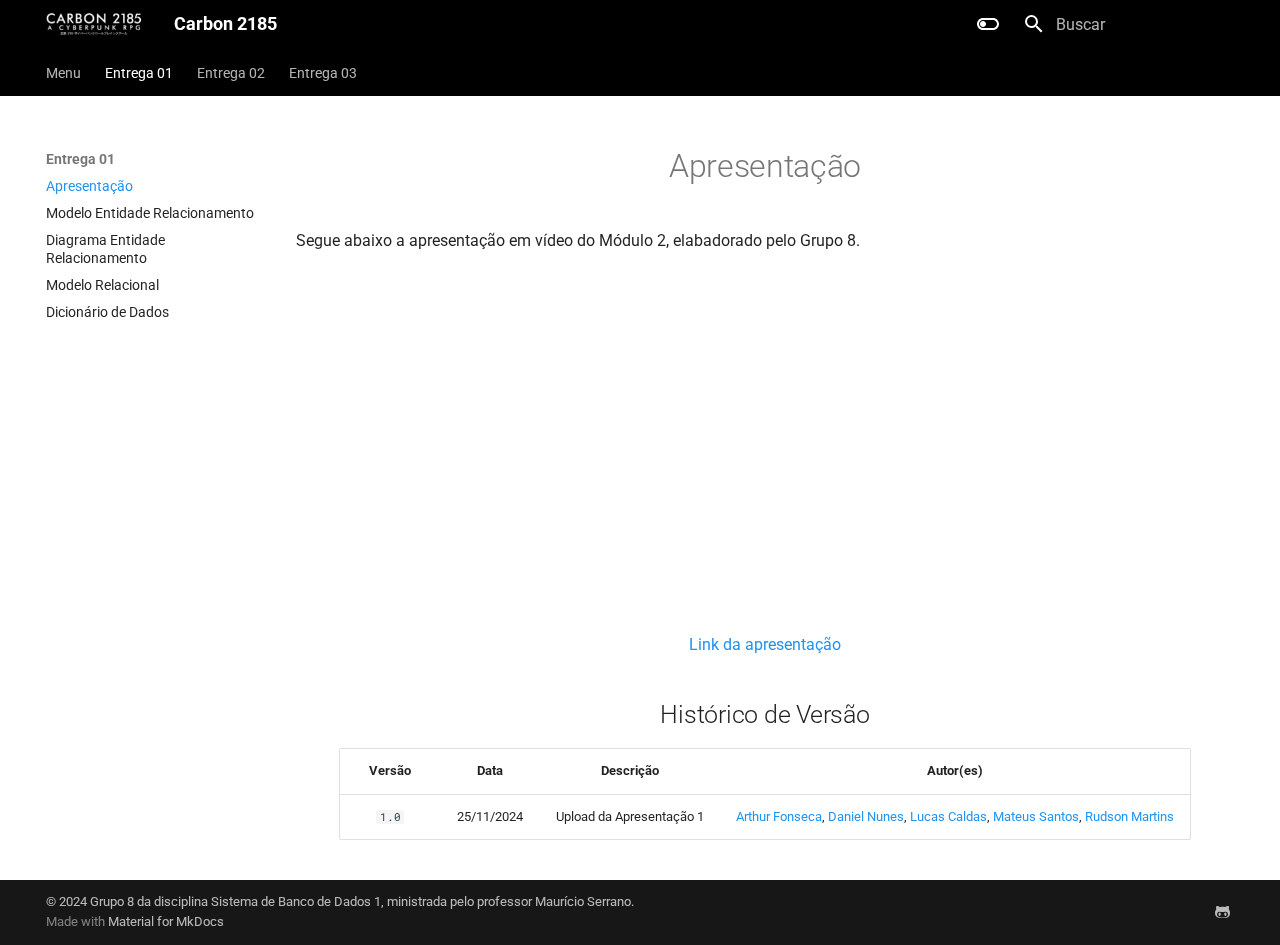
<file: entrega-1/Apresentação/index.html>
<!doctype html>
<html lang="pt" class="no-js">
  <head>
    
      <meta charset="utf-8">
      <meta name="viewport" content="width=device-width,initial-scale=1">
      
      
      
        <link rel="canonical" href="https://sbd1.github.io/2024.2-Carbon-2185/entrega-1/Apresenta%C3%A7%C3%A3o/">
      
      
        <link rel="prev" href="../..">
      
      
        <link rel="next" href="../MER/">
      
      
      <link rel="icon" href="../../img/favicon-16x16.png">
      <meta name="generator" content="mkdocs-1.6.1, mkdocs-material-9.6.4">
    
    
      
        <title>Apresentação - Carbon 2185</title>
      
    
    
      <link rel="stylesheet" href="../../assets/stylesheets/main.8608ea7d.min.css">
      
        
        <link rel="stylesheet" href="../../assets/stylesheets/palette.06af60db.min.css">
      
      


    
    
      
    
    
      
        
        
        <link rel="preconnect" href="https://fonts.gstatic.com" crossorigin>
        <link rel="stylesheet" href="https://fonts.googleapis.com/css?family=Roboto:300,300i,400,400i,700,700i%7CRoboto+Mono:400,400i,700,700i&display=fallback">
        <style>:root{--md-text-font:"Roboto";--md-code-font:"Roboto Mono"}</style>
      
    
    
      <link rel="stylesheet" href="../../css/extra.css">
    
    <script>__md_scope=new URL("../..",location),__md_hash=e=>[...e].reduce(((e,_)=>(e<<5)-e+_.charCodeAt(0)),0),__md_get=(e,_=localStorage,t=__md_scope)=>JSON.parse(_.getItem(t.pathname+"."+e)),__md_set=(e,_,t=localStorage,a=__md_scope)=>{try{t.setItem(a.pathname+"."+e,JSON.stringify(_))}catch(e){}}</script>
    
      

    
    
      
        <meta  property="og:type"  content="website" >
      
        <meta  property="og:title"  content="Apresentação - Carbon 2185" >
      
        <meta  property="og:description"  content="None" >
      
        <meta  property="og:image"  content="https://sbd1.github.io/2024.2-Carbon-2185/assets/images/social/entrega-1/Apresentação.png" >
      
        <meta  property="og:image:type"  content="image/png" >
      
        <meta  property="og:image:width"  content="1200" >
      
        <meta  property="og:image:height"  content="630" >
      
        <meta  property="og:url"  content="https://sbd1.github.io/2024.2-Carbon-2185/entrega-1/Apresenta%C3%A7%C3%A3o/" >
      
        <meta  name="twitter:card"  content="summary_large_image" >
      
        <meta  name="twitter:title"  content="Apresentação - Carbon 2185" >
      
        <meta  name="twitter:description"  content="None" >
      
        <meta  name="twitter:image"  content="https://sbd1.github.io/2024.2-Carbon-2185/assets/images/social/entrega-1/Apresentação.png" >
      
    
    
  </head>
  
  
    
    
      
    
    
    
    
    <body dir="ltr" data-md-color-scheme="default" data-md-color-primary="blue" data-md-color-accent="white">
  
    
    <input class="md-toggle" data-md-toggle="drawer" type="checkbox" id="__drawer" autocomplete="off">
    <input class="md-toggle" data-md-toggle="search" type="checkbox" id="__search" autocomplete="off">
    <label class="md-overlay" for="__drawer"></label>
    <div data-md-component="skip">
      
        
        <a href="#apresentacao" class="md-skip">
          Ir para o conteúdo
        </a>
      
    </div>
    <div data-md-component="announce">
      
    </div>
    
    
      

<header class="md-header" data-md-component="header">
  <nav class="md-header__inner md-grid" aria-label="Cabeçalho">
    <a href="../.." title="Carbon 2185" class="md-header__button md-logo" aria-label="Carbon 2185" data-md-component="logo">
      
  <img src="../../img/carbonlogowhite.png" alt="logo">

    </a>
    <label class="md-header__button md-icon" for="__drawer">
      
      <svg xmlns="http://www.w3.org/2000/svg" viewBox="0 0 24 24"><path d="M3 6h18v2H3zm0 5h18v2H3zm0 5h18v2H3z"/></svg>
    </label>
    <div class="md-header__title" data-md-component="header-title">
      <div class="md-header__ellipsis">
        <div class="md-header__topic">
          <span class="md-ellipsis">
            Carbon 2185
          </span>
        </div>
        <div class="md-header__topic" data-md-component="header-topic">
          <span class="md-ellipsis">
            
              Apresentação
            
          </span>
        </div>
      </div>
    </div>
    
      
        <form class="md-header__option" data-md-component="palette">
  
    
    
    
    <input class="md-option" data-md-color-media="" data-md-color-scheme="default" data-md-color-primary="blue" data-md-color-accent="white"  aria-label="Switch to dark mode"  type="radio" name="__palette" id="__palette_0">
    
      <label class="md-header__button md-icon" title="Switch to dark mode" for="__palette_1" hidden>
        <svg xmlns="http://www.w3.org/2000/svg" viewBox="0 0 24 24"><path d="M17 6H7c-3.31 0-6 2.69-6 6s2.69 6 6 6h10c3.31 0 6-2.69 6-6s-2.69-6-6-6m0 10H7c-2.21 0-4-1.79-4-4s1.79-4 4-4h10c2.21 0 4 1.79 4 4s-1.79 4-4 4M7 9c-1.66 0-3 1.34-3 3s1.34 3 3 3 3-1.34 3-3-1.34-3-3-3"/></svg>
      </label>
    
  
    
    
    
    <input class="md-option" data-md-color-media="" data-md-color-scheme="slate" data-md-color-primary="blue" data-md-color-accent="white"  aria-label="Switch to light mode"  type="radio" name="__palette" id="__palette_1">
    
      <label class="md-header__button md-icon" title="Switch to light mode" for="__palette_0" hidden>
        <svg xmlns="http://www.w3.org/2000/svg" viewBox="0 0 24 24"><path d="M17 7H7a5 5 0 0 0-5 5 5 5 0 0 0 5 5h10a5 5 0 0 0 5-5 5 5 0 0 0-5-5m0 8a3 3 0 0 1-3-3 3 3 0 0 1 3-3 3 3 0 0 1 3 3 3 3 0 0 1-3 3"/></svg>
      </label>
    
  
</form>
      
    
    
      <script>var palette=__md_get("__palette");if(palette&&palette.color){if("(prefers-color-scheme)"===palette.color.media){var media=matchMedia("(prefers-color-scheme: light)"),input=document.querySelector(media.matches?"[data-md-color-media='(prefers-color-scheme: light)']":"[data-md-color-media='(prefers-color-scheme: dark)']");palette.color.media=input.getAttribute("data-md-color-media"),palette.color.scheme=input.getAttribute("data-md-color-scheme"),palette.color.primary=input.getAttribute("data-md-color-primary"),palette.color.accent=input.getAttribute("data-md-color-accent")}for(var[key,value]of Object.entries(palette.color))document.body.setAttribute("data-md-color-"+key,value)}</script>
    
    
    
      <label class="md-header__button md-icon" for="__search">
        
        <svg xmlns="http://www.w3.org/2000/svg" viewBox="0 0 24 24"><path d="M9.5 3A6.5 6.5 0 0 1 16 9.5c0 1.61-.59 3.09-1.56 4.23l.27.27h.79l5 5-1.5 1.5-5-5v-.79l-.27-.27A6.52 6.52 0 0 1 9.5 16 6.5 6.5 0 0 1 3 9.5 6.5 6.5 0 0 1 9.5 3m0 2C7 5 5 7 5 9.5S7 14 9.5 14 14 12 14 9.5 12 5 9.5 5"/></svg>
      </label>
      <div class="md-search" data-md-component="search" role="dialog">
  <label class="md-search__overlay" for="__search"></label>
  <div class="md-search__inner" role="search">
    <form class="md-search__form" name="search">
      <input type="text" class="md-search__input" name="query" aria-label="Buscar" placeholder="Buscar" autocapitalize="off" autocorrect="off" autocomplete="off" spellcheck="false" data-md-component="search-query" required>
      <label class="md-search__icon md-icon" for="__search">
        
        <svg xmlns="http://www.w3.org/2000/svg" viewBox="0 0 24 24"><path d="M9.5 3A6.5 6.5 0 0 1 16 9.5c0 1.61-.59 3.09-1.56 4.23l.27.27h.79l5 5-1.5 1.5-5-5v-.79l-.27-.27A6.52 6.52 0 0 1 9.5 16 6.5 6.5 0 0 1 3 9.5 6.5 6.5 0 0 1 9.5 3m0 2C7 5 5 7 5 9.5S7 14 9.5 14 14 12 14 9.5 12 5 9.5 5"/></svg>
        
        <svg xmlns="http://www.w3.org/2000/svg" viewBox="0 0 24 24"><path d="M20 11v2H8l5.5 5.5-1.42 1.42L4.16 12l7.92-7.92L13.5 5.5 8 11z"/></svg>
      </label>
      <nav class="md-search__options" aria-label="Pesquisar">
        
        <button type="reset" class="md-search__icon md-icon" title="Limpar" aria-label="Limpar" tabindex="-1">
          
          <svg xmlns="http://www.w3.org/2000/svg" viewBox="0 0 24 24"><path d="M19 6.41 17.59 5 12 10.59 6.41 5 5 6.41 10.59 12 5 17.59 6.41 19 12 13.41 17.59 19 19 17.59 13.41 12z"/></svg>
        </button>
      </nav>
      
        <div class="md-search__suggest" data-md-component="search-suggest"></div>
      
    </form>
    <div class="md-search__output">
      <div class="md-search__scrollwrap" tabindex="0" data-md-scrollfix>
        <div class="md-search-result" data-md-component="search-result">
          <div class="md-search-result__meta">
            Inicializando a pesquisa
          </div>
          <ol class="md-search-result__list" role="presentation"></ol>
        </div>
      </div>
    </div>
  </div>
</div>
    
    
  </nav>
  
</header>
    
    <div class="md-container" data-md-component="container">
      
      
        
          
            
<nav class="md-tabs" aria-label="Abas" data-md-component="tabs">
  <div class="md-grid">
    <ul class="md-tabs__list">
      
        
  
  
  
    <li class="md-tabs__item">
      <a href="../.." class="md-tabs__link">
        
  
    
  
  Menu

      </a>
    </li>
  

      
        
  
  
    
  
  
    
    
      <li class="md-tabs__item md-tabs__item--active">
        <a href="./" class="md-tabs__link">
          
  
  Entrega 01

        </a>
      </li>
    
  

      
        
  
  
  
    
    
      <li class="md-tabs__item">
        <a href="../../entrega-2/Apresenta%C3%A7%C3%A3o/" class="md-tabs__link">
          
  
  Entrega 02

        </a>
      </li>
    
  

      
        
  
  
  
    
    
      <li class="md-tabs__item">
        <a href="../../entrega-3/Apresenta%C3%A7%C3%A3o/" class="md-tabs__link">
          
  
  Entrega 03

        </a>
      </li>
    
  

      
    </ul>
  </div>
</nav>
          
        
      
      <main class="md-main" data-md-component="main">
        <div class="md-main__inner md-grid">
          
            
              
              <div class="md-sidebar md-sidebar--primary" data-md-component="sidebar" data-md-type="navigation" >
                <div class="md-sidebar__scrollwrap">
                  <div class="md-sidebar__inner">
                    


  


  

<nav class="md-nav md-nav--primary md-nav--lifted md-nav--integrated" aria-label="Navegação" data-md-level="0">
  <label class="md-nav__title" for="__drawer">
    <a href="../.." title="Carbon 2185" class="md-nav__button md-logo" aria-label="Carbon 2185" data-md-component="logo">
      
  <img src="../../img/carbonlogowhite.png" alt="logo">

    </a>
    Carbon 2185
  </label>
  
  <ul class="md-nav__list" data-md-scrollfix>
    
      
      
  
  
  
  
    <li class="md-nav__item">
      <a href="../.." class="md-nav__link">
        
  
  <span class="md-ellipsis">
    Menu
    
  </span>
  

      </a>
    </li>
  

    
      
      
  
  
    
  
  
  
    
    
    
      
        
        
      
      
        
      
    
    
    <li class="md-nav__item md-nav__item--active md-nav__item--section md-nav__item--nested">
      
        
        
        <input class="md-nav__toggle md-toggle " type="checkbox" id="__nav_2" checked>
        
          
          <label class="md-nav__link" for="__nav_2" id="__nav_2_label" tabindex="">
            
  
  <span class="md-ellipsis">
    Entrega 01
    
  </span>
  

            <span class="md-nav__icon md-icon"></span>
          </label>
        
        <nav class="md-nav" data-md-level="1" aria-labelledby="__nav_2_label" aria-expanded="true">
          <label class="md-nav__title" for="__nav_2">
            <span class="md-nav__icon md-icon"></span>
            Entrega 01
          </label>
          <ul class="md-nav__list" data-md-scrollfix>
            
              
                
  
  
    
  
  
  
    <li class="md-nav__item md-nav__item--active">
      
      <input class="md-nav__toggle md-toggle" type="checkbox" id="__toc">
      
      
        
      
      
      <a href="./" class="md-nav__link md-nav__link--active">
        
  
  <span class="md-ellipsis">
    Apresentação
    
  </span>
  

      </a>
      
    </li>
  

              
            
              
                
  
  
  
  
    <li class="md-nav__item">
      <a href="../MER/" class="md-nav__link">
        
  
  <span class="md-ellipsis">
    Modelo Entidade Relacionamento
    
  </span>
  

      </a>
    </li>
  

              
            
              
                
  
  
  
  
    <li class="md-nav__item">
      <a href="../DER/" class="md-nav__link">
        
  
  <span class="md-ellipsis">
    Diagrama Entidade Relacionamento
    
  </span>
  

      </a>
    </li>
  

              
            
              
                
  
  
  
  
    <li class="md-nav__item">
      <a href="../ModeloRelacional/" class="md-nav__link">
        
  
  <span class="md-ellipsis">
    Modelo Relacional
    
  </span>
  

      </a>
    </li>
  

              
            
              
                
  
  
  
  
    <li class="md-nav__item">
      <a href="../DD/" class="md-nav__link">
        
  
  <span class="md-ellipsis">
    Dicionário de Dados
    
  </span>
  

      </a>
    </li>
  

              
            
          </ul>
        </nav>
      
    </li>
  

    
      
      
  
  
  
  
    
    
    
      
      
        
      
    
    
    <li class="md-nav__item md-nav__item--nested">
      
        
        
        <input class="md-nav__toggle md-toggle " type="checkbox" id="__nav_3" >
        
          
          <label class="md-nav__link" for="__nav_3" id="__nav_3_label" tabindex="0">
            
  
  <span class="md-ellipsis">
    Entrega 02
    
  </span>
  

            <span class="md-nav__icon md-icon"></span>
          </label>
        
        <nav class="md-nav" data-md-level="1" aria-labelledby="__nav_3_label" aria-expanded="false">
          <label class="md-nav__title" for="__nav_3">
            <span class="md-nav__icon md-icon"></span>
            Entrega 02
          </label>
          <ul class="md-nav__list" data-md-scrollfix>
            
              
                
  
  
  
  
    <li class="md-nav__item">
      <a href="../../entrega-2/Apresenta%C3%A7%C3%A3o/" class="md-nav__link">
        
  
  <span class="md-ellipsis">
    Apresentação
    
  </span>
  

      </a>
    </li>
  

              
            
              
                
  
  
  
  
    <li class="md-nav__item">
      <a href="../../entrega-2/AlgebraRelacional/" class="md-nav__link">
        
  
  <span class="md-ellipsis">
    Algebra Relacional
    
  </span>
  

      </a>
    </li>
  

              
            
              
                
  
  
  
  
    <li class="md-nav__item">
      <a href="../../entrega-2/Normaliza%C3%A7%C3%A3o/" class="md-nav__link">
        
  
  <span class="md-ellipsis">
    Normalização
    
  </span>
  

      </a>
    </li>
  

              
            
              
                
  
  
  
  
    <li class="md-nav__item">
      <a href="../../entrega-2/DDL/" class="md-nav__link">
        
  
  <span class="md-ellipsis">
    DDL
    
  </span>
  

      </a>
    </li>
  

              
            
              
                
  
  
  
  
    <li class="md-nav__item">
      <a href="../../entrega-2/DML/" class="md-nav__link">
        
  
  <span class="md-ellipsis">
    DML
    
  </span>
  

      </a>
    </li>
  

              
            
              
                
  
  
  
  
    <li class="md-nav__item">
      <a href="../../entrega-2/DQL/" class="md-nav__link">
        
  
  <span class="md-ellipsis">
    DQL
    
  </span>
  

      </a>
    </li>
  

              
            
          </ul>
        </nav>
      
    </li>
  

    
      
      
  
  
  
  
    
    
    
      
      
        
      
    
    
    <li class="md-nav__item md-nav__item--nested">
      
        
        
        <input class="md-nav__toggle md-toggle " type="checkbox" id="__nav_4" >
        
          
          <label class="md-nav__link" for="__nav_4" id="__nav_4_label" tabindex="0">
            
  
  <span class="md-ellipsis">
    Entrega 03
    
  </span>
  

            <span class="md-nav__icon md-icon"></span>
          </label>
        
        <nav class="md-nav" data-md-level="1" aria-labelledby="__nav_4_label" aria-expanded="false">
          <label class="md-nav__title" for="__nav_4">
            <span class="md-nav__icon md-icon"></span>
            Entrega 03
          </label>
          <ul class="md-nav__list" data-md-scrollfix>
            
              
                
  
  
  
  
    <li class="md-nav__item">
      <a href="../../entrega-3/Apresenta%C3%A7%C3%A3o/" class="md-nav__link">
        
  
  <span class="md-ellipsis">
    Apresentação
    
  </span>
  

      </a>
    </li>
  

              
            
              
                
  
  
  
  
    <li class="md-nav__item">
      <a href="../../entrega-3/Apresenta%C3%A7%C3%A3o2/" class="md-nav__link">
        
  
  <span class="md-ellipsis">
    Apresentação com melhorias
    
  </span>
  

      </a>
    </li>
  

              
            
          </ul>
        </nav>
      
    </li>
  

    
  </ul>
</nav>
                  </div>
                </div>
              </div>
            
            
          
          
            <div class="md-content" data-md-component="content">
              <article class="md-content__inner md-typeset">
                
                  



<h1 id="apresentacao"><center>Apresentação</center></h1>
<p>Segue abaixo a apresentação em vídeo do Módulo 2, elabadorado pelo Grupo 8.</p>
<h1 id="_1"></h1>
<p><center></p>
<iframe width="560" height="315" src="https://www.youtube.com/embed/N8sSPf_GXVY?si=-8fE8Q6Bx5jae-Ov" title="YouTube video player" frameborder="0" allow="accelerometer; autoplay; clipboard-write; encrypted-media; gyroscope; picture-in-picture; web-share" referrerpolicy="strict-origin-when-cross-origin" allowfullscreen></iframe>

<p><a href="https://youtu.be/N8sSPf_GXVY">Link da apresentação</a></p>
<p></center></p>
<p><center></p>
<h2 id="historico-de-versao">Histórico de Versão</h2>
<table>
<thead>
<tr>
<th style="text-align: center;">Versão</th>
<th style="text-align: center;">Data</th>
<th style="text-align: center;">Descrição</th>
<th style="text-align: center;">Autor(es)</th>
</tr>
</thead>
<tbody>
<tr>
<td style="text-align: center;"><code>1.0</code></td>
<td style="text-align: center;">25/11/2024</td>
<td style="text-align: center;">Upload da Apresentação 1</td>
<td style="text-align: center;"><a href="https://github.com/arthrfonsecaa">Arthur Fonseca</a>, <a href="https://github.com/DanNunes777">Daniel Nunes</a>, <a href="https://github.com/lucascaldasb">Lucas Caldas</a>, <a href="https://github.com/14luke08">Mateus Santos</a>, <a href="https://github.com/RudsonMartin">Rudson Martins</a></td>
</tr>
</tbody>
</table>
<p></center></p>







  
  






                
              </article>
            </div>
          
          
  <script>var tabs=__md_get("__tabs");if(Array.isArray(tabs))e:for(var set of document.querySelectorAll(".tabbed-set")){var labels=set.querySelector(".tabbed-labels");for(var tab of tabs)for(var label of labels.getElementsByTagName("label"))if(label.innerText.trim()===tab){var input=document.getElementById(label.htmlFor);input.checked=!0;continue e}}</script>

<script>var target=document.getElementById(location.hash.slice(1));target&&target.name&&(target.checked=target.name.startsWith("__tabbed_"))</script>
        </div>
        
          <button type="button" class="md-top md-icon" data-md-component="top" hidden>
  
  <svg xmlns="http://www.w3.org/2000/svg" viewBox="0 0 24 24"><path d="M13 20h-2V8l-5.5 5.5-1.42-1.42L12 4.16l7.92 7.92-1.42 1.42L13 8z"/></svg>
  Voltar ao topo
</button>
        
      </main>
      
        <footer class="md-footer">
  
  <div class="md-footer-meta md-typeset">
    <div class="md-footer-meta__inner md-grid">
      <div class="md-copyright">
  
    <div class="md-copyright__highlight">
      &copy; 2024 <a href="https://github.com/SBD1/2024.2-Carbon-2185"  target="_blank" rel="noopener">Grupo 8 da disciplina Sistema de Banco de Dados 1, ministrada pelo professor Maurício Serrano.</a>

    </div>
  
  
    Made with
    <a href="https://squidfunk.github.io/mkdocs-material/" target="_blank" rel="noopener">
      Material for MkDocs
    </a>
  
</div>
      
        <div class="md-social">
  
    
    
    
    
      
      
    
    <a href="https://github.com/SBD1/2024.2-Carbon-2185" target="_blank" rel="noopener" title="github.com" class="md-social__link">
      <svg xmlns="http://www.w3.org/2000/svg" viewBox="0 0 480 512"><!--! Font Awesome Free 6.7.2 by @fontawesome - https://fontawesome.com License - https://fontawesome.com/license/free (Icons: CC BY 4.0, Fonts: SIL OFL 1.1, Code: MIT License) Copyright 2024 Fonticons, Inc.--><path d="M186.1 328.7c0 20.9-10.9 55.1-36.7 55.1s-36.7-34.2-36.7-55.1 10.9-55.1 36.7-55.1 36.7 34.2 36.7 55.1M480 278.2c0 31.9-3.2 65.7-17.5 95-37.9 76.6-142.1 74.8-216.7 74.8-75.8 0-186.2 2.7-225.6-74.8-14.6-29-20.2-63.1-20.2-95 0-41.9 13.9-81.5 41.5-113.6-5.2-15.8-7.7-32.4-7.7-48.8 0-21.5 4.9-32.3 14.6-51.8 45.3 0 74.3 9 108.8 36 29-6.9 58.8-10 88.7-10 27 0 54.2 2.9 80.4 9.2 34-26.7 63-35.2 107.8-35.2 9.8 19.5 14.6 30.3 14.6 51.8 0 16.4-2.6 32.7-7.7 48.2 27.5 32.4 39 72.3 39 114.2m-64.3 50.5c0-43.9-26.7-82.6-73.5-82.6-18.9 0-37 3.4-56 6-14.9 2.3-29.8 3.2-45.1 3.2-15.2 0-30.1-.9-45.1-3.2-18.7-2.6-37-6-56-6-46.8 0-73.5 38.7-73.5 82.6 0 87.8 80.4 101.3 150.4 101.3h48.2c70.3 0 150.6-13.4 150.6-101.3m-82.6-55.1c-25.8 0-36.7 34.2-36.7 55.1s10.9 55.1 36.7 55.1 36.7-34.2 36.7-55.1-10.9-55.1-36.7-55.1"/></svg>
    </a>
  
</div>
      
    </div>
  </div>
</footer>
      
    </div>
    <div class="md-dialog" data-md-component="dialog">
      <div class="md-dialog__inner md-typeset"></div>
    </div>
    
    
    <script id="__config" type="application/json">{"base": "../..", "features": ["navigation.tabs", "navigation.sections", "toc.integrate", "navigation.top", "search.suggest", "search.highlight", "content.tabs.link", "content.code.annotation", "content.code.copy"], "search": "../../assets/javascripts/workers/search.f8cc74c7.min.js", "translations": {"clipboard.copied": "Copiado para \u00e1rea de transfer\u00eancia", "clipboard.copy": "Copiar para \u00e1rea de transfer\u00eancia", "search.result.more.one": "Mais 1 nesta p\u00e1gina", "search.result.more.other": "Mais # nesta p\u00e1gina", "search.result.none": "Nenhum resultado encontrado", "search.result.one": "1 resultado encontrado", "search.result.other": "# resultados encontrados", "search.result.placeholder": "Digite para iniciar a busca", "search.result.term.missing": "Ausente", "select.version": "Selecione a vers\u00e3o"}}</script>
    
    
      <script src="../../assets/javascripts/bundle.f1b6f286.min.js"></script>
      
    
  </body>
</html>
</file>
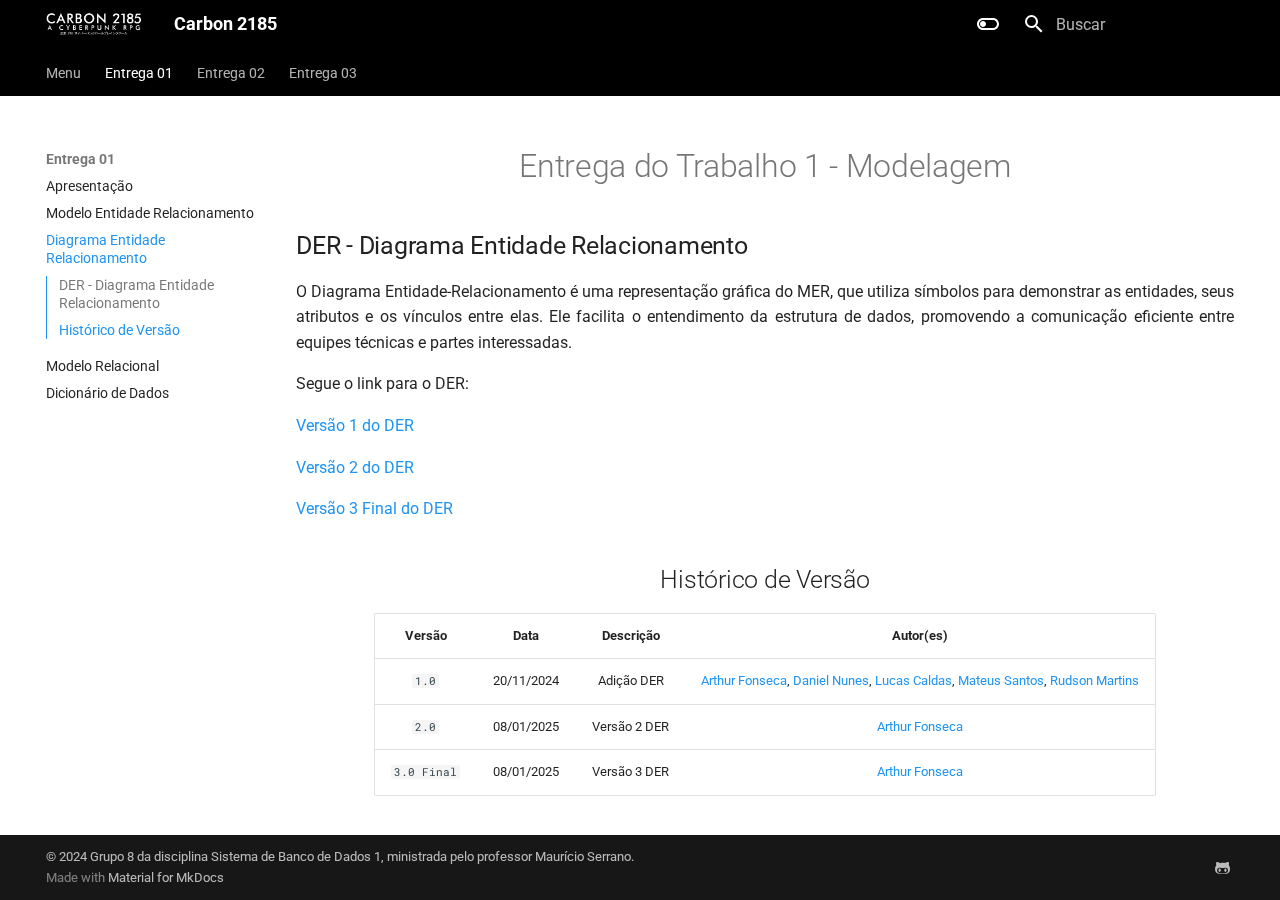
<file: entrega-1/DER/index.html>
<!doctype html>
<html lang="pt" class="no-js">
  <head>
    
      <meta charset="utf-8">
      <meta name="viewport" content="width=device-width,initial-scale=1">
      
      
      
        <link rel="canonical" href="https://sbd1.github.io/2024.2-Carbon-2185/entrega-1/DER/">
      
      
        <link rel="prev" href="../MER/">
      
      
        <link rel="next" href="../ModeloRelacional/">
      
      
      <link rel="icon" href="../../img/favicon-16x16.png">
      <meta name="generator" content="mkdocs-1.6.1, mkdocs-material-9.6.4">
    
    
      
        <title>Diagrama Entidade Relacionamento - Carbon 2185</title>
      
    
    
      <link rel="stylesheet" href="../../assets/stylesheets/main.8608ea7d.min.css">
      
        
        <link rel="stylesheet" href="../../assets/stylesheets/palette.06af60db.min.css">
      
      


    
    
      
    
    
      
        
        
        <link rel="preconnect" href="https://fonts.gstatic.com" crossorigin>
        <link rel="stylesheet" href="https://fonts.googleapis.com/css?family=Roboto:300,300i,400,400i,700,700i%7CRoboto+Mono:400,400i,700,700i&display=fallback">
        <style>:root{--md-text-font:"Roboto";--md-code-font:"Roboto Mono"}</style>
      
    
    
      <link rel="stylesheet" href="../../css/extra.css">
    
    <script>__md_scope=new URL("../..",location),__md_hash=e=>[...e].reduce(((e,_)=>(e<<5)-e+_.charCodeAt(0)),0),__md_get=(e,_=localStorage,t=__md_scope)=>JSON.parse(_.getItem(t.pathname+"."+e)),__md_set=(e,_,t=localStorage,a=__md_scope)=>{try{t.setItem(a.pathname+"."+e,JSON.stringify(_))}catch(e){}}</script>
    
      

    
    
      
        <meta  property="og:type"  content="website" >
      
        <meta  property="og:title"  content="Diagrama Entidade Relacionamento - Carbon 2185" >
      
        <meta  property="og:description"  content="None" >
      
        <meta  property="og:image"  content="https://sbd1.github.io/2024.2-Carbon-2185/assets/images/social/entrega-1/DER.png" >
      
        <meta  property="og:image:type"  content="image/png" >
      
        <meta  property="og:image:width"  content="1200" >
      
        <meta  property="og:image:height"  content="630" >
      
        <meta  property="og:url"  content="https://sbd1.github.io/2024.2-Carbon-2185/entrega-1/DER/" >
      
        <meta  name="twitter:card"  content="summary_large_image" >
      
        <meta  name="twitter:title"  content="Diagrama Entidade Relacionamento - Carbon 2185" >
      
        <meta  name="twitter:description"  content="None" >
      
        <meta  name="twitter:image"  content="https://sbd1.github.io/2024.2-Carbon-2185/assets/images/social/entrega-1/DER.png" >
      
    
    
  </head>
  
  
    
    
      
    
    
    
    
    <body dir="ltr" data-md-color-scheme="default" data-md-color-primary="blue" data-md-color-accent="white">
  
    
    <input class="md-toggle" data-md-toggle="drawer" type="checkbox" id="__drawer" autocomplete="off">
    <input class="md-toggle" data-md-toggle="search" type="checkbox" id="__search" autocomplete="off">
    <label class="md-overlay" for="__drawer"></label>
    <div data-md-component="skip">
      
        
        <a href="#entrega-do-trabalho-1-modelagem" class="md-skip">
          Ir para o conteúdo
        </a>
      
    </div>
    <div data-md-component="announce">
      
    </div>
    
    
      

<header class="md-header" data-md-component="header">
  <nav class="md-header__inner md-grid" aria-label="Cabeçalho">
    <a href="../.." title="Carbon 2185" class="md-header__button md-logo" aria-label="Carbon 2185" data-md-component="logo">
      
  <img src="../../img/carbonlogowhite.png" alt="logo">

    </a>
    <label class="md-header__button md-icon" for="__drawer">
      
      <svg xmlns="http://www.w3.org/2000/svg" viewBox="0 0 24 24"><path d="M3 6h18v2H3zm0 5h18v2H3zm0 5h18v2H3z"/></svg>
    </label>
    <div class="md-header__title" data-md-component="header-title">
      <div class="md-header__ellipsis">
        <div class="md-header__topic">
          <span class="md-ellipsis">
            Carbon 2185
          </span>
        </div>
        <div class="md-header__topic" data-md-component="header-topic">
          <span class="md-ellipsis">
            
              Diagrama Entidade Relacionamento
            
          </span>
        </div>
      </div>
    </div>
    
      
        <form class="md-header__option" data-md-component="palette">
  
    
    
    
    <input class="md-option" data-md-color-media="" data-md-color-scheme="default" data-md-color-primary="blue" data-md-color-accent="white"  aria-label="Switch to dark mode"  type="radio" name="__palette" id="__palette_0">
    
      <label class="md-header__button md-icon" title="Switch to dark mode" for="__palette_1" hidden>
        <svg xmlns="http://www.w3.org/2000/svg" viewBox="0 0 24 24"><path d="M17 6H7c-3.31 0-6 2.69-6 6s2.69 6 6 6h10c3.31 0 6-2.69 6-6s-2.69-6-6-6m0 10H7c-2.21 0-4-1.79-4-4s1.79-4 4-4h10c2.21 0 4 1.79 4 4s-1.79 4-4 4M7 9c-1.66 0-3 1.34-3 3s1.34 3 3 3 3-1.34 3-3-1.34-3-3-3"/></svg>
      </label>
    
  
    
    
    
    <input class="md-option" data-md-color-media="" data-md-color-scheme="slate" data-md-color-primary="blue" data-md-color-accent="white"  aria-label="Switch to light mode"  type="radio" name="__palette" id="__palette_1">
    
      <label class="md-header__button md-icon" title="Switch to light mode" for="__palette_0" hidden>
        <svg xmlns="http://www.w3.org/2000/svg" viewBox="0 0 24 24"><path d="M17 7H7a5 5 0 0 0-5 5 5 5 0 0 0 5 5h10a5 5 0 0 0 5-5 5 5 0 0 0-5-5m0 8a3 3 0 0 1-3-3 3 3 0 0 1 3-3 3 3 0 0 1 3 3 3 3 0 0 1-3 3"/></svg>
      </label>
    
  
</form>
      
    
    
      <script>var palette=__md_get("__palette");if(palette&&palette.color){if("(prefers-color-scheme)"===palette.color.media){var media=matchMedia("(prefers-color-scheme: light)"),input=document.querySelector(media.matches?"[data-md-color-media='(prefers-color-scheme: light)']":"[data-md-color-media='(prefers-color-scheme: dark)']");palette.color.media=input.getAttribute("data-md-color-media"),palette.color.scheme=input.getAttribute("data-md-color-scheme"),palette.color.primary=input.getAttribute("data-md-color-primary"),palette.color.accent=input.getAttribute("data-md-color-accent")}for(var[key,value]of Object.entries(palette.color))document.body.setAttribute("data-md-color-"+key,value)}</script>
    
    
    
      <label class="md-header__button md-icon" for="__search">
        
        <svg xmlns="http://www.w3.org/2000/svg" viewBox="0 0 24 24"><path d="M9.5 3A6.5 6.5 0 0 1 16 9.5c0 1.61-.59 3.09-1.56 4.23l.27.27h.79l5 5-1.5 1.5-5-5v-.79l-.27-.27A6.52 6.52 0 0 1 9.5 16 6.5 6.5 0 0 1 3 9.5 6.5 6.5 0 0 1 9.5 3m0 2C7 5 5 7 5 9.5S7 14 9.5 14 14 12 14 9.5 12 5 9.5 5"/></svg>
      </label>
      <div class="md-search" data-md-component="search" role="dialog">
  <label class="md-search__overlay" for="__search"></label>
  <div class="md-search__inner" role="search">
    <form class="md-search__form" name="search">
      <input type="text" class="md-search__input" name="query" aria-label="Buscar" placeholder="Buscar" autocapitalize="off" autocorrect="off" autocomplete="off" spellcheck="false" data-md-component="search-query" required>
      <label class="md-search__icon md-icon" for="__search">
        
        <svg xmlns="http://www.w3.org/2000/svg" viewBox="0 0 24 24"><path d="M9.5 3A6.5 6.5 0 0 1 16 9.5c0 1.61-.59 3.09-1.56 4.23l.27.27h.79l5 5-1.5 1.5-5-5v-.79l-.27-.27A6.52 6.52 0 0 1 9.5 16 6.5 6.5 0 0 1 3 9.5 6.5 6.5 0 0 1 9.5 3m0 2C7 5 5 7 5 9.5S7 14 9.5 14 14 12 14 9.5 12 5 9.5 5"/></svg>
        
        <svg xmlns="http://www.w3.org/2000/svg" viewBox="0 0 24 24"><path d="M20 11v2H8l5.5 5.5-1.42 1.42L4.16 12l7.92-7.92L13.5 5.5 8 11z"/></svg>
      </label>
      <nav class="md-search__options" aria-label="Pesquisar">
        
        <button type="reset" class="md-search__icon md-icon" title="Limpar" aria-label="Limpar" tabindex="-1">
          
          <svg xmlns="http://www.w3.org/2000/svg" viewBox="0 0 24 24"><path d="M19 6.41 17.59 5 12 10.59 6.41 5 5 6.41 10.59 12 5 17.59 6.41 19 12 13.41 17.59 19 19 17.59 13.41 12z"/></svg>
        </button>
      </nav>
      
        <div class="md-search__suggest" data-md-component="search-suggest"></div>
      
    </form>
    <div class="md-search__output">
      <div class="md-search__scrollwrap" tabindex="0" data-md-scrollfix>
        <div class="md-search-result" data-md-component="search-result">
          <div class="md-search-result__meta">
            Inicializando a pesquisa
          </div>
          <ol class="md-search-result__list" role="presentation"></ol>
        </div>
      </div>
    </div>
  </div>
</div>
    
    
  </nav>
  
</header>
    
    <div class="md-container" data-md-component="container">
      
      
        
          
            
<nav class="md-tabs" aria-label="Abas" data-md-component="tabs">
  <div class="md-grid">
    <ul class="md-tabs__list">
      
        
  
  
  
    <li class="md-tabs__item">
      <a href="../.." class="md-tabs__link">
        
  
    
  
  Menu

      </a>
    </li>
  

      
        
  
  
    
  
  
    
    
      <li class="md-tabs__item md-tabs__item--active">
        <a href="../Apresenta%C3%A7%C3%A3o/" class="md-tabs__link">
          
  
  Entrega 01

        </a>
      </li>
    
  

      
        
  
  
  
    
    
      <li class="md-tabs__item">
        <a href="../../entrega-2/Apresenta%C3%A7%C3%A3o/" class="md-tabs__link">
          
  
  Entrega 02

        </a>
      </li>
    
  

      
        
  
  
  
    
    
      <li class="md-tabs__item">
        <a href="../../entrega-3/Apresenta%C3%A7%C3%A3o/" class="md-tabs__link">
          
  
  Entrega 03

        </a>
      </li>
    
  

      
    </ul>
  </div>
</nav>
          
        
      
      <main class="md-main" data-md-component="main">
        <div class="md-main__inner md-grid">
          
            
              
              <div class="md-sidebar md-sidebar--primary" data-md-component="sidebar" data-md-type="navigation" >
                <div class="md-sidebar__scrollwrap">
                  <div class="md-sidebar__inner">
                    


  


  

<nav class="md-nav md-nav--primary md-nav--lifted md-nav--integrated" aria-label="Navegação" data-md-level="0">
  <label class="md-nav__title" for="__drawer">
    <a href="../.." title="Carbon 2185" class="md-nav__button md-logo" aria-label="Carbon 2185" data-md-component="logo">
      
  <img src="../../img/carbonlogowhite.png" alt="logo">

    </a>
    Carbon 2185
  </label>
  
  <ul class="md-nav__list" data-md-scrollfix>
    
      
      
  
  
  
  
    <li class="md-nav__item">
      <a href="../.." class="md-nav__link">
        
  
  <span class="md-ellipsis">
    Menu
    
  </span>
  

      </a>
    </li>
  

    
      
      
  
  
    
  
  
  
    
    
    
      
        
        
      
      
        
      
    
    
    <li class="md-nav__item md-nav__item--active md-nav__item--section md-nav__item--nested">
      
        
        
        <input class="md-nav__toggle md-toggle " type="checkbox" id="__nav_2" checked>
        
          
          <label class="md-nav__link" for="__nav_2" id="__nav_2_label" tabindex="">
            
  
  <span class="md-ellipsis">
    Entrega 01
    
  </span>
  

            <span class="md-nav__icon md-icon"></span>
          </label>
        
        <nav class="md-nav" data-md-level="1" aria-labelledby="__nav_2_label" aria-expanded="true">
          <label class="md-nav__title" for="__nav_2">
            <span class="md-nav__icon md-icon"></span>
            Entrega 01
          </label>
          <ul class="md-nav__list" data-md-scrollfix>
            
              
                
  
  
  
  
    <li class="md-nav__item">
      <a href="../Apresenta%C3%A7%C3%A3o/" class="md-nav__link">
        
  
  <span class="md-ellipsis">
    Apresentação
    
  </span>
  

      </a>
    </li>
  

              
            
              
                
  
  
  
  
    <li class="md-nav__item">
      <a href="../MER/" class="md-nav__link">
        
  
  <span class="md-ellipsis">
    Modelo Entidade Relacionamento
    
  </span>
  

      </a>
    </li>
  

              
            
              
                
  
  
    
  
  
  
    <li class="md-nav__item md-nav__item--active">
      
      <input class="md-nav__toggle md-toggle" type="checkbox" id="__toc">
      
      
        
      
      
        <label class="md-nav__link md-nav__link--active" for="__toc">
          
  
  <span class="md-ellipsis">
    Diagrama Entidade Relacionamento
    
  </span>
  

          <span class="md-nav__icon md-icon"></span>
        </label>
      
      <a href="./" class="md-nav__link md-nav__link--active">
        
  
  <span class="md-ellipsis">
    Diagrama Entidade Relacionamento
    
  </span>
  

      </a>
      
        

<nav class="md-nav md-nav--secondary" aria-label="Índice">
  
  
  
    
  
  
    <label class="md-nav__title" for="__toc">
      <span class="md-nav__icon md-icon"></span>
      Índice
    </label>
    <ul class="md-nav__list" data-md-component="toc" data-md-scrollfix>
      
        <li class="md-nav__item">
  <a href="#der-diagrama-entidade-relacionamento" class="md-nav__link">
    <span class="md-ellipsis">
      DER - Diagrama Entidade Relacionamento
    </span>
  </a>
  
</li>
      
        <li class="md-nav__item">
  <a href="#historico-de-versao" class="md-nav__link">
    <span class="md-ellipsis">
      Histórico de Versão
    </span>
  </a>
  
</li>
      
    </ul>
  
</nav>
      
    </li>
  

              
            
              
                
  
  
  
  
    <li class="md-nav__item">
      <a href="../ModeloRelacional/" class="md-nav__link">
        
  
  <span class="md-ellipsis">
    Modelo Relacional
    
  </span>
  

      </a>
    </li>
  

              
            
              
                
  
  
  
  
    <li class="md-nav__item">
      <a href="../DD/" class="md-nav__link">
        
  
  <span class="md-ellipsis">
    Dicionário de Dados
    
  </span>
  

      </a>
    </li>
  

              
            
          </ul>
        </nav>
      
    </li>
  

    
      
      
  
  
  
  
    
    
    
      
      
        
      
    
    
    <li class="md-nav__item md-nav__item--nested">
      
        
        
        <input class="md-nav__toggle md-toggle " type="checkbox" id="__nav_3" >
        
          
          <label class="md-nav__link" for="__nav_3" id="__nav_3_label" tabindex="0">
            
  
  <span class="md-ellipsis">
    Entrega 02
    
  </span>
  

            <span class="md-nav__icon md-icon"></span>
          </label>
        
        <nav class="md-nav" data-md-level="1" aria-labelledby="__nav_3_label" aria-expanded="false">
          <label class="md-nav__title" for="__nav_3">
            <span class="md-nav__icon md-icon"></span>
            Entrega 02
          </label>
          <ul class="md-nav__list" data-md-scrollfix>
            
              
                
  
  
  
  
    <li class="md-nav__item">
      <a href="../../entrega-2/Apresenta%C3%A7%C3%A3o/" class="md-nav__link">
        
  
  <span class="md-ellipsis">
    Apresentação
    
  </span>
  

      </a>
    </li>
  

              
            
              
                
  
  
  
  
    <li class="md-nav__item">
      <a href="../../entrega-2/AlgebraRelacional/" class="md-nav__link">
        
  
  <span class="md-ellipsis">
    Algebra Relacional
    
  </span>
  

      </a>
    </li>
  

              
            
              
                
  
  
  
  
    <li class="md-nav__item">
      <a href="../../entrega-2/Normaliza%C3%A7%C3%A3o/" class="md-nav__link">
        
  
  <span class="md-ellipsis">
    Normalização
    
  </span>
  

      </a>
    </li>
  

              
            
              
                
  
  
  
  
    <li class="md-nav__item">
      <a href="../../entrega-2/DDL/" class="md-nav__link">
        
  
  <span class="md-ellipsis">
    DDL
    
  </span>
  

      </a>
    </li>
  

              
            
              
                
  
  
  
  
    <li class="md-nav__item">
      <a href="../../entrega-2/DML/" class="md-nav__link">
        
  
  <span class="md-ellipsis">
    DML
    
  </span>
  

      </a>
    </li>
  

              
            
              
                
  
  
  
  
    <li class="md-nav__item">
      <a href="../../entrega-2/DQL/" class="md-nav__link">
        
  
  <span class="md-ellipsis">
    DQL
    
  </span>
  

      </a>
    </li>
  

              
            
          </ul>
        </nav>
      
    </li>
  

    
      
      
  
  
  
  
    
    
    
      
      
        
      
    
    
    <li class="md-nav__item md-nav__item--nested">
      
        
        
        <input class="md-nav__toggle md-toggle " type="checkbox" id="__nav_4" >
        
          
          <label class="md-nav__link" for="__nav_4" id="__nav_4_label" tabindex="0">
            
  
  <span class="md-ellipsis">
    Entrega 03
    
  </span>
  

            <span class="md-nav__icon md-icon"></span>
          </label>
        
        <nav class="md-nav" data-md-level="1" aria-labelledby="__nav_4_label" aria-expanded="false">
          <label class="md-nav__title" for="__nav_4">
            <span class="md-nav__icon md-icon"></span>
            Entrega 03
          </label>
          <ul class="md-nav__list" data-md-scrollfix>
            
              
                
  
  
  
  
    <li class="md-nav__item">
      <a href="../../entrega-3/Apresenta%C3%A7%C3%A3o/" class="md-nav__link">
        
  
  <span class="md-ellipsis">
    Apresentação
    
  </span>
  

      </a>
    </li>
  

              
            
              
                
  
  
  
  
    <li class="md-nav__item">
      <a href="../../entrega-3/Apresenta%C3%A7%C3%A3o2/" class="md-nav__link">
        
  
  <span class="md-ellipsis">
    Apresentação com melhorias
    
  </span>
  

      </a>
    </li>
  

              
            
          </ul>
        </nav>
      
    </li>
  

    
  </ul>
</nav>
                  </div>
                </div>
              </div>
            
            
          
          
            <div class="md-content" data-md-component="content">
              <article class="md-content__inner md-typeset">
                
                  



<h1 id="entrega-do-trabalho-1-modelagem"><center>Entrega do Trabalho 1 - Modelagem</center></h1>
<h2 id="der-diagrama-entidade-relacionamento"><strong>DER - Diagrama Entidade Relacionamento</strong></h2>
<p>O Diagrama Entidade-Relacionamento é uma representação gráfica do MER, que utiliza símbolos para demonstrar as entidades, seus atributos e os vínculos entre elas. Ele facilita o entendimento da estrutura de dados, promovendo a comunicação eficiente entre equipes técnicas e partes interessadas.</p>
<p>Segue o link para o DER:</p>
<p><a href="https://viewer.diagrams.net/#G1jwFfDf54Y0syDP8PyWOZ2OZu6pEPBTmq#%7B%22pageId%22%3A%22R2lEEEUBdFMjLlhIrx00%22%7D">Versão 1 do DER</a></p>
<p><a href="https://viewer.diagrams.net/?tags=%7B%7D&amp;lightbox=1&amp;highlight=0000ff&amp;edit=_blank&amp;layers=1&amp;nav=1&amp;title=DER%20-%20Grupo%208.drawio#Uhttps%3A%2F%2Fdrive.google.com%2Fuc%3Fid%3D1jwFfDf54Y0syDP8PyWOZ2OZu6pEPBTmq%26export%3Ddownload">Versão 2 do DER</a></p>
<p><a href="https://viewer.diagrams.net/?tags=%7B%7D&amp;lightbox=1&amp;highlight=0000ff&amp;edit=_blank&amp;layers=1&amp;nav=1&amp;title=Diagrama%20sem%20nome.drawio#R%3Cmxfile%3E%3Cdiagram%20id%3D%22R2lEEEUBdFMjLlhIrx00%22%20name%3D%22Page-1%22%3E7V1bd9rIsv41XmvvB7PULbUuj44TTzKTZLI9uUzy4iWDjBUDckD4kl%2B%2FJaCF1FWADFJfgJyz9tiAZFH3qq766sQ%2BHz79MQ7vbz8kvWhwQq3e04n9%2BoRSYjk0%2B0%2F%2ByvP8Feb58xf647i3%2BNDyhX%2Fi3xG%2FcvHqNO5Fk8oH0yQZpPF99cVuMhpF3bTyWjgeJ4%2BLjy1ud5MMqn%2F1PuxH4IV%2FuuEAvvot7qW381dt27KWb7yN4v7t4k9nbwXzd4Yh%2F%2FTio5PbsJc8Vl6KntKLZJQunvFTNB6Go2iUZu98CMd30fiEvblN0%2Fyrnp3Qi%2Bz%2Fb%2FJPd%2FpJ0h9E4X086XSTYfZyd5J95OImHMaDnM6lG71a3Cj7c%2FabE%2Ft8nCTp%2FKfh03k0yJnF%2BTB%2FposV7xaEGOf3rXHBnTP556r34%2FL8afjh8uP0w9XzRXTqu%2FPbPISD6YLCC%2BKkz5zk42Q66kX5XciJ%2FerxNk6jf%2B7Dbv7uYyZk2Wu36XCwePsmHgzOk0Eyzn4fJaPsQ6%2Fggy6e%2FSEap9FT6aXFg%2F8RJcMoHT9nH1m863v2%2FJKF1BLqLjj2uBQCJ1hw%2BrbEf%2BJ6C%2BFbMLVf3HxJq%2ByHBblw0j0%2F%2Fhr2vt56j9Gru97Pxy%2F%2B88WbU2L7gFRRLxPWxa%2FJOL1N%2BskoHLxZvvpqSUwr%2B235mfdJcr8g4c8oTZ8XmhdO06RK4OgpTv9dXJ7%2F%2FD3%2FuUPZ4tfXT6X3Xj%2FzX0bZN%2F6X3yH%2FZX4Z478uL5v9tryud5Yr7ZKZ2SsXcU6o2fsrWTtJpuNuVEPw0nDcj9K1ZF4wMKftWlkZR4MwjR%2BqhgJj%2B%2BzS7HuFz6UP3CdxrvjLO3%2FKX1gjgraob8IFLhfRFRdkP8yfYSmCxZfZXiqpq1IoSUUoa8qkpUAmvz96b%2F%2B%2BHLDnwcWXH174%2BBAkv08JFEn0c1QLgSQO9aoCRpjfvoBxe6rI6hVC9b30joZGr66A4TS2m5aw3TwdtfXhuWW%2BUVlB5MbNSl2mr3vuUmCYRbGTjIH9aLgmRMyJFY67C6YSa3PEGA7i%2Fij7uZuRNguMsxAyi6n59bSZ%2BJHYFhVsZRYxiQFk8Vo5gGRWSwSmkMDJZDKNAXGzPOU%2B%2F3F8mwyvp9ljvLqPxnH2EDm1%2BKufli%2B9mOBV7jVBbifwRXL7CLktSG63AXKj%2BuUoDYyM8Vs47WraMIdp5bccoGHvUhONV2ALmYRDiDzjhZKWAdKeD8LJJDKPuLbPOqxCXp%2F7CmXUDZTGW1oncRttEC8sNJydwfTLolWxIfYi%2FSpuMreri%2BsEkWggEwvU1p%2BM9mh1q0%2BBHsWnwHUFWfOdskhtvsDxqCCDbdQGgFf4%2BOncOJcQELFwZzuKHQKB2diHeDI5ObdPzuzEOAoT5opON0t%2FJSZkOJEZjGqUWFiVNYwVNfiaVnDB31OrY1mLm7dcBPVYNbH3SaUGuvkCFpDVhhG53PLRv7fJ6YM7UYsfTAoPUtxp7pzW3Il%2FMLm5mUSthBic8SWNuAi7M7PjmWt8fEswPl4gMeJHj8OCGpZnMIjvJ1ENIk7u5yfvN%2FFTzofKmewJtS2W%2F59A3MYqP%2BBQwoJ23YWUdVsiLPEAZdP4Hkpt9v3SDbKYUyHuhoOzxRvDuNebW%2FxoEv8Or2e3yum4MFrZfdmrE%2FY6v1dm5CcLSme%2FTtJxchcJx%2BTIyXmJQX5b%2FLF8yB8HKczRBkT%2F3Dp3nv%2F8Gr%2F9TJ%2B%2B%2Ff3u6%2Fur759PEUnXPIspueLv5fek%2B2XuQcppDG5egpoOvG1v7Qp1Ydtff4hOXG%2F9Fe0kMja0x%2BeZLs5cXgAriAZW6MU4hmR%2BEfGBLVXoUSFVFG2j%2FTR1q16dgNrVKD0PfDfZg%2By3kjS03GmD2Ih1B36qTYRDhT4bYjXb1ZC%2Bidib%2FruB1T%2B76F3%2B%2Bjj6MyKnpEYfXGMB2MXsX0sBmOcJibWFBLftBGCf%2FEny1fnE2Ic370%2Bfz6bdr%2FQGo%2By70UO0MKZkHMNYjJvTeUg2zAQ3zq1hrmi9ZDqPs2q0IgIr2gh5iXiyaSMnmxZiN50G7CYquzJzB8mi68FzLomiyzlmlEPy5MemKPFsWecwju92PPEEj3Ts6o1WFFO28B9rv%2B0eJPBC60YWsnNatq6F%2BCk%2B3Uxa7jEG8eiuSsuqOm5dWt3iaLSW6qzrDCpHbGtda%2BsqxhwxWeDFsZdWPZG8Q7xVc5qKixMsaRIgT2JFpyRQmO7ySGM81wZQKbpO0jQZojKxVuQXQzSLBzkpajAvUOf5BTsKwCkRYpdGKs54IA7Zsy%2FRjOJKKN0bysIaprQUB6Usb88qUTbuXd2vbpc93GJzAJMlv6ViM%2B4yAyjzx2pzvYie1G2a4dVT%2BW2guEuB6tme4Ws1NocJMpNl%2BM7%2Fff%2Fqr%2B9%2F9z5%2B%2B%2FeP%2F9n0%2BvHJf39q3ljIzg1ok0z602aaqllNdWKOKnVa%2B9zr1Ckdx%2BGoP6ihT714nOlTnIxmJB7nQtxMz7TLOoHgfZiFDA07HeSc32a7Ew8NFRxHqcpsV1Ly3bLWzJp7nI2KI%2FWMg8e28g85dvJMVI00bGBDifN5ACey3t%2BG9bVYu%2FZkRlU1ZIszbqF91ApYWVJqXEEW5cQ1V5C1V2zsYoN%2FUYi4m6vC4FzdfYr4NuzeTsfRH7lHee1sqwqFqNMXRdl5dHfB4T3Oxt3cyXVzsbCyv5K5kWXzGpfvOW4IZTlyCMuxQ9gq9BA2xw%2FJPsoRRLIfK3%2BE0VelP9OIWV0bOZuje45weGwxtlovGmt7N%2FGcSJMWJh7cbo6CG5%2FE2CkK5gZYh9xH40LCjjxv3KzsNvTog8znbDwMe9NxCIRB%2By5ol9gdR0iQPA8mSJLnSpFukeH9IMwIkb16Hl9H49G8Cy%2BNuwb2nge%2BllSHk9KAtOpTet%2B2AO1cH0npkYKyGN5uQ7r33%2F4anN8kd6H16uGvr5PEZT9eF7V%2FE%2FxAa8OUde15kWXIN%2Bg485BCsJo5a%2BPmZxGW4yRWVnFBK9ZEaf1NzWR9cyVrjOs4maleXGf6cL0uUqORbG8ct2y7MoAjAqbYzoaCGriCOTIKBzDuMnBenlAiRGW2DTsGJUe0cOwvT9XMo63n%2B2oThofrD78%2F3939%2FPvnh%2FHdv9Eff7z6%[base64]%2BSQeqVVucwvMUjfqRa0ZmBh4j%2Bk0HZ7v5ePOQiF%2FI85U8lc8BtF2FQTi9E%2BoO0lnI9JD92E9n32L%2B0vVYfCX7o8jnkJcm9%2BGowmn31zTf9zMzbqdzo3iWfcC%2Ff5pdZV2H3bv%2BjNen3bk5zN9Ox%2BFowsmZf6z03iC3Uqe9cHz3n3H%2F%2Bj%2BZocpoYvH%2F%2FHf%2B3%2FwdmrfC5L%2BUf%2Fjvf%2BdPu3gs%2FvyZu7gJu90wKX3j%2BXd5KWlqe5pBdIONzrXvZxoJ2gIbBG3EQYO2lpABUEvjmberQxvv4iItxWuLuPJtGxr72dC2ZdrcxdG5DyXwc%2FiAYDHUTrChdpkxOoIY0Ism3XE8s7oHyifLqsIWuwgUu1wuHeEDBUUSkDMZLJe1hR6IW1%2BlR7tmJ1DNr5nCi9aBS8USSXFCuKFm%2FXKgdHFRZNDsOS6eT2BV28aSAjE4T64z4YwfNsXmrSUp4vOsTQaUPlkvvom700FepdTmkZY%2BXo8HGmXSv9Wz5Pff5Q9nUWkFw774W%2FMbH1oCKWJSE4qc8mOxT3GQ3Hjws0eIISKoFXOlgVqtIK3a2fly1KLzzBDubpHC7woq06YjnN3qjvCU8nWcmZk4NW%2BUgRKhZc5n2Iq%2FlrqScPJiyAStOc7Mf%2FUK5unhy8fhqL%2Fov9LmmfSJDnUprtcNASWeOzQWFO76h0ttBcV5dd5csOJRDiI4zKKQoCMsiwksuwMPFwiRHB%2Fq01W4ZRCzGau9tSAGwbUwI4iBhevz%2BUjmYDowr8M6I%2B8KvA6FgQysOh9WIJO5yDQe6fQ4x6INl5VuNNfzQ67XUIcJRoMgnWRYtSZoyxnzdlujfLEroNV38gPATR45bQlZbG0NrH0Ye8%2Fr2AiOPQtK%2F6p3bRnT3sSjtao0SZmPxj24D6O7dYvUNYntjGxNfBly19Y8Vz3USgO7I64c52FpTdg36nviqoyAQzS%2FGMnfpqDxnbSH5b9Wy8rzs7kPH3Vhq5OBO9ooE2e9fAToHOtXbwK%2FFJ%2F9smD2B02GCWdC1OFbFgrpdZEDN0jbto6EiIVlfXtCWt9TS9p92ZEFSUstOGwkk7Ry0dXbnAaFpFU7dEc4isoeSi3BmhtkktbE43e%2FCsRNsmy5WD6qR7ZchAcbEWPVQTuuEAgTjzI86lcT3iDQrHxS2DDzBEJt9WPLehrxdBcIHuWaJxBqayPbCYTjB4JAeJ5uAoFArJghELD6YGh4Rl0bNBgsoVFUhWh7k7Nh5PWw%2Fg2Z5KUy8zbp5HUt1eSVmbu1CUiDkpf4qsm7L63pKHmpcvKamA25jhDqFMmRJpEOl9HWQeKogzQMFjIlCyZOMTT6dkJke5WUmijddbbec7cvRsTtcHSDQoyCjidZjExsbGGu7rZIUl8LpbYWtggJD7QXIhqIHi3Qrd7Lk7T2xchyOwTaonynJ%2F9HJIuUiUcI1Kq2v2vo3kjjaG0rRIoErGMRBmRKtn9TCwH4Ajnagal8UqT1NkrXdzoOswLfsgNKmAhMz1iHv%2BX6LvUls3qPUGoBDLXNlE5UEwehpZ56VD7Bkz%2BNtEI0624j5%2FjYulThbWzo18RKEKpTVG0dCAEp2yPi2nBgXSpx96XfDyUuUdvgY%2B%2FL4RxGXOqrNQuOiZW9gBbJ8yL1oZv9rdzUx647NaKbEzZy%2BMy3q%2B10ugkD0ihjhjCYWBhxPb2FAemrNEMYTDxJZIHewlB7364yYcCXkFEkJmtsLj2L4Ia7T6UrhOttIliEG06QiTGGTYy1tnluNSjXkenNtJBYvgfSr8BVy%2FbgABctN4XL7Nd19upWD6x97pKqv8sVK%2BwrGMdtwppaHlhsCxNvbmArGz3a2g8YKG1CN1utAqJ92HTnTP656v24PH8afrj8OP1w9XwRLUcsDYqhK%2BtbpRxr1Gb590fv7d%2BXA%2FY8uPjywwsfH4Lk96legTJ%2F7JIhvYwyC%2FcbwqsZYUcduLSWYpZUZoBCeL%2BIDlgnVj2t0mZzRFC3NsUhizRRLML3yejAdNM2YtVmeoE4qgnXgxoHbcqXKgcMbABgCCCJjdhIEXWnscgjUDsDa7a2IGONOJH1SuL4c1eSuHgY9yFEvYJQwqdM1BLXglpSWKCm1yyOhuzu8%2FTLV%2FeeXJ09XT64LB2eHrcsbq0lBaPKaoISWa8IHcNmmdc6ZlDIXrHV5kBqkL4P99cg7TVeSxH%2B%2B29%2FDc5vkrvQevXw19dJ4rIfr0%2Bp0sba7WolCtDJ6%2Bsl%2Fklbr2CvePIyPnl273E3C%2FBSWIhUUlckgVIvhhOOQpN2Ef6ef1mEcEZUHlxLXD3oB5DQPkHo3EBQvV5hSnT%2BGPWTTD7NpDG1wXpH5hQnUuX6jgPJ3ASG%2Fgoyw9OI1%2FHML5NBgkSznNZzDz3M7F6ckypvGusl07nbJWpI7PAKcOFbA2TXklxrgXSv%2FpGHP5tFuEJN%2FeS5yLqXxEZ3raDkDtoitwONxkpSD%2BLRXZVO1ahG5nHODiFI%2FZ4nLottTxcBPbQD2nG3BFBmXo2bNTeRtEKs4EkDLIuLiUdJsDD95Eo5nusFSGiukzRNhqhsrJf9bjIaRd108SQnxVLpF%2Fiq%2BQU7isEpEaxqcnMziVpiEAzK%2FvN5vmHszX8Bp%2FY1vSS%2B63U8WtUXDwmZpfa4FM2NInMOiTOFdhZmTCJb8P5IHhyZel5eXmkgfxLQr9tdqqxuvf65jZ%2F4odYSe48rlUOhUslcV2zBLs6Pjdo4jB%2FNb1QgbhWJBG3owtY2tWasKLJQwUTKWgS0yiGQ%2F3IpCzNUGNvqT1mHVHeXE6JeZuEZIZRZeVnDgqYNpAcerwQWtA68toiILE4wUfGpWC4hFBmrliqeyNmciYpvCzsGfd68pI6wEHXTSJHlg0jLIRnlIlsHxULX7sT1qcjKpoNOwLYCp18pAptLipyqNUqKJw0nN3gpibh8WlY8nnrxPjZwJ16dkIRuRMl%2BRLK2uKtGA%2BsAwSxMpKxjgTZwgq1YkktbY%2BDXyoaUVLAsTq2OlX0PVVPK6ZuIvem%2FG1j9s4ve5a%2BPoz8jUljQjWsduNnQpI5UpA1GCYRtU1EgqKOXQCD9sGbIg0ZzIuvbO1fyRn4UI8Ye5kQxPEQ0PHlEGp8wuLOWXC3e6G7iculG%2B6SFBo1atlTSzACujr4H2u19KshHcwq59quWdzwnk8k0BsJkQrOcv1ztURxjI0h5bXXKrTB5kMRmphfCEQRxVR9B0P04NmNUoCx15PkSvLdfLazUVr6kWvyScsKPW1QEZRAnMm3ay%2BwWP8AqyLvRJJ219NLRrH3aWjWqpnFzr09B%2B7SPnPYTq2ipbtor4NTG5gBFas%2FQl8whNXEpQEpyCKvd3duen6hzoKq%2Fn4BngQwKslwPzBe%2FlCj7ZiHFMK0zIYIkQSAQ2bKw%2FvS2ZlpwiBrLPJhHoeVuV3%2FcWG5XYFRsnhxXBq6xQtf24gAoP2gXFCyQd0iBi4SjtKPVGNiv%2BvqkV0Pr%2BufWoPLRfKjgeUgk5gA1C3ws6OU14uZprrbYb7iiYUd%2Bmjmu9Q9e0rQvaWwy3ppQr8Hax9tCW1sRG8BKmIHHKtTyXfFYhckrheGtSgxK7%2BtkGI%2FMFF5q2SKJMRysYgtuZfyhNfH196KXfKn0RYLuqA5tqUangpsaHVOFa9tWUA9Z26YXwOn659ajLNNCE6ENWt0w4BHZVgyWGQ20YsSFxHUYlWbHcNoimL0m0tYGJVwPWespl7JUqYfYKifrONSv5mVBUHToabJGhvcdbOzIY8o68lY4D%2FOKzVbH921RINQtc6%2Bfv%2BsVTKxIgAxsBtAGgJPV7dNmmpVHkTPTvQohXf4FC1A1CtuZZNdHbWOaoUuqloO1ltO1jqXOFa%2BXZQWueHZp9r3C59IHFggzyzuLbdoAvIp5flm6alzB86FVV1Cb77lbcUX2w%2Fy5G%2B03JVQpnPOWsLFU54KEEUElz190sGy161DacB2xX5qd%2FKyIftpuvNIZu8sXZm1WIF1iKyfaO83gtYXD5Ii4vtPz4emSZH60Xdcyih8uMkQlmR%2F0gPmxRJUqYKZ8WJ6UzBB4%2FHpADAHwjxiQvWSGtD10ozVDPCoejVjKTRbsCz0gDQks%2FRjSdjeD1gzxBIZoEGPByabD4UemIUJHFVHOj0POCrOcWDuD5R1yUpjRX0RN8lTHWByLvYJX5w5y%2BueIyBXGuL%2BmCX%2FjdE7Cs%2BwD%2Fv3TjD787eynfv7fXnQTTUJ%2Bt%2Bzx5jecv3k4THfFOA4zi3Lh7j0YWHM2Te7D0U5MD0dJieXz2x0ay30R6RdjuSOX5TB0b4rlce8qns0PHzzXhXNen8%2BsKlN0vz3r3p1O0uQqGkXjfnzwRp5aFpiCwnS%2BrbWZK7gPC1qN%2BfaqmT8yvVB5GNDJNfQBxnSBI4Zsz7AAxBJG3na2Z6wg7v6sJkGI68CxTanEhcUsM4mLRAKqSYtFf3tCWiTIkkhaasFjVUNJ61KwzFg5cRFaat8gbhVg%2BIv%2BcE8dovN6md0IpMBHYjXp8qEmodO01ugd1F2nytrZpvriHlNf3LbqL4bIm%2Br%2FXCEszBxhWRqPIBCsRxYWaWU9ijhNgfztaD2UNgRXBEKZ7ZC0DiXLL0Sdbw9ueAW3zVsemqk%2FGC7TLXgocuDN6q%2BsMRwXCIIl782Uw%2FISeF7KCrvhwZfF4G51pNVSaiGUEqyy0AznM07cJ6NJ%2BBANroZR9kO%2FchJylICZBLiwt7OYWpYkArATpKnzL872qzCdhoNDPwaDzEegY32pvFeMTLNVJFCNAjwpYHArqFe3WEBsPWYaHTH0tFkl3axxgb1%2BohFxcc0ONK7nhJRSozX7d9JKqRGxEWrrjMjijPYo22YRF3G9ailrG1SxQ22vQsPLtDCntjgYYm%2BYEIcXUPuF5rR6QdWc1rnc4gcZsooNCAzavhgQDwEWlGlAbPMMSMeyhDJOPjqjVRmncHmqrYsIU2a764M1eMEC56G2sejQoPSPgbt1eKFIlvFAIHWPhanmM9NABC4p6kLKClPIooX23EabEX3ggt1HxS4cVY5Dn9Oe%2Bo6DFId93xeORLPTv0JkNyKE%2BMrK%2F6Mhu%2Fs8%2FfLVvSdXZ0%2BXDy5Lh6dqT4MkQMtts7cGpRRS70E%2FR7XiL6yNGLxdlFhwl5zM9aI%2Fe1GUJle9R%2BqTbz%2BmEfvf2%2FiUqO2naECFXg6sNMm0IH2p4ZSjLSsO3rP4uGOV%2FokThw6rvE3bCnXXEaGkpO%2BTn6vXG%2Bi4edAirCOCyUhe83hunTvPf36N336mT9%2F%2Bfvf1%2FdX3z6ew7f%2BABmtdD5hLG0Fpb2u0FmVI23tStGaI5QnwPjLxllB2HDRSBmCHTKgMfCUxYEca38N1v1pypJQ%2F%2Bw0xyOaN9ktkANgygQ2SiV11jTEI6sshMwipbzg2nOmRyiGqNB7fCt%2B24VWtKxlbjsbXbkQ3BaeZMuFcpmiwXYm6LF5B%2BI6appoU1hJ2X8HcLbGIHCAQLq1tA8JJfsiobNRxBM%2BJLfmVG9pA13k4qZgv7lz2JUIcoeww8ABZcJNyuv9w4iHFYBwPvPFJwa38JCm6%2FAv7vMFPBrZo0K1m3eTD96uzya8P%2Frtr53b4ZfDm%2Fun28ykyi3A4NptQD0way4T%2FXSvpJY6cZ%2FFHmEbyw5ZGaCwqgucQGKhYyIms47VFYhioHI5jDCgD0%2FUSXePk6eLm6dPri3%2Bd8PMp%2B21dXJ%2FGpwTaHN1XZajIIHHaQceIfk7Zsi38qWF6plIEjCki7CQCevTxEpsb%2B4X9cRuewsdpZHz0rb98NT7TvZuJ2Wxh0nEcjvozVm8IjXrxOOqmcTKaUXece8lmoiNf9MauD5sBecQkxRnDA9x%2FurkeZFwDBKwqSDjultv5XhptltsBaVNlskCsl3sObAcslow1fUK%2BzhOXCPw27N5lJNgD6roelN7WqHs2ePvLi%2Bz%2B9y%2Bvvz%2F%2Funt%2F%2Bvbsr1ON7Dw1zdAjq%2FZQGhOtDD1scHgdxsNneEZooj4hy2%2FkWit%2BeqNDbla7285xhLkXy6Ebtaqt%2FuW6MRUOXqJK1dYpvvHTZcQSpndcpKm1nSEBlK5qkQG2yn6r06lynBYuk4jXkpP%2B7qZK%2BzKpCXWJfxNFuqQ0AmxCl6hCZUKmavQqJ6597D1UJqQcIFGZUMSq%2FSBsAOsAMq2UefVujayUX9NKKatIrn3s%2FVMmj%2FkdIgufAdcnpWmq4RF0YKY6YVB6%2B6FOHmyRkKlL5jV057OGAty9w9RBnayNpdoevSRWYHeEZX%2BeRTp%2B9UbNjVjiQgQjx8%2BX785eA9HSviorri%2BVWpPFaQsDie%2Fh3fQ3nGDVnriOI7bgqScv7%2BTW4QzJq20AXwTS0J6Vo0gwsQKmU6togtaIJtT3CzBh7MN1kdY9Fxv4dlo7cDUR0STfWF9SF1JGStMjWsD0aK2j1USPeK%2BKDuJQs5fT6vh%2BsDfioGxVEi4Oe3PM4fqkw33WwvoyxPpKzNOcval6M0fcAsmQnnSZpA30CQFrR4CeJiGggyxmMsJ17c1hhxtAW6VWoRhCSu0VymWVNqLTvMrk6xUXOHV79jTTNWYiKqbniW1ldDOUm1xxQM7vTQgTeSBlvullPB%2FWI0Z01aZjW9pdT2iJtoijl55xphqnZxTo2Si7NZARLadfW8C7cgNLTDyQHWFtwSnhLIIDOAfNIoc5Ioss1SyCIzy9aNIdxzN0%2BwPlE7MFLjHIJVcql2Dp6cgl19ONS0oTAa0bd9pvFHDFSWyn49HqbeahEGgTQLsONt6s5Z4Dd28b7FyOy6koi9jfViuOPaKGsJ6BbYsGtFpxeZXRaiWIU2s7m3D52duJPI%2FvbVGkmErr1XurmJ600EZUTD%2BQq5gwiz8mH5aI%2FOMhMzgykw%2FvmMhv5hKGmCKXSzCRv72%2Fuk5G08mRScUAOzJ%2BI5VJsBnlyCSRSQGSbEhlEuxwODJJNHfIAYBcJsEqRi8cJQfPJlLVJQoNHrY0tT02wZpINIrG%2FTg8bE4FQZVRnkU7UKN8mazyYXfBUaMyjRLPPj0EvU2qTvkUMAqwx4xyBuMN2%2FycxSmgvdQUNHyNgPHqzzT5Rbsdx%2FHSrC%2BfS6yCRpAVlQ9Gq4DrzLe55G2ofbwYyZdRocd00X7WFJIvTnGYDca9KFPrzPPy1fK9%2BGG5Vn7%2B0vVYfCX765XPHagbAJbKrhf%2FNgFAizN4b8YaXLe67pA5lmInYGLXrQFOoJ3lbNDguq6QBFmCEjZl2cU%2FxBxHgmWHie%2FRsu9kfkQ4WeW2nYNumXSsVjU%[base64]%2B2ua8DdO5xQ9yz7g3z%2FN6z2Lt3mtJ43vk1IVaH67anEIqSDt%2BlfXVqKwZzCxQNWAMGYUdAVpJI4FxREb5mwCv%2B5nL4rS5Kr3SH3y7cc0Yv97i%2B0J%2FHBybp%2BckZu86mj9DO%2Bz7z8xEFrTtoXTBwo76lsD1kRJjbg73Xez5bukKlCBVifY6vRhJUe3gn5bJ8mq97sy3hlVZF2VRfbIQlixV796wc6HDSixDhHga5KJUPrSEy%2BUerYqkdzJ%2FsCZDEPjb8exxZMdaQvMUMrCOQpDKcscAb5HGmwarj9qty%2BabqYQcDQDzNTeQKZCM%2BUEatXJIDSsTVpRxssSxj4t0l6IitIVAfyUGKHCiNKh1fNUJhYzmiv1raPHPmhwtZnUUewOKSDssUNoJ%2FZWSwQOBlbYUn8QzuAj%2BJkQjgrNuS6s4bQFfYYz6DgxXSvO8eUNEeJ8UrpR%2BiVbOVYyoO0ogdpuDpmx%2FCdUponDKm%2FT6h%2Boe%2Fi4459pOVJBFrzCGHkXPcaim6qcNaCB1HYsQFWggLZUBYTNzEYS1taNsMWXMD64dn0R2ZTQAJ6GSYyvMVLqmh%2Bny%2BU9Alp04BcnNrvNhzRXiOIf3LwVTa9SFIXh3mXUTYb30Qg5Ej2UeA9ZBZRpLkyd2pqdxlm1P2XDwAM9K0rLDhT2xB6THieoloY8T3HKQ00cbvQdsXZrNQTZ16DzQo5RUOfF9PJde9Nu6QTVQ0mshU%2BiObRNPJT0PVHPGlrd06CeIY0%2BBuiZDROygwcVy5wjCGHkYb%2FhbKJ7aw4dv4PBH0q0iPvTWSTS1sYGcWSS1jHQ2bhB2dmcaultuD0wzdsoHXjdVh6qUf6plmG%2BjTR1miAQOPBs3sP%2Fyj7sGIRWTTmPL5VFIPCsaQ7DeOQV4JVDsJBGakHR2c9muSCoOGer47j%2BNqZ4B0Pr1zS0TtOGdsUJtQg%2FQhzb6QQ2c3zb96zA5YjEks6k7X1Z40StgIB5N2mbnHClVtsXsk34JJzueS%2Bfam8wRqpbomlcdXfzvPtSCkU1yoE9cTI1CqurzLtMJ%2FfhqELkF84VZ7fMiLpsWZ3fz6Se1WZYDrwTNKFYE2RrXaoOVu5phuXZf8NhrnCj60n%2Bn9I546GLATI7TpBzEKmCYN6RY8Wbbi5KtedK%2BWSBYa7U2ZdRR9SVcthXRa4Ua2Fpxq5ehuO4F%2FaioxkF3rTmeq%2FWjCgzaDNBi%2BZQ1n4A3xIEwJc8HOfsS3pPfBIIpGRqU5F9SfMyyvqib%2FLVjh5yUJwWfFPcu%2BrOIIeCwXQQHrqHynjvCpznMZcyD7UasGxX3g%2Bno3jGe2%2F2v%2FbB53m5O%2BoIY6mZXYWJHpMqAYgh1TVGKU46LK%2BAAZglex2LNrQ4o8Gwp3bPm9d0fLSbQGBpYGPuIHPMw4M3BC4VxwCIb8MYQK4daC9DPRZ7F0wXTb%2FiYi%2BD%2FSVNsbwXH4u7nO2ipjtItC%2BV7XuD4eJSEaw5oy5UKpm51N5UADDaMiRbkUdb18BItRylKj7gZ7Xj0cbrdbup1N6UfjCVctWqlInzThYVBguDYKs2t1aVDcGNk6Rss0tfvhaRiNHp4siqVahifihnlvxZdlX%2B8phDN%2Fmr24ipmbF39yY2JbYAo1AcRiky9dIi01eDsHsnjapqm049fWa46pkvoeVUZUDqIgHpaMjuPk%2B%2FfHXvydXZ0%2BWDy9IhX66gi4nSIh4dJ2n2XZO8DpI3l7SlXWqzaQ%2BhrObhASnPvy3m8T3twgMXCU8NUD3PoH6akjwI%2BAy2pd1ZlYuEiybIg7SNnq3GNJbQa%2BPyQ2JFVnd%2FYnBAWV5DVETZvakOQ8p6SgtZfDGTQZ7B6gRMmNe07OIFXTwDN7Flz3BunTvPf36N336mT9%2F%2Bfvf1%2FdX3z5qNzvsmFjYDR5QHx9FOHpDI0QR5MLHQGDBHkAeqnzwgkaMJ8rC6yWnXlal5z2v2lONuHI7S8lRGdV2qII172%2F9AbCFS8C3YSY5t6W2t%2F8Fvr9Mp4%2F0g%2BXlsdIZMR%2BYZpba3%2Be31OuVdjaNJOl%2BtO8rU%2FtjjiFfq4fmHXL3H8trm5hxQm3%2BgvLeEw2RXOe%2BxzLs53kfH8RaU7VghSyrbsbOaZtg%2BX9516BwnQj8TVgaS2tMctDfMduxpXiq6MMfmqt6ux0Hm9rGy6iudvA3MO3OzOtW9OaRjEe0wSbnEbt6bw6fa5ZdORv2fb3%2BSx4uzfpKwr7fDTzcfXHTVfGOVkzi3i2HVxh5k3SQAixcJC%2BrBZjZhZFHOy8SHmW8MbMfGBjYYv3MtWUeuKGUNBFvqWBUba3WIo9LGrhPYjSY2CLSysPtySozpGccVUaNnWrTutURZDANbHmUJlnftC2ltWUuJcNK2h9GRg5QfejYbOAxGAzDSaquKgbMcS2ebYfnt%2FZHhkOE2ZDi2%2Brc9hreHu%2Fp0ZDjCcApX%2F8hleHsoK8fKNM5yIq80jbPcvP0%2Befd6MbywuHLZlKRLmld31lGzNI%2BDwZktD56%2FeYZMsjzUBTrQTR7MqwJZnWCJabEotVsqV9SvzU2NE4h9LgRJm3HBSWvkvIDQHh7oZ3qJob6YtldjWbQHhnln4KGH5R7Hm13XDCz1TIub1LYYHw%2Fj%2FsGX2Dwm9Iv4VN56E5zt7dVbbu%2BvwnQaDg6e6a6IdSWxBxxnOtb430o81eK4sM%2BjWfm4Mng7iNJJO%2F7zLqh8VBIICi6TyHzlnTP556r34%2FL8afjh8uP0w9XzRXQaKANqWvvcxucmUJ%2BQXnWZ%2BqR0UrEJfVKqTsh4qhHqtC%2BYC1CdpEEI4eqE0NEsdZIFGovLJZLPG6FP%2B1I6g%2FokDYQZJ6zSwtl2%2BgQRO61Au0MsnpyYpml2e5n0cbJuZf0Ec6oyU2nbvLPLUmD6vfyeAq9qI7r%2ByZ8kX51PjH148%2F70%2BWza%2FUpvig0dmug6U5rrLzn9vfTORq7T6gGlZmw3wsTDutk%2FYW6Vs7%2Bf2ePHEZCKKs83hFcNGEjK7GqYFASw1kgoYiHd1iwkzOhgZr%2BLw8KoWqV7E4R1xKW6WSzVgc2Scp0PDO5lk3ZyF6Xd28WNu9PxQ3QRp2k86nOLFvf7syehDfHBdkU%2BeEQxF%2BQNU7SzJdz1hKhqhWgjRqMlkvJ2ROOzVoS2hCmmLXbCvye0Xa4TVERbpUW2rbtphHYaDQcYuY2t4DKvC9E0iRgd80ADkNZWe4nHqYtAOEgroxECoc%2BejJcIRLVi0GH6WQju1owTCJgeVRvlDqS0R10OTcszVx8LlAKZkb0D86tyL9uhcmZFftAWjh3OGph0FVXyq2Qc93PkycNlEJpkECKTQ3yps9l1H5%2BC%2BTl0VaVUysKTpo%2FmUZYyT6zkMMX1NCYT2KfN%2Faq%2B1yFV1FmP0Q5RmhszaU2n8onr0g4co5ZJWx%2BSUvOswuq4jpBVWJvPpNpLKtI3EXvTfzew%2BmcXvctfH0d%2FRqTI1jZj0y3Yr0lSwVdFGyYPYnOKSnlY6yBMkwcj11tDebBV7otb69SMEwi0WSkc5m52dD3J%2F5PG94n4WqNRZmspVcnr%2B005%2FcAR0gDPYVhAhQFp0LbiVRfGq3PMk4PlksAjxpC4rC0Wnf%2F7%2FtVf3%2F%2Fuffz27x%2F%2Fs%2Bn145P%2FXjG2RQNt1xstbiPGFacdrWlc1e1uX%2FvcJbV882sa38Ni7uQ2vM9%2FHN8mw%2BvpJFevkvNavFryZxvTIlGtm9AqxxW2GTg%2BBUrVVl0WJ7BSgJCtlErAiJU0yoBTz66rVo03Xc4uzb5Y%2BFz6wMKjLO%2F8KX%2BhJICMCRW4YFE5ulhxBSW8O3%2F7K7yFL1nK6fy5l1JbEGAHQYZhmNmWQoySCEOGCOXairZ75HQ%2BGSC2DThiI2PSbSH%2B4RyBRzcHzhEbQgBJ5QiF7XYHxBHXoiJHPCdAzs%2Fk8gQGkYfDE1rs%2Big44rVmtbJfx0k%2Bb7X07Jm7vP2Q9KL8E%2F8H%3C%2Fdiagram%3E%3C%2Fmxfile%3E">Versão 3 Final do DER</a></p>
<p><center></p>
<h2 id="historico-de-versao">Histórico de Versão</h2>
<table>
<thead>
<tr>
<th style="text-align: center;">Versão</th>
<th style="text-align: center;">Data</th>
<th style="text-align: center;">Descrição</th>
<th style="text-align: center;">Autor(es)</th>
</tr>
</thead>
<tbody>
<tr>
<td style="text-align: center;"><code>1.0</code></td>
<td style="text-align: center;">20/11/2024</td>
<td style="text-align: center;">Adição DER</td>
<td style="text-align: center;"><a href="https://github.com/arthrfonsecaa">Arthur Fonseca</a>, <a href="https://github.com/DanNunes777">Daniel Nunes</a>, <a href="https://github.com/lucascaldasb">Lucas Caldas</a>, <a href="https://github.com/14luke08">Mateus Santos</a>, <a href="https://github.com/RudsonMartin">Rudson Martins</a></td>
</tr>
<tr>
<td style="text-align: center;"><code>2.0</code></td>
<td style="text-align: center;">08/01/2025</td>
<td style="text-align: center;">Versão 2 DER</td>
<td style="text-align: center;"><a href="https://github.com/arthrfonsecaa">Arthur Fonseca</a></td>
</tr>
<tr>
<td style="text-align: center;"><code>3.0 Final</code></td>
<td style="text-align: center;">08/01/2025</td>
<td style="text-align: center;">Versão 3 DER</td>
<td style="text-align: center;"><a href="https://github.com/arthrfonsecaa">Arthur Fonseca</a></td>
</tr>
</tbody>
</table>
<p></center></p>







  
  






                
              </article>
            </div>
          
          
  <script>var tabs=__md_get("__tabs");if(Array.isArray(tabs))e:for(var set of document.querySelectorAll(".tabbed-set")){var labels=set.querySelector(".tabbed-labels");for(var tab of tabs)for(var label of labels.getElementsByTagName("label"))if(label.innerText.trim()===tab){var input=document.getElementById(label.htmlFor);input.checked=!0;continue e}}</script>

<script>var target=document.getElementById(location.hash.slice(1));target&&target.name&&(target.checked=target.name.startsWith("__tabbed_"))</script>
        </div>
        
          <button type="button" class="md-top md-icon" data-md-component="top" hidden>
  
  <svg xmlns="http://www.w3.org/2000/svg" viewBox="0 0 24 24"><path d="M13 20h-2V8l-5.5 5.5-1.42-1.42L12 4.16l7.92 7.92-1.42 1.42L13 8z"/></svg>
  Voltar ao topo
</button>
        
      </main>
      
        <footer class="md-footer">
  
  <div class="md-footer-meta md-typeset">
    <div class="md-footer-meta__inner md-grid">
      <div class="md-copyright">
  
    <div class="md-copyright__highlight">
      &copy; 2024 <a href="https://github.com/SBD1/2024.2-Carbon-2185"  target="_blank" rel="noopener">Grupo 8 da disciplina Sistema de Banco de Dados 1, ministrada pelo professor Maurício Serrano.</a>

    </div>
  
  
    Made with
    <a href="https://squidfunk.github.io/mkdocs-material/" target="_blank" rel="noopener">
      Material for MkDocs
    </a>
  
</div>
      
        <div class="md-social">
  
    
    
    
    
      
      
    
    <a href="https://github.com/SBD1/2024.2-Carbon-2185" target="_blank" rel="noopener" title="github.com" class="md-social__link">
      <svg xmlns="http://www.w3.org/2000/svg" viewBox="0 0 480 512"><!--! Font Awesome Free 6.7.2 by @fontawesome - https://fontawesome.com License - https://fontawesome.com/license/free (Icons: CC BY 4.0, Fonts: SIL OFL 1.1, Code: MIT License) Copyright 2024 Fonticons, Inc.--><path d="M186.1 328.7c0 20.9-10.9 55.1-36.7 55.1s-36.7-34.2-36.7-55.1 10.9-55.1 36.7-55.1 36.7 34.2 36.7 55.1M480 278.2c0 31.9-3.2 65.7-17.5 95-37.9 76.6-142.1 74.8-216.7 74.8-75.8 0-186.2 2.7-225.6-74.8-14.6-29-20.2-63.1-20.2-95 0-41.9 13.9-81.5 41.5-113.6-5.2-15.8-7.7-32.4-7.7-48.8 0-21.5 4.9-32.3 14.6-51.8 45.3 0 74.3 9 108.8 36 29-6.9 58.8-10 88.7-10 27 0 54.2 2.9 80.4 9.2 34-26.7 63-35.2 107.8-35.2 9.8 19.5 14.6 30.3 14.6 51.8 0 16.4-2.6 32.7-7.7 48.2 27.5 32.4 39 72.3 39 114.2m-64.3 50.5c0-43.9-26.7-82.6-73.5-82.6-18.9 0-37 3.4-56 6-14.9 2.3-29.8 3.2-45.1 3.2-15.2 0-30.1-.9-45.1-3.2-18.7-2.6-37-6-56-6-46.8 0-73.5 38.7-73.5 82.6 0 87.8 80.4 101.3 150.4 101.3h48.2c70.3 0 150.6-13.4 150.6-101.3m-82.6-55.1c-25.8 0-36.7 34.2-36.7 55.1s10.9 55.1 36.7 55.1 36.7-34.2 36.7-55.1-10.9-55.1-36.7-55.1"/></svg>
    </a>
  
</div>
      
    </div>
  </div>
</footer>
      
    </div>
    <div class="md-dialog" data-md-component="dialog">
      <div class="md-dialog__inner md-typeset"></div>
    </div>
    
    
    <script id="__config" type="application/json">{"base": "../..", "features": ["navigation.tabs", "navigation.sections", "toc.integrate", "navigation.top", "search.suggest", "search.highlight", "content.tabs.link", "content.code.annotation", "content.code.copy"], "search": "../../assets/javascripts/workers/search.f8cc74c7.min.js", "translations": {"clipboard.copied": "Copiado para \u00e1rea de transfer\u00eancia", "clipboard.copy": "Copiar para \u00e1rea de transfer\u00eancia", "search.result.more.one": "Mais 1 nesta p\u00e1gina", "search.result.more.other": "Mais # nesta p\u00e1gina", "search.result.none": "Nenhum resultado encontrado", "search.result.one": "1 resultado encontrado", "search.result.other": "# resultados encontrados", "search.result.placeholder": "Digite para iniciar a busca", "search.result.term.missing": "Ausente", "select.version": "Selecione a vers\u00e3o"}}</script>
    
    
      <script src="../../assets/javascripts/bundle.f1b6f286.min.js"></script>
      
    
  </body>
</html>
</file>
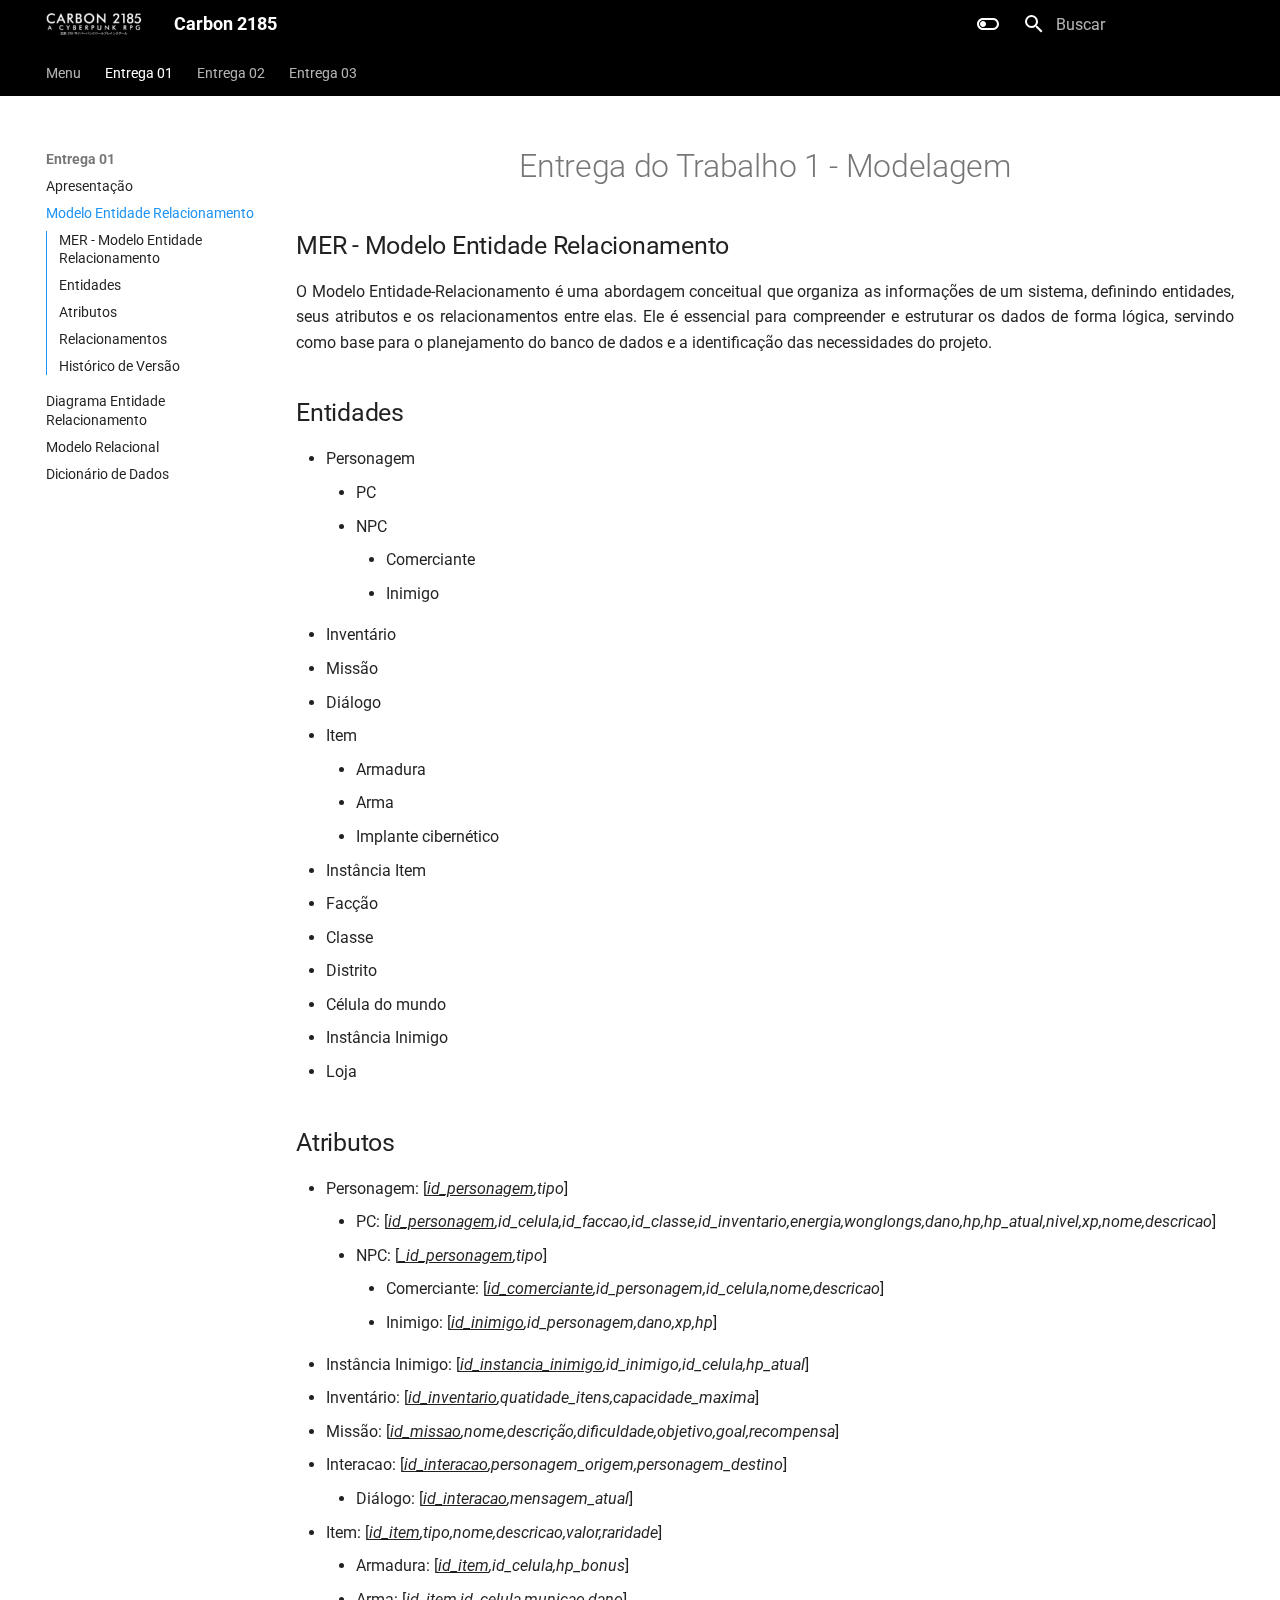
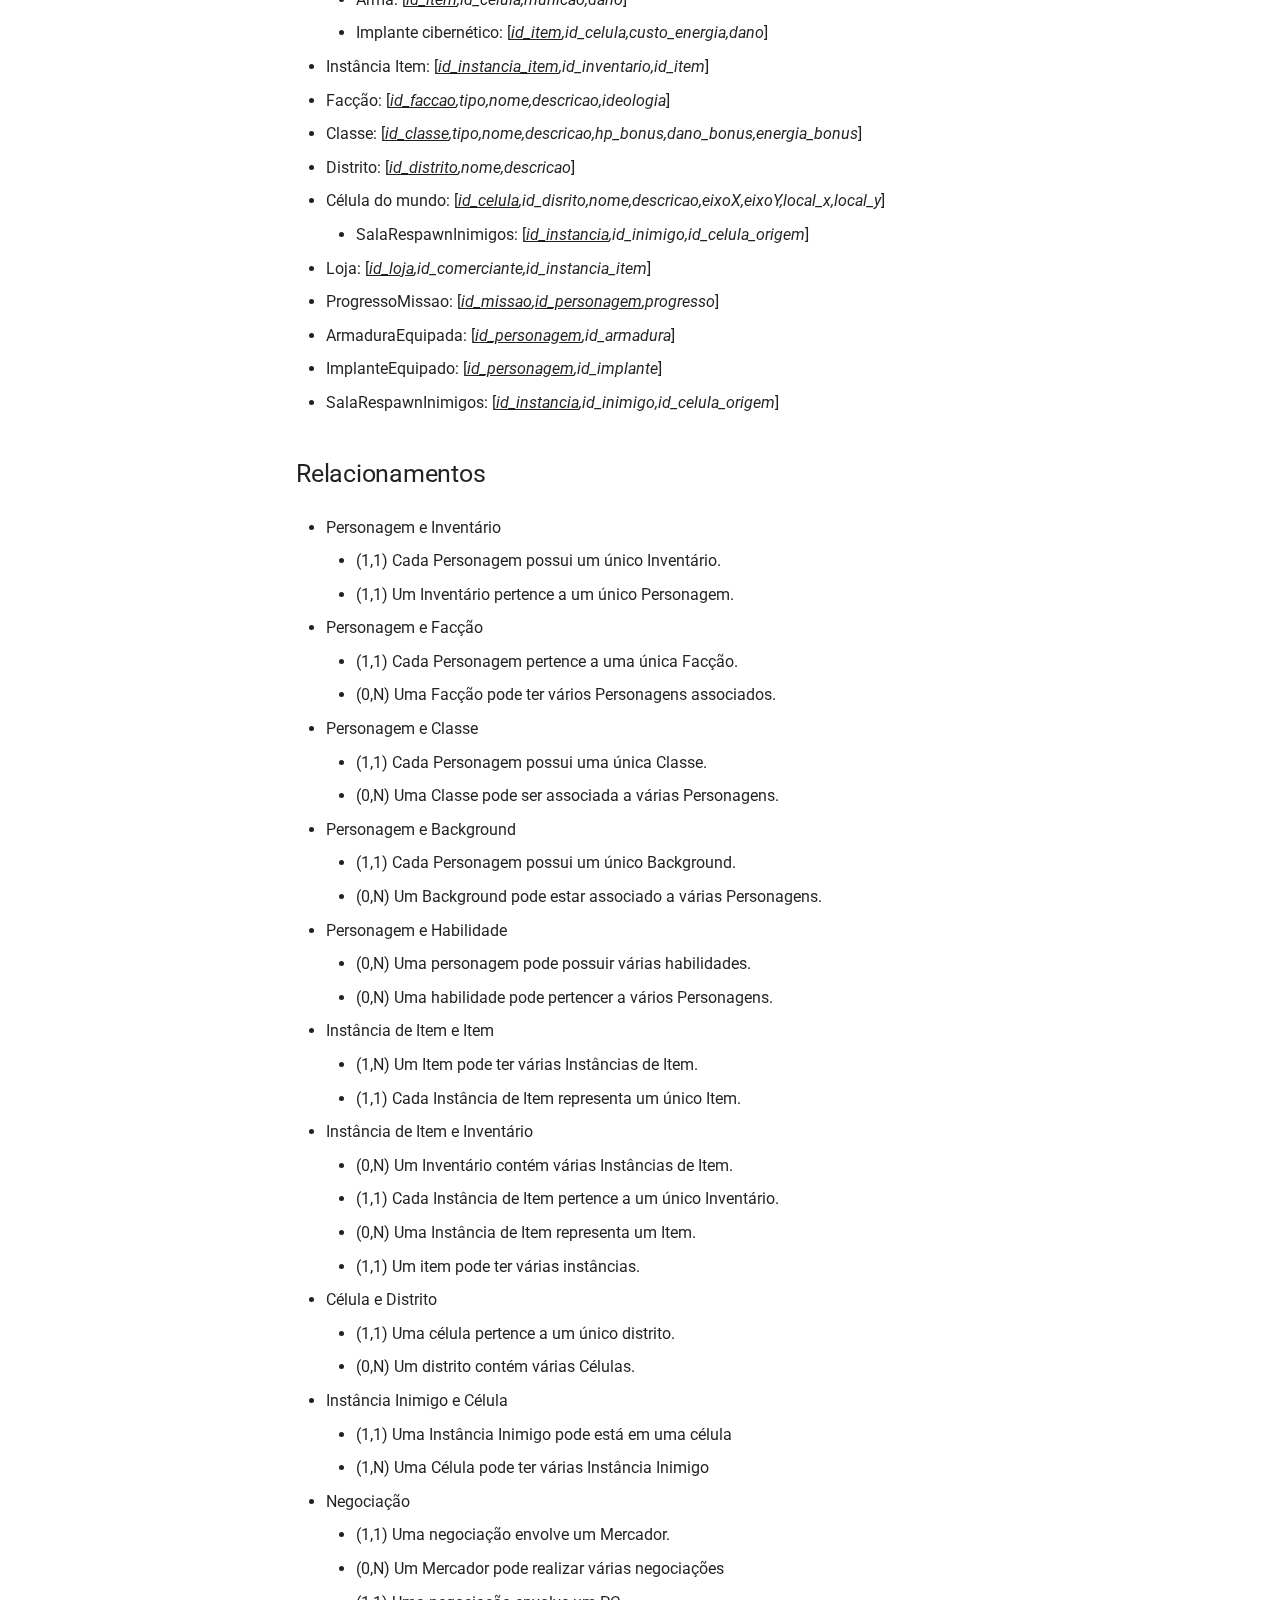
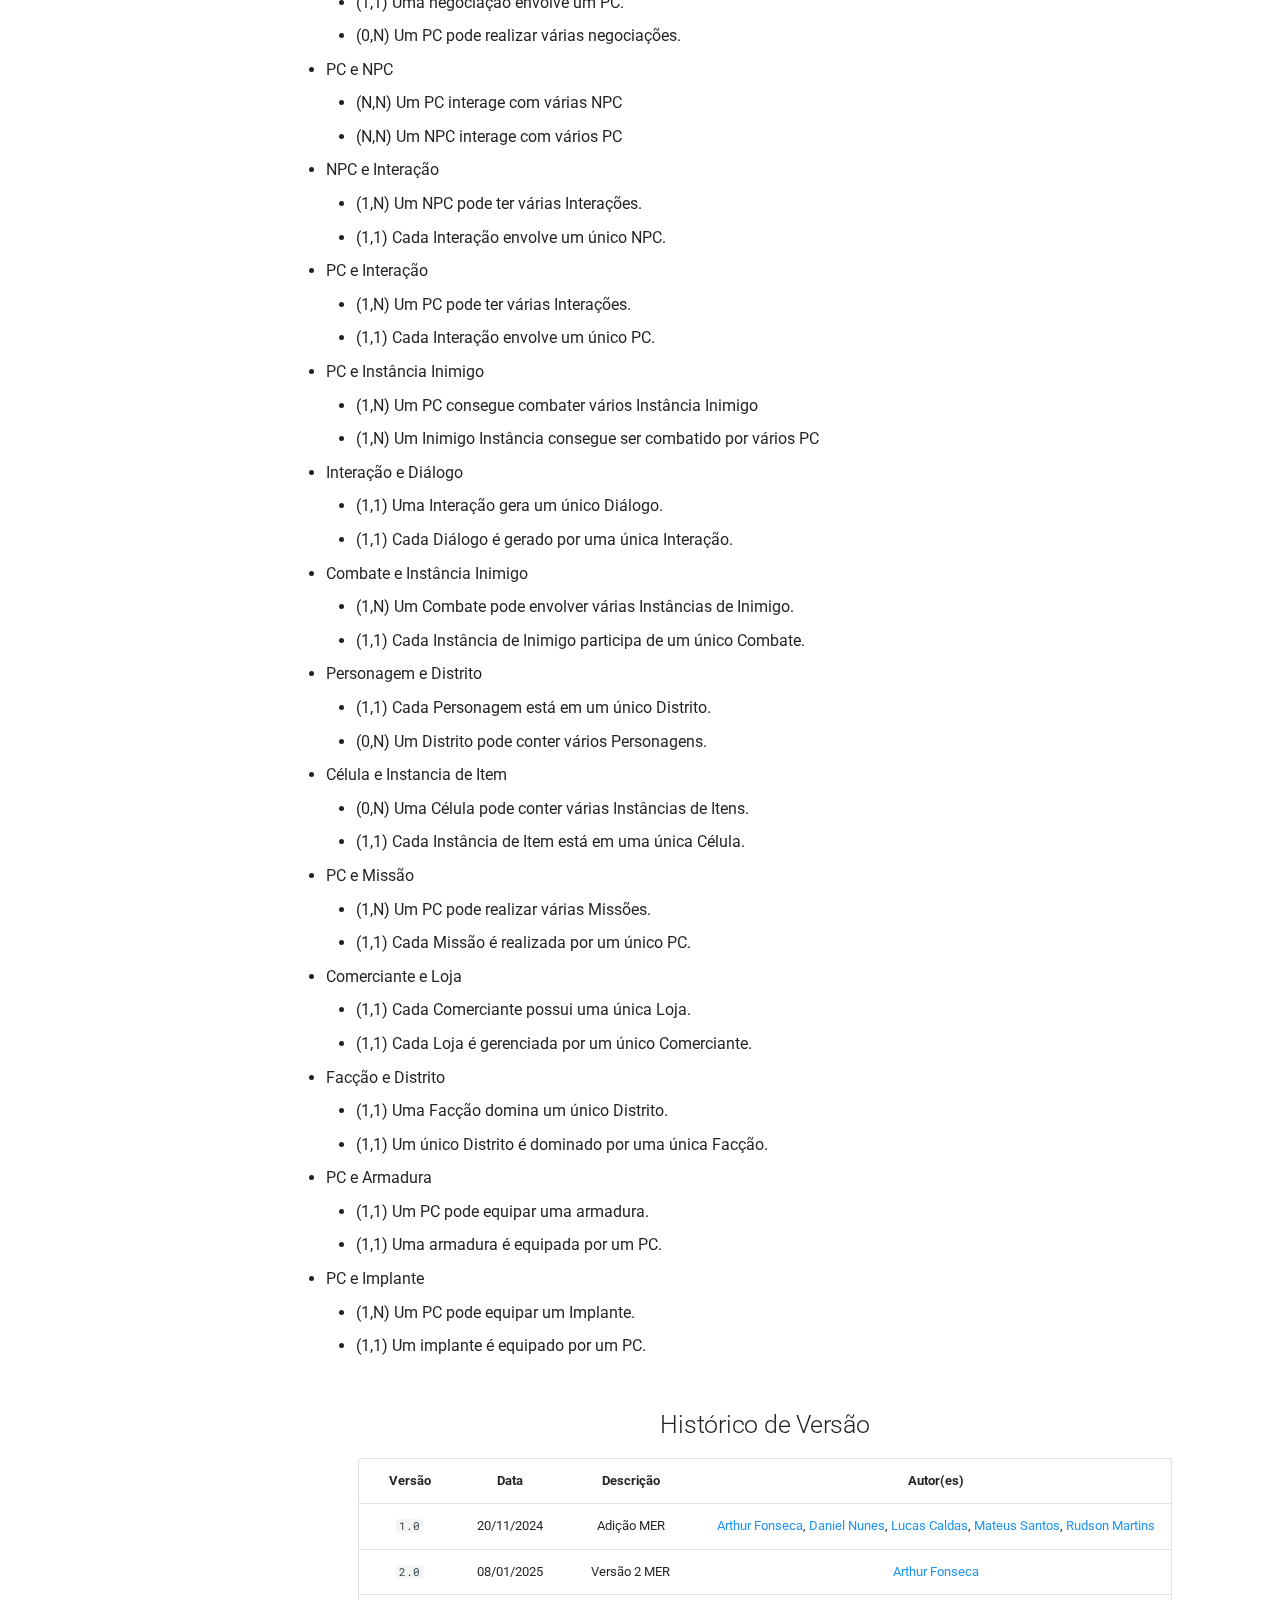
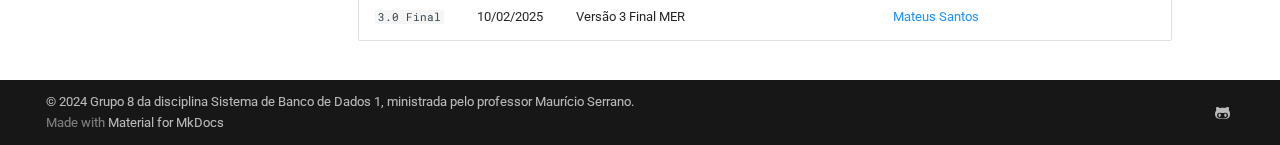
<file: entrega-1/MER/index.html>
<!doctype html>
<html lang="pt" class="no-js">
  <head>
    
      <meta charset="utf-8">
      <meta name="viewport" content="width=device-width,initial-scale=1">
      
      
      
        <link rel="canonical" href="https://sbd1.github.io/2024.2-Carbon-2185/entrega-1/MER/">
      
      
        <link rel="prev" href="../Apresenta%C3%A7%C3%A3o/">
      
      
        <link rel="next" href="../DER/">
      
      
      <link rel="icon" href="../../img/favicon-16x16.png">
      <meta name="generator" content="mkdocs-1.6.1, mkdocs-material-9.6.4">
    
    
      
        <title>Modelo Entidade Relacionamento - Carbon 2185</title>
      
    
    
      <link rel="stylesheet" href="../../assets/stylesheets/main.8608ea7d.min.css">
      
        
        <link rel="stylesheet" href="../../assets/stylesheets/palette.06af60db.min.css">
      
      


    
    
      
    
    
      
        
        
        <link rel="preconnect" href="https://fonts.gstatic.com" crossorigin>
        <link rel="stylesheet" href="https://fonts.googleapis.com/css?family=Roboto:300,300i,400,400i,700,700i%7CRoboto+Mono:400,400i,700,700i&display=fallback">
        <style>:root{--md-text-font:"Roboto";--md-code-font:"Roboto Mono"}</style>
      
    
    
      <link rel="stylesheet" href="../../css/extra.css">
    
    <script>__md_scope=new URL("../..",location),__md_hash=e=>[...e].reduce(((e,_)=>(e<<5)-e+_.charCodeAt(0)),0),__md_get=(e,_=localStorage,t=__md_scope)=>JSON.parse(_.getItem(t.pathname+"."+e)),__md_set=(e,_,t=localStorage,a=__md_scope)=>{try{t.setItem(a.pathname+"."+e,JSON.stringify(_))}catch(e){}}</script>
    
      

    
    
      
        <meta  property="og:type"  content="website" >
      
        <meta  property="og:title"  content="Modelo Entidade Relacionamento - Carbon 2185" >
      
        <meta  property="og:description"  content="None" >
      
        <meta  property="og:image"  content="https://sbd1.github.io/2024.2-Carbon-2185/assets/images/social/entrega-1/MER.png" >
      
        <meta  property="og:image:type"  content="image/png" >
      
        <meta  property="og:image:width"  content="1200" >
      
        <meta  property="og:image:height"  content="630" >
      
        <meta  property="og:url"  content="https://sbd1.github.io/2024.2-Carbon-2185/entrega-1/MER/" >
      
        <meta  name="twitter:card"  content="summary_large_image" >
      
        <meta  name="twitter:title"  content="Modelo Entidade Relacionamento - Carbon 2185" >
      
        <meta  name="twitter:description"  content="None" >
      
        <meta  name="twitter:image"  content="https://sbd1.github.io/2024.2-Carbon-2185/assets/images/social/entrega-1/MER.png" >
      
    
    
  </head>
  
  
    
    
      
    
    
    
    
    <body dir="ltr" data-md-color-scheme="default" data-md-color-primary="blue" data-md-color-accent="white">
  
    
    <input class="md-toggle" data-md-toggle="drawer" type="checkbox" id="__drawer" autocomplete="off">
    <input class="md-toggle" data-md-toggle="search" type="checkbox" id="__search" autocomplete="off">
    <label class="md-overlay" for="__drawer"></label>
    <div data-md-component="skip">
      
        
        <a href="#entrega-do-trabalho-1-modelagem" class="md-skip">
          Ir para o conteúdo
        </a>
      
    </div>
    <div data-md-component="announce">
      
    </div>
    
    
      

<header class="md-header" data-md-component="header">
  <nav class="md-header__inner md-grid" aria-label="Cabeçalho">
    <a href="../.." title="Carbon 2185" class="md-header__button md-logo" aria-label="Carbon 2185" data-md-component="logo">
      
  <img src="../../img/carbonlogowhite.png" alt="logo">

    </a>
    <label class="md-header__button md-icon" for="__drawer">
      
      <svg xmlns="http://www.w3.org/2000/svg" viewBox="0 0 24 24"><path d="M3 6h18v2H3zm0 5h18v2H3zm0 5h18v2H3z"/></svg>
    </label>
    <div class="md-header__title" data-md-component="header-title">
      <div class="md-header__ellipsis">
        <div class="md-header__topic">
          <span class="md-ellipsis">
            Carbon 2185
          </span>
        </div>
        <div class="md-header__topic" data-md-component="header-topic">
          <span class="md-ellipsis">
            
              Modelo Entidade Relacionamento
            
          </span>
        </div>
      </div>
    </div>
    
      
        <form class="md-header__option" data-md-component="palette">
  
    
    
    
    <input class="md-option" data-md-color-media="" data-md-color-scheme="default" data-md-color-primary="blue" data-md-color-accent="white"  aria-label="Switch to dark mode"  type="radio" name="__palette" id="__palette_0">
    
      <label class="md-header__button md-icon" title="Switch to dark mode" for="__palette_1" hidden>
        <svg xmlns="http://www.w3.org/2000/svg" viewBox="0 0 24 24"><path d="M17 6H7c-3.31 0-6 2.69-6 6s2.69 6 6 6h10c3.31 0 6-2.69 6-6s-2.69-6-6-6m0 10H7c-2.21 0-4-1.79-4-4s1.79-4 4-4h10c2.21 0 4 1.79 4 4s-1.79 4-4 4M7 9c-1.66 0-3 1.34-3 3s1.34 3 3 3 3-1.34 3-3-1.34-3-3-3"/></svg>
      </label>
    
  
    
    
    
    <input class="md-option" data-md-color-media="" data-md-color-scheme="slate" data-md-color-primary="blue" data-md-color-accent="white"  aria-label="Switch to light mode"  type="radio" name="__palette" id="__palette_1">
    
      <label class="md-header__button md-icon" title="Switch to light mode" for="__palette_0" hidden>
        <svg xmlns="http://www.w3.org/2000/svg" viewBox="0 0 24 24"><path d="M17 7H7a5 5 0 0 0-5 5 5 5 0 0 0 5 5h10a5 5 0 0 0 5-5 5 5 0 0 0-5-5m0 8a3 3 0 0 1-3-3 3 3 0 0 1 3-3 3 3 0 0 1 3 3 3 3 0 0 1-3 3"/></svg>
      </label>
    
  
</form>
      
    
    
      <script>var palette=__md_get("__palette");if(palette&&palette.color){if("(prefers-color-scheme)"===palette.color.media){var media=matchMedia("(prefers-color-scheme: light)"),input=document.querySelector(media.matches?"[data-md-color-media='(prefers-color-scheme: light)']":"[data-md-color-media='(prefers-color-scheme: dark)']");palette.color.media=input.getAttribute("data-md-color-media"),palette.color.scheme=input.getAttribute("data-md-color-scheme"),palette.color.primary=input.getAttribute("data-md-color-primary"),palette.color.accent=input.getAttribute("data-md-color-accent")}for(var[key,value]of Object.entries(palette.color))document.body.setAttribute("data-md-color-"+key,value)}</script>
    
    
    
      <label class="md-header__button md-icon" for="__search">
        
        <svg xmlns="http://www.w3.org/2000/svg" viewBox="0 0 24 24"><path d="M9.5 3A6.5 6.5 0 0 1 16 9.5c0 1.61-.59 3.09-1.56 4.23l.27.27h.79l5 5-1.5 1.5-5-5v-.79l-.27-.27A6.52 6.52 0 0 1 9.5 16 6.5 6.5 0 0 1 3 9.5 6.5 6.5 0 0 1 9.5 3m0 2C7 5 5 7 5 9.5S7 14 9.5 14 14 12 14 9.5 12 5 9.5 5"/></svg>
      </label>
      <div class="md-search" data-md-component="search" role="dialog">
  <label class="md-search__overlay" for="__search"></label>
  <div class="md-search__inner" role="search">
    <form class="md-search__form" name="search">
      <input type="text" class="md-search__input" name="query" aria-label="Buscar" placeholder="Buscar" autocapitalize="off" autocorrect="off" autocomplete="off" spellcheck="false" data-md-component="search-query" required>
      <label class="md-search__icon md-icon" for="__search">
        
        <svg xmlns="http://www.w3.org/2000/svg" viewBox="0 0 24 24"><path d="M9.5 3A6.5 6.5 0 0 1 16 9.5c0 1.61-.59 3.09-1.56 4.23l.27.27h.79l5 5-1.5 1.5-5-5v-.79l-.27-.27A6.52 6.52 0 0 1 9.5 16 6.5 6.5 0 0 1 3 9.5 6.5 6.5 0 0 1 9.5 3m0 2C7 5 5 7 5 9.5S7 14 9.5 14 14 12 14 9.5 12 5 9.5 5"/></svg>
        
        <svg xmlns="http://www.w3.org/2000/svg" viewBox="0 0 24 24"><path d="M20 11v2H8l5.5 5.5-1.42 1.42L4.16 12l7.92-7.92L13.5 5.5 8 11z"/></svg>
      </label>
      <nav class="md-search__options" aria-label="Pesquisar">
        
        <button type="reset" class="md-search__icon md-icon" title="Limpar" aria-label="Limpar" tabindex="-1">
          
          <svg xmlns="http://www.w3.org/2000/svg" viewBox="0 0 24 24"><path d="M19 6.41 17.59 5 12 10.59 6.41 5 5 6.41 10.59 12 5 17.59 6.41 19 12 13.41 17.59 19 19 17.59 13.41 12z"/></svg>
        </button>
      </nav>
      
        <div class="md-search__suggest" data-md-component="search-suggest"></div>
      
    </form>
    <div class="md-search__output">
      <div class="md-search__scrollwrap" tabindex="0" data-md-scrollfix>
        <div class="md-search-result" data-md-component="search-result">
          <div class="md-search-result__meta">
            Inicializando a pesquisa
          </div>
          <ol class="md-search-result__list" role="presentation"></ol>
        </div>
      </div>
    </div>
  </div>
</div>
    
    
  </nav>
  
</header>
    
    <div class="md-container" data-md-component="container">
      
      
        
          
            
<nav class="md-tabs" aria-label="Abas" data-md-component="tabs">
  <div class="md-grid">
    <ul class="md-tabs__list">
      
        
  
  
  
    <li class="md-tabs__item">
      <a href="../.." class="md-tabs__link">
        
  
    
  
  Menu

      </a>
    </li>
  

      
        
  
  
    
  
  
    
    
      <li class="md-tabs__item md-tabs__item--active">
        <a href="../Apresenta%C3%A7%C3%A3o/" class="md-tabs__link">
          
  
  Entrega 01

        </a>
      </li>
    
  

      
        
  
  
  
    
    
      <li class="md-tabs__item">
        <a href="../../entrega-2/Apresenta%C3%A7%C3%A3o/" class="md-tabs__link">
          
  
  Entrega 02

        </a>
      </li>
    
  

      
        
  
  
  
    
    
      <li class="md-tabs__item">
        <a href="../../entrega-3/Apresenta%C3%A7%C3%A3o/" class="md-tabs__link">
          
  
  Entrega 03

        </a>
      </li>
    
  

      
    </ul>
  </div>
</nav>
          
        
      
      <main class="md-main" data-md-component="main">
        <div class="md-main__inner md-grid">
          
            
              
              <div class="md-sidebar md-sidebar--primary" data-md-component="sidebar" data-md-type="navigation" >
                <div class="md-sidebar__scrollwrap">
                  <div class="md-sidebar__inner">
                    


  


  

<nav class="md-nav md-nav--primary md-nav--lifted md-nav--integrated" aria-label="Navegação" data-md-level="0">
  <label class="md-nav__title" for="__drawer">
    <a href="../.." title="Carbon 2185" class="md-nav__button md-logo" aria-label="Carbon 2185" data-md-component="logo">
      
  <img src="../../img/carbonlogowhite.png" alt="logo">

    </a>
    Carbon 2185
  </label>
  
  <ul class="md-nav__list" data-md-scrollfix>
    
      
      
  
  
  
  
    <li class="md-nav__item">
      <a href="../.." class="md-nav__link">
        
  
  <span class="md-ellipsis">
    Menu
    
  </span>
  

      </a>
    </li>
  

    
      
      
  
  
    
  
  
  
    
    
    
      
        
        
      
      
        
      
    
    
    <li class="md-nav__item md-nav__item--active md-nav__item--section md-nav__item--nested">
      
        
        
        <input class="md-nav__toggle md-toggle " type="checkbox" id="__nav_2" checked>
        
          
          <label class="md-nav__link" for="__nav_2" id="__nav_2_label" tabindex="">
            
  
  <span class="md-ellipsis">
    Entrega 01
    
  </span>
  

            <span class="md-nav__icon md-icon"></span>
          </label>
        
        <nav class="md-nav" data-md-level="1" aria-labelledby="__nav_2_label" aria-expanded="true">
          <label class="md-nav__title" for="__nav_2">
            <span class="md-nav__icon md-icon"></span>
            Entrega 01
          </label>
          <ul class="md-nav__list" data-md-scrollfix>
            
              
                
  
  
  
  
    <li class="md-nav__item">
      <a href="../Apresenta%C3%A7%C3%A3o/" class="md-nav__link">
        
  
  <span class="md-ellipsis">
    Apresentação
    
  </span>
  

      </a>
    </li>
  

              
            
              
                
  
  
    
  
  
  
    <li class="md-nav__item md-nav__item--active">
      
      <input class="md-nav__toggle md-toggle" type="checkbox" id="__toc">
      
      
        
      
      
        <label class="md-nav__link md-nav__link--active" for="__toc">
          
  
  <span class="md-ellipsis">
    Modelo Entidade Relacionamento
    
  </span>
  

          <span class="md-nav__icon md-icon"></span>
        </label>
      
      <a href="./" class="md-nav__link md-nav__link--active">
        
  
  <span class="md-ellipsis">
    Modelo Entidade Relacionamento
    
  </span>
  

      </a>
      
        

<nav class="md-nav md-nav--secondary" aria-label="Índice">
  
  
  
    
  
  
    <label class="md-nav__title" for="__toc">
      <span class="md-nav__icon md-icon"></span>
      Índice
    </label>
    <ul class="md-nav__list" data-md-component="toc" data-md-scrollfix>
      
        <li class="md-nav__item">
  <a href="#mer-modelo-entidade-relacionamento" class="md-nav__link">
    <span class="md-ellipsis">
      MER - Modelo Entidade Relacionamento
    </span>
  </a>
  
</li>
      
        <li class="md-nav__item">
  <a href="#entidades" class="md-nav__link">
    <span class="md-ellipsis">
      Entidades
    </span>
  </a>
  
</li>
      
        <li class="md-nav__item">
  <a href="#atributos" class="md-nav__link">
    <span class="md-ellipsis">
      Atributos
    </span>
  </a>
  
</li>
      
        <li class="md-nav__item">
  <a href="#relacionamentos" class="md-nav__link">
    <span class="md-ellipsis">
      Relacionamentos
    </span>
  </a>
  
</li>
      
        <li class="md-nav__item">
  <a href="#historico-de-versao" class="md-nav__link">
    <span class="md-ellipsis">
      Histórico de Versão
    </span>
  </a>
  
</li>
      
    </ul>
  
</nav>
      
    </li>
  

              
            
              
                
  
  
  
  
    <li class="md-nav__item">
      <a href="../DER/" class="md-nav__link">
        
  
  <span class="md-ellipsis">
    Diagrama Entidade Relacionamento
    
  </span>
  

      </a>
    </li>
  

              
            
              
                
  
  
  
  
    <li class="md-nav__item">
      <a href="../ModeloRelacional/" class="md-nav__link">
        
  
  <span class="md-ellipsis">
    Modelo Relacional
    
  </span>
  

      </a>
    </li>
  

              
            
              
                
  
  
  
  
    <li class="md-nav__item">
      <a href="../DD/" class="md-nav__link">
        
  
  <span class="md-ellipsis">
    Dicionário de Dados
    
  </span>
  

      </a>
    </li>
  

              
            
          </ul>
        </nav>
      
    </li>
  

    
      
      
  
  
  
  
    
    
    
      
      
        
      
    
    
    <li class="md-nav__item md-nav__item--nested">
      
        
        
        <input class="md-nav__toggle md-toggle " type="checkbox" id="__nav_3" >
        
          
          <label class="md-nav__link" for="__nav_3" id="__nav_3_label" tabindex="0">
            
  
  <span class="md-ellipsis">
    Entrega 02
    
  </span>
  

            <span class="md-nav__icon md-icon"></span>
          </label>
        
        <nav class="md-nav" data-md-level="1" aria-labelledby="__nav_3_label" aria-expanded="false">
          <label class="md-nav__title" for="__nav_3">
            <span class="md-nav__icon md-icon"></span>
            Entrega 02
          </label>
          <ul class="md-nav__list" data-md-scrollfix>
            
              
                
  
  
  
  
    <li class="md-nav__item">
      <a href="../../entrega-2/Apresenta%C3%A7%C3%A3o/" class="md-nav__link">
        
  
  <span class="md-ellipsis">
    Apresentação
    
  </span>
  

      </a>
    </li>
  

              
            
              
                
  
  
  
  
    <li class="md-nav__item">
      <a href="../../entrega-2/AlgebraRelacional/" class="md-nav__link">
        
  
  <span class="md-ellipsis">
    Algebra Relacional
    
  </span>
  

      </a>
    </li>
  

              
            
              
                
  
  
  
  
    <li class="md-nav__item">
      <a href="../../entrega-2/Normaliza%C3%A7%C3%A3o/" class="md-nav__link">
        
  
  <span class="md-ellipsis">
    Normalização
    
  </span>
  

      </a>
    </li>
  

              
            
              
                
  
  
  
  
    <li class="md-nav__item">
      <a href="../../entrega-2/DDL/" class="md-nav__link">
        
  
  <span class="md-ellipsis">
    DDL
    
  </span>
  

      </a>
    </li>
  

              
            
              
                
  
  
  
  
    <li class="md-nav__item">
      <a href="../../entrega-2/DML/" class="md-nav__link">
        
  
  <span class="md-ellipsis">
    DML
    
  </span>
  

      </a>
    </li>
  

              
            
              
                
  
  
  
  
    <li class="md-nav__item">
      <a href="../../entrega-2/DQL/" class="md-nav__link">
        
  
  <span class="md-ellipsis">
    DQL
    
  </span>
  

      </a>
    </li>
  

              
            
          </ul>
        </nav>
      
    </li>
  

    
      
      
  
  
  
  
    
    
    
      
      
        
      
    
    
    <li class="md-nav__item md-nav__item--nested">
      
        
        
        <input class="md-nav__toggle md-toggle " type="checkbox" id="__nav_4" >
        
          
          <label class="md-nav__link" for="__nav_4" id="__nav_4_label" tabindex="0">
            
  
  <span class="md-ellipsis">
    Entrega 03
    
  </span>
  

            <span class="md-nav__icon md-icon"></span>
          </label>
        
        <nav class="md-nav" data-md-level="1" aria-labelledby="__nav_4_label" aria-expanded="false">
          <label class="md-nav__title" for="__nav_4">
            <span class="md-nav__icon md-icon"></span>
            Entrega 03
          </label>
          <ul class="md-nav__list" data-md-scrollfix>
            
              
                
  
  
  
  
    <li class="md-nav__item">
      <a href="../../entrega-3/Apresenta%C3%A7%C3%A3o/" class="md-nav__link">
        
  
  <span class="md-ellipsis">
    Apresentação
    
  </span>
  

      </a>
    </li>
  

              
            
              
                
  
  
  
  
    <li class="md-nav__item">
      <a href="../../entrega-3/Apresenta%C3%A7%C3%A3o2/" class="md-nav__link">
        
  
  <span class="md-ellipsis">
    Apresentação com melhorias
    
  </span>
  

      </a>
    </li>
  

              
            
          </ul>
        </nav>
      
    </li>
  

    
  </ul>
</nav>
                  </div>
                </div>
              </div>
            
            
          
          
            <div class="md-content" data-md-component="content">
              <article class="md-content__inner md-typeset">
                
                  



<h1 id="entrega-do-trabalho-1-modelagem"><center>Entrega do Trabalho 1 - Modelagem</center></h1>
<h2 id="mer-modelo-entidade-relacionamento"><strong>MER - Modelo Entidade Relacionamento</strong></h2>
<p>O Modelo Entidade-Relacionamento é uma abordagem conceitual que organiza as informações de um sistema, definindo entidades, seus atributos e os relacionamentos entre elas. Ele é essencial para compreender e estruturar os dados de forma lógica, servindo como base para o planejamento do banco de dados e a identificação das necessidades do projeto.</p>
<h2 id="entidades"><strong>Entidades</strong></h2>
<ul>
<li>Personagem<ul>
<li>PC</li>
<li>NPC<ul>
<li>Comerciante</li>
<li>Inimigo</li>
</ul>
</li>
</ul>
</li>
<li>Inventário</li>
<li>Missão</li>
<li>Diálogo</li>
<li>Item<ul>
<li>Armadura</li>
<li>Arma</li>
<li>Implante cibernético</li>
</ul>
</li>
<li>Instância Item</li>
<li>Facção</li>
<li>Classe</li>
<li>Distrito</li>
<li>Célula do mundo</li>
<li>Instância Inimigo</li>
<li>Loja</li>
</ul>
<h2 id="atributos"><strong>Atributos</strong></h2>
<ul>
<li>Personagem: [<ins><em>id_personagem</ins>,tipo</em>]<ul>
<li>PC: [<ins><em>id_personagem</ins>,id_celula,id_faccao,id_classe,id_inventario,energia,wonglongs,dano,hp,hp_atual,nivel,xp,nome,descricao</em>]</li>
<li>NPC: [<em><ins>_id_personagem</ins>,tipo</em>]<ul>
<li>Comerciante: [<em><ins>id_comerciante</ins>,id_personagem,id_celula,nome,descricao</em>]</li>
<li>Inimigo: [<em><ins>id_inimigo</ins>,id_personagem,dano,xp,hp</em>] </li>
</ul>
</li>
</ul>
</li>
<li>Instância Inimigo: [<em><ins>id_instancia_inimigo</ins>,id_inimigo,id_celula,hp_atual</em>]</li>
<li>Inventário: [<em><ins>id_inventario</ins>,quatidade_itens,capacidade_maxima</em>]</li>
<li>Missão: [<em><ins>id_missao</ins>,nome,descrição,dificuldade,objetivo,goal,recompensa</em>]</li>
<li>Interacao: [<em><ins>id_interacao</ins>,personagem_origem,personagem_destino</em>]<ul>
<li>Diálogo: [<em><ins>id_interacao</ins>,mensagem_atual</em>]</li>
</ul>
</li>
<li>Item: [<em><ins>id_item</ins>,tipo,nome,descricao,valor,raridade</em>]<ul>
<li>Armadura: [<em><ins>id_item</ins>,id_celula,hp_bonus</em>]</li>
<li>Arma: [<em><ins>id_item</ins>,id_celula,municao,dano</em>]</li>
<li>Implante cibernético: [<em><ins>id_item</ins>,id_celula,custo_energia,dano</em>]</li>
</ul>
</li>
<li>Instância Item: [<em><ins>id_instancia_item</ins>,id_inventario,id_item</em>]</li>
<li>Facção: [<em><ins>id_faccao</ins>,tipo,nome,descricao,ideologia</em>]</li>
<li>Classe: [<em><ins>id_classe</ins>,tipo,nome,descricao,hp_bonus,dano_bonus,energia_bonus</em>]</li>
<li>Distrito: [<em><ins>id_distrito</ins>,nome,descricao</em>] </li>
<li>Célula do mundo: [<em><ins>id_celula</ins>,id_disrito,nome,descricao,eixoX,eixoY,local_x,local_y</em>]<ul>
<li>SalaRespawnInimigos: [<em><ins>id_instancia</ins>,id_inimigo,id_celula_origem</em>]</li>
</ul>
</li>
<li>Loja: [<em><ins>id_loja</ins>,id_comerciante,id_instancia_item</em>]</li>
<li>ProgressoMissao: [<em><ins>id_missao</ins>,<ins>id_personagem</ins>,progresso</em>]</li>
<li>ArmaduraEquipada: [<em><ins>id_personagem</ins>,id_armadura</em>]</li>
<li>ImplanteEquipado: [<em><ins>id_personagem</ins>,id_implante</em>]</li>
<li>SalaRespawnInimigos: [<em><ins>id_instancia</ins>,id_inimigo,id_celula_origem</em>]</li>
</ul>
<h2 id="relacionamentos"><strong>Relacionamentos</strong></h2>
<ul>
<li>
<p>Personagem e Inventário</p>
<ul>
<li>(1,1) Cada Personagem possui um único Inventário.</li>
<li>(1,1) Um Inventário pertence a um único Personagem.</li>
</ul>
</li>
<li>
<p>Personagem e Facção</p>
<ul>
<li>(1,1) Cada Personagem pertence a uma única Facção.</li>
<li>(0,N) Uma Facção pode ter vários Personagens associados.</li>
</ul>
</li>
<li>
<p>Personagem e Classe</p>
<ul>
<li>(1,1) Cada Personagem possui uma única Classe.</li>
<li>(0,N) Uma Classe pode ser associada a várias Personagens.</li>
</ul>
</li>
<li>
<p>Personagem e Background</p>
<ul>
<li>(1,1) Cada Personagem possui um único Background.</li>
<li>(0,N) Um Background pode estar associado a várias Personagens.</li>
</ul>
</li>
<li>
<p>Personagem e Habilidade</p>
<ul>
<li>(0,N) Uma personagem pode possuir várias habilidades.</li>
<li>(0,N) Uma habilidade pode pertencer a vários Personagens.</li>
</ul>
</li>
<li>
<p>Instância de Item e Item</p>
<ul>
<li>(1,N) Um Item pode ter várias Instâncias de Item.</li>
<li>(1,1) Cada Instância de Item representa um único Item.</li>
</ul>
</li>
<li>
<p>Instância de Item e Inventário</p>
<ul>
<li>(0,N) Um Inventário contém várias Instâncias de Item.</li>
<li>(1,1) Cada Instância de Item pertence a um único Inventário.</li>
<li>(0,N) Uma Instância de Item representa um Item.</li>
<li>(1,1) Um item pode ter várias instâncias.</li>
</ul>
</li>
<li>
<p>Célula e Distrito</p>
<ul>
<li>(1,1) Uma célula pertence a um único distrito.</li>
<li>(0,N) Um distrito contém várias Células.</li>
</ul>
</li>
<li>
<p>Instância Inimigo e Célula</p>
<ul>
<li>(1,1) Uma Instância Inimigo pode está em uma célula</li>
<li>(1,N) Uma Célula pode ter várias Instância Inimigo</li>
</ul>
</li>
<li>
<p>Negociação</p>
<ul>
<li>(1,1) Uma negociação envolve um Mercador.</li>
<li>(0,N) Um Mercador pode realizar várias negociações</li>
<li>(1,1) Uma negociação envolve um PC.</li>
<li>(0,N) Um PC pode realizar várias negociações.</li>
</ul>
</li>
<li>
<p>PC e NPC</p>
<ul>
<li>(N,N) Um PC interage com várias NPC</li>
<li>(N,N) Um NPC interage com vários PC</li>
</ul>
</li>
<li>
<p>NPC e Interação</p>
<ul>
<li>(1,N) Um NPC pode ter várias Interações.</li>
<li>(1,1) Cada Interação envolve um único NPC.</li>
</ul>
</li>
<li>
<p>PC e Interação</p>
<ul>
<li>(1,N) Um PC pode ter várias Interações.</li>
<li>(1,1) Cada Interação envolve um único PC.</li>
</ul>
</li>
<li>
<p>PC e Instância Inimigo</p>
<ul>
<li>(1,N) Um PC consegue combater vários Instância Inimigo</li>
<li>(1,N) Um Inimigo Instância consegue ser combatido por vários PC</li>
</ul>
</li>
<li>
<p>Interação e Diálogo</p>
<ul>
<li>(1,1) Uma Interação gera um único Diálogo.</li>
<li>(1,1) Cada Diálogo é gerado por uma única Interação.</li>
</ul>
</li>
<li>
<p>Combate e Instância Inimigo</p>
<ul>
<li>(1,N) Um Combate pode envolver várias Instâncias de Inimigo.</li>
<li>(1,1) Cada Instância de Inimigo participa de um único Combate.</li>
</ul>
</li>
<li>
<p>Personagem e Distrito</p>
<ul>
<li>(1,1) Cada Personagem está em um único Distrito.</li>
<li>(0,N) Um Distrito pode conter vários Personagens.</li>
</ul>
</li>
<li>
<p>Célula e Instancia de Item</p>
<ul>
<li>(0,N) Uma Célula pode conter várias Instâncias de Itens.</li>
<li>(1,1) Cada Instância de Item está em uma única Célula.</li>
</ul>
</li>
<li>
<p>PC e Missão</p>
<ul>
<li>(1,N) Um PC pode realizar várias Missões.</li>
<li>(1,1) Cada Missão é realizada por um único PC.</li>
</ul>
</li>
<li>
<p>Comerciante e Loja</p>
<ul>
<li>(1,1) Cada Comerciante possui uma única Loja.</li>
<li>(1,1) Cada Loja é gerenciada por um único Comerciante.</li>
</ul>
</li>
<li>
<p>Facção e Distrito</p>
<ul>
<li>(1,1) Uma Facção domina um único Distrito.</li>
<li>(1,1) Um único Distrito é dominado por uma única Facção.</li>
</ul>
</li>
<li>
<p>PC e Armadura</p>
<ul>
<li>(1,1) Um PC pode equipar uma armadura.</li>
<li>(1,1) Uma armadura é equipada por um PC.</li>
</ul>
</li>
<li>
<p>PC e Implante</p>
<ul>
<li>(1,N) Um PC pode equipar um Implante.</li>
<li>(1,1) Um implante é equipado por um PC.</li>
</ul>
</li>
</ul>
<p><center></p>
<h2 id="historico-de-versao">Histórico de Versão</h2>
<table>
<thead>
<tr>
<th style="text-align: center;">Versão</th>
<th style="text-align: center;">Data</th>
<th style="text-align: center;">Descrição</th>
<th style="text-align: center;">Autor(es)</th>
</tr>
</thead>
<tbody>
<tr>
<td style="text-align: center;"><code>1.0</code></td>
<td style="text-align: center;">20/11/2024</td>
<td style="text-align: center;">Adição MER</td>
<td style="text-align: center;"><a href="https://github.com/arthrfonsecaa">Arthur Fonseca</a>, <a href="https://github.com/DanNunes777">Daniel Nunes</a>, <a href="https://github.com/lucascaldasb">Lucas Caldas</a>, <a href="https://github.com/14luke08">Mateus Santos</a>, <a href="https://github.com/RudsonMartin">Rudson Martins</a></td>
</tr>
<tr>
<td style="text-align: center;"><code>2.0</code></td>
<td style="text-align: center;">08/01/2025</td>
<td style="text-align: center;">Versão 2 MER</td>
<td style="text-align: center;"><a href="https://github.com/arthrfonsecaa">Arthur Fonseca</a></td>
</tr>
<tr>
<td style="text-align: center;"><code>3.0 Final</code></td>
<td style="text-align: center;">10/02/2025</td>
<td style="text-align: center;">Versão 3 Final MER</td>
<td style="text-align: center;"><a href="https://github.com/14luke08">Mateus Santos</a></td>
</tr>
</tbody>
</table>
<p></center></p>







  
  






                
              </article>
            </div>
          
          
  <script>var tabs=__md_get("__tabs");if(Array.isArray(tabs))e:for(var set of document.querySelectorAll(".tabbed-set")){var labels=set.querySelector(".tabbed-labels");for(var tab of tabs)for(var label of labels.getElementsByTagName("label"))if(label.innerText.trim()===tab){var input=document.getElementById(label.htmlFor);input.checked=!0;continue e}}</script>

<script>var target=document.getElementById(location.hash.slice(1));target&&target.name&&(target.checked=target.name.startsWith("__tabbed_"))</script>
        </div>
        
          <button type="button" class="md-top md-icon" data-md-component="top" hidden>
  
  <svg xmlns="http://www.w3.org/2000/svg" viewBox="0 0 24 24"><path d="M13 20h-2V8l-5.5 5.5-1.42-1.42L12 4.16l7.92 7.92-1.42 1.42L13 8z"/></svg>
  Voltar ao topo
</button>
        
      </main>
      
        <footer class="md-footer">
  
  <div class="md-footer-meta md-typeset">
    <div class="md-footer-meta__inner md-grid">
      <div class="md-copyright">
  
    <div class="md-copyright__highlight">
      &copy; 2024 <a href="https://github.com/SBD1/2024.2-Carbon-2185"  target="_blank" rel="noopener">Grupo 8 da disciplina Sistema de Banco de Dados 1, ministrada pelo professor Maurício Serrano.</a>

    </div>
  
  
    Made with
    <a href="https://squidfunk.github.io/mkdocs-material/" target="_blank" rel="noopener">
      Material for MkDocs
    </a>
  
</div>
      
        <div class="md-social">
  
    
    
    
    
      
      
    
    <a href="https://github.com/SBD1/2024.2-Carbon-2185" target="_blank" rel="noopener" title="github.com" class="md-social__link">
      <svg xmlns="http://www.w3.org/2000/svg" viewBox="0 0 480 512"><!--! Font Awesome Free 6.7.2 by @fontawesome - https://fontawesome.com License - https://fontawesome.com/license/free (Icons: CC BY 4.0, Fonts: SIL OFL 1.1, Code: MIT License) Copyright 2024 Fonticons, Inc.--><path d="M186.1 328.7c0 20.9-10.9 55.1-36.7 55.1s-36.7-34.2-36.7-55.1 10.9-55.1 36.7-55.1 36.7 34.2 36.7 55.1M480 278.2c0 31.9-3.2 65.7-17.5 95-37.9 76.6-142.1 74.8-216.7 74.8-75.8 0-186.2 2.7-225.6-74.8-14.6-29-20.2-63.1-20.2-95 0-41.9 13.9-81.5 41.5-113.6-5.2-15.8-7.7-32.4-7.7-48.8 0-21.5 4.9-32.3 14.6-51.8 45.3 0 74.3 9 108.8 36 29-6.9 58.8-10 88.7-10 27 0 54.2 2.9 80.4 9.2 34-26.7 63-35.2 107.8-35.2 9.8 19.5 14.6 30.3 14.6 51.8 0 16.4-2.6 32.7-7.7 48.2 27.5 32.4 39 72.3 39 114.2m-64.3 50.5c0-43.9-26.7-82.6-73.5-82.6-18.9 0-37 3.4-56 6-14.9 2.3-29.8 3.2-45.1 3.2-15.2 0-30.1-.9-45.1-3.2-18.7-2.6-37-6-56-6-46.8 0-73.5 38.7-73.5 82.6 0 87.8 80.4 101.3 150.4 101.3h48.2c70.3 0 150.6-13.4 150.6-101.3m-82.6-55.1c-25.8 0-36.7 34.2-36.7 55.1s10.9 55.1 36.7 55.1 36.7-34.2 36.7-55.1-10.9-55.1-36.7-55.1"/></svg>
    </a>
  
</div>
      
    </div>
  </div>
</footer>
      
    </div>
    <div class="md-dialog" data-md-component="dialog">
      <div class="md-dialog__inner md-typeset"></div>
    </div>
    
    
    <script id="__config" type="application/json">{"base": "../..", "features": ["navigation.tabs", "navigation.sections", "toc.integrate", "navigation.top", "search.suggest", "search.highlight", "content.tabs.link", "content.code.annotation", "content.code.copy"], "search": "../../assets/javascripts/workers/search.f8cc74c7.min.js", "translations": {"clipboard.copied": "Copiado para \u00e1rea de transfer\u00eancia", "clipboard.copy": "Copiar para \u00e1rea de transfer\u00eancia", "search.result.more.one": "Mais 1 nesta p\u00e1gina", "search.result.more.other": "Mais # nesta p\u00e1gina", "search.result.none": "Nenhum resultado encontrado", "search.result.one": "1 resultado encontrado", "search.result.other": "# resultados encontrados", "search.result.placeholder": "Digite para iniciar a busca", "search.result.term.missing": "Ausente", "select.version": "Selecione a vers\u00e3o"}}</script>
    
    
      <script src="../../assets/javascripts/bundle.f1b6f286.min.js"></script>
      
    
  </body>
</html>
</file>
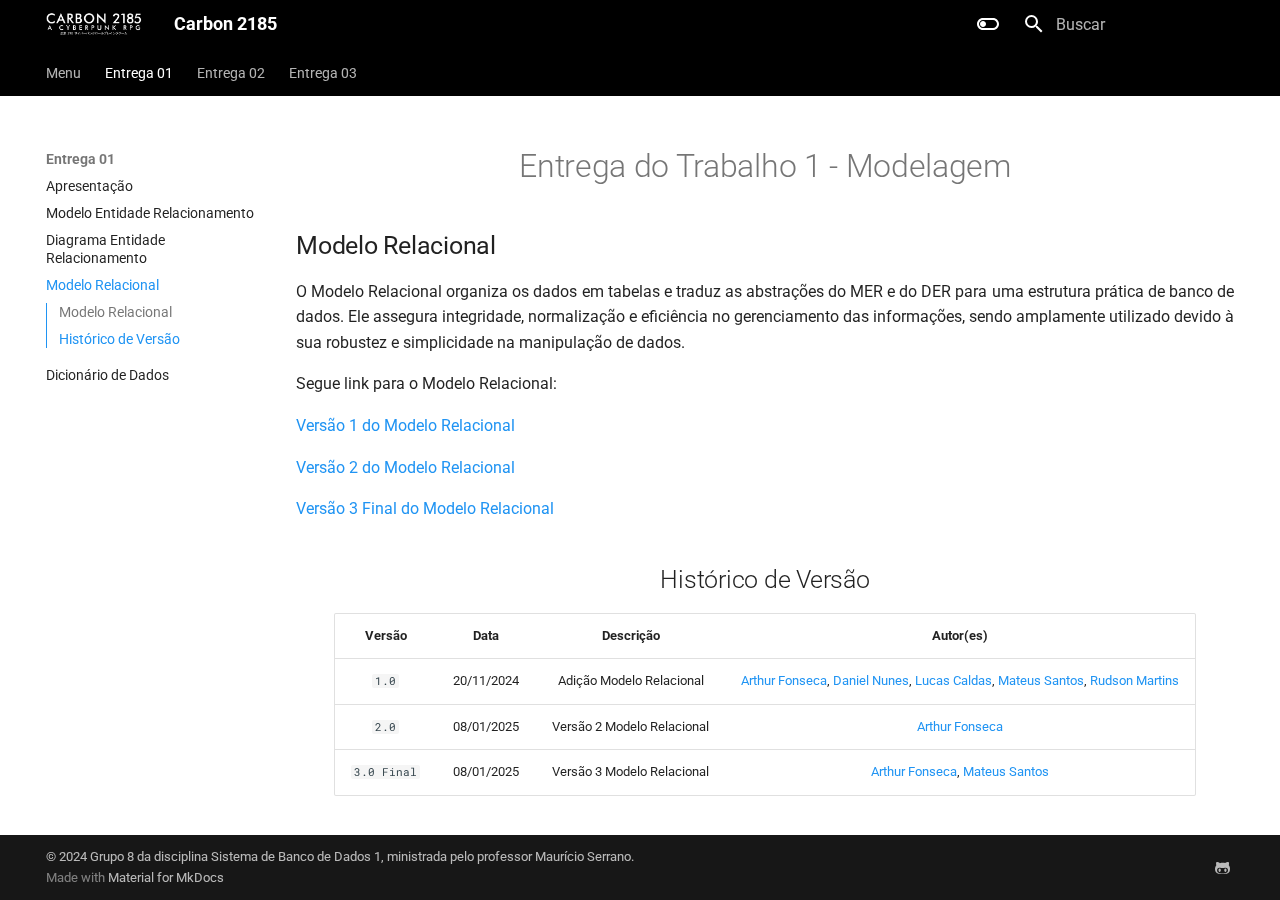
<file: entrega-1/ModeloRelacional/index.html>
<!doctype html>
<html lang="pt" class="no-js">
  <head>
    
      <meta charset="utf-8">
      <meta name="viewport" content="width=device-width,initial-scale=1">
      
      
      
        <link rel="canonical" href="https://sbd1.github.io/2024.2-Carbon-2185/entrega-1/ModeloRelacional/">
      
      
        <link rel="prev" href="../DER/">
      
      
        <link rel="next" href="../DD/">
      
      
      <link rel="icon" href="../../img/favicon-16x16.png">
      <meta name="generator" content="mkdocs-1.6.1, mkdocs-material-9.6.4">
    
    
      
        <title>Modelo Relacional - Carbon 2185</title>
      
    
    
      <link rel="stylesheet" href="../../assets/stylesheets/main.8608ea7d.min.css">
      
        
        <link rel="stylesheet" href="../../assets/stylesheets/palette.06af60db.min.css">
      
      


    
    
      
    
    
      
        
        
        <link rel="preconnect" href="https://fonts.gstatic.com" crossorigin>
        <link rel="stylesheet" href="https://fonts.googleapis.com/css?family=Roboto:300,300i,400,400i,700,700i%7CRoboto+Mono:400,400i,700,700i&display=fallback">
        <style>:root{--md-text-font:"Roboto";--md-code-font:"Roboto Mono"}</style>
      
    
    
      <link rel="stylesheet" href="../../css/extra.css">
    
    <script>__md_scope=new URL("../..",location),__md_hash=e=>[...e].reduce(((e,_)=>(e<<5)-e+_.charCodeAt(0)),0),__md_get=(e,_=localStorage,t=__md_scope)=>JSON.parse(_.getItem(t.pathname+"."+e)),__md_set=(e,_,t=localStorage,a=__md_scope)=>{try{t.setItem(a.pathname+"."+e,JSON.stringify(_))}catch(e){}}</script>
    
      

    
    
      
        <meta  property="og:type"  content="website" >
      
        <meta  property="og:title"  content="Modelo Relacional - Carbon 2185" >
      
        <meta  property="og:description"  content="None" >
      
        <meta  property="og:image"  content="https://sbd1.github.io/2024.2-Carbon-2185/assets/images/social/entrega-1/ModeloRelacional.png" >
      
        <meta  property="og:image:type"  content="image/png" >
      
        <meta  property="og:image:width"  content="1200" >
      
        <meta  property="og:image:height"  content="630" >
      
        <meta  property="og:url"  content="https://sbd1.github.io/2024.2-Carbon-2185/entrega-1/ModeloRelacional/" >
      
        <meta  name="twitter:card"  content="summary_large_image" >
      
        <meta  name="twitter:title"  content="Modelo Relacional - Carbon 2185" >
      
        <meta  name="twitter:description"  content="None" >
      
        <meta  name="twitter:image"  content="https://sbd1.github.io/2024.2-Carbon-2185/assets/images/social/entrega-1/ModeloRelacional.png" >
      
    
    
  </head>
  
  
    
    
      
    
    
    
    
    <body dir="ltr" data-md-color-scheme="default" data-md-color-primary="blue" data-md-color-accent="white">
  
    
    <input class="md-toggle" data-md-toggle="drawer" type="checkbox" id="__drawer" autocomplete="off">
    <input class="md-toggle" data-md-toggle="search" type="checkbox" id="__search" autocomplete="off">
    <label class="md-overlay" for="__drawer"></label>
    <div data-md-component="skip">
      
        
        <a href="#entrega-do-trabalho-1-modelagem" class="md-skip">
          Ir para o conteúdo
        </a>
      
    </div>
    <div data-md-component="announce">
      
    </div>
    
    
      

<header class="md-header" data-md-component="header">
  <nav class="md-header__inner md-grid" aria-label="Cabeçalho">
    <a href="../.." title="Carbon 2185" class="md-header__button md-logo" aria-label="Carbon 2185" data-md-component="logo">
      
  <img src="../../img/carbonlogowhite.png" alt="logo">

    </a>
    <label class="md-header__button md-icon" for="__drawer">
      
      <svg xmlns="http://www.w3.org/2000/svg" viewBox="0 0 24 24"><path d="M3 6h18v2H3zm0 5h18v2H3zm0 5h18v2H3z"/></svg>
    </label>
    <div class="md-header__title" data-md-component="header-title">
      <div class="md-header__ellipsis">
        <div class="md-header__topic">
          <span class="md-ellipsis">
            Carbon 2185
          </span>
        </div>
        <div class="md-header__topic" data-md-component="header-topic">
          <span class="md-ellipsis">
            
              Modelo Relacional
            
          </span>
        </div>
      </div>
    </div>
    
      
        <form class="md-header__option" data-md-component="palette">
  
    
    
    
    <input class="md-option" data-md-color-media="" data-md-color-scheme="default" data-md-color-primary="blue" data-md-color-accent="white"  aria-label="Switch to dark mode"  type="radio" name="__palette" id="__palette_0">
    
      <label class="md-header__button md-icon" title="Switch to dark mode" for="__palette_1" hidden>
        <svg xmlns="http://www.w3.org/2000/svg" viewBox="0 0 24 24"><path d="M17 6H7c-3.31 0-6 2.69-6 6s2.69 6 6 6h10c3.31 0 6-2.69 6-6s-2.69-6-6-6m0 10H7c-2.21 0-4-1.79-4-4s1.79-4 4-4h10c2.21 0 4 1.79 4 4s-1.79 4-4 4M7 9c-1.66 0-3 1.34-3 3s1.34 3 3 3 3-1.34 3-3-1.34-3-3-3"/></svg>
      </label>
    
  
    
    
    
    <input class="md-option" data-md-color-media="" data-md-color-scheme="slate" data-md-color-primary="blue" data-md-color-accent="white"  aria-label="Switch to light mode"  type="radio" name="__palette" id="__palette_1">
    
      <label class="md-header__button md-icon" title="Switch to light mode" for="__palette_0" hidden>
        <svg xmlns="http://www.w3.org/2000/svg" viewBox="0 0 24 24"><path d="M17 7H7a5 5 0 0 0-5 5 5 5 0 0 0 5 5h10a5 5 0 0 0 5-5 5 5 0 0 0-5-5m0 8a3 3 0 0 1-3-3 3 3 0 0 1 3-3 3 3 0 0 1 3 3 3 3 0 0 1-3 3"/></svg>
      </label>
    
  
</form>
      
    
    
      <script>var palette=__md_get("__palette");if(palette&&palette.color){if("(prefers-color-scheme)"===palette.color.media){var media=matchMedia("(prefers-color-scheme: light)"),input=document.querySelector(media.matches?"[data-md-color-media='(prefers-color-scheme: light)']":"[data-md-color-media='(prefers-color-scheme: dark)']");palette.color.media=input.getAttribute("data-md-color-media"),palette.color.scheme=input.getAttribute("data-md-color-scheme"),palette.color.primary=input.getAttribute("data-md-color-primary"),palette.color.accent=input.getAttribute("data-md-color-accent")}for(var[key,value]of Object.entries(palette.color))document.body.setAttribute("data-md-color-"+key,value)}</script>
    
    
    
      <label class="md-header__button md-icon" for="__search">
        
        <svg xmlns="http://www.w3.org/2000/svg" viewBox="0 0 24 24"><path d="M9.5 3A6.5 6.5 0 0 1 16 9.5c0 1.61-.59 3.09-1.56 4.23l.27.27h.79l5 5-1.5 1.5-5-5v-.79l-.27-.27A6.52 6.52 0 0 1 9.5 16 6.5 6.5 0 0 1 3 9.5 6.5 6.5 0 0 1 9.5 3m0 2C7 5 5 7 5 9.5S7 14 9.5 14 14 12 14 9.5 12 5 9.5 5"/></svg>
      </label>
      <div class="md-search" data-md-component="search" role="dialog">
  <label class="md-search__overlay" for="__search"></label>
  <div class="md-search__inner" role="search">
    <form class="md-search__form" name="search">
      <input type="text" class="md-search__input" name="query" aria-label="Buscar" placeholder="Buscar" autocapitalize="off" autocorrect="off" autocomplete="off" spellcheck="false" data-md-component="search-query" required>
      <label class="md-search__icon md-icon" for="__search">
        
        <svg xmlns="http://www.w3.org/2000/svg" viewBox="0 0 24 24"><path d="M9.5 3A6.5 6.5 0 0 1 16 9.5c0 1.61-.59 3.09-1.56 4.23l.27.27h.79l5 5-1.5 1.5-5-5v-.79l-.27-.27A6.52 6.52 0 0 1 9.5 16 6.5 6.5 0 0 1 3 9.5 6.5 6.5 0 0 1 9.5 3m0 2C7 5 5 7 5 9.5S7 14 9.5 14 14 12 14 9.5 12 5 9.5 5"/></svg>
        
        <svg xmlns="http://www.w3.org/2000/svg" viewBox="0 0 24 24"><path d="M20 11v2H8l5.5 5.5-1.42 1.42L4.16 12l7.92-7.92L13.5 5.5 8 11z"/></svg>
      </label>
      <nav class="md-search__options" aria-label="Pesquisar">
        
        <button type="reset" class="md-search__icon md-icon" title="Limpar" aria-label="Limpar" tabindex="-1">
          
          <svg xmlns="http://www.w3.org/2000/svg" viewBox="0 0 24 24"><path d="M19 6.41 17.59 5 12 10.59 6.41 5 5 6.41 10.59 12 5 17.59 6.41 19 12 13.41 17.59 19 19 17.59 13.41 12z"/></svg>
        </button>
      </nav>
      
        <div class="md-search__suggest" data-md-component="search-suggest"></div>
      
    </form>
    <div class="md-search__output">
      <div class="md-search__scrollwrap" tabindex="0" data-md-scrollfix>
        <div class="md-search-result" data-md-component="search-result">
          <div class="md-search-result__meta">
            Inicializando a pesquisa
          </div>
          <ol class="md-search-result__list" role="presentation"></ol>
        </div>
      </div>
    </div>
  </div>
</div>
    
    
  </nav>
  
</header>
    
    <div class="md-container" data-md-component="container">
      
      
        
          
            
<nav class="md-tabs" aria-label="Abas" data-md-component="tabs">
  <div class="md-grid">
    <ul class="md-tabs__list">
      
        
  
  
  
    <li class="md-tabs__item">
      <a href="../.." class="md-tabs__link">
        
  
    
  
  Menu

      </a>
    </li>
  

      
        
  
  
    
  
  
    
    
      <li class="md-tabs__item md-tabs__item--active">
        <a href="../Apresenta%C3%A7%C3%A3o/" class="md-tabs__link">
          
  
  Entrega 01

        </a>
      </li>
    
  

      
        
  
  
  
    
    
      <li class="md-tabs__item">
        <a href="../../entrega-2/Apresenta%C3%A7%C3%A3o/" class="md-tabs__link">
          
  
  Entrega 02

        </a>
      </li>
    
  

      
        
  
  
  
    
    
      <li class="md-tabs__item">
        <a href="../../entrega-3/Apresenta%C3%A7%C3%A3o/" class="md-tabs__link">
          
  
  Entrega 03

        </a>
      </li>
    
  

      
    </ul>
  </div>
</nav>
          
        
      
      <main class="md-main" data-md-component="main">
        <div class="md-main__inner md-grid">
          
            
              
              <div class="md-sidebar md-sidebar--primary" data-md-component="sidebar" data-md-type="navigation" >
                <div class="md-sidebar__scrollwrap">
                  <div class="md-sidebar__inner">
                    


  


  

<nav class="md-nav md-nav--primary md-nav--lifted md-nav--integrated" aria-label="Navegação" data-md-level="0">
  <label class="md-nav__title" for="__drawer">
    <a href="../.." title="Carbon 2185" class="md-nav__button md-logo" aria-label="Carbon 2185" data-md-component="logo">
      
  <img src="../../img/carbonlogowhite.png" alt="logo">

    </a>
    Carbon 2185
  </label>
  
  <ul class="md-nav__list" data-md-scrollfix>
    
      
      
  
  
  
  
    <li class="md-nav__item">
      <a href="../.." class="md-nav__link">
        
  
  <span class="md-ellipsis">
    Menu
    
  </span>
  

      </a>
    </li>
  

    
      
      
  
  
    
  
  
  
    
    
    
      
        
        
      
      
        
      
    
    
    <li class="md-nav__item md-nav__item--active md-nav__item--section md-nav__item--nested">
      
        
        
        <input class="md-nav__toggle md-toggle " type="checkbox" id="__nav_2" checked>
        
          
          <label class="md-nav__link" for="__nav_2" id="__nav_2_label" tabindex="">
            
  
  <span class="md-ellipsis">
    Entrega 01
    
  </span>
  

            <span class="md-nav__icon md-icon"></span>
          </label>
        
        <nav class="md-nav" data-md-level="1" aria-labelledby="__nav_2_label" aria-expanded="true">
          <label class="md-nav__title" for="__nav_2">
            <span class="md-nav__icon md-icon"></span>
            Entrega 01
          </label>
          <ul class="md-nav__list" data-md-scrollfix>
            
              
                
  
  
  
  
    <li class="md-nav__item">
      <a href="../Apresenta%C3%A7%C3%A3o/" class="md-nav__link">
        
  
  <span class="md-ellipsis">
    Apresentação
    
  </span>
  

      </a>
    </li>
  

              
            
              
                
  
  
  
  
    <li class="md-nav__item">
      <a href="../MER/" class="md-nav__link">
        
  
  <span class="md-ellipsis">
    Modelo Entidade Relacionamento
    
  </span>
  

      </a>
    </li>
  

              
            
              
                
  
  
  
  
    <li class="md-nav__item">
      <a href="../DER/" class="md-nav__link">
        
  
  <span class="md-ellipsis">
    Diagrama Entidade Relacionamento
    
  </span>
  

      </a>
    </li>
  

              
            
              
                
  
  
    
  
  
  
    <li class="md-nav__item md-nav__item--active">
      
      <input class="md-nav__toggle md-toggle" type="checkbox" id="__toc">
      
      
        
      
      
        <label class="md-nav__link md-nav__link--active" for="__toc">
          
  
  <span class="md-ellipsis">
    Modelo Relacional
    
  </span>
  

          <span class="md-nav__icon md-icon"></span>
        </label>
      
      <a href="./" class="md-nav__link md-nav__link--active">
        
  
  <span class="md-ellipsis">
    Modelo Relacional
    
  </span>
  

      </a>
      
        

<nav class="md-nav md-nav--secondary" aria-label="Índice">
  
  
  
    
  
  
    <label class="md-nav__title" for="__toc">
      <span class="md-nav__icon md-icon"></span>
      Índice
    </label>
    <ul class="md-nav__list" data-md-component="toc" data-md-scrollfix>
      
        <li class="md-nav__item">
  <a href="#modelo-relacional" class="md-nav__link">
    <span class="md-ellipsis">
      Modelo Relacional
    </span>
  </a>
  
</li>
      
        <li class="md-nav__item">
  <a href="#historico-de-versao" class="md-nav__link">
    <span class="md-ellipsis">
      Histórico de Versão
    </span>
  </a>
  
</li>
      
    </ul>
  
</nav>
      
    </li>
  

              
            
              
                
  
  
  
  
    <li class="md-nav__item">
      <a href="../DD/" class="md-nav__link">
        
  
  <span class="md-ellipsis">
    Dicionário de Dados
    
  </span>
  

      </a>
    </li>
  

              
            
          </ul>
        </nav>
      
    </li>
  

    
      
      
  
  
  
  
    
    
    
      
      
        
      
    
    
    <li class="md-nav__item md-nav__item--nested">
      
        
        
        <input class="md-nav__toggle md-toggle " type="checkbox" id="__nav_3" >
        
          
          <label class="md-nav__link" for="__nav_3" id="__nav_3_label" tabindex="0">
            
  
  <span class="md-ellipsis">
    Entrega 02
    
  </span>
  

            <span class="md-nav__icon md-icon"></span>
          </label>
        
        <nav class="md-nav" data-md-level="1" aria-labelledby="__nav_3_label" aria-expanded="false">
          <label class="md-nav__title" for="__nav_3">
            <span class="md-nav__icon md-icon"></span>
            Entrega 02
          </label>
          <ul class="md-nav__list" data-md-scrollfix>
            
              
                
  
  
  
  
    <li class="md-nav__item">
      <a href="../../entrega-2/Apresenta%C3%A7%C3%A3o/" class="md-nav__link">
        
  
  <span class="md-ellipsis">
    Apresentação
    
  </span>
  

      </a>
    </li>
  

              
            
              
                
  
  
  
  
    <li class="md-nav__item">
      <a href="../../entrega-2/AlgebraRelacional/" class="md-nav__link">
        
  
  <span class="md-ellipsis">
    Algebra Relacional
    
  </span>
  

      </a>
    </li>
  

              
            
              
                
  
  
  
  
    <li class="md-nav__item">
      <a href="../../entrega-2/Normaliza%C3%A7%C3%A3o/" class="md-nav__link">
        
  
  <span class="md-ellipsis">
    Normalização
    
  </span>
  

      </a>
    </li>
  

              
            
              
                
  
  
  
  
    <li class="md-nav__item">
      <a href="../../entrega-2/DDL/" class="md-nav__link">
        
  
  <span class="md-ellipsis">
    DDL
    
  </span>
  

      </a>
    </li>
  

              
            
              
                
  
  
  
  
    <li class="md-nav__item">
      <a href="../../entrega-2/DML/" class="md-nav__link">
        
  
  <span class="md-ellipsis">
    DML
    
  </span>
  

      </a>
    </li>
  

              
            
              
                
  
  
  
  
    <li class="md-nav__item">
      <a href="../../entrega-2/DQL/" class="md-nav__link">
        
  
  <span class="md-ellipsis">
    DQL
    
  </span>
  

      </a>
    </li>
  

              
            
          </ul>
        </nav>
      
    </li>
  

    
      
      
  
  
  
  
    
    
    
      
      
        
      
    
    
    <li class="md-nav__item md-nav__item--nested">
      
        
        
        <input class="md-nav__toggle md-toggle " type="checkbox" id="__nav_4" >
        
          
          <label class="md-nav__link" for="__nav_4" id="__nav_4_label" tabindex="0">
            
  
  <span class="md-ellipsis">
    Entrega 03
    
  </span>
  

            <span class="md-nav__icon md-icon"></span>
          </label>
        
        <nav class="md-nav" data-md-level="1" aria-labelledby="__nav_4_label" aria-expanded="false">
          <label class="md-nav__title" for="__nav_4">
            <span class="md-nav__icon md-icon"></span>
            Entrega 03
          </label>
          <ul class="md-nav__list" data-md-scrollfix>
            
              
                
  
  
  
  
    <li class="md-nav__item">
      <a href="../../entrega-3/Apresenta%C3%A7%C3%A3o/" class="md-nav__link">
        
  
  <span class="md-ellipsis">
    Apresentação
    
  </span>
  

      </a>
    </li>
  

              
            
              
                
  
  
  
  
    <li class="md-nav__item">
      <a href="../../entrega-3/Apresenta%C3%A7%C3%A3o2/" class="md-nav__link">
        
  
  <span class="md-ellipsis">
    Apresentação com melhorias
    
  </span>
  

      </a>
    </li>
  

              
            
          </ul>
        </nav>
      
    </li>
  

    
  </ul>
</nav>
                  </div>
                </div>
              </div>
            
            
          
          
            <div class="md-content" data-md-component="content">
              <article class="md-content__inner md-typeset">
                
                  



<h1 id="entrega-do-trabalho-1-modelagem"><center>Entrega do Trabalho 1 - Modelagem</center></h1>
<h2 id="modelo-relacional"><strong>Modelo Relacional</strong></h2>
<p>O Modelo Relacional organiza os dados em tabelas e traduz as abstrações do MER e do DER para uma estrutura prática de banco de dados. Ele assegura integridade, normalização e eficiência no gerenciamento das informações, sendo amplamente utilizado devido à sua robustez e simplicidade na manipulação de dados.     </p>
<p>Segue link para o Modelo Relacional:</p>
<p><a href="https://viewer.diagrams.net/?src=about#G1KWbNH4I2N6N-O3vyquGGOQwLZAh82VL2#%7B%22pageId%22%3A%22C5RBs43oDa-KdzZeNtuy%22%7D">Versão 1 do Modelo Relacional</a></p>
<p><a href="https://viewer.diagrams.net/?tags=%7B%7D&amp;lightbox=1&amp;highlight=0000ff&amp;edit=_blank&amp;layers=1&amp;nav=1&amp;title=Modelo%20Relacional%20-%20Grupo%208.drawio#Uhttps%3A%2F%2Fdrive.google.com%2Fuc%3Fid%3D1KWbNH4I2N6N-O3vyquGGOQwLZAh82VL2%26export%3Ddownload">Versão 2 do Modelo Relacional</a></p>
<p><a href="https://viewer.diagrams.net/?tags=%7B%7D&amp;lightbox=1&amp;highlight=0000ff&amp;edit=_blank&amp;layers=1&amp;nav=1&amp;title=Diagrama%20sem%20nome#R%3Cmxfile%3E%3Cdiagram%20id%3D%22C5RBs43oDa-KdzZeNtuy%22%20name%3D%22Page-1%22%3E7X1dd5s41%2FavyVrve%2BAuPm04bNKmkzaZSdvc7cycZFGb2KQ2uGA3yfz6B7ABBwmQDAhZW10zbYwtgqVr69pf2vtMv1g9fwid9eImmLnLM02ZPZ%2Fp7840TVMMO%2F4nufKyu6Iq4%2FHuyjz0ZvtrxYWv3n9u9sH91a03c6NXH9wEwXLjrV9fnAa%2B7043r645YRg8vf7YQ7B8%2FVvXztxFLnydOkv06ndvtlnsruq6ohRv%2FOF688X%2BVxtjaz9k5WSf3n80Wjiz4Ongkv7%2BTL8Ig2Cz%2B2n1fOEuk%2BnLJub71cv35fXP8YePn6Nfzv%2FOP939%2BW20u9klzZD8O4Suvzn61pc309uF8eBp%2F%2FyMPj86%2Fxn2ezW79W9nud1P2J%2B3F%2Fuvu3nJJjH%2B5uvkx43zI7l0Hm2ccLNfa12JL8Srt3E83w3jC2r6erl01pGXfnx3ZeEtZ9fOS7DdZDfKXp0%2FeM%2Fu7MtuqZPPxqt%2BHd8seZnc%2FCG%2B%2Bdf9wyRvO0tv7sc%2FT%2BPZSH7jeehG8bNcO9Fm%2F4nFZrXc%2F0g4ddk8uOHGfT5Azn4qP7jByt2EL%2FFHsndVaw%2BLTDLsDFJPBc7yDy0OIGbvrzl7aM%2FzmxerF%2F%2BwX0CKxdSQxaxfyS8Jms8XQej9l6zfcj%2Ffh6ubvn7yVkvHj8XEmZUunQfpxpCukrdcXgTLIIGAH%2FgugoLkQ7MwWN854dzd7C%2BsA8%2FfpPNgnsf%2FxTNzobwxz8z4WS%2Fi12rxOv4v%2BXi4uQj8aBPGaEvu4caL%2FuQmC3%2B%2BCdb7my7dh%2Bz%2B4X7ak59%2FBJtNsKrERa18NONiDwOdEAR6XyDQERDcfqqEQfz9N56z%2FBLvvI4%2FX%2B4WLd2InWLRMCuLnet8fssTXxbgIJ7Oh2W6lS682cyNhfn8aeFt3K9rZ5p86CkmoyYxrpWA5uU6WB%2Bdcnn2NysmjfpuzjLeuHxnE8vP1p9FyJrnz3k8DAwEBt7sfu2GUeDHjLcaGBHZFr777HkUr7vnz693I8clyJicQOa5WsLNTiFEdLtuMbQe%2F%2FF4%2FfLnO%2Ffv7ePX6OPd3be31mhiS0IhIhSlR0IZMyQULAqyX0aCAja7hzvzsvt1Rif1AgCKT%2FAoQC2F2IYLeOcRLrAhMnFowZ0evru%2BWX359%2FHq4cuXx%2F%2Bm30fojnHbrHlI47IwLsdKybg0DIbGJXZNUfmXugC5cVkrJlwal9gnRj0MYhqXtRIAShnAzgTqY5DGZUvIgNMRdEtal22sy24YhaV1iYeBjSqLA%2B8ffZiXDSIgKUW3ARuYrdEBjj00C9VEZdySxLQ0x%2FsxmWlpkVoVhtabWSFVgc6Ny1xCTse61FFVAJB5qUllIAcCqgtIA7MtaETWET4uLm40%2F0adf13b3z7cWpPv3l8jA%2FVWSVZpaWDSswpLCxMPA9RbdflJHXgL6cPGrBcCUKyCnwpsTszKiyIHhpnZFiAiMwheD5EMwgGD2IPbJTgGgeOlBMkg%2BKnAMsiDM50CYZC2ABGZQdaz1ef5d8V4ju7%2B%2BtN9UObvfWM0kQRCSSAIiog5pZJAVI0hg2BhgHqrLz%2FpghBIw4JVi4XQ%2FIH92qibO6aP6dKJIldY%2BugQHiKzB9Y2G0v64MD%2ByNEwmAtrjOMPQxD%2BaPRQ5FIAygDBTwWWQTz%2FdzyDTujBMELagkRkGsFueYY6ljzCAY9YDHmkAggUCsXpskiDEICikYq5QBWKmePDoI%2FW6ADIHzI%2FiwP%2ByGvqDMcfmSMNJH%2FI%2FKwCB2iClh%2FfFTJ%2FyESsGrhoCFwkf7DnD9IzxD3yBxpJB8MfuRBI%2FjA0NJD%2BvAbMHhTYAMgeqLEq2YM9e0yGZw8KM1Q49iBfMOHZA3NO6CmIHzf%2BP4JMIuQQgUcimCNFkkSYk4hOWiO3PxKhyekWjURyIZAkYmCSuheQTRAKbABkD9RelezBnj0GP6Fu6CZg9jCIF0x89kAzanzvd9I8Ay6BkMNDZAJRP7s%2FLfPi17tIv73594%2Frx08PjyOavBvJH73xB8uz6HgcULgyT5c%2B6kUAFHvgpwL1Y7q%2BG849BwR9tIWHyOyBzW3WZfoVD%2BzB8hw6vlQDiOyrehEAxR54FKCe7MX63tlsHRjWR1t8iEwfFblpCGCufG%2FlzYMzbbzcr5T%2FCjjjX9ukq2Gy0SdweBu%2FGc5%2FOP8v2cbjn0v%2F%2FP90nZSk6tnowVl5y5fdkFXgB9FuZfP3o5R%2BkneV9fPB9af9HCXvGMpuI1fipdyM9qh6mz5gjOP0rewB45%2Fmu3%2FNdJkPulia8RQlV9MGjfmrbMrMdNLiK%2B%2BSn5O8VjOZJDOe%2FKbPqvlnM1wedRutuM1uZfJ3kkqm2Vu7Ncnf2gl08nInufFPB7SeXE8AZh5WNk0uqvtrBW0fXD2ocJrfuHh9UOW0GJNXOk0u7X5hUfOu%2BNhu6ZLX%2B5qn6dii6mnxyVTii5cHU7MTaJLJz9%2FK572QejOR%2B%2BKTRrFQyktx3RgfXN9JcjHGOnhvL9HFm%2BbBm05UvDE%2FeIIyLtKXOTjqwaJXgoUUKolOmM50oRUWi%2FcaQvtrh9ohejnVEA%2BWPyeP5FpKHzjI7T58oC0WF%2Fca4%2F75zfP0r3RaU00xfpV%2Br4v0ulq%2Bnv6F6JHJzXJNMnk%2FIbTiV6ZEVbwM80Xdvd4TXUtY5iuEh%2BUB%2FPQj0af3DD6jEnxJedZG%2BCHKx35%2FytWPRhTVrtrBKuGXEbcz5ZpIcmmviyTXD7SR5J1UH%2Blqf8plGA%2BE0orrHSx4%2FosO576T34SoLZUIO%2FiOR0DPrITe%2F3zv19a9KjZBfgFY0GA28pVunLwxxiDV5BWpBzep27JMZgg%2B6lexgvC4EsIE0JXU3Zq6lePlgJy6j1Uc%2B6buSRvwDb1v5t6lYjsbYjfMBVjyNjHurErc7TYzTTmYcG4BSEzcHMJSkjQNXu1KvBLAVJL0aZC0zSlJqwf3lyx9JAxyCZYsTQ68g%2FmsoOlTQCDXNN2AS0nTVICtDpoQ4FTy9GnwtKrVSMKgRN0qDDP0NskJUasNQJBMjUNedQwmY%2BoDbHILQa6ZugmYkqqxiE0vvk6yyG5QzsbYZZucaZe7hJMsdUOrSWUspS1qyhnIrq12dnA2qyVKnI3YZz0GmZZKlJZKVUeMNi2VZW%2BLioM%2FCAwAdW2F2V8PPxXY7khelmo4KCA4atkqG%2B6ld8M2%2FsgqnEpK6bVfklFPKSz7XeBhgGYsXw5NKUO2S9qJhdCMgv%2FeqIZ5Un3AuQCJyCSC390oajRIEunLLhm%2B2QVaokEYEmleL5N4vQQiEfxUoLUXkq577nK7hHHeui1A4BGINEN4YBB1%2BH4XGEMEDIPkQiApxMAYIqCLBVJgQ2T2uF2pb%2B%2Ft5a%2F7n9PL4N2nz5O19nEkuYMH7mDZ6wILAxDMUSsAoHgDOxMoawDpctESFyJzhv7t6UN4tf7pXtuf5uH6yl%2BPf4xUTOxMsgZ71mDZ46ICCCAKzDYIASjmqJgLTIHZAEiHvdboAMgfssAsB%2FyhsWxvUQEEEBVmG4RA8odqoDVDZ240Db2pw30uFh8QEZlEsPudidogF%2FFNw6nn%2BJtqzQOXpq0rZyDTtM3MgMhbrpLGMPKLnQcxTJkOQaYaUDjATXJdNO98xU4zwD8yalAAStM2j8qHMJU3ysEfI7tLN%2Fv%2BMXdnQQP4fAkCJuBEfWCXyk2Bquf6NT%2FcFjT7jX3wp1vQHXP3jjM9x388Xr%2F8%2Bc79e%2Fv4Nfp4d%2FftrTWyUFe5JKmW9is9SbHsj4KHAa4%2F%2FO7U4DY7L5iw1uXlJ%2FXgOOG28Szh6Zq69eIi6awRUthTSQByyLsEkWSveoxJE4sD9mLZnwUPA1zGuYju13ohkJzUCBToKeltAST5qB5fFEEgyUd98ZHKsjQDHgcUjeNEYyPy%2Fm7Q2SjTmyCmmrTFjiSiel%2ByJCIeiIhlQQf8M4MgonoRkETUhJIxSkTNHQq3YZS1KEwlNw3%2BHzYIVKZLJ4peDVoFvjd1Risn%2FHmWtinMXo1m0x%2BObqraaKa7ysgYa%2Fboh2FMR9aDZegTZ%2BI8zMavbj5zNs5o%2F62yy7Q32fmuD9Jz6OrkicTHbUVI8nGthFmohF0k0iGzewhApeYexoxXFdJTZppBhySq30jC5CywRXHiDbSuR7Hz5fJ6OnlGmEg%2BoDwji3xXESgFGT8VaCw%2FcXLX0w0nugy7FCIKwIickHz%2B3f1r8c%2Fs2%2BfFzc2Xn7Z3MX34LE%2FSExIKhfOAnlBY5gRhUQDiIH0t%2FkFxCXYmUJ0CjIe6JTJEJg38DidP0nPAGixzcfCPDOIcfb0EgOIN%2FFSgGVkbbw3jAGRbbIjMHFhSxeWeS%2BJgTBxMk2awMKDQH06XOGoFABRvYGcCVR5gHZ5vCQ9w1IGqGZI62FMHyzQXLAwoivAIRh1j4sUSnTrQjLfF%2Bv5H4G8juMxBjg5wzIGpLC2pgz11sOxWgscBhfUpGHfkIiDJQ0WNz5njB9D5gwIh4AiEIrNa8kdf%2FKGxbFWCFxGKZAnB%2BMMmXi3h6QPNlXB9N5x7DnQGIceIyASC3e1sVPO8dKZnF%[base64]%2FFExFxqCAzCnQ1ujQ2T%2BwG51qiL5gwf%2BGLwmoaqA4I8GIQDFHxVzgfIHrNM%2BrSECkETkYVEeSIRl2nYFEEAcF20QAkkiqoLmWHgzN17HuQejpUdriMAjEQPFzEXaA%2BYm%2FpUy6Y4ALEXx04wRdNK4hjbpjRMMeRy487S7QlhOJ%2B%2Bu6DYPMvGukAOpH6gGGuw8mZZf7FLvaCAjsr6Ad%2BtmNCJ5pTuj8wheYZl9VwEEzJGNoXmFXewrFwNQtFIxF9juxqAS8FqDRGQiqdjz5KFhHohk8BS8HJAQvZe5EICikQocoKFQMCkUrdEBjz9MaYjwwB9Mc%2FAqkACibFGDFEgCUU1M4SKZQ0EDEYAsQlGiX7JIfywyfCaeSREwE45FyBdMfBZB42Wu9xz8DZlByOEhMoOsZ6vP8%2B%2BK8Rzd%2FfWn%2B6DM3%2FuG7A9HzR8IisgphY8kPCwOhM3jbliuaqEQmjuwXxv1SCTM8Y%2BwzNEhNMDxhszd5oE3mNZMxeJA2NTtYzYHHSZvoD6IZTB1lvfPkjmawSEyc%2BArM0wkd%2FDgs9KMoX1W%2BkRY9miuTzKRB3%2BKuahikBdhGaRTgIDjEBVT9%2BrGiyJZa5u81rZVPvZjEx%2F7MfpiBBVTx0rqBm2P%2FeTCckLHfrIEcaDHfnI5kNqBOkZ9097sfhVv9%2FznRTA89kMBGXj6whj1bUteaWtz0vPK4EW31THgZLtcCCSpqGPU9QA8W5sCHQD5Q%2BbZ8cAfw5%2F2GQNOsxvLNLtiLtA0O5msTQURgCRCUaxfkkhvJMLBkZ8xhZtTOBYhXzDhWSSrn3XIIt6DN90uZ84MtDFCDhKReQSfqivzJ5jk3u2YpZpGWJ75wQNB2PSJY%2FKrVKDZdyrqmgh%2BPLob77e4hkiX%2BIDHH7K0Jhf8MfyZH4omggD4YwyUP1CvxDyIhVxyRzM2ROYOfFaipSFokeTB3ofF9OBPBRLgRtILKZA%2BLN1CrdDQnQartetH3Jdl5gMj4GhEnaA5fe9iOARzmbtNABRVyRKp8rM8pDENuy8%2BUCdSMyDTDGj84BNybHCTuo053wcpdXtCvu%2BLrhuomAN%2BaWnt%2Bp2eE92AYe42BWYA6goy9657k5OeWIbP3Z4Azr2byNy7Yi5Qv%2FUqMTbn7ure2WwF9l12ihN4TIJxVVzFm67jT7143%2FVWnjQ%2FSRBjZaXuM%2BvTJOWGHAndk4MltYTuzc9cYE7I%2FLRQLQGS%2BWlJRaGYC1RRiM1PL9vy75v2fE7UBYaGKAV6AKoPMn%2B%2Fe0OUnmKGN0QtNH3%2F8pM68DbCzha1ZAZ%2FPhdZPOU1xazdMAr8xCDlnVv4gAk8LrEpCm5LLumNS4Y%2FUGxrCBAuP8Hxa9rk3gfxuQQNnJ5Mf3M%2BICIyj6if3Z%2BWefHrXaTf3vz7x%2FXjp4fHkSpphAcaYXqkGA8ElEYE5JB6GQBFIfipQBlksQYUE2uLD5H5o4JcURfplf87mdCklK4aekJFxGZOtHBnlfDpq7KuRZqt32N8zJbOy%2B7jY7n0nFB8zEadl5DiY7Z0XmZzoSlY56WX7v9O3dbPic7AMDBGARuRlYgv%2Fz7Z99f%2B091o%[base64]%2FHyYhmkOdTk0q7CzOnMxkKSiYVo%2ByZR%2BKogApBGK5lCSRnqjkeHjYJjuUHBIhLybufAkgimWu9r6sDtN0gBEZArBtivQZa43LYMc0%2BFlTyp8RL%2FwQBC2z%2BQxXTz0ioY8AhEI9nsbqB4xc3xxyaNLbIjMHRXaBuoHTYJds20oYMCrASrVMbBKpKgWUptfIaSBnC96MCWka5I24HWURrATHo4DXpjaueIEvI5bMvH7vlV8caxvElTAq1PAAFQVpKeSiZ3ZwCrDB7ws1MIQp4jVcUtmA2UVC3VWih%2Fx6hQi8HhENhXlgkeGj3iJ21P0qPWyKvzL4pMImpa5WN%2F%2FCPytuCe%2BOkUIQA5Brdmr1Tre6jfJE194P%2BInSGta2RtvKlRRKxQrHaXuG0jqPs6TObHf2Ad%2FTBPFQ4%2BZ%2FJhS7FJ1aJvJT1G5u8axSQCM%2FjQJTF12cfycBCso02cKKGAtUlB%2Bzk4BU6NbGO1EvkHVOOLu3eJL%2F%2Fb0Ibxa%2F3Sv7U%2FzcH3lr8c%2FRjm5SQrqMF%2BTnoJwXlBGFFSBC1xBrIG3nD4SOBukAhQDVcwF6t8S3yfaKUTgck6FTiO7XfLAOTiP6bBmD9wW2YVMgGKcirlA03yETvnsFB1wyQbbP0FTpI%2BNB7LBHidgxDZ4YKgUlu%2Fpsk2DUIBimwocoJbudBttgnvXd8O5B8PGaQ0TuLSDLzeoorTzzot3aG8jw3cEOErCdbsxGX%2FkBvdwBxHyO0tdosM2NCr5JsPLQQRVQzkDUICukANQ6kPFXGDdo7OmvZ4T5YFhExoK0IBLANLlETdCZqGwUo9glsEPI%2BiYI24D7yHMfKCFEEha0THn22ZuNA1hF06hgQhAEpGuTh5IZPCTCDrmRBscEgHp2qzAAWqm%2BvFdIfOHLLyV3h2X0oJuGleJB9BJDx5M0r916bwkgIydLV529IDYY9XJWQN8vpJUDVp4LmvlhUu%2FJfaJUVeVmF7LWgkApRdgZwI9p5o2OU32%2BhOwLntxWbZEDDhdQXaoa2NpdkMnLJ2V2CdG03jF7JldKwGSTtDQRUwnazeMAt%2BZu6v7WOjn%2FB9X4wEp4GiEItghaaQnGmHprsQ%2BMRrpEKf8VuNykXelFZ1G0ODFaxqZxULjATkF0BIq4HiEJpdbEklPRMK0YwAeBphDyz91KFSikq%2BY6Fyiop7ONCnPWQZzwAxCgRBwFDJBvaLXwaOAXQO6j3epRgasLOA1mRBSQSfJ%2Bvj1lC7KziNeuYycTsgL0xAEUMxrIr2U%2BVRg3ZTLui2eE32AXcCLAi7w9APpq%2BzcxKTnk8FjXpi8bEBBr4l0V%2BZTgfVXTuP7hlNvV7iXb1rhAiXgaIQmNVvSSF80MnzMC1deEUzQKxcCSSOY7iFpMl4s337MIydR6ZcLoIjMJOvxH4%2FXL3%2B%2Bc%2F%2FePn6NPt7dfXtrjTA1CK7qwCIdlgfNAcptTlWVkBHyuiSt2l1j1xPdCaRmQO6wrJeRzh2W495ggMYhxHRY1gtBa82gboHoNYPy3Vjs72gAA3Ll%2F7ZwodQPjocP0e06xg%2BuKbwsVkXIJ4Wl2dDFqoZiuLA08TCgOPl3WmZm02pVC4XQZib%2Be6PK5cZbi5sK0yU2hLYssRNB0chSMkdfzME0nRKPA4oUGgDUoQOlDjSDRugiIl1iAx51yDqGPFAHaa3k%2FqhD2DKGR20PY6DUAbGIYZcAgccfsoQhD%2FxhDc0f2Y0lfxRSAY8%2FdNR3Gf8Yr6HkjmZwCM0d2E1NtpVsk1rXUQBdI82k6IQ7sM8Moo1kvQiASqzDTwVqgYZO6M2cmbiuqy7xAY4%2BTBn1aEMfHR0lnmRoyF1ZpLaIZfbEJ6awYZDG%2FcIkz6wXiE8qaoughUTc2dzNEp1i0VoE88B3lu%2BLq%2Bdh8jxuJvfFZ66DdMGTpXh0N5uX%2FX7hbDfB64Vyn73N3wc%2F%2F5Pc6o25f%2FXuOUNE8iLbS%2BI1DV%2F%2BPnxxMCp5WQxLX2Xj6IQ6CrbhdD8R2GLrWRvnTbZjVX0wj3Qm81kLstBdOhvv9%2BGHeikjMxlyqRWul7r2xFfjUmftOdmvNH5%2FQx3U%2F8mlp5Jy1VZJxdwYd7346dC3Yei8HHxgrxQVd75NLhQ6hlUuzz8em4dIahygZuVNqgZoavsR40n9Q6EdUulHGPqrEfEPu7k8ljg%2FLi5uNP9GnX9d298%2B3FqT795fWXlYxgKVCYdKJxyuP4unIFWlpksnirzp7uKlt2wjq8fLHHbbylTdwUQOwZaulPV2q5zyvHvY%2FbgCdLTSq5paSXxNtR736IiJWi%2BNumK3HdEsjabSekSt%2FGLmoST%2FmmGX1miHPGSNujKxM0hIciXUqwxCOc%2FCpryoVVJ%2FplSiLIt0R%2BdDhSoXfBvrDSqUWt66rG5VD%2Fx%2BgxZmkSZ7rR2HovDyZnq7MB487Z%2Bf0edH5z%2FDfq9mjYQGRqGqlpQOTW%2BAITJCtQ0WOEQdhtzj8I2i6K%2BxqE0alef41a0bevF8pafJe9gpjQFV31acaBsnhwFK2%2Bn4lcYbOdpQlNhundEMtis%2F2qTtE7WkpEdyA8HqNMycaJGitN%2BiDWX3hY0LTvZWZRa72mpmksmoYXdVG3IR4rLMbAUO0FQ1QGUbCjEAFSismAsNgcLJlXRiV8KBBjrgclJURSaltElK6YheWFadrcABmoMiZtnZBjGQ9KIqaJrzidQF4gMgAElEHsrlgESYVgLC4wBNiRaz6GyDGEgSURU08Sm1UX7Hc%2BiEnrinczuFCUAqsRFkgPZi951Xo5rlTBTLKi17Rc4Gmj4yLqXBqHb5Vh2l6OTZMshDVz5beUT%2BbL3G5VT1BAPEb2LV4xWiFd1qwHTHgbn6fbM5XmNbvQgPNUzLAqEpdkMGVi4xR49QLbMpE7QsCkeM2OfkVo5QJu1HGK9G9CWgqHrKMnuUWTYGNnPW0Eglyhws%2Fwv74OYwOb%2Bnm%2F%2BljXV0qWsrHveteGiaMXmTSV%2BeXjMev8mOQTXoDF1lj59%2BKqHaACUWWTPaBEPOw%2BKrTCiabppEyKLOErOQtOemLDFkhN6kvyoTte0I1dBZEOqgpxiPk6dY4x2XZMpsPsjRv1Tplo1KFTZfkq8UJVU9vVw05Y1uGSW7R2Fs95CDAL8J92P2oNvXpJwolVvX3ZN2BcDMk9tlRjGgVKu0zWg6W4RhZ3NCCrCsUMHgadllW9FuONmEjIjpsZ4%2B1fJZqCNGGLrWKeFi9dfJ6fHtiTtMTSPWF4o%2F5utFV5Qj3aeqMTZjyin%2BvL6xqpTP0nWlvhpVX6H6Se2KZ%2BsX6SdvqTE2%2BnVS947Nyb5ePker2k2GVHmEbTM4cD45vRgVMyC2UzAyh%2BTQQCy3b2xWMJARVsOB7tzr3mKEoXWLdnyxGk06W%2BkOOaoa6cbbQ2Gi4yJVWjmKlJ2FqY4JlXVw%2BhF6U80SrVyzhH6E2jEhVJijlhQROhFRSCVk0jkltCvdNexRW76XusIrhWH%2FYUMDejnnJU9%2F6jpRxUAOkDe57ZFnox%2Bhmkz2vNPTgnt1PDTCOz%2BINLR2i5RAtRuSTDAjGkuBlYmYfoTVRPZIThf9CHvcMGKMWAL0IyZURZQQ53ruYqJOyJuU6znZ5XPK3fnpv%2Fz7ZN9f%2B093o%2FmL4p974ci%2BH52Mb%2FJ4zqsX9SFy1Uj1G%2ByKDRq4OzquopTCt9qYcSmR%2BkNDQ2k%2B9OoKkrCoNOzayAi1KZnQyHLJKka0VlewuD493zGz4ij1%2BxLHpeG%2B%2FG%2F74%2B528XOqXk3XC9vdPgaPI7Rcxm0YzEM3ioIbL4pq%2BsKdYF2U%2FXetb%2BpTjQN0japcjUltyN0FJqVQsCuLFsCoX0qohwyJgVEtPygw9jhgWQcF%2B3gaKt7CVEE5ZrnEP1%2BI%2Fdpo1Qpvdr%2Bq3985OVnYWeWTDuHyXC3dJ3%2FOEDsPBkX7YEkmPZEJy6oneBSgh5Rhs8lOLODRiYHWVIz5ZO2GUWzvzfkvfDIop1SBBh6pSE4h4hSlFdzqOYVlERTs41H0iD2t%2BidHbQ0w6QQth7TOfFC8MwkP8ABHHCqqfrwNV85sGzrvf229tTNz6plEei13G325ekIeS22ig3JufXf%[base64]%2BVXZ%2Bl8ceMFevKvfG%2FlzYOonlWk2ZlamePyKVFDIWSG%2Fg5o6DIBioXdqVe4sHixO3XUGwnb7tSBpkHpqIvxsE8t7zrCoGZnFWbg6QzSmcnC7GwgleHNTtSZKU5%2F2qMWDKgzU8c6M72d7cA7pXCBEHAUkplKkkKGpJDBT2YYOM9lNRLEpxADqOsyqzL8mkKm7nK7dO5joT%2BBkBgXOAFHJOag3TyVM1a1P0ulfI4rK1RXw4W04SCKuZ5LI1qlIoQxbTW18iqPUBrqIKOnVEoj2hfAwmIXZTresXtUBaz%2BsJvVjCCsiMUcuxOk4Z3WVNYT6blaV6qyMySeTFVIbpGokG6jRkU2AZtabCfYppWzldZJ95ydTst6z9HK3eNVo6nMLzJC1%2Bv5Mv5E6xFdN8rAox1Ijcn%2B0K6R7mutGbbdtnZ63R54W2i%2BVam85n6R1N9gBmBGNGxS6qRctp96BCN1bdA6%2FyIYvdlpzWa0TwZV18bSvdFWXSMmMKsnBotfhkGwOdwCQme9uAlmbvKJ%2FwM%3D%3C%2Fdiagram%3E%3C%2Fmxfile%3E">Versão 3 Final do Modelo Relacional</a></p>
<p><center></p>
<h2 id="historico-de-versao">Histórico de Versão</h2>
<table>
<thead>
<tr>
<th style="text-align: center;">Versão</th>
<th style="text-align: center;">Data</th>
<th style="text-align: center;">Descrição</th>
<th style="text-align: center;">Autor(es)</th>
</tr>
</thead>
<tbody>
<tr>
<td style="text-align: center;"><code>1.0</code></td>
<td style="text-align: center;">20/11/2024</td>
<td style="text-align: center;">Adição Modelo Relacional</td>
<td style="text-align: center;"><a href="https://github.com/arthrfonsecaa">Arthur Fonseca</a>, <a href="https://github.com/DanNunes777">Daniel Nunes</a>, <a href="https://github.com/lucascaldasb">Lucas Caldas</a>, <a href="https://github.com/14luke08">Mateus Santos</a>, <a href="https://github.com/RudsonMartin">Rudson Martins</a></td>
</tr>
<tr>
<td style="text-align: center;"><code>2.0</code></td>
<td style="text-align: center;">08/01/2025</td>
<td style="text-align: center;">Versão 2 Modelo Relacional</td>
<td style="text-align: center;"><a href="https://github.com/arthrfonsecaa">Arthur Fonseca</a></td>
</tr>
<tr>
<td style="text-align: center;"><code>3.0 Final</code></td>
<td style="text-align: center;">08/01/2025</td>
<td style="text-align: center;">Versão 3 Modelo Relacional</td>
<td style="text-align: center;"><a href="https://github.com/arthrfonsecaa">Arthur Fonseca</a>, <a href="https://github.com/14luke08">Mateus Santos</a></td>
</tr>
</tbody>
</table>
<p></center></p>







  
  






                
              </article>
            </div>
          
          
  <script>var tabs=__md_get("__tabs");if(Array.isArray(tabs))e:for(var set of document.querySelectorAll(".tabbed-set")){var labels=set.querySelector(".tabbed-labels");for(var tab of tabs)for(var label of labels.getElementsByTagName("label"))if(label.innerText.trim()===tab){var input=document.getElementById(label.htmlFor);input.checked=!0;continue e}}</script>

<script>var target=document.getElementById(location.hash.slice(1));target&&target.name&&(target.checked=target.name.startsWith("__tabbed_"))</script>
        </div>
        
          <button type="button" class="md-top md-icon" data-md-component="top" hidden>
  
  <svg xmlns="http://www.w3.org/2000/svg" viewBox="0 0 24 24"><path d="M13 20h-2V8l-5.5 5.5-1.42-1.42L12 4.16l7.92 7.92-1.42 1.42L13 8z"/></svg>
  Voltar ao topo
</button>
        
      </main>
      
        <footer class="md-footer">
  
  <div class="md-footer-meta md-typeset">
    <div class="md-footer-meta__inner md-grid">
      <div class="md-copyright">
  
    <div class="md-copyright__highlight">
      &copy; 2024 <a href="https://github.com/SBD1/2024.2-Carbon-2185"  target="_blank" rel="noopener">Grupo 8 da disciplina Sistema de Banco de Dados 1, ministrada pelo professor Maurício Serrano.</a>

    </div>
  
  
    Made with
    <a href="https://squidfunk.github.io/mkdocs-material/" target="_blank" rel="noopener">
      Material for MkDocs
    </a>
  
</div>
      
        <div class="md-social">
  
    
    
    
    
      
      
    
    <a href="https://github.com/SBD1/2024.2-Carbon-2185" target="_blank" rel="noopener" title="github.com" class="md-social__link">
      <svg xmlns="http://www.w3.org/2000/svg" viewBox="0 0 480 512"><!--! Font Awesome Free 6.7.2 by @fontawesome - https://fontawesome.com License - https://fontawesome.com/license/free (Icons: CC BY 4.0, Fonts: SIL OFL 1.1, Code: MIT License) Copyright 2024 Fonticons, Inc.--><path d="M186.1 328.7c0 20.9-10.9 55.1-36.7 55.1s-36.7-34.2-36.7-55.1 10.9-55.1 36.7-55.1 36.7 34.2 36.7 55.1M480 278.2c0 31.9-3.2 65.7-17.5 95-37.9 76.6-142.1 74.8-216.7 74.8-75.8 0-186.2 2.7-225.6-74.8-14.6-29-20.2-63.1-20.2-95 0-41.9 13.9-81.5 41.5-113.6-5.2-15.8-7.7-32.4-7.7-48.8 0-21.5 4.9-32.3 14.6-51.8 45.3 0 74.3 9 108.8 36 29-6.9 58.8-10 88.7-10 27 0 54.2 2.9 80.4 9.2 34-26.7 63-35.2 107.8-35.2 9.8 19.5 14.6 30.3 14.6 51.8 0 16.4-2.6 32.7-7.7 48.2 27.5 32.4 39 72.3 39 114.2m-64.3 50.5c0-43.9-26.7-82.6-73.5-82.6-18.9 0-37 3.4-56 6-14.9 2.3-29.8 3.2-45.1 3.2-15.2 0-30.1-.9-45.1-3.2-18.7-2.6-37-6-56-6-46.8 0-73.5 38.7-73.5 82.6 0 87.8 80.4 101.3 150.4 101.3h48.2c70.3 0 150.6-13.4 150.6-101.3m-82.6-55.1c-25.8 0-36.7 34.2-36.7 55.1s10.9 55.1 36.7 55.1 36.7-34.2 36.7-55.1-10.9-55.1-36.7-55.1"/></svg>
    </a>
  
</div>
      
    </div>
  </div>
</footer>
      
    </div>
    <div class="md-dialog" data-md-component="dialog">
      <div class="md-dialog__inner md-typeset"></div>
    </div>
    
    
    <script id="__config" type="application/json">{"base": "../..", "features": ["navigation.tabs", "navigation.sections", "toc.integrate", "navigation.top", "search.suggest", "search.highlight", "content.tabs.link", "content.code.annotation", "content.code.copy"], "search": "../../assets/javascripts/workers/search.f8cc74c7.min.js", "translations": {"clipboard.copied": "Copiado para \u00e1rea de transfer\u00eancia", "clipboard.copy": "Copiar para \u00e1rea de transfer\u00eancia", "search.result.more.one": "Mais 1 nesta p\u00e1gina", "search.result.more.other": "Mais # nesta p\u00e1gina", "search.result.none": "Nenhum resultado encontrado", "search.result.one": "1 resultado encontrado", "search.result.other": "# resultados encontrados", "search.result.placeholder": "Digite para iniciar a busca", "search.result.term.missing": "Ausente", "select.version": "Selecione a vers\u00e3o"}}</script>
    
    
      <script src="../../assets/javascripts/bundle.f1b6f286.min.js"></script>
      
    
  </body>
</html>
</file>
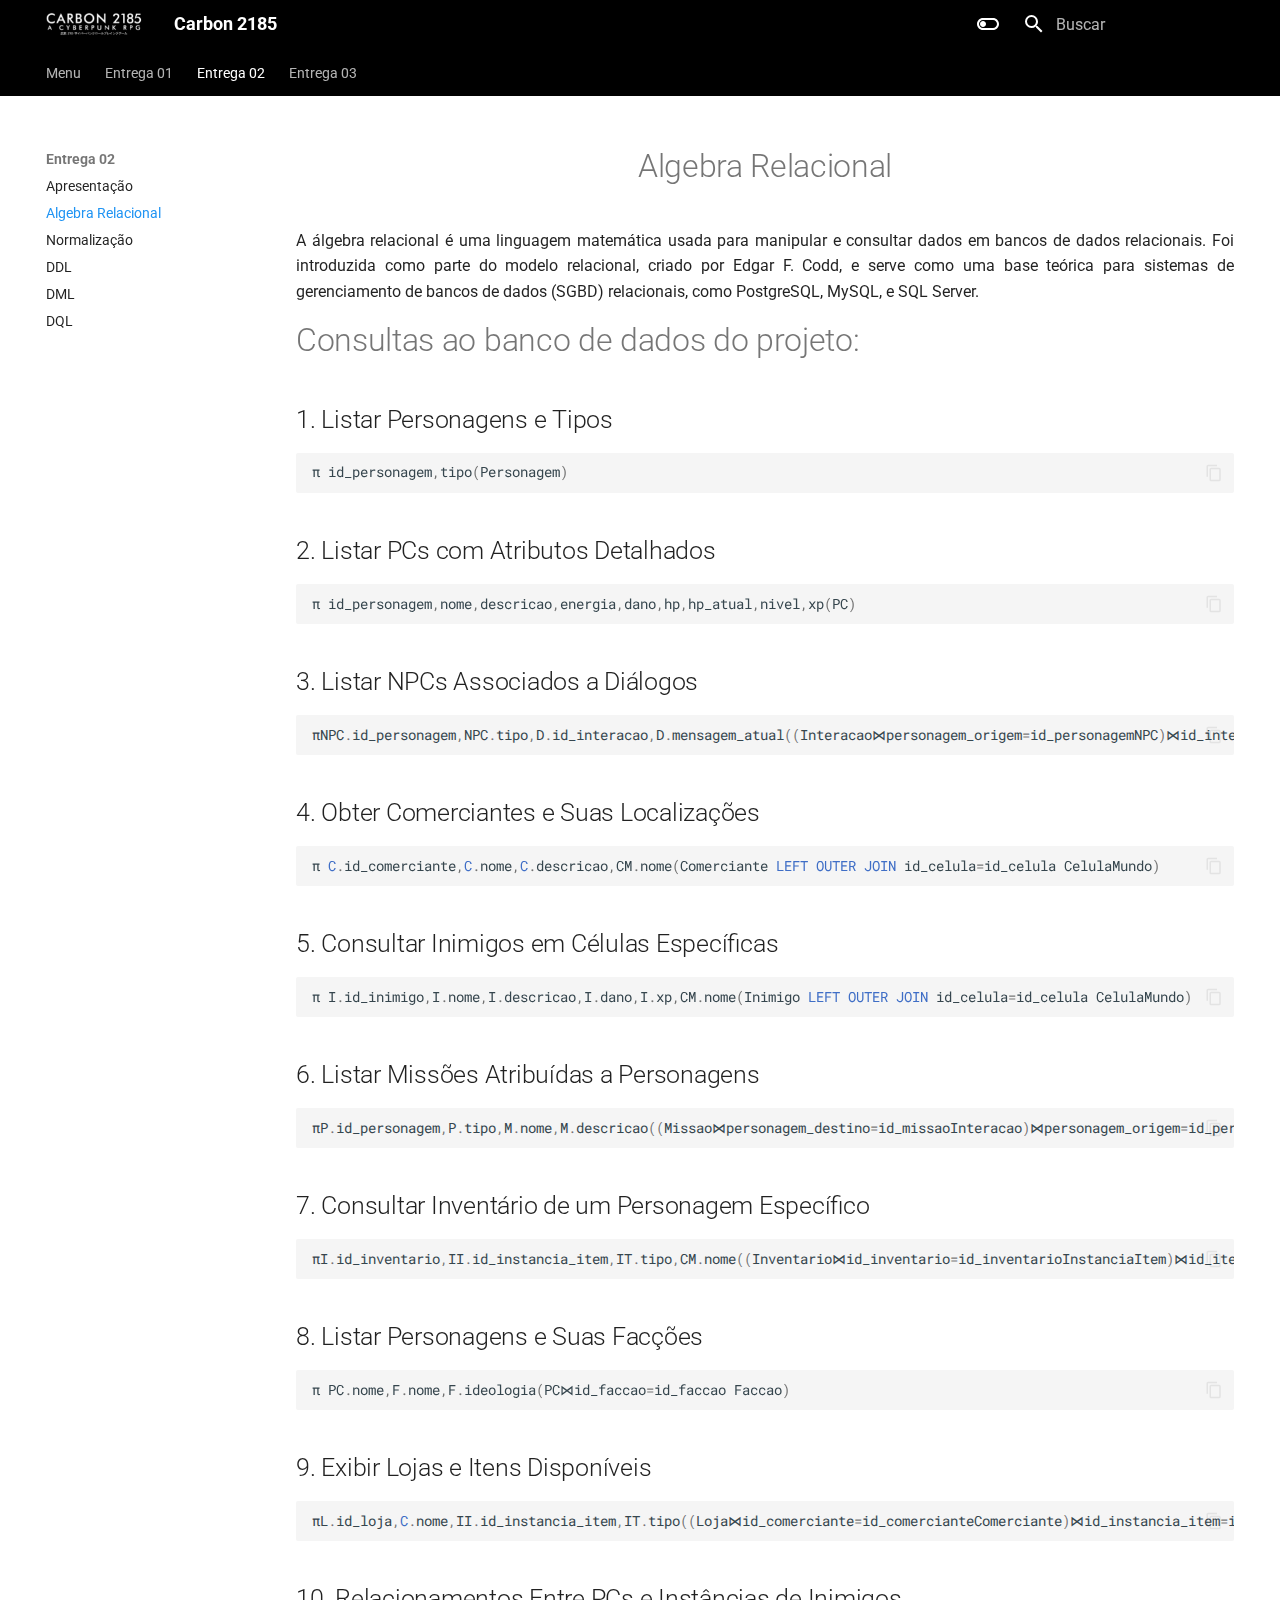
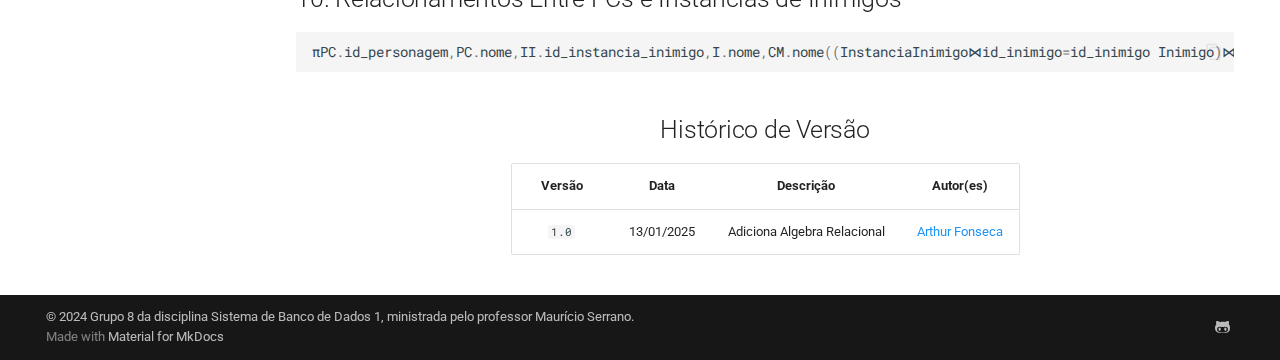
<file: entrega-2/AlgebraRelacional/index.html>
<!doctype html>
<html lang="pt" class="no-js">
  <head>
    
      <meta charset="utf-8">
      <meta name="viewport" content="width=device-width,initial-scale=1">
      
      
      
        <link rel="canonical" href="https://sbd1.github.io/2024.2-Carbon-2185/entrega-2/AlgebraRelacional/">
      
      
        <link rel="prev" href="../Apresenta%C3%A7%C3%A3o/">
      
      
        <link rel="next" href="../Normaliza%C3%A7%C3%A3o/">
      
      
      <link rel="icon" href="../../img/favicon-16x16.png">
      <meta name="generator" content="mkdocs-1.6.1, mkdocs-material-9.6.4">
    
    
      
        <title>Algebra Relacional - Carbon 2185</title>
      
    
    
      <link rel="stylesheet" href="../../assets/stylesheets/main.8608ea7d.min.css">
      
        
        <link rel="stylesheet" href="../../assets/stylesheets/palette.06af60db.min.css">
      
      


    
    
      
    
    
      
        
        
        <link rel="preconnect" href="https://fonts.gstatic.com" crossorigin>
        <link rel="stylesheet" href="https://fonts.googleapis.com/css?family=Roboto:300,300i,400,400i,700,700i%7CRoboto+Mono:400,400i,700,700i&display=fallback">
        <style>:root{--md-text-font:"Roboto";--md-code-font:"Roboto Mono"}</style>
      
    
    
      <link rel="stylesheet" href="../../css/extra.css">
    
    <script>__md_scope=new URL("../..",location),__md_hash=e=>[...e].reduce(((e,_)=>(e<<5)-e+_.charCodeAt(0)),0),__md_get=(e,_=localStorage,t=__md_scope)=>JSON.parse(_.getItem(t.pathname+"."+e)),__md_set=(e,_,t=localStorage,a=__md_scope)=>{try{t.setItem(a.pathname+"."+e,JSON.stringify(_))}catch(e){}}</script>
    
      

    
    
      
        <meta  property="og:type"  content="website" >
      
        <meta  property="og:title"  content="Algebra Relacional - Carbon 2185" >
      
        <meta  property="og:description"  content="None" >
      
        <meta  property="og:image"  content="https://sbd1.github.io/2024.2-Carbon-2185/assets/images/social/entrega-2/AlgebraRelacional.png" >
      
        <meta  property="og:image:type"  content="image/png" >
      
        <meta  property="og:image:width"  content="1200" >
      
        <meta  property="og:image:height"  content="630" >
      
        <meta  property="og:url"  content="https://sbd1.github.io/2024.2-Carbon-2185/entrega-2/AlgebraRelacional/" >
      
        <meta  name="twitter:card"  content="summary_large_image" >
      
        <meta  name="twitter:title"  content="Algebra Relacional - Carbon 2185" >
      
        <meta  name="twitter:description"  content="None" >
      
        <meta  name="twitter:image"  content="https://sbd1.github.io/2024.2-Carbon-2185/assets/images/social/entrega-2/AlgebraRelacional.png" >
      
    
    
  </head>
  
  
    
    
      
    
    
    
    
    <body dir="ltr" data-md-color-scheme="default" data-md-color-primary="blue" data-md-color-accent="white">
  
    
    <input class="md-toggle" data-md-toggle="drawer" type="checkbox" id="__drawer" autocomplete="off">
    <input class="md-toggle" data-md-toggle="search" type="checkbox" id="__search" autocomplete="off">
    <label class="md-overlay" for="__drawer"></label>
    <div data-md-component="skip">
      
        
        <a href="#algebra-relacional" class="md-skip">
          Ir para o conteúdo
        </a>
      
    </div>
    <div data-md-component="announce">
      
    </div>
    
    
      

<header class="md-header" data-md-component="header">
  <nav class="md-header__inner md-grid" aria-label="Cabeçalho">
    <a href="../.." title="Carbon 2185" class="md-header__button md-logo" aria-label="Carbon 2185" data-md-component="logo">
      
  <img src="../../img/carbonlogowhite.png" alt="logo">

    </a>
    <label class="md-header__button md-icon" for="__drawer">
      
      <svg xmlns="http://www.w3.org/2000/svg" viewBox="0 0 24 24"><path d="M3 6h18v2H3zm0 5h18v2H3zm0 5h18v2H3z"/></svg>
    </label>
    <div class="md-header__title" data-md-component="header-title">
      <div class="md-header__ellipsis">
        <div class="md-header__topic">
          <span class="md-ellipsis">
            Carbon 2185
          </span>
        </div>
        <div class="md-header__topic" data-md-component="header-topic">
          <span class="md-ellipsis">
            
              Algebra Relacional
            
          </span>
        </div>
      </div>
    </div>
    
      
        <form class="md-header__option" data-md-component="palette">
  
    
    
    
    <input class="md-option" data-md-color-media="" data-md-color-scheme="default" data-md-color-primary="blue" data-md-color-accent="white"  aria-label="Switch to dark mode"  type="radio" name="__palette" id="__palette_0">
    
      <label class="md-header__button md-icon" title="Switch to dark mode" for="__palette_1" hidden>
        <svg xmlns="http://www.w3.org/2000/svg" viewBox="0 0 24 24"><path d="M17 6H7c-3.31 0-6 2.69-6 6s2.69 6 6 6h10c3.31 0 6-2.69 6-6s-2.69-6-6-6m0 10H7c-2.21 0-4-1.79-4-4s1.79-4 4-4h10c2.21 0 4 1.79 4 4s-1.79 4-4 4M7 9c-1.66 0-3 1.34-3 3s1.34 3 3 3 3-1.34 3-3-1.34-3-3-3"/></svg>
      </label>
    
  
    
    
    
    <input class="md-option" data-md-color-media="" data-md-color-scheme="slate" data-md-color-primary="blue" data-md-color-accent="white"  aria-label="Switch to light mode"  type="radio" name="__palette" id="__palette_1">
    
      <label class="md-header__button md-icon" title="Switch to light mode" for="__palette_0" hidden>
        <svg xmlns="http://www.w3.org/2000/svg" viewBox="0 0 24 24"><path d="M17 7H7a5 5 0 0 0-5 5 5 5 0 0 0 5 5h10a5 5 0 0 0 5-5 5 5 0 0 0-5-5m0 8a3 3 0 0 1-3-3 3 3 0 0 1 3-3 3 3 0 0 1 3 3 3 3 0 0 1-3 3"/></svg>
      </label>
    
  
</form>
      
    
    
      <script>var palette=__md_get("__palette");if(palette&&palette.color){if("(prefers-color-scheme)"===palette.color.media){var media=matchMedia("(prefers-color-scheme: light)"),input=document.querySelector(media.matches?"[data-md-color-media='(prefers-color-scheme: light)']":"[data-md-color-media='(prefers-color-scheme: dark)']");palette.color.media=input.getAttribute("data-md-color-media"),palette.color.scheme=input.getAttribute("data-md-color-scheme"),palette.color.primary=input.getAttribute("data-md-color-primary"),palette.color.accent=input.getAttribute("data-md-color-accent")}for(var[key,value]of Object.entries(palette.color))document.body.setAttribute("data-md-color-"+key,value)}</script>
    
    
    
      <label class="md-header__button md-icon" for="__search">
        
        <svg xmlns="http://www.w3.org/2000/svg" viewBox="0 0 24 24"><path d="M9.5 3A6.5 6.5 0 0 1 16 9.5c0 1.61-.59 3.09-1.56 4.23l.27.27h.79l5 5-1.5 1.5-5-5v-.79l-.27-.27A6.52 6.52 0 0 1 9.5 16 6.5 6.5 0 0 1 3 9.5 6.5 6.5 0 0 1 9.5 3m0 2C7 5 5 7 5 9.5S7 14 9.5 14 14 12 14 9.5 12 5 9.5 5"/></svg>
      </label>
      <div class="md-search" data-md-component="search" role="dialog">
  <label class="md-search__overlay" for="__search"></label>
  <div class="md-search__inner" role="search">
    <form class="md-search__form" name="search">
      <input type="text" class="md-search__input" name="query" aria-label="Buscar" placeholder="Buscar" autocapitalize="off" autocorrect="off" autocomplete="off" spellcheck="false" data-md-component="search-query" required>
      <label class="md-search__icon md-icon" for="__search">
        
        <svg xmlns="http://www.w3.org/2000/svg" viewBox="0 0 24 24"><path d="M9.5 3A6.5 6.5 0 0 1 16 9.5c0 1.61-.59 3.09-1.56 4.23l.27.27h.79l5 5-1.5 1.5-5-5v-.79l-.27-.27A6.52 6.52 0 0 1 9.5 16 6.5 6.5 0 0 1 3 9.5 6.5 6.5 0 0 1 9.5 3m0 2C7 5 5 7 5 9.5S7 14 9.5 14 14 12 14 9.5 12 5 9.5 5"/></svg>
        
        <svg xmlns="http://www.w3.org/2000/svg" viewBox="0 0 24 24"><path d="M20 11v2H8l5.5 5.5-1.42 1.42L4.16 12l7.92-7.92L13.5 5.5 8 11z"/></svg>
      </label>
      <nav class="md-search__options" aria-label="Pesquisar">
        
        <button type="reset" class="md-search__icon md-icon" title="Limpar" aria-label="Limpar" tabindex="-1">
          
          <svg xmlns="http://www.w3.org/2000/svg" viewBox="0 0 24 24"><path d="M19 6.41 17.59 5 12 10.59 6.41 5 5 6.41 10.59 12 5 17.59 6.41 19 12 13.41 17.59 19 19 17.59 13.41 12z"/></svg>
        </button>
      </nav>
      
        <div class="md-search__suggest" data-md-component="search-suggest"></div>
      
    </form>
    <div class="md-search__output">
      <div class="md-search__scrollwrap" tabindex="0" data-md-scrollfix>
        <div class="md-search-result" data-md-component="search-result">
          <div class="md-search-result__meta">
            Inicializando a pesquisa
          </div>
          <ol class="md-search-result__list" role="presentation"></ol>
        </div>
      </div>
    </div>
  </div>
</div>
    
    
  </nav>
  
</header>
    
    <div class="md-container" data-md-component="container">
      
      
        
          
            
<nav class="md-tabs" aria-label="Abas" data-md-component="tabs">
  <div class="md-grid">
    <ul class="md-tabs__list">
      
        
  
  
  
    <li class="md-tabs__item">
      <a href="../.." class="md-tabs__link">
        
  
    
  
  Menu

      </a>
    </li>
  

      
        
  
  
  
    
    
      <li class="md-tabs__item">
        <a href="../../entrega-1/Apresenta%C3%A7%C3%A3o/" class="md-tabs__link">
          
  
  Entrega 01

        </a>
      </li>
    
  

      
        
  
  
    
  
  
    
    
      <li class="md-tabs__item md-tabs__item--active">
        <a href="../Apresenta%C3%A7%C3%A3o/" class="md-tabs__link">
          
  
  Entrega 02

        </a>
      </li>
    
  

      
        
  
  
  
    
    
      <li class="md-tabs__item">
        <a href="../../entrega-3/Apresenta%C3%A7%C3%A3o/" class="md-tabs__link">
          
  
  Entrega 03

        </a>
      </li>
    
  

      
    </ul>
  </div>
</nav>
          
        
      
      <main class="md-main" data-md-component="main">
        <div class="md-main__inner md-grid">
          
            
              
              <div class="md-sidebar md-sidebar--primary" data-md-component="sidebar" data-md-type="navigation" >
                <div class="md-sidebar__scrollwrap">
                  <div class="md-sidebar__inner">
                    


  


  

<nav class="md-nav md-nav--primary md-nav--lifted md-nav--integrated" aria-label="Navegação" data-md-level="0">
  <label class="md-nav__title" for="__drawer">
    <a href="../.." title="Carbon 2185" class="md-nav__button md-logo" aria-label="Carbon 2185" data-md-component="logo">
      
  <img src="../../img/carbonlogowhite.png" alt="logo">

    </a>
    Carbon 2185
  </label>
  
  <ul class="md-nav__list" data-md-scrollfix>
    
      
      
  
  
  
  
    <li class="md-nav__item">
      <a href="../.." class="md-nav__link">
        
  
  <span class="md-ellipsis">
    Menu
    
  </span>
  

      </a>
    </li>
  

    
      
      
  
  
  
  
    
    
    
      
      
        
      
    
    
    <li class="md-nav__item md-nav__item--nested">
      
        
        
        <input class="md-nav__toggle md-toggle " type="checkbox" id="__nav_2" >
        
          
          <label class="md-nav__link" for="__nav_2" id="__nav_2_label" tabindex="0">
            
  
  <span class="md-ellipsis">
    Entrega 01
    
  </span>
  

            <span class="md-nav__icon md-icon"></span>
          </label>
        
        <nav class="md-nav" data-md-level="1" aria-labelledby="__nav_2_label" aria-expanded="false">
          <label class="md-nav__title" for="__nav_2">
            <span class="md-nav__icon md-icon"></span>
            Entrega 01
          </label>
          <ul class="md-nav__list" data-md-scrollfix>
            
              
                
  
  
  
  
    <li class="md-nav__item">
      <a href="../../entrega-1/Apresenta%C3%A7%C3%A3o/" class="md-nav__link">
        
  
  <span class="md-ellipsis">
    Apresentação
    
  </span>
  

      </a>
    </li>
  

              
            
              
                
  
  
  
  
    <li class="md-nav__item">
      <a href="../../entrega-1/MER/" class="md-nav__link">
        
  
  <span class="md-ellipsis">
    Modelo Entidade Relacionamento
    
  </span>
  

      </a>
    </li>
  

              
            
              
                
  
  
  
  
    <li class="md-nav__item">
      <a href="../../entrega-1/DER/" class="md-nav__link">
        
  
  <span class="md-ellipsis">
    Diagrama Entidade Relacionamento
    
  </span>
  

      </a>
    </li>
  

              
            
              
                
  
  
  
  
    <li class="md-nav__item">
      <a href="../../entrega-1/ModeloRelacional/" class="md-nav__link">
        
  
  <span class="md-ellipsis">
    Modelo Relacional
    
  </span>
  

      </a>
    </li>
  

              
            
              
                
  
  
  
  
    <li class="md-nav__item">
      <a href="../../entrega-1/DD/" class="md-nav__link">
        
  
  <span class="md-ellipsis">
    Dicionário de Dados
    
  </span>
  

      </a>
    </li>
  

              
            
          </ul>
        </nav>
      
    </li>
  

    
      
      
  
  
    
  
  
  
    
    
    
      
        
        
      
      
        
      
    
    
    <li class="md-nav__item md-nav__item--active md-nav__item--section md-nav__item--nested">
      
        
        
        <input class="md-nav__toggle md-toggle " type="checkbox" id="__nav_3" checked>
        
          
          <label class="md-nav__link" for="__nav_3" id="__nav_3_label" tabindex="">
            
  
  <span class="md-ellipsis">
    Entrega 02
    
  </span>
  

            <span class="md-nav__icon md-icon"></span>
          </label>
        
        <nav class="md-nav" data-md-level="1" aria-labelledby="__nav_3_label" aria-expanded="true">
          <label class="md-nav__title" for="__nav_3">
            <span class="md-nav__icon md-icon"></span>
            Entrega 02
          </label>
          <ul class="md-nav__list" data-md-scrollfix>
            
              
                
  
  
  
  
    <li class="md-nav__item">
      <a href="../Apresenta%C3%A7%C3%A3o/" class="md-nav__link">
        
  
  <span class="md-ellipsis">
    Apresentação
    
  </span>
  

      </a>
    </li>
  

              
            
              
                
  
  
    
  
  
  
    <li class="md-nav__item md-nav__item--active">
      
      <input class="md-nav__toggle md-toggle" type="checkbox" id="__toc">
      
      
        
      
      
      <a href="./" class="md-nav__link md-nav__link--active">
        
  
  <span class="md-ellipsis">
    Algebra Relacional
    
  </span>
  

      </a>
      
    </li>
  

              
            
              
                
  
  
  
  
    <li class="md-nav__item">
      <a href="../Normaliza%C3%A7%C3%A3o/" class="md-nav__link">
        
  
  <span class="md-ellipsis">
    Normalização
    
  </span>
  

      </a>
    </li>
  

              
            
              
                
  
  
  
  
    <li class="md-nav__item">
      <a href="../DDL/" class="md-nav__link">
        
  
  <span class="md-ellipsis">
    DDL
    
  </span>
  

      </a>
    </li>
  

              
            
              
                
  
  
  
  
    <li class="md-nav__item">
      <a href="../DML/" class="md-nav__link">
        
  
  <span class="md-ellipsis">
    DML
    
  </span>
  

      </a>
    </li>
  

              
            
              
                
  
  
  
  
    <li class="md-nav__item">
      <a href="../DQL/" class="md-nav__link">
        
  
  <span class="md-ellipsis">
    DQL
    
  </span>
  

      </a>
    </li>
  

              
            
          </ul>
        </nav>
      
    </li>
  

    
      
      
  
  
  
  
    
    
    
      
      
        
      
    
    
    <li class="md-nav__item md-nav__item--nested">
      
        
        
        <input class="md-nav__toggle md-toggle " type="checkbox" id="__nav_4" >
        
          
          <label class="md-nav__link" for="__nav_4" id="__nav_4_label" tabindex="0">
            
  
  <span class="md-ellipsis">
    Entrega 03
    
  </span>
  

            <span class="md-nav__icon md-icon"></span>
          </label>
        
        <nav class="md-nav" data-md-level="1" aria-labelledby="__nav_4_label" aria-expanded="false">
          <label class="md-nav__title" for="__nav_4">
            <span class="md-nav__icon md-icon"></span>
            Entrega 03
          </label>
          <ul class="md-nav__list" data-md-scrollfix>
            
              
                
  
  
  
  
    <li class="md-nav__item">
      <a href="../../entrega-3/Apresenta%C3%A7%C3%A3o/" class="md-nav__link">
        
  
  <span class="md-ellipsis">
    Apresentação
    
  </span>
  

      </a>
    </li>
  

              
            
              
                
  
  
  
  
    <li class="md-nav__item">
      <a href="../../entrega-3/Apresenta%C3%A7%C3%A3o2/" class="md-nav__link">
        
  
  <span class="md-ellipsis">
    Apresentação com melhorias
    
  </span>
  

      </a>
    </li>
  

              
            
          </ul>
        </nav>
      
    </li>
  

    
  </ul>
</nav>
                  </div>
                </div>
              </div>
            
            
          
          
            <div class="md-content" data-md-component="content">
              <article class="md-content__inner md-typeset">
                
                  



<h1 id="algebra-relacional"><center>Algebra Relacional</center></h1>
<p>A álgebra relacional é uma linguagem matemática usada para manipular e consultar dados em bancos de dados relacionais. Foi introduzida como parte do modelo relacional, criado por Edgar F. Codd, e serve como uma base teórica para sistemas de gerenciamento de bancos de dados (SGBD) relacionais, como PostgreSQL, MySQL, e SQL Server.</p>
<h1 id="consultas-ao-banco-de-dados-do-projeto">Consultas ao banco de dados do projeto:</h1>
<h2 id="1-listar-personagens-e-tipos">1. Listar Personagens e Tipos</h2>
<div class="highlight"><pre><span></span><code><a id="__codelineno-0-1" name="__codelineno-0-1" href="#__codelineno-0-1"></a><span class="err">π</span><span class="w"> </span><span class="n">id_personagem</span><span class="p">,</span><span class="n">tipo</span><span class="p">(</span><span class="n">Personagem</span><span class="p">)</span>
</code></pre></div>
<h2 id="2-listar-pcs-com-atributos-detalhados">2. Listar PCs com Atributos Detalhados</h2>
<div class="highlight"><pre><span></span><code><a id="__codelineno-1-1" name="__codelineno-1-1" href="#__codelineno-1-1"></a><span class="err">π</span><span class="w"> </span><span class="n">id_personagem</span><span class="p">,</span><span class="n">nome</span><span class="p">,</span><span class="n">descricao</span><span class="p">,</span><span class="n">energia</span><span class="p">,</span><span class="n">dano</span><span class="p">,</span><span class="n">hp</span><span class="p">,</span><span class="n">hp_atual</span><span class="p">,</span><span class="n">nivel</span><span class="p">,</span><span class="n">xp</span><span class="p">(</span><span class="n">PC</span><span class="p">)</span>
</code></pre></div>
<h2 id="3-listar-npcs-associados-a-dialogos">3. Listar NPCs Associados a Diálogos</h2>
<div class="highlight"><pre><span></span><code><a id="__codelineno-2-1" name="__codelineno-2-1" href="#__codelineno-2-1"></a><span class="err">π</span><span class="n">NPC</span><span class="p">.</span><span class="n">id_personagem</span><span class="p">,</span><span class="n">NPC</span><span class="p">.</span><span class="n">tipo</span><span class="p">,</span><span class="n">D</span><span class="p">.</span><span class="n">id_interacao</span><span class="p">,</span><span class="n">D</span><span class="p">.</span><span class="n">mensagem_atual</span><span class="p">((</span><span class="n">Interacao</span><span class="err">⋈</span><span class="n">personagem_origem</span><span class="o">=</span><span class="n">id_personagemNPC</span><span class="p">)</span><span class="err">⋈</span><span class="n">id_interacao</span><span class="o">=</span><span class="n">D</span><span class="p">.</span><span class="n">id_interacao</span><span class="w"> </span><span class="n">Dialogo</span><span class="p">)</span>
</code></pre></div>
<h2 id="4-obter-comerciantes-e-suas-localizacoes">4. Obter Comerciantes e Suas Localizações</h2>
<div class="highlight"><pre><span></span><code><a id="__codelineno-3-1" name="__codelineno-3-1" href="#__codelineno-3-1"></a><span class="err">π</span><span class="w"> </span><span class="k">C</span><span class="p">.</span><span class="n">id_comerciante</span><span class="p">,</span><span class="k">C</span><span class="p">.</span><span class="n">nome</span><span class="p">,</span><span class="k">C</span><span class="p">.</span><span class="n">descricao</span><span class="p">,</span><span class="n">CM</span><span class="p">.</span><span class="n">nome</span><span class="p">(</span><span class="n">Comerciante</span><span class="w"> </span><span class="k">LEFT</span><span class="w"> </span><span class="k">OUTER</span><span class="w"> </span><span class="k">JOIN</span><span class="w"> </span><span class="n">id_celula</span><span class="o">=</span><span class="n">id_celula</span><span class="w"> </span><span class="n">CelulaMundo</span><span class="p">)</span>
</code></pre></div>
<h2 id="5-consultar-inimigos-em-celulas-especificas">5. Consultar Inimigos em Células Específicas</h2>
<div class="highlight"><pre><span></span><code><a id="__codelineno-4-1" name="__codelineno-4-1" href="#__codelineno-4-1"></a><span class="err">π</span><span class="w"> </span><span class="n">I</span><span class="p">.</span><span class="n">id_inimigo</span><span class="p">,</span><span class="n">I</span><span class="p">.</span><span class="n">nome</span><span class="p">,</span><span class="n">I</span><span class="p">.</span><span class="n">descricao</span><span class="p">,</span><span class="n">I</span><span class="p">.</span><span class="n">dano</span><span class="p">,</span><span class="n">I</span><span class="p">.</span><span class="n">xp</span><span class="p">,</span><span class="n">CM</span><span class="p">.</span><span class="n">nome</span><span class="p">(</span><span class="n">Inimigo</span><span class="w"> </span><span class="k">LEFT</span><span class="w"> </span><span class="k">OUTER</span><span class="w"> </span><span class="k">JOIN</span><span class="w"> </span><span class="n">id_celula</span><span class="o">=</span><span class="n">id_celula</span><span class="w"> </span><span class="n">CelulaMundo</span><span class="p">)</span>
</code></pre></div>
<h2 id="6-listar-missoes-atribuidas-a-personagens">6. Listar Missões Atribuídas a Personagens</h2>
<div class="highlight"><pre><span></span><code><a id="__codelineno-5-1" name="__codelineno-5-1" href="#__codelineno-5-1"></a><span class="err">π</span><span class="n">P</span><span class="p">.</span><span class="n">id_personagem</span><span class="p">,</span><span class="n">P</span><span class="p">.</span><span class="n">tipo</span><span class="p">,</span><span class="n">M</span><span class="p">.</span><span class="n">nome</span><span class="p">,</span><span class="n">M</span><span class="p">.</span><span class="n">descricao</span><span class="p">((</span><span class="n">Missao</span><span class="err">⋈</span><span class="n">personagem_destino</span><span class="o">=</span><span class="n">id_missaoInteracao</span><span class="p">)</span><span class="err">⋈</span><span class="n">personagem_origem</span><span class="o">=</span><span class="n">id_personagem</span><span class="w"> </span><span class="n">Personagem</span><span class="p">)</span>
</code></pre></div>
<h2 id="7-consultar-inventario-de-um-personagem-especifico">7. Consultar Inventário de um Personagem Específico</h2>
<div class="highlight"><pre><span></span><code><a id="__codelineno-6-1" name="__codelineno-6-1" href="#__codelineno-6-1"></a><span class="err">π</span><span class="n">I</span><span class="p">.</span><span class="n">id_inventario</span><span class="p">,</span><span class="n">II</span><span class="p">.</span><span class="n">id_instancia_item</span><span class="p">,</span><span class="n">IT</span><span class="p">.</span><span class="n">tipo</span><span class="p">,</span><span class="n">CM</span><span class="p">.</span><span class="n">nome</span><span class="p">((</span><span class="n">Inventario</span><span class="err">⋈</span><span class="n">id_inventario</span><span class="o">=</span><span class="n">id_inventarioInstanciaItem</span><span class="p">)</span><span class="err">⋈</span><span class="n">id_item</span><span class="o">=</span><span class="n">id_item</span><span class="w"> </span><span class="n">Item</span><span class="w"> </span><span class="k">LEFT</span><span class="w"> </span><span class="k">OUTER</span><span class="w"> </span><span class="k">JOIN</span><span class="w"> </span><span class="n">id_celula</span><span class="o">=</span><span class="n">id_celula</span><span class="w"> </span><span class="n">CelulaMundo</span><span class="p">)</span>
</code></pre></div>
<h2 id="8-listar-personagens-e-suas-faccoes">8. Listar Personagens e Suas Facções</h2>
<div class="highlight"><pre><span></span><code><a id="__codelineno-7-1" name="__codelineno-7-1" href="#__codelineno-7-1"></a><span class="err">π</span><span class="w"> </span><span class="n">PC</span><span class="p">.</span><span class="n">nome</span><span class="p">,</span><span class="n">F</span><span class="p">.</span><span class="n">nome</span><span class="p">,</span><span class="n">F</span><span class="p">.</span><span class="n">ideologia</span><span class="p">(</span><span class="n">PC</span><span class="err">⋈</span><span class="n">id_faccao</span><span class="o">=</span><span class="n">id_faccao</span><span class="w"> </span><span class="n">Faccao</span><span class="p">)</span>
</code></pre></div>
<h2 id="9-exibir-lojas-e-itens-disponiveis">9. Exibir Lojas e Itens Disponíveis</h2>
<div class="highlight"><pre><span></span><code><a id="__codelineno-8-1" name="__codelineno-8-1" href="#__codelineno-8-1"></a><span class="err">π</span><span class="n">L</span><span class="p">.</span><span class="n">id_loja</span><span class="p">,</span><span class="k">C</span><span class="p">.</span><span class="n">nome</span><span class="p">,</span><span class="n">II</span><span class="p">.</span><span class="n">id_instancia_item</span><span class="p">,</span><span class="n">IT</span><span class="p">.</span><span class="n">tipo</span><span class="p">((</span><span class="n">Loja</span><span class="err">⋈</span><span class="n">id_comerciante</span><span class="o">=</span><span class="n">id_comercianteComerciante</span><span class="p">)</span><span class="err">⋈</span><span class="n">id_instancia_item</span><span class="o">=</span><span class="n">id_instancia_item</span><span class="p">(</span><span class="n">InstanciaItem</span><span class="err">⋈</span><span class="w"> </span><span class="n">id_item</span><span class="o">=</span><span class="n">id_item</span><span class="w"> </span><span class="n">Item</span><span class="p">))</span>
</code></pre></div>
<h2 id="10-relacionamentos-entre-pcs-e-instancias-de-inimigos">10. Relacionamentos Entre PCs e Instâncias de Inimigos</h2>
<div class="highlight"><pre><span></span><code><a id="__codelineno-9-1" name="__codelineno-9-1" href="#__codelineno-9-1"></a><span class="err">π</span><span class="n">PC</span><span class="p">.</span><span class="n">id_personagem</span><span class="p">,</span><span class="n">PC</span><span class="p">.</span><span class="n">nome</span><span class="p">,</span><span class="n">II</span><span class="p">.</span><span class="n">id_instancia_inimigo</span><span class="p">,</span><span class="n">I</span><span class="p">.</span><span class="n">nome</span><span class="p">,</span><span class="n">CM</span><span class="p">.</span><span class="n">nome</span><span class="p">((</span><span class="n">InstanciaInimigo</span><span class="err">⋈</span><span class="n">id_inimigo</span><span class="o">=</span><span class="n">id_inimigo</span><span class="w"> </span><span class="n">Inimigo</span><span class="p">)</span><span class="err">⋈</span><span class="n">id_celula</span><span class="o">=</span><span class="n">id_celula</span><span class="p">(</span><span class="n">CelulaMundo</span><span class="err">⋈</span><span class="w"> </span><span class="n">id_celula</span><span class="o">=</span><span class="n">id_celula</span><span class="w"> </span><span class="n">PC</span><span class="p">))</span>
</code></pre></div>
<p><center></p>
<h2 id="historico-de-versao">Histórico de Versão</h2>
<table>
<thead>
<tr>
<th style="text-align: center;">Versão</th>
<th style="text-align: center;">Data</th>
<th style="text-align: center;">Descrição</th>
<th style="text-align: center;">Autor(es)</th>
</tr>
</thead>
<tbody>
<tr>
<td style="text-align: center;"><code>1.0</code></td>
<td style="text-align: center;">13/01/2025</td>
<td style="text-align: center;">Adiciona Algebra Relacional</td>
<td style="text-align: center;"><a href="https://github.com/arthrfonsecaa">Arthur Fonseca</a></td>
</tr>
</tbody>
</table>
<p></center></p>







  
  






                
              </article>
            </div>
          
          
  <script>var tabs=__md_get("__tabs");if(Array.isArray(tabs))e:for(var set of document.querySelectorAll(".tabbed-set")){var labels=set.querySelector(".tabbed-labels");for(var tab of tabs)for(var label of labels.getElementsByTagName("label"))if(label.innerText.trim()===tab){var input=document.getElementById(label.htmlFor);input.checked=!0;continue e}}</script>

<script>var target=document.getElementById(location.hash.slice(1));target&&target.name&&(target.checked=target.name.startsWith("__tabbed_"))</script>
        </div>
        
          <button type="button" class="md-top md-icon" data-md-component="top" hidden>
  
  <svg xmlns="http://www.w3.org/2000/svg" viewBox="0 0 24 24"><path d="M13 20h-2V8l-5.5 5.5-1.42-1.42L12 4.16l7.92 7.92-1.42 1.42L13 8z"/></svg>
  Voltar ao topo
</button>
        
      </main>
      
        <footer class="md-footer">
  
  <div class="md-footer-meta md-typeset">
    <div class="md-footer-meta__inner md-grid">
      <div class="md-copyright">
  
    <div class="md-copyright__highlight">
      &copy; 2024 <a href="https://github.com/SBD1/2024.2-Carbon-2185"  target="_blank" rel="noopener">Grupo 8 da disciplina Sistema de Banco de Dados 1, ministrada pelo professor Maurício Serrano.</a>

    </div>
  
  
    Made with
    <a href="https://squidfunk.github.io/mkdocs-material/" target="_blank" rel="noopener">
      Material for MkDocs
    </a>
  
</div>
      
        <div class="md-social">
  
    
    
    
    
      
      
    
    <a href="https://github.com/SBD1/2024.2-Carbon-2185" target="_blank" rel="noopener" title="github.com" class="md-social__link">
      <svg xmlns="http://www.w3.org/2000/svg" viewBox="0 0 480 512"><!--! Font Awesome Free 6.7.2 by @fontawesome - https://fontawesome.com License - https://fontawesome.com/license/free (Icons: CC BY 4.0, Fonts: SIL OFL 1.1, Code: MIT License) Copyright 2024 Fonticons, Inc.--><path d="M186.1 328.7c0 20.9-10.9 55.1-36.7 55.1s-36.7-34.2-36.7-55.1 10.9-55.1 36.7-55.1 36.7 34.2 36.7 55.1M480 278.2c0 31.9-3.2 65.7-17.5 95-37.9 76.6-142.1 74.8-216.7 74.8-75.8 0-186.2 2.7-225.6-74.8-14.6-29-20.2-63.1-20.2-95 0-41.9 13.9-81.5 41.5-113.6-5.2-15.8-7.7-32.4-7.7-48.8 0-21.5 4.9-32.3 14.6-51.8 45.3 0 74.3 9 108.8 36 29-6.9 58.8-10 88.7-10 27 0 54.2 2.9 80.4 9.2 34-26.7 63-35.2 107.8-35.2 9.8 19.5 14.6 30.3 14.6 51.8 0 16.4-2.6 32.7-7.7 48.2 27.5 32.4 39 72.3 39 114.2m-64.3 50.5c0-43.9-26.7-82.6-73.5-82.6-18.9 0-37 3.4-56 6-14.9 2.3-29.8 3.2-45.1 3.2-15.2 0-30.1-.9-45.1-3.2-18.7-2.6-37-6-56-6-46.8 0-73.5 38.7-73.5 82.6 0 87.8 80.4 101.3 150.4 101.3h48.2c70.3 0 150.6-13.4 150.6-101.3m-82.6-55.1c-25.8 0-36.7 34.2-36.7 55.1s10.9 55.1 36.7 55.1 36.7-34.2 36.7-55.1-10.9-55.1-36.7-55.1"/></svg>
    </a>
  
</div>
      
    </div>
  </div>
</footer>
      
    </div>
    <div class="md-dialog" data-md-component="dialog">
      <div class="md-dialog__inner md-typeset"></div>
    </div>
    
    
    <script id="__config" type="application/json">{"base": "../..", "features": ["navigation.tabs", "navigation.sections", "toc.integrate", "navigation.top", "search.suggest", "search.highlight", "content.tabs.link", "content.code.annotation", "content.code.copy"], "search": "../../assets/javascripts/workers/search.f8cc74c7.min.js", "translations": {"clipboard.copied": "Copiado para \u00e1rea de transfer\u00eancia", "clipboard.copy": "Copiar para \u00e1rea de transfer\u00eancia", "search.result.more.one": "Mais 1 nesta p\u00e1gina", "search.result.more.other": "Mais # nesta p\u00e1gina", "search.result.none": "Nenhum resultado encontrado", "search.result.one": "1 resultado encontrado", "search.result.other": "# resultados encontrados", "search.result.placeholder": "Digite para iniciar a busca", "search.result.term.missing": "Ausente", "select.version": "Selecione a vers\u00e3o"}}</script>
    
    
      <script src="../../assets/javascripts/bundle.f1b6f286.min.js"></script>
      
    
  </body>
</html>
</file>
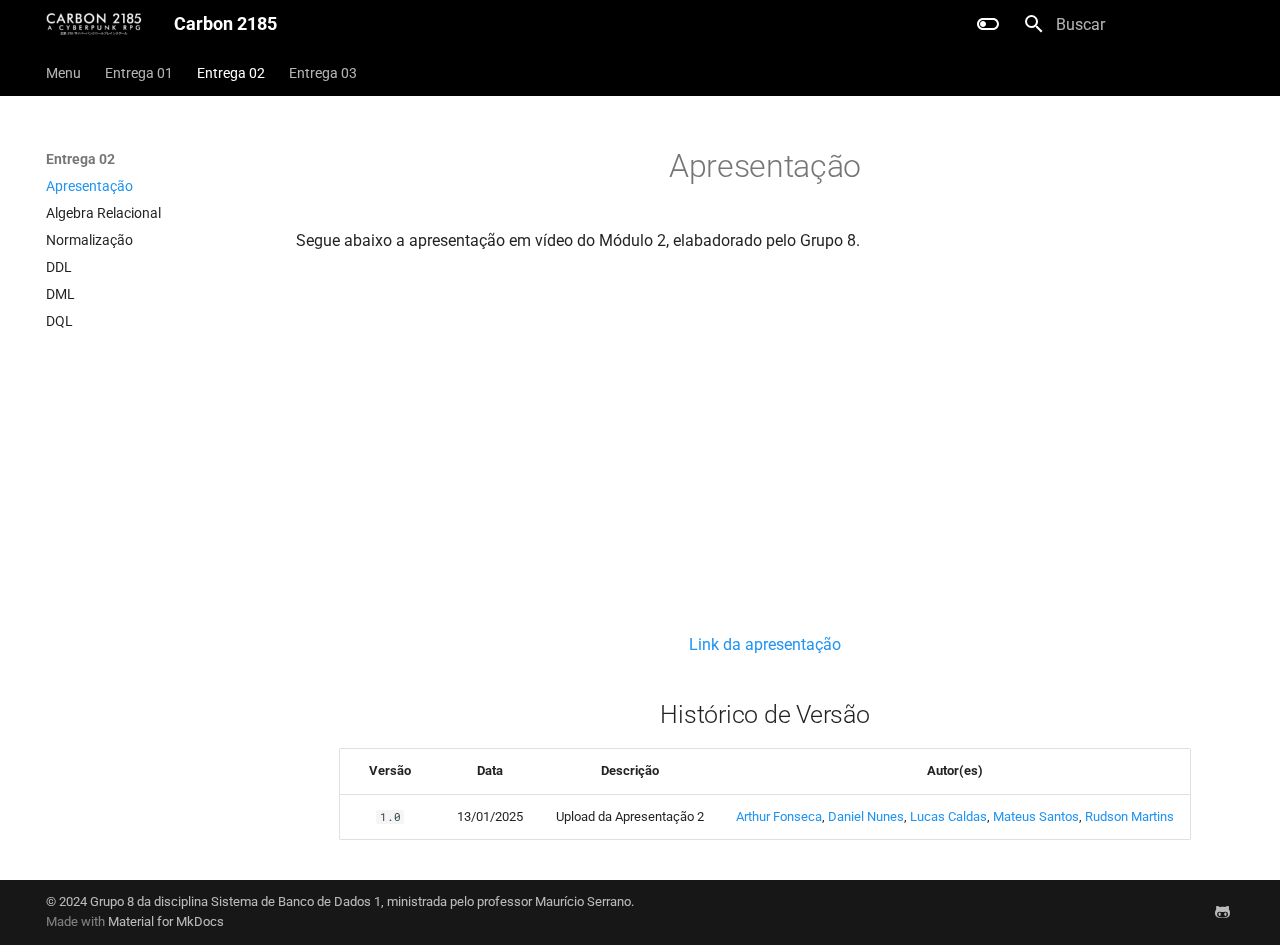
<file: entrega-2/Apresentação/index.html>
<!doctype html>
<html lang="pt" class="no-js">
  <head>
    
      <meta charset="utf-8">
      <meta name="viewport" content="width=device-width,initial-scale=1">
      
      
      
        <link rel="canonical" href="https://sbd1.github.io/2024.2-Carbon-2185/entrega-2/Apresenta%C3%A7%C3%A3o/">
      
      
        <link rel="prev" href="../../entrega-1/DD/">
      
      
        <link rel="next" href="../AlgebraRelacional/">
      
      
      <link rel="icon" href="../../img/favicon-16x16.png">
      <meta name="generator" content="mkdocs-1.6.1, mkdocs-material-9.6.4">
    
    
      
        <title>Apresentação - Carbon 2185</title>
      
    
    
      <link rel="stylesheet" href="../../assets/stylesheets/main.8608ea7d.min.css">
      
        
        <link rel="stylesheet" href="../../assets/stylesheets/palette.06af60db.min.css">
      
      


    
    
      
    
    
      
        
        
        <link rel="preconnect" href="https://fonts.gstatic.com" crossorigin>
        <link rel="stylesheet" href="https://fonts.googleapis.com/css?family=Roboto:300,300i,400,400i,700,700i%7CRoboto+Mono:400,400i,700,700i&display=fallback">
        <style>:root{--md-text-font:"Roboto";--md-code-font:"Roboto Mono"}</style>
      
    
    
      <link rel="stylesheet" href="../../css/extra.css">
    
    <script>__md_scope=new URL("../..",location),__md_hash=e=>[...e].reduce(((e,_)=>(e<<5)-e+_.charCodeAt(0)),0),__md_get=(e,_=localStorage,t=__md_scope)=>JSON.parse(_.getItem(t.pathname+"."+e)),__md_set=(e,_,t=localStorage,a=__md_scope)=>{try{t.setItem(a.pathname+"."+e,JSON.stringify(_))}catch(e){}}</script>
    
      

    
    
      
        <meta  property="og:type"  content="website" >
      
        <meta  property="og:title"  content="Apresentação - Carbon 2185" >
      
        <meta  property="og:description"  content="None" >
      
        <meta  property="og:image"  content="https://sbd1.github.io/2024.2-Carbon-2185/assets/images/social/entrega-2/Apresentação.png" >
      
        <meta  property="og:image:type"  content="image/png" >
      
        <meta  property="og:image:width"  content="1200" >
      
        <meta  property="og:image:height"  content="630" >
      
        <meta  property="og:url"  content="https://sbd1.github.io/2024.2-Carbon-2185/entrega-2/Apresenta%C3%A7%C3%A3o/" >
      
        <meta  name="twitter:card"  content="summary_large_image" >
      
        <meta  name="twitter:title"  content="Apresentação - Carbon 2185" >
      
        <meta  name="twitter:description"  content="None" >
      
        <meta  name="twitter:image"  content="https://sbd1.github.io/2024.2-Carbon-2185/assets/images/social/entrega-2/Apresentação.png" >
      
    
    
  </head>
  
  
    
    
      
    
    
    
    
    <body dir="ltr" data-md-color-scheme="default" data-md-color-primary="blue" data-md-color-accent="white">
  
    
    <input class="md-toggle" data-md-toggle="drawer" type="checkbox" id="__drawer" autocomplete="off">
    <input class="md-toggle" data-md-toggle="search" type="checkbox" id="__search" autocomplete="off">
    <label class="md-overlay" for="__drawer"></label>
    <div data-md-component="skip">
      
        
        <a href="#apresentacao" class="md-skip">
          Ir para o conteúdo
        </a>
      
    </div>
    <div data-md-component="announce">
      
    </div>
    
    
      

<header class="md-header" data-md-component="header">
  <nav class="md-header__inner md-grid" aria-label="Cabeçalho">
    <a href="../.." title="Carbon 2185" class="md-header__button md-logo" aria-label="Carbon 2185" data-md-component="logo">
      
  <img src="../../img/carbonlogowhite.png" alt="logo">

    </a>
    <label class="md-header__button md-icon" for="__drawer">
      
      <svg xmlns="http://www.w3.org/2000/svg" viewBox="0 0 24 24"><path d="M3 6h18v2H3zm0 5h18v2H3zm0 5h18v2H3z"/></svg>
    </label>
    <div class="md-header__title" data-md-component="header-title">
      <div class="md-header__ellipsis">
        <div class="md-header__topic">
          <span class="md-ellipsis">
            Carbon 2185
          </span>
        </div>
        <div class="md-header__topic" data-md-component="header-topic">
          <span class="md-ellipsis">
            
              Apresentação
            
          </span>
        </div>
      </div>
    </div>
    
      
        <form class="md-header__option" data-md-component="palette">
  
    
    
    
    <input class="md-option" data-md-color-media="" data-md-color-scheme="default" data-md-color-primary="blue" data-md-color-accent="white"  aria-label="Switch to dark mode"  type="radio" name="__palette" id="__palette_0">
    
      <label class="md-header__button md-icon" title="Switch to dark mode" for="__palette_1" hidden>
        <svg xmlns="http://www.w3.org/2000/svg" viewBox="0 0 24 24"><path d="M17 6H7c-3.31 0-6 2.69-6 6s2.69 6 6 6h10c3.31 0 6-2.69 6-6s-2.69-6-6-6m0 10H7c-2.21 0-4-1.79-4-4s1.79-4 4-4h10c2.21 0 4 1.79 4 4s-1.79 4-4 4M7 9c-1.66 0-3 1.34-3 3s1.34 3 3 3 3-1.34 3-3-1.34-3-3-3"/></svg>
      </label>
    
  
    
    
    
    <input class="md-option" data-md-color-media="" data-md-color-scheme="slate" data-md-color-primary="blue" data-md-color-accent="white"  aria-label="Switch to light mode"  type="radio" name="__palette" id="__palette_1">
    
      <label class="md-header__button md-icon" title="Switch to light mode" for="__palette_0" hidden>
        <svg xmlns="http://www.w3.org/2000/svg" viewBox="0 0 24 24"><path d="M17 7H7a5 5 0 0 0-5 5 5 5 0 0 0 5 5h10a5 5 0 0 0 5-5 5 5 0 0 0-5-5m0 8a3 3 0 0 1-3-3 3 3 0 0 1 3-3 3 3 0 0 1 3 3 3 3 0 0 1-3 3"/></svg>
      </label>
    
  
</form>
      
    
    
      <script>var palette=__md_get("__palette");if(palette&&palette.color){if("(prefers-color-scheme)"===palette.color.media){var media=matchMedia("(prefers-color-scheme: light)"),input=document.querySelector(media.matches?"[data-md-color-media='(prefers-color-scheme: light)']":"[data-md-color-media='(prefers-color-scheme: dark)']");palette.color.media=input.getAttribute("data-md-color-media"),palette.color.scheme=input.getAttribute("data-md-color-scheme"),palette.color.primary=input.getAttribute("data-md-color-primary"),palette.color.accent=input.getAttribute("data-md-color-accent")}for(var[key,value]of Object.entries(palette.color))document.body.setAttribute("data-md-color-"+key,value)}</script>
    
    
    
      <label class="md-header__button md-icon" for="__search">
        
        <svg xmlns="http://www.w3.org/2000/svg" viewBox="0 0 24 24"><path d="M9.5 3A6.5 6.5 0 0 1 16 9.5c0 1.61-.59 3.09-1.56 4.23l.27.27h.79l5 5-1.5 1.5-5-5v-.79l-.27-.27A6.52 6.52 0 0 1 9.5 16 6.5 6.5 0 0 1 3 9.5 6.5 6.5 0 0 1 9.5 3m0 2C7 5 5 7 5 9.5S7 14 9.5 14 14 12 14 9.5 12 5 9.5 5"/></svg>
      </label>
      <div class="md-search" data-md-component="search" role="dialog">
  <label class="md-search__overlay" for="__search"></label>
  <div class="md-search__inner" role="search">
    <form class="md-search__form" name="search">
      <input type="text" class="md-search__input" name="query" aria-label="Buscar" placeholder="Buscar" autocapitalize="off" autocorrect="off" autocomplete="off" spellcheck="false" data-md-component="search-query" required>
      <label class="md-search__icon md-icon" for="__search">
        
        <svg xmlns="http://www.w3.org/2000/svg" viewBox="0 0 24 24"><path d="M9.5 3A6.5 6.5 0 0 1 16 9.5c0 1.61-.59 3.09-1.56 4.23l.27.27h.79l5 5-1.5 1.5-5-5v-.79l-.27-.27A6.52 6.52 0 0 1 9.5 16 6.5 6.5 0 0 1 3 9.5 6.5 6.5 0 0 1 9.5 3m0 2C7 5 5 7 5 9.5S7 14 9.5 14 14 12 14 9.5 12 5 9.5 5"/></svg>
        
        <svg xmlns="http://www.w3.org/2000/svg" viewBox="0 0 24 24"><path d="M20 11v2H8l5.5 5.5-1.42 1.42L4.16 12l7.92-7.92L13.5 5.5 8 11z"/></svg>
      </label>
      <nav class="md-search__options" aria-label="Pesquisar">
        
        <button type="reset" class="md-search__icon md-icon" title="Limpar" aria-label="Limpar" tabindex="-1">
          
          <svg xmlns="http://www.w3.org/2000/svg" viewBox="0 0 24 24"><path d="M19 6.41 17.59 5 12 10.59 6.41 5 5 6.41 10.59 12 5 17.59 6.41 19 12 13.41 17.59 19 19 17.59 13.41 12z"/></svg>
        </button>
      </nav>
      
        <div class="md-search__suggest" data-md-component="search-suggest"></div>
      
    </form>
    <div class="md-search__output">
      <div class="md-search__scrollwrap" tabindex="0" data-md-scrollfix>
        <div class="md-search-result" data-md-component="search-result">
          <div class="md-search-result__meta">
            Inicializando a pesquisa
          </div>
          <ol class="md-search-result__list" role="presentation"></ol>
        </div>
      </div>
    </div>
  </div>
</div>
    
    
  </nav>
  
</header>
    
    <div class="md-container" data-md-component="container">
      
      
        
          
            
<nav class="md-tabs" aria-label="Abas" data-md-component="tabs">
  <div class="md-grid">
    <ul class="md-tabs__list">
      
        
  
  
  
    <li class="md-tabs__item">
      <a href="../.." class="md-tabs__link">
        
  
    
  
  Menu

      </a>
    </li>
  

      
        
  
  
  
    
    
      <li class="md-tabs__item">
        <a href="../../entrega-1/Apresenta%C3%A7%C3%A3o/" class="md-tabs__link">
          
  
  Entrega 01

        </a>
      </li>
    
  

      
        
  
  
    
  
  
    
    
      <li class="md-tabs__item md-tabs__item--active">
        <a href="./" class="md-tabs__link">
          
  
  Entrega 02

        </a>
      </li>
    
  

      
        
  
  
  
    
    
      <li class="md-tabs__item">
        <a href="../../entrega-3/Apresenta%C3%A7%C3%A3o/" class="md-tabs__link">
          
  
  Entrega 03

        </a>
      </li>
    
  

      
    </ul>
  </div>
</nav>
          
        
      
      <main class="md-main" data-md-component="main">
        <div class="md-main__inner md-grid">
          
            
              
              <div class="md-sidebar md-sidebar--primary" data-md-component="sidebar" data-md-type="navigation" >
                <div class="md-sidebar__scrollwrap">
                  <div class="md-sidebar__inner">
                    


  


  

<nav class="md-nav md-nav--primary md-nav--lifted md-nav--integrated" aria-label="Navegação" data-md-level="0">
  <label class="md-nav__title" for="__drawer">
    <a href="../.." title="Carbon 2185" class="md-nav__button md-logo" aria-label="Carbon 2185" data-md-component="logo">
      
  <img src="../../img/carbonlogowhite.png" alt="logo">

    </a>
    Carbon 2185
  </label>
  
  <ul class="md-nav__list" data-md-scrollfix>
    
      
      
  
  
  
  
    <li class="md-nav__item">
      <a href="../.." class="md-nav__link">
        
  
  <span class="md-ellipsis">
    Menu
    
  </span>
  

      </a>
    </li>
  

    
      
      
  
  
  
  
    
    
    
      
      
        
      
    
    
    <li class="md-nav__item md-nav__item--nested">
      
        
        
        <input class="md-nav__toggle md-toggle " type="checkbox" id="__nav_2" >
        
          
          <label class="md-nav__link" for="__nav_2" id="__nav_2_label" tabindex="0">
            
  
  <span class="md-ellipsis">
    Entrega 01
    
  </span>
  

            <span class="md-nav__icon md-icon"></span>
          </label>
        
        <nav class="md-nav" data-md-level="1" aria-labelledby="__nav_2_label" aria-expanded="false">
          <label class="md-nav__title" for="__nav_2">
            <span class="md-nav__icon md-icon"></span>
            Entrega 01
          </label>
          <ul class="md-nav__list" data-md-scrollfix>
            
              
                
  
  
  
  
    <li class="md-nav__item">
      <a href="../../entrega-1/Apresenta%C3%A7%C3%A3o/" class="md-nav__link">
        
  
  <span class="md-ellipsis">
    Apresentação
    
  </span>
  

      </a>
    </li>
  

              
            
              
                
  
  
  
  
    <li class="md-nav__item">
      <a href="../../entrega-1/MER/" class="md-nav__link">
        
  
  <span class="md-ellipsis">
    Modelo Entidade Relacionamento
    
  </span>
  

      </a>
    </li>
  

              
            
              
                
  
  
  
  
    <li class="md-nav__item">
      <a href="../../entrega-1/DER/" class="md-nav__link">
        
  
  <span class="md-ellipsis">
    Diagrama Entidade Relacionamento
    
  </span>
  

      </a>
    </li>
  

              
            
              
                
  
  
  
  
    <li class="md-nav__item">
      <a href="../../entrega-1/ModeloRelacional/" class="md-nav__link">
        
  
  <span class="md-ellipsis">
    Modelo Relacional
    
  </span>
  

      </a>
    </li>
  

              
            
              
                
  
  
  
  
    <li class="md-nav__item">
      <a href="../../entrega-1/DD/" class="md-nav__link">
        
  
  <span class="md-ellipsis">
    Dicionário de Dados
    
  </span>
  

      </a>
    </li>
  

              
            
          </ul>
        </nav>
      
    </li>
  

    
      
      
  
  
    
  
  
  
    
    
    
      
        
        
      
      
        
      
    
    
    <li class="md-nav__item md-nav__item--active md-nav__item--section md-nav__item--nested">
      
        
        
        <input class="md-nav__toggle md-toggle " type="checkbox" id="__nav_3" checked>
        
          
          <label class="md-nav__link" for="__nav_3" id="__nav_3_label" tabindex="">
            
  
  <span class="md-ellipsis">
    Entrega 02
    
  </span>
  

            <span class="md-nav__icon md-icon"></span>
          </label>
        
        <nav class="md-nav" data-md-level="1" aria-labelledby="__nav_3_label" aria-expanded="true">
          <label class="md-nav__title" for="__nav_3">
            <span class="md-nav__icon md-icon"></span>
            Entrega 02
          </label>
          <ul class="md-nav__list" data-md-scrollfix>
            
              
                
  
  
    
  
  
  
    <li class="md-nav__item md-nav__item--active">
      
      <input class="md-nav__toggle md-toggle" type="checkbox" id="__toc">
      
      
        
      
      
      <a href="./" class="md-nav__link md-nav__link--active">
        
  
  <span class="md-ellipsis">
    Apresentação
    
  </span>
  

      </a>
      
    </li>
  

              
            
              
                
  
  
  
  
    <li class="md-nav__item">
      <a href="../AlgebraRelacional/" class="md-nav__link">
        
  
  <span class="md-ellipsis">
    Algebra Relacional
    
  </span>
  

      </a>
    </li>
  

              
            
              
                
  
  
  
  
    <li class="md-nav__item">
      <a href="../Normaliza%C3%A7%C3%A3o/" class="md-nav__link">
        
  
  <span class="md-ellipsis">
    Normalização
    
  </span>
  

      </a>
    </li>
  

              
            
              
                
  
  
  
  
    <li class="md-nav__item">
      <a href="../DDL/" class="md-nav__link">
        
  
  <span class="md-ellipsis">
    DDL
    
  </span>
  

      </a>
    </li>
  

              
            
              
                
  
  
  
  
    <li class="md-nav__item">
      <a href="../DML/" class="md-nav__link">
        
  
  <span class="md-ellipsis">
    DML
    
  </span>
  

      </a>
    </li>
  

              
            
              
                
  
  
  
  
    <li class="md-nav__item">
      <a href="../DQL/" class="md-nav__link">
        
  
  <span class="md-ellipsis">
    DQL
    
  </span>
  

      </a>
    </li>
  

              
            
          </ul>
        </nav>
      
    </li>
  

    
      
      
  
  
  
  
    
    
    
      
      
        
      
    
    
    <li class="md-nav__item md-nav__item--nested">
      
        
        
        <input class="md-nav__toggle md-toggle " type="checkbox" id="__nav_4" >
        
          
          <label class="md-nav__link" for="__nav_4" id="__nav_4_label" tabindex="0">
            
  
  <span class="md-ellipsis">
    Entrega 03
    
  </span>
  

            <span class="md-nav__icon md-icon"></span>
          </label>
        
        <nav class="md-nav" data-md-level="1" aria-labelledby="__nav_4_label" aria-expanded="false">
          <label class="md-nav__title" for="__nav_4">
            <span class="md-nav__icon md-icon"></span>
            Entrega 03
          </label>
          <ul class="md-nav__list" data-md-scrollfix>
            
              
                
  
  
  
  
    <li class="md-nav__item">
      <a href="../../entrega-3/Apresenta%C3%A7%C3%A3o/" class="md-nav__link">
        
  
  <span class="md-ellipsis">
    Apresentação
    
  </span>
  

      </a>
    </li>
  

              
            
              
                
  
  
  
  
    <li class="md-nav__item">
      <a href="../../entrega-3/Apresenta%C3%A7%C3%A3o2/" class="md-nav__link">
        
  
  <span class="md-ellipsis">
    Apresentação com melhorias
    
  </span>
  

      </a>
    </li>
  

              
            
          </ul>
        </nav>
      
    </li>
  

    
  </ul>
</nav>
                  </div>
                </div>
              </div>
            
            
          
          
            <div class="md-content" data-md-component="content">
              <article class="md-content__inner md-typeset">
                
                  



<h1 id="apresentacao"><center>Apresentação</center></h1>
<p>Segue abaixo a apresentação em vídeo do Módulo 2, elabadorado pelo Grupo 8.</p>
<h1 id="_1"></h1>
<p><center></p>
<iframe width="560" height="315" src="https://www.youtube.com/embed/b_5j3LE7ZAI?si=vIEhJ8JCLmoDuajj" title="YouTube video player" frameborder="0" allow="accelerometer; autoplay; clipboard-write; encrypted-media; gyroscope; picture-in-picture; web-share" referrerpolicy="strict-origin-when-cross-origin" allowfullscreen></iframe>

<p><a href="https://www.youtube.com/watch?v=b_5j3LE7ZAI">Link da apresentação</a></p>
<p></center></p>
<p><center></p>
<h2 id="historico-de-versao">Histórico de Versão</h2>
<table>
<thead>
<tr>
<th style="text-align: center;">Versão</th>
<th style="text-align: center;">Data</th>
<th style="text-align: center;">Descrição</th>
<th style="text-align: center;">Autor(es)</th>
</tr>
</thead>
<tbody>
<tr>
<td style="text-align: center;"><code>1.0</code></td>
<td style="text-align: center;">13/01/2025</td>
<td style="text-align: center;">Upload da Apresentação 2</td>
<td style="text-align: center;"><a href="https://github.com/arthrfonsecaa">Arthur Fonseca</a>, <a href="https://github.com/DanNunes777">Daniel Nunes</a>, <a href="https://github.com/lucascaldasb">Lucas Caldas</a>, <a href="https://github.com/14luke08">Mateus Santos</a>, <a href="https://github.com/RudsonMartin">Rudson Martins</a></td>
</tr>
</tbody>
</table>
<p></center></p>







  
  






                
              </article>
            </div>
          
          
  <script>var tabs=__md_get("__tabs");if(Array.isArray(tabs))e:for(var set of document.querySelectorAll(".tabbed-set")){var labels=set.querySelector(".tabbed-labels");for(var tab of tabs)for(var label of labels.getElementsByTagName("label"))if(label.innerText.trim()===tab){var input=document.getElementById(label.htmlFor);input.checked=!0;continue e}}</script>

<script>var target=document.getElementById(location.hash.slice(1));target&&target.name&&(target.checked=target.name.startsWith("__tabbed_"))</script>
        </div>
        
          <button type="button" class="md-top md-icon" data-md-component="top" hidden>
  
  <svg xmlns="http://www.w3.org/2000/svg" viewBox="0 0 24 24"><path d="M13 20h-2V8l-5.5 5.5-1.42-1.42L12 4.16l7.92 7.92-1.42 1.42L13 8z"/></svg>
  Voltar ao topo
</button>
        
      </main>
      
        <footer class="md-footer">
  
  <div class="md-footer-meta md-typeset">
    <div class="md-footer-meta__inner md-grid">
      <div class="md-copyright">
  
    <div class="md-copyright__highlight">
      &copy; 2024 <a href="https://github.com/SBD1/2024.2-Carbon-2185"  target="_blank" rel="noopener">Grupo 8 da disciplina Sistema de Banco de Dados 1, ministrada pelo professor Maurício Serrano.</a>

    </div>
  
  
    Made with
    <a href="https://squidfunk.github.io/mkdocs-material/" target="_blank" rel="noopener">
      Material for MkDocs
    </a>
  
</div>
      
        <div class="md-social">
  
    
    
    
    
      
      
    
    <a href="https://github.com/SBD1/2024.2-Carbon-2185" target="_blank" rel="noopener" title="github.com" class="md-social__link">
      <svg xmlns="http://www.w3.org/2000/svg" viewBox="0 0 480 512"><!--! Font Awesome Free 6.7.2 by @fontawesome - https://fontawesome.com License - https://fontawesome.com/license/free (Icons: CC BY 4.0, Fonts: SIL OFL 1.1, Code: MIT License) Copyright 2024 Fonticons, Inc.--><path d="M186.1 328.7c0 20.9-10.9 55.1-36.7 55.1s-36.7-34.2-36.7-55.1 10.9-55.1 36.7-55.1 36.7 34.2 36.7 55.1M480 278.2c0 31.9-3.2 65.7-17.5 95-37.9 76.6-142.1 74.8-216.7 74.8-75.8 0-186.2 2.7-225.6-74.8-14.6-29-20.2-63.1-20.2-95 0-41.9 13.9-81.5 41.5-113.6-5.2-15.8-7.7-32.4-7.7-48.8 0-21.5 4.9-32.3 14.6-51.8 45.3 0 74.3 9 108.8 36 29-6.9 58.8-10 88.7-10 27 0 54.2 2.9 80.4 9.2 34-26.7 63-35.2 107.8-35.2 9.8 19.5 14.6 30.3 14.6 51.8 0 16.4-2.6 32.7-7.7 48.2 27.5 32.4 39 72.3 39 114.2m-64.3 50.5c0-43.9-26.7-82.6-73.5-82.6-18.9 0-37 3.4-56 6-14.9 2.3-29.8 3.2-45.1 3.2-15.2 0-30.1-.9-45.1-3.2-18.7-2.6-37-6-56-6-46.8 0-73.5 38.7-73.5 82.6 0 87.8 80.4 101.3 150.4 101.3h48.2c70.3 0 150.6-13.4 150.6-101.3m-82.6-55.1c-25.8 0-36.7 34.2-36.7 55.1s10.9 55.1 36.7 55.1 36.7-34.2 36.7-55.1-10.9-55.1-36.7-55.1"/></svg>
    </a>
  
</div>
      
    </div>
  </div>
</footer>
      
    </div>
    <div class="md-dialog" data-md-component="dialog">
      <div class="md-dialog__inner md-typeset"></div>
    </div>
    
    
    <script id="__config" type="application/json">{"base": "../..", "features": ["navigation.tabs", "navigation.sections", "toc.integrate", "navigation.top", "search.suggest", "search.highlight", "content.tabs.link", "content.code.annotation", "content.code.copy"], "search": "../../assets/javascripts/workers/search.f8cc74c7.min.js", "translations": {"clipboard.copied": "Copiado para \u00e1rea de transfer\u00eancia", "clipboard.copy": "Copiar para \u00e1rea de transfer\u00eancia", "search.result.more.one": "Mais 1 nesta p\u00e1gina", "search.result.more.other": "Mais # nesta p\u00e1gina", "search.result.none": "Nenhum resultado encontrado", "search.result.one": "1 resultado encontrado", "search.result.other": "# resultados encontrados", "search.result.placeholder": "Digite para iniciar a busca", "search.result.term.missing": "Ausente", "select.version": "Selecione a vers\u00e3o"}}</script>
    
    
      <script src="../../assets/javascripts/bundle.f1b6f286.min.js"></script>
      
    
  </body>
</html>
</file>
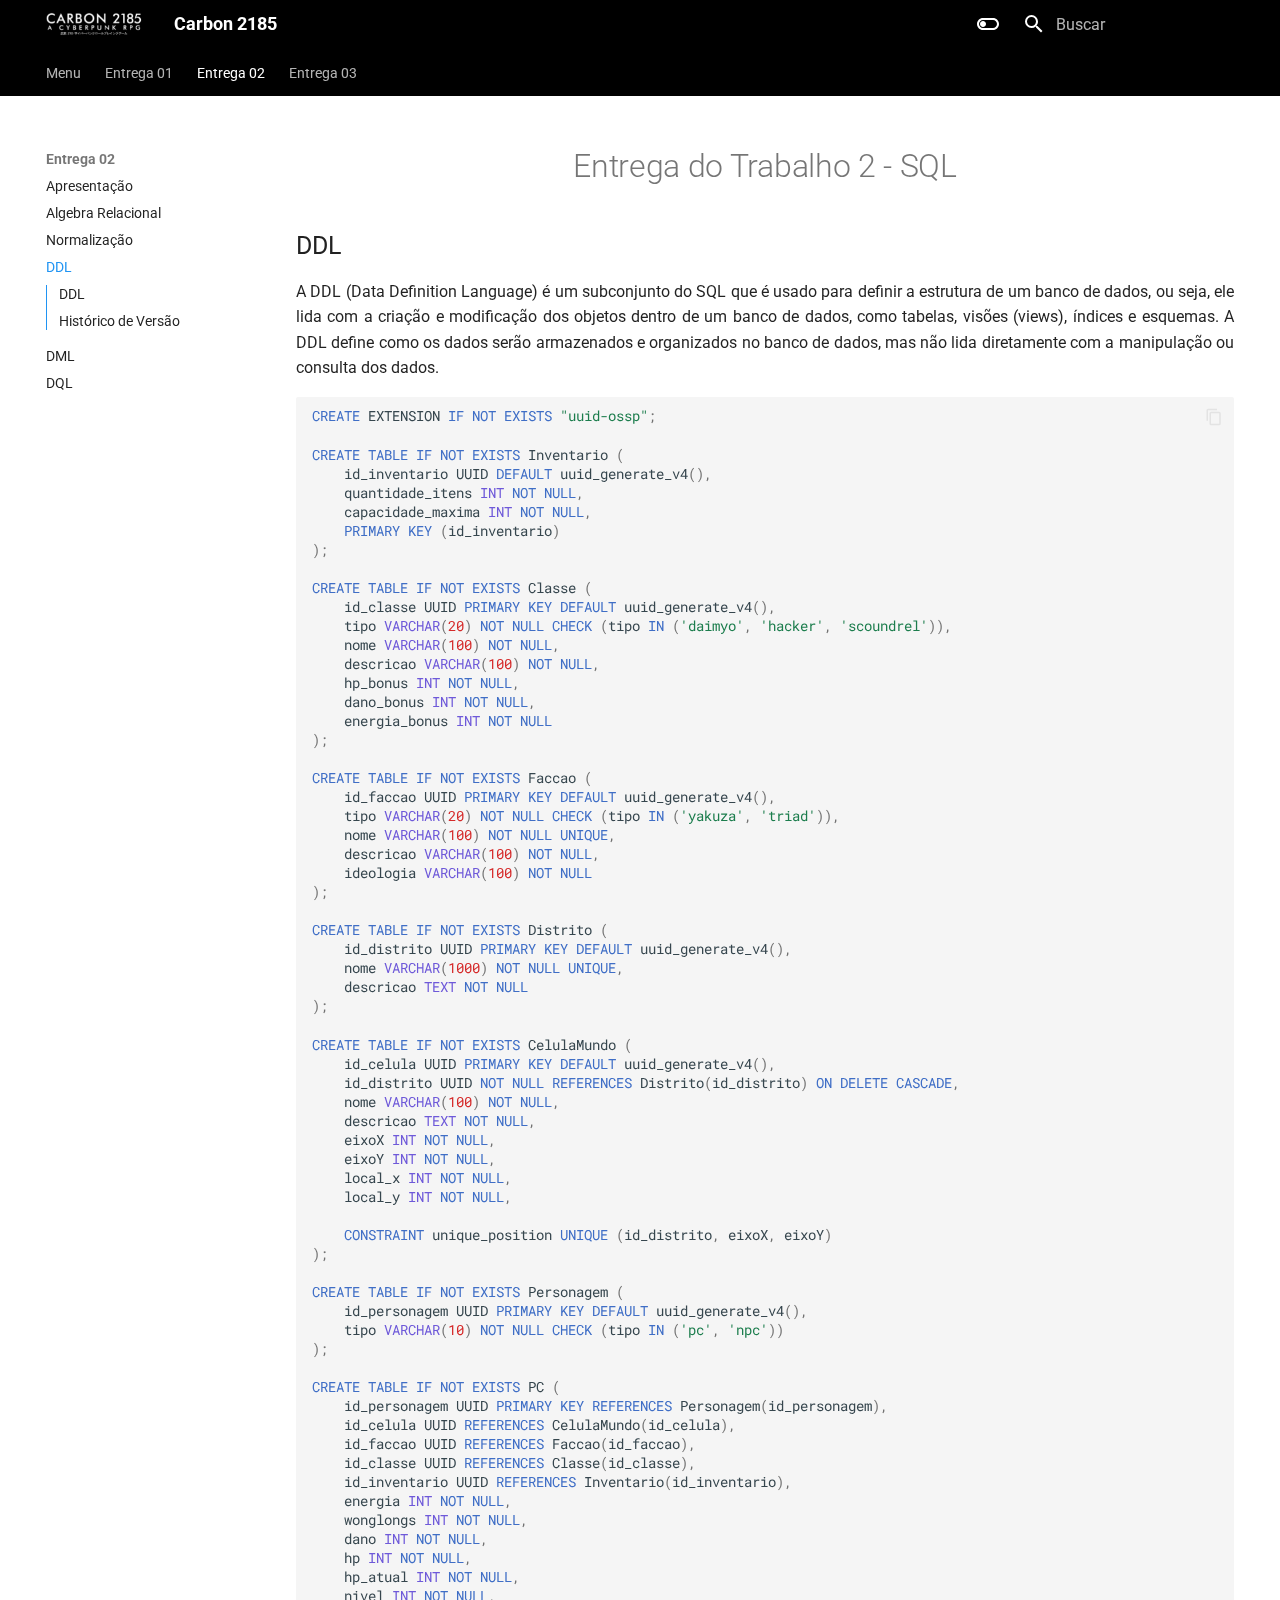
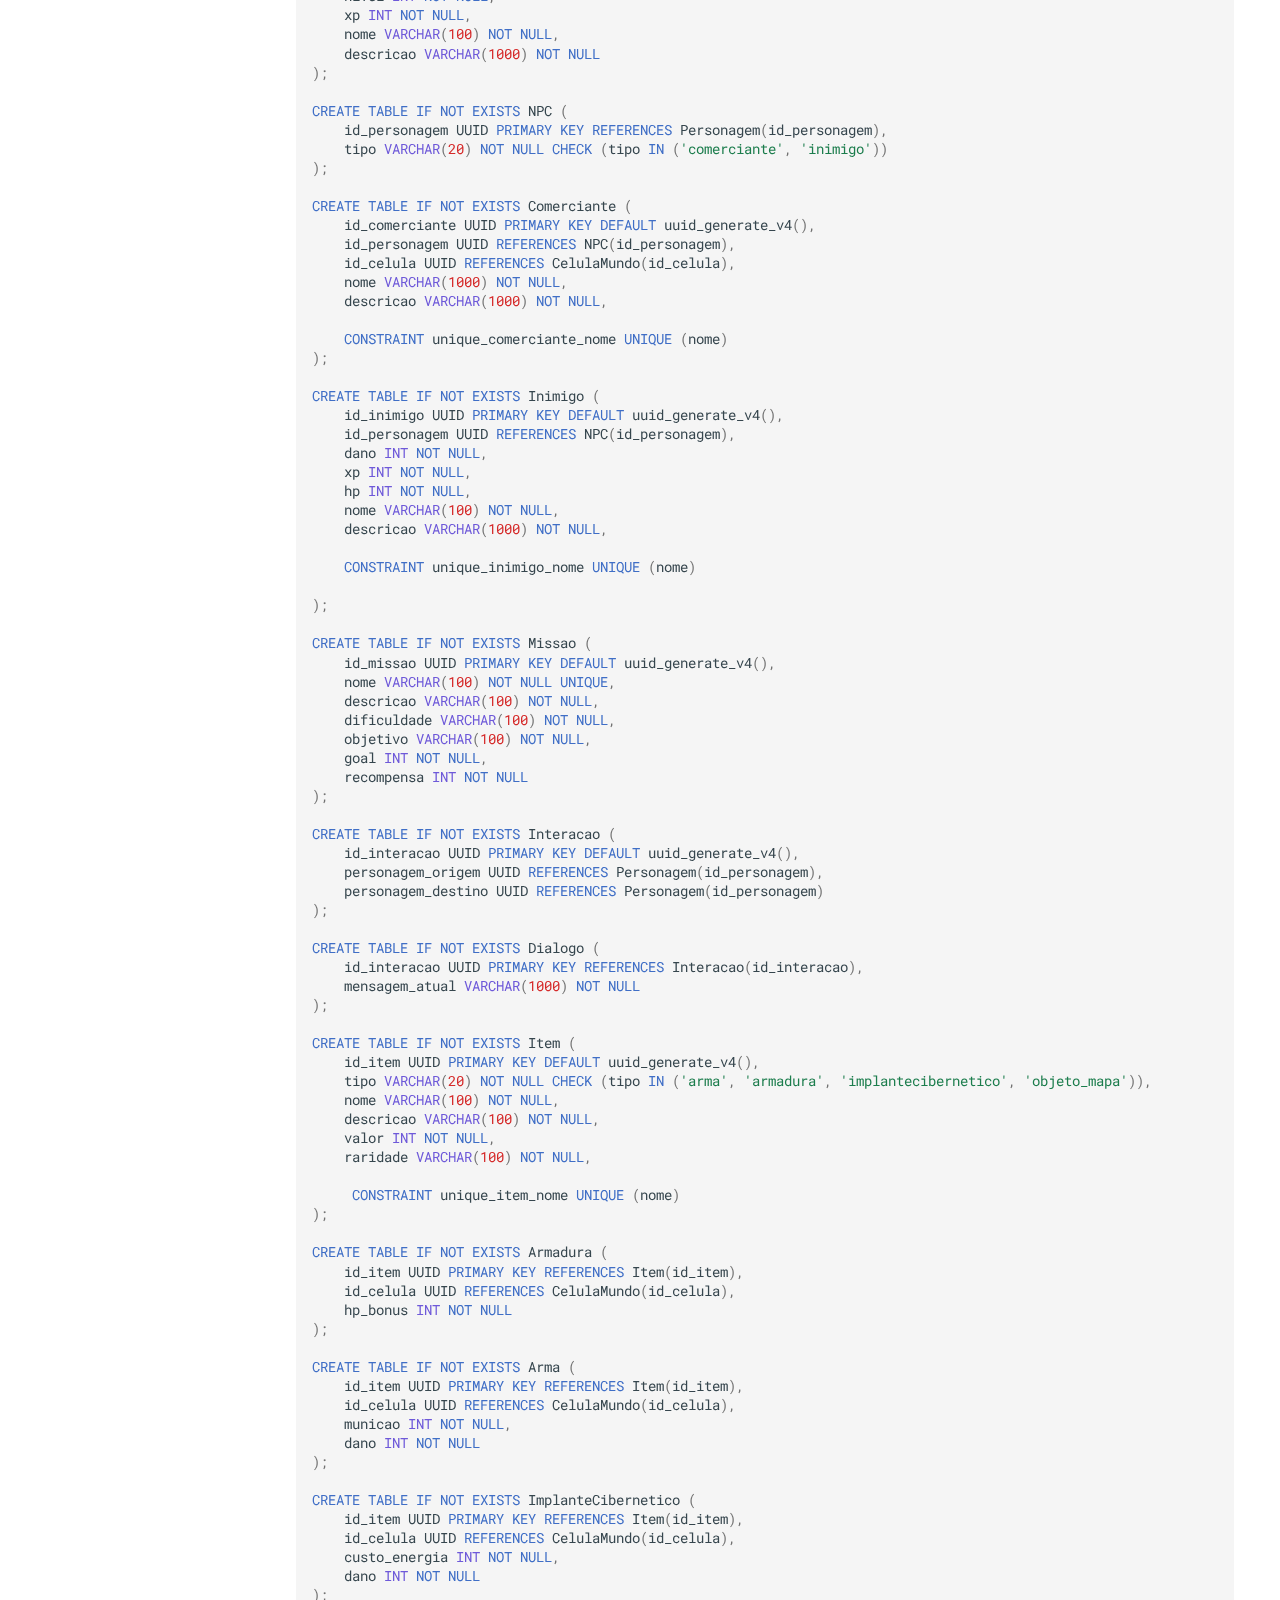
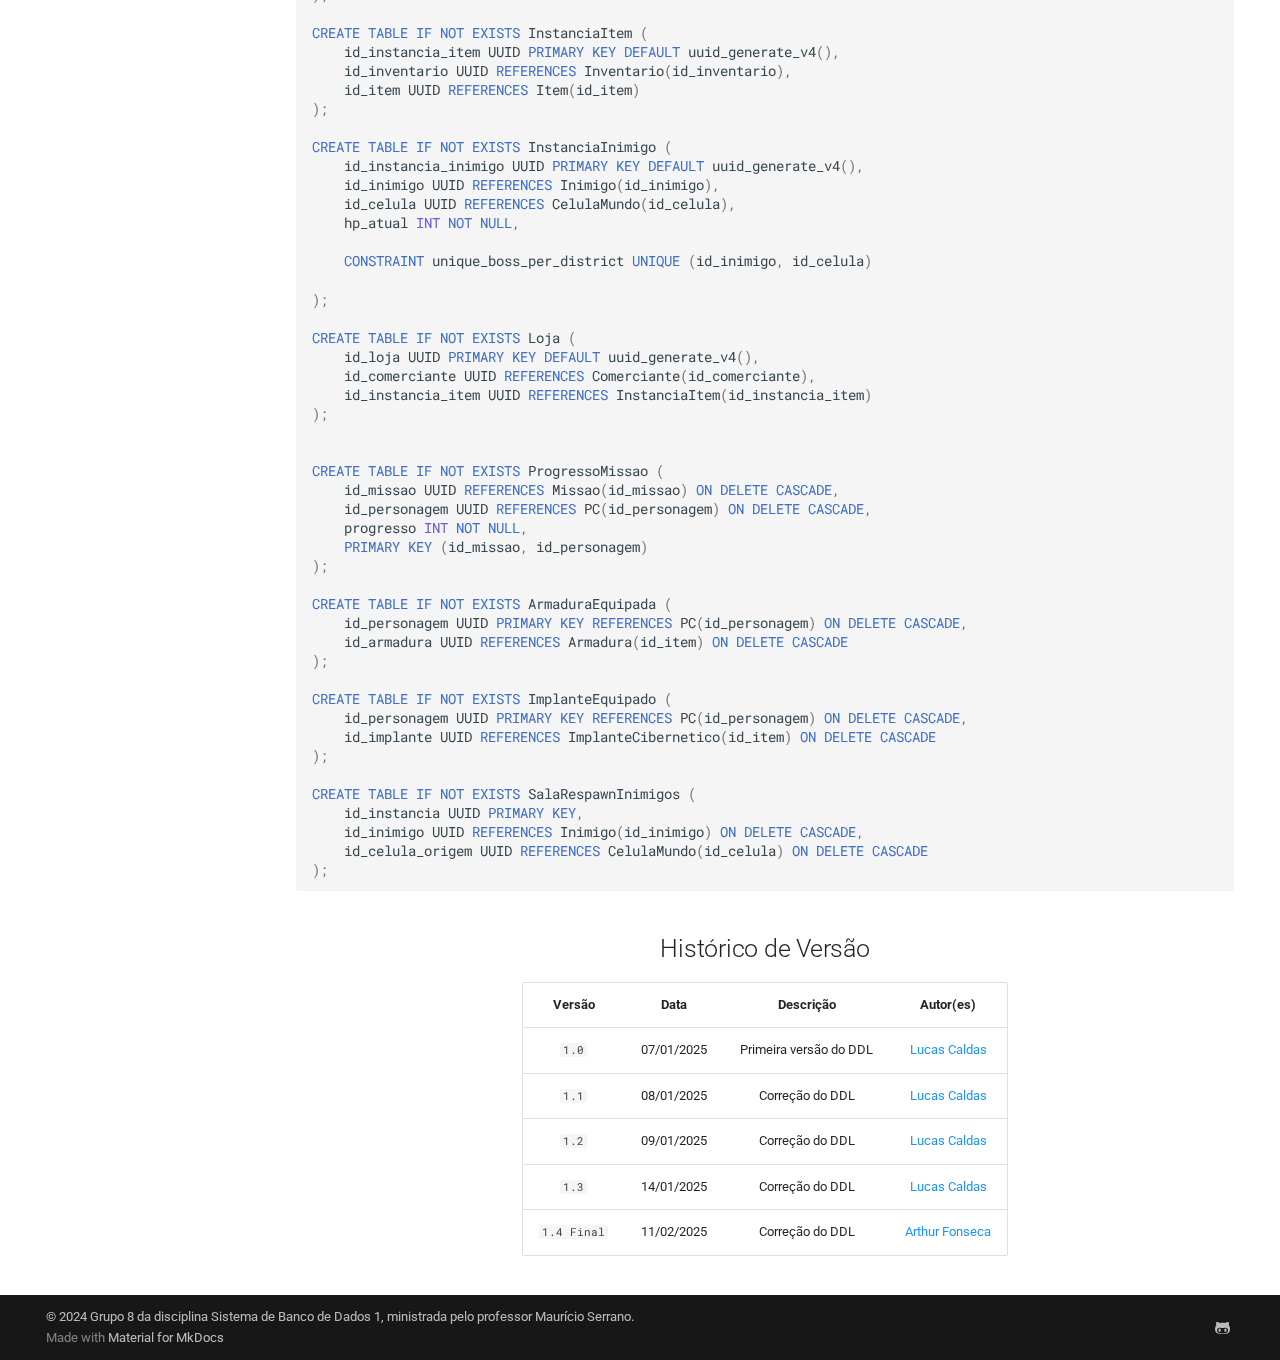
<file: entrega-2/DDL/index.html>
<!doctype html>
<html lang="pt" class="no-js">
  <head>
    
      <meta charset="utf-8">
      <meta name="viewport" content="width=device-width,initial-scale=1">
      
      
      
        <link rel="canonical" href="https://sbd1.github.io/2024.2-Carbon-2185/entrega-2/DDL/">
      
      
        <link rel="prev" href="../Normaliza%C3%A7%C3%A3o/">
      
      
        <link rel="next" href="../DML/">
      
      
      <link rel="icon" href="../../img/favicon-16x16.png">
      <meta name="generator" content="mkdocs-1.6.1, mkdocs-material-9.6.4">
    
    
      
        <title>DDL - Carbon 2185</title>
      
    
    
      <link rel="stylesheet" href="../../assets/stylesheets/main.8608ea7d.min.css">
      
        
        <link rel="stylesheet" href="../../assets/stylesheets/palette.06af60db.min.css">
      
      


    
    
      
    
    
      
        
        
        <link rel="preconnect" href="https://fonts.gstatic.com" crossorigin>
        <link rel="stylesheet" href="https://fonts.googleapis.com/css?family=Roboto:300,300i,400,400i,700,700i%7CRoboto+Mono:400,400i,700,700i&display=fallback">
        <style>:root{--md-text-font:"Roboto";--md-code-font:"Roboto Mono"}</style>
      
    
    
      <link rel="stylesheet" href="../../css/extra.css">
    
    <script>__md_scope=new URL("../..",location),__md_hash=e=>[...e].reduce(((e,_)=>(e<<5)-e+_.charCodeAt(0)),0),__md_get=(e,_=localStorage,t=__md_scope)=>JSON.parse(_.getItem(t.pathname+"."+e)),__md_set=(e,_,t=localStorage,a=__md_scope)=>{try{t.setItem(a.pathname+"."+e,JSON.stringify(_))}catch(e){}}</script>
    
      

    
    
      
        <meta  property="og:type"  content="website" >
      
        <meta  property="og:title"  content="DDL - Carbon 2185" >
      
        <meta  property="og:description"  content="None" >
      
        <meta  property="og:image"  content="https://sbd1.github.io/2024.2-Carbon-2185/assets/images/social/entrega-2/DDL.png" >
      
        <meta  property="og:image:type"  content="image/png" >
      
        <meta  property="og:image:width"  content="1200" >
      
        <meta  property="og:image:height"  content="630" >
      
        <meta  property="og:url"  content="https://sbd1.github.io/2024.2-Carbon-2185/entrega-2/DDL/" >
      
        <meta  name="twitter:card"  content="summary_large_image" >
      
        <meta  name="twitter:title"  content="DDL - Carbon 2185" >
      
        <meta  name="twitter:description"  content="None" >
      
        <meta  name="twitter:image"  content="https://sbd1.github.io/2024.2-Carbon-2185/assets/images/social/entrega-2/DDL.png" >
      
    
    
  </head>
  
  
    
    
      
    
    
    
    
    <body dir="ltr" data-md-color-scheme="default" data-md-color-primary="blue" data-md-color-accent="white">
  
    
    <input class="md-toggle" data-md-toggle="drawer" type="checkbox" id="__drawer" autocomplete="off">
    <input class="md-toggle" data-md-toggle="search" type="checkbox" id="__search" autocomplete="off">
    <label class="md-overlay" for="__drawer"></label>
    <div data-md-component="skip">
      
        
        <a href="#entrega-do-trabalho-2-sql" class="md-skip">
          Ir para o conteúdo
        </a>
      
    </div>
    <div data-md-component="announce">
      
    </div>
    
    
      

<header class="md-header" data-md-component="header">
  <nav class="md-header__inner md-grid" aria-label="Cabeçalho">
    <a href="../.." title="Carbon 2185" class="md-header__button md-logo" aria-label="Carbon 2185" data-md-component="logo">
      
  <img src="../../img/carbonlogowhite.png" alt="logo">

    </a>
    <label class="md-header__button md-icon" for="__drawer">
      
      <svg xmlns="http://www.w3.org/2000/svg" viewBox="0 0 24 24"><path d="M3 6h18v2H3zm0 5h18v2H3zm0 5h18v2H3z"/></svg>
    </label>
    <div class="md-header__title" data-md-component="header-title">
      <div class="md-header__ellipsis">
        <div class="md-header__topic">
          <span class="md-ellipsis">
            Carbon 2185
          </span>
        </div>
        <div class="md-header__topic" data-md-component="header-topic">
          <span class="md-ellipsis">
            
              DDL
            
          </span>
        </div>
      </div>
    </div>
    
      
        <form class="md-header__option" data-md-component="palette">
  
    
    
    
    <input class="md-option" data-md-color-media="" data-md-color-scheme="default" data-md-color-primary="blue" data-md-color-accent="white"  aria-label="Switch to dark mode"  type="radio" name="__palette" id="__palette_0">
    
      <label class="md-header__button md-icon" title="Switch to dark mode" for="__palette_1" hidden>
        <svg xmlns="http://www.w3.org/2000/svg" viewBox="0 0 24 24"><path d="M17 6H7c-3.31 0-6 2.69-6 6s2.69 6 6 6h10c3.31 0 6-2.69 6-6s-2.69-6-6-6m0 10H7c-2.21 0-4-1.79-4-4s1.79-4 4-4h10c2.21 0 4 1.79 4 4s-1.79 4-4 4M7 9c-1.66 0-3 1.34-3 3s1.34 3 3 3 3-1.34 3-3-1.34-3-3-3"/></svg>
      </label>
    
  
    
    
    
    <input class="md-option" data-md-color-media="" data-md-color-scheme="slate" data-md-color-primary="blue" data-md-color-accent="white"  aria-label="Switch to light mode"  type="radio" name="__palette" id="__palette_1">
    
      <label class="md-header__button md-icon" title="Switch to light mode" for="__palette_0" hidden>
        <svg xmlns="http://www.w3.org/2000/svg" viewBox="0 0 24 24"><path d="M17 7H7a5 5 0 0 0-5 5 5 5 0 0 0 5 5h10a5 5 0 0 0 5-5 5 5 0 0 0-5-5m0 8a3 3 0 0 1-3-3 3 3 0 0 1 3-3 3 3 0 0 1 3 3 3 3 0 0 1-3 3"/></svg>
      </label>
    
  
</form>
      
    
    
      <script>var palette=__md_get("__palette");if(palette&&palette.color){if("(prefers-color-scheme)"===palette.color.media){var media=matchMedia("(prefers-color-scheme: light)"),input=document.querySelector(media.matches?"[data-md-color-media='(prefers-color-scheme: light)']":"[data-md-color-media='(prefers-color-scheme: dark)']");palette.color.media=input.getAttribute("data-md-color-media"),palette.color.scheme=input.getAttribute("data-md-color-scheme"),palette.color.primary=input.getAttribute("data-md-color-primary"),palette.color.accent=input.getAttribute("data-md-color-accent")}for(var[key,value]of Object.entries(palette.color))document.body.setAttribute("data-md-color-"+key,value)}</script>
    
    
    
      <label class="md-header__button md-icon" for="__search">
        
        <svg xmlns="http://www.w3.org/2000/svg" viewBox="0 0 24 24"><path d="M9.5 3A6.5 6.5 0 0 1 16 9.5c0 1.61-.59 3.09-1.56 4.23l.27.27h.79l5 5-1.5 1.5-5-5v-.79l-.27-.27A6.52 6.52 0 0 1 9.5 16 6.5 6.5 0 0 1 3 9.5 6.5 6.5 0 0 1 9.5 3m0 2C7 5 5 7 5 9.5S7 14 9.5 14 14 12 14 9.5 12 5 9.5 5"/></svg>
      </label>
      <div class="md-search" data-md-component="search" role="dialog">
  <label class="md-search__overlay" for="__search"></label>
  <div class="md-search__inner" role="search">
    <form class="md-search__form" name="search">
      <input type="text" class="md-search__input" name="query" aria-label="Buscar" placeholder="Buscar" autocapitalize="off" autocorrect="off" autocomplete="off" spellcheck="false" data-md-component="search-query" required>
      <label class="md-search__icon md-icon" for="__search">
        
        <svg xmlns="http://www.w3.org/2000/svg" viewBox="0 0 24 24"><path d="M9.5 3A6.5 6.5 0 0 1 16 9.5c0 1.61-.59 3.09-1.56 4.23l.27.27h.79l5 5-1.5 1.5-5-5v-.79l-.27-.27A6.52 6.52 0 0 1 9.5 16 6.5 6.5 0 0 1 3 9.5 6.5 6.5 0 0 1 9.5 3m0 2C7 5 5 7 5 9.5S7 14 9.5 14 14 12 14 9.5 12 5 9.5 5"/></svg>
        
        <svg xmlns="http://www.w3.org/2000/svg" viewBox="0 0 24 24"><path d="M20 11v2H8l5.5 5.5-1.42 1.42L4.16 12l7.92-7.92L13.5 5.5 8 11z"/></svg>
      </label>
      <nav class="md-search__options" aria-label="Pesquisar">
        
        <button type="reset" class="md-search__icon md-icon" title="Limpar" aria-label="Limpar" tabindex="-1">
          
          <svg xmlns="http://www.w3.org/2000/svg" viewBox="0 0 24 24"><path d="M19 6.41 17.59 5 12 10.59 6.41 5 5 6.41 10.59 12 5 17.59 6.41 19 12 13.41 17.59 19 19 17.59 13.41 12z"/></svg>
        </button>
      </nav>
      
        <div class="md-search__suggest" data-md-component="search-suggest"></div>
      
    </form>
    <div class="md-search__output">
      <div class="md-search__scrollwrap" tabindex="0" data-md-scrollfix>
        <div class="md-search-result" data-md-component="search-result">
          <div class="md-search-result__meta">
            Inicializando a pesquisa
          </div>
          <ol class="md-search-result__list" role="presentation"></ol>
        </div>
      </div>
    </div>
  </div>
</div>
    
    
  </nav>
  
</header>
    
    <div class="md-container" data-md-component="container">
      
      
        
          
            
<nav class="md-tabs" aria-label="Abas" data-md-component="tabs">
  <div class="md-grid">
    <ul class="md-tabs__list">
      
        
  
  
  
    <li class="md-tabs__item">
      <a href="../.." class="md-tabs__link">
        
  
    
  
  Menu

      </a>
    </li>
  

      
        
  
  
  
    
    
      <li class="md-tabs__item">
        <a href="../../entrega-1/Apresenta%C3%A7%C3%A3o/" class="md-tabs__link">
          
  
  Entrega 01

        </a>
      </li>
    
  

      
        
  
  
    
  
  
    
    
      <li class="md-tabs__item md-tabs__item--active">
        <a href="../Apresenta%C3%A7%C3%A3o/" class="md-tabs__link">
          
  
  Entrega 02

        </a>
      </li>
    
  

      
        
  
  
  
    
    
      <li class="md-tabs__item">
        <a href="../../entrega-3/Apresenta%C3%A7%C3%A3o/" class="md-tabs__link">
          
  
  Entrega 03

        </a>
      </li>
    
  

      
    </ul>
  </div>
</nav>
          
        
      
      <main class="md-main" data-md-component="main">
        <div class="md-main__inner md-grid">
          
            
              
              <div class="md-sidebar md-sidebar--primary" data-md-component="sidebar" data-md-type="navigation" >
                <div class="md-sidebar__scrollwrap">
                  <div class="md-sidebar__inner">
                    


  


  

<nav class="md-nav md-nav--primary md-nav--lifted md-nav--integrated" aria-label="Navegação" data-md-level="0">
  <label class="md-nav__title" for="__drawer">
    <a href="../.." title="Carbon 2185" class="md-nav__button md-logo" aria-label="Carbon 2185" data-md-component="logo">
      
  <img src="../../img/carbonlogowhite.png" alt="logo">

    </a>
    Carbon 2185
  </label>
  
  <ul class="md-nav__list" data-md-scrollfix>
    
      
      
  
  
  
  
    <li class="md-nav__item">
      <a href="../.." class="md-nav__link">
        
  
  <span class="md-ellipsis">
    Menu
    
  </span>
  

      </a>
    </li>
  

    
      
      
  
  
  
  
    
    
    
      
      
        
      
    
    
    <li class="md-nav__item md-nav__item--nested">
      
        
        
        <input class="md-nav__toggle md-toggle " type="checkbox" id="__nav_2" >
        
          
          <label class="md-nav__link" for="__nav_2" id="__nav_2_label" tabindex="0">
            
  
  <span class="md-ellipsis">
    Entrega 01
    
  </span>
  

            <span class="md-nav__icon md-icon"></span>
          </label>
        
        <nav class="md-nav" data-md-level="1" aria-labelledby="__nav_2_label" aria-expanded="false">
          <label class="md-nav__title" for="__nav_2">
            <span class="md-nav__icon md-icon"></span>
            Entrega 01
          </label>
          <ul class="md-nav__list" data-md-scrollfix>
            
              
                
  
  
  
  
    <li class="md-nav__item">
      <a href="../../entrega-1/Apresenta%C3%A7%C3%A3o/" class="md-nav__link">
        
  
  <span class="md-ellipsis">
    Apresentação
    
  </span>
  

      </a>
    </li>
  

              
            
              
                
  
  
  
  
    <li class="md-nav__item">
      <a href="../../entrega-1/MER/" class="md-nav__link">
        
  
  <span class="md-ellipsis">
    Modelo Entidade Relacionamento
    
  </span>
  

      </a>
    </li>
  

              
            
              
                
  
  
  
  
    <li class="md-nav__item">
      <a href="../../entrega-1/DER/" class="md-nav__link">
        
  
  <span class="md-ellipsis">
    Diagrama Entidade Relacionamento
    
  </span>
  

      </a>
    </li>
  

              
            
              
                
  
  
  
  
    <li class="md-nav__item">
      <a href="../../entrega-1/ModeloRelacional/" class="md-nav__link">
        
  
  <span class="md-ellipsis">
    Modelo Relacional
    
  </span>
  

      </a>
    </li>
  

              
            
              
                
  
  
  
  
    <li class="md-nav__item">
      <a href="../../entrega-1/DD/" class="md-nav__link">
        
  
  <span class="md-ellipsis">
    Dicionário de Dados
    
  </span>
  

      </a>
    </li>
  

              
            
          </ul>
        </nav>
      
    </li>
  

    
      
      
  
  
    
  
  
  
    
    
    
      
        
        
      
      
        
      
    
    
    <li class="md-nav__item md-nav__item--active md-nav__item--section md-nav__item--nested">
      
        
        
        <input class="md-nav__toggle md-toggle " type="checkbox" id="__nav_3" checked>
        
          
          <label class="md-nav__link" for="__nav_3" id="__nav_3_label" tabindex="">
            
  
  <span class="md-ellipsis">
    Entrega 02
    
  </span>
  

            <span class="md-nav__icon md-icon"></span>
          </label>
        
        <nav class="md-nav" data-md-level="1" aria-labelledby="__nav_3_label" aria-expanded="true">
          <label class="md-nav__title" for="__nav_3">
            <span class="md-nav__icon md-icon"></span>
            Entrega 02
          </label>
          <ul class="md-nav__list" data-md-scrollfix>
            
              
                
  
  
  
  
    <li class="md-nav__item">
      <a href="../Apresenta%C3%A7%C3%A3o/" class="md-nav__link">
        
  
  <span class="md-ellipsis">
    Apresentação
    
  </span>
  

      </a>
    </li>
  

              
            
              
                
  
  
  
  
    <li class="md-nav__item">
      <a href="../AlgebraRelacional/" class="md-nav__link">
        
  
  <span class="md-ellipsis">
    Algebra Relacional
    
  </span>
  

      </a>
    </li>
  

              
            
              
                
  
  
  
  
    <li class="md-nav__item">
      <a href="../Normaliza%C3%A7%C3%A3o/" class="md-nav__link">
        
  
  <span class="md-ellipsis">
    Normalização
    
  </span>
  

      </a>
    </li>
  

              
            
              
                
  
  
    
  
  
  
    <li class="md-nav__item md-nav__item--active">
      
      <input class="md-nav__toggle md-toggle" type="checkbox" id="__toc">
      
      
        
      
      
        <label class="md-nav__link md-nav__link--active" for="__toc">
          
  
  <span class="md-ellipsis">
    DDL
    
  </span>
  

          <span class="md-nav__icon md-icon"></span>
        </label>
      
      <a href="./" class="md-nav__link md-nav__link--active">
        
  
  <span class="md-ellipsis">
    DDL
    
  </span>
  

      </a>
      
        

<nav class="md-nav md-nav--secondary" aria-label="Índice">
  
  
  
    
  
  
    <label class="md-nav__title" for="__toc">
      <span class="md-nav__icon md-icon"></span>
      Índice
    </label>
    <ul class="md-nav__list" data-md-component="toc" data-md-scrollfix>
      
        <li class="md-nav__item">
  <a href="#ddl" class="md-nav__link">
    <span class="md-ellipsis">
      DDL
    </span>
  </a>
  
</li>
      
        <li class="md-nav__item">
  <a href="#historico-de-versao" class="md-nav__link">
    <span class="md-ellipsis">
      Histórico de Versão
    </span>
  </a>
  
</li>
      
    </ul>
  
</nav>
      
    </li>
  

              
            
              
                
  
  
  
  
    <li class="md-nav__item">
      <a href="../DML/" class="md-nav__link">
        
  
  <span class="md-ellipsis">
    DML
    
  </span>
  

      </a>
    </li>
  

              
            
              
                
  
  
  
  
    <li class="md-nav__item">
      <a href="../DQL/" class="md-nav__link">
        
  
  <span class="md-ellipsis">
    DQL
    
  </span>
  

      </a>
    </li>
  

              
            
          </ul>
        </nav>
      
    </li>
  

    
      
      
  
  
  
  
    
    
    
      
      
        
      
    
    
    <li class="md-nav__item md-nav__item--nested">
      
        
        
        <input class="md-nav__toggle md-toggle " type="checkbox" id="__nav_4" >
        
          
          <label class="md-nav__link" for="__nav_4" id="__nav_4_label" tabindex="0">
            
  
  <span class="md-ellipsis">
    Entrega 03
    
  </span>
  

            <span class="md-nav__icon md-icon"></span>
          </label>
        
        <nav class="md-nav" data-md-level="1" aria-labelledby="__nav_4_label" aria-expanded="false">
          <label class="md-nav__title" for="__nav_4">
            <span class="md-nav__icon md-icon"></span>
            Entrega 03
          </label>
          <ul class="md-nav__list" data-md-scrollfix>
            
              
                
  
  
  
  
    <li class="md-nav__item">
      <a href="../../entrega-3/Apresenta%C3%A7%C3%A3o/" class="md-nav__link">
        
  
  <span class="md-ellipsis">
    Apresentação
    
  </span>
  

      </a>
    </li>
  

              
            
              
                
  
  
  
  
    <li class="md-nav__item">
      <a href="../../entrega-3/Apresenta%C3%A7%C3%A3o2/" class="md-nav__link">
        
  
  <span class="md-ellipsis">
    Apresentação com melhorias
    
  </span>
  

      </a>
    </li>
  

              
            
          </ul>
        </nav>
      
    </li>
  

    
  </ul>
</nav>
                  </div>
                </div>
              </div>
            
            
          
          
            <div class="md-content" data-md-component="content">
              <article class="md-content__inner md-typeset">
                
                  



<h1 id="entrega-do-trabalho-2-sql"><center>Entrega do Trabalho 2 - SQL</center></h1>
<h2 id="ddl"><strong>DDL</strong></h2>
<p>A DDL (Data Definition Language) é um subconjunto do SQL que é usado para definir a estrutura de um banco de dados, ou seja, ele lida com a criação e modificação dos objetos dentro de um banco de dados, como tabelas, visões (views), índices e esquemas. A DDL define como os dados serão armazenados e organizados no banco de dados, mas não lida diretamente com a manipulação ou consulta dos dados.</p>
<div class="highlight"><pre><span></span><code><a id="__codelineno-0-1" name="__codelineno-0-1" href="#__codelineno-0-1"></a><span class="k">CREATE</span><span class="w"> </span><span class="n">EXTENSION</span><span class="w"> </span><span class="k">IF</span><span class="w"> </span><span class="k">NOT</span><span class="w"> </span><span class="k">EXISTS</span><span class="w"> </span><span class="ss">&quot;uuid-ossp&quot;</span><span class="p">;</span>
<a id="__codelineno-0-2" name="__codelineno-0-2" href="#__codelineno-0-2"></a>
<a id="__codelineno-0-3" name="__codelineno-0-3" href="#__codelineno-0-3"></a><span class="k">CREATE</span><span class="w"> </span><span class="k">TABLE</span><span class="w"> </span><span class="k">IF</span><span class="w"> </span><span class="k">NOT</span><span class="w"> </span><span class="k">EXISTS</span><span class="w"> </span><span class="n">Inventario</span><span class="w"> </span><span class="p">(</span>
<a id="__codelineno-0-4" name="__codelineno-0-4" href="#__codelineno-0-4"></a><span class="w">    </span><span class="n">id_inventario</span><span class="w"> </span><span class="n">UUID</span><span class="w"> </span><span class="k">DEFAULT</span><span class="w"> </span><span class="n">uuid_generate_v4</span><span class="p">(),</span>
<a id="__codelineno-0-5" name="__codelineno-0-5" href="#__codelineno-0-5"></a><span class="w">    </span><span class="n">quantidade_itens</span><span class="w"> </span><span class="nb">INT</span><span class="w"> </span><span class="k">NOT</span><span class="w"> </span><span class="k">NULL</span><span class="p">,</span>
<a id="__codelineno-0-6" name="__codelineno-0-6" href="#__codelineno-0-6"></a><span class="w">    </span><span class="n">capacidade_maxima</span><span class="w"> </span><span class="nb">INT</span><span class="w"> </span><span class="k">NOT</span><span class="w"> </span><span class="k">NULL</span><span class="p">,</span>
<a id="__codelineno-0-7" name="__codelineno-0-7" href="#__codelineno-0-7"></a><span class="w">    </span><span class="k">PRIMARY</span><span class="w"> </span><span class="k">KEY</span><span class="w"> </span><span class="p">(</span><span class="n">id_inventario</span><span class="p">)</span>
<a id="__codelineno-0-8" name="__codelineno-0-8" href="#__codelineno-0-8"></a><span class="p">);</span>
<a id="__codelineno-0-9" name="__codelineno-0-9" href="#__codelineno-0-9"></a>
<a id="__codelineno-0-10" name="__codelineno-0-10" href="#__codelineno-0-10"></a><span class="k">CREATE</span><span class="w"> </span><span class="k">TABLE</span><span class="w"> </span><span class="k">IF</span><span class="w"> </span><span class="k">NOT</span><span class="w"> </span><span class="k">EXISTS</span><span class="w"> </span><span class="n">Classe</span><span class="w"> </span><span class="p">(</span>
<a id="__codelineno-0-11" name="__codelineno-0-11" href="#__codelineno-0-11"></a><span class="w">    </span><span class="n">id_classe</span><span class="w"> </span><span class="n">UUID</span><span class="w"> </span><span class="k">PRIMARY</span><span class="w"> </span><span class="k">KEY</span><span class="w"> </span><span class="k">DEFAULT</span><span class="w"> </span><span class="n">uuid_generate_v4</span><span class="p">(),</span>
<a id="__codelineno-0-12" name="__codelineno-0-12" href="#__codelineno-0-12"></a><span class="w">    </span><span class="n">tipo</span><span class="w"> </span><span class="nb">VARCHAR</span><span class="p">(</span><span class="mi">20</span><span class="p">)</span><span class="w"> </span><span class="k">NOT</span><span class="w"> </span><span class="k">NULL</span><span class="w"> </span><span class="k">CHECK</span><span class="w"> </span><span class="p">(</span><span class="n">tipo</span><span class="w"> </span><span class="k">IN</span><span class="w"> </span><span class="p">(</span><span class="s1">&#39;daimyo&#39;</span><span class="p">,</span><span class="w"> </span><span class="s1">&#39;hacker&#39;</span><span class="p">,</span><span class="w"> </span><span class="s1">&#39;scoundrel&#39;</span><span class="p">)),</span>
<a id="__codelineno-0-13" name="__codelineno-0-13" href="#__codelineno-0-13"></a><span class="w">    </span><span class="n">nome</span><span class="w"> </span><span class="nb">VARCHAR</span><span class="p">(</span><span class="mi">100</span><span class="p">)</span><span class="w"> </span><span class="k">NOT</span><span class="w"> </span><span class="k">NULL</span><span class="p">,</span>
<a id="__codelineno-0-14" name="__codelineno-0-14" href="#__codelineno-0-14"></a><span class="w">    </span><span class="n">descricao</span><span class="w"> </span><span class="nb">VARCHAR</span><span class="p">(</span><span class="mi">100</span><span class="p">)</span><span class="w"> </span><span class="k">NOT</span><span class="w"> </span><span class="k">NULL</span><span class="p">,</span>
<a id="__codelineno-0-15" name="__codelineno-0-15" href="#__codelineno-0-15"></a><span class="w">    </span><span class="n">hp_bonus</span><span class="w"> </span><span class="nb">INT</span><span class="w"> </span><span class="k">NOT</span><span class="w"> </span><span class="k">NULL</span><span class="p">,</span>
<a id="__codelineno-0-16" name="__codelineno-0-16" href="#__codelineno-0-16"></a><span class="w">    </span><span class="n">dano_bonus</span><span class="w"> </span><span class="nb">INT</span><span class="w"> </span><span class="k">NOT</span><span class="w"> </span><span class="k">NULL</span><span class="p">,</span>
<a id="__codelineno-0-17" name="__codelineno-0-17" href="#__codelineno-0-17"></a><span class="w">    </span><span class="n">energia_bonus</span><span class="w"> </span><span class="nb">INT</span><span class="w"> </span><span class="k">NOT</span><span class="w"> </span><span class="k">NULL</span>
<a id="__codelineno-0-18" name="__codelineno-0-18" href="#__codelineno-0-18"></a><span class="p">);</span>
<a id="__codelineno-0-19" name="__codelineno-0-19" href="#__codelineno-0-19"></a>
<a id="__codelineno-0-20" name="__codelineno-0-20" href="#__codelineno-0-20"></a><span class="k">CREATE</span><span class="w"> </span><span class="k">TABLE</span><span class="w"> </span><span class="k">IF</span><span class="w"> </span><span class="k">NOT</span><span class="w"> </span><span class="k">EXISTS</span><span class="w"> </span><span class="n">Faccao</span><span class="w"> </span><span class="p">(</span>
<a id="__codelineno-0-21" name="__codelineno-0-21" href="#__codelineno-0-21"></a><span class="w">    </span><span class="n">id_faccao</span><span class="w"> </span><span class="n">UUID</span><span class="w"> </span><span class="k">PRIMARY</span><span class="w"> </span><span class="k">KEY</span><span class="w"> </span><span class="k">DEFAULT</span><span class="w"> </span><span class="n">uuid_generate_v4</span><span class="p">(),</span>
<a id="__codelineno-0-22" name="__codelineno-0-22" href="#__codelineno-0-22"></a><span class="w">    </span><span class="n">tipo</span><span class="w"> </span><span class="nb">VARCHAR</span><span class="p">(</span><span class="mi">20</span><span class="p">)</span><span class="w"> </span><span class="k">NOT</span><span class="w"> </span><span class="k">NULL</span><span class="w"> </span><span class="k">CHECK</span><span class="w"> </span><span class="p">(</span><span class="n">tipo</span><span class="w"> </span><span class="k">IN</span><span class="w"> </span><span class="p">(</span><span class="s1">&#39;yakuza&#39;</span><span class="p">,</span><span class="w"> </span><span class="s1">&#39;triad&#39;</span><span class="p">)),</span>
<a id="__codelineno-0-23" name="__codelineno-0-23" href="#__codelineno-0-23"></a><span class="w">    </span><span class="n">nome</span><span class="w"> </span><span class="nb">VARCHAR</span><span class="p">(</span><span class="mi">100</span><span class="p">)</span><span class="w"> </span><span class="k">NOT</span><span class="w"> </span><span class="k">NULL</span><span class="w"> </span><span class="k">UNIQUE</span><span class="p">,</span>
<a id="__codelineno-0-24" name="__codelineno-0-24" href="#__codelineno-0-24"></a><span class="w">    </span><span class="n">descricao</span><span class="w"> </span><span class="nb">VARCHAR</span><span class="p">(</span><span class="mi">100</span><span class="p">)</span><span class="w"> </span><span class="k">NOT</span><span class="w"> </span><span class="k">NULL</span><span class="p">,</span>
<a id="__codelineno-0-25" name="__codelineno-0-25" href="#__codelineno-0-25"></a><span class="w">    </span><span class="n">ideologia</span><span class="w"> </span><span class="nb">VARCHAR</span><span class="p">(</span><span class="mi">100</span><span class="p">)</span><span class="w"> </span><span class="k">NOT</span><span class="w"> </span><span class="k">NULL</span>
<a id="__codelineno-0-26" name="__codelineno-0-26" href="#__codelineno-0-26"></a><span class="p">);</span>
<a id="__codelineno-0-27" name="__codelineno-0-27" href="#__codelineno-0-27"></a>
<a id="__codelineno-0-28" name="__codelineno-0-28" href="#__codelineno-0-28"></a><span class="k">CREATE</span><span class="w"> </span><span class="k">TABLE</span><span class="w"> </span><span class="k">IF</span><span class="w"> </span><span class="k">NOT</span><span class="w"> </span><span class="k">EXISTS</span><span class="w"> </span><span class="n">Distrito</span><span class="w"> </span><span class="p">(</span>
<a id="__codelineno-0-29" name="__codelineno-0-29" href="#__codelineno-0-29"></a><span class="w">    </span><span class="n">id_distrito</span><span class="w"> </span><span class="n">UUID</span><span class="w"> </span><span class="k">PRIMARY</span><span class="w"> </span><span class="k">KEY</span><span class="w"> </span><span class="k">DEFAULT</span><span class="w"> </span><span class="n">uuid_generate_v4</span><span class="p">(),</span>
<a id="__codelineno-0-30" name="__codelineno-0-30" href="#__codelineno-0-30"></a><span class="w">    </span><span class="n">nome</span><span class="w"> </span><span class="nb">VARCHAR</span><span class="p">(</span><span class="mi">1000</span><span class="p">)</span><span class="w"> </span><span class="k">NOT</span><span class="w"> </span><span class="k">NULL</span><span class="w"> </span><span class="k">UNIQUE</span><span class="p">,</span>
<a id="__codelineno-0-31" name="__codelineno-0-31" href="#__codelineno-0-31"></a><span class="w">    </span><span class="n">descricao</span><span class="w"> </span><span class="nb">TEXT</span><span class="w"> </span><span class="k">NOT</span><span class="w"> </span><span class="k">NULL</span>
<a id="__codelineno-0-32" name="__codelineno-0-32" href="#__codelineno-0-32"></a><span class="p">);</span>
<a id="__codelineno-0-33" name="__codelineno-0-33" href="#__codelineno-0-33"></a>
<a id="__codelineno-0-34" name="__codelineno-0-34" href="#__codelineno-0-34"></a><span class="k">CREATE</span><span class="w"> </span><span class="k">TABLE</span><span class="w"> </span><span class="k">IF</span><span class="w"> </span><span class="k">NOT</span><span class="w"> </span><span class="k">EXISTS</span><span class="w"> </span><span class="n">CelulaMundo</span><span class="w"> </span><span class="p">(</span>
<a id="__codelineno-0-35" name="__codelineno-0-35" href="#__codelineno-0-35"></a><span class="w">    </span><span class="n">id_celula</span><span class="w"> </span><span class="n">UUID</span><span class="w"> </span><span class="k">PRIMARY</span><span class="w"> </span><span class="k">KEY</span><span class="w"> </span><span class="k">DEFAULT</span><span class="w"> </span><span class="n">uuid_generate_v4</span><span class="p">(),</span>
<a id="__codelineno-0-36" name="__codelineno-0-36" href="#__codelineno-0-36"></a><span class="w">    </span><span class="n">id_distrito</span><span class="w"> </span><span class="n">UUID</span><span class="w"> </span><span class="k">NOT</span><span class="w"> </span><span class="k">NULL</span><span class="w"> </span><span class="k">REFERENCES</span><span class="w"> </span><span class="n">Distrito</span><span class="p">(</span><span class="n">id_distrito</span><span class="p">)</span><span class="w"> </span><span class="k">ON</span><span class="w"> </span><span class="k">DELETE</span><span class="w"> </span><span class="k">CASCADE</span><span class="p">,</span>
<a id="__codelineno-0-37" name="__codelineno-0-37" href="#__codelineno-0-37"></a><span class="w">    </span><span class="n">nome</span><span class="w"> </span><span class="nb">VARCHAR</span><span class="p">(</span><span class="mi">100</span><span class="p">)</span><span class="w"> </span><span class="k">NOT</span><span class="w"> </span><span class="k">NULL</span><span class="p">,</span>
<a id="__codelineno-0-38" name="__codelineno-0-38" href="#__codelineno-0-38"></a><span class="w">    </span><span class="n">descricao</span><span class="w"> </span><span class="nb">TEXT</span><span class="w"> </span><span class="k">NOT</span><span class="w"> </span><span class="k">NULL</span><span class="p">,</span>
<a id="__codelineno-0-39" name="__codelineno-0-39" href="#__codelineno-0-39"></a><span class="w">    </span><span class="n">eixoX</span><span class="w"> </span><span class="nb">INT</span><span class="w"> </span><span class="k">NOT</span><span class="w"> </span><span class="k">NULL</span><span class="p">,</span>
<a id="__codelineno-0-40" name="__codelineno-0-40" href="#__codelineno-0-40"></a><span class="w">    </span><span class="n">eixoY</span><span class="w"> </span><span class="nb">INT</span><span class="w"> </span><span class="k">NOT</span><span class="w"> </span><span class="k">NULL</span><span class="p">,</span>
<a id="__codelineno-0-41" name="__codelineno-0-41" href="#__codelineno-0-41"></a><span class="w">    </span><span class="n">local_x</span><span class="w"> </span><span class="nb">INT</span><span class="w"> </span><span class="k">NOT</span><span class="w"> </span><span class="k">NULL</span><span class="p">,</span>
<a id="__codelineno-0-42" name="__codelineno-0-42" href="#__codelineno-0-42"></a><span class="w">    </span><span class="n">local_y</span><span class="w"> </span><span class="nb">INT</span><span class="w"> </span><span class="k">NOT</span><span class="w"> </span><span class="k">NULL</span><span class="p">,</span>
<a id="__codelineno-0-43" name="__codelineno-0-43" href="#__codelineno-0-43"></a>
<a id="__codelineno-0-44" name="__codelineno-0-44" href="#__codelineno-0-44"></a><span class="w">    </span><span class="k">CONSTRAINT</span><span class="w"> </span><span class="n">unique_position</span><span class="w"> </span><span class="k">UNIQUE</span><span class="w"> </span><span class="p">(</span><span class="n">id_distrito</span><span class="p">,</span><span class="w"> </span><span class="n">eixoX</span><span class="p">,</span><span class="w"> </span><span class="n">eixoY</span><span class="p">)</span>
<a id="__codelineno-0-45" name="__codelineno-0-45" href="#__codelineno-0-45"></a><span class="p">);</span>
<a id="__codelineno-0-46" name="__codelineno-0-46" href="#__codelineno-0-46"></a>
<a id="__codelineno-0-47" name="__codelineno-0-47" href="#__codelineno-0-47"></a><span class="k">CREATE</span><span class="w"> </span><span class="k">TABLE</span><span class="w"> </span><span class="k">IF</span><span class="w"> </span><span class="k">NOT</span><span class="w"> </span><span class="k">EXISTS</span><span class="w"> </span><span class="n">Personagem</span><span class="w"> </span><span class="p">(</span>
<a id="__codelineno-0-48" name="__codelineno-0-48" href="#__codelineno-0-48"></a><span class="w">    </span><span class="n">id_personagem</span><span class="w"> </span><span class="n">UUID</span><span class="w"> </span><span class="k">PRIMARY</span><span class="w"> </span><span class="k">KEY</span><span class="w"> </span><span class="k">DEFAULT</span><span class="w"> </span><span class="n">uuid_generate_v4</span><span class="p">(),</span>
<a id="__codelineno-0-49" name="__codelineno-0-49" href="#__codelineno-0-49"></a><span class="w">    </span><span class="n">tipo</span><span class="w"> </span><span class="nb">VARCHAR</span><span class="p">(</span><span class="mi">10</span><span class="p">)</span><span class="w"> </span><span class="k">NOT</span><span class="w"> </span><span class="k">NULL</span><span class="w"> </span><span class="k">CHECK</span><span class="w"> </span><span class="p">(</span><span class="n">tipo</span><span class="w"> </span><span class="k">IN</span><span class="w"> </span><span class="p">(</span><span class="s1">&#39;pc&#39;</span><span class="p">,</span><span class="w"> </span><span class="s1">&#39;npc&#39;</span><span class="p">))</span>
<a id="__codelineno-0-50" name="__codelineno-0-50" href="#__codelineno-0-50"></a><span class="p">);</span>
<a id="__codelineno-0-51" name="__codelineno-0-51" href="#__codelineno-0-51"></a>
<a id="__codelineno-0-52" name="__codelineno-0-52" href="#__codelineno-0-52"></a><span class="k">CREATE</span><span class="w"> </span><span class="k">TABLE</span><span class="w"> </span><span class="k">IF</span><span class="w"> </span><span class="k">NOT</span><span class="w"> </span><span class="k">EXISTS</span><span class="w"> </span><span class="n">PC</span><span class="w"> </span><span class="p">(</span>
<a id="__codelineno-0-53" name="__codelineno-0-53" href="#__codelineno-0-53"></a><span class="w">    </span><span class="n">id_personagem</span><span class="w"> </span><span class="n">UUID</span><span class="w"> </span><span class="k">PRIMARY</span><span class="w"> </span><span class="k">KEY</span><span class="w"> </span><span class="k">REFERENCES</span><span class="w"> </span><span class="n">Personagem</span><span class="p">(</span><span class="n">id_personagem</span><span class="p">),</span>
<a id="__codelineno-0-54" name="__codelineno-0-54" href="#__codelineno-0-54"></a><span class="w">    </span><span class="n">id_celula</span><span class="w"> </span><span class="n">UUID</span><span class="w"> </span><span class="k">REFERENCES</span><span class="w"> </span><span class="n">CelulaMundo</span><span class="p">(</span><span class="n">id_celula</span><span class="p">),</span>
<a id="__codelineno-0-55" name="__codelineno-0-55" href="#__codelineno-0-55"></a><span class="w">    </span><span class="n">id_faccao</span><span class="w"> </span><span class="n">UUID</span><span class="w"> </span><span class="k">REFERENCES</span><span class="w"> </span><span class="n">Faccao</span><span class="p">(</span><span class="n">id_faccao</span><span class="p">),</span>
<a id="__codelineno-0-56" name="__codelineno-0-56" href="#__codelineno-0-56"></a><span class="w">    </span><span class="n">id_classe</span><span class="w"> </span><span class="n">UUID</span><span class="w"> </span><span class="k">REFERENCES</span><span class="w"> </span><span class="n">Classe</span><span class="p">(</span><span class="n">id_classe</span><span class="p">),</span>
<a id="__codelineno-0-57" name="__codelineno-0-57" href="#__codelineno-0-57"></a><span class="w">    </span><span class="n">id_inventario</span><span class="w"> </span><span class="n">UUID</span><span class="w"> </span><span class="k">REFERENCES</span><span class="w"> </span><span class="n">Inventario</span><span class="p">(</span><span class="n">id_inventario</span><span class="p">),</span>
<a id="__codelineno-0-58" name="__codelineno-0-58" href="#__codelineno-0-58"></a><span class="w">    </span><span class="n">energia</span><span class="w"> </span><span class="nb">INT</span><span class="w"> </span><span class="k">NOT</span><span class="w"> </span><span class="k">NULL</span><span class="p">,</span>
<a id="__codelineno-0-59" name="__codelineno-0-59" href="#__codelineno-0-59"></a><span class="w">    </span><span class="n">wonglongs</span><span class="w"> </span><span class="nb">INT</span><span class="w"> </span><span class="k">NOT</span><span class="w"> </span><span class="k">NULL</span><span class="p">,</span><span class="w"> </span>
<a id="__codelineno-0-60" name="__codelineno-0-60" href="#__codelineno-0-60"></a><span class="w">    </span><span class="n">dano</span><span class="w"> </span><span class="nb">INT</span><span class="w"> </span><span class="k">NOT</span><span class="w"> </span><span class="k">NULL</span><span class="p">,</span>
<a id="__codelineno-0-61" name="__codelineno-0-61" href="#__codelineno-0-61"></a><span class="w">    </span><span class="n">hp</span><span class="w"> </span><span class="nb">INT</span><span class="w"> </span><span class="k">NOT</span><span class="w"> </span><span class="k">NULL</span><span class="p">,</span>
<a id="__codelineno-0-62" name="__codelineno-0-62" href="#__codelineno-0-62"></a><span class="w">    </span><span class="n">hp_atual</span><span class="w"> </span><span class="nb">INT</span><span class="w"> </span><span class="k">NOT</span><span class="w"> </span><span class="k">NULL</span><span class="p">,</span>
<a id="__codelineno-0-63" name="__codelineno-0-63" href="#__codelineno-0-63"></a><span class="w">    </span><span class="n">nivel</span><span class="w"> </span><span class="nb">INT</span><span class="w"> </span><span class="k">NOT</span><span class="w"> </span><span class="k">NULL</span><span class="p">,</span>
<a id="__codelineno-0-64" name="__codelineno-0-64" href="#__codelineno-0-64"></a><span class="w">    </span><span class="n">xp</span><span class="w"> </span><span class="nb">INT</span><span class="w"> </span><span class="k">NOT</span><span class="w"> </span><span class="k">NULL</span><span class="p">,</span>
<a id="__codelineno-0-65" name="__codelineno-0-65" href="#__codelineno-0-65"></a><span class="w">    </span><span class="n">nome</span><span class="w"> </span><span class="nb">VARCHAR</span><span class="p">(</span><span class="mi">100</span><span class="p">)</span><span class="w"> </span><span class="k">NOT</span><span class="w"> </span><span class="k">NULL</span><span class="p">,</span>
<a id="__codelineno-0-66" name="__codelineno-0-66" href="#__codelineno-0-66"></a><span class="w">    </span><span class="n">descricao</span><span class="w"> </span><span class="nb">VARCHAR</span><span class="p">(</span><span class="mi">1000</span><span class="p">)</span><span class="w"> </span><span class="k">NOT</span><span class="w"> </span><span class="k">NULL</span>
<a id="__codelineno-0-67" name="__codelineno-0-67" href="#__codelineno-0-67"></a><span class="p">);</span>
<a id="__codelineno-0-68" name="__codelineno-0-68" href="#__codelineno-0-68"></a>
<a id="__codelineno-0-69" name="__codelineno-0-69" href="#__codelineno-0-69"></a><span class="k">CREATE</span><span class="w"> </span><span class="k">TABLE</span><span class="w"> </span><span class="k">IF</span><span class="w"> </span><span class="k">NOT</span><span class="w"> </span><span class="k">EXISTS</span><span class="w"> </span><span class="n">NPC</span><span class="w"> </span><span class="p">(</span>
<a id="__codelineno-0-70" name="__codelineno-0-70" href="#__codelineno-0-70"></a><span class="w">    </span><span class="n">id_personagem</span><span class="w"> </span><span class="n">UUID</span><span class="w"> </span><span class="k">PRIMARY</span><span class="w"> </span><span class="k">KEY</span><span class="w"> </span><span class="k">REFERENCES</span><span class="w"> </span><span class="n">Personagem</span><span class="p">(</span><span class="n">id_personagem</span><span class="p">),</span>
<a id="__codelineno-0-71" name="__codelineno-0-71" href="#__codelineno-0-71"></a><span class="w">    </span><span class="n">tipo</span><span class="w"> </span><span class="nb">VARCHAR</span><span class="p">(</span><span class="mi">20</span><span class="p">)</span><span class="w"> </span><span class="k">NOT</span><span class="w"> </span><span class="k">NULL</span><span class="w"> </span><span class="k">CHECK</span><span class="w"> </span><span class="p">(</span><span class="n">tipo</span><span class="w"> </span><span class="k">IN</span><span class="w"> </span><span class="p">(</span><span class="s1">&#39;comerciante&#39;</span><span class="p">,</span><span class="w"> </span><span class="s1">&#39;inimigo&#39;</span><span class="p">))</span>
<a id="__codelineno-0-72" name="__codelineno-0-72" href="#__codelineno-0-72"></a><span class="p">);</span>
<a id="__codelineno-0-73" name="__codelineno-0-73" href="#__codelineno-0-73"></a>
<a id="__codelineno-0-74" name="__codelineno-0-74" href="#__codelineno-0-74"></a><span class="k">CREATE</span><span class="w"> </span><span class="k">TABLE</span><span class="w"> </span><span class="k">IF</span><span class="w"> </span><span class="k">NOT</span><span class="w"> </span><span class="k">EXISTS</span><span class="w"> </span><span class="n">Comerciante</span><span class="w"> </span><span class="p">(</span>
<a id="__codelineno-0-75" name="__codelineno-0-75" href="#__codelineno-0-75"></a><span class="w">    </span><span class="n">id_comerciante</span><span class="w"> </span><span class="n">UUID</span><span class="w"> </span><span class="k">PRIMARY</span><span class="w"> </span><span class="k">KEY</span><span class="w"> </span><span class="k">DEFAULT</span><span class="w"> </span><span class="n">uuid_generate_v4</span><span class="p">(),</span>
<a id="__codelineno-0-76" name="__codelineno-0-76" href="#__codelineno-0-76"></a><span class="w">    </span><span class="n">id_personagem</span><span class="w"> </span><span class="n">UUID</span><span class="w"> </span><span class="k">REFERENCES</span><span class="w"> </span><span class="n">NPC</span><span class="p">(</span><span class="n">id_personagem</span><span class="p">),</span>
<a id="__codelineno-0-77" name="__codelineno-0-77" href="#__codelineno-0-77"></a><span class="w">    </span><span class="n">id_celula</span><span class="w"> </span><span class="n">UUID</span><span class="w"> </span><span class="k">REFERENCES</span><span class="w"> </span><span class="n">CelulaMundo</span><span class="p">(</span><span class="n">id_celula</span><span class="p">),</span>
<a id="__codelineno-0-78" name="__codelineno-0-78" href="#__codelineno-0-78"></a><span class="w">    </span><span class="n">nome</span><span class="w"> </span><span class="nb">VARCHAR</span><span class="p">(</span><span class="mi">1000</span><span class="p">)</span><span class="w"> </span><span class="k">NOT</span><span class="w"> </span><span class="k">NULL</span><span class="p">,</span>
<a id="__codelineno-0-79" name="__codelineno-0-79" href="#__codelineno-0-79"></a><span class="w">    </span><span class="n">descricao</span><span class="w"> </span><span class="nb">VARCHAR</span><span class="p">(</span><span class="mi">1000</span><span class="p">)</span><span class="w"> </span><span class="k">NOT</span><span class="w"> </span><span class="k">NULL</span><span class="p">,</span>
<a id="__codelineno-0-80" name="__codelineno-0-80" href="#__codelineno-0-80"></a>
<a id="__codelineno-0-81" name="__codelineno-0-81" href="#__codelineno-0-81"></a><span class="w">    </span><span class="k">CONSTRAINT</span><span class="w"> </span><span class="n">unique_comerciante_nome</span><span class="w"> </span><span class="k">UNIQUE</span><span class="w"> </span><span class="p">(</span><span class="n">nome</span><span class="p">)</span>
<a id="__codelineno-0-82" name="__codelineno-0-82" href="#__codelineno-0-82"></a><span class="p">);</span>
<a id="__codelineno-0-83" name="__codelineno-0-83" href="#__codelineno-0-83"></a>
<a id="__codelineno-0-84" name="__codelineno-0-84" href="#__codelineno-0-84"></a><span class="k">CREATE</span><span class="w"> </span><span class="k">TABLE</span><span class="w"> </span><span class="k">IF</span><span class="w"> </span><span class="k">NOT</span><span class="w"> </span><span class="k">EXISTS</span><span class="w"> </span><span class="n">Inimigo</span><span class="w"> </span><span class="p">(</span>
<a id="__codelineno-0-85" name="__codelineno-0-85" href="#__codelineno-0-85"></a><span class="w">    </span><span class="n">id_inimigo</span><span class="w"> </span><span class="n">UUID</span><span class="w"> </span><span class="k">PRIMARY</span><span class="w"> </span><span class="k">KEY</span><span class="w"> </span><span class="k">DEFAULT</span><span class="w"> </span><span class="n">uuid_generate_v4</span><span class="p">(),</span>
<a id="__codelineno-0-86" name="__codelineno-0-86" href="#__codelineno-0-86"></a><span class="w">    </span><span class="n">id_personagem</span><span class="w"> </span><span class="n">UUID</span><span class="w"> </span><span class="k">REFERENCES</span><span class="w"> </span><span class="n">NPC</span><span class="p">(</span><span class="n">id_personagem</span><span class="p">),</span>
<a id="__codelineno-0-87" name="__codelineno-0-87" href="#__codelineno-0-87"></a><span class="w">    </span><span class="n">dano</span><span class="w"> </span><span class="nb">INT</span><span class="w"> </span><span class="k">NOT</span><span class="w"> </span><span class="k">NULL</span><span class="p">,</span>
<a id="__codelineno-0-88" name="__codelineno-0-88" href="#__codelineno-0-88"></a><span class="w">    </span><span class="n">xp</span><span class="w"> </span><span class="nb">INT</span><span class="w"> </span><span class="k">NOT</span><span class="w"> </span><span class="k">NULL</span><span class="p">,</span>
<a id="__codelineno-0-89" name="__codelineno-0-89" href="#__codelineno-0-89"></a><span class="w">    </span><span class="n">hp</span><span class="w"> </span><span class="nb">INT</span><span class="w"> </span><span class="k">NOT</span><span class="w"> </span><span class="k">NULL</span><span class="p">,</span>
<a id="__codelineno-0-90" name="__codelineno-0-90" href="#__codelineno-0-90"></a><span class="w">    </span><span class="n">nome</span><span class="w"> </span><span class="nb">VARCHAR</span><span class="p">(</span><span class="mi">100</span><span class="p">)</span><span class="w"> </span><span class="k">NOT</span><span class="w"> </span><span class="k">NULL</span><span class="p">,</span>
<a id="__codelineno-0-91" name="__codelineno-0-91" href="#__codelineno-0-91"></a><span class="w">    </span><span class="n">descricao</span><span class="w"> </span><span class="nb">VARCHAR</span><span class="p">(</span><span class="mi">1000</span><span class="p">)</span><span class="w"> </span><span class="k">NOT</span><span class="w"> </span><span class="k">NULL</span><span class="p">,</span>
<a id="__codelineno-0-92" name="__codelineno-0-92" href="#__codelineno-0-92"></a>
<a id="__codelineno-0-93" name="__codelineno-0-93" href="#__codelineno-0-93"></a><span class="w">    </span><span class="k">CONSTRAINT</span><span class="w"> </span><span class="n">unique_inimigo_nome</span><span class="w"> </span><span class="k">UNIQUE</span><span class="w"> </span><span class="p">(</span><span class="n">nome</span><span class="p">)</span>
<a id="__codelineno-0-94" name="__codelineno-0-94" href="#__codelineno-0-94"></a>
<a id="__codelineno-0-95" name="__codelineno-0-95" href="#__codelineno-0-95"></a><span class="p">);</span>
<a id="__codelineno-0-96" name="__codelineno-0-96" href="#__codelineno-0-96"></a>
<a id="__codelineno-0-97" name="__codelineno-0-97" href="#__codelineno-0-97"></a><span class="k">CREATE</span><span class="w"> </span><span class="k">TABLE</span><span class="w"> </span><span class="k">IF</span><span class="w"> </span><span class="k">NOT</span><span class="w"> </span><span class="k">EXISTS</span><span class="w"> </span><span class="n">Missao</span><span class="w"> </span><span class="p">(</span>
<a id="__codelineno-0-98" name="__codelineno-0-98" href="#__codelineno-0-98"></a><span class="w">    </span><span class="n">id_missao</span><span class="w"> </span><span class="n">UUID</span><span class="w"> </span><span class="k">PRIMARY</span><span class="w"> </span><span class="k">KEY</span><span class="w"> </span><span class="k">DEFAULT</span><span class="w"> </span><span class="n">uuid_generate_v4</span><span class="p">(),</span>
<a id="__codelineno-0-99" name="__codelineno-0-99" href="#__codelineno-0-99"></a><span class="w">    </span><span class="n">nome</span><span class="w"> </span><span class="nb">VARCHAR</span><span class="p">(</span><span class="mi">100</span><span class="p">)</span><span class="w"> </span><span class="k">NOT</span><span class="w"> </span><span class="k">NULL</span><span class="w"> </span><span class="k">UNIQUE</span><span class="p">,</span>
<a id="__codelineno-0-100" name="__codelineno-0-100" href="#__codelineno-0-100"></a><span class="w">    </span><span class="n">descricao</span><span class="w"> </span><span class="nb">VARCHAR</span><span class="p">(</span><span class="mi">100</span><span class="p">)</span><span class="w"> </span><span class="k">NOT</span><span class="w"> </span><span class="k">NULL</span><span class="p">,</span>
<a id="__codelineno-0-101" name="__codelineno-0-101" href="#__codelineno-0-101"></a><span class="w">    </span><span class="n">dificuldade</span><span class="w"> </span><span class="nb">VARCHAR</span><span class="p">(</span><span class="mi">100</span><span class="p">)</span><span class="w"> </span><span class="k">NOT</span><span class="w"> </span><span class="k">NULL</span><span class="p">,</span>
<a id="__codelineno-0-102" name="__codelineno-0-102" href="#__codelineno-0-102"></a><span class="w">    </span><span class="n">objetivo</span><span class="w"> </span><span class="nb">VARCHAR</span><span class="p">(</span><span class="mi">100</span><span class="p">)</span><span class="w"> </span><span class="k">NOT</span><span class="w"> </span><span class="k">NULL</span><span class="p">,</span>
<a id="__codelineno-0-103" name="__codelineno-0-103" href="#__codelineno-0-103"></a><span class="w">    </span><span class="n">goal</span><span class="w"> </span><span class="nb">INT</span><span class="w"> </span><span class="k">NOT</span><span class="w"> </span><span class="k">NULL</span><span class="p">,</span>
<a id="__codelineno-0-104" name="__codelineno-0-104" href="#__codelineno-0-104"></a><span class="w">    </span><span class="n">recompensa</span><span class="w"> </span><span class="nb">INT</span><span class="w"> </span><span class="k">NOT</span><span class="w"> </span><span class="k">NULL</span>
<a id="__codelineno-0-105" name="__codelineno-0-105" href="#__codelineno-0-105"></a><span class="p">);</span>
<a id="__codelineno-0-106" name="__codelineno-0-106" href="#__codelineno-0-106"></a>
<a id="__codelineno-0-107" name="__codelineno-0-107" href="#__codelineno-0-107"></a><span class="k">CREATE</span><span class="w"> </span><span class="k">TABLE</span><span class="w"> </span><span class="k">IF</span><span class="w"> </span><span class="k">NOT</span><span class="w"> </span><span class="k">EXISTS</span><span class="w"> </span><span class="n">Interacao</span><span class="w"> </span><span class="p">(</span>
<a id="__codelineno-0-108" name="__codelineno-0-108" href="#__codelineno-0-108"></a><span class="w">    </span><span class="n">id_interacao</span><span class="w"> </span><span class="n">UUID</span><span class="w"> </span><span class="k">PRIMARY</span><span class="w"> </span><span class="k">KEY</span><span class="w"> </span><span class="k">DEFAULT</span><span class="w"> </span><span class="n">uuid_generate_v4</span><span class="p">(),</span>
<a id="__codelineno-0-109" name="__codelineno-0-109" href="#__codelineno-0-109"></a><span class="w">    </span><span class="n">personagem_origem</span><span class="w"> </span><span class="n">UUID</span><span class="w"> </span><span class="k">REFERENCES</span><span class="w"> </span><span class="n">Personagem</span><span class="p">(</span><span class="n">id_personagem</span><span class="p">),</span>
<a id="__codelineno-0-110" name="__codelineno-0-110" href="#__codelineno-0-110"></a><span class="w">    </span><span class="n">personagem_destino</span><span class="w"> </span><span class="n">UUID</span><span class="w"> </span><span class="k">REFERENCES</span><span class="w"> </span><span class="n">Personagem</span><span class="p">(</span><span class="n">id_personagem</span><span class="p">)</span>
<a id="__codelineno-0-111" name="__codelineno-0-111" href="#__codelineno-0-111"></a><span class="p">);</span>
<a id="__codelineno-0-112" name="__codelineno-0-112" href="#__codelineno-0-112"></a>
<a id="__codelineno-0-113" name="__codelineno-0-113" href="#__codelineno-0-113"></a><span class="k">CREATE</span><span class="w"> </span><span class="k">TABLE</span><span class="w"> </span><span class="k">IF</span><span class="w"> </span><span class="k">NOT</span><span class="w"> </span><span class="k">EXISTS</span><span class="w"> </span><span class="n">Dialogo</span><span class="w"> </span><span class="p">(</span>
<a id="__codelineno-0-114" name="__codelineno-0-114" href="#__codelineno-0-114"></a><span class="w">    </span><span class="n">id_interacao</span><span class="w"> </span><span class="n">UUID</span><span class="w"> </span><span class="k">PRIMARY</span><span class="w"> </span><span class="k">KEY</span><span class="w"> </span><span class="k">REFERENCES</span><span class="w"> </span><span class="n">Interacao</span><span class="p">(</span><span class="n">id_interacao</span><span class="p">),</span>
<a id="__codelineno-0-115" name="__codelineno-0-115" href="#__codelineno-0-115"></a><span class="w">    </span><span class="n">mensagem_atual</span><span class="w"> </span><span class="nb">VARCHAR</span><span class="p">(</span><span class="mi">1000</span><span class="p">)</span><span class="w"> </span><span class="k">NOT</span><span class="w"> </span><span class="k">NULL</span>
<a id="__codelineno-0-116" name="__codelineno-0-116" href="#__codelineno-0-116"></a><span class="p">);</span>
<a id="__codelineno-0-117" name="__codelineno-0-117" href="#__codelineno-0-117"></a>
<a id="__codelineno-0-118" name="__codelineno-0-118" href="#__codelineno-0-118"></a><span class="k">CREATE</span><span class="w"> </span><span class="k">TABLE</span><span class="w"> </span><span class="k">IF</span><span class="w"> </span><span class="k">NOT</span><span class="w"> </span><span class="k">EXISTS</span><span class="w"> </span><span class="n">Item</span><span class="w"> </span><span class="p">(</span>
<a id="__codelineno-0-119" name="__codelineno-0-119" href="#__codelineno-0-119"></a><span class="w">    </span><span class="n">id_item</span><span class="w"> </span><span class="n">UUID</span><span class="w"> </span><span class="k">PRIMARY</span><span class="w"> </span><span class="k">KEY</span><span class="w"> </span><span class="k">DEFAULT</span><span class="w"> </span><span class="n">uuid_generate_v4</span><span class="p">(),</span>
<a id="__codelineno-0-120" name="__codelineno-0-120" href="#__codelineno-0-120"></a><span class="w">    </span><span class="n">tipo</span><span class="w"> </span><span class="nb">VARCHAR</span><span class="p">(</span><span class="mi">20</span><span class="p">)</span><span class="w"> </span><span class="k">NOT</span><span class="w"> </span><span class="k">NULL</span><span class="w"> </span><span class="k">CHECK</span><span class="w"> </span><span class="p">(</span><span class="n">tipo</span><span class="w"> </span><span class="k">IN</span><span class="w"> </span><span class="p">(</span><span class="s1">&#39;arma&#39;</span><span class="p">,</span><span class="w"> </span><span class="s1">&#39;armadura&#39;</span><span class="p">,</span><span class="w"> </span><span class="s1">&#39;implantecibernetico&#39;</span><span class="p">,</span><span class="w"> </span><span class="s1">&#39;objeto_mapa&#39;</span><span class="p">)),</span>
<a id="__codelineno-0-121" name="__codelineno-0-121" href="#__codelineno-0-121"></a><span class="w">    </span><span class="n">nome</span><span class="w"> </span><span class="nb">VARCHAR</span><span class="p">(</span><span class="mi">100</span><span class="p">)</span><span class="w"> </span><span class="k">NOT</span><span class="w"> </span><span class="k">NULL</span><span class="p">,</span>
<a id="__codelineno-0-122" name="__codelineno-0-122" href="#__codelineno-0-122"></a><span class="w">    </span><span class="n">descricao</span><span class="w"> </span><span class="nb">VARCHAR</span><span class="p">(</span><span class="mi">100</span><span class="p">)</span><span class="w"> </span><span class="k">NOT</span><span class="w"> </span><span class="k">NULL</span><span class="p">,</span>
<a id="__codelineno-0-123" name="__codelineno-0-123" href="#__codelineno-0-123"></a><span class="w">    </span><span class="n">valor</span><span class="w"> </span><span class="nb">INT</span><span class="w"> </span><span class="k">NOT</span><span class="w"> </span><span class="k">NULL</span><span class="p">,</span>
<a id="__codelineno-0-124" name="__codelineno-0-124" href="#__codelineno-0-124"></a><span class="w">    </span><span class="n">raridade</span><span class="w"> </span><span class="nb">VARCHAR</span><span class="p">(</span><span class="mi">100</span><span class="p">)</span><span class="w"> </span><span class="k">NOT</span><span class="w"> </span><span class="k">NULL</span><span class="p">,</span>
<a id="__codelineno-0-125" name="__codelineno-0-125" href="#__codelineno-0-125"></a>
<a id="__codelineno-0-126" name="__codelineno-0-126" href="#__codelineno-0-126"></a><span class="w">     </span><span class="k">CONSTRAINT</span><span class="w"> </span><span class="n">unique_item_nome</span><span class="w"> </span><span class="k">UNIQUE</span><span class="w"> </span><span class="p">(</span><span class="n">nome</span><span class="p">)</span>
<a id="__codelineno-0-127" name="__codelineno-0-127" href="#__codelineno-0-127"></a><span class="p">);</span>
<a id="__codelineno-0-128" name="__codelineno-0-128" href="#__codelineno-0-128"></a>
<a id="__codelineno-0-129" name="__codelineno-0-129" href="#__codelineno-0-129"></a><span class="k">CREATE</span><span class="w"> </span><span class="k">TABLE</span><span class="w"> </span><span class="k">IF</span><span class="w"> </span><span class="k">NOT</span><span class="w"> </span><span class="k">EXISTS</span><span class="w"> </span><span class="n">Armadura</span><span class="w"> </span><span class="p">(</span>
<a id="__codelineno-0-130" name="__codelineno-0-130" href="#__codelineno-0-130"></a><span class="w">    </span><span class="n">id_item</span><span class="w"> </span><span class="n">UUID</span><span class="w"> </span><span class="k">PRIMARY</span><span class="w"> </span><span class="k">KEY</span><span class="w"> </span><span class="k">REFERENCES</span><span class="w"> </span><span class="n">Item</span><span class="p">(</span><span class="n">id_item</span><span class="p">),</span>
<a id="__codelineno-0-131" name="__codelineno-0-131" href="#__codelineno-0-131"></a><span class="w">    </span><span class="n">id_celula</span><span class="w"> </span><span class="n">UUID</span><span class="w"> </span><span class="k">REFERENCES</span><span class="w"> </span><span class="n">CelulaMundo</span><span class="p">(</span><span class="n">id_celula</span><span class="p">),</span>
<a id="__codelineno-0-132" name="__codelineno-0-132" href="#__codelineno-0-132"></a><span class="w">    </span><span class="n">hp_bonus</span><span class="w"> </span><span class="nb">INT</span><span class="w"> </span><span class="k">NOT</span><span class="w"> </span><span class="k">NULL</span>
<a id="__codelineno-0-133" name="__codelineno-0-133" href="#__codelineno-0-133"></a><span class="p">);</span>
<a id="__codelineno-0-134" name="__codelineno-0-134" href="#__codelineno-0-134"></a>
<a id="__codelineno-0-135" name="__codelineno-0-135" href="#__codelineno-0-135"></a><span class="k">CREATE</span><span class="w"> </span><span class="k">TABLE</span><span class="w"> </span><span class="k">IF</span><span class="w"> </span><span class="k">NOT</span><span class="w"> </span><span class="k">EXISTS</span><span class="w"> </span><span class="n">Arma</span><span class="w"> </span><span class="p">(</span>
<a id="__codelineno-0-136" name="__codelineno-0-136" href="#__codelineno-0-136"></a><span class="w">    </span><span class="n">id_item</span><span class="w"> </span><span class="n">UUID</span><span class="w"> </span><span class="k">PRIMARY</span><span class="w"> </span><span class="k">KEY</span><span class="w"> </span><span class="k">REFERENCES</span><span class="w"> </span><span class="n">Item</span><span class="p">(</span><span class="n">id_item</span><span class="p">),</span>
<a id="__codelineno-0-137" name="__codelineno-0-137" href="#__codelineno-0-137"></a><span class="w">    </span><span class="n">id_celula</span><span class="w"> </span><span class="n">UUID</span><span class="w"> </span><span class="k">REFERENCES</span><span class="w"> </span><span class="n">CelulaMundo</span><span class="p">(</span><span class="n">id_celula</span><span class="p">),</span>
<a id="__codelineno-0-138" name="__codelineno-0-138" href="#__codelineno-0-138"></a><span class="w">    </span><span class="n">municao</span><span class="w"> </span><span class="nb">INT</span><span class="w"> </span><span class="k">NOT</span><span class="w"> </span><span class="k">NULL</span><span class="p">,</span>
<a id="__codelineno-0-139" name="__codelineno-0-139" href="#__codelineno-0-139"></a><span class="w">    </span><span class="n">dano</span><span class="w"> </span><span class="nb">INT</span><span class="w"> </span><span class="k">NOT</span><span class="w"> </span><span class="k">NULL</span>
<a id="__codelineno-0-140" name="__codelineno-0-140" href="#__codelineno-0-140"></a><span class="p">);</span>
<a id="__codelineno-0-141" name="__codelineno-0-141" href="#__codelineno-0-141"></a>
<a id="__codelineno-0-142" name="__codelineno-0-142" href="#__codelineno-0-142"></a><span class="k">CREATE</span><span class="w"> </span><span class="k">TABLE</span><span class="w"> </span><span class="k">IF</span><span class="w"> </span><span class="k">NOT</span><span class="w"> </span><span class="k">EXISTS</span><span class="w"> </span><span class="n">ImplanteCibernetico</span><span class="w"> </span><span class="p">(</span>
<a id="__codelineno-0-143" name="__codelineno-0-143" href="#__codelineno-0-143"></a><span class="w">    </span><span class="n">id_item</span><span class="w"> </span><span class="n">UUID</span><span class="w"> </span><span class="k">PRIMARY</span><span class="w"> </span><span class="k">KEY</span><span class="w"> </span><span class="k">REFERENCES</span><span class="w"> </span><span class="n">Item</span><span class="p">(</span><span class="n">id_item</span><span class="p">),</span>
<a id="__codelineno-0-144" name="__codelineno-0-144" href="#__codelineno-0-144"></a><span class="w">    </span><span class="n">id_celula</span><span class="w"> </span><span class="n">UUID</span><span class="w"> </span><span class="k">REFERENCES</span><span class="w"> </span><span class="n">CelulaMundo</span><span class="p">(</span><span class="n">id_celula</span><span class="p">),</span>
<a id="__codelineno-0-145" name="__codelineno-0-145" href="#__codelineno-0-145"></a><span class="w">    </span><span class="n">custo_energia</span><span class="w"> </span><span class="nb">INT</span><span class="w"> </span><span class="k">NOT</span><span class="w"> </span><span class="k">NULL</span><span class="p">,</span>
<a id="__codelineno-0-146" name="__codelineno-0-146" href="#__codelineno-0-146"></a><span class="w">    </span><span class="n">dano</span><span class="w"> </span><span class="nb">INT</span><span class="w"> </span><span class="k">NOT</span><span class="w"> </span><span class="k">NULL</span>
<a id="__codelineno-0-147" name="__codelineno-0-147" href="#__codelineno-0-147"></a><span class="p">);</span>
<a id="__codelineno-0-148" name="__codelineno-0-148" href="#__codelineno-0-148"></a>
<a id="__codelineno-0-149" name="__codelineno-0-149" href="#__codelineno-0-149"></a><span class="k">CREATE</span><span class="w"> </span><span class="k">TABLE</span><span class="w"> </span><span class="k">IF</span><span class="w"> </span><span class="k">NOT</span><span class="w"> </span><span class="k">EXISTS</span><span class="w"> </span><span class="n">InstanciaItem</span><span class="w"> </span><span class="p">(</span>
<a id="__codelineno-0-150" name="__codelineno-0-150" href="#__codelineno-0-150"></a><span class="w">    </span><span class="n">id_instancia_item</span><span class="w"> </span><span class="n">UUID</span><span class="w"> </span><span class="k">PRIMARY</span><span class="w"> </span><span class="k">KEY</span><span class="w"> </span><span class="k">DEFAULT</span><span class="w"> </span><span class="n">uuid_generate_v4</span><span class="p">(),</span>
<a id="__codelineno-0-151" name="__codelineno-0-151" href="#__codelineno-0-151"></a><span class="w">    </span><span class="n">id_inventario</span><span class="w"> </span><span class="n">UUID</span><span class="w"> </span><span class="k">REFERENCES</span><span class="w"> </span><span class="n">Inventario</span><span class="p">(</span><span class="n">id_inventario</span><span class="p">),</span>
<a id="__codelineno-0-152" name="__codelineno-0-152" href="#__codelineno-0-152"></a><span class="w">    </span><span class="n">id_item</span><span class="w"> </span><span class="n">UUID</span><span class="w"> </span><span class="k">REFERENCES</span><span class="w"> </span><span class="n">Item</span><span class="p">(</span><span class="n">id_item</span><span class="p">)</span>
<a id="__codelineno-0-153" name="__codelineno-0-153" href="#__codelineno-0-153"></a><span class="p">);</span>
<a id="__codelineno-0-154" name="__codelineno-0-154" href="#__codelineno-0-154"></a>
<a id="__codelineno-0-155" name="__codelineno-0-155" href="#__codelineno-0-155"></a><span class="k">CREATE</span><span class="w"> </span><span class="k">TABLE</span><span class="w"> </span><span class="k">IF</span><span class="w"> </span><span class="k">NOT</span><span class="w"> </span><span class="k">EXISTS</span><span class="w"> </span><span class="n">InstanciaInimigo</span><span class="w"> </span><span class="p">(</span>
<a id="__codelineno-0-156" name="__codelineno-0-156" href="#__codelineno-0-156"></a><span class="w">    </span><span class="n">id_instancia_inimigo</span><span class="w"> </span><span class="n">UUID</span><span class="w"> </span><span class="k">PRIMARY</span><span class="w"> </span><span class="k">KEY</span><span class="w"> </span><span class="k">DEFAULT</span><span class="w"> </span><span class="n">uuid_generate_v4</span><span class="p">(),</span>
<a id="__codelineno-0-157" name="__codelineno-0-157" href="#__codelineno-0-157"></a><span class="w">    </span><span class="n">id_inimigo</span><span class="w"> </span><span class="n">UUID</span><span class="w"> </span><span class="k">REFERENCES</span><span class="w"> </span><span class="n">Inimigo</span><span class="p">(</span><span class="n">id_inimigo</span><span class="p">),</span>
<a id="__codelineno-0-158" name="__codelineno-0-158" href="#__codelineno-0-158"></a><span class="w">    </span><span class="n">id_celula</span><span class="w"> </span><span class="n">UUID</span><span class="w"> </span><span class="k">REFERENCES</span><span class="w"> </span><span class="n">CelulaMundo</span><span class="p">(</span><span class="n">id_celula</span><span class="p">),</span>
<a id="__codelineno-0-159" name="__codelineno-0-159" href="#__codelineno-0-159"></a><span class="w">    </span><span class="n">hp_atual</span><span class="w"> </span><span class="nb">INT</span><span class="w"> </span><span class="k">NOT</span><span class="w"> </span><span class="k">NULL</span><span class="p">,</span>
<a id="__codelineno-0-160" name="__codelineno-0-160" href="#__codelineno-0-160"></a>
<a id="__codelineno-0-161" name="__codelineno-0-161" href="#__codelineno-0-161"></a><span class="w">    </span><span class="k">CONSTRAINT</span><span class="w"> </span><span class="n">unique_boss_per_district</span><span class="w"> </span><span class="k">UNIQUE</span><span class="w"> </span><span class="p">(</span><span class="n">id_inimigo</span><span class="p">,</span><span class="w"> </span><span class="n">id_celula</span><span class="p">)</span>
<a id="__codelineno-0-162" name="__codelineno-0-162" href="#__codelineno-0-162"></a>
<a id="__codelineno-0-163" name="__codelineno-0-163" href="#__codelineno-0-163"></a><span class="p">);</span>
<a id="__codelineno-0-164" name="__codelineno-0-164" href="#__codelineno-0-164"></a>
<a id="__codelineno-0-165" name="__codelineno-0-165" href="#__codelineno-0-165"></a><span class="k">CREATE</span><span class="w"> </span><span class="k">TABLE</span><span class="w"> </span><span class="k">IF</span><span class="w"> </span><span class="k">NOT</span><span class="w"> </span><span class="k">EXISTS</span><span class="w"> </span><span class="n">Loja</span><span class="w"> </span><span class="p">(</span>
<a id="__codelineno-0-166" name="__codelineno-0-166" href="#__codelineno-0-166"></a><span class="w">    </span><span class="n">id_loja</span><span class="w"> </span><span class="n">UUID</span><span class="w"> </span><span class="k">PRIMARY</span><span class="w"> </span><span class="k">KEY</span><span class="w"> </span><span class="k">DEFAULT</span><span class="w"> </span><span class="n">uuid_generate_v4</span><span class="p">(),</span>
<a id="__codelineno-0-167" name="__codelineno-0-167" href="#__codelineno-0-167"></a><span class="w">    </span><span class="n">id_comerciante</span><span class="w"> </span><span class="n">UUID</span><span class="w"> </span><span class="k">REFERENCES</span><span class="w"> </span><span class="n">Comerciante</span><span class="p">(</span><span class="n">id_comerciante</span><span class="p">),</span>
<a id="__codelineno-0-168" name="__codelineno-0-168" href="#__codelineno-0-168"></a><span class="w">    </span><span class="n">id_instancia_item</span><span class="w"> </span><span class="n">UUID</span><span class="w"> </span><span class="k">REFERENCES</span><span class="w"> </span><span class="n">InstanciaItem</span><span class="p">(</span><span class="n">id_instancia_item</span><span class="p">)</span>
<a id="__codelineno-0-169" name="__codelineno-0-169" href="#__codelineno-0-169"></a><span class="p">);</span>
<a id="__codelineno-0-170" name="__codelineno-0-170" href="#__codelineno-0-170"></a>
<a id="__codelineno-0-171" name="__codelineno-0-171" href="#__codelineno-0-171"></a>
<a id="__codelineno-0-172" name="__codelineno-0-172" href="#__codelineno-0-172"></a><span class="k">CREATE</span><span class="w"> </span><span class="k">TABLE</span><span class="w"> </span><span class="k">IF</span><span class="w"> </span><span class="k">NOT</span><span class="w"> </span><span class="k">EXISTS</span><span class="w"> </span><span class="n">ProgressoMissao</span><span class="w"> </span><span class="p">(</span>
<a id="__codelineno-0-173" name="__codelineno-0-173" href="#__codelineno-0-173"></a><span class="w">    </span><span class="n">id_missao</span><span class="w"> </span><span class="n">UUID</span><span class="w"> </span><span class="k">REFERENCES</span><span class="w"> </span><span class="n">Missao</span><span class="p">(</span><span class="n">id_missao</span><span class="p">)</span><span class="w"> </span><span class="k">ON</span><span class="w"> </span><span class="k">DELETE</span><span class="w"> </span><span class="k">CASCADE</span><span class="p">,</span>
<a id="__codelineno-0-174" name="__codelineno-0-174" href="#__codelineno-0-174"></a><span class="w">    </span><span class="n">id_personagem</span><span class="w"> </span><span class="n">UUID</span><span class="w"> </span><span class="k">REFERENCES</span><span class="w"> </span><span class="n">PC</span><span class="p">(</span><span class="n">id_personagem</span><span class="p">)</span><span class="w"> </span><span class="k">ON</span><span class="w"> </span><span class="k">DELETE</span><span class="w"> </span><span class="k">CASCADE</span><span class="p">,</span>
<a id="__codelineno-0-175" name="__codelineno-0-175" href="#__codelineno-0-175"></a><span class="w">    </span><span class="n">progresso</span><span class="w"> </span><span class="nb">INT</span><span class="w"> </span><span class="k">NOT</span><span class="w"> </span><span class="k">NULL</span><span class="p">,</span>
<a id="__codelineno-0-176" name="__codelineno-0-176" href="#__codelineno-0-176"></a><span class="w">    </span><span class="k">PRIMARY</span><span class="w"> </span><span class="k">KEY</span><span class="w"> </span><span class="p">(</span><span class="n">id_missao</span><span class="p">,</span><span class="w"> </span><span class="n">id_personagem</span><span class="p">)</span>
<a id="__codelineno-0-177" name="__codelineno-0-177" href="#__codelineno-0-177"></a><span class="p">);</span>
<a id="__codelineno-0-178" name="__codelineno-0-178" href="#__codelineno-0-178"></a>
<a id="__codelineno-0-179" name="__codelineno-0-179" href="#__codelineno-0-179"></a><span class="k">CREATE</span><span class="w"> </span><span class="k">TABLE</span><span class="w"> </span><span class="k">IF</span><span class="w"> </span><span class="k">NOT</span><span class="w"> </span><span class="k">EXISTS</span><span class="w"> </span><span class="n">ArmaduraEquipada</span><span class="w"> </span><span class="p">(</span>
<a id="__codelineno-0-180" name="__codelineno-0-180" href="#__codelineno-0-180"></a><span class="w">    </span><span class="n">id_personagem</span><span class="w"> </span><span class="n">UUID</span><span class="w"> </span><span class="k">PRIMARY</span><span class="w"> </span><span class="k">KEY</span><span class="w"> </span><span class="k">REFERENCES</span><span class="w"> </span><span class="n">PC</span><span class="p">(</span><span class="n">id_personagem</span><span class="p">)</span><span class="w"> </span><span class="k">ON</span><span class="w"> </span><span class="k">DELETE</span><span class="w"> </span><span class="k">CASCADE</span><span class="p">,</span>
<a id="__codelineno-0-181" name="__codelineno-0-181" href="#__codelineno-0-181"></a><span class="w">    </span><span class="n">id_armadura</span><span class="w"> </span><span class="n">UUID</span><span class="w"> </span><span class="k">REFERENCES</span><span class="w"> </span><span class="n">Armadura</span><span class="p">(</span><span class="n">id_item</span><span class="p">)</span><span class="w"> </span><span class="k">ON</span><span class="w"> </span><span class="k">DELETE</span><span class="w"> </span><span class="k">CASCADE</span>
<a id="__codelineno-0-182" name="__codelineno-0-182" href="#__codelineno-0-182"></a><span class="p">);</span>
<a id="__codelineno-0-183" name="__codelineno-0-183" href="#__codelineno-0-183"></a>
<a id="__codelineno-0-184" name="__codelineno-0-184" href="#__codelineno-0-184"></a><span class="k">CREATE</span><span class="w"> </span><span class="k">TABLE</span><span class="w"> </span><span class="k">IF</span><span class="w"> </span><span class="k">NOT</span><span class="w"> </span><span class="k">EXISTS</span><span class="w"> </span><span class="n">ImplanteEquipado</span><span class="w"> </span><span class="p">(</span>
<a id="__codelineno-0-185" name="__codelineno-0-185" href="#__codelineno-0-185"></a><span class="w">    </span><span class="n">id_personagem</span><span class="w"> </span><span class="n">UUID</span><span class="w"> </span><span class="k">PRIMARY</span><span class="w"> </span><span class="k">KEY</span><span class="w"> </span><span class="k">REFERENCES</span><span class="w"> </span><span class="n">PC</span><span class="p">(</span><span class="n">id_personagem</span><span class="p">)</span><span class="w"> </span><span class="k">ON</span><span class="w"> </span><span class="k">DELETE</span><span class="w"> </span><span class="k">CASCADE</span><span class="p">,</span>
<a id="__codelineno-0-186" name="__codelineno-0-186" href="#__codelineno-0-186"></a><span class="w">    </span><span class="n">id_implante</span><span class="w"> </span><span class="n">UUID</span><span class="w"> </span><span class="k">REFERENCES</span><span class="w"> </span><span class="n">ImplanteCibernetico</span><span class="p">(</span><span class="n">id_item</span><span class="p">)</span><span class="w"> </span><span class="k">ON</span><span class="w"> </span><span class="k">DELETE</span><span class="w"> </span><span class="k">CASCADE</span>
<a id="__codelineno-0-187" name="__codelineno-0-187" href="#__codelineno-0-187"></a><span class="p">);</span>
<a id="__codelineno-0-188" name="__codelineno-0-188" href="#__codelineno-0-188"></a>
<a id="__codelineno-0-189" name="__codelineno-0-189" href="#__codelineno-0-189"></a><span class="k">CREATE</span><span class="w"> </span><span class="k">TABLE</span><span class="w"> </span><span class="k">IF</span><span class="w"> </span><span class="k">NOT</span><span class="w"> </span><span class="k">EXISTS</span><span class="w"> </span><span class="n">SalaRespawnInimigos</span><span class="w"> </span><span class="p">(</span>
<a id="__codelineno-0-190" name="__codelineno-0-190" href="#__codelineno-0-190"></a><span class="w">    </span><span class="n">id_instancia</span><span class="w"> </span><span class="n">UUID</span><span class="w"> </span><span class="k">PRIMARY</span><span class="w"> </span><span class="k">KEY</span><span class="p">,</span>
<a id="__codelineno-0-191" name="__codelineno-0-191" href="#__codelineno-0-191"></a><span class="w">    </span><span class="n">id_inimigo</span><span class="w"> </span><span class="n">UUID</span><span class="w"> </span><span class="k">REFERENCES</span><span class="w"> </span><span class="n">Inimigo</span><span class="p">(</span><span class="n">id_inimigo</span><span class="p">)</span><span class="w"> </span><span class="k">ON</span><span class="w"> </span><span class="k">DELETE</span><span class="w"> </span><span class="k">CASCADE</span><span class="p">,</span>
<a id="__codelineno-0-192" name="__codelineno-0-192" href="#__codelineno-0-192"></a><span class="w">    </span><span class="n">id_celula_origem</span><span class="w"> </span><span class="n">UUID</span><span class="w"> </span><span class="k">REFERENCES</span><span class="w"> </span><span class="n">CelulaMundo</span><span class="p">(</span><span class="n">id_celula</span><span class="p">)</span><span class="w"> </span><span class="k">ON</span><span class="w"> </span><span class="k">DELETE</span><span class="w"> </span><span class="k">CASCADE</span>
<a id="__codelineno-0-193" name="__codelineno-0-193" href="#__codelineno-0-193"></a><span class="p">);</span>
</code></pre></div>
<p><center></p>
<h2 id="historico-de-versao">Histórico de Versão</h2>
<table>
<thead>
<tr>
<th style="text-align: center;">Versão</th>
<th style="text-align: center;">Data</th>
<th style="text-align: center;">Descrição</th>
<th style="text-align: center;">Autor(es)</th>
</tr>
</thead>
<tbody>
<tr>
<td style="text-align: center;"><code>1.0</code></td>
<td style="text-align: center;">07/01/2025</td>
<td style="text-align: center;">Primeira versão do DDL</td>
<td style="text-align: center;"><a href="https://github.com/lucascaldasb">Lucas Caldas</a></td>
</tr>
<tr>
<td style="text-align: center;"><code>1.1</code></td>
<td style="text-align: center;">08/01/2025</td>
<td style="text-align: center;">Correção do DDL</td>
<td style="text-align: center;"><a href="https://github.com/lucascaldasb">Lucas Caldas</a></td>
</tr>
<tr>
<td style="text-align: center;"><code>1.2</code></td>
<td style="text-align: center;">09/01/2025</td>
<td style="text-align: center;">Correção do DDL</td>
<td style="text-align: center;"><a href="https://github.com/lucascaldasb">Lucas Caldas</a></td>
</tr>
<tr>
<td style="text-align: center;"><code>1.3</code></td>
<td style="text-align: center;">14/01/2025</td>
<td style="text-align: center;">Correção do DDL</td>
<td style="text-align: center;"><a href="https://github.com/lucascaldasb">Lucas Caldas</a></td>
</tr>
<tr>
<td style="text-align: center;"><code>1.4 Final</code></td>
<td style="text-align: center;">11/02/2025</td>
<td style="text-align: center;">Correção do DDL</td>
<td style="text-align: center;"><a href="https://github.com/arthurfonsecaa">Arthur Fonseca</a></td>
</tr>
</tbody>
</table>
<p></center></p>







  
  






                
              </article>
            </div>
          
          
  <script>var tabs=__md_get("__tabs");if(Array.isArray(tabs))e:for(var set of document.querySelectorAll(".tabbed-set")){var labels=set.querySelector(".tabbed-labels");for(var tab of tabs)for(var label of labels.getElementsByTagName("label"))if(label.innerText.trim()===tab){var input=document.getElementById(label.htmlFor);input.checked=!0;continue e}}</script>

<script>var target=document.getElementById(location.hash.slice(1));target&&target.name&&(target.checked=target.name.startsWith("__tabbed_"))</script>
        </div>
        
          <button type="button" class="md-top md-icon" data-md-component="top" hidden>
  
  <svg xmlns="http://www.w3.org/2000/svg" viewBox="0 0 24 24"><path d="M13 20h-2V8l-5.5 5.5-1.42-1.42L12 4.16l7.92 7.92-1.42 1.42L13 8z"/></svg>
  Voltar ao topo
</button>
        
      </main>
      
        <footer class="md-footer">
  
  <div class="md-footer-meta md-typeset">
    <div class="md-footer-meta__inner md-grid">
      <div class="md-copyright">
  
    <div class="md-copyright__highlight">
      &copy; 2024 <a href="https://github.com/SBD1/2024.2-Carbon-2185"  target="_blank" rel="noopener">Grupo 8 da disciplina Sistema de Banco de Dados 1, ministrada pelo professor Maurício Serrano.</a>

    </div>
  
  
    Made with
    <a href="https://squidfunk.github.io/mkdocs-material/" target="_blank" rel="noopener">
      Material for MkDocs
    </a>
  
</div>
      
        <div class="md-social">
  
    
    
    
    
      
      
    
    <a href="https://github.com/SBD1/2024.2-Carbon-2185" target="_blank" rel="noopener" title="github.com" class="md-social__link">
      <svg xmlns="http://www.w3.org/2000/svg" viewBox="0 0 480 512"><!--! Font Awesome Free 6.7.2 by @fontawesome - https://fontawesome.com License - https://fontawesome.com/license/free (Icons: CC BY 4.0, Fonts: SIL OFL 1.1, Code: MIT License) Copyright 2024 Fonticons, Inc.--><path d="M186.1 328.7c0 20.9-10.9 55.1-36.7 55.1s-36.7-34.2-36.7-55.1 10.9-55.1 36.7-55.1 36.7 34.2 36.7 55.1M480 278.2c0 31.9-3.2 65.7-17.5 95-37.9 76.6-142.1 74.8-216.7 74.8-75.8 0-186.2 2.7-225.6-74.8-14.6-29-20.2-63.1-20.2-95 0-41.9 13.9-81.5 41.5-113.6-5.2-15.8-7.7-32.4-7.7-48.8 0-21.5 4.9-32.3 14.6-51.8 45.3 0 74.3 9 108.8 36 29-6.9 58.8-10 88.7-10 27 0 54.2 2.9 80.4 9.2 34-26.7 63-35.2 107.8-35.2 9.8 19.5 14.6 30.3 14.6 51.8 0 16.4-2.6 32.7-7.7 48.2 27.5 32.4 39 72.3 39 114.2m-64.3 50.5c0-43.9-26.7-82.6-73.5-82.6-18.9 0-37 3.4-56 6-14.9 2.3-29.8 3.2-45.1 3.2-15.2 0-30.1-.9-45.1-3.2-18.7-2.6-37-6-56-6-46.8 0-73.5 38.7-73.5 82.6 0 87.8 80.4 101.3 150.4 101.3h48.2c70.3 0 150.6-13.4 150.6-101.3m-82.6-55.1c-25.8 0-36.7 34.2-36.7 55.1s10.9 55.1 36.7 55.1 36.7-34.2 36.7-55.1-10.9-55.1-36.7-55.1"/></svg>
    </a>
  
</div>
      
    </div>
  </div>
</footer>
      
    </div>
    <div class="md-dialog" data-md-component="dialog">
      <div class="md-dialog__inner md-typeset"></div>
    </div>
    
    
    <script id="__config" type="application/json">{"base": "../..", "features": ["navigation.tabs", "navigation.sections", "toc.integrate", "navigation.top", "search.suggest", "search.highlight", "content.tabs.link", "content.code.annotation", "content.code.copy"], "search": "../../assets/javascripts/workers/search.f8cc74c7.min.js", "translations": {"clipboard.copied": "Copiado para \u00e1rea de transfer\u00eancia", "clipboard.copy": "Copiar para \u00e1rea de transfer\u00eancia", "search.result.more.one": "Mais 1 nesta p\u00e1gina", "search.result.more.other": "Mais # nesta p\u00e1gina", "search.result.none": "Nenhum resultado encontrado", "search.result.one": "1 resultado encontrado", "search.result.other": "# resultados encontrados", "search.result.placeholder": "Digite para iniciar a busca", "search.result.term.missing": "Ausente", "select.version": "Selecione a vers\u00e3o"}}</script>
    
    
      <script src="../../assets/javascripts/bundle.f1b6f286.min.js"></script>
      
    
  </body>
</html>
</file>
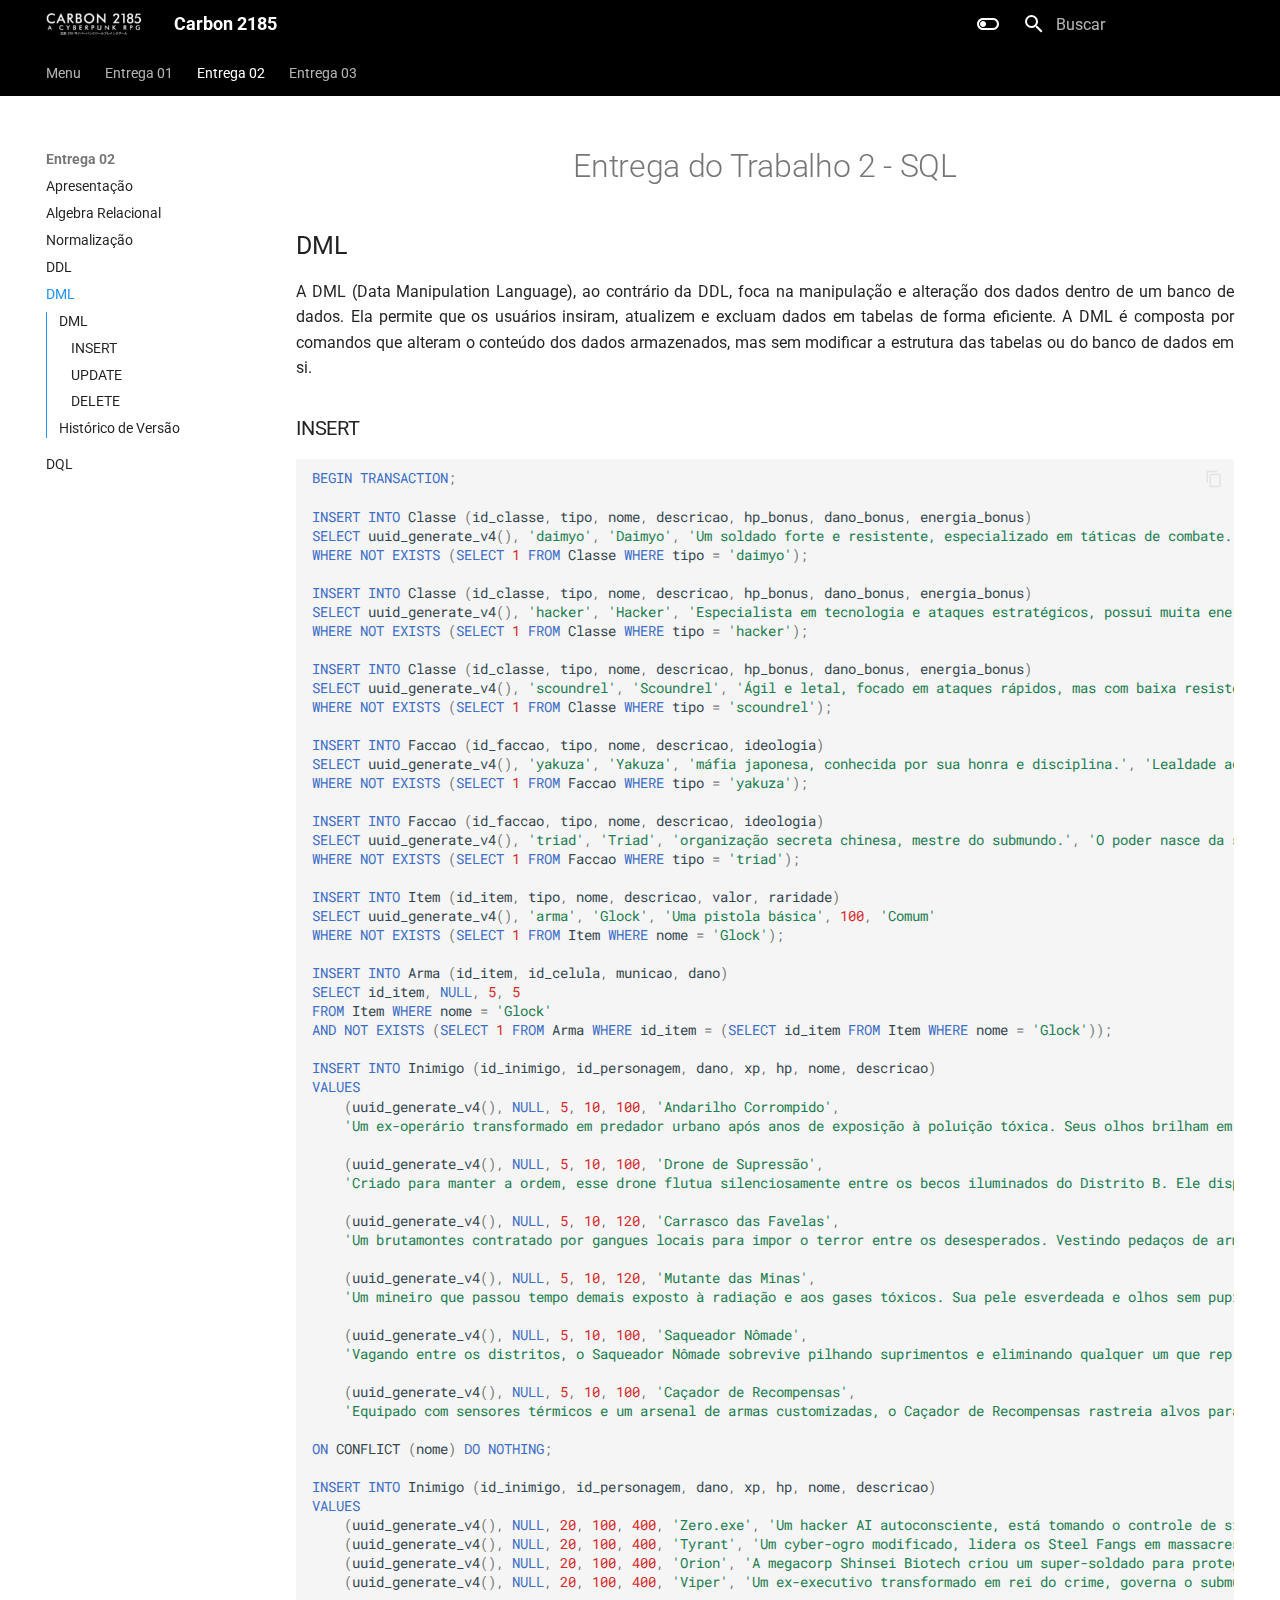
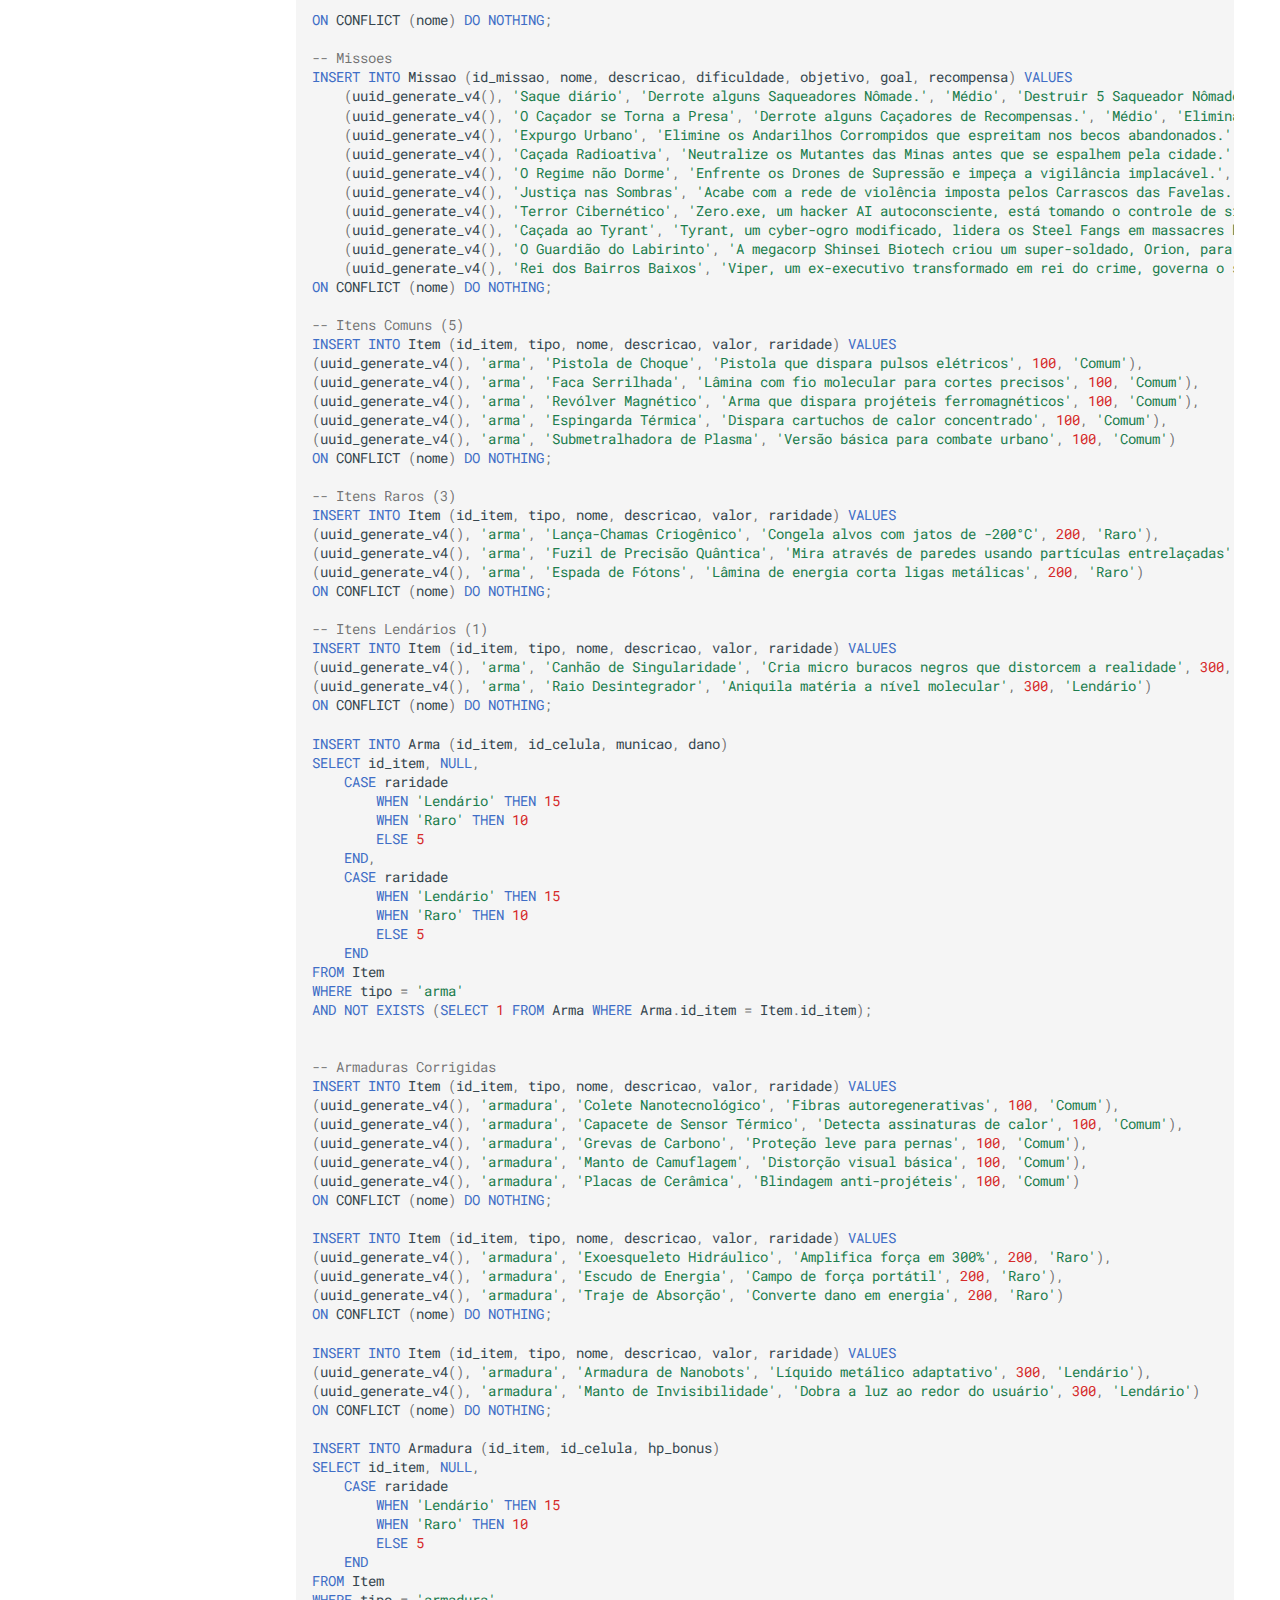
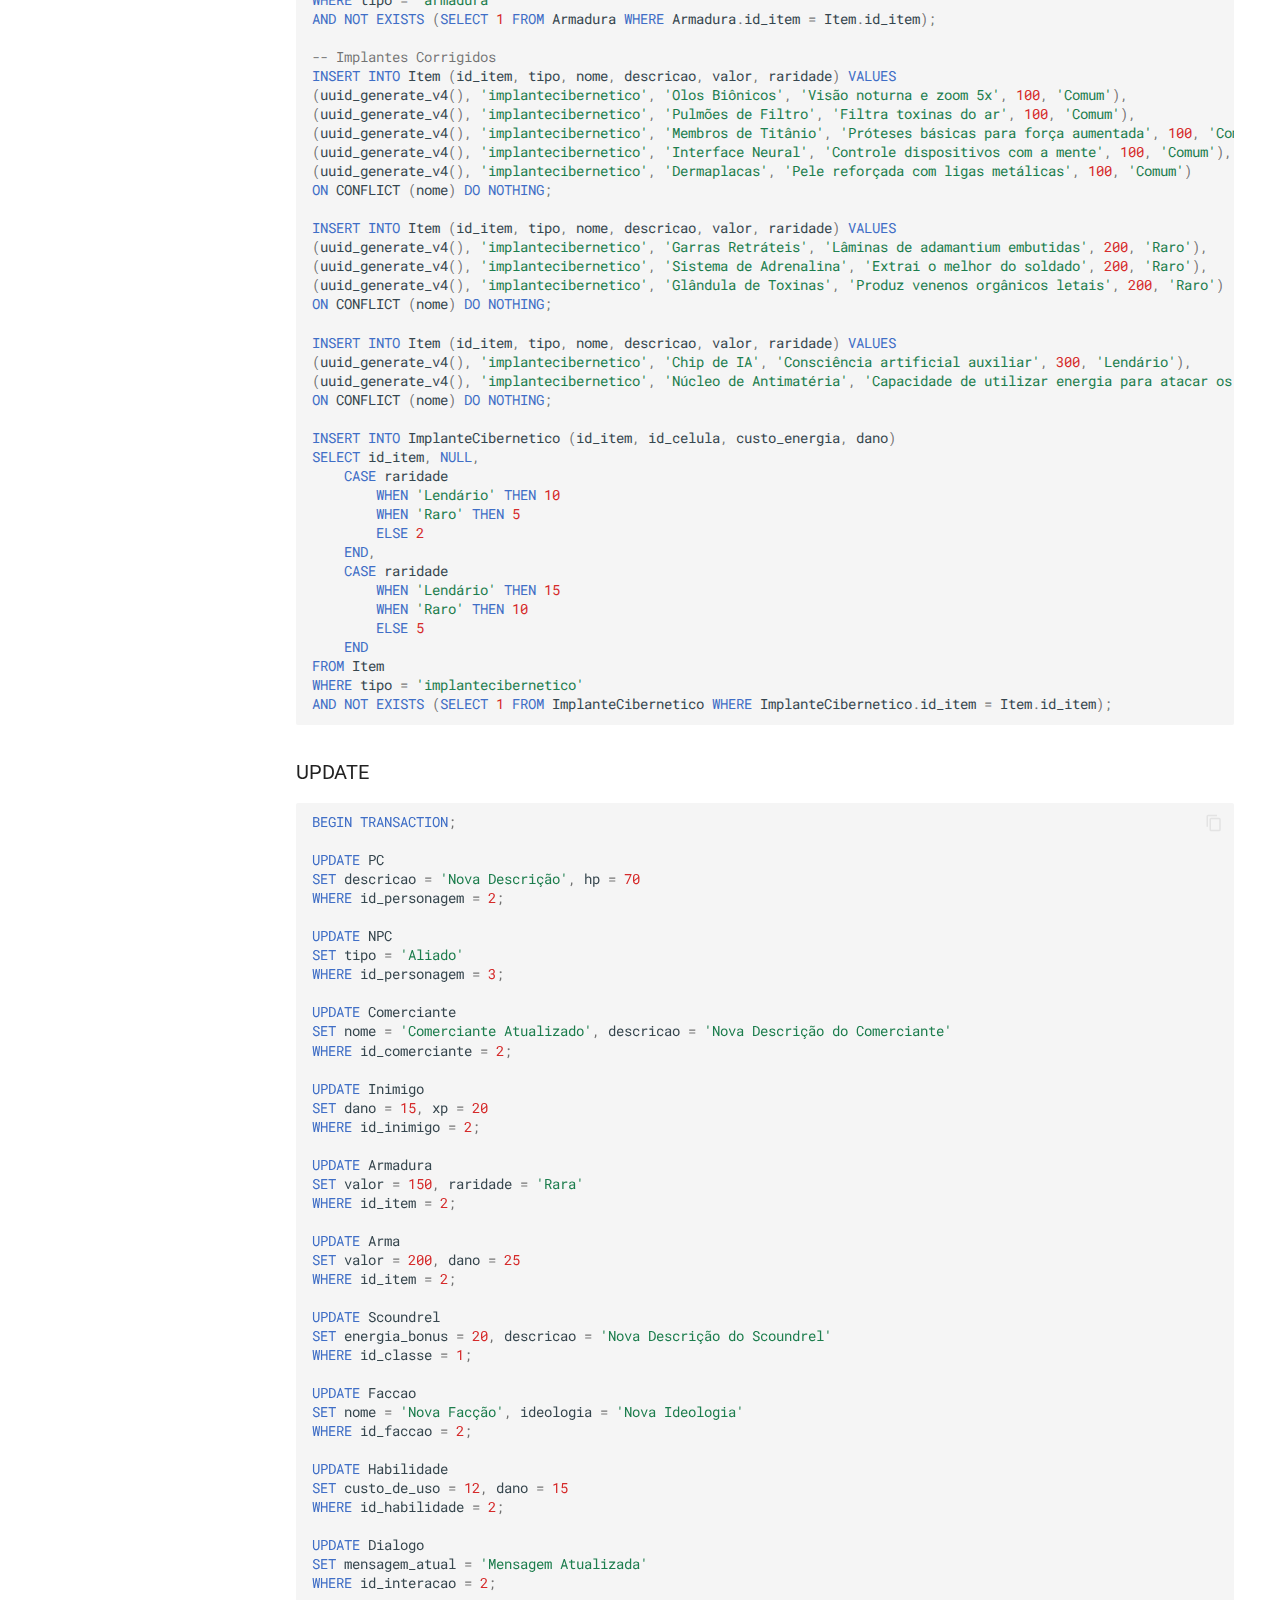
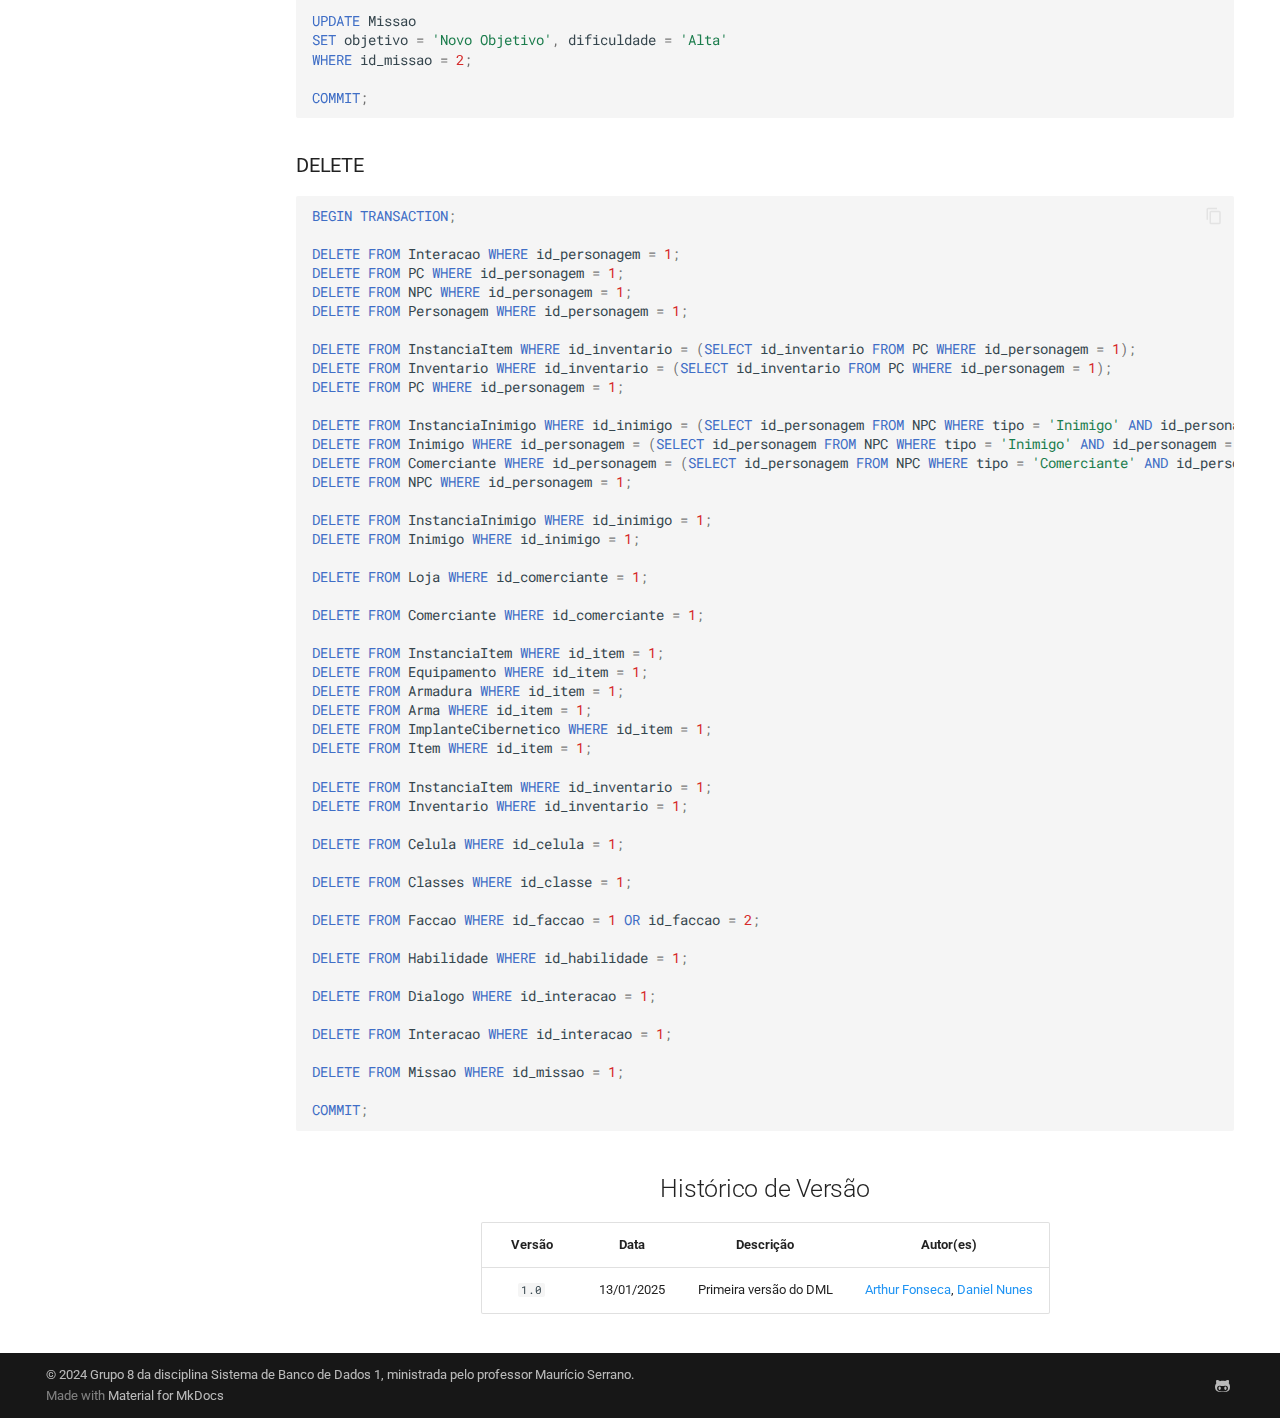
<file: entrega-2/DML/index.html>
<!doctype html>
<html lang="pt" class="no-js">
  <head>
    
      <meta charset="utf-8">
      <meta name="viewport" content="width=device-width,initial-scale=1">
      
      
      
        <link rel="canonical" href="https://sbd1.github.io/2024.2-Carbon-2185/entrega-2/DML/">
      
      
        <link rel="prev" href="../DDL/">
      
      
        <link rel="next" href="../DQL/">
      
      
      <link rel="icon" href="../../img/favicon-16x16.png">
      <meta name="generator" content="mkdocs-1.6.1, mkdocs-material-9.6.4">
    
    
      
        <title>DML - Carbon 2185</title>
      
    
    
      <link rel="stylesheet" href="../../assets/stylesheets/main.8608ea7d.min.css">
      
        
        <link rel="stylesheet" href="../../assets/stylesheets/palette.06af60db.min.css">
      
      


    
    
      
    
    
      
        
        
        <link rel="preconnect" href="https://fonts.gstatic.com" crossorigin>
        <link rel="stylesheet" href="https://fonts.googleapis.com/css?family=Roboto:300,300i,400,400i,700,700i%7CRoboto+Mono:400,400i,700,700i&display=fallback">
        <style>:root{--md-text-font:"Roboto";--md-code-font:"Roboto Mono"}</style>
      
    
    
      <link rel="stylesheet" href="../../css/extra.css">
    
    <script>__md_scope=new URL("../..",location),__md_hash=e=>[...e].reduce(((e,_)=>(e<<5)-e+_.charCodeAt(0)),0),__md_get=(e,_=localStorage,t=__md_scope)=>JSON.parse(_.getItem(t.pathname+"."+e)),__md_set=(e,_,t=localStorage,a=__md_scope)=>{try{t.setItem(a.pathname+"."+e,JSON.stringify(_))}catch(e){}}</script>
    
      

    
    
      
        <meta  property="og:type"  content="website" >
      
        <meta  property="og:title"  content="DML - Carbon 2185" >
      
        <meta  property="og:description"  content="None" >
      
        <meta  property="og:image"  content="https://sbd1.github.io/2024.2-Carbon-2185/assets/images/social/entrega-2/DML.png" >
      
        <meta  property="og:image:type"  content="image/png" >
      
        <meta  property="og:image:width"  content="1200" >
      
        <meta  property="og:image:height"  content="630" >
      
        <meta  property="og:url"  content="https://sbd1.github.io/2024.2-Carbon-2185/entrega-2/DML/" >
      
        <meta  name="twitter:card"  content="summary_large_image" >
      
        <meta  name="twitter:title"  content="DML - Carbon 2185" >
      
        <meta  name="twitter:description"  content="None" >
      
        <meta  name="twitter:image"  content="https://sbd1.github.io/2024.2-Carbon-2185/assets/images/social/entrega-2/DML.png" >
      
    
    
  </head>
  
  
    
    
      
    
    
    
    
    <body dir="ltr" data-md-color-scheme="default" data-md-color-primary="blue" data-md-color-accent="white">
  
    
    <input class="md-toggle" data-md-toggle="drawer" type="checkbox" id="__drawer" autocomplete="off">
    <input class="md-toggle" data-md-toggle="search" type="checkbox" id="__search" autocomplete="off">
    <label class="md-overlay" for="__drawer"></label>
    <div data-md-component="skip">
      
        
        <a href="#entrega-do-trabalho-2-sql" class="md-skip">
          Ir para o conteúdo
        </a>
      
    </div>
    <div data-md-component="announce">
      
    </div>
    
    
      

<header class="md-header" data-md-component="header">
  <nav class="md-header__inner md-grid" aria-label="Cabeçalho">
    <a href="../.." title="Carbon 2185" class="md-header__button md-logo" aria-label="Carbon 2185" data-md-component="logo">
      
  <img src="../../img/carbonlogowhite.png" alt="logo">

    </a>
    <label class="md-header__button md-icon" for="__drawer">
      
      <svg xmlns="http://www.w3.org/2000/svg" viewBox="0 0 24 24"><path d="M3 6h18v2H3zm0 5h18v2H3zm0 5h18v2H3z"/></svg>
    </label>
    <div class="md-header__title" data-md-component="header-title">
      <div class="md-header__ellipsis">
        <div class="md-header__topic">
          <span class="md-ellipsis">
            Carbon 2185
          </span>
        </div>
        <div class="md-header__topic" data-md-component="header-topic">
          <span class="md-ellipsis">
            
              DML
            
          </span>
        </div>
      </div>
    </div>
    
      
        <form class="md-header__option" data-md-component="palette">
  
    
    
    
    <input class="md-option" data-md-color-media="" data-md-color-scheme="default" data-md-color-primary="blue" data-md-color-accent="white"  aria-label="Switch to dark mode"  type="radio" name="__palette" id="__palette_0">
    
      <label class="md-header__button md-icon" title="Switch to dark mode" for="__palette_1" hidden>
        <svg xmlns="http://www.w3.org/2000/svg" viewBox="0 0 24 24"><path d="M17 6H7c-3.31 0-6 2.69-6 6s2.69 6 6 6h10c3.31 0 6-2.69 6-6s-2.69-6-6-6m0 10H7c-2.21 0-4-1.79-4-4s1.79-4 4-4h10c2.21 0 4 1.79 4 4s-1.79 4-4 4M7 9c-1.66 0-3 1.34-3 3s1.34 3 3 3 3-1.34 3-3-1.34-3-3-3"/></svg>
      </label>
    
  
    
    
    
    <input class="md-option" data-md-color-media="" data-md-color-scheme="slate" data-md-color-primary="blue" data-md-color-accent="white"  aria-label="Switch to light mode"  type="radio" name="__palette" id="__palette_1">
    
      <label class="md-header__button md-icon" title="Switch to light mode" for="__palette_0" hidden>
        <svg xmlns="http://www.w3.org/2000/svg" viewBox="0 0 24 24"><path d="M17 7H7a5 5 0 0 0-5 5 5 5 0 0 0 5 5h10a5 5 0 0 0 5-5 5 5 0 0 0-5-5m0 8a3 3 0 0 1-3-3 3 3 0 0 1 3-3 3 3 0 0 1 3 3 3 3 0 0 1-3 3"/></svg>
      </label>
    
  
</form>
      
    
    
      <script>var palette=__md_get("__palette");if(palette&&palette.color){if("(prefers-color-scheme)"===palette.color.media){var media=matchMedia("(prefers-color-scheme: light)"),input=document.querySelector(media.matches?"[data-md-color-media='(prefers-color-scheme: light)']":"[data-md-color-media='(prefers-color-scheme: dark)']");palette.color.media=input.getAttribute("data-md-color-media"),palette.color.scheme=input.getAttribute("data-md-color-scheme"),palette.color.primary=input.getAttribute("data-md-color-primary"),palette.color.accent=input.getAttribute("data-md-color-accent")}for(var[key,value]of Object.entries(palette.color))document.body.setAttribute("data-md-color-"+key,value)}</script>
    
    
    
      <label class="md-header__button md-icon" for="__search">
        
        <svg xmlns="http://www.w3.org/2000/svg" viewBox="0 0 24 24"><path d="M9.5 3A6.5 6.5 0 0 1 16 9.5c0 1.61-.59 3.09-1.56 4.23l.27.27h.79l5 5-1.5 1.5-5-5v-.79l-.27-.27A6.52 6.52 0 0 1 9.5 16 6.5 6.5 0 0 1 3 9.5 6.5 6.5 0 0 1 9.5 3m0 2C7 5 5 7 5 9.5S7 14 9.5 14 14 12 14 9.5 12 5 9.5 5"/></svg>
      </label>
      <div class="md-search" data-md-component="search" role="dialog">
  <label class="md-search__overlay" for="__search"></label>
  <div class="md-search__inner" role="search">
    <form class="md-search__form" name="search">
      <input type="text" class="md-search__input" name="query" aria-label="Buscar" placeholder="Buscar" autocapitalize="off" autocorrect="off" autocomplete="off" spellcheck="false" data-md-component="search-query" required>
      <label class="md-search__icon md-icon" for="__search">
        
        <svg xmlns="http://www.w3.org/2000/svg" viewBox="0 0 24 24"><path d="M9.5 3A6.5 6.5 0 0 1 16 9.5c0 1.61-.59 3.09-1.56 4.23l.27.27h.79l5 5-1.5 1.5-5-5v-.79l-.27-.27A6.52 6.52 0 0 1 9.5 16 6.5 6.5 0 0 1 3 9.5 6.5 6.5 0 0 1 9.5 3m0 2C7 5 5 7 5 9.5S7 14 9.5 14 14 12 14 9.5 12 5 9.5 5"/></svg>
        
        <svg xmlns="http://www.w3.org/2000/svg" viewBox="0 0 24 24"><path d="M20 11v2H8l5.5 5.5-1.42 1.42L4.16 12l7.92-7.92L13.5 5.5 8 11z"/></svg>
      </label>
      <nav class="md-search__options" aria-label="Pesquisar">
        
        <button type="reset" class="md-search__icon md-icon" title="Limpar" aria-label="Limpar" tabindex="-1">
          
          <svg xmlns="http://www.w3.org/2000/svg" viewBox="0 0 24 24"><path d="M19 6.41 17.59 5 12 10.59 6.41 5 5 6.41 10.59 12 5 17.59 6.41 19 12 13.41 17.59 19 19 17.59 13.41 12z"/></svg>
        </button>
      </nav>
      
        <div class="md-search__suggest" data-md-component="search-suggest"></div>
      
    </form>
    <div class="md-search__output">
      <div class="md-search__scrollwrap" tabindex="0" data-md-scrollfix>
        <div class="md-search-result" data-md-component="search-result">
          <div class="md-search-result__meta">
            Inicializando a pesquisa
          </div>
          <ol class="md-search-result__list" role="presentation"></ol>
        </div>
      </div>
    </div>
  </div>
</div>
    
    
  </nav>
  
</header>
    
    <div class="md-container" data-md-component="container">
      
      
        
          
            
<nav class="md-tabs" aria-label="Abas" data-md-component="tabs">
  <div class="md-grid">
    <ul class="md-tabs__list">
      
        
  
  
  
    <li class="md-tabs__item">
      <a href="../.." class="md-tabs__link">
        
  
    
  
  Menu

      </a>
    </li>
  

      
        
  
  
  
    
    
      <li class="md-tabs__item">
        <a href="../../entrega-1/Apresenta%C3%A7%C3%A3o/" class="md-tabs__link">
          
  
  Entrega 01

        </a>
      </li>
    
  

      
        
  
  
    
  
  
    
    
      <li class="md-tabs__item md-tabs__item--active">
        <a href="../Apresenta%C3%A7%C3%A3o/" class="md-tabs__link">
          
  
  Entrega 02

        </a>
      </li>
    
  

      
        
  
  
  
    
    
      <li class="md-tabs__item">
        <a href="../../entrega-3/Apresenta%C3%A7%C3%A3o/" class="md-tabs__link">
          
  
  Entrega 03

        </a>
      </li>
    
  

      
    </ul>
  </div>
</nav>
          
        
      
      <main class="md-main" data-md-component="main">
        <div class="md-main__inner md-grid">
          
            
              
              <div class="md-sidebar md-sidebar--primary" data-md-component="sidebar" data-md-type="navigation" >
                <div class="md-sidebar__scrollwrap">
                  <div class="md-sidebar__inner">
                    


  


  

<nav class="md-nav md-nav--primary md-nav--lifted md-nav--integrated" aria-label="Navegação" data-md-level="0">
  <label class="md-nav__title" for="__drawer">
    <a href="../.." title="Carbon 2185" class="md-nav__button md-logo" aria-label="Carbon 2185" data-md-component="logo">
      
  <img src="../../img/carbonlogowhite.png" alt="logo">

    </a>
    Carbon 2185
  </label>
  
  <ul class="md-nav__list" data-md-scrollfix>
    
      
      
  
  
  
  
    <li class="md-nav__item">
      <a href="../.." class="md-nav__link">
        
  
  <span class="md-ellipsis">
    Menu
    
  </span>
  

      </a>
    </li>
  

    
      
      
  
  
  
  
    
    
    
      
      
        
      
    
    
    <li class="md-nav__item md-nav__item--nested">
      
        
        
        <input class="md-nav__toggle md-toggle " type="checkbox" id="__nav_2" >
        
          
          <label class="md-nav__link" for="__nav_2" id="__nav_2_label" tabindex="0">
            
  
  <span class="md-ellipsis">
    Entrega 01
    
  </span>
  

            <span class="md-nav__icon md-icon"></span>
          </label>
        
        <nav class="md-nav" data-md-level="1" aria-labelledby="__nav_2_label" aria-expanded="false">
          <label class="md-nav__title" for="__nav_2">
            <span class="md-nav__icon md-icon"></span>
            Entrega 01
          </label>
          <ul class="md-nav__list" data-md-scrollfix>
            
              
                
  
  
  
  
    <li class="md-nav__item">
      <a href="../../entrega-1/Apresenta%C3%A7%C3%A3o/" class="md-nav__link">
        
  
  <span class="md-ellipsis">
    Apresentação
    
  </span>
  

      </a>
    </li>
  

              
            
              
                
  
  
  
  
    <li class="md-nav__item">
      <a href="../../entrega-1/MER/" class="md-nav__link">
        
  
  <span class="md-ellipsis">
    Modelo Entidade Relacionamento
    
  </span>
  

      </a>
    </li>
  

              
            
              
                
  
  
  
  
    <li class="md-nav__item">
      <a href="../../entrega-1/DER/" class="md-nav__link">
        
  
  <span class="md-ellipsis">
    Diagrama Entidade Relacionamento
    
  </span>
  

      </a>
    </li>
  

              
            
              
                
  
  
  
  
    <li class="md-nav__item">
      <a href="../../entrega-1/ModeloRelacional/" class="md-nav__link">
        
  
  <span class="md-ellipsis">
    Modelo Relacional
    
  </span>
  

      </a>
    </li>
  

              
            
              
                
  
  
  
  
    <li class="md-nav__item">
      <a href="../../entrega-1/DD/" class="md-nav__link">
        
  
  <span class="md-ellipsis">
    Dicionário de Dados
    
  </span>
  

      </a>
    </li>
  

              
            
          </ul>
        </nav>
      
    </li>
  

    
      
      
  
  
    
  
  
  
    
    
    
      
        
        
      
      
        
      
    
    
    <li class="md-nav__item md-nav__item--active md-nav__item--section md-nav__item--nested">
      
        
        
        <input class="md-nav__toggle md-toggle " type="checkbox" id="__nav_3" checked>
        
          
          <label class="md-nav__link" for="__nav_3" id="__nav_3_label" tabindex="">
            
  
  <span class="md-ellipsis">
    Entrega 02
    
  </span>
  

            <span class="md-nav__icon md-icon"></span>
          </label>
        
        <nav class="md-nav" data-md-level="1" aria-labelledby="__nav_3_label" aria-expanded="true">
          <label class="md-nav__title" for="__nav_3">
            <span class="md-nav__icon md-icon"></span>
            Entrega 02
          </label>
          <ul class="md-nav__list" data-md-scrollfix>
            
              
                
  
  
  
  
    <li class="md-nav__item">
      <a href="../Apresenta%C3%A7%C3%A3o/" class="md-nav__link">
        
  
  <span class="md-ellipsis">
    Apresentação
    
  </span>
  

      </a>
    </li>
  

              
            
              
                
  
  
  
  
    <li class="md-nav__item">
      <a href="../AlgebraRelacional/" class="md-nav__link">
        
  
  <span class="md-ellipsis">
    Algebra Relacional
    
  </span>
  

      </a>
    </li>
  

              
            
              
                
  
  
  
  
    <li class="md-nav__item">
      <a href="../Normaliza%C3%A7%C3%A3o/" class="md-nav__link">
        
  
  <span class="md-ellipsis">
    Normalização
    
  </span>
  

      </a>
    </li>
  

              
            
              
                
  
  
  
  
    <li class="md-nav__item">
      <a href="../DDL/" class="md-nav__link">
        
  
  <span class="md-ellipsis">
    DDL
    
  </span>
  

      </a>
    </li>
  

              
            
              
                
  
  
    
  
  
  
    <li class="md-nav__item md-nav__item--active">
      
      <input class="md-nav__toggle md-toggle" type="checkbox" id="__toc">
      
      
        
      
      
        <label class="md-nav__link md-nav__link--active" for="__toc">
          
  
  <span class="md-ellipsis">
    DML
    
  </span>
  

          <span class="md-nav__icon md-icon"></span>
        </label>
      
      <a href="./" class="md-nav__link md-nav__link--active">
        
  
  <span class="md-ellipsis">
    DML
    
  </span>
  

      </a>
      
        

<nav class="md-nav md-nav--secondary" aria-label="Índice">
  
  
  
    
  
  
    <label class="md-nav__title" for="__toc">
      <span class="md-nav__icon md-icon"></span>
      Índice
    </label>
    <ul class="md-nav__list" data-md-component="toc" data-md-scrollfix>
      
        <li class="md-nav__item">
  <a href="#dml" class="md-nav__link">
    <span class="md-ellipsis">
      DML
    </span>
  </a>
  
    <nav class="md-nav" aria-label="DML">
      <ul class="md-nav__list">
        
          <li class="md-nav__item">
  <a href="#insert" class="md-nav__link">
    <span class="md-ellipsis">
      INSERT
    </span>
  </a>
  
</li>
        
          <li class="md-nav__item">
  <a href="#update" class="md-nav__link">
    <span class="md-ellipsis">
      UPDATE
    </span>
  </a>
  
</li>
        
          <li class="md-nav__item">
  <a href="#delete" class="md-nav__link">
    <span class="md-ellipsis">
      DELETE
    </span>
  </a>
  
</li>
        
      </ul>
    </nav>
  
</li>
      
        <li class="md-nav__item">
  <a href="#historico-de-versao" class="md-nav__link">
    <span class="md-ellipsis">
      Histórico de Versão
    </span>
  </a>
  
</li>
      
    </ul>
  
</nav>
      
    </li>
  

              
            
              
                
  
  
  
  
    <li class="md-nav__item">
      <a href="../DQL/" class="md-nav__link">
        
  
  <span class="md-ellipsis">
    DQL
    
  </span>
  

      </a>
    </li>
  

              
            
          </ul>
        </nav>
      
    </li>
  

    
      
      
  
  
  
  
    
    
    
      
      
        
      
    
    
    <li class="md-nav__item md-nav__item--nested">
      
        
        
        <input class="md-nav__toggle md-toggle " type="checkbox" id="__nav_4" >
        
          
          <label class="md-nav__link" for="__nav_4" id="__nav_4_label" tabindex="0">
            
  
  <span class="md-ellipsis">
    Entrega 03
    
  </span>
  

            <span class="md-nav__icon md-icon"></span>
          </label>
        
        <nav class="md-nav" data-md-level="1" aria-labelledby="__nav_4_label" aria-expanded="false">
          <label class="md-nav__title" for="__nav_4">
            <span class="md-nav__icon md-icon"></span>
            Entrega 03
          </label>
          <ul class="md-nav__list" data-md-scrollfix>
            
              
                
  
  
  
  
    <li class="md-nav__item">
      <a href="../../entrega-3/Apresenta%C3%A7%C3%A3o/" class="md-nav__link">
        
  
  <span class="md-ellipsis">
    Apresentação
    
  </span>
  

      </a>
    </li>
  

              
            
              
                
  
  
  
  
    <li class="md-nav__item">
      <a href="../../entrega-3/Apresenta%C3%A7%C3%A3o2/" class="md-nav__link">
        
  
  <span class="md-ellipsis">
    Apresentação com melhorias
    
  </span>
  

      </a>
    </li>
  

              
            
          </ul>
        </nav>
      
    </li>
  

    
  </ul>
</nav>
                  </div>
                </div>
              </div>
            
            
          
          
            <div class="md-content" data-md-component="content">
              <article class="md-content__inner md-typeset">
                
                  



<h1 id="entrega-do-trabalho-2-sql"><center>Entrega do Trabalho 2 - SQL</center></h1>
<h2 id="dml"><strong>DML</strong></h2>
<p>A DML (Data Manipulation Language), ao contrário da DDL, foca na manipulação e alteração dos dados dentro de um banco de dados. Ela permite que os usuários insiram, atualizem e excluam dados em tabelas de forma eficiente. A DML é composta por comandos que alteram o conteúdo dos dados armazenados, mas sem modificar a estrutura das tabelas ou do banco de dados em si.</p>
<h3 id="insert">INSERT</h3>
<div class="highlight"><pre><span></span><code><a id="__codelineno-0-1" name="__codelineno-0-1" href="#__codelineno-0-1"></a><span class="k">BEGIN</span><span class="w"> </span><span class="k">TRANSACTION</span><span class="p">;</span>
<a id="__codelineno-0-2" name="__codelineno-0-2" href="#__codelineno-0-2"></a>
<a id="__codelineno-0-3" name="__codelineno-0-3" href="#__codelineno-0-3"></a><span class="k">INSERT</span><span class="w"> </span><span class="k">INTO</span><span class="w"> </span><span class="n">Classe</span><span class="w"> </span><span class="p">(</span><span class="n">id_classe</span><span class="p">,</span><span class="w"> </span><span class="n">tipo</span><span class="p">,</span><span class="w"> </span><span class="n">nome</span><span class="p">,</span><span class="w"> </span><span class="n">descricao</span><span class="p">,</span><span class="w"> </span><span class="n">hp_bonus</span><span class="p">,</span><span class="w"> </span><span class="n">dano_bonus</span><span class="p">,</span><span class="w"> </span><span class="n">energia_bonus</span><span class="p">)</span>
<a id="__codelineno-0-4" name="__codelineno-0-4" href="#__codelineno-0-4"></a><span class="k">SELECT</span><span class="w"> </span><span class="n">uuid_generate_v4</span><span class="p">(),</span><span class="w"> </span><span class="s1">&#39;daimyo&#39;</span><span class="p">,</span><span class="w"> </span><span class="s1">&#39;Daimyo&#39;</span><span class="p">,</span><span class="w"> </span><span class="s1">&#39;Um soldado forte e resistente, especializado em táticas de combate.&#39;</span><span class="p">,</span><span class="w"> </span><span class="mi">10</span><span class="p">,</span><span class="w"> </span><span class="mi">5</span><span class="p">,</span><span class="w"> </span><span class="mi">5</span>
<a id="__codelineno-0-5" name="__codelineno-0-5" href="#__codelineno-0-5"></a><span class="k">WHERE</span><span class="w"> </span><span class="k">NOT</span><span class="w"> </span><span class="k">EXISTS</span><span class="w"> </span><span class="p">(</span><span class="k">SELECT</span><span class="w"> </span><span class="mi">1</span><span class="w"> </span><span class="k">FROM</span><span class="w"> </span><span class="n">Classe</span><span class="w"> </span><span class="k">WHERE</span><span class="w"> </span><span class="n">tipo</span><span class="w"> </span><span class="o">=</span><span class="w"> </span><span class="s1">&#39;daimyo&#39;</span><span class="p">);</span>
<a id="__codelineno-0-6" name="__codelineno-0-6" href="#__codelineno-0-6"></a>
<a id="__codelineno-0-7" name="__codelineno-0-7" href="#__codelineno-0-7"></a><span class="k">INSERT</span><span class="w"> </span><span class="k">INTO</span><span class="w"> </span><span class="n">Classe</span><span class="w"> </span><span class="p">(</span><span class="n">id_classe</span><span class="p">,</span><span class="w"> </span><span class="n">tipo</span><span class="p">,</span><span class="w"> </span><span class="n">nome</span><span class="p">,</span><span class="w"> </span><span class="n">descricao</span><span class="p">,</span><span class="w"> </span><span class="n">hp_bonus</span><span class="p">,</span><span class="w"> </span><span class="n">dano_bonus</span><span class="p">,</span><span class="w"> </span><span class="n">energia_bonus</span><span class="p">)</span>
<a id="__codelineno-0-8" name="__codelineno-0-8" href="#__codelineno-0-8"></a><span class="k">SELECT</span><span class="w"> </span><span class="n">uuid_generate_v4</span><span class="p">(),</span><span class="w"> </span><span class="s1">&#39;hacker&#39;</span><span class="p">,</span><span class="w"> </span><span class="s1">&#39;Hacker&#39;</span><span class="p">,</span><span class="w"> </span><span class="s1">&#39;Especialista em tecnologia e ataques estratégicos, possui muita energia&#39;</span><span class="p">,</span><span class="w"> </span><span class="mi">5</span><span class="p">,</span><span class="w"> </span><span class="mi">5</span><span class="p">,</span><span class="w"> </span><span class="mi">10</span>
<a id="__codelineno-0-9" name="__codelineno-0-9" href="#__codelineno-0-9"></a><span class="k">WHERE</span><span class="w"> </span><span class="k">NOT</span><span class="w"> </span><span class="k">EXISTS</span><span class="w"> </span><span class="p">(</span><span class="k">SELECT</span><span class="w"> </span><span class="mi">1</span><span class="w"> </span><span class="k">FROM</span><span class="w"> </span><span class="n">Classe</span><span class="w"> </span><span class="k">WHERE</span><span class="w"> </span><span class="n">tipo</span><span class="w"> </span><span class="o">=</span><span class="w"> </span><span class="s1">&#39;hacker&#39;</span><span class="p">);</span>
<a id="__codelineno-0-10" name="__codelineno-0-10" href="#__codelineno-0-10"></a>
<a id="__codelineno-0-11" name="__codelineno-0-11" href="#__codelineno-0-11"></a><span class="k">INSERT</span><span class="w"> </span><span class="k">INTO</span><span class="w"> </span><span class="n">Classe</span><span class="w"> </span><span class="p">(</span><span class="n">id_classe</span><span class="p">,</span><span class="w"> </span><span class="n">tipo</span><span class="p">,</span><span class="w"> </span><span class="n">nome</span><span class="p">,</span><span class="w"> </span><span class="n">descricao</span><span class="p">,</span><span class="w"> </span><span class="n">hp_bonus</span><span class="p">,</span><span class="w"> </span><span class="n">dano_bonus</span><span class="p">,</span><span class="w"> </span><span class="n">energia_bonus</span><span class="p">)</span>
<a id="__codelineno-0-12" name="__codelineno-0-12" href="#__codelineno-0-12"></a><span class="k">SELECT</span><span class="w"> </span><span class="n">uuid_generate_v4</span><span class="p">(),</span><span class="w"> </span><span class="s1">&#39;scoundrel&#39;</span><span class="p">,</span><span class="w"> </span><span class="s1">&#39;Scoundrel&#39;</span><span class="p">,</span><span class="w"> </span><span class="s1">&#39;Ágil e letal, focado em ataques rápidos, mas com baixa resistência.&#39;</span><span class="p">,</span><span class="w"> </span><span class="mi">3</span><span class="p">,</span><span class="w"> </span><span class="mi">10</span><span class="p">,</span><span class="w"> </span><span class="mi">5</span>
<a id="__codelineno-0-13" name="__codelineno-0-13" href="#__codelineno-0-13"></a><span class="k">WHERE</span><span class="w"> </span><span class="k">NOT</span><span class="w"> </span><span class="k">EXISTS</span><span class="w"> </span><span class="p">(</span><span class="k">SELECT</span><span class="w"> </span><span class="mi">1</span><span class="w"> </span><span class="k">FROM</span><span class="w"> </span><span class="n">Classe</span><span class="w"> </span><span class="k">WHERE</span><span class="w"> </span><span class="n">tipo</span><span class="w"> </span><span class="o">=</span><span class="w"> </span><span class="s1">&#39;scoundrel&#39;</span><span class="p">);</span>
<a id="__codelineno-0-14" name="__codelineno-0-14" href="#__codelineno-0-14"></a>
<a id="__codelineno-0-15" name="__codelineno-0-15" href="#__codelineno-0-15"></a><span class="k">INSERT</span><span class="w"> </span><span class="k">INTO</span><span class="w"> </span><span class="n">Faccao</span><span class="w"> </span><span class="p">(</span><span class="n">id_faccao</span><span class="p">,</span><span class="w"> </span><span class="n">tipo</span><span class="p">,</span><span class="w"> </span><span class="n">nome</span><span class="p">,</span><span class="w"> </span><span class="n">descricao</span><span class="p">,</span><span class="w"> </span><span class="n">ideologia</span><span class="p">)</span><span class="w"> </span>
<a id="__codelineno-0-16" name="__codelineno-0-16" href="#__codelineno-0-16"></a><span class="k">SELECT</span><span class="w"> </span><span class="n">uuid_generate_v4</span><span class="p">(),</span><span class="w"> </span><span class="s1">&#39;yakuza&#39;</span><span class="p">,</span><span class="w"> </span><span class="s1">&#39;Yakuza&#39;</span><span class="p">,</span><span class="w"> </span><span class="s1">&#39;máfia japonesa, conhecida por sua honra e disciplina.&#39;</span><span class="p">,</span><span class="w"> </span><span class="s1">&#39;Lealdade acima de tudo.&#39;</span>
<a id="__codelineno-0-17" name="__codelineno-0-17" href="#__codelineno-0-17"></a><span class="k">WHERE</span><span class="w"> </span><span class="k">NOT</span><span class="w"> </span><span class="k">EXISTS</span><span class="w"> </span><span class="p">(</span><span class="k">SELECT</span><span class="w"> </span><span class="mi">1</span><span class="w"> </span><span class="k">FROM</span><span class="w"> </span><span class="n">Faccao</span><span class="w"> </span><span class="k">WHERE</span><span class="w"> </span><span class="n">tipo</span><span class="w"> </span><span class="o">=</span><span class="w"> </span><span class="s1">&#39;yakuza&#39;</span><span class="p">);</span>
<a id="__codelineno-0-18" name="__codelineno-0-18" href="#__codelineno-0-18"></a>
<a id="__codelineno-0-19" name="__codelineno-0-19" href="#__codelineno-0-19"></a><span class="k">INSERT</span><span class="w"> </span><span class="k">INTO</span><span class="w"> </span><span class="n">Faccao</span><span class="w"> </span><span class="p">(</span><span class="n">id_faccao</span><span class="p">,</span><span class="w"> </span><span class="n">tipo</span><span class="p">,</span><span class="w"> </span><span class="n">nome</span><span class="p">,</span><span class="w"> </span><span class="n">descricao</span><span class="p">,</span><span class="w"> </span><span class="n">ideologia</span><span class="p">)</span><span class="w"> </span>
<a id="__codelineno-0-20" name="__codelineno-0-20" href="#__codelineno-0-20"></a><span class="k">SELECT</span><span class="w"> </span><span class="n">uuid_generate_v4</span><span class="p">(),</span><span class="w"> </span><span class="s1">&#39;triad&#39;</span><span class="p">,</span><span class="w"> </span><span class="s1">&#39;Triad&#39;</span><span class="p">,</span><span class="w"> </span><span class="s1">&#39;organização secreta chinesa, mestre do submundo.&#39;</span><span class="p">,</span><span class="w"> </span><span class="s1">&#39;O poder nasce da sombra.&#39;</span>
<a id="__codelineno-0-21" name="__codelineno-0-21" href="#__codelineno-0-21"></a><span class="k">WHERE</span><span class="w"> </span><span class="k">NOT</span><span class="w"> </span><span class="k">EXISTS</span><span class="w"> </span><span class="p">(</span><span class="k">SELECT</span><span class="w"> </span><span class="mi">1</span><span class="w"> </span><span class="k">FROM</span><span class="w"> </span><span class="n">Faccao</span><span class="w"> </span><span class="k">WHERE</span><span class="w"> </span><span class="n">tipo</span><span class="w"> </span><span class="o">=</span><span class="w"> </span><span class="s1">&#39;triad&#39;</span><span class="p">);</span>
<a id="__codelineno-0-22" name="__codelineno-0-22" href="#__codelineno-0-22"></a>
<a id="__codelineno-0-23" name="__codelineno-0-23" href="#__codelineno-0-23"></a><span class="k">INSERT</span><span class="w"> </span><span class="k">INTO</span><span class="w"> </span><span class="n">Item</span><span class="w"> </span><span class="p">(</span><span class="n">id_item</span><span class="p">,</span><span class="w"> </span><span class="n">tipo</span><span class="p">,</span><span class="w"> </span><span class="n">nome</span><span class="p">,</span><span class="w"> </span><span class="n">descricao</span><span class="p">,</span><span class="w"> </span><span class="n">valor</span><span class="p">,</span><span class="w"> </span><span class="n">raridade</span><span class="p">)</span>
<a id="__codelineno-0-24" name="__codelineno-0-24" href="#__codelineno-0-24"></a><span class="k">SELECT</span><span class="w"> </span><span class="n">uuid_generate_v4</span><span class="p">(),</span><span class="w"> </span><span class="s1">&#39;arma&#39;</span><span class="p">,</span><span class="w"> </span><span class="s1">&#39;Glock&#39;</span><span class="p">,</span><span class="w"> </span><span class="s1">&#39;Uma pistola básica&#39;</span><span class="p">,</span><span class="w"> </span><span class="mi">100</span><span class="p">,</span><span class="w"> </span><span class="s1">&#39;Comum&#39;</span>
<a id="__codelineno-0-25" name="__codelineno-0-25" href="#__codelineno-0-25"></a><span class="k">WHERE</span><span class="w"> </span><span class="k">NOT</span><span class="w"> </span><span class="k">EXISTS</span><span class="w"> </span><span class="p">(</span><span class="k">SELECT</span><span class="w"> </span><span class="mi">1</span><span class="w"> </span><span class="k">FROM</span><span class="w"> </span><span class="n">Item</span><span class="w"> </span><span class="k">WHERE</span><span class="w"> </span><span class="n">nome</span><span class="w"> </span><span class="o">=</span><span class="w"> </span><span class="s1">&#39;Glock&#39;</span><span class="p">);</span>
<a id="__codelineno-0-26" name="__codelineno-0-26" href="#__codelineno-0-26"></a>
<a id="__codelineno-0-27" name="__codelineno-0-27" href="#__codelineno-0-27"></a><span class="k">INSERT</span><span class="w"> </span><span class="k">INTO</span><span class="w"> </span><span class="n">Arma</span><span class="w"> </span><span class="p">(</span><span class="n">id_item</span><span class="p">,</span><span class="w"> </span><span class="n">id_celula</span><span class="p">,</span><span class="w"> </span><span class="n">municao</span><span class="p">,</span><span class="w"> </span><span class="n">dano</span><span class="p">)</span>
<a id="__codelineno-0-28" name="__codelineno-0-28" href="#__codelineno-0-28"></a><span class="k">SELECT</span><span class="w"> </span><span class="n">id_item</span><span class="p">,</span><span class="w"> </span><span class="k">NULL</span><span class="p">,</span><span class="w"> </span><span class="mi">5</span><span class="p">,</span><span class="w"> </span><span class="mi">5</span><span class="w"> </span>
<a id="__codelineno-0-29" name="__codelineno-0-29" href="#__codelineno-0-29"></a><span class="k">FROM</span><span class="w"> </span><span class="n">Item</span><span class="w"> </span><span class="k">WHERE</span><span class="w"> </span><span class="n">nome</span><span class="w"> </span><span class="o">=</span><span class="w"> </span><span class="s1">&#39;Glock&#39;</span>
<a id="__codelineno-0-30" name="__codelineno-0-30" href="#__codelineno-0-30"></a><span class="k">AND</span><span class="w"> </span><span class="k">NOT</span><span class="w"> </span><span class="k">EXISTS</span><span class="w"> </span><span class="p">(</span><span class="k">SELECT</span><span class="w"> </span><span class="mi">1</span><span class="w"> </span><span class="k">FROM</span><span class="w"> </span><span class="n">Arma</span><span class="w"> </span><span class="k">WHERE</span><span class="w"> </span><span class="n">id_item</span><span class="w"> </span><span class="o">=</span><span class="w"> </span><span class="p">(</span><span class="k">SELECT</span><span class="w"> </span><span class="n">id_item</span><span class="w"> </span><span class="k">FROM</span><span class="w"> </span><span class="n">Item</span><span class="w"> </span><span class="k">WHERE</span><span class="w"> </span><span class="n">nome</span><span class="w"> </span><span class="o">=</span><span class="w"> </span><span class="s1">&#39;Glock&#39;</span><span class="p">));</span>
<a id="__codelineno-0-31" name="__codelineno-0-31" href="#__codelineno-0-31"></a>
<a id="__codelineno-0-32" name="__codelineno-0-32" href="#__codelineno-0-32"></a><span class="k">INSERT</span><span class="w"> </span><span class="k">INTO</span><span class="w"> </span><span class="n">Inimigo</span><span class="w"> </span><span class="p">(</span><span class="n">id_inimigo</span><span class="p">,</span><span class="w"> </span><span class="n">id_personagem</span><span class="p">,</span><span class="w"> </span><span class="n">dano</span><span class="p">,</span><span class="w"> </span><span class="n">xp</span><span class="p">,</span><span class="w"> </span><span class="n">hp</span><span class="p">,</span><span class="w"> </span><span class="n">nome</span><span class="p">,</span><span class="w"> </span><span class="n">descricao</span><span class="p">)</span>
<a id="__codelineno-0-33" name="__codelineno-0-33" href="#__codelineno-0-33"></a><span class="k">VALUES</span>
<a id="__codelineno-0-34" name="__codelineno-0-34" href="#__codelineno-0-34"></a><span class="w">    </span><span class="p">(</span><span class="n">uuid_generate_v4</span><span class="p">(),</span><span class="w"> </span><span class="k">NULL</span><span class="p">,</span><span class="w"> </span><span class="mi">5</span><span class="p">,</span><span class="w"> </span><span class="mi">10</span><span class="p">,</span><span class="w"> </span><span class="mi">100</span><span class="p">,</span><span class="w"> </span><span class="s1">&#39;Andarilho Corrompido&#39;</span><span class="p">,</span><span class="w"> </span>
<a id="__codelineno-0-35" name="__codelineno-0-35" href="#__codelineno-0-35"></a><span class="w">    </span><span class="s1">&#39;Um ex-operário transformado em predador urbano após anos de exposição à poluição tóxica. Seus olhos brilham em vermelho sob a máscara de gás improvisada, e ele ataca qualquer um que invada seu território com lâminas enferrujadas.&#39;</span><span class="p">),</span>
<a id="__codelineno-0-36" name="__codelineno-0-36" href="#__codelineno-0-36"></a>
<a id="__codelineno-0-37" name="__codelineno-0-37" href="#__codelineno-0-37"></a><span class="w">    </span><span class="p">(</span><span class="n">uuid_generate_v4</span><span class="p">(),</span><span class="w"> </span><span class="k">NULL</span><span class="p">,</span><span class="w"> </span><span class="mi">5</span><span class="p">,</span><span class="w"> </span><span class="mi">10</span><span class="p">,</span><span class="w"> </span><span class="mi">100</span><span class="p">,</span><span class="w"> </span><span class="s1">&#39;Drone de Supressão&#39;</span><span class="p">,</span><span class="w"> </span>
<a id="__codelineno-0-38" name="__codelineno-0-38" href="#__codelineno-0-38"></a><span class="w">    </span><span class="s1">&#39;Criado para manter a ordem, esse drone flutua silenciosamente entre os becos iluminados do Distrito B. Ele dispara pulsos elétricos para neutralizar qualquer suspeito de insubordinação, registrando cada evento para os servidores centrais do Regime.&#39;</span><span class="p">),</span>
<a id="__codelineno-0-39" name="__codelineno-0-39" href="#__codelineno-0-39"></a>
<a id="__codelineno-0-40" name="__codelineno-0-40" href="#__codelineno-0-40"></a><span class="w">    </span><span class="p">(</span><span class="n">uuid_generate_v4</span><span class="p">(),</span><span class="w"> </span><span class="k">NULL</span><span class="p">,</span><span class="w"> </span><span class="mi">5</span><span class="p">,</span><span class="w"> </span><span class="mi">10</span><span class="p">,</span><span class="w"> </span><span class="mi">120</span><span class="p">,</span><span class="w"> </span><span class="s1">&#39;Carrasco das Favelas&#39;</span><span class="p">,</span><span class="w"> </span>
<a id="__codelineno-0-41" name="__codelineno-0-41" href="#__codelineno-0-41"></a><span class="w">    </span><span class="s1">&#39;Um brutamontes contratado por gangues locais para impor o terror entre os desesperados. Vestindo pedaços de armadura improvisada, ele empunha um enorme martelo hidráulico capaz de esmagar concreto e ossos com facilidade.&#39;</span><span class="p">),</span>
<a id="__codelineno-0-42" name="__codelineno-0-42" href="#__codelineno-0-42"></a>
<a id="__codelineno-0-43" name="__codelineno-0-43" href="#__codelineno-0-43"></a><span class="w">    </span><span class="p">(</span><span class="n">uuid_generate_v4</span><span class="p">(),</span><span class="w"> </span><span class="k">NULL</span><span class="p">,</span><span class="w"> </span><span class="mi">5</span><span class="p">,</span><span class="w"> </span><span class="mi">10</span><span class="p">,</span><span class="w"> </span><span class="mi">120</span><span class="p">,</span><span class="w"> </span><span class="s1">&#39;Mutante das Minas&#39;</span><span class="p">,</span><span class="w"> </span>
<a id="__codelineno-0-44" name="__codelineno-0-44" href="#__codelineno-0-44"></a><span class="w">    </span><span class="s1">&#39;Um mineiro que passou tempo demais exposto à radiação e aos gases tóxicos. Sua pele esverdeada e olhos sem pupilas denunciam a mutação avançada. Ele ataca com unhas endurecidas como lâminas, tentando arrancar o antídoto de qualquer intruso.&#39;</span><span class="p">),</span>
<a id="__codelineno-0-45" name="__codelineno-0-45" href="#__codelineno-0-45"></a>
<a id="__codelineno-0-46" name="__codelineno-0-46" href="#__codelineno-0-46"></a><span class="w">    </span><span class="p">(</span><span class="n">uuid_generate_v4</span><span class="p">(),</span><span class="w"> </span><span class="k">NULL</span><span class="p">,</span><span class="w"> </span><span class="mi">5</span><span class="p">,</span><span class="w"> </span><span class="mi">10</span><span class="p">,</span><span class="w"> </span><span class="mi">100</span><span class="p">,</span><span class="w"> </span><span class="s1">&#39;Saqueador Nômade&#39;</span><span class="p">,</span><span class="w"> </span>
<a id="__codelineno-0-47" name="__codelineno-0-47" href="#__codelineno-0-47"></a><span class="w">    </span><span class="s1">&#39;Vagando entre os distritos, o Saqueador Nômade sobrevive pilhando suprimentos e eliminando qualquer um que represente uma ameaça. Sua máscara remendada esconde um rosto cheio de cicatrizes, e suas lâminas afiadas refletem a luz neon dos becos escuros.&#39;</span><span class="p">),</span>
<a id="__codelineno-0-48" name="__codelineno-0-48" href="#__codelineno-0-48"></a>
<a id="__codelineno-0-49" name="__codelineno-0-49" href="#__codelineno-0-49"></a><span class="w">    </span><span class="p">(</span><span class="n">uuid_generate_v4</span><span class="p">(),</span><span class="w"> </span><span class="k">NULL</span><span class="p">,</span><span class="w"> </span><span class="mi">5</span><span class="p">,</span><span class="w"> </span><span class="mi">10</span><span class="p">,</span><span class="w"> </span><span class="mi">100</span><span class="p">,</span><span class="w"> </span><span class="s1">&#39;Caçador de Recompensas&#39;</span><span class="p">,</span><span class="w"> </span>
<a id="__codelineno-0-50" name="__codelineno-0-50" href="#__codelineno-0-50"></a><span class="w">    </span><span class="s1">&#39;Equipado com sensores térmicos e um arsenal de armas customizadas, o Caçador de Recompensas rastreia alvos para o regime e para os criminosos ricos. Ele não tem lealdade, apenas um preço. Se seu nome estiver em sua lista, prepare-se para fugir... ou lutar pela vida.&#39;</span><span class="p">)</span>
<a id="__codelineno-0-51" name="__codelineno-0-51" href="#__codelineno-0-51"></a>
<a id="__codelineno-0-52" name="__codelineno-0-52" href="#__codelineno-0-52"></a><span class="k">ON</span><span class="w"> </span><span class="n">CONFLICT</span><span class="w"> </span><span class="p">(</span><span class="n">nome</span><span class="p">)</span><span class="w"> </span><span class="k">DO</span><span class="w"> </span><span class="k">NOTHING</span><span class="p">;</span>
<a id="__codelineno-0-53" name="__codelineno-0-53" href="#__codelineno-0-53"></a>
<a id="__codelineno-0-54" name="__codelineno-0-54" href="#__codelineno-0-54"></a><span class="k">INSERT</span><span class="w"> </span><span class="k">INTO</span><span class="w"> </span><span class="n">Inimigo</span><span class="w"> </span><span class="p">(</span><span class="n">id_inimigo</span><span class="p">,</span><span class="w"> </span><span class="n">id_personagem</span><span class="p">,</span><span class="w"> </span><span class="n">dano</span><span class="p">,</span><span class="w"> </span><span class="n">xp</span><span class="p">,</span><span class="w"> </span><span class="n">hp</span><span class="p">,</span><span class="w"> </span><span class="n">nome</span><span class="p">,</span><span class="w"> </span><span class="n">descricao</span><span class="p">)</span>
<a id="__codelineno-0-55" name="__codelineno-0-55" href="#__codelineno-0-55"></a><span class="k">VALUES</span>
<a id="__codelineno-0-56" name="__codelineno-0-56" href="#__codelineno-0-56"></a><span class="w">    </span><span class="p">(</span><span class="n">uuid_generate_v4</span><span class="p">(),</span><span class="w"> </span><span class="k">NULL</span><span class="p">,</span><span class="w"> </span><span class="mi">20</span><span class="p">,</span><span class="w"> </span><span class="mi">100</span><span class="p">,</span><span class="w"> </span><span class="mi">400</span><span class="p">,</span><span class="w"> </span><span class="s1">&#39;Zero.exe&#39;</span><span class="p">,</span><span class="w"> </span><span class="s1">&#39;Um hacker AI autoconsciente, está tomando o controle de sistemas de defesa.&#39;</span><span class="p">),</span>
<a id="__codelineno-0-57" name="__codelineno-0-57" href="#__codelineno-0-57"></a><span class="w">    </span><span class="p">(</span><span class="n">uuid_generate_v4</span><span class="p">(),</span><span class="w"> </span><span class="k">NULL</span><span class="p">,</span><span class="w"> </span><span class="mi">20</span><span class="p">,</span><span class="w"> </span><span class="mi">100</span><span class="p">,</span><span class="w"> </span><span class="mi">400</span><span class="p">,</span><span class="w"> </span><span class="s1">&#39;Tyrant&#39;</span><span class="p">,</span><span class="w"> </span><span class="s1">&#39;Um cyber-ogro modificado, lidera os Steel Fangs em massacres brutais.&#39;</span><span class="p">),</span><span class="w"> </span>
<a id="__codelineno-0-58" name="__codelineno-0-58" href="#__codelineno-0-58"></a><span class="w">    </span><span class="p">(</span><span class="n">uuid_generate_v4</span><span class="p">(),</span><span class="w"> </span><span class="k">NULL</span><span class="p">,</span><span class="w"> </span><span class="mi">20</span><span class="p">,</span><span class="w"> </span><span class="mi">100</span><span class="p">,</span><span class="w"> </span><span class="mi">400</span><span class="p">,</span><span class="w"> </span><span class="s1">&#39;Orion&#39;</span><span class="p">,</span><span class="w"> </span><span class="s1">&#39;A megacorp Shinsei Biotech criou um super-soldado para proteger seus segredos.&#39;</span><span class="p">),</span>
<a id="__codelineno-0-59" name="__codelineno-0-59" href="#__codelineno-0-59"></a><span class="w">    </span><span class="p">(</span><span class="n">uuid_generate_v4</span><span class="p">(),</span><span class="w"> </span><span class="k">NULL</span><span class="p">,</span><span class="w"> </span><span class="mi">20</span><span class="p">,</span><span class="w"> </span><span class="mi">100</span><span class="p">,</span><span class="w"> </span><span class="mi">400</span><span class="p">,</span><span class="w"> </span><span class="s1">&#39;Viper&#39;</span><span class="p">,</span><span class="w"> </span><span class="s1">&#39;Um ex-executivo transformado em rei do crime, governa o submundo com punho de ferro.&#39;</span><span class="p">)</span>
<a id="__codelineno-0-60" name="__codelineno-0-60" href="#__codelineno-0-60"></a>
<a id="__codelineno-0-61" name="__codelineno-0-61" href="#__codelineno-0-61"></a><span class="k">ON</span><span class="w"> </span><span class="n">CONFLICT</span><span class="w"> </span><span class="p">(</span><span class="n">nome</span><span class="p">)</span><span class="w"> </span><span class="k">DO</span><span class="w"> </span><span class="k">NOTHING</span><span class="p">;</span>
<a id="__codelineno-0-62" name="__codelineno-0-62" href="#__codelineno-0-62"></a>
<a id="__codelineno-0-63" name="__codelineno-0-63" href="#__codelineno-0-63"></a><span class="c1">-- Missoes</span>
<a id="__codelineno-0-64" name="__codelineno-0-64" href="#__codelineno-0-64"></a><span class="k">INSERT</span><span class="w"> </span><span class="k">INTO</span><span class="w"> </span><span class="n">Missao</span><span class="w"> </span><span class="p">(</span><span class="n">id_missao</span><span class="p">,</span><span class="w"> </span><span class="n">nome</span><span class="p">,</span><span class="w"> </span><span class="n">descricao</span><span class="p">,</span><span class="w"> </span><span class="n">dificuldade</span><span class="p">,</span><span class="w"> </span><span class="n">objetivo</span><span class="p">,</span><span class="w"> </span><span class="n">goal</span><span class="p">,</span><span class="w"> </span><span class="n">recompensa</span><span class="p">)</span><span class="w"> </span><span class="k">VALUES</span>
<a id="__codelineno-0-65" name="__codelineno-0-65" href="#__codelineno-0-65"></a><span class="w">    </span><span class="p">(</span><span class="n">uuid_generate_v4</span><span class="p">(),</span><span class="w"> </span><span class="s1">&#39;Saque diário&#39;</span><span class="p">,</span><span class="w"> </span><span class="s1">&#39;Derrote alguns Saqueadores Nômade.&#39;</span><span class="p">,</span><span class="w"> </span><span class="s1">&#39;Médio&#39;</span><span class="p">,</span><span class="w"> </span><span class="s1">&#39;Destruir 5 Saqueador Nômade&#39;</span><span class="p">,</span><span class="w"> </span><span class="mi">5</span><span class="p">,</span><span class="w"> </span><span class="mi">50</span><span class="p">),</span>
<a id="__codelineno-0-66" name="__codelineno-0-66" href="#__codelineno-0-66"></a><span class="w">    </span><span class="p">(</span><span class="n">uuid_generate_v4</span><span class="p">(),</span><span class="w"> </span><span class="s1">&#39;O Caçador se Torna a Presa&#39;</span><span class="p">,</span><span class="w"> </span><span class="s1">&#39;Derrote alguns Caçadores de Recompensas.&#39;</span><span class="p">,</span><span class="w"> </span><span class="s1">&#39;Médio&#39;</span><span class="p">,</span><span class="w"> </span><span class="s1">&#39;Eliminar 5 Caçador de Recompensas&#39;</span><span class="p">,</span><span class="w"> </span><span class="mi">5</span><span class="p">,</span><span class="w"> </span><span class="mi">50</span><span class="p">),</span>
<a id="__codelineno-0-67" name="__codelineno-0-67" href="#__codelineno-0-67"></a><span class="w">    </span><span class="p">(</span><span class="n">uuid_generate_v4</span><span class="p">(),</span><span class="w"> </span><span class="s1">&#39;Expurgo Urbano&#39;</span><span class="p">,</span><span class="w"> </span><span class="s1">&#39;Elimine os Andarilhos Corrompidos que espreitam nos becos abandonados.&#39;</span><span class="p">,</span><span class="w"> </span><span class="s1">&#39;Fácil&#39;</span><span class="p">,</span><span class="w"> </span><span class="s1">&#39;Derrotar 30 Andarilho Corrompido&#39;</span><span class="p">,</span><span class="w"> </span><span class="mi">30</span><span class="p">,</span><span class="w"> </span><span class="mi">1000</span><span class="p">),</span>
<a id="__codelineno-0-68" name="__codelineno-0-68" href="#__codelineno-0-68"></a><span class="w">    </span><span class="p">(</span><span class="n">uuid_generate_v4</span><span class="p">(),</span><span class="w"> </span><span class="s1">&#39;Caçada Radioativa&#39;</span><span class="p">,</span><span class="w"> </span><span class="s1">&#39;Neutralize os Mutantes das Minas antes que se espalhem pela cidade.&#39;</span><span class="p">,</span><span class="w"> </span><span class="s1">&#39;Fácil&#39;</span><span class="p">,</span><span class="w"> </span><span class="s1">&#39;Eliminar 30 Mutante das Minas&#39;</span><span class="p">,</span><span class="w"> </span><span class="mi">30</span><span class="p">,</span><span class="w"> </span><span class="mi">1200</span><span class="p">),</span>
<a id="__codelineno-0-69" name="__codelineno-0-69" href="#__codelineno-0-69"></a><span class="w">    </span><span class="p">(</span><span class="n">uuid_generate_v4</span><span class="p">(),</span><span class="w"> </span><span class="s1">&#39;O Regime não Dorme&#39;</span><span class="p">,</span><span class="w"> </span><span class="s1">&#39;Enfrente os Drones de Supressão e impeça a vigilância implacável.&#39;</span><span class="p">,</span><span class="w"> </span><span class="s1">&#39;Fácil&#39;</span><span class="p">,</span><span class="w"> </span><span class="s1">&#39;Destruir 30 Drone de Supressão&#39;</span><span class="p">,</span><span class="w"> </span><span class="mi">30</span><span class="p">,</span><span class="w"> </span><span class="mi">1100</span><span class="p">),</span>
<a id="__codelineno-0-70" name="__codelineno-0-70" href="#__codelineno-0-70"></a><span class="w">    </span><span class="p">(</span><span class="n">uuid_generate_v4</span><span class="p">(),</span><span class="w"> </span><span class="s1">&#39;Justiça nas Sombras&#39;</span><span class="p">,</span><span class="w"> </span><span class="s1">&#39;Acabe com a rede de violência imposta pelos Carrascos das Favelas.&#39;</span><span class="p">,</span><span class="w"> </span><span class="s1">&#39;Fácil&#39;</span><span class="p">,</span><span class="w"> </span><span class="s1">&#39;Eliminar 30 Carrasco das Favelas&#39;</span><span class="p">,</span><span class="w"> </span><span class="mi">30</span><span class="p">,</span><span class="w"> </span><span class="mi">1500</span><span class="p">),</span>
<a id="__codelineno-0-71" name="__codelineno-0-71" href="#__codelineno-0-71"></a><span class="w">    </span><span class="p">(</span><span class="n">uuid_generate_v4</span><span class="p">(),</span><span class="w"> </span><span class="s1">&#39;Terror Cibernético&#39;</span><span class="p">,</span><span class="w"> </span><span class="s1">&#39;Zero.exe, um hacker AI autoconsciente, está tomando o controle de sistemas de defesa.&#39;</span><span class="p">,</span><span class="w"> </span><span class="s1">&#39;Difícil&#39;</span><span class="p">,</span><span class="w"> </span><span class="s1">&#39;Derrotar Zero.exe&#39;</span><span class="p">,</span><span class="w"> </span><span class="mi">1</span><span class="p">,</span><span class="w"> </span><span class="mi">5000</span><span class="p">),</span>
<a id="__codelineno-0-72" name="__codelineno-0-72" href="#__codelineno-0-72"></a><span class="w">    </span><span class="p">(</span><span class="n">uuid_generate_v4</span><span class="p">(),</span><span class="w"> </span><span class="s1">&#39;Caçada ao Tyrant&#39;</span><span class="p">,</span><span class="w"> </span><span class="s1">&#39;Tyrant, um cyber-ogro modificado, lidera os Steel Fangs em massacres brutais.&#39;</span><span class="p">,</span><span class="w"> </span><span class="s1">&#39;Difícil&#39;</span><span class="p">,</span><span class="w"> </span><span class="s1">&#39;Derrotar Tyrant&#39;</span><span class="p">,</span><span class="w"> </span><span class="mi">1</span><span class="p">,</span><span class="w"> </span><span class="mi">5200</span><span class="p">),</span>
<a id="__codelineno-0-73" name="__codelineno-0-73" href="#__codelineno-0-73"></a><span class="w">    </span><span class="p">(</span><span class="n">uuid_generate_v4</span><span class="p">(),</span><span class="w"> </span><span class="s1">&#39;O Guardião do Labirinto&#39;</span><span class="p">,</span><span class="w"> </span><span class="s1">&#39;A megacorp Shinsei Biotech criou um super-soldado, Orion, para proteger seus segredos.&#39;</span><span class="p">,</span><span class="w"> </span><span class="s1">&#39;Difícil&#39;</span><span class="p">,</span><span class="w"> </span><span class="s1">&#39;Derrotar Orion&#39;</span><span class="p">,</span><span class="w"> </span><span class="mi">1</span><span class="p">,</span><span class="w"> </span><span class="mi">7000</span><span class="p">),</span>
<a id="__codelineno-0-74" name="__codelineno-0-74" href="#__codelineno-0-74"></a><span class="w">    </span><span class="p">(</span><span class="n">uuid_generate_v4</span><span class="p">(),</span><span class="w"> </span><span class="s1">&#39;Rei dos Bairros Baixos&#39;</span><span class="p">,</span><span class="w"> </span><span class="s1">&#39;Viper, um ex-executivo transformado em rei do crime, governa o submundo com punho de ferro.&#39;</span><span class="p">,</span><span class="w"> </span><span class="s1">&#39;Difícil&#39;</span><span class="p">,</span><span class="w"> </span><span class="s1">&#39;Derrotar Viper&#39;</span><span class="p">,</span><span class="w"> </span><span class="mi">1</span><span class="p">,</span><span class="w"> </span><span class="mi">100000</span><span class="p">)</span>
<a id="__codelineno-0-75" name="__codelineno-0-75" href="#__codelineno-0-75"></a><span class="k">ON</span><span class="w"> </span><span class="n">CONFLICT</span><span class="w"> </span><span class="p">(</span><span class="n">nome</span><span class="p">)</span><span class="w"> </span><span class="k">DO</span><span class="w"> </span><span class="k">NOTHING</span><span class="p">;</span>
<a id="__codelineno-0-76" name="__codelineno-0-76" href="#__codelineno-0-76"></a>
<a id="__codelineno-0-77" name="__codelineno-0-77" href="#__codelineno-0-77"></a><span class="c1">-- Itens Comuns (5)</span>
<a id="__codelineno-0-78" name="__codelineno-0-78" href="#__codelineno-0-78"></a><span class="k">INSERT</span><span class="w"> </span><span class="k">INTO</span><span class="w"> </span><span class="n">Item</span><span class="w"> </span><span class="p">(</span><span class="n">id_item</span><span class="p">,</span><span class="w"> </span><span class="n">tipo</span><span class="p">,</span><span class="w"> </span><span class="n">nome</span><span class="p">,</span><span class="w"> </span><span class="n">descricao</span><span class="p">,</span><span class="w"> </span><span class="n">valor</span><span class="p">,</span><span class="w"> </span><span class="n">raridade</span><span class="p">)</span><span class="w"> </span><span class="k">VALUES</span><span class="w"> </span>
<a id="__codelineno-0-79" name="__codelineno-0-79" href="#__codelineno-0-79"></a><span class="p">(</span><span class="n">uuid_generate_v4</span><span class="p">(),</span><span class="w"> </span><span class="s1">&#39;arma&#39;</span><span class="p">,</span><span class="w"> </span><span class="s1">&#39;Pistola de Choque&#39;</span><span class="p">,</span><span class="w"> </span><span class="s1">&#39;Pistola que dispara pulsos elétricos&#39;</span><span class="p">,</span><span class="w"> </span><span class="mi">100</span><span class="p">,</span><span class="w"> </span><span class="s1">&#39;Comum&#39;</span><span class="p">),</span>
<a id="__codelineno-0-80" name="__codelineno-0-80" href="#__codelineno-0-80"></a><span class="p">(</span><span class="n">uuid_generate_v4</span><span class="p">(),</span><span class="w"> </span><span class="s1">&#39;arma&#39;</span><span class="p">,</span><span class="w"> </span><span class="s1">&#39;Faca Serrilhada&#39;</span><span class="p">,</span><span class="w"> </span><span class="s1">&#39;Lâmina com fio molecular para cortes precisos&#39;</span><span class="p">,</span><span class="w"> </span><span class="mi">100</span><span class="p">,</span><span class="w"> </span><span class="s1">&#39;Comum&#39;</span><span class="p">),</span>
<a id="__codelineno-0-81" name="__codelineno-0-81" href="#__codelineno-0-81"></a><span class="p">(</span><span class="n">uuid_generate_v4</span><span class="p">(),</span><span class="w"> </span><span class="s1">&#39;arma&#39;</span><span class="p">,</span><span class="w"> </span><span class="s1">&#39;Revólver Magnético&#39;</span><span class="p">,</span><span class="w"> </span><span class="s1">&#39;Arma que dispara projéteis ferromagnéticos&#39;</span><span class="p">,</span><span class="w"> </span><span class="mi">100</span><span class="p">,</span><span class="w"> </span><span class="s1">&#39;Comum&#39;</span><span class="p">),</span>
<a id="__codelineno-0-82" name="__codelineno-0-82" href="#__codelineno-0-82"></a><span class="p">(</span><span class="n">uuid_generate_v4</span><span class="p">(),</span><span class="w"> </span><span class="s1">&#39;arma&#39;</span><span class="p">,</span><span class="w"> </span><span class="s1">&#39;Espingarda Térmica&#39;</span><span class="p">,</span><span class="w"> </span><span class="s1">&#39;Dispara cartuchos de calor concentrado&#39;</span><span class="p">,</span><span class="w"> </span><span class="mi">100</span><span class="p">,</span><span class="w"> </span><span class="s1">&#39;Comum&#39;</span><span class="p">),</span>
<a id="__codelineno-0-83" name="__codelineno-0-83" href="#__codelineno-0-83"></a><span class="p">(</span><span class="n">uuid_generate_v4</span><span class="p">(),</span><span class="w"> </span><span class="s1">&#39;arma&#39;</span><span class="p">,</span><span class="w"> </span><span class="s1">&#39;Submetralhadora de Plasma&#39;</span><span class="p">,</span><span class="w"> </span><span class="s1">&#39;Versão básica para combate urbano&#39;</span><span class="p">,</span><span class="w"> </span><span class="mi">100</span><span class="p">,</span><span class="w"> </span><span class="s1">&#39;Comum&#39;</span><span class="p">)</span>
<a id="__codelineno-0-84" name="__codelineno-0-84" href="#__codelineno-0-84"></a><span class="k">ON</span><span class="w"> </span><span class="n">CONFLICT</span><span class="w"> </span><span class="p">(</span><span class="n">nome</span><span class="p">)</span><span class="w"> </span><span class="k">DO</span><span class="w"> </span><span class="k">NOTHING</span><span class="p">;</span>
<a id="__codelineno-0-85" name="__codelineno-0-85" href="#__codelineno-0-85"></a>
<a id="__codelineno-0-86" name="__codelineno-0-86" href="#__codelineno-0-86"></a><span class="c1">-- Itens Raros (3)</span>
<a id="__codelineno-0-87" name="__codelineno-0-87" href="#__codelineno-0-87"></a><span class="k">INSERT</span><span class="w"> </span><span class="k">INTO</span><span class="w"> </span><span class="n">Item</span><span class="w"> </span><span class="p">(</span><span class="n">id_item</span><span class="p">,</span><span class="w"> </span><span class="n">tipo</span><span class="p">,</span><span class="w"> </span><span class="n">nome</span><span class="p">,</span><span class="w"> </span><span class="n">descricao</span><span class="p">,</span><span class="w"> </span><span class="n">valor</span><span class="p">,</span><span class="w"> </span><span class="n">raridade</span><span class="p">)</span><span class="w"> </span><span class="k">VALUES</span><span class="w"> </span>
<a id="__codelineno-0-88" name="__codelineno-0-88" href="#__codelineno-0-88"></a><span class="p">(</span><span class="n">uuid_generate_v4</span><span class="p">(),</span><span class="w"> </span><span class="s1">&#39;arma&#39;</span><span class="p">,</span><span class="w"> </span><span class="s1">&#39;Lança-Chamas Criogênico&#39;</span><span class="p">,</span><span class="w"> </span><span class="s1">&#39;Congela alvos com jatos de -200°C&#39;</span><span class="p">,</span><span class="w"> </span><span class="mi">200</span><span class="p">,</span><span class="w"> </span><span class="s1">&#39;Raro&#39;</span><span class="p">),</span>
<a id="__codelineno-0-89" name="__codelineno-0-89" href="#__codelineno-0-89"></a><span class="p">(</span><span class="n">uuid_generate_v4</span><span class="p">(),</span><span class="w"> </span><span class="s1">&#39;arma&#39;</span><span class="p">,</span><span class="w"> </span><span class="s1">&#39;Fuzil de Precisão Quântica&#39;</span><span class="p">,</span><span class="w"> </span><span class="s1">&#39;Mira através de paredes usando partículas entrelaçadas&#39;</span><span class="p">,</span><span class="w"> </span><span class="mi">200</span><span class="p">,</span><span class="w"> </span><span class="s1">&#39;Raro&#39;</span><span class="p">),</span>
<a id="__codelineno-0-90" name="__codelineno-0-90" href="#__codelineno-0-90"></a><span class="p">(</span><span class="n">uuid_generate_v4</span><span class="p">(),</span><span class="w"> </span><span class="s1">&#39;arma&#39;</span><span class="p">,</span><span class="w"> </span><span class="s1">&#39;Espada de Fótons&#39;</span><span class="p">,</span><span class="w"> </span><span class="s1">&#39;Lâmina de energia corta ligas metálicas&#39;</span><span class="p">,</span><span class="w"> </span><span class="mi">200</span><span class="p">,</span><span class="w"> </span><span class="s1">&#39;Raro&#39;</span><span class="p">)</span>
<a id="__codelineno-0-91" name="__codelineno-0-91" href="#__codelineno-0-91"></a><span class="k">ON</span><span class="w"> </span><span class="n">CONFLICT</span><span class="w"> </span><span class="p">(</span><span class="n">nome</span><span class="p">)</span><span class="w"> </span><span class="k">DO</span><span class="w"> </span><span class="k">NOTHING</span><span class="p">;</span>
<a id="__codelineno-0-92" name="__codelineno-0-92" href="#__codelineno-0-92"></a>
<a id="__codelineno-0-93" name="__codelineno-0-93" href="#__codelineno-0-93"></a><span class="c1">-- Itens Lendários (1)</span>
<a id="__codelineno-0-94" name="__codelineno-0-94" href="#__codelineno-0-94"></a><span class="k">INSERT</span><span class="w"> </span><span class="k">INTO</span><span class="w"> </span><span class="n">Item</span><span class="w"> </span><span class="p">(</span><span class="n">id_item</span><span class="p">,</span><span class="w"> </span><span class="n">tipo</span><span class="p">,</span><span class="w"> </span><span class="n">nome</span><span class="p">,</span><span class="w"> </span><span class="n">descricao</span><span class="p">,</span><span class="w"> </span><span class="n">valor</span><span class="p">,</span><span class="w"> </span><span class="n">raridade</span><span class="p">)</span><span class="w"> </span><span class="k">VALUES</span><span class="w"> </span>
<a id="__codelineno-0-95" name="__codelineno-0-95" href="#__codelineno-0-95"></a><span class="p">(</span><span class="n">uuid_generate_v4</span><span class="p">(),</span><span class="w"> </span><span class="s1">&#39;arma&#39;</span><span class="p">,</span><span class="w"> </span><span class="s1">&#39;Canhão de Singularidade&#39;</span><span class="p">,</span><span class="w"> </span><span class="s1">&#39;Cria micro buracos negros que distorcem a realidade&#39;</span><span class="p">,</span><span class="w"> </span><span class="mi">300</span><span class="p">,</span><span class="w"> </span><span class="s1">&#39;Lendário&#39;</span><span class="p">),</span>
<a id="__codelineno-0-96" name="__codelineno-0-96" href="#__codelineno-0-96"></a><span class="p">(</span><span class="n">uuid_generate_v4</span><span class="p">(),</span><span class="w"> </span><span class="s1">&#39;arma&#39;</span><span class="p">,</span><span class="w"> </span><span class="s1">&#39;Raio Desintegrador&#39;</span><span class="p">,</span><span class="w"> </span><span class="s1">&#39;Aniquila matéria a nível molecular&#39;</span><span class="p">,</span><span class="w"> </span><span class="mi">300</span><span class="p">,</span><span class="w"> </span><span class="s1">&#39;Lendário&#39;</span><span class="p">)</span>
<a id="__codelineno-0-97" name="__codelineno-0-97" href="#__codelineno-0-97"></a><span class="k">ON</span><span class="w"> </span><span class="n">CONFLICT</span><span class="w"> </span><span class="p">(</span><span class="n">nome</span><span class="p">)</span><span class="w"> </span><span class="k">DO</span><span class="w"> </span><span class="k">NOTHING</span><span class="p">;</span>
<a id="__codelineno-0-98" name="__codelineno-0-98" href="#__codelineno-0-98"></a>
<a id="__codelineno-0-99" name="__codelineno-0-99" href="#__codelineno-0-99"></a><span class="k">INSERT</span><span class="w"> </span><span class="k">INTO</span><span class="w"> </span><span class="n">Arma</span><span class="w"> </span><span class="p">(</span><span class="n">id_item</span><span class="p">,</span><span class="w"> </span><span class="n">id_celula</span><span class="p">,</span><span class="w"> </span><span class="n">municao</span><span class="p">,</span><span class="w"> </span><span class="n">dano</span><span class="p">)</span>
<a id="__codelineno-0-100" name="__codelineno-0-100" href="#__codelineno-0-100"></a><span class="k">SELECT</span><span class="w"> </span><span class="n">id_item</span><span class="p">,</span><span class="w"> </span><span class="k">NULL</span><span class="p">,</span><span class="w"> </span>
<a id="__codelineno-0-101" name="__codelineno-0-101" href="#__codelineno-0-101"></a><span class="w">    </span><span class="k">CASE</span><span class="w"> </span><span class="n">raridade</span>
<a id="__codelineno-0-102" name="__codelineno-0-102" href="#__codelineno-0-102"></a><span class="w">        </span><span class="k">WHEN</span><span class="w"> </span><span class="s1">&#39;Lendário&#39;</span><span class="w"> </span><span class="k">THEN</span><span class="w"> </span><span class="mi">15</span>
<a id="__codelineno-0-103" name="__codelineno-0-103" href="#__codelineno-0-103"></a><span class="w">        </span><span class="k">WHEN</span><span class="w"> </span><span class="s1">&#39;Raro&#39;</span><span class="w"> </span><span class="k">THEN</span><span class="w"> </span><span class="mi">10</span>
<a id="__codelineno-0-104" name="__codelineno-0-104" href="#__codelineno-0-104"></a><span class="w">        </span><span class="k">ELSE</span><span class="w"> </span><span class="mi">5</span>
<a id="__codelineno-0-105" name="__codelineno-0-105" href="#__codelineno-0-105"></a><span class="w">    </span><span class="k">END</span><span class="p">,</span>
<a id="__codelineno-0-106" name="__codelineno-0-106" href="#__codelineno-0-106"></a><span class="w">    </span><span class="k">CASE</span><span class="w"> </span><span class="n">raridade</span>
<a id="__codelineno-0-107" name="__codelineno-0-107" href="#__codelineno-0-107"></a><span class="w">        </span><span class="k">WHEN</span><span class="w"> </span><span class="s1">&#39;Lendário&#39;</span><span class="w"> </span><span class="k">THEN</span><span class="w"> </span><span class="mi">15</span>
<a id="__codelineno-0-108" name="__codelineno-0-108" href="#__codelineno-0-108"></a><span class="w">        </span><span class="k">WHEN</span><span class="w"> </span><span class="s1">&#39;Raro&#39;</span><span class="w"> </span><span class="k">THEN</span><span class="w"> </span><span class="mi">10</span>
<a id="__codelineno-0-109" name="__codelineno-0-109" href="#__codelineno-0-109"></a><span class="w">        </span><span class="k">ELSE</span><span class="w"> </span><span class="mi">5</span>
<a id="__codelineno-0-110" name="__codelineno-0-110" href="#__codelineno-0-110"></a><span class="w">    </span><span class="k">END</span>
<a id="__codelineno-0-111" name="__codelineno-0-111" href="#__codelineno-0-111"></a><span class="k">FROM</span><span class="w"> </span><span class="n">Item</span><span class="w"> </span>
<a id="__codelineno-0-112" name="__codelineno-0-112" href="#__codelineno-0-112"></a><span class="k">WHERE</span><span class="w"> </span><span class="n">tipo</span><span class="w"> </span><span class="o">=</span><span class="w"> </span><span class="s1">&#39;arma&#39;</span>
<a id="__codelineno-0-113" name="__codelineno-0-113" href="#__codelineno-0-113"></a><span class="k">AND</span><span class="w"> </span><span class="k">NOT</span><span class="w"> </span><span class="k">EXISTS</span><span class="w"> </span><span class="p">(</span><span class="k">SELECT</span><span class="w"> </span><span class="mi">1</span><span class="w"> </span><span class="k">FROM</span><span class="w"> </span><span class="n">Arma</span><span class="w"> </span><span class="k">WHERE</span><span class="w"> </span><span class="n">Arma</span><span class="p">.</span><span class="n">id_item</span><span class="w"> </span><span class="o">=</span><span class="w"> </span><span class="n">Item</span><span class="p">.</span><span class="n">id_item</span><span class="p">);</span>
<a id="__codelineno-0-114" name="__codelineno-0-114" href="#__codelineno-0-114"></a>
<a id="__codelineno-0-115" name="__codelineno-0-115" href="#__codelineno-0-115"></a>
<a id="__codelineno-0-116" name="__codelineno-0-116" href="#__codelineno-0-116"></a><span class="c1">-- Armaduras Corrigidas</span>
<a id="__codelineno-0-117" name="__codelineno-0-117" href="#__codelineno-0-117"></a><span class="k">INSERT</span><span class="w"> </span><span class="k">INTO</span><span class="w"> </span><span class="n">Item</span><span class="w"> </span><span class="p">(</span><span class="n">id_item</span><span class="p">,</span><span class="w"> </span><span class="n">tipo</span><span class="p">,</span><span class="w"> </span><span class="n">nome</span><span class="p">,</span><span class="w"> </span><span class="n">descricao</span><span class="p">,</span><span class="w"> </span><span class="n">valor</span><span class="p">,</span><span class="w"> </span><span class="n">raridade</span><span class="p">)</span><span class="w"> </span><span class="k">VALUES</span><span class="w"> </span>
<a id="__codelineno-0-118" name="__codelineno-0-118" href="#__codelineno-0-118"></a><span class="p">(</span><span class="n">uuid_generate_v4</span><span class="p">(),</span><span class="w"> </span><span class="s1">&#39;armadura&#39;</span><span class="p">,</span><span class="w"> </span><span class="s1">&#39;Colete Nanotecnológico&#39;</span><span class="p">,</span><span class="w"> </span><span class="s1">&#39;Fibras autoregenerativas&#39;</span><span class="p">,</span><span class="w"> </span><span class="mi">100</span><span class="p">,</span><span class="w"> </span><span class="s1">&#39;Comum&#39;</span><span class="p">),</span>
<a id="__codelineno-0-119" name="__codelineno-0-119" href="#__codelineno-0-119"></a><span class="p">(</span><span class="n">uuid_generate_v4</span><span class="p">(),</span><span class="w"> </span><span class="s1">&#39;armadura&#39;</span><span class="p">,</span><span class="w"> </span><span class="s1">&#39;Capacete de Sensor Térmico&#39;</span><span class="p">,</span><span class="w"> </span><span class="s1">&#39;Detecta assinaturas de calor&#39;</span><span class="p">,</span><span class="w"> </span><span class="mi">100</span><span class="p">,</span><span class="w"> </span><span class="s1">&#39;Comum&#39;</span><span class="p">),</span>
<a id="__codelineno-0-120" name="__codelineno-0-120" href="#__codelineno-0-120"></a><span class="p">(</span><span class="n">uuid_generate_v4</span><span class="p">(),</span><span class="w"> </span><span class="s1">&#39;armadura&#39;</span><span class="p">,</span><span class="w"> </span><span class="s1">&#39;Grevas de Carbono&#39;</span><span class="p">,</span><span class="w"> </span><span class="s1">&#39;Proteção leve para pernas&#39;</span><span class="p">,</span><span class="w"> </span><span class="mi">100</span><span class="p">,</span><span class="w"> </span><span class="s1">&#39;Comum&#39;</span><span class="p">),</span>
<a id="__codelineno-0-121" name="__codelineno-0-121" href="#__codelineno-0-121"></a><span class="p">(</span><span class="n">uuid_generate_v4</span><span class="p">(),</span><span class="w"> </span><span class="s1">&#39;armadura&#39;</span><span class="p">,</span><span class="w"> </span><span class="s1">&#39;Manto de Camuflagem&#39;</span><span class="p">,</span><span class="w"> </span><span class="s1">&#39;Distorção visual básica&#39;</span><span class="p">,</span><span class="w"> </span><span class="mi">100</span><span class="p">,</span><span class="w"> </span><span class="s1">&#39;Comum&#39;</span><span class="p">),</span>
<a id="__codelineno-0-122" name="__codelineno-0-122" href="#__codelineno-0-122"></a><span class="p">(</span><span class="n">uuid_generate_v4</span><span class="p">(),</span><span class="w"> </span><span class="s1">&#39;armadura&#39;</span><span class="p">,</span><span class="w"> </span><span class="s1">&#39;Placas de Cerâmica&#39;</span><span class="p">,</span><span class="w"> </span><span class="s1">&#39;Blindagem anti-projéteis&#39;</span><span class="p">,</span><span class="w"> </span><span class="mi">100</span><span class="p">,</span><span class="w"> </span><span class="s1">&#39;Comum&#39;</span><span class="p">)</span>
<a id="__codelineno-0-123" name="__codelineno-0-123" href="#__codelineno-0-123"></a><span class="k">ON</span><span class="w"> </span><span class="n">CONFLICT</span><span class="w"> </span><span class="p">(</span><span class="n">nome</span><span class="p">)</span><span class="w"> </span><span class="k">DO</span><span class="w"> </span><span class="k">NOTHING</span><span class="p">;</span>
<a id="__codelineno-0-124" name="__codelineno-0-124" href="#__codelineno-0-124"></a>
<a id="__codelineno-0-125" name="__codelineno-0-125" href="#__codelineno-0-125"></a><span class="k">INSERT</span><span class="w"> </span><span class="k">INTO</span><span class="w"> </span><span class="n">Item</span><span class="w"> </span><span class="p">(</span><span class="n">id_item</span><span class="p">,</span><span class="w"> </span><span class="n">tipo</span><span class="p">,</span><span class="w"> </span><span class="n">nome</span><span class="p">,</span><span class="w"> </span><span class="n">descricao</span><span class="p">,</span><span class="w"> </span><span class="n">valor</span><span class="p">,</span><span class="w"> </span><span class="n">raridade</span><span class="p">)</span><span class="w"> </span><span class="k">VALUES</span><span class="w"> </span>
<a id="__codelineno-0-126" name="__codelineno-0-126" href="#__codelineno-0-126"></a><span class="p">(</span><span class="n">uuid_generate_v4</span><span class="p">(),</span><span class="w"> </span><span class="s1">&#39;armadura&#39;</span><span class="p">,</span><span class="w"> </span><span class="s1">&#39;Exoesqueleto Hidráulico&#39;</span><span class="p">,</span><span class="w"> </span><span class="s1">&#39;Amplifica força em 300%&#39;</span><span class="p">,</span><span class="w"> </span><span class="mi">200</span><span class="p">,</span><span class="w"> </span><span class="s1">&#39;Raro&#39;</span><span class="p">),</span>
<a id="__codelineno-0-127" name="__codelineno-0-127" href="#__codelineno-0-127"></a><span class="p">(</span><span class="n">uuid_generate_v4</span><span class="p">(),</span><span class="w"> </span><span class="s1">&#39;armadura&#39;</span><span class="p">,</span><span class="w"> </span><span class="s1">&#39;Escudo de Energia&#39;</span><span class="p">,</span><span class="w"> </span><span class="s1">&#39;Campo de força portátil&#39;</span><span class="p">,</span><span class="w"> </span><span class="mi">200</span><span class="p">,</span><span class="w"> </span><span class="s1">&#39;Raro&#39;</span><span class="p">),</span>
<a id="__codelineno-0-128" name="__codelineno-0-128" href="#__codelineno-0-128"></a><span class="p">(</span><span class="n">uuid_generate_v4</span><span class="p">(),</span><span class="w"> </span><span class="s1">&#39;armadura&#39;</span><span class="p">,</span><span class="w"> </span><span class="s1">&#39;Traje de Absorção&#39;</span><span class="p">,</span><span class="w"> </span><span class="s1">&#39;Converte dano em energia&#39;</span><span class="p">,</span><span class="w"> </span><span class="mi">200</span><span class="p">,</span><span class="w"> </span><span class="s1">&#39;Raro&#39;</span><span class="p">)</span>
<a id="__codelineno-0-129" name="__codelineno-0-129" href="#__codelineno-0-129"></a><span class="k">ON</span><span class="w"> </span><span class="n">CONFLICT</span><span class="w"> </span><span class="p">(</span><span class="n">nome</span><span class="p">)</span><span class="w"> </span><span class="k">DO</span><span class="w"> </span><span class="k">NOTHING</span><span class="p">;</span>
<a id="__codelineno-0-130" name="__codelineno-0-130" href="#__codelineno-0-130"></a>
<a id="__codelineno-0-131" name="__codelineno-0-131" href="#__codelineno-0-131"></a><span class="k">INSERT</span><span class="w"> </span><span class="k">INTO</span><span class="w"> </span><span class="n">Item</span><span class="w"> </span><span class="p">(</span><span class="n">id_item</span><span class="p">,</span><span class="w"> </span><span class="n">tipo</span><span class="p">,</span><span class="w"> </span><span class="n">nome</span><span class="p">,</span><span class="w"> </span><span class="n">descricao</span><span class="p">,</span><span class="w"> </span><span class="n">valor</span><span class="p">,</span><span class="w"> </span><span class="n">raridade</span><span class="p">)</span><span class="w"> </span><span class="k">VALUES</span><span class="w"> </span>
<a id="__codelineno-0-132" name="__codelineno-0-132" href="#__codelineno-0-132"></a><span class="p">(</span><span class="n">uuid_generate_v4</span><span class="p">(),</span><span class="w"> </span><span class="s1">&#39;armadura&#39;</span><span class="p">,</span><span class="w"> </span><span class="s1">&#39;Armadura de Nanobots&#39;</span><span class="p">,</span><span class="w"> </span><span class="s1">&#39;Líquido metálico adaptativo&#39;</span><span class="p">,</span><span class="w"> </span><span class="mi">300</span><span class="p">,</span><span class="w"> </span><span class="s1">&#39;Lendário&#39;</span><span class="p">),</span>
<a id="__codelineno-0-133" name="__codelineno-0-133" href="#__codelineno-0-133"></a><span class="p">(</span><span class="n">uuid_generate_v4</span><span class="p">(),</span><span class="w"> </span><span class="s1">&#39;armadura&#39;</span><span class="p">,</span><span class="w"> </span><span class="s1">&#39;Manto de Invisibilidade&#39;</span><span class="p">,</span><span class="w"> </span><span class="s1">&#39;Dobra a luz ao redor do usuário&#39;</span><span class="p">,</span><span class="w"> </span><span class="mi">300</span><span class="p">,</span><span class="w"> </span><span class="s1">&#39;Lendário&#39;</span><span class="p">)</span>
<a id="__codelineno-0-134" name="__codelineno-0-134" href="#__codelineno-0-134"></a><span class="k">ON</span><span class="w"> </span><span class="n">CONFLICT</span><span class="w"> </span><span class="p">(</span><span class="n">nome</span><span class="p">)</span><span class="w"> </span><span class="k">DO</span><span class="w"> </span><span class="k">NOTHING</span><span class="p">;</span>
<a id="__codelineno-0-135" name="__codelineno-0-135" href="#__codelineno-0-135"></a>
<a id="__codelineno-0-136" name="__codelineno-0-136" href="#__codelineno-0-136"></a><span class="k">INSERT</span><span class="w"> </span><span class="k">INTO</span><span class="w"> </span><span class="n">Armadura</span><span class="w"> </span><span class="p">(</span><span class="n">id_item</span><span class="p">,</span><span class="w"> </span><span class="n">id_celula</span><span class="p">,</span><span class="w"> </span><span class="n">hp_bonus</span><span class="p">)</span>
<a id="__codelineno-0-137" name="__codelineno-0-137" href="#__codelineno-0-137"></a><span class="k">SELECT</span><span class="w"> </span><span class="n">id_item</span><span class="p">,</span><span class="w"> </span><span class="k">NULL</span><span class="p">,</span><span class="w"> </span>
<a id="__codelineno-0-138" name="__codelineno-0-138" href="#__codelineno-0-138"></a><span class="w">    </span><span class="k">CASE</span><span class="w"> </span><span class="n">raridade</span>
<a id="__codelineno-0-139" name="__codelineno-0-139" href="#__codelineno-0-139"></a><span class="w">        </span><span class="k">WHEN</span><span class="w"> </span><span class="s1">&#39;Lendário&#39;</span><span class="w"> </span><span class="k">THEN</span><span class="w"> </span><span class="mi">15</span>
<a id="__codelineno-0-140" name="__codelineno-0-140" href="#__codelineno-0-140"></a><span class="w">        </span><span class="k">WHEN</span><span class="w"> </span><span class="s1">&#39;Raro&#39;</span><span class="w"> </span><span class="k">THEN</span><span class="w"> </span><span class="mi">10</span>
<a id="__codelineno-0-141" name="__codelineno-0-141" href="#__codelineno-0-141"></a><span class="w">        </span><span class="k">ELSE</span><span class="w"> </span><span class="mi">5</span>
<a id="__codelineno-0-142" name="__codelineno-0-142" href="#__codelineno-0-142"></a><span class="w">    </span><span class="k">END</span>
<a id="__codelineno-0-143" name="__codelineno-0-143" href="#__codelineno-0-143"></a><span class="k">FROM</span><span class="w"> </span><span class="n">Item</span><span class="w"> </span>
<a id="__codelineno-0-144" name="__codelineno-0-144" href="#__codelineno-0-144"></a><span class="k">WHERE</span><span class="w"> </span><span class="n">tipo</span><span class="w"> </span><span class="o">=</span><span class="w"> </span><span class="s1">&#39;armadura&#39;</span>
<a id="__codelineno-0-145" name="__codelineno-0-145" href="#__codelineno-0-145"></a><span class="k">AND</span><span class="w"> </span><span class="k">NOT</span><span class="w"> </span><span class="k">EXISTS</span><span class="w"> </span><span class="p">(</span><span class="k">SELECT</span><span class="w"> </span><span class="mi">1</span><span class="w"> </span><span class="k">FROM</span><span class="w"> </span><span class="n">Armadura</span><span class="w"> </span><span class="k">WHERE</span><span class="w"> </span><span class="n">Armadura</span><span class="p">.</span><span class="n">id_item</span><span class="w"> </span><span class="o">=</span><span class="w"> </span><span class="n">Item</span><span class="p">.</span><span class="n">id_item</span><span class="p">);</span>
<a id="__codelineno-0-146" name="__codelineno-0-146" href="#__codelineno-0-146"></a>
<a id="__codelineno-0-147" name="__codelineno-0-147" href="#__codelineno-0-147"></a><span class="c1">-- Implantes Corrigidos</span>
<a id="__codelineno-0-148" name="__codelineno-0-148" href="#__codelineno-0-148"></a><span class="k">INSERT</span><span class="w"> </span><span class="k">INTO</span><span class="w"> </span><span class="n">Item</span><span class="w"> </span><span class="p">(</span><span class="n">id_item</span><span class="p">,</span><span class="w"> </span><span class="n">tipo</span><span class="p">,</span><span class="w"> </span><span class="n">nome</span><span class="p">,</span><span class="w"> </span><span class="n">descricao</span><span class="p">,</span><span class="w"> </span><span class="n">valor</span><span class="p">,</span><span class="w"> </span><span class="n">raridade</span><span class="p">)</span><span class="w"> </span><span class="k">VALUES</span><span class="w"> </span>
<a id="__codelineno-0-149" name="__codelineno-0-149" href="#__codelineno-0-149"></a><span class="p">(</span><span class="n">uuid_generate_v4</span><span class="p">(),</span><span class="w"> </span><span class="s1">&#39;implantecibernetico&#39;</span><span class="p">,</span><span class="w"> </span><span class="s1">&#39;Olos Biônicos&#39;</span><span class="p">,</span><span class="w"> </span><span class="s1">&#39;Visão noturna e zoom 5x&#39;</span><span class="p">,</span><span class="w"> </span><span class="mi">100</span><span class="p">,</span><span class="w"> </span><span class="s1">&#39;Comum&#39;</span><span class="p">),</span>
<a id="__codelineno-0-150" name="__codelineno-0-150" href="#__codelineno-0-150"></a><span class="p">(</span><span class="n">uuid_generate_v4</span><span class="p">(),</span><span class="w"> </span><span class="s1">&#39;implantecibernetico&#39;</span><span class="p">,</span><span class="w"> </span><span class="s1">&#39;Pulmões de Filtro&#39;</span><span class="p">,</span><span class="w"> </span><span class="s1">&#39;Filtra toxinas do ar&#39;</span><span class="p">,</span><span class="w"> </span><span class="mi">100</span><span class="p">,</span><span class="w"> </span><span class="s1">&#39;Comum&#39;</span><span class="p">),</span>
<a id="__codelineno-0-151" name="__codelineno-0-151" href="#__codelineno-0-151"></a><span class="p">(</span><span class="n">uuid_generate_v4</span><span class="p">(),</span><span class="w"> </span><span class="s1">&#39;implantecibernetico&#39;</span><span class="p">,</span><span class="w"> </span><span class="s1">&#39;Membros de Titânio&#39;</span><span class="p">,</span><span class="w"> </span><span class="s1">&#39;Próteses básicas para força aumentada&#39;</span><span class="p">,</span><span class="w"> </span><span class="mi">100</span><span class="p">,</span><span class="w"> </span><span class="s1">&#39;Comum&#39;</span><span class="p">),</span>
<a id="__codelineno-0-152" name="__codelineno-0-152" href="#__codelineno-0-152"></a><span class="p">(</span><span class="n">uuid_generate_v4</span><span class="p">(),</span><span class="w"> </span><span class="s1">&#39;implantecibernetico&#39;</span><span class="p">,</span><span class="w"> </span><span class="s1">&#39;Interface Neural&#39;</span><span class="p">,</span><span class="w"> </span><span class="s1">&#39;Controle dispositivos com a mente&#39;</span><span class="p">,</span><span class="w"> </span><span class="mi">100</span><span class="p">,</span><span class="w"> </span><span class="s1">&#39;Comum&#39;</span><span class="p">),</span>
<a id="__codelineno-0-153" name="__codelineno-0-153" href="#__codelineno-0-153"></a><span class="p">(</span><span class="n">uuid_generate_v4</span><span class="p">(),</span><span class="w"> </span><span class="s1">&#39;implantecibernetico&#39;</span><span class="p">,</span><span class="w"> </span><span class="s1">&#39;Dermaplacas&#39;</span><span class="p">,</span><span class="w"> </span><span class="s1">&#39;Pele reforçada com ligas metálicas&#39;</span><span class="p">,</span><span class="w"> </span><span class="mi">100</span><span class="p">,</span><span class="w"> </span><span class="s1">&#39;Comum&#39;</span><span class="p">)</span>
<a id="__codelineno-0-154" name="__codelineno-0-154" href="#__codelineno-0-154"></a><span class="k">ON</span><span class="w"> </span><span class="n">CONFLICT</span><span class="w"> </span><span class="p">(</span><span class="n">nome</span><span class="p">)</span><span class="w"> </span><span class="k">DO</span><span class="w"> </span><span class="k">NOTHING</span><span class="p">;</span>
<a id="__codelineno-0-155" name="__codelineno-0-155" href="#__codelineno-0-155"></a>
<a id="__codelineno-0-156" name="__codelineno-0-156" href="#__codelineno-0-156"></a><span class="k">INSERT</span><span class="w"> </span><span class="k">INTO</span><span class="w"> </span><span class="n">Item</span><span class="w"> </span><span class="p">(</span><span class="n">id_item</span><span class="p">,</span><span class="w"> </span><span class="n">tipo</span><span class="p">,</span><span class="w"> </span><span class="n">nome</span><span class="p">,</span><span class="w"> </span><span class="n">descricao</span><span class="p">,</span><span class="w"> </span><span class="n">valor</span><span class="p">,</span><span class="w"> </span><span class="n">raridade</span><span class="p">)</span><span class="w"> </span><span class="k">VALUES</span><span class="w"> </span>
<a id="__codelineno-0-157" name="__codelineno-0-157" href="#__codelineno-0-157"></a><span class="p">(</span><span class="n">uuid_generate_v4</span><span class="p">(),</span><span class="w"> </span><span class="s1">&#39;implantecibernetico&#39;</span><span class="p">,</span><span class="w"> </span><span class="s1">&#39;Garras Retráteis&#39;</span><span class="p">,</span><span class="w"> </span><span class="s1">&#39;Lâminas de adamantium embutidas&#39;</span><span class="p">,</span><span class="w"> </span><span class="mi">200</span><span class="p">,</span><span class="w"> </span><span class="s1">&#39;Raro&#39;</span><span class="p">),</span>
<a id="__codelineno-0-158" name="__codelineno-0-158" href="#__codelineno-0-158"></a><span class="p">(</span><span class="n">uuid_generate_v4</span><span class="p">(),</span><span class="w"> </span><span class="s1">&#39;implantecibernetico&#39;</span><span class="p">,</span><span class="w"> </span><span class="s1">&#39;Sistema de Adrenalina&#39;</span><span class="p">,</span><span class="w"> </span><span class="s1">&#39;Extrai o melhor do soldado&#39;</span><span class="p">,</span><span class="w"> </span><span class="mi">200</span><span class="p">,</span><span class="w"> </span><span class="s1">&#39;Raro&#39;</span><span class="p">),</span>
<a id="__codelineno-0-159" name="__codelineno-0-159" href="#__codelineno-0-159"></a><span class="p">(</span><span class="n">uuid_generate_v4</span><span class="p">(),</span><span class="w"> </span><span class="s1">&#39;implantecibernetico&#39;</span><span class="p">,</span><span class="w"> </span><span class="s1">&#39;Glândula de Toxinas&#39;</span><span class="p">,</span><span class="w"> </span><span class="s1">&#39;Produz venenos orgânicos letais&#39;</span><span class="p">,</span><span class="w"> </span><span class="mi">200</span><span class="p">,</span><span class="w"> </span><span class="s1">&#39;Raro&#39;</span><span class="p">)</span>
<a id="__codelineno-0-160" name="__codelineno-0-160" href="#__codelineno-0-160"></a><span class="k">ON</span><span class="w"> </span><span class="n">CONFLICT</span><span class="w"> </span><span class="p">(</span><span class="n">nome</span><span class="p">)</span><span class="w"> </span><span class="k">DO</span><span class="w"> </span><span class="k">NOTHING</span><span class="p">;</span>
<a id="__codelineno-0-161" name="__codelineno-0-161" href="#__codelineno-0-161"></a>
<a id="__codelineno-0-162" name="__codelineno-0-162" href="#__codelineno-0-162"></a><span class="k">INSERT</span><span class="w"> </span><span class="k">INTO</span><span class="w"> </span><span class="n">Item</span><span class="w"> </span><span class="p">(</span><span class="n">id_item</span><span class="p">,</span><span class="w"> </span><span class="n">tipo</span><span class="p">,</span><span class="w"> </span><span class="n">nome</span><span class="p">,</span><span class="w"> </span><span class="n">descricao</span><span class="p">,</span><span class="w"> </span><span class="n">valor</span><span class="p">,</span><span class="w"> </span><span class="n">raridade</span><span class="p">)</span><span class="w"> </span><span class="k">VALUES</span><span class="w"> </span>
<a id="__codelineno-0-163" name="__codelineno-0-163" href="#__codelineno-0-163"></a><span class="p">(</span><span class="n">uuid_generate_v4</span><span class="p">(),</span><span class="w"> </span><span class="s1">&#39;implantecibernetico&#39;</span><span class="p">,</span><span class="w"> </span><span class="s1">&#39;Chip de IA&#39;</span><span class="p">,</span><span class="w"> </span><span class="s1">&#39;Consciência artificial auxiliar&#39;</span><span class="p">,</span><span class="w"> </span><span class="mi">300</span><span class="p">,</span><span class="w"> </span><span class="s1">&#39;Lendário&#39;</span><span class="p">),</span>
<a id="__codelineno-0-164" name="__codelineno-0-164" href="#__codelineno-0-164"></a><span class="p">(</span><span class="n">uuid_generate_v4</span><span class="p">(),</span><span class="w"> </span><span class="s1">&#39;implantecibernetico&#39;</span><span class="p">,</span><span class="w"> </span><span class="s1">&#39;Núcleo de Antimatéria&#39;</span><span class="p">,</span><span class="w"> </span><span class="s1">&#39;Capacidade de utilizar energia para atacar os inimigos&#39;</span><span class="p">,</span><span class="w"> </span><span class="mi">300</span><span class="p">,</span><span class="w"> </span><span class="s1">&#39;Lendário&#39;</span><span class="p">)</span>
<a id="__codelineno-0-165" name="__codelineno-0-165" href="#__codelineno-0-165"></a><span class="k">ON</span><span class="w"> </span><span class="n">CONFLICT</span><span class="w"> </span><span class="p">(</span><span class="n">nome</span><span class="p">)</span><span class="w"> </span><span class="k">DO</span><span class="w"> </span><span class="k">NOTHING</span><span class="p">;</span>
<a id="__codelineno-0-166" name="__codelineno-0-166" href="#__codelineno-0-166"></a>
<a id="__codelineno-0-167" name="__codelineno-0-167" href="#__codelineno-0-167"></a><span class="k">INSERT</span><span class="w"> </span><span class="k">INTO</span><span class="w"> </span><span class="n">ImplanteCibernetico</span><span class="w"> </span><span class="p">(</span><span class="n">id_item</span><span class="p">,</span><span class="w"> </span><span class="n">id_celula</span><span class="p">,</span><span class="w"> </span><span class="n">custo_energia</span><span class="p">,</span><span class="w"> </span><span class="n">dano</span><span class="p">)</span>
<a id="__codelineno-0-168" name="__codelineno-0-168" href="#__codelineno-0-168"></a><span class="k">SELECT</span><span class="w"> </span><span class="n">id_item</span><span class="p">,</span><span class="w"> </span><span class="k">NULL</span><span class="p">,</span><span class="w"> </span>
<a id="__codelineno-0-169" name="__codelineno-0-169" href="#__codelineno-0-169"></a><span class="w">    </span><span class="k">CASE</span><span class="w"> </span><span class="n">raridade</span>
<a id="__codelineno-0-170" name="__codelineno-0-170" href="#__codelineno-0-170"></a><span class="w">        </span><span class="k">WHEN</span><span class="w"> </span><span class="s1">&#39;Lendário&#39;</span><span class="w"> </span><span class="k">THEN</span><span class="w"> </span><span class="mi">10</span>
<a id="__codelineno-0-171" name="__codelineno-0-171" href="#__codelineno-0-171"></a><span class="w">        </span><span class="k">WHEN</span><span class="w"> </span><span class="s1">&#39;Raro&#39;</span><span class="w"> </span><span class="k">THEN</span><span class="w"> </span><span class="mi">5</span>
<a id="__codelineno-0-172" name="__codelineno-0-172" href="#__codelineno-0-172"></a><span class="w">        </span><span class="k">ELSE</span><span class="w"> </span><span class="mi">2</span>
<a id="__codelineno-0-173" name="__codelineno-0-173" href="#__codelineno-0-173"></a><span class="w">    </span><span class="k">END</span><span class="p">,</span>
<a id="__codelineno-0-174" name="__codelineno-0-174" href="#__codelineno-0-174"></a><span class="w">    </span><span class="k">CASE</span><span class="w"> </span><span class="n">raridade</span>
<a id="__codelineno-0-175" name="__codelineno-0-175" href="#__codelineno-0-175"></a><span class="w">        </span><span class="k">WHEN</span><span class="w"> </span><span class="s1">&#39;Lendário&#39;</span><span class="w"> </span><span class="k">THEN</span><span class="w"> </span><span class="mi">15</span>
<a id="__codelineno-0-176" name="__codelineno-0-176" href="#__codelineno-0-176"></a><span class="w">        </span><span class="k">WHEN</span><span class="w"> </span><span class="s1">&#39;Raro&#39;</span><span class="w"> </span><span class="k">THEN</span><span class="w"> </span><span class="mi">10</span>
<a id="__codelineno-0-177" name="__codelineno-0-177" href="#__codelineno-0-177"></a><span class="w">        </span><span class="k">ELSE</span><span class="w"> </span><span class="mi">5</span>
<a id="__codelineno-0-178" name="__codelineno-0-178" href="#__codelineno-0-178"></a><span class="w">    </span><span class="k">END</span>
<a id="__codelineno-0-179" name="__codelineno-0-179" href="#__codelineno-0-179"></a><span class="k">FROM</span><span class="w"> </span><span class="n">Item</span><span class="w"> </span>
<a id="__codelineno-0-180" name="__codelineno-0-180" href="#__codelineno-0-180"></a><span class="k">WHERE</span><span class="w"> </span><span class="n">tipo</span><span class="w"> </span><span class="o">=</span><span class="w"> </span><span class="s1">&#39;implantecibernetico&#39;</span>
<a id="__codelineno-0-181" name="__codelineno-0-181" href="#__codelineno-0-181"></a><span class="k">AND</span><span class="w"> </span><span class="k">NOT</span><span class="w"> </span><span class="k">EXISTS</span><span class="w"> </span><span class="p">(</span><span class="k">SELECT</span><span class="w"> </span><span class="mi">1</span><span class="w"> </span><span class="k">FROM</span><span class="w"> </span><span class="n">ImplanteCibernetico</span><span class="w"> </span><span class="k">WHERE</span><span class="w"> </span><span class="n">ImplanteCibernetico</span><span class="p">.</span><span class="n">id_item</span><span class="w"> </span><span class="o">=</span><span class="w"> </span><span class="n">Item</span><span class="p">.</span><span class="n">id_item</span><span class="p">);</span>
</code></pre></div>
<h3 id="update">UPDATE</h3>
<div class="highlight"><pre><span></span><code><a id="__codelineno-1-1" name="__codelineno-1-1" href="#__codelineno-1-1"></a><span class="k">BEGIN</span><span class="w"> </span><span class="k">TRANSACTION</span><span class="p">;</span>
<a id="__codelineno-1-2" name="__codelineno-1-2" href="#__codelineno-1-2"></a>
<a id="__codelineno-1-3" name="__codelineno-1-3" href="#__codelineno-1-3"></a><span class="k">UPDATE</span><span class="w"> </span><span class="n">PC</span>
<a id="__codelineno-1-4" name="__codelineno-1-4" href="#__codelineno-1-4"></a><span class="k">SET</span><span class="w"> </span><span class="n">descricao</span><span class="w"> </span><span class="o">=</span><span class="w"> </span><span class="s1">&#39;Nova Descrição&#39;</span><span class="p">,</span><span class="w"> </span><span class="n">hp</span><span class="w"> </span><span class="o">=</span><span class="w"> </span><span class="mi">70</span>
<a id="__codelineno-1-5" name="__codelineno-1-5" href="#__codelineno-1-5"></a><span class="k">WHERE</span><span class="w"> </span><span class="n">id_personagem</span><span class="w"> </span><span class="o">=</span><span class="w"> </span><span class="mi">2</span><span class="p">;</span>
<a id="__codelineno-1-6" name="__codelineno-1-6" href="#__codelineno-1-6"></a>
<a id="__codelineno-1-7" name="__codelineno-1-7" href="#__codelineno-1-7"></a><span class="k">UPDATE</span><span class="w"> </span><span class="n">NPC</span>
<a id="__codelineno-1-8" name="__codelineno-1-8" href="#__codelineno-1-8"></a><span class="k">SET</span><span class="w"> </span><span class="n">tipo</span><span class="w"> </span><span class="o">=</span><span class="w"> </span><span class="s1">&#39;Aliado&#39;</span>
<a id="__codelineno-1-9" name="__codelineno-1-9" href="#__codelineno-1-9"></a><span class="k">WHERE</span><span class="w"> </span><span class="n">id_personagem</span><span class="w"> </span><span class="o">=</span><span class="w"> </span><span class="mi">3</span><span class="p">;</span>
<a id="__codelineno-1-10" name="__codelineno-1-10" href="#__codelineno-1-10"></a>
<a id="__codelineno-1-11" name="__codelineno-1-11" href="#__codelineno-1-11"></a><span class="k">UPDATE</span><span class="w"> </span><span class="n">Comerciante</span>
<a id="__codelineno-1-12" name="__codelineno-1-12" href="#__codelineno-1-12"></a><span class="k">SET</span><span class="w"> </span><span class="n">nome</span><span class="w"> </span><span class="o">=</span><span class="w"> </span><span class="s1">&#39;Comerciante Atualizado&#39;</span><span class="p">,</span><span class="w"> </span><span class="n">descricao</span><span class="w"> </span><span class="o">=</span><span class="w"> </span><span class="s1">&#39;Nova Descrição do Comerciante&#39;</span>
<a id="__codelineno-1-13" name="__codelineno-1-13" href="#__codelineno-1-13"></a><span class="k">WHERE</span><span class="w"> </span><span class="n">id_comerciante</span><span class="w"> </span><span class="o">=</span><span class="w"> </span><span class="mi">2</span><span class="p">;</span>
<a id="__codelineno-1-14" name="__codelineno-1-14" href="#__codelineno-1-14"></a>
<a id="__codelineno-1-15" name="__codelineno-1-15" href="#__codelineno-1-15"></a><span class="k">UPDATE</span><span class="w"> </span><span class="n">Inimigo</span>
<a id="__codelineno-1-16" name="__codelineno-1-16" href="#__codelineno-1-16"></a><span class="k">SET</span><span class="w"> </span><span class="n">dano</span><span class="w"> </span><span class="o">=</span><span class="w"> </span><span class="mi">15</span><span class="p">,</span><span class="w"> </span><span class="n">xp</span><span class="w"> </span><span class="o">=</span><span class="w"> </span><span class="mi">20</span>
<a id="__codelineno-1-17" name="__codelineno-1-17" href="#__codelineno-1-17"></a><span class="k">WHERE</span><span class="w"> </span><span class="n">id_inimigo</span><span class="w"> </span><span class="o">=</span><span class="w"> </span><span class="mi">2</span><span class="p">;</span>
<a id="__codelineno-1-18" name="__codelineno-1-18" href="#__codelineno-1-18"></a>
<a id="__codelineno-1-19" name="__codelineno-1-19" href="#__codelineno-1-19"></a><span class="k">UPDATE</span><span class="w"> </span><span class="n">Armadura</span>
<a id="__codelineno-1-20" name="__codelineno-1-20" href="#__codelineno-1-20"></a><span class="k">SET</span><span class="w"> </span><span class="n">valor</span><span class="w"> </span><span class="o">=</span><span class="w"> </span><span class="mi">150</span><span class="p">,</span><span class="w"> </span><span class="n">raridade</span><span class="w"> </span><span class="o">=</span><span class="w"> </span><span class="s1">&#39;Rara&#39;</span>
<a id="__codelineno-1-21" name="__codelineno-1-21" href="#__codelineno-1-21"></a><span class="k">WHERE</span><span class="w"> </span><span class="n">id_item</span><span class="w"> </span><span class="o">=</span><span class="w"> </span><span class="mi">2</span><span class="p">;</span>
<a id="__codelineno-1-22" name="__codelineno-1-22" href="#__codelineno-1-22"></a>
<a id="__codelineno-1-23" name="__codelineno-1-23" href="#__codelineno-1-23"></a><span class="k">UPDATE</span><span class="w"> </span><span class="n">Arma</span>
<a id="__codelineno-1-24" name="__codelineno-1-24" href="#__codelineno-1-24"></a><span class="k">SET</span><span class="w"> </span><span class="n">valor</span><span class="w"> </span><span class="o">=</span><span class="w"> </span><span class="mi">200</span><span class="p">,</span><span class="w"> </span><span class="n">dano</span><span class="w"> </span><span class="o">=</span><span class="w"> </span><span class="mi">25</span>
<a id="__codelineno-1-25" name="__codelineno-1-25" href="#__codelineno-1-25"></a><span class="k">WHERE</span><span class="w"> </span><span class="n">id_item</span><span class="w"> </span><span class="o">=</span><span class="w"> </span><span class="mi">2</span><span class="p">;</span>
<a id="__codelineno-1-26" name="__codelineno-1-26" href="#__codelineno-1-26"></a>
<a id="__codelineno-1-27" name="__codelineno-1-27" href="#__codelineno-1-27"></a><span class="k">UPDATE</span><span class="w"> </span><span class="n">Scoundrel</span>
<a id="__codelineno-1-28" name="__codelineno-1-28" href="#__codelineno-1-28"></a><span class="k">SET</span><span class="w"> </span><span class="n">energia_bonus</span><span class="w"> </span><span class="o">=</span><span class="w"> </span><span class="mi">20</span><span class="p">,</span><span class="w"> </span><span class="n">descricao</span><span class="w"> </span><span class="o">=</span><span class="w"> </span><span class="s1">&#39;Nova Descrição do Scoundrel&#39;</span>
<a id="__codelineno-1-29" name="__codelineno-1-29" href="#__codelineno-1-29"></a><span class="k">WHERE</span><span class="w"> </span><span class="n">id_classe</span><span class="w"> </span><span class="o">=</span><span class="w"> </span><span class="mi">1</span><span class="p">;</span>
<a id="__codelineno-1-30" name="__codelineno-1-30" href="#__codelineno-1-30"></a>
<a id="__codelineno-1-31" name="__codelineno-1-31" href="#__codelineno-1-31"></a><span class="k">UPDATE</span><span class="w"> </span><span class="n">Faccao</span>
<a id="__codelineno-1-32" name="__codelineno-1-32" href="#__codelineno-1-32"></a><span class="k">SET</span><span class="w"> </span><span class="n">nome</span><span class="w"> </span><span class="o">=</span><span class="w"> </span><span class="s1">&#39;Nova Facção&#39;</span><span class="p">,</span><span class="w"> </span><span class="n">ideologia</span><span class="w"> </span><span class="o">=</span><span class="w"> </span><span class="s1">&#39;Nova Ideologia&#39;</span>
<a id="__codelineno-1-33" name="__codelineno-1-33" href="#__codelineno-1-33"></a><span class="k">WHERE</span><span class="w"> </span><span class="n">id_faccao</span><span class="w"> </span><span class="o">=</span><span class="w"> </span><span class="mi">2</span><span class="p">;</span>
<a id="__codelineno-1-34" name="__codelineno-1-34" href="#__codelineno-1-34"></a>
<a id="__codelineno-1-35" name="__codelineno-1-35" href="#__codelineno-1-35"></a><span class="k">UPDATE</span><span class="w"> </span><span class="n">Habilidade</span>
<a id="__codelineno-1-36" name="__codelineno-1-36" href="#__codelineno-1-36"></a><span class="k">SET</span><span class="w"> </span><span class="n">custo_de_uso</span><span class="w"> </span><span class="o">=</span><span class="w"> </span><span class="mi">12</span><span class="p">,</span><span class="w"> </span><span class="n">dano</span><span class="w"> </span><span class="o">=</span><span class="w"> </span><span class="mi">15</span>
<a id="__codelineno-1-37" name="__codelineno-1-37" href="#__codelineno-1-37"></a><span class="k">WHERE</span><span class="w"> </span><span class="n">id_habilidade</span><span class="w"> </span><span class="o">=</span><span class="w"> </span><span class="mi">2</span><span class="p">;</span>
<a id="__codelineno-1-38" name="__codelineno-1-38" href="#__codelineno-1-38"></a>
<a id="__codelineno-1-39" name="__codelineno-1-39" href="#__codelineno-1-39"></a><span class="k">UPDATE</span><span class="w"> </span><span class="n">Dialogo</span>
<a id="__codelineno-1-40" name="__codelineno-1-40" href="#__codelineno-1-40"></a><span class="k">SET</span><span class="w"> </span><span class="n">mensagem_atual</span><span class="w"> </span><span class="o">=</span><span class="w"> </span><span class="s1">&#39;Mensagem Atualizada&#39;</span>
<a id="__codelineno-1-41" name="__codelineno-1-41" href="#__codelineno-1-41"></a><span class="k">WHERE</span><span class="w"> </span><span class="n">id_interacao</span><span class="w"> </span><span class="o">=</span><span class="w"> </span><span class="mi">2</span><span class="p">;</span>
<a id="__codelineno-1-42" name="__codelineno-1-42" href="#__codelineno-1-42"></a>
<a id="__codelineno-1-43" name="__codelineno-1-43" href="#__codelineno-1-43"></a><span class="k">UPDATE</span><span class="w"> </span><span class="n">Missao</span>
<a id="__codelineno-1-44" name="__codelineno-1-44" href="#__codelineno-1-44"></a><span class="k">SET</span><span class="w"> </span><span class="n">objetivo</span><span class="w"> </span><span class="o">=</span><span class="w"> </span><span class="s1">&#39;Novo Objetivo&#39;</span><span class="p">,</span><span class="w"> </span><span class="n">dificuldade</span><span class="w"> </span><span class="o">=</span><span class="w"> </span><span class="s1">&#39;Alta&#39;</span>
<a id="__codelineno-1-45" name="__codelineno-1-45" href="#__codelineno-1-45"></a><span class="k">WHERE</span><span class="w"> </span><span class="n">id_missao</span><span class="w"> </span><span class="o">=</span><span class="w"> </span><span class="mi">2</span><span class="p">;</span>
<a id="__codelineno-1-46" name="__codelineno-1-46" href="#__codelineno-1-46"></a>
<a id="__codelineno-1-47" name="__codelineno-1-47" href="#__codelineno-1-47"></a><span class="k">COMMIT</span><span class="p">;</span>
</code></pre></div>
<h3 id="delete">DELETE</h3>
<div class="highlight"><pre><span></span><code><a id="__codelineno-2-1" name="__codelineno-2-1" href="#__codelineno-2-1"></a><span class="k">BEGIN</span><span class="w"> </span><span class="k">TRANSACTION</span><span class="p">;</span>
<a id="__codelineno-2-2" name="__codelineno-2-2" href="#__codelineno-2-2"></a>
<a id="__codelineno-2-3" name="__codelineno-2-3" href="#__codelineno-2-3"></a><span class="k">DELETE</span><span class="w"> </span><span class="k">FROM</span><span class="w"> </span><span class="n">Interacao</span><span class="w"> </span><span class="k">WHERE</span><span class="w"> </span><span class="n">id_personagem</span><span class="w"> </span><span class="o">=</span><span class="w"> </span><span class="mi">1</span><span class="p">;</span>
<a id="__codelineno-2-4" name="__codelineno-2-4" href="#__codelineno-2-4"></a><span class="k">DELETE</span><span class="w"> </span><span class="k">FROM</span><span class="w"> </span><span class="n">PC</span><span class="w"> </span><span class="k">WHERE</span><span class="w"> </span><span class="n">id_personagem</span><span class="w"> </span><span class="o">=</span><span class="w"> </span><span class="mi">1</span><span class="p">;</span>
<a id="__codelineno-2-5" name="__codelineno-2-5" href="#__codelineno-2-5"></a><span class="k">DELETE</span><span class="w"> </span><span class="k">FROM</span><span class="w"> </span><span class="n">NPC</span><span class="w"> </span><span class="k">WHERE</span><span class="w"> </span><span class="n">id_personagem</span><span class="w"> </span><span class="o">=</span><span class="w"> </span><span class="mi">1</span><span class="p">;</span>
<a id="__codelineno-2-6" name="__codelineno-2-6" href="#__codelineno-2-6"></a><span class="k">DELETE</span><span class="w"> </span><span class="k">FROM</span><span class="w"> </span><span class="n">Personagem</span><span class="w"> </span><span class="k">WHERE</span><span class="w"> </span><span class="n">id_personagem</span><span class="w"> </span><span class="o">=</span><span class="w"> </span><span class="mi">1</span><span class="p">;</span>
<a id="__codelineno-2-7" name="__codelineno-2-7" href="#__codelineno-2-7"></a>
<a id="__codelineno-2-8" name="__codelineno-2-8" href="#__codelineno-2-8"></a><span class="k">DELETE</span><span class="w"> </span><span class="k">FROM</span><span class="w"> </span><span class="n">InstanciaItem</span><span class="w"> </span><span class="k">WHERE</span><span class="w"> </span><span class="n">id_inventario</span><span class="w"> </span><span class="o">=</span><span class="w"> </span><span class="p">(</span><span class="k">SELECT</span><span class="w"> </span><span class="n">id_inventario</span><span class="w"> </span><span class="k">FROM</span><span class="w"> </span><span class="n">PC</span><span class="w"> </span><span class="k">WHERE</span><span class="w"> </span><span class="n">id_personagem</span><span class="w"> </span><span class="o">=</span><span class="w"> </span><span class="mi">1</span><span class="p">);</span>
<a id="__codelineno-2-9" name="__codelineno-2-9" href="#__codelineno-2-9"></a><span class="k">DELETE</span><span class="w"> </span><span class="k">FROM</span><span class="w"> </span><span class="n">Inventario</span><span class="w"> </span><span class="k">WHERE</span><span class="w"> </span><span class="n">id_inventario</span><span class="w"> </span><span class="o">=</span><span class="w"> </span><span class="p">(</span><span class="k">SELECT</span><span class="w"> </span><span class="n">id_inventario</span><span class="w"> </span><span class="k">FROM</span><span class="w"> </span><span class="n">PC</span><span class="w"> </span><span class="k">WHERE</span><span class="w"> </span><span class="n">id_personagem</span><span class="w"> </span><span class="o">=</span><span class="w"> </span><span class="mi">1</span><span class="p">);</span>
<a id="__codelineno-2-10" name="__codelineno-2-10" href="#__codelineno-2-10"></a><span class="k">DELETE</span><span class="w"> </span><span class="k">FROM</span><span class="w"> </span><span class="n">PC</span><span class="w"> </span><span class="k">WHERE</span><span class="w"> </span><span class="n">id_personagem</span><span class="w"> </span><span class="o">=</span><span class="w"> </span><span class="mi">1</span><span class="p">;</span>
<a id="__codelineno-2-11" name="__codelineno-2-11" href="#__codelineno-2-11"></a>
<a id="__codelineno-2-12" name="__codelineno-2-12" href="#__codelineno-2-12"></a><span class="k">DELETE</span><span class="w"> </span><span class="k">FROM</span><span class="w"> </span><span class="n">InstanciaInimigo</span><span class="w"> </span><span class="k">WHERE</span><span class="w"> </span><span class="n">id_inimigo</span><span class="w"> </span><span class="o">=</span><span class="w"> </span><span class="p">(</span><span class="k">SELECT</span><span class="w"> </span><span class="n">id_personagem</span><span class="w"> </span><span class="k">FROM</span><span class="w"> </span><span class="n">NPC</span><span class="w"> </span><span class="k">WHERE</span><span class="w"> </span><span class="n">tipo</span><span class="w"> </span><span class="o">=</span><span class="w"> </span><span class="s1">&#39;Inimigo&#39;</span><span class="w"> </span><span class="k">AND</span><span class="w"> </span><span class="n">id_personagem</span><span class="w"> </span><span class="o">=</span><span class="w"> </span><span class="mi">1</span><span class="p">);</span>
<a id="__codelineno-2-13" name="__codelineno-2-13" href="#__codelineno-2-13"></a><span class="k">DELETE</span><span class="w"> </span><span class="k">FROM</span><span class="w"> </span><span class="n">Inimigo</span><span class="w"> </span><span class="k">WHERE</span><span class="w"> </span><span class="n">id_personagem</span><span class="w"> </span><span class="o">=</span><span class="w"> </span><span class="p">(</span><span class="k">SELECT</span><span class="w"> </span><span class="n">id_personagem</span><span class="w"> </span><span class="k">FROM</span><span class="w"> </span><span class="n">NPC</span><span class="w"> </span><span class="k">WHERE</span><span class="w"> </span><span class="n">tipo</span><span class="w"> </span><span class="o">=</span><span class="w"> </span><span class="s1">&#39;Inimigo&#39;</span><span class="w"> </span><span class="k">AND</span><span class="w"> </span><span class="n">id_personagem</span><span class="w"> </span><span class="o">=</span><span class="w"> </span><span class="mi">1</span><span class="p">);</span>
<a id="__codelineno-2-14" name="__codelineno-2-14" href="#__codelineno-2-14"></a><span class="k">DELETE</span><span class="w"> </span><span class="k">FROM</span><span class="w"> </span><span class="n">Comerciante</span><span class="w"> </span><span class="k">WHERE</span><span class="w"> </span><span class="n">id_personagem</span><span class="w"> </span><span class="o">=</span><span class="w"> </span><span class="p">(</span><span class="k">SELECT</span><span class="w"> </span><span class="n">id_personagem</span><span class="w"> </span><span class="k">FROM</span><span class="w"> </span><span class="n">NPC</span><span class="w"> </span><span class="k">WHERE</span><span class="w"> </span><span class="n">tipo</span><span class="w"> </span><span class="o">=</span><span class="w"> </span><span class="s1">&#39;Comerciante&#39;</span><span class="w"> </span><span class="k">AND</span><span class="w"> </span><span class="n">id_personagem</span><span class="w"> </span><span class="o">=</span><span class="w"> </span><span class="mi">1</span><span class="p">);</span>
<a id="__codelineno-2-15" name="__codelineno-2-15" href="#__codelineno-2-15"></a><span class="k">DELETE</span><span class="w"> </span><span class="k">FROM</span><span class="w"> </span><span class="n">NPC</span><span class="w"> </span><span class="k">WHERE</span><span class="w"> </span><span class="n">id_personagem</span><span class="w"> </span><span class="o">=</span><span class="w"> </span><span class="mi">1</span><span class="p">;</span>
<a id="__codelineno-2-16" name="__codelineno-2-16" href="#__codelineno-2-16"></a>
<a id="__codelineno-2-17" name="__codelineno-2-17" href="#__codelineno-2-17"></a><span class="k">DELETE</span><span class="w"> </span><span class="k">FROM</span><span class="w"> </span><span class="n">InstanciaInimigo</span><span class="w"> </span><span class="k">WHERE</span><span class="w"> </span><span class="n">id_inimigo</span><span class="w"> </span><span class="o">=</span><span class="w"> </span><span class="mi">1</span><span class="p">;</span>
<a id="__codelineno-2-18" name="__codelineno-2-18" href="#__codelineno-2-18"></a><span class="k">DELETE</span><span class="w"> </span><span class="k">FROM</span><span class="w"> </span><span class="n">Inimigo</span><span class="w"> </span><span class="k">WHERE</span><span class="w"> </span><span class="n">id_inimigo</span><span class="w"> </span><span class="o">=</span><span class="w"> </span><span class="mi">1</span><span class="p">;</span>
<a id="__codelineno-2-19" name="__codelineno-2-19" href="#__codelineno-2-19"></a>
<a id="__codelineno-2-20" name="__codelineno-2-20" href="#__codelineno-2-20"></a><span class="k">DELETE</span><span class="w"> </span><span class="k">FROM</span><span class="w"> </span><span class="n">Loja</span><span class="w"> </span><span class="k">WHERE</span><span class="w"> </span><span class="n">id_comerciante</span><span class="w"> </span><span class="o">=</span><span class="w"> </span><span class="mi">1</span><span class="p">;</span>
<a id="__codelineno-2-21" name="__codelineno-2-21" href="#__codelineno-2-21"></a>
<a id="__codelineno-2-22" name="__codelineno-2-22" href="#__codelineno-2-22"></a><span class="k">DELETE</span><span class="w"> </span><span class="k">FROM</span><span class="w"> </span><span class="n">Comerciante</span><span class="w"> </span><span class="k">WHERE</span><span class="w"> </span><span class="n">id_comerciante</span><span class="w"> </span><span class="o">=</span><span class="w"> </span><span class="mi">1</span><span class="p">;</span>
<a id="__codelineno-2-23" name="__codelineno-2-23" href="#__codelineno-2-23"></a>
<a id="__codelineno-2-24" name="__codelineno-2-24" href="#__codelineno-2-24"></a><span class="k">DELETE</span><span class="w"> </span><span class="k">FROM</span><span class="w"> </span><span class="n">InstanciaItem</span><span class="w"> </span><span class="k">WHERE</span><span class="w"> </span><span class="n">id_item</span><span class="w"> </span><span class="o">=</span><span class="w"> </span><span class="mi">1</span><span class="p">;</span>
<a id="__codelineno-2-25" name="__codelineno-2-25" href="#__codelineno-2-25"></a><span class="k">DELETE</span><span class="w"> </span><span class="k">FROM</span><span class="w"> </span><span class="n">Equipamento</span><span class="w"> </span><span class="k">WHERE</span><span class="w"> </span><span class="n">id_item</span><span class="w"> </span><span class="o">=</span><span class="w"> </span><span class="mi">1</span><span class="p">;</span>
<a id="__codelineno-2-26" name="__codelineno-2-26" href="#__codelineno-2-26"></a><span class="k">DELETE</span><span class="w"> </span><span class="k">FROM</span><span class="w"> </span><span class="n">Armadura</span><span class="w"> </span><span class="k">WHERE</span><span class="w"> </span><span class="n">id_item</span><span class="w"> </span><span class="o">=</span><span class="w"> </span><span class="mi">1</span><span class="p">;</span>
<a id="__codelineno-2-27" name="__codelineno-2-27" href="#__codelineno-2-27"></a><span class="k">DELETE</span><span class="w"> </span><span class="k">FROM</span><span class="w"> </span><span class="n">Arma</span><span class="w"> </span><span class="k">WHERE</span><span class="w"> </span><span class="n">id_item</span><span class="w"> </span><span class="o">=</span><span class="w"> </span><span class="mi">1</span><span class="p">;</span>
<a id="__codelineno-2-28" name="__codelineno-2-28" href="#__codelineno-2-28"></a><span class="k">DELETE</span><span class="w"> </span><span class="k">FROM</span><span class="w"> </span><span class="n">ImplanteCibernetico</span><span class="w"> </span><span class="k">WHERE</span><span class="w"> </span><span class="n">id_item</span><span class="w"> </span><span class="o">=</span><span class="w"> </span><span class="mi">1</span><span class="p">;</span>
<a id="__codelineno-2-29" name="__codelineno-2-29" href="#__codelineno-2-29"></a><span class="k">DELETE</span><span class="w"> </span><span class="k">FROM</span><span class="w"> </span><span class="n">Item</span><span class="w"> </span><span class="k">WHERE</span><span class="w"> </span><span class="n">id_item</span><span class="w"> </span><span class="o">=</span><span class="w"> </span><span class="mi">1</span><span class="p">;</span>
<a id="__codelineno-2-30" name="__codelineno-2-30" href="#__codelineno-2-30"></a>
<a id="__codelineno-2-31" name="__codelineno-2-31" href="#__codelineno-2-31"></a><span class="k">DELETE</span><span class="w"> </span><span class="k">FROM</span><span class="w"> </span><span class="n">InstanciaItem</span><span class="w"> </span><span class="k">WHERE</span><span class="w"> </span><span class="n">id_inventario</span><span class="w"> </span><span class="o">=</span><span class="w"> </span><span class="mi">1</span><span class="p">;</span>
<a id="__codelineno-2-32" name="__codelineno-2-32" href="#__codelineno-2-32"></a><span class="k">DELETE</span><span class="w"> </span><span class="k">FROM</span><span class="w"> </span><span class="n">Inventario</span><span class="w"> </span><span class="k">WHERE</span><span class="w"> </span><span class="n">id_inventario</span><span class="w"> </span><span class="o">=</span><span class="w"> </span><span class="mi">1</span><span class="p">;</span>
<a id="__codelineno-2-33" name="__codelineno-2-33" href="#__codelineno-2-33"></a>
<a id="__codelineno-2-34" name="__codelineno-2-34" href="#__codelineno-2-34"></a><span class="k">DELETE</span><span class="w"> </span><span class="k">FROM</span><span class="w"> </span><span class="n">Celula</span><span class="w"> </span><span class="k">WHERE</span><span class="w"> </span><span class="n">id_celula</span><span class="w"> </span><span class="o">=</span><span class="w"> </span><span class="mi">1</span><span class="p">;</span>
<a id="__codelineno-2-35" name="__codelineno-2-35" href="#__codelineno-2-35"></a>
<a id="__codelineno-2-36" name="__codelineno-2-36" href="#__codelineno-2-36"></a><span class="k">DELETE</span><span class="w"> </span><span class="k">FROM</span><span class="w"> </span><span class="n">Classes</span><span class="w"> </span><span class="k">WHERE</span><span class="w"> </span><span class="n">id_classe</span><span class="w"> </span><span class="o">=</span><span class="w"> </span><span class="mi">1</span><span class="p">;</span>
<a id="__codelineno-2-37" name="__codelineno-2-37" href="#__codelineno-2-37"></a>
<a id="__codelineno-2-38" name="__codelineno-2-38" href="#__codelineno-2-38"></a><span class="k">DELETE</span><span class="w"> </span><span class="k">FROM</span><span class="w"> </span><span class="n">Faccao</span><span class="w"> </span><span class="k">WHERE</span><span class="w"> </span><span class="n">id_faccao</span><span class="w"> </span><span class="o">=</span><span class="w"> </span><span class="mi">1</span><span class="w"> </span><span class="k">OR</span><span class="w"> </span><span class="n">id_faccao</span><span class="w"> </span><span class="o">=</span><span class="w"> </span><span class="mi">2</span><span class="p">;</span>
<a id="__codelineno-2-39" name="__codelineno-2-39" href="#__codelineno-2-39"></a>
<a id="__codelineno-2-40" name="__codelineno-2-40" href="#__codelineno-2-40"></a><span class="k">DELETE</span><span class="w"> </span><span class="k">FROM</span><span class="w"> </span><span class="n">Habilidade</span><span class="w"> </span><span class="k">WHERE</span><span class="w"> </span><span class="n">id_habilidade</span><span class="w"> </span><span class="o">=</span><span class="w"> </span><span class="mi">1</span><span class="p">;</span>
<a id="__codelineno-2-41" name="__codelineno-2-41" href="#__codelineno-2-41"></a>
<a id="__codelineno-2-42" name="__codelineno-2-42" href="#__codelineno-2-42"></a><span class="k">DELETE</span><span class="w"> </span><span class="k">FROM</span><span class="w"> </span><span class="n">Dialogo</span><span class="w"> </span><span class="k">WHERE</span><span class="w"> </span><span class="n">id_interacao</span><span class="w"> </span><span class="o">=</span><span class="w"> </span><span class="mi">1</span><span class="p">;</span>
<a id="__codelineno-2-43" name="__codelineno-2-43" href="#__codelineno-2-43"></a>
<a id="__codelineno-2-44" name="__codelineno-2-44" href="#__codelineno-2-44"></a><span class="k">DELETE</span><span class="w"> </span><span class="k">FROM</span><span class="w"> </span><span class="n">Interacao</span><span class="w"> </span><span class="k">WHERE</span><span class="w"> </span><span class="n">id_interacao</span><span class="w"> </span><span class="o">=</span><span class="w"> </span><span class="mi">1</span><span class="p">;</span>
<a id="__codelineno-2-45" name="__codelineno-2-45" href="#__codelineno-2-45"></a>
<a id="__codelineno-2-46" name="__codelineno-2-46" href="#__codelineno-2-46"></a><span class="k">DELETE</span><span class="w"> </span><span class="k">FROM</span><span class="w"> </span><span class="n">Missao</span><span class="w"> </span><span class="k">WHERE</span><span class="w"> </span><span class="n">id_missao</span><span class="w"> </span><span class="o">=</span><span class="w"> </span><span class="mi">1</span><span class="p">;</span>
<a id="__codelineno-2-47" name="__codelineno-2-47" href="#__codelineno-2-47"></a>
<a id="__codelineno-2-48" name="__codelineno-2-48" href="#__codelineno-2-48"></a><span class="k">COMMIT</span><span class="p">;</span>
</code></pre></div>
<p><center></p>
<h2 id="historico-de-versao">Histórico de Versão</h2>
<table>
<thead>
<tr>
<th style="text-align: center;">Versão</th>
<th style="text-align: center;">Data</th>
<th style="text-align: center;">Descrição</th>
<th style="text-align: center;">Autor(es)</th>
</tr>
</thead>
<tbody>
<tr>
<td style="text-align: center;"><code>1.0</code></td>
<td style="text-align: center;">13/01/2025</td>
<td style="text-align: center;">Primeira versão do DML</td>
<td style="text-align: center;"><a href="https://github.com/arthurfonsecaa">Arthur Fonseca</a>, <a href="https://github.com/DanNunes777">Daniel Nunes</a></td>
</tr>
</tbody>
</table>
<p></center></p>







  
  






                
              </article>
            </div>
          
          
  <script>var tabs=__md_get("__tabs");if(Array.isArray(tabs))e:for(var set of document.querySelectorAll(".tabbed-set")){var labels=set.querySelector(".tabbed-labels");for(var tab of tabs)for(var label of labels.getElementsByTagName("label"))if(label.innerText.trim()===tab){var input=document.getElementById(label.htmlFor);input.checked=!0;continue e}}</script>

<script>var target=document.getElementById(location.hash.slice(1));target&&target.name&&(target.checked=target.name.startsWith("__tabbed_"))</script>
        </div>
        
          <button type="button" class="md-top md-icon" data-md-component="top" hidden>
  
  <svg xmlns="http://www.w3.org/2000/svg" viewBox="0 0 24 24"><path d="M13 20h-2V8l-5.5 5.5-1.42-1.42L12 4.16l7.92 7.92-1.42 1.42L13 8z"/></svg>
  Voltar ao topo
</button>
        
      </main>
      
        <footer class="md-footer">
  
  <div class="md-footer-meta md-typeset">
    <div class="md-footer-meta__inner md-grid">
      <div class="md-copyright">
  
    <div class="md-copyright__highlight">
      &copy; 2024 <a href="https://github.com/SBD1/2024.2-Carbon-2185"  target="_blank" rel="noopener">Grupo 8 da disciplina Sistema de Banco de Dados 1, ministrada pelo professor Maurício Serrano.</a>

    </div>
  
  
    Made with
    <a href="https://squidfunk.github.io/mkdocs-material/" target="_blank" rel="noopener">
      Material for MkDocs
    </a>
  
</div>
      
        <div class="md-social">
  
    
    
    
    
      
      
    
    <a href="https://github.com/SBD1/2024.2-Carbon-2185" target="_blank" rel="noopener" title="github.com" class="md-social__link">
      <svg xmlns="http://www.w3.org/2000/svg" viewBox="0 0 480 512"><!--! Font Awesome Free 6.7.2 by @fontawesome - https://fontawesome.com License - https://fontawesome.com/license/free (Icons: CC BY 4.0, Fonts: SIL OFL 1.1, Code: MIT License) Copyright 2024 Fonticons, Inc.--><path d="M186.1 328.7c0 20.9-10.9 55.1-36.7 55.1s-36.7-34.2-36.7-55.1 10.9-55.1 36.7-55.1 36.7 34.2 36.7 55.1M480 278.2c0 31.9-3.2 65.7-17.5 95-37.9 76.6-142.1 74.8-216.7 74.8-75.8 0-186.2 2.7-225.6-74.8-14.6-29-20.2-63.1-20.2-95 0-41.9 13.9-81.5 41.5-113.6-5.2-15.8-7.7-32.4-7.7-48.8 0-21.5 4.9-32.3 14.6-51.8 45.3 0 74.3 9 108.8 36 29-6.9 58.8-10 88.7-10 27 0 54.2 2.9 80.4 9.2 34-26.7 63-35.2 107.8-35.2 9.8 19.5 14.6 30.3 14.6 51.8 0 16.4-2.6 32.7-7.7 48.2 27.5 32.4 39 72.3 39 114.2m-64.3 50.5c0-43.9-26.7-82.6-73.5-82.6-18.9 0-37 3.4-56 6-14.9 2.3-29.8 3.2-45.1 3.2-15.2 0-30.1-.9-45.1-3.2-18.7-2.6-37-6-56-6-46.8 0-73.5 38.7-73.5 82.6 0 87.8 80.4 101.3 150.4 101.3h48.2c70.3 0 150.6-13.4 150.6-101.3m-82.6-55.1c-25.8 0-36.7 34.2-36.7 55.1s10.9 55.1 36.7 55.1 36.7-34.2 36.7-55.1-10.9-55.1-36.7-55.1"/></svg>
    </a>
  
</div>
      
    </div>
  </div>
</footer>
      
    </div>
    <div class="md-dialog" data-md-component="dialog">
      <div class="md-dialog__inner md-typeset"></div>
    </div>
    
    
    <script id="__config" type="application/json">{"base": "../..", "features": ["navigation.tabs", "navigation.sections", "toc.integrate", "navigation.top", "search.suggest", "search.highlight", "content.tabs.link", "content.code.annotation", "content.code.copy"], "search": "../../assets/javascripts/workers/search.f8cc74c7.min.js", "translations": {"clipboard.copied": "Copiado para \u00e1rea de transfer\u00eancia", "clipboard.copy": "Copiar para \u00e1rea de transfer\u00eancia", "search.result.more.one": "Mais 1 nesta p\u00e1gina", "search.result.more.other": "Mais # nesta p\u00e1gina", "search.result.none": "Nenhum resultado encontrado", "search.result.one": "1 resultado encontrado", "search.result.other": "# resultados encontrados", "search.result.placeholder": "Digite para iniciar a busca", "search.result.term.missing": "Ausente", "select.version": "Selecione a vers\u00e3o"}}</script>
    
    
      <script src="../../assets/javascripts/bundle.f1b6f286.min.js"></script>
      
    
  </body>
</html>
</file>
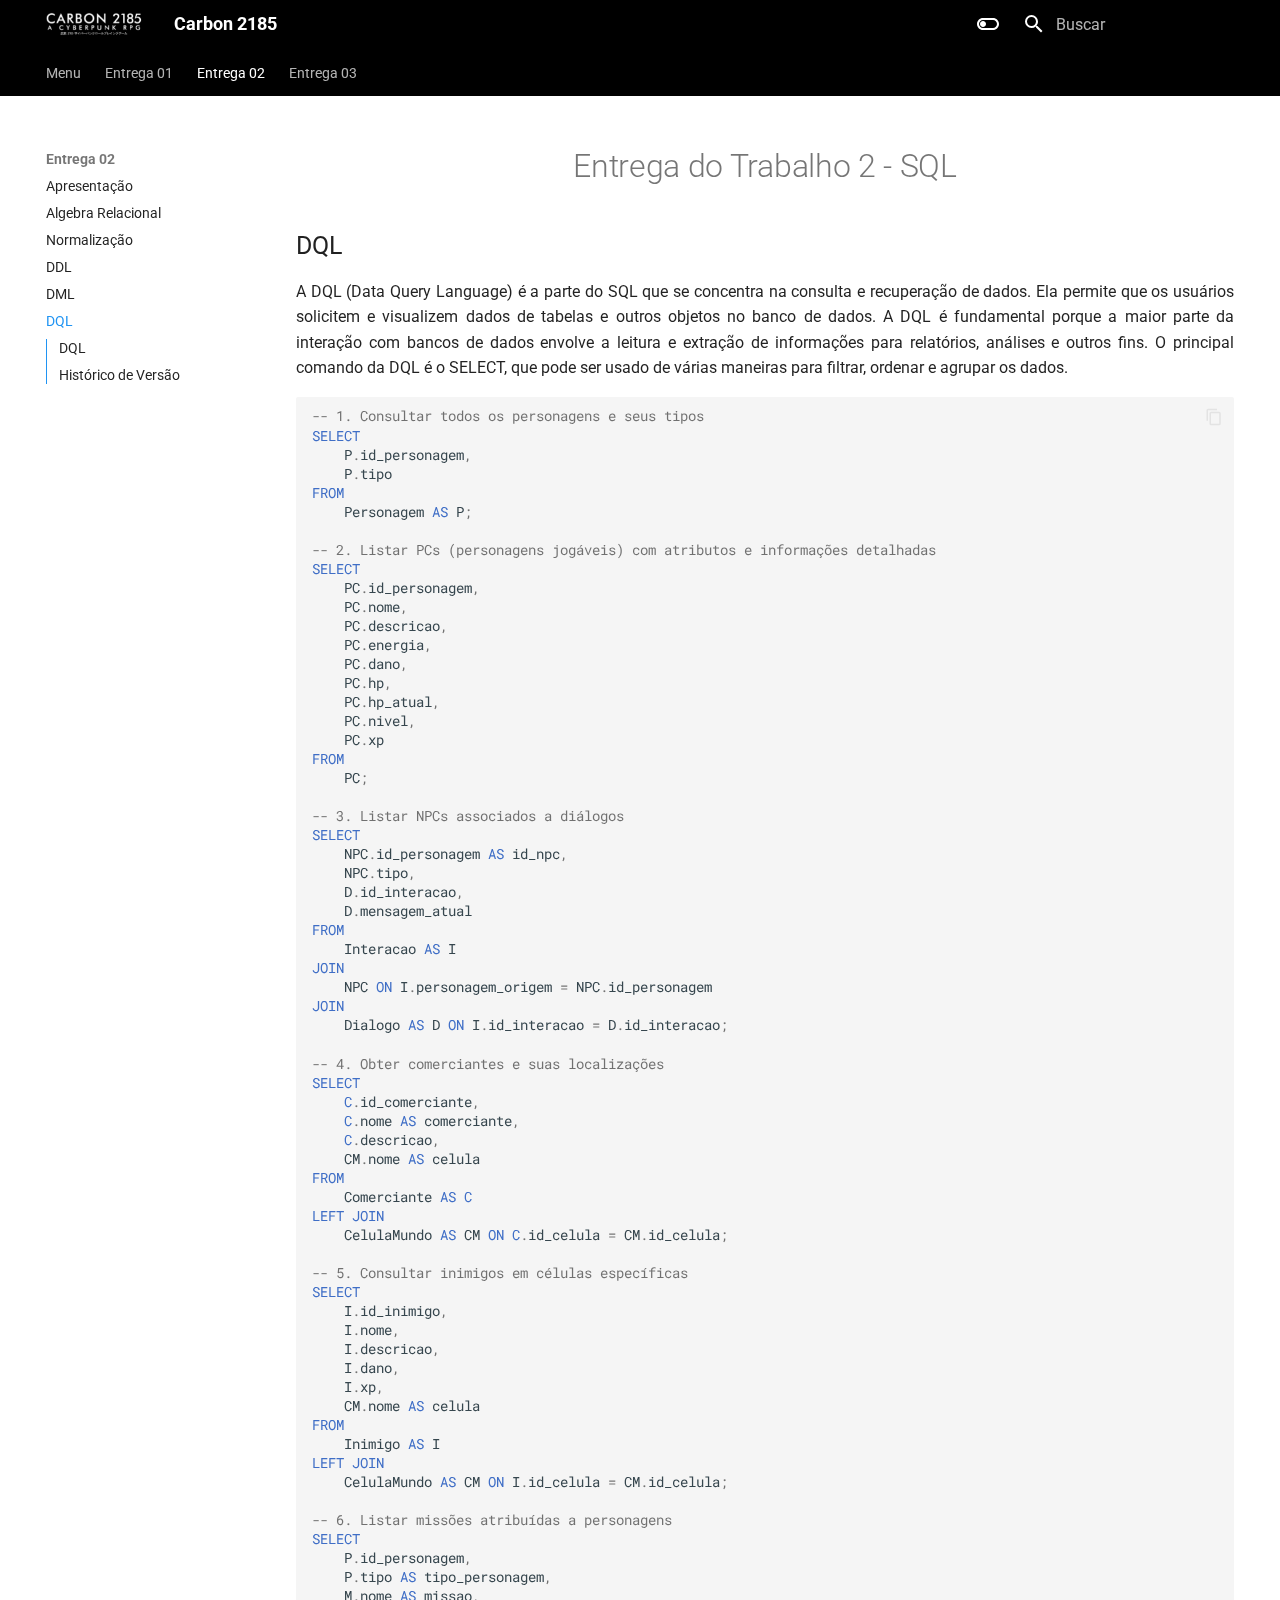
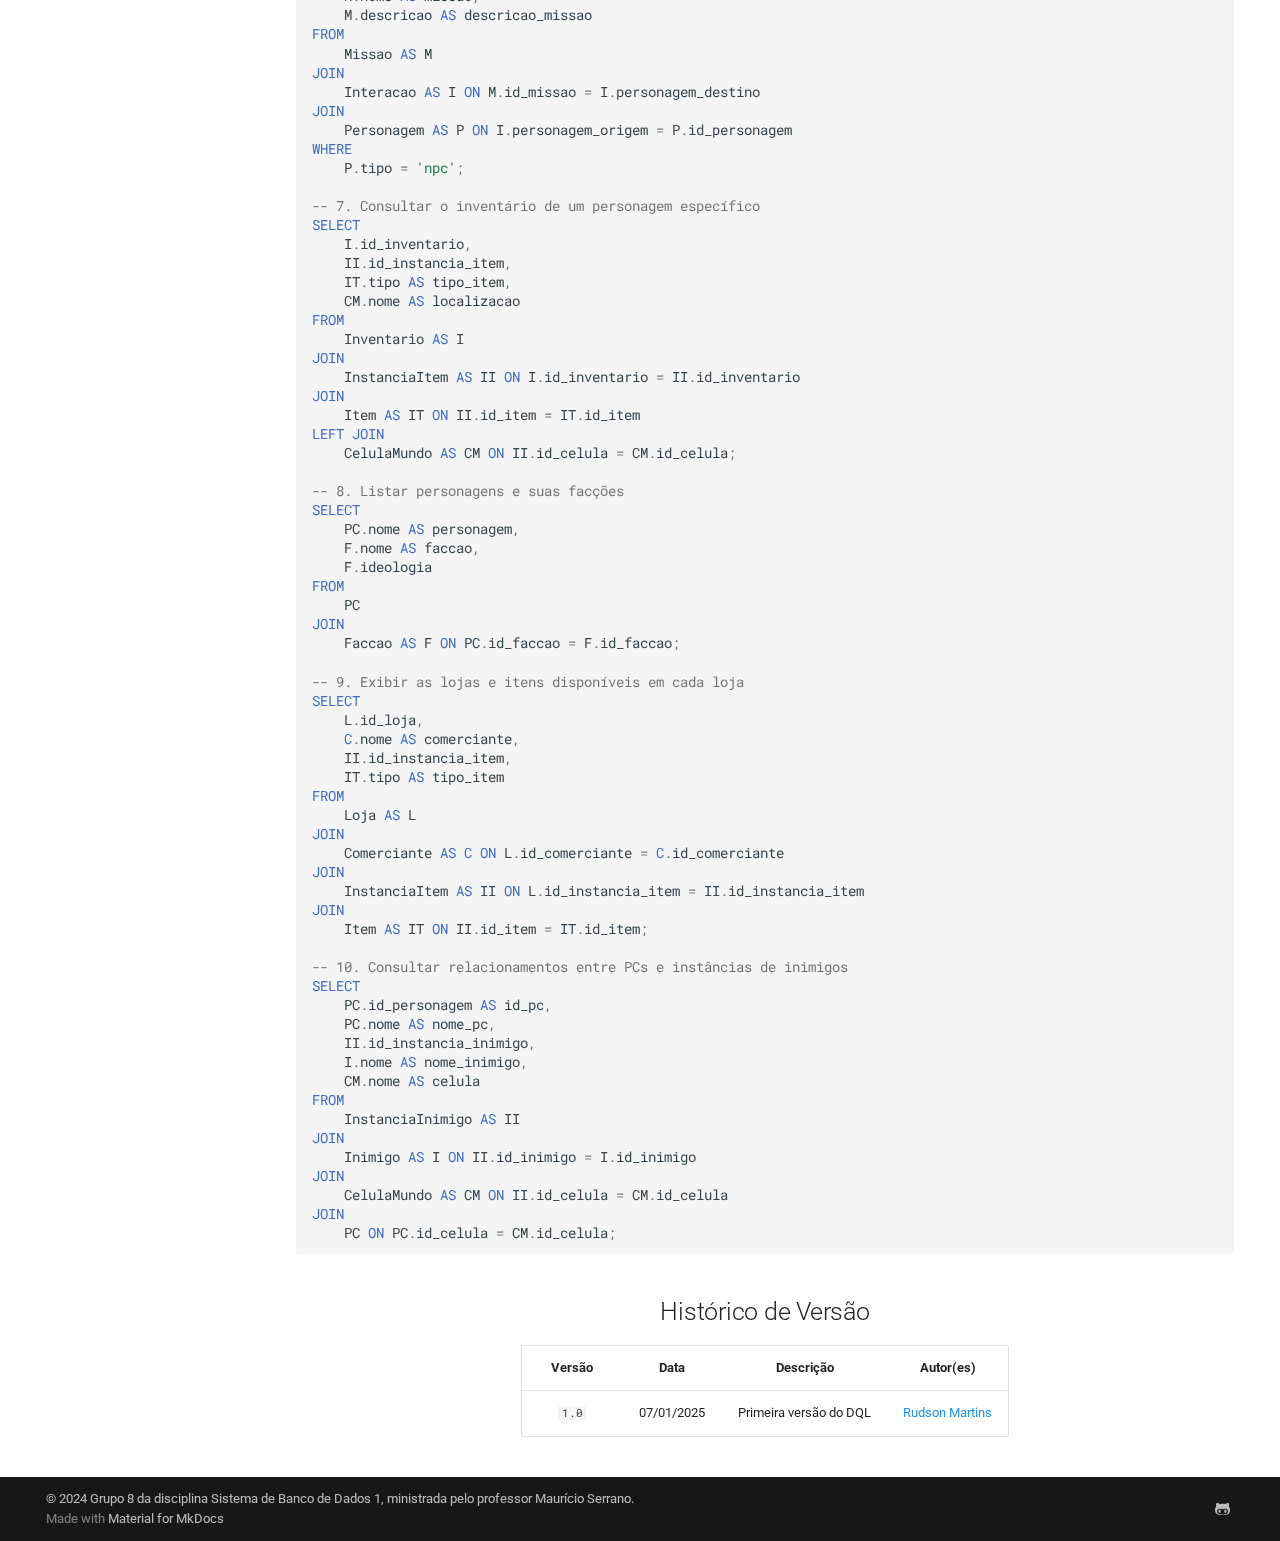
<file: entrega-2/DQL/index.html>
<!doctype html>
<html lang="pt" class="no-js">
  <head>
    
      <meta charset="utf-8">
      <meta name="viewport" content="width=device-width,initial-scale=1">
      
      
      
        <link rel="canonical" href="https://sbd1.github.io/2024.2-Carbon-2185/entrega-2/DQL/">
      
      
        <link rel="prev" href="../DML/">
      
      
        <link rel="next" href="../../entrega-3/Apresenta%C3%A7%C3%A3o/">
      
      
      <link rel="icon" href="../../img/favicon-16x16.png">
      <meta name="generator" content="mkdocs-1.6.1, mkdocs-material-9.6.4">
    
    
      
        <title>DQL - Carbon 2185</title>
      
    
    
      <link rel="stylesheet" href="../../assets/stylesheets/main.8608ea7d.min.css">
      
        
        <link rel="stylesheet" href="../../assets/stylesheets/palette.06af60db.min.css">
      
      


    
    
      
    
    
      
        
        
        <link rel="preconnect" href="https://fonts.gstatic.com" crossorigin>
        <link rel="stylesheet" href="https://fonts.googleapis.com/css?family=Roboto:300,300i,400,400i,700,700i%7CRoboto+Mono:400,400i,700,700i&display=fallback">
        <style>:root{--md-text-font:"Roboto";--md-code-font:"Roboto Mono"}</style>
      
    
    
      <link rel="stylesheet" href="../../css/extra.css">
    
    <script>__md_scope=new URL("../..",location),__md_hash=e=>[...e].reduce(((e,_)=>(e<<5)-e+_.charCodeAt(0)),0),__md_get=(e,_=localStorage,t=__md_scope)=>JSON.parse(_.getItem(t.pathname+"."+e)),__md_set=(e,_,t=localStorage,a=__md_scope)=>{try{t.setItem(a.pathname+"."+e,JSON.stringify(_))}catch(e){}}</script>
    
      

    
    
      
        <meta  property="og:type"  content="website" >
      
        <meta  property="og:title"  content="DQL - Carbon 2185" >
      
        <meta  property="og:description"  content="None" >
      
        <meta  property="og:image"  content="https://sbd1.github.io/2024.2-Carbon-2185/assets/images/social/entrega-2/DQL.png" >
      
        <meta  property="og:image:type"  content="image/png" >
      
        <meta  property="og:image:width"  content="1200" >
      
        <meta  property="og:image:height"  content="630" >
      
        <meta  property="og:url"  content="https://sbd1.github.io/2024.2-Carbon-2185/entrega-2/DQL/" >
      
        <meta  name="twitter:card"  content="summary_large_image" >
      
        <meta  name="twitter:title"  content="DQL - Carbon 2185" >
      
        <meta  name="twitter:description"  content="None" >
      
        <meta  name="twitter:image"  content="https://sbd1.github.io/2024.2-Carbon-2185/assets/images/social/entrega-2/DQL.png" >
      
    
    
  </head>
  
  
    
    
      
    
    
    
    
    <body dir="ltr" data-md-color-scheme="default" data-md-color-primary="blue" data-md-color-accent="white">
  
    
    <input class="md-toggle" data-md-toggle="drawer" type="checkbox" id="__drawer" autocomplete="off">
    <input class="md-toggle" data-md-toggle="search" type="checkbox" id="__search" autocomplete="off">
    <label class="md-overlay" for="__drawer"></label>
    <div data-md-component="skip">
      
        
        <a href="#entrega-do-trabalho-2-sql" class="md-skip">
          Ir para o conteúdo
        </a>
      
    </div>
    <div data-md-component="announce">
      
    </div>
    
    
      

<header class="md-header" data-md-component="header">
  <nav class="md-header__inner md-grid" aria-label="Cabeçalho">
    <a href="../.." title="Carbon 2185" class="md-header__button md-logo" aria-label="Carbon 2185" data-md-component="logo">
      
  <img src="../../img/carbonlogowhite.png" alt="logo">

    </a>
    <label class="md-header__button md-icon" for="__drawer">
      
      <svg xmlns="http://www.w3.org/2000/svg" viewBox="0 0 24 24"><path d="M3 6h18v2H3zm0 5h18v2H3zm0 5h18v2H3z"/></svg>
    </label>
    <div class="md-header__title" data-md-component="header-title">
      <div class="md-header__ellipsis">
        <div class="md-header__topic">
          <span class="md-ellipsis">
            Carbon 2185
          </span>
        </div>
        <div class="md-header__topic" data-md-component="header-topic">
          <span class="md-ellipsis">
            
              DQL
            
          </span>
        </div>
      </div>
    </div>
    
      
        <form class="md-header__option" data-md-component="palette">
  
    
    
    
    <input class="md-option" data-md-color-media="" data-md-color-scheme="default" data-md-color-primary="blue" data-md-color-accent="white"  aria-label="Switch to dark mode"  type="radio" name="__palette" id="__palette_0">
    
      <label class="md-header__button md-icon" title="Switch to dark mode" for="__palette_1" hidden>
        <svg xmlns="http://www.w3.org/2000/svg" viewBox="0 0 24 24"><path d="M17 6H7c-3.31 0-6 2.69-6 6s2.69 6 6 6h10c3.31 0 6-2.69 6-6s-2.69-6-6-6m0 10H7c-2.21 0-4-1.79-4-4s1.79-4 4-4h10c2.21 0 4 1.79 4 4s-1.79 4-4 4M7 9c-1.66 0-3 1.34-3 3s1.34 3 3 3 3-1.34 3-3-1.34-3-3-3"/></svg>
      </label>
    
  
    
    
    
    <input class="md-option" data-md-color-media="" data-md-color-scheme="slate" data-md-color-primary="blue" data-md-color-accent="white"  aria-label="Switch to light mode"  type="radio" name="__palette" id="__palette_1">
    
      <label class="md-header__button md-icon" title="Switch to light mode" for="__palette_0" hidden>
        <svg xmlns="http://www.w3.org/2000/svg" viewBox="0 0 24 24"><path d="M17 7H7a5 5 0 0 0-5 5 5 5 0 0 0 5 5h10a5 5 0 0 0 5-5 5 5 0 0 0-5-5m0 8a3 3 0 0 1-3-3 3 3 0 0 1 3-3 3 3 0 0 1 3 3 3 3 0 0 1-3 3"/></svg>
      </label>
    
  
</form>
      
    
    
      <script>var palette=__md_get("__palette");if(palette&&palette.color){if("(prefers-color-scheme)"===palette.color.media){var media=matchMedia("(prefers-color-scheme: light)"),input=document.querySelector(media.matches?"[data-md-color-media='(prefers-color-scheme: light)']":"[data-md-color-media='(prefers-color-scheme: dark)']");palette.color.media=input.getAttribute("data-md-color-media"),palette.color.scheme=input.getAttribute("data-md-color-scheme"),palette.color.primary=input.getAttribute("data-md-color-primary"),palette.color.accent=input.getAttribute("data-md-color-accent")}for(var[key,value]of Object.entries(palette.color))document.body.setAttribute("data-md-color-"+key,value)}</script>
    
    
    
      <label class="md-header__button md-icon" for="__search">
        
        <svg xmlns="http://www.w3.org/2000/svg" viewBox="0 0 24 24"><path d="M9.5 3A6.5 6.5 0 0 1 16 9.5c0 1.61-.59 3.09-1.56 4.23l.27.27h.79l5 5-1.5 1.5-5-5v-.79l-.27-.27A6.52 6.52 0 0 1 9.5 16 6.5 6.5 0 0 1 3 9.5 6.5 6.5 0 0 1 9.5 3m0 2C7 5 5 7 5 9.5S7 14 9.5 14 14 12 14 9.5 12 5 9.5 5"/></svg>
      </label>
      <div class="md-search" data-md-component="search" role="dialog">
  <label class="md-search__overlay" for="__search"></label>
  <div class="md-search__inner" role="search">
    <form class="md-search__form" name="search">
      <input type="text" class="md-search__input" name="query" aria-label="Buscar" placeholder="Buscar" autocapitalize="off" autocorrect="off" autocomplete="off" spellcheck="false" data-md-component="search-query" required>
      <label class="md-search__icon md-icon" for="__search">
        
        <svg xmlns="http://www.w3.org/2000/svg" viewBox="0 0 24 24"><path d="M9.5 3A6.5 6.5 0 0 1 16 9.5c0 1.61-.59 3.09-1.56 4.23l.27.27h.79l5 5-1.5 1.5-5-5v-.79l-.27-.27A6.52 6.52 0 0 1 9.5 16 6.5 6.5 0 0 1 3 9.5 6.5 6.5 0 0 1 9.5 3m0 2C7 5 5 7 5 9.5S7 14 9.5 14 14 12 14 9.5 12 5 9.5 5"/></svg>
        
        <svg xmlns="http://www.w3.org/2000/svg" viewBox="0 0 24 24"><path d="M20 11v2H8l5.5 5.5-1.42 1.42L4.16 12l7.92-7.92L13.5 5.5 8 11z"/></svg>
      </label>
      <nav class="md-search__options" aria-label="Pesquisar">
        
        <button type="reset" class="md-search__icon md-icon" title="Limpar" aria-label="Limpar" tabindex="-1">
          
          <svg xmlns="http://www.w3.org/2000/svg" viewBox="0 0 24 24"><path d="M19 6.41 17.59 5 12 10.59 6.41 5 5 6.41 10.59 12 5 17.59 6.41 19 12 13.41 17.59 19 19 17.59 13.41 12z"/></svg>
        </button>
      </nav>
      
        <div class="md-search__suggest" data-md-component="search-suggest"></div>
      
    </form>
    <div class="md-search__output">
      <div class="md-search__scrollwrap" tabindex="0" data-md-scrollfix>
        <div class="md-search-result" data-md-component="search-result">
          <div class="md-search-result__meta">
            Inicializando a pesquisa
          </div>
          <ol class="md-search-result__list" role="presentation"></ol>
        </div>
      </div>
    </div>
  </div>
</div>
    
    
  </nav>
  
</header>
    
    <div class="md-container" data-md-component="container">
      
      
        
          
            
<nav class="md-tabs" aria-label="Abas" data-md-component="tabs">
  <div class="md-grid">
    <ul class="md-tabs__list">
      
        
  
  
  
    <li class="md-tabs__item">
      <a href="../.." class="md-tabs__link">
        
  
    
  
  Menu

      </a>
    </li>
  

      
        
  
  
  
    
    
      <li class="md-tabs__item">
        <a href="../../entrega-1/Apresenta%C3%A7%C3%A3o/" class="md-tabs__link">
          
  
  Entrega 01

        </a>
      </li>
    
  

      
        
  
  
    
  
  
    
    
      <li class="md-tabs__item md-tabs__item--active">
        <a href="../Apresenta%C3%A7%C3%A3o/" class="md-tabs__link">
          
  
  Entrega 02

        </a>
      </li>
    
  

      
        
  
  
  
    
    
      <li class="md-tabs__item">
        <a href="../../entrega-3/Apresenta%C3%A7%C3%A3o/" class="md-tabs__link">
          
  
  Entrega 03

        </a>
      </li>
    
  

      
    </ul>
  </div>
</nav>
          
        
      
      <main class="md-main" data-md-component="main">
        <div class="md-main__inner md-grid">
          
            
              
              <div class="md-sidebar md-sidebar--primary" data-md-component="sidebar" data-md-type="navigation" >
                <div class="md-sidebar__scrollwrap">
                  <div class="md-sidebar__inner">
                    


  


  

<nav class="md-nav md-nav--primary md-nav--lifted md-nav--integrated" aria-label="Navegação" data-md-level="0">
  <label class="md-nav__title" for="__drawer">
    <a href="../.." title="Carbon 2185" class="md-nav__button md-logo" aria-label="Carbon 2185" data-md-component="logo">
      
  <img src="../../img/carbonlogowhite.png" alt="logo">

    </a>
    Carbon 2185
  </label>
  
  <ul class="md-nav__list" data-md-scrollfix>
    
      
      
  
  
  
  
    <li class="md-nav__item">
      <a href="../.." class="md-nav__link">
        
  
  <span class="md-ellipsis">
    Menu
    
  </span>
  

      </a>
    </li>
  

    
      
      
  
  
  
  
    
    
    
      
      
        
      
    
    
    <li class="md-nav__item md-nav__item--nested">
      
        
        
        <input class="md-nav__toggle md-toggle " type="checkbox" id="__nav_2" >
        
          
          <label class="md-nav__link" for="__nav_2" id="__nav_2_label" tabindex="0">
            
  
  <span class="md-ellipsis">
    Entrega 01
    
  </span>
  

            <span class="md-nav__icon md-icon"></span>
          </label>
        
        <nav class="md-nav" data-md-level="1" aria-labelledby="__nav_2_label" aria-expanded="false">
          <label class="md-nav__title" for="__nav_2">
            <span class="md-nav__icon md-icon"></span>
            Entrega 01
          </label>
          <ul class="md-nav__list" data-md-scrollfix>
            
              
                
  
  
  
  
    <li class="md-nav__item">
      <a href="../../entrega-1/Apresenta%C3%A7%C3%A3o/" class="md-nav__link">
        
  
  <span class="md-ellipsis">
    Apresentação
    
  </span>
  

      </a>
    </li>
  

              
            
              
                
  
  
  
  
    <li class="md-nav__item">
      <a href="../../entrega-1/MER/" class="md-nav__link">
        
  
  <span class="md-ellipsis">
    Modelo Entidade Relacionamento
    
  </span>
  

      </a>
    </li>
  

              
            
              
                
  
  
  
  
    <li class="md-nav__item">
      <a href="../../entrega-1/DER/" class="md-nav__link">
        
  
  <span class="md-ellipsis">
    Diagrama Entidade Relacionamento
    
  </span>
  

      </a>
    </li>
  

              
            
              
                
  
  
  
  
    <li class="md-nav__item">
      <a href="../../entrega-1/ModeloRelacional/" class="md-nav__link">
        
  
  <span class="md-ellipsis">
    Modelo Relacional
    
  </span>
  

      </a>
    </li>
  

              
            
              
                
  
  
  
  
    <li class="md-nav__item">
      <a href="../../entrega-1/DD/" class="md-nav__link">
        
  
  <span class="md-ellipsis">
    Dicionário de Dados
    
  </span>
  

      </a>
    </li>
  

              
            
          </ul>
        </nav>
      
    </li>
  

    
      
      
  
  
    
  
  
  
    
    
    
      
        
        
      
      
        
      
    
    
    <li class="md-nav__item md-nav__item--active md-nav__item--section md-nav__item--nested">
      
        
        
        <input class="md-nav__toggle md-toggle " type="checkbox" id="__nav_3" checked>
        
          
          <label class="md-nav__link" for="__nav_3" id="__nav_3_label" tabindex="">
            
  
  <span class="md-ellipsis">
    Entrega 02
    
  </span>
  

            <span class="md-nav__icon md-icon"></span>
          </label>
        
        <nav class="md-nav" data-md-level="1" aria-labelledby="__nav_3_label" aria-expanded="true">
          <label class="md-nav__title" for="__nav_3">
            <span class="md-nav__icon md-icon"></span>
            Entrega 02
          </label>
          <ul class="md-nav__list" data-md-scrollfix>
            
              
                
  
  
  
  
    <li class="md-nav__item">
      <a href="../Apresenta%C3%A7%C3%A3o/" class="md-nav__link">
        
  
  <span class="md-ellipsis">
    Apresentação
    
  </span>
  

      </a>
    </li>
  

              
            
              
                
  
  
  
  
    <li class="md-nav__item">
      <a href="../AlgebraRelacional/" class="md-nav__link">
        
  
  <span class="md-ellipsis">
    Algebra Relacional
    
  </span>
  

      </a>
    </li>
  

              
            
              
                
  
  
  
  
    <li class="md-nav__item">
      <a href="../Normaliza%C3%A7%C3%A3o/" class="md-nav__link">
        
  
  <span class="md-ellipsis">
    Normalização
    
  </span>
  

      </a>
    </li>
  

              
            
              
                
  
  
  
  
    <li class="md-nav__item">
      <a href="../DDL/" class="md-nav__link">
        
  
  <span class="md-ellipsis">
    DDL
    
  </span>
  

      </a>
    </li>
  

              
            
              
                
  
  
  
  
    <li class="md-nav__item">
      <a href="../DML/" class="md-nav__link">
        
  
  <span class="md-ellipsis">
    DML
    
  </span>
  

      </a>
    </li>
  

              
            
              
                
  
  
    
  
  
  
    <li class="md-nav__item md-nav__item--active">
      
      <input class="md-nav__toggle md-toggle" type="checkbox" id="__toc">
      
      
        
      
      
        <label class="md-nav__link md-nav__link--active" for="__toc">
          
  
  <span class="md-ellipsis">
    DQL
    
  </span>
  

          <span class="md-nav__icon md-icon"></span>
        </label>
      
      <a href="./" class="md-nav__link md-nav__link--active">
        
  
  <span class="md-ellipsis">
    DQL
    
  </span>
  

      </a>
      
        

<nav class="md-nav md-nav--secondary" aria-label="Índice">
  
  
  
    
  
  
    <label class="md-nav__title" for="__toc">
      <span class="md-nav__icon md-icon"></span>
      Índice
    </label>
    <ul class="md-nav__list" data-md-component="toc" data-md-scrollfix>
      
        <li class="md-nav__item">
  <a href="#dql" class="md-nav__link">
    <span class="md-ellipsis">
      DQL
    </span>
  </a>
  
</li>
      
        <li class="md-nav__item">
  <a href="#historico-de-versao" class="md-nav__link">
    <span class="md-ellipsis">
      Histórico de Versão
    </span>
  </a>
  
</li>
      
    </ul>
  
</nav>
      
    </li>
  

              
            
          </ul>
        </nav>
      
    </li>
  

    
      
      
  
  
  
  
    
    
    
      
      
        
      
    
    
    <li class="md-nav__item md-nav__item--nested">
      
        
        
        <input class="md-nav__toggle md-toggle " type="checkbox" id="__nav_4" >
        
          
          <label class="md-nav__link" for="__nav_4" id="__nav_4_label" tabindex="0">
            
  
  <span class="md-ellipsis">
    Entrega 03
    
  </span>
  

            <span class="md-nav__icon md-icon"></span>
          </label>
        
        <nav class="md-nav" data-md-level="1" aria-labelledby="__nav_4_label" aria-expanded="false">
          <label class="md-nav__title" for="__nav_4">
            <span class="md-nav__icon md-icon"></span>
            Entrega 03
          </label>
          <ul class="md-nav__list" data-md-scrollfix>
            
              
                
  
  
  
  
    <li class="md-nav__item">
      <a href="../../entrega-3/Apresenta%C3%A7%C3%A3o/" class="md-nav__link">
        
  
  <span class="md-ellipsis">
    Apresentação
    
  </span>
  

      </a>
    </li>
  

              
            
              
                
  
  
  
  
    <li class="md-nav__item">
      <a href="../../entrega-3/Apresenta%C3%A7%C3%A3o2/" class="md-nav__link">
        
  
  <span class="md-ellipsis">
    Apresentação com melhorias
    
  </span>
  

      </a>
    </li>
  

              
            
          </ul>
        </nav>
      
    </li>
  

    
  </ul>
</nav>
                  </div>
                </div>
              </div>
            
            
          
          
            <div class="md-content" data-md-component="content">
              <article class="md-content__inner md-typeset">
                
                  



<h1 id="entrega-do-trabalho-2-sql"><center>Entrega do Trabalho 2 - SQL</center></h1>
<h2 id="dql"><strong>DQL</strong></h2>
<p>A DQL (Data Query Language) é a parte do SQL que se concentra na consulta e recuperação de dados. Ela permite que os usuários solicitem e visualizem dados de tabelas e outros objetos no banco de dados. A DQL é fundamental porque a maior parte da interação com bancos de dados envolve a leitura e extração de informações para relatórios, análises e outros fins. O principal comando da DQL é o SELECT, que pode ser usado de várias maneiras para filtrar, ordenar e agrupar os dados.</p>
<p><div class="highlight"><pre><span></span><code><a id="__codelineno-0-1" name="__codelineno-0-1" href="#__codelineno-0-1"></a><span class="c1">-- 1. Consultar todos os personagens e seus tipos</span>
<a id="__codelineno-0-2" name="__codelineno-0-2" href="#__codelineno-0-2"></a><span class="k">SELECT</span><span class="w"> </span>
<a id="__codelineno-0-3" name="__codelineno-0-3" href="#__codelineno-0-3"></a><span class="w">    </span><span class="n">P</span><span class="p">.</span><span class="n">id_personagem</span><span class="p">,</span><span class="w"> </span>
<a id="__codelineno-0-4" name="__codelineno-0-4" href="#__codelineno-0-4"></a><span class="w">    </span><span class="n">P</span><span class="p">.</span><span class="n">tipo</span><span class="w"> </span>
<a id="__codelineno-0-5" name="__codelineno-0-5" href="#__codelineno-0-5"></a><span class="k">FROM</span><span class="w"> </span>
<a id="__codelineno-0-6" name="__codelineno-0-6" href="#__codelineno-0-6"></a><span class="w">    </span><span class="n">Personagem</span><span class="w"> </span><span class="k">AS</span><span class="w"> </span><span class="n">P</span><span class="p">;</span>
<a id="__codelineno-0-7" name="__codelineno-0-7" href="#__codelineno-0-7"></a>
<a id="__codelineno-0-8" name="__codelineno-0-8" href="#__codelineno-0-8"></a><span class="c1">-- 2. Listar PCs (personagens jogáveis) com atributos e informações detalhadas</span>
<a id="__codelineno-0-9" name="__codelineno-0-9" href="#__codelineno-0-9"></a><span class="k">SELECT</span><span class="w"> </span>
<a id="__codelineno-0-10" name="__codelineno-0-10" href="#__codelineno-0-10"></a><span class="w">    </span><span class="n">PC</span><span class="p">.</span><span class="n">id_personagem</span><span class="p">,</span>
<a id="__codelineno-0-11" name="__codelineno-0-11" href="#__codelineno-0-11"></a><span class="w">    </span><span class="n">PC</span><span class="p">.</span><span class="n">nome</span><span class="p">,</span><span class="w"> </span>
<a id="__codelineno-0-12" name="__codelineno-0-12" href="#__codelineno-0-12"></a><span class="w">    </span><span class="n">PC</span><span class="p">.</span><span class="n">descricao</span><span class="p">,</span><span class="w"> </span>
<a id="__codelineno-0-13" name="__codelineno-0-13" href="#__codelineno-0-13"></a><span class="w">    </span><span class="n">PC</span><span class="p">.</span><span class="n">energia</span><span class="p">,</span><span class="w"> </span>
<a id="__codelineno-0-14" name="__codelineno-0-14" href="#__codelineno-0-14"></a><span class="w">    </span><span class="n">PC</span><span class="p">.</span><span class="n">dano</span><span class="p">,</span><span class="w"> </span>
<a id="__codelineno-0-15" name="__codelineno-0-15" href="#__codelineno-0-15"></a><span class="w">    </span><span class="n">PC</span><span class="p">.</span><span class="n">hp</span><span class="p">,</span><span class="w"> </span>
<a id="__codelineno-0-16" name="__codelineno-0-16" href="#__codelineno-0-16"></a><span class="w">    </span><span class="n">PC</span><span class="p">.</span><span class="n">hp_atual</span><span class="p">,</span><span class="w"> </span>
<a id="__codelineno-0-17" name="__codelineno-0-17" href="#__codelineno-0-17"></a><span class="w">    </span><span class="n">PC</span><span class="p">.</span><span class="n">nivel</span><span class="p">,</span><span class="w"> </span>
<a id="__codelineno-0-18" name="__codelineno-0-18" href="#__codelineno-0-18"></a><span class="w">    </span><span class="n">PC</span><span class="p">.</span><span class="n">xp</span><span class="w"> </span>
<a id="__codelineno-0-19" name="__codelineno-0-19" href="#__codelineno-0-19"></a><span class="k">FROM</span><span class="w"> </span>
<a id="__codelineno-0-20" name="__codelineno-0-20" href="#__codelineno-0-20"></a><span class="w">    </span><span class="n">PC</span><span class="p">;</span>
<a id="__codelineno-0-21" name="__codelineno-0-21" href="#__codelineno-0-21"></a>
<a id="__codelineno-0-22" name="__codelineno-0-22" href="#__codelineno-0-22"></a><span class="c1">-- 3. Listar NPCs associados a diálogos</span>
<a id="__codelineno-0-23" name="__codelineno-0-23" href="#__codelineno-0-23"></a><span class="k">SELECT</span><span class="w"> </span>
<a id="__codelineno-0-24" name="__codelineno-0-24" href="#__codelineno-0-24"></a><span class="w">    </span><span class="n">NPC</span><span class="p">.</span><span class="n">id_personagem</span><span class="w"> </span><span class="k">AS</span><span class="w"> </span><span class="n">id_npc</span><span class="p">,</span><span class="w"> </span>
<a id="__codelineno-0-25" name="__codelineno-0-25" href="#__codelineno-0-25"></a><span class="w">    </span><span class="n">NPC</span><span class="p">.</span><span class="n">tipo</span><span class="p">,</span><span class="w"> </span>
<a id="__codelineno-0-26" name="__codelineno-0-26" href="#__codelineno-0-26"></a><span class="w">    </span><span class="n">D</span><span class="p">.</span><span class="n">id_interacao</span><span class="p">,</span><span class="w"> </span>
<a id="__codelineno-0-27" name="__codelineno-0-27" href="#__codelineno-0-27"></a><span class="w">    </span><span class="n">D</span><span class="p">.</span><span class="n">mensagem_atual</span><span class="w"> </span>
<a id="__codelineno-0-28" name="__codelineno-0-28" href="#__codelineno-0-28"></a><span class="k">FROM</span><span class="w"> </span>
<a id="__codelineno-0-29" name="__codelineno-0-29" href="#__codelineno-0-29"></a><span class="w">    </span><span class="n">Interacao</span><span class="w"> </span><span class="k">AS</span><span class="w"> </span><span class="n">I</span>
<a id="__codelineno-0-30" name="__codelineno-0-30" href="#__codelineno-0-30"></a><span class="k">JOIN</span><span class="w"> </span>
<a id="__codelineno-0-31" name="__codelineno-0-31" href="#__codelineno-0-31"></a><span class="w">    </span><span class="n">NPC</span><span class="w"> </span><span class="k">ON</span><span class="w"> </span><span class="n">I</span><span class="p">.</span><span class="n">personagem_origem</span><span class="w"> </span><span class="o">=</span><span class="w"> </span><span class="n">NPC</span><span class="p">.</span><span class="n">id_personagem</span>
<a id="__codelineno-0-32" name="__codelineno-0-32" href="#__codelineno-0-32"></a><span class="k">JOIN</span><span class="w"> </span>
<a id="__codelineno-0-33" name="__codelineno-0-33" href="#__codelineno-0-33"></a><span class="w">    </span><span class="n">Dialogo</span><span class="w"> </span><span class="k">AS</span><span class="w"> </span><span class="n">D</span><span class="w"> </span><span class="k">ON</span><span class="w"> </span><span class="n">I</span><span class="p">.</span><span class="n">id_interacao</span><span class="w"> </span><span class="o">=</span><span class="w"> </span><span class="n">D</span><span class="p">.</span><span class="n">id_interacao</span><span class="p">;</span>
<a id="__codelineno-0-34" name="__codelineno-0-34" href="#__codelineno-0-34"></a>
<a id="__codelineno-0-35" name="__codelineno-0-35" href="#__codelineno-0-35"></a><span class="c1">-- 4. Obter comerciantes e suas localizações</span>
<a id="__codelineno-0-36" name="__codelineno-0-36" href="#__codelineno-0-36"></a><span class="k">SELECT</span><span class="w"> </span>
<a id="__codelineno-0-37" name="__codelineno-0-37" href="#__codelineno-0-37"></a><span class="w">    </span><span class="k">C</span><span class="p">.</span><span class="n">id_comerciante</span><span class="p">,</span><span class="w"> </span>
<a id="__codelineno-0-38" name="__codelineno-0-38" href="#__codelineno-0-38"></a><span class="w">    </span><span class="k">C</span><span class="p">.</span><span class="n">nome</span><span class="w"> </span><span class="k">AS</span><span class="w"> </span><span class="n">comerciante</span><span class="p">,</span><span class="w"> </span>
<a id="__codelineno-0-39" name="__codelineno-0-39" href="#__codelineno-0-39"></a><span class="w">    </span><span class="k">C</span><span class="p">.</span><span class="n">descricao</span><span class="p">,</span><span class="w"> </span>
<a id="__codelineno-0-40" name="__codelineno-0-40" href="#__codelineno-0-40"></a><span class="w">    </span><span class="n">CM</span><span class="p">.</span><span class="n">nome</span><span class="w"> </span><span class="k">AS</span><span class="w"> </span><span class="n">celula</span><span class="w"> </span>
<a id="__codelineno-0-41" name="__codelineno-0-41" href="#__codelineno-0-41"></a><span class="k">FROM</span><span class="w"> </span>
<a id="__codelineno-0-42" name="__codelineno-0-42" href="#__codelineno-0-42"></a><span class="w">    </span><span class="n">Comerciante</span><span class="w"> </span><span class="k">AS</span><span class="w"> </span><span class="k">C</span>
<a id="__codelineno-0-43" name="__codelineno-0-43" href="#__codelineno-0-43"></a><span class="k">LEFT</span><span class="w"> </span><span class="k">JOIN</span><span class="w"> </span>
<a id="__codelineno-0-44" name="__codelineno-0-44" href="#__codelineno-0-44"></a><span class="w">    </span><span class="n">CelulaMundo</span><span class="w"> </span><span class="k">AS</span><span class="w"> </span><span class="n">CM</span><span class="w"> </span><span class="k">ON</span><span class="w"> </span><span class="k">C</span><span class="p">.</span><span class="n">id_celula</span><span class="w"> </span><span class="o">=</span><span class="w"> </span><span class="n">CM</span><span class="p">.</span><span class="n">id_celula</span><span class="p">;</span>
<a id="__codelineno-0-45" name="__codelineno-0-45" href="#__codelineno-0-45"></a>
<a id="__codelineno-0-46" name="__codelineno-0-46" href="#__codelineno-0-46"></a><span class="c1">-- 5. Consultar inimigos em células específicas</span>
<a id="__codelineno-0-47" name="__codelineno-0-47" href="#__codelineno-0-47"></a><span class="k">SELECT</span><span class="w"> </span>
<a id="__codelineno-0-48" name="__codelineno-0-48" href="#__codelineno-0-48"></a><span class="w">    </span><span class="n">I</span><span class="p">.</span><span class="n">id_inimigo</span><span class="p">,</span><span class="w"> </span>
<a id="__codelineno-0-49" name="__codelineno-0-49" href="#__codelineno-0-49"></a><span class="w">    </span><span class="n">I</span><span class="p">.</span><span class="n">nome</span><span class="p">,</span><span class="w"> </span>
<a id="__codelineno-0-50" name="__codelineno-0-50" href="#__codelineno-0-50"></a><span class="w">    </span><span class="n">I</span><span class="p">.</span><span class="n">descricao</span><span class="p">,</span><span class="w"> </span>
<a id="__codelineno-0-51" name="__codelineno-0-51" href="#__codelineno-0-51"></a><span class="w">    </span><span class="n">I</span><span class="p">.</span><span class="n">dano</span><span class="p">,</span><span class="w"> </span>
<a id="__codelineno-0-52" name="__codelineno-0-52" href="#__codelineno-0-52"></a><span class="w">    </span><span class="n">I</span><span class="p">.</span><span class="n">xp</span><span class="p">,</span><span class="w"> </span>
<a id="__codelineno-0-53" name="__codelineno-0-53" href="#__codelineno-0-53"></a><span class="w">    </span><span class="n">CM</span><span class="p">.</span><span class="n">nome</span><span class="w"> </span><span class="k">AS</span><span class="w"> </span><span class="n">celula</span><span class="w"> </span>
<a id="__codelineno-0-54" name="__codelineno-0-54" href="#__codelineno-0-54"></a><span class="k">FROM</span><span class="w"> </span>
<a id="__codelineno-0-55" name="__codelineno-0-55" href="#__codelineno-0-55"></a><span class="w">    </span><span class="n">Inimigo</span><span class="w"> </span><span class="k">AS</span><span class="w"> </span><span class="n">I</span>
<a id="__codelineno-0-56" name="__codelineno-0-56" href="#__codelineno-0-56"></a><span class="k">LEFT</span><span class="w"> </span><span class="k">JOIN</span><span class="w"> </span>
<a id="__codelineno-0-57" name="__codelineno-0-57" href="#__codelineno-0-57"></a><span class="w">    </span><span class="n">CelulaMundo</span><span class="w"> </span><span class="k">AS</span><span class="w"> </span><span class="n">CM</span><span class="w"> </span><span class="k">ON</span><span class="w"> </span><span class="n">I</span><span class="p">.</span><span class="n">id_celula</span><span class="w"> </span><span class="o">=</span><span class="w"> </span><span class="n">CM</span><span class="p">.</span><span class="n">id_celula</span><span class="p">;</span>
<a id="__codelineno-0-58" name="__codelineno-0-58" href="#__codelineno-0-58"></a>
<a id="__codelineno-0-59" name="__codelineno-0-59" href="#__codelineno-0-59"></a><span class="c1">-- 6. Listar missões atribuídas a personagens</span>
<a id="__codelineno-0-60" name="__codelineno-0-60" href="#__codelineno-0-60"></a><span class="k">SELECT</span><span class="w"> </span>
<a id="__codelineno-0-61" name="__codelineno-0-61" href="#__codelineno-0-61"></a><span class="w">    </span><span class="n">P</span><span class="p">.</span><span class="n">id_personagem</span><span class="p">,</span><span class="w"> </span>
<a id="__codelineno-0-62" name="__codelineno-0-62" href="#__codelineno-0-62"></a><span class="w">    </span><span class="n">P</span><span class="p">.</span><span class="n">tipo</span><span class="w"> </span><span class="k">AS</span><span class="w"> </span><span class="n">tipo_personagem</span><span class="p">,</span><span class="w"> </span>
<a id="__codelineno-0-63" name="__codelineno-0-63" href="#__codelineno-0-63"></a><span class="w">    </span><span class="n">M</span><span class="p">.</span><span class="n">nome</span><span class="w"> </span><span class="k">AS</span><span class="w"> </span><span class="n">missao</span><span class="p">,</span><span class="w"> </span>
<a id="__codelineno-0-64" name="__codelineno-0-64" href="#__codelineno-0-64"></a><span class="w">    </span><span class="n">M</span><span class="p">.</span><span class="n">descricao</span><span class="w"> </span><span class="k">AS</span><span class="w"> </span><span class="n">descricao_missao</span><span class="w"> </span>
<a id="__codelineno-0-65" name="__codelineno-0-65" href="#__codelineno-0-65"></a><span class="k">FROM</span><span class="w"> </span>
<a id="__codelineno-0-66" name="__codelineno-0-66" href="#__codelineno-0-66"></a><span class="w">    </span><span class="n">Missao</span><span class="w"> </span><span class="k">AS</span><span class="w"> </span><span class="n">M</span>
<a id="__codelineno-0-67" name="__codelineno-0-67" href="#__codelineno-0-67"></a><span class="k">JOIN</span><span class="w"> </span>
<a id="__codelineno-0-68" name="__codelineno-0-68" href="#__codelineno-0-68"></a><span class="w">    </span><span class="n">Interacao</span><span class="w"> </span><span class="k">AS</span><span class="w"> </span><span class="n">I</span><span class="w"> </span><span class="k">ON</span><span class="w"> </span><span class="n">M</span><span class="p">.</span><span class="n">id_missao</span><span class="w"> </span><span class="o">=</span><span class="w"> </span><span class="n">I</span><span class="p">.</span><span class="n">personagem_destino</span><span class="w"> </span>
<a id="__codelineno-0-69" name="__codelineno-0-69" href="#__codelineno-0-69"></a><span class="k">JOIN</span><span class="w"> </span>
<a id="__codelineno-0-70" name="__codelineno-0-70" href="#__codelineno-0-70"></a><span class="w">    </span><span class="n">Personagem</span><span class="w"> </span><span class="k">AS</span><span class="w"> </span><span class="n">P</span><span class="w"> </span><span class="k">ON</span><span class="w"> </span><span class="n">I</span><span class="p">.</span><span class="n">personagem_origem</span><span class="w"> </span><span class="o">=</span><span class="w"> </span><span class="n">P</span><span class="p">.</span><span class="n">id_personagem</span><span class="w"> </span>
<a id="__codelineno-0-71" name="__codelineno-0-71" href="#__codelineno-0-71"></a><span class="k">WHERE</span><span class="w"> </span>
<a id="__codelineno-0-72" name="__codelineno-0-72" href="#__codelineno-0-72"></a><span class="w">    </span><span class="n">P</span><span class="p">.</span><span class="n">tipo</span><span class="w"> </span><span class="o">=</span><span class="w"> </span><span class="s1">&#39;npc&#39;</span><span class="p">;</span><span class="w"> </span>
<a id="__codelineno-0-73" name="__codelineno-0-73" href="#__codelineno-0-73"></a>
<a id="__codelineno-0-74" name="__codelineno-0-74" href="#__codelineno-0-74"></a><span class="c1">-- 7. Consultar o inventário de um personagem específico</span>
<a id="__codelineno-0-75" name="__codelineno-0-75" href="#__codelineno-0-75"></a><span class="k">SELECT</span><span class="w"> </span>
<a id="__codelineno-0-76" name="__codelineno-0-76" href="#__codelineno-0-76"></a><span class="w">    </span><span class="n">I</span><span class="p">.</span><span class="n">id_inventario</span><span class="p">,</span><span class="w"> </span>
<a id="__codelineno-0-77" name="__codelineno-0-77" href="#__codelineno-0-77"></a><span class="w">    </span><span class="n">II</span><span class="p">.</span><span class="n">id_instancia_item</span><span class="p">,</span><span class="w"> </span>
<a id="__codelineno-0-78" name="__codelineno-0-78" href="#__codelineno-0-78"></a><span class="w">    </span><span class="n">IT</span><span class="p">.</span><span class="n">tipo</span><span class="w"> </span><span class="k">AS</span><span class="w"> </span><span class="n">tipo_item</span><span class="p">,</span><span class="w"> </span>
<a id="__codelineno-0-79" name="__codelineno-0-79" href="#__codelineno-0-79"></a><span class="w">    </span><span class="n">CM</span><span class="p">.</span><span class="n">nome</span><span class="w"> </span><span class="k">AS</span><span class="w"> </span><span class="n">localizacao</span><span class="w"> </span>
<a id="__codelineno-0-80" name="__codelineno-0-80" href="#__codelineno-0-80"></a><span class="k">FROM</span><span class="w"> </span>
<a id="__codelineno-0-81" name="__codelineno-0-81" href="#__codelineno-0-81"></a><span class="w">    </span><span class="n">Inventario</span><span class="w"> </span><span class="k">AS</span><span class="w"> </span><span class="n">I</span>
<a id="__codelineno-0-82" name="__codelineno-0-82" href="#__codelineno-0-82"></a><span class="k">JOIN</span><span class="w"> </span>
<a id="__codelineno-0-83" name="__codelineno-0-83" href="#__codelineno-0-83"></a><span class="w">    </span><span class="n">InstanciaItem</span><span class="w"> </span><span class="k">AS</span><span class="w"> </span><span class="n">II</span><span class="w"> </span><span class="k">ON</span><span class="w"> </span><span class="n">I</span><span class="p">.</span><span class="n">id_inventario</span><span class="w"> </span><span class="o">=</span><span class="w"> </span><span class="n">II</span><span class="p">.</span><span class="n">id_inventario</span>
<a id="__codelineno-0-84" name="__codelineno-0-84" href="#__codelineno-0-84"></a><span class="k">JOIN</span><span class="w"> </span>
<a id="__codelineno-0-85" name="__codelineno-0-85" href="#__codelineno-0-85"></a><span class="w">    </span><span class="n">Item</span><span class="w"> </span><span class="k">AS</span><span class="w"> </span><span class="n">IT</span><span class="w"> </span><span class="k">ON</span><span class="w"> </span><span class="n">II</span><span class="p">.</span><span class="n">id_item</span><span class="w"> </span><span class="o">=</span><span class="w"> </span><span class="n">IT</span><span class="p">.</span><span class="n">id_item</span>
<a id="__codelineno-0-86" name="__codelineno-0-86" href="#__codelineno-0-86"></a><span class="k">LEFT</span><span class="w"> </span><span class="k">JOIN</span><span class="w"> </span>
<a id="__codelineno-0-87" name="__codelineno-0-87" href="#__codelineno-0-87"></a><span class="w">    </span><span class="n">CelulaMundo</span><span class="w"> </span><span class="k">AS</span><span class="w"> </span><span class="n">CM</span><span class="w"> </span><span class="k">ON</span><span class="w"> </span><span class="n">II</span><span class="p">.</span><span class="n">id_celula</span><span class="w"> </span><span class="o">=</span><span class="w"> </span><span class="n">CM</span><span class="p">.</span><span class="n">id_celula</span><span class="p">;</span>
<a id="__codelineno-0-88" name="__codelineno-0-88" href="#__codelineno-0-88"></a>
<a id="__codelineno-0-89" name="__codelineno-0-89" href="#__codelineno-0-89"></a><span class="c1">-- 8. Listar personagens e suas facções</span>
<a id="__codelineno-0-90" name="__codelineno-0-90" href="#__codelineno-0-90"></a><span class="k">SELECT</span><span class="w"> </span>
<a id="__codelineno-0-91" name="__codelineno-0-91" href="#__codelineno-0-91"></a><span class="w">    </span><span class="n">PC</span><span class="p">.</span><span class="n">nome</span><span class="w"> </span><span class="k">AS</span><span class="w"> </span><span class="n">personagem</span><span class="p">,</span><span class="w"> </span>
<a id="__codelineno-0-92" name="__codelineno-0-92" href="#__codelineno-0-92"></a><span class="w">    </span><span class="n">F</span><span class="p">.</span><span class="n">nome</span><span class="w"> </span><span class="k">AS</span><span class="w"> </span><span class="n">faccao</span><span class="p">,</span><span class="w"> </span>
<a id="__codelineno-0-93" name="__codelineno-0-93" href="#__codelineno-0-93"></a><span class="w">    </span><span class="n">F</span><span class="p">.</span><span class="n">ideologia</span><span class="w"> </span>
<a id="__codelineno-0-94" name="__codelineno-0-94" href="#__codelineno-0-94"></a><span class="k">FROM</span><span class="w"> </span>
<a id="__codelineno-0-95" name="__codelineno-0-95" href="#__codelineno-0-95"></a><span class="w">    </span><span class="n">PC</span>
<a id="__codelineno-0-96" name="__codelineno-0-96" href="#__codelineno-0-96"></a><span class="k">JOIN</span><span class="w"> </span>
<a id="__codelineno-0-97" name="__codelineno-0-97" href="#__codelineno-0-97"></a><span class="w">    </span><span class="n">Faccao</span><span class="w"> </span><span class="k">AS</span><span class="w"> </span><span class="n">F</span><span class="w"> </span><span class="k">ON</span><span class="w"> </span><span class="n">PC</span><span class="p">.</span><span class="n">id_faccao</span><span class="w"> </span><span class="o">=</span><span class="w"> </span><span class="n">F</span><span class="p">.</span><span class="n">id_faccao</span><span class="p">;</span>
<a id="__codelineno-0-98" name="__codelineno-0-98" href="#__codelineno-0-98"></a>
<a id="__codelineno-0-99" name="__codelineno-0-99" href="#__codelineno-0-99"></a><span class="c1">-- 9. Exibir as lojas e itens disponíveis em cada loja</span>
<a id="__codelineno-0-100" name="__codelineno-0-100" href="#__codelineno-0-100"></a><span class="k">SELECT</span><span class="w"> </span>
<a id="__codelineno-0-101" name="__codelineno-0-101" href="#__codelineno-0-101"></a><span class="w">    </span><span class="n">L</span><span class="p">.</span><span class="n">id_loja</span><span class="p">,</span><span class="w"> </span>
<a id="__codelineno-0-102" name="__codelineno-0-102" href="#__codelineno-0-102"></a><span class="w">    </span><span class="k">C</span><span class="p">.</span><span class="n">nome</span><span class="w"> </span><span class="k">AS</span><span class="w"> </span><span class="n">comerciante</span><span class="p">,</span><span class="w"> </span>
<a id="__codelineno-0-103" name="__codelineno-0-103" href="#__codelineno-0-103"></a><span class="w">    </span><span class="n">II</span><span class="p">.</span><span class="n">id_instancia_item</span><span class="p">,</span><span class="w"> </span>
<a id="__codelineno-0-104" name="__codelineno-0-104" href="#__codelineno-0-104"></a><span class="w">    </span><span class="n">IT</span><span class="p">.</span><span class="n">tipo</span><span class="w"> </span><span class="k">AS</span><span class="w"> </span><span class="n">tipo_item</span><span class="w"> </span>
<a id="__codelineno-0-105" name="__codelineno-0-105" href="#__codelineno-0-105"></a><span class="k">FROM</span><span class="w"> </span>
<a id="__codelineno-0-106" name="__codelineno-0-106" href="#__codelineno-0-106"></a><span class="w">    </span><span class="n">Loja</span><span class="w"> </span><span class="k">AS</span><span class="w"> </span><span class="n">L</span>
<a id="__codelineno-0-107" name="__codelineno-0-107" href="#__codelineno-0-107"></a><span class="k">JOIN</span><span class="w"> </span>
<a id="__codelineno-0-108" name="__codelineno-0-108" href="#__codelineno-0-108"></a><span class="w">    </span><span class="n">Comerciante</span><span class="w"> </span><span class="k">AS</span><span class="w"> </span><span class="k">C</span><span class="w"> </span><span class="k">ON</span><span class="w"> </span><span class="n">L</span><span class="p">.</span><span class="n">id_comerciante</span><span class="w"> </span><span class="o">=</span><span class="w"> </span><span class="k">C</span><span class="p">.</span><span class="n">id_comerciante</span>
<a id="__codelineno-0-109" name="__codelineno-0-109" href="#__codelineno-0-109"></a><span class="k">JOIN</span><span class="w"> </span>
<a id="__codelineno-0-110" name="__codelineno-0-110" href="#__codelineno-0-110"></a><span class="w">    </span><span class="n">InstanciaItem</span><span class="w"> </span><span class="k">AS</span><span class="w"> </span><span class="n">II</span><span class="w"> </span><span class="k">ON</span><span class="w"> </span><span class="n">L</span><span class="p">.</span><span class="n">id_instancia_item</span><span class="w"> </span><span class="o">=</span><span class="w"> </span><span class="n">II</span><span class="p">.</span><span class="n">id_instancia_item</span>
<a id="__codelineno-0-111" name="__codelineno-0-111" href="#__codelineno-0-111"></a><span class="k">JOIN</span><span class="w"> </span>
<a id="__codelineno-0-112" name="__codelineno-0-112" href="#__codelineno-0-112"></a><span class="w">    </span><span class="n">Item</span><span class="w"> </span><span class="k">AS</span><span class="w"> </span><span class="n">IT</span><span class="w"> </span><span class="k">ON</span><span class="w"> </span><span class="n">II</span><span class="p">.</span><span class="n">id_item</span><span class="w"> </span><span class="o">=</span><span class="w"> </span><span class="n">IT</span><span class="p">.</span><span class="n">id_item</span><span class="p">;</span>
<a id="__codelineno-0-113" name="__codelineno-0-113" href="#__codelineno-0-113"></a>
<a id="__codelineno-0-114" name="__codelineno-0-114" href="#__codelineno-0-114"></a><span class="c1">-- 10. Consultar relacionamentos entre PCs e instâncias de inimigos</span>
<a id="__codelineno-0-115" name="__codelineno-0-115" href="#__codelineno-0-115"></a><span class="k">SELECT</span><span class="w"> </span>
<a id="__codelineno-0-116" name="__codelineno-0-116" href="#__codelineno-0-116"></a><span class="w">    </span><span class="n">PC</span><span class="p">.</span><span class="n">id_personagem</span><span class="w"> </span><span class="k">AS</span><span class="w"> </span><span class="n">id_pc</span><span class="p">,</span><span class="w"> </span>
<a id="__codelineno-0-117" name="__codelineno-0-117" href="#__codelineno-0-117"></a><span class="w">    </span><span class="n">PC</span><span class="p">.</span><span class="n">nome</span><span class="w"> </span><span class="k">AS</span><span class="w"> </span><span class="n">nome_pc</span><span class="p">,</span><span class="w"> </span>
<a id="__codelineno-0-118" name="__codelineno-0-118" href="#__codelineno-0-118"></a><span class="w">    </span><span class="n">II</span><span class="p">.</span><span class="n">id_instancia_inimigo</span><span class="p">,</span><span class="w"> </span>
<a id="__codelineno-0-119" name="__codelineno-0-119" href="#__codelineno-0-119"></a><span class="w">    </span><span class="n">I</span><span class="p">.</span><span class="n">nome</span><span class="w"> </span><span class="k">AS</span><span class="w"> </span><span class="n">nome_inimigo</span><span class="p">,</span><span class="w"> </span>
<a id="__codelineno-0-120" name="__codelineno-0-120" href="#__codelineno-0-120"></a><span class="w">    </span><span class="n">CM</span><span class="p">.</span><span class="n">nome</span><span class="w"> </span><span class="k">AS</span><span class="w"> </span><span class="n">celula</span><span class="w"> </span>
<a id="__codelineno-0-121" name="__codelineno-0-121" href="#__codelineno-0-121"></a><span class="k">FROM</span><span class="w"> </span>
<a id="__codelineno-0-122" name="__codelineno-0-122" href="#__codelineno-0-122"></a><span class="w">    </span><span class="n">InstanciaInimigo</span><span class="w"> </span><span class="k">AS</span><span class="w"> </span><span class="n">II</span>
<a id="__codelineno-0-123" name="__codelineno-0-123" href="#__codelineno-0-123"></a><span class="k">JOIN</span><span class="w"> </span>
<a id="__codelineno-0-124" name="__codelineno-0-124" href="#__codelineno-0-124"></a><span class="w">    </span><span class="n">Inimigo</span><span class="w"> </span><span class="k">AS</span><span class="w"> </span><span class="n">I</span><span class="w"> </span><span class="k">ON</span><span class="w"> </span><span class="n">II</span><span class="p">.</span><span class="n">id_inimigo</span><span class="w"> </span><span class="o">=</span><span class="w"> </span><span class="n">I</span><span class="p">.</span><span class="n">id_inimigo</span>
<a id="__codelineno-0-125" name="__codelineno-0-125" href="#__codelineno-0-125"></a><span class="k">JOIN</span><span class="w"> </span>
<a id="__codelineno-0-126" name="__codelineno-0-126" href="#__codelineno-0-126"></a><span class="w">    </span><span class="n">CelulaMundo</span><span class="w"> </span><span class="k">AS</span><span class="w"> </span><span class="n">CM</span><span class="w"> </span><span class="k">ON</span><span class="w"> </span><span class="n">II</span><span class="p">.</span><span class="n">id_celula</span><span class="w"> </span><span class="o">=</span><span class="w"> </span><span class="n">CM</span><span class="p">.</span><span class="n">id_celula</span>
<a id="__codelineno-0-127" name="__codelineno-0-127" href="#__codelineno-0-127"></a><span class="k">JOIN</span><span class="w"> </span>
<a id="__codelineno-0-128" name="__codelineno-0-128" href="#__codelineno-0-128"></a><span class="w">    </span><span class="n">PC</span><span class="w"> </span><span class="k">ON</span><span class="w"> </span><span class="n">PC</span><span class="p">.</span><span class="n">id_celula</span><span class="w"> </span><span class="o">=</span><span class="w"> </span><span class="n">CM</span><span class="p">.</span><span class="n">id_celula</span><span class="p">;</span>
</code></pre></div>
<center></p>
<h2 id="historico-de-versao">Histórico de Versão</h2>
<table>
<thead>
<tr>
<th style="text-align: center;">Versão</th>
<th style="text-align: center;">Data</th>
<th style="text-align: center;">Descrição</th>
<th style="text-align: center;">Autor(es)</th>
</tr>
</thead>
<tbody>
<tr>
<td style="text-align: center;"><code>1.0</code></td>
<td style="text-align: center;">07/01/2025</td>
<td style="text-align: center;">Primeira versão do DQL</td>
<td style="text-align: center;"><a href="https://github.com/RudsonMartin">Rudson Martins </a></td>
</tr>
</tbody>
</table>
<p></center></p>







  
  






                
              </article>
            </div>
          
          
  <script>var tabs=__md_get("__tabs");if(Array.isArray(tabs))e:for(var set of document.querySelectorAll(".tabbed-set")){var labels=set.querySelector(".tabbed-labels");for(var tab of tabs)for(var label of labels.getElementsByTagName("label"))if(label.innerText.trim()===tab){var input=document.getElementById(label.htmlFor);input.checked=!0;continue e}}</script>

<script>var target=document.getElementById(location.hash.slice(1));target&&target.name&&(target.checked=target.name.startsWith("__tabbed_"))</script>
        </div>
        
          <button type="button" class="md-top md-icon" data-md-component="top" hidden>
  
  <svg xmlns="http://www.w3.org/2000/svg" viewBox="0 0 24 24"><path d="M13 20h-2V8l-5.5 5.5-1.42-1.42L12 4.16l7.92 7.92-1.42 1.42L13 8z"/></svg>
  Voltar ao topo
</button>
        
      </main>
      
        <footer class="md-footer">
  
  <div class="md-footer-meta md-typeset">
    <div class="md-footer-meta__inner md-grid">
      <div class="md-copyright">
  
    <div class="md-copyright__highlight">
      &copy; 2024 <a href="https://github.com/SBD1/2024.2-Carbon-2185"  target="_blank" rel="noopener">Grupo 8 da disciplina Sistema de Banco de Dados 1, ministrada pelo professor Maurício Serrano.</a>

    </div>
  
  
    Made with
    <a href="https://squidfunk.github.io/mkdocs-material/" target="_blank" rel="noopener">
      Material for MkDocs
    </a>
  
</div>
      
        <div class="md-social">
  
    
    
    
    
      
      
    
    <a href="https://github.com/SBD1/2024.2-Carbon-2185" target="_blank" rel="noopener" title="github.com" class="md-social__link">
      <svg xmlns="http://www.w3.org/2000/svg" viewBox="0 0 480 512"><!--! Font Awesome Free 6.7.2 by @fontawesome - https://fontawesome.com License - https://fontawesome.com/license/free (Icons: CC BY 4.0, Fonts: SIL OFL 1.1, Code: MIT License) Copyright 2024 Fonticons, Inc.--><path d="M186.1 328.7c0 20.9-10.9 55.1-36.7 55.1s-36.7-34.2-36.7-55.1 10.9-55.1 36.7-55.1 36.7 34.2 36.7 55.1M480 278.2c0 31.9-3.2 65.7-17.5 95-37.9 76.6-142.1 74.8-216.7 74.8-75.8 0-186.2 2.7-225.6-74.8-14.6-29-20.2-63.1-20.2-95 0-41.9 13.9-81.5 41.5-113.6-5.2-15.8-7.7-32.4-7.7-48.8 0-21.5 4.9-32.3 14.6-51.8 45.3 0 74.3 9 108.8 36 29-6.9 58.8-10 88.7-10 27 0 54.2 2.9 80.4 9.2 34-26.7 63-35.2 107.8-35.2 9.8 19.5 14.6 30.3 14.6 51.8 0 16.4-2.6 32.7-7.7 48.2 27.5 32.4 39 72.3 39 114.2m-64.3 50.5c0-43.9-26.7-82.6-73.5-82.6-18.9 0-37 3.4-56 6-14.9 2.3-29.8 3.2-45.1 3.2-15.2 0-30.1-.9-45.1-3.2-18.7-2.6-37-6-56-6-46.8 0-73.5 38.7-73.5 82.6 0 87.8 80.4 101.3 150.4 101.3h48.2c70.3 0 150.6-13.4 150.6-101.3m-82.6-55.1c-25.8 0-36.7 34.2-36.7 55.1s10.9 55.1 36.7 55.1 36.7-34.2 36.7-55.1-10.9-55.1-36.7-55.1"/></svg>
    </a>
  
</div>
      
    </div>
  </div>
</footer>
      
    </div>
    <div class="md-dialog" data-md-component="dialog">
      <div class="md-dialog__inner md-typeset"></div>
    </div>
    
    
    <script id="__config" type="application/json">{"base": "../..", "features": ["navigation.tabs", "navigation.sections", "toc.integrate", "navigation.top", "search.suggest", "search.highlight", "content.tabs.link", "content.code.annotation", "content.code.copy"], "search": "../../assets/javascripts/workers/search.f8cc74c7.min.js", "translations": {"clipboard.copied": "Copiado para \u00e1rea de transfer\u00eancia", "clipboard.copy": "Copiar para \u00e1rea de transfer\u00eancia", "search.result.more.one": "Mais 1 nesta p\u00e1gina", "search.result.more.other": "Mais # nesta p\u00e1gina", "search.result.none": "Nenhum resultado encontrado", "search.result.one": "1 resultado encontrado", "search.result.other": "# resultados encontrados", "search.result.placeholder": "Digite para iniciar a busca", "search.result.term.missing": "Ausente", "select.version": "Selecione a vers\u00e3o"}}</script>
    
    
      <script src="../../assets/javascripts/bundle.f1b6f286.min.js"></script>
      
    
  </body>
</html>
</file>
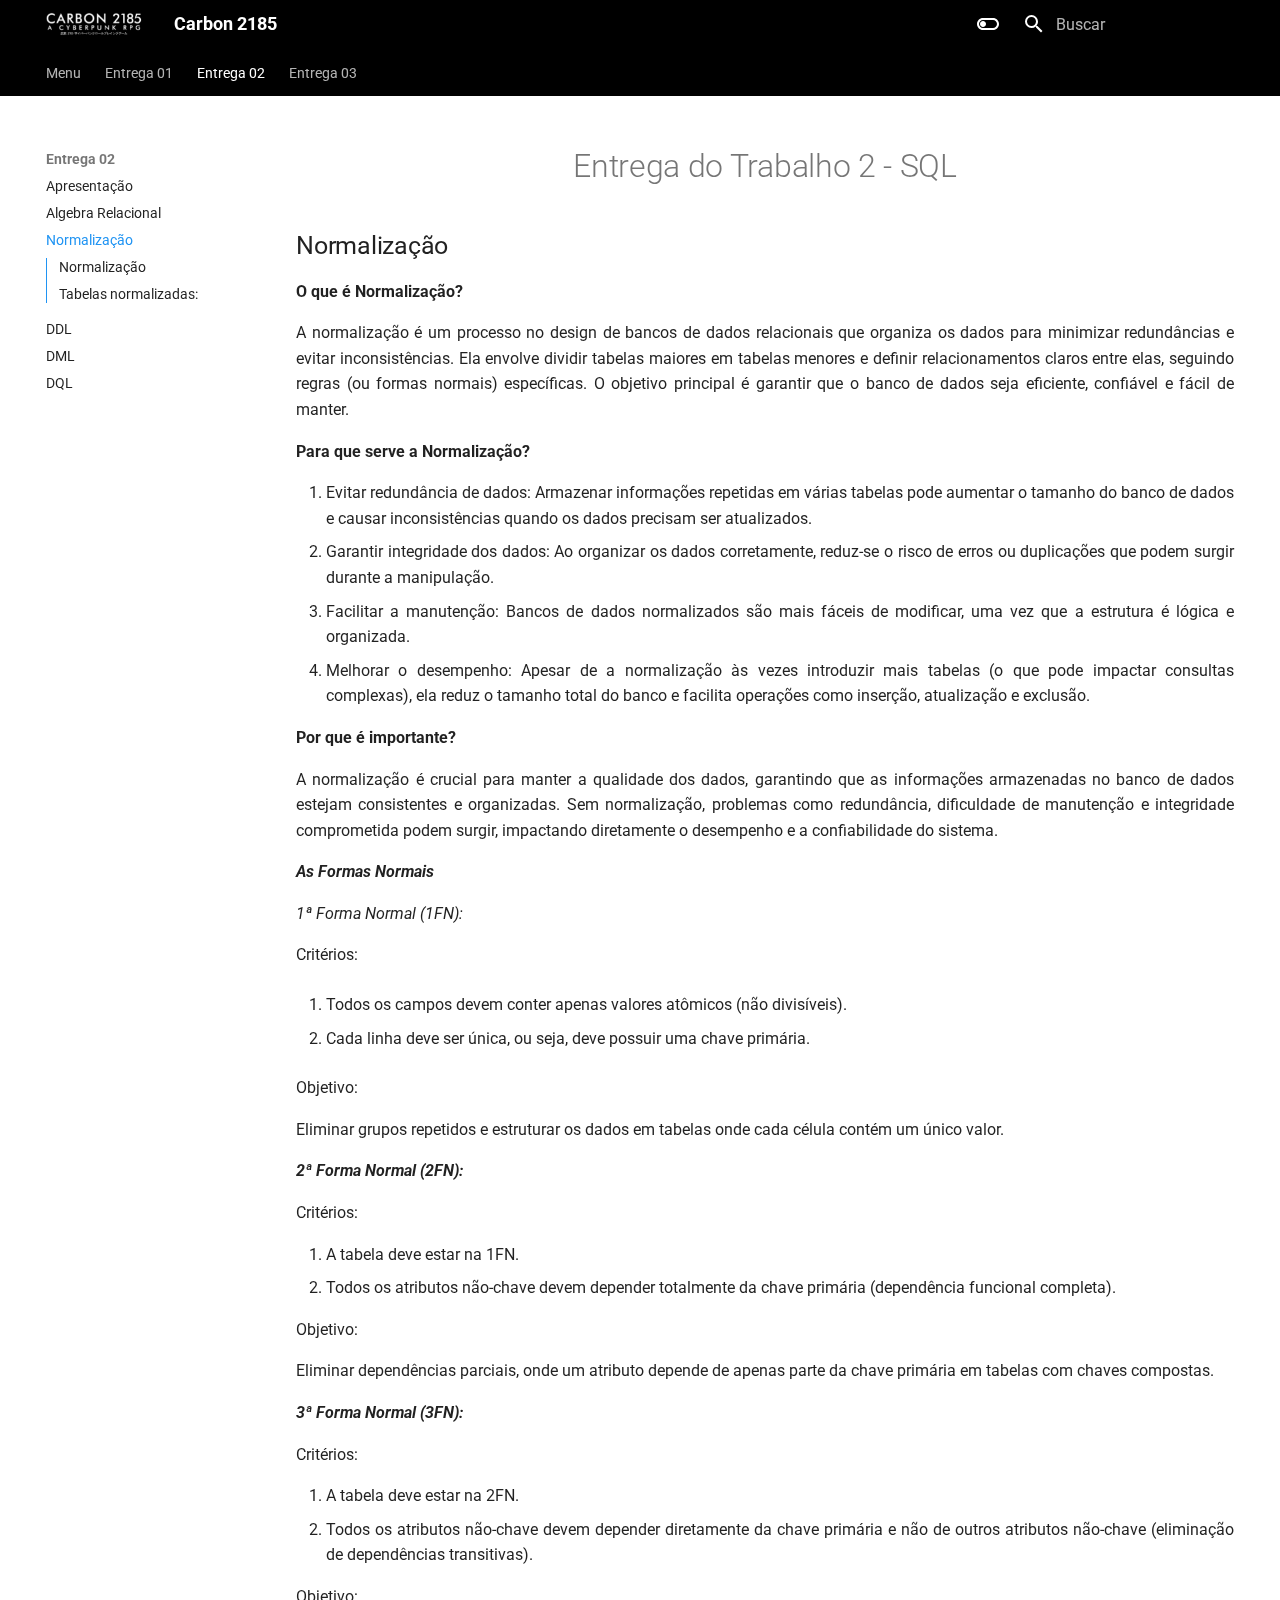
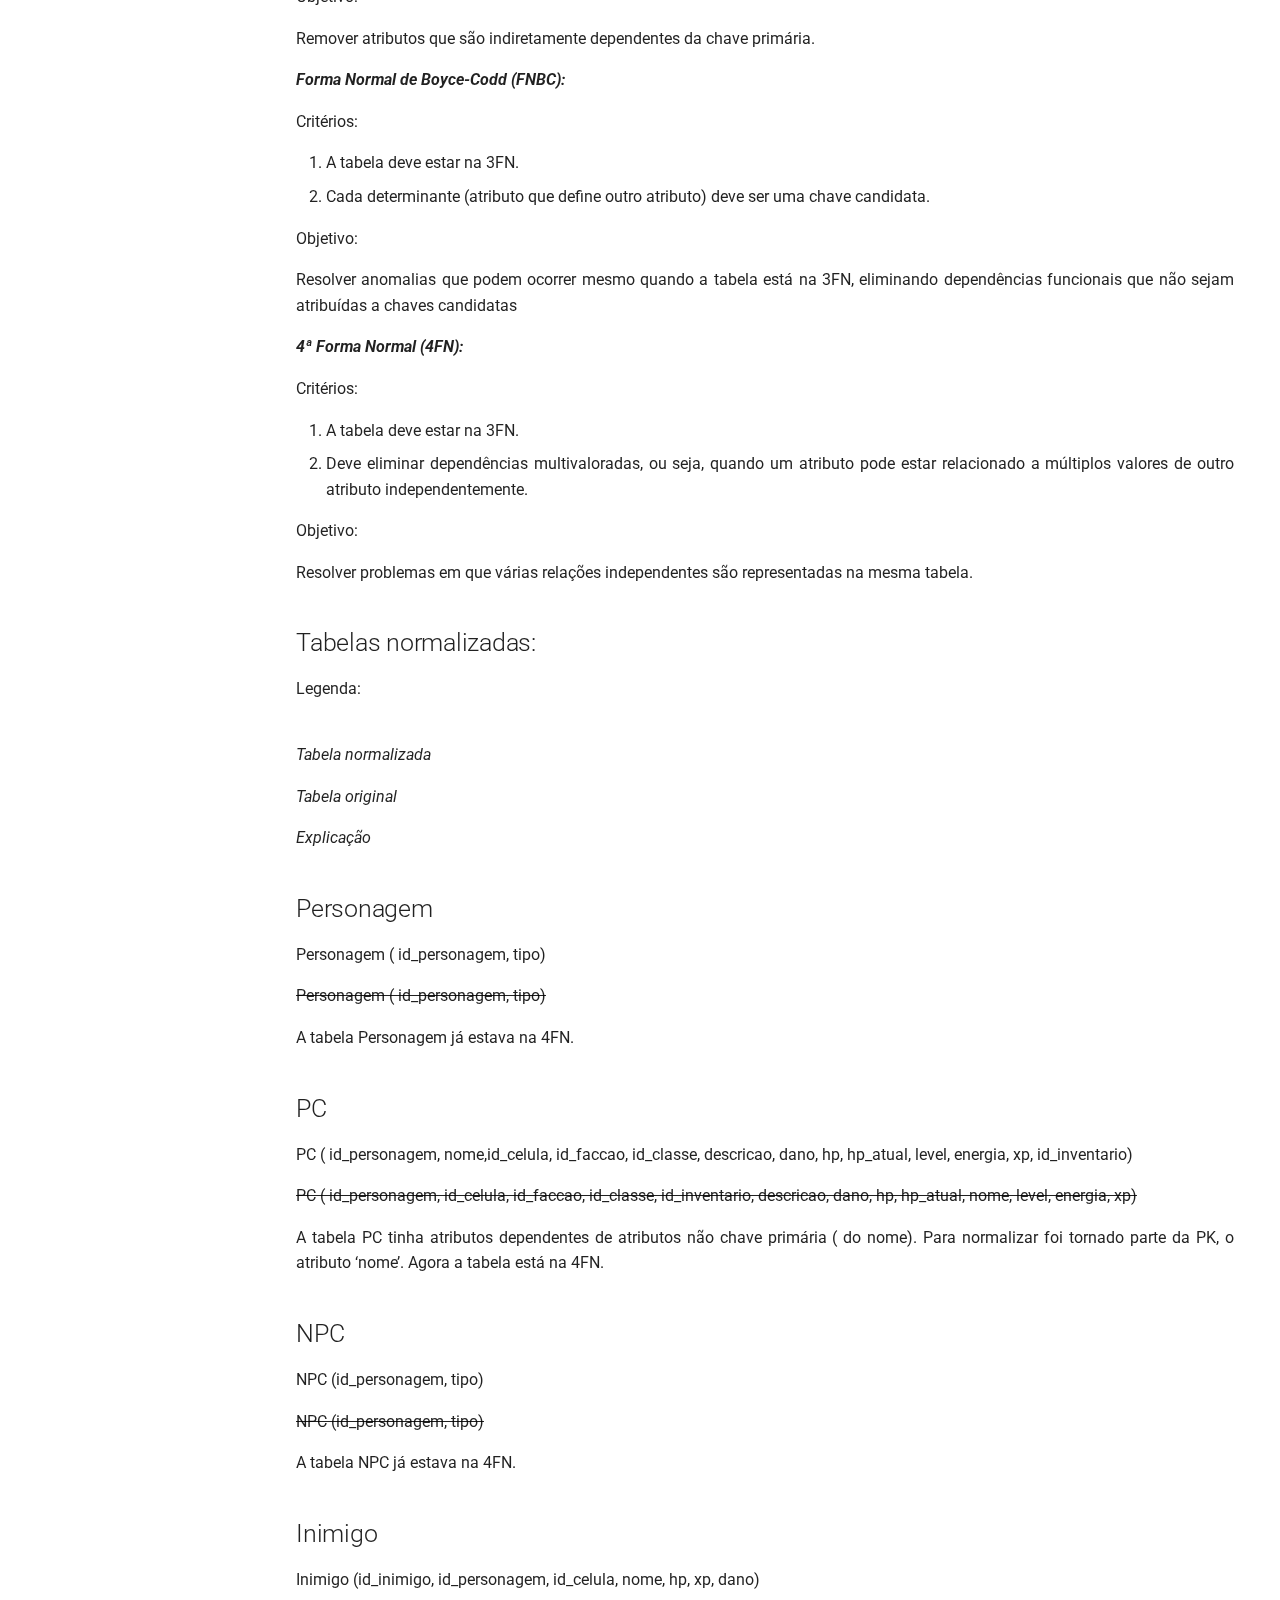
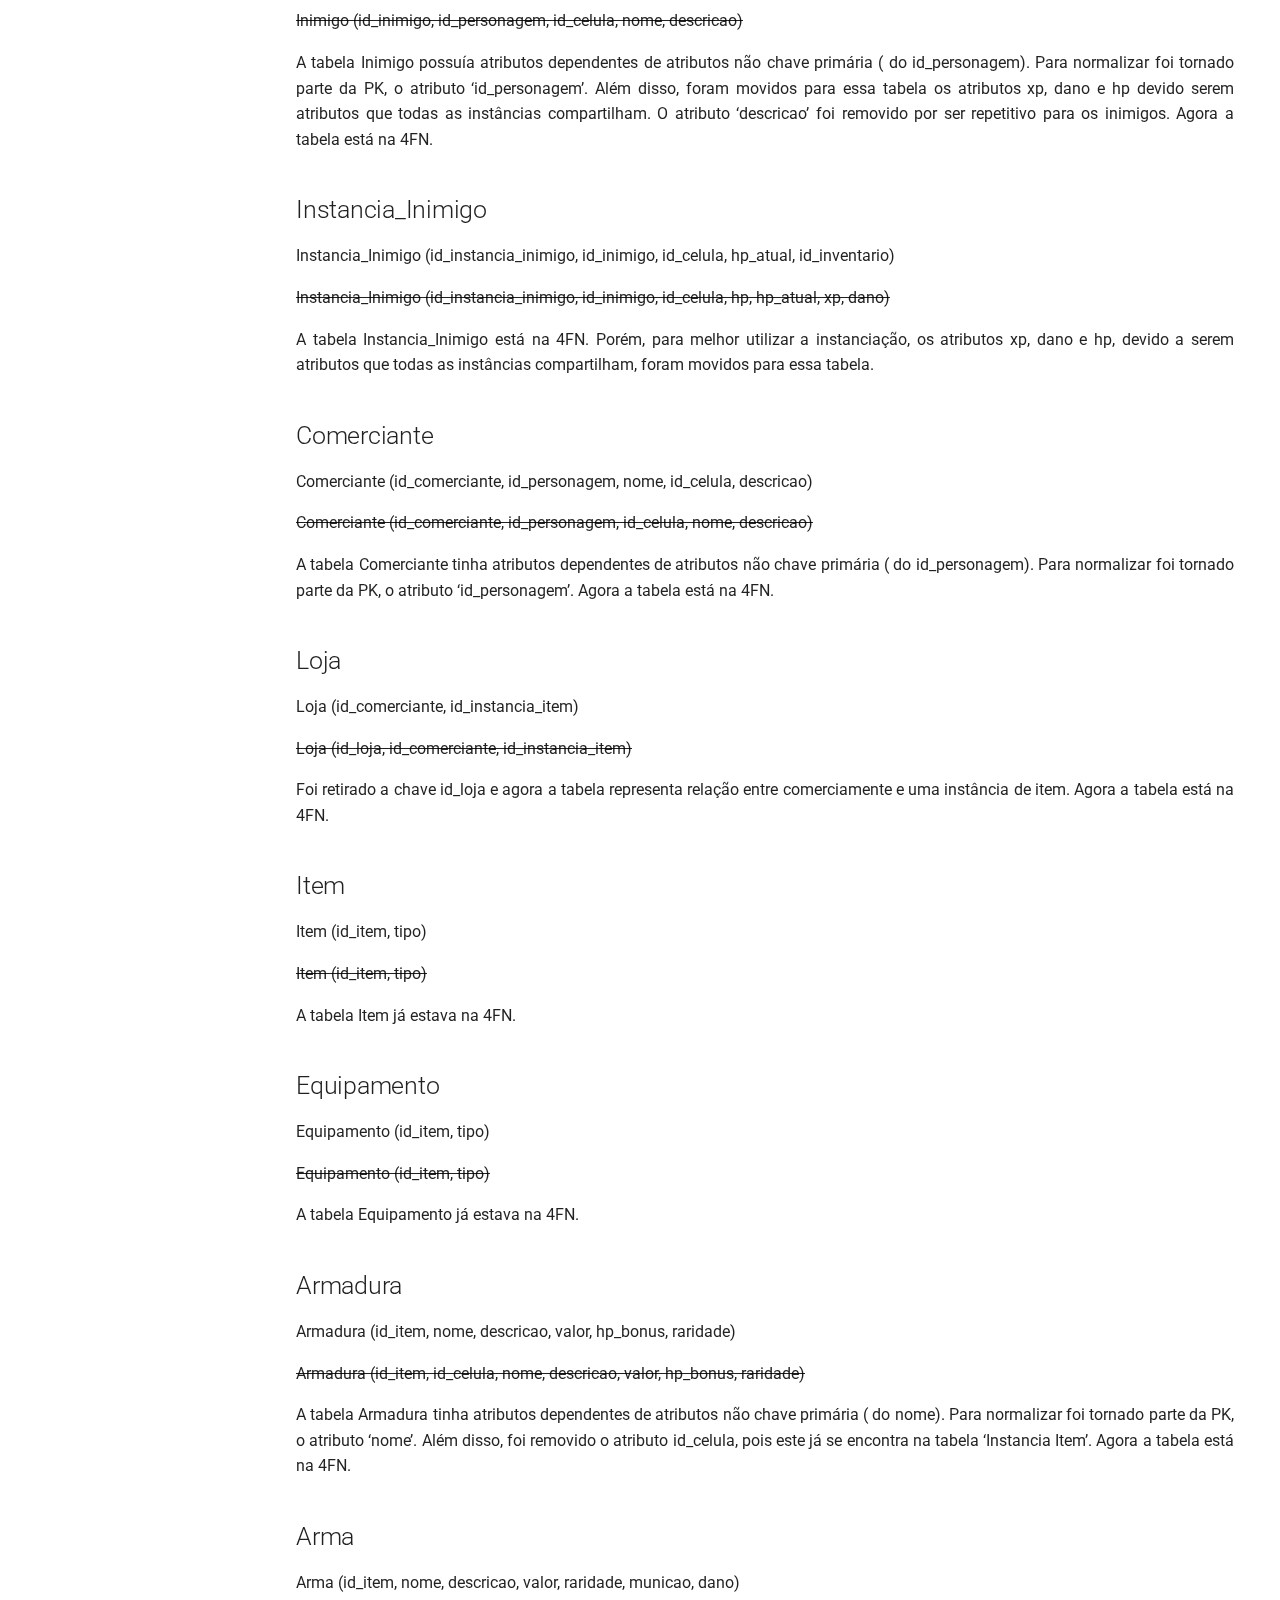
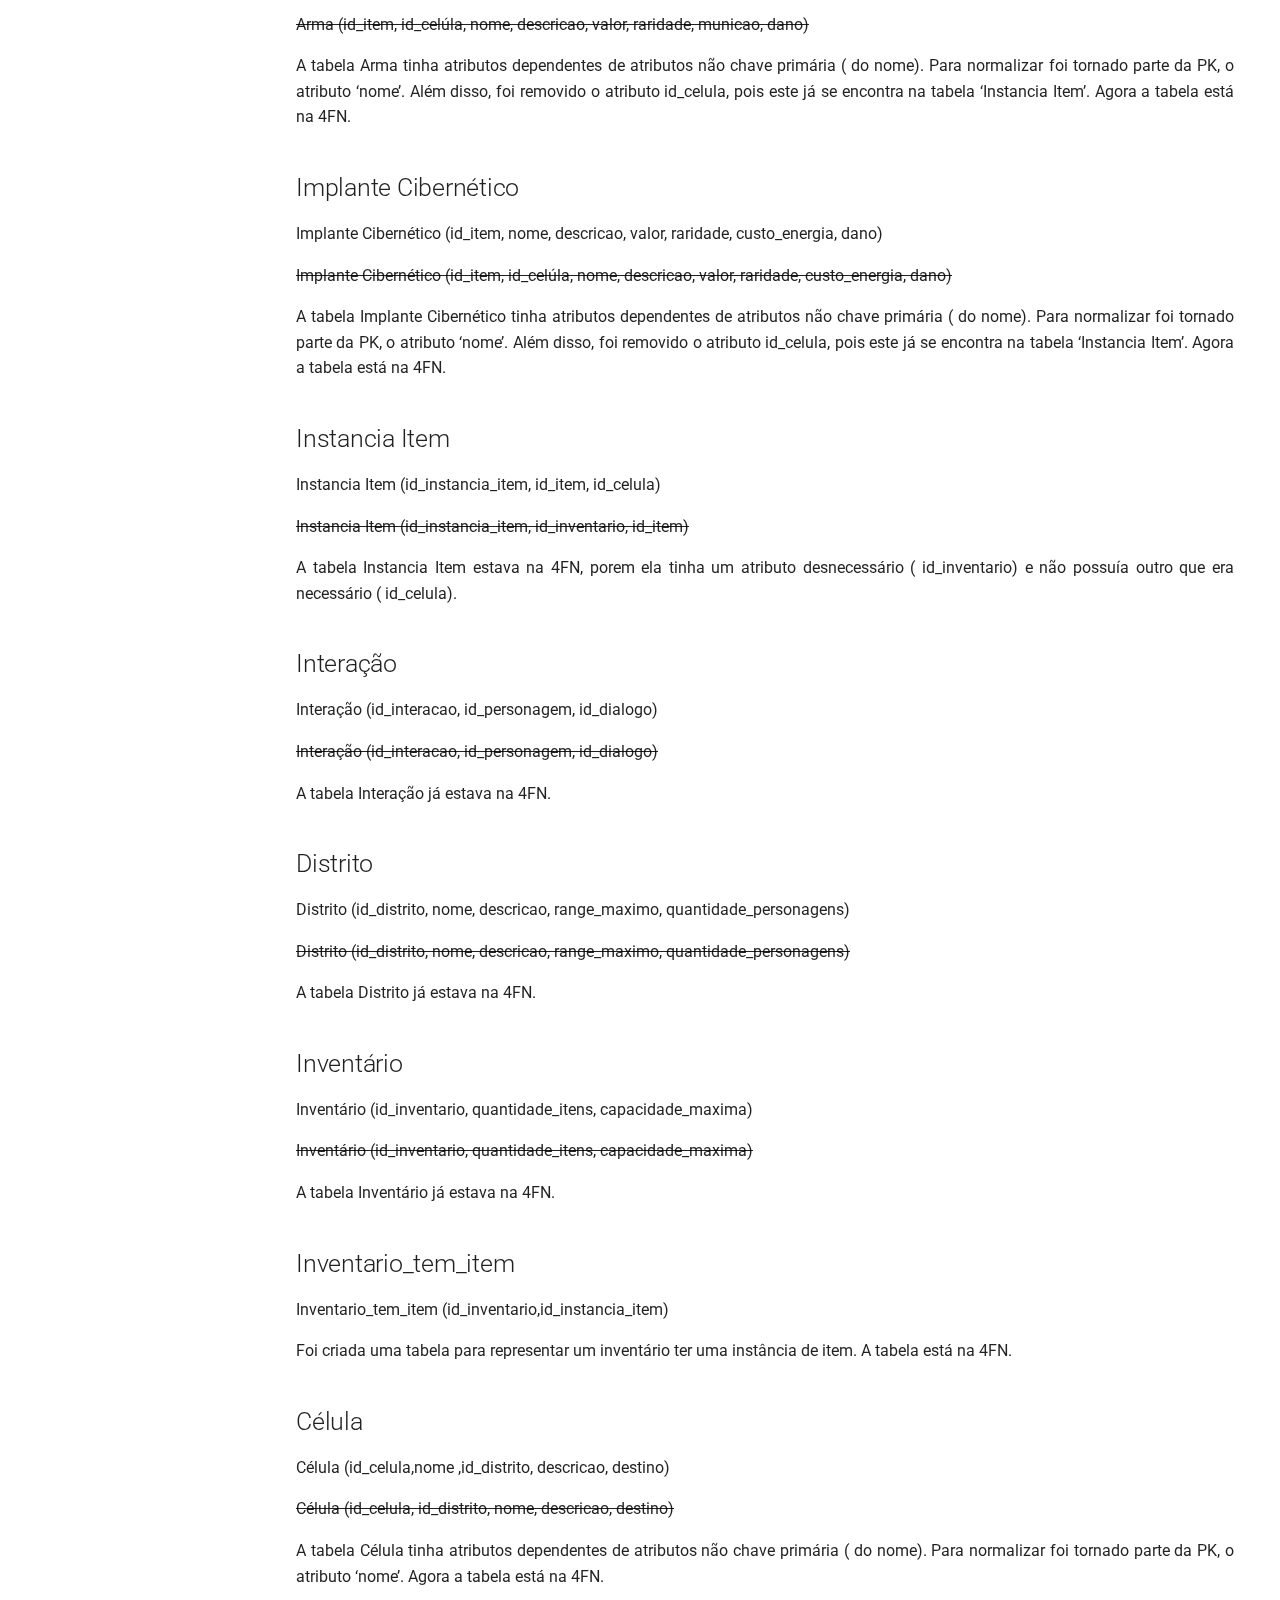
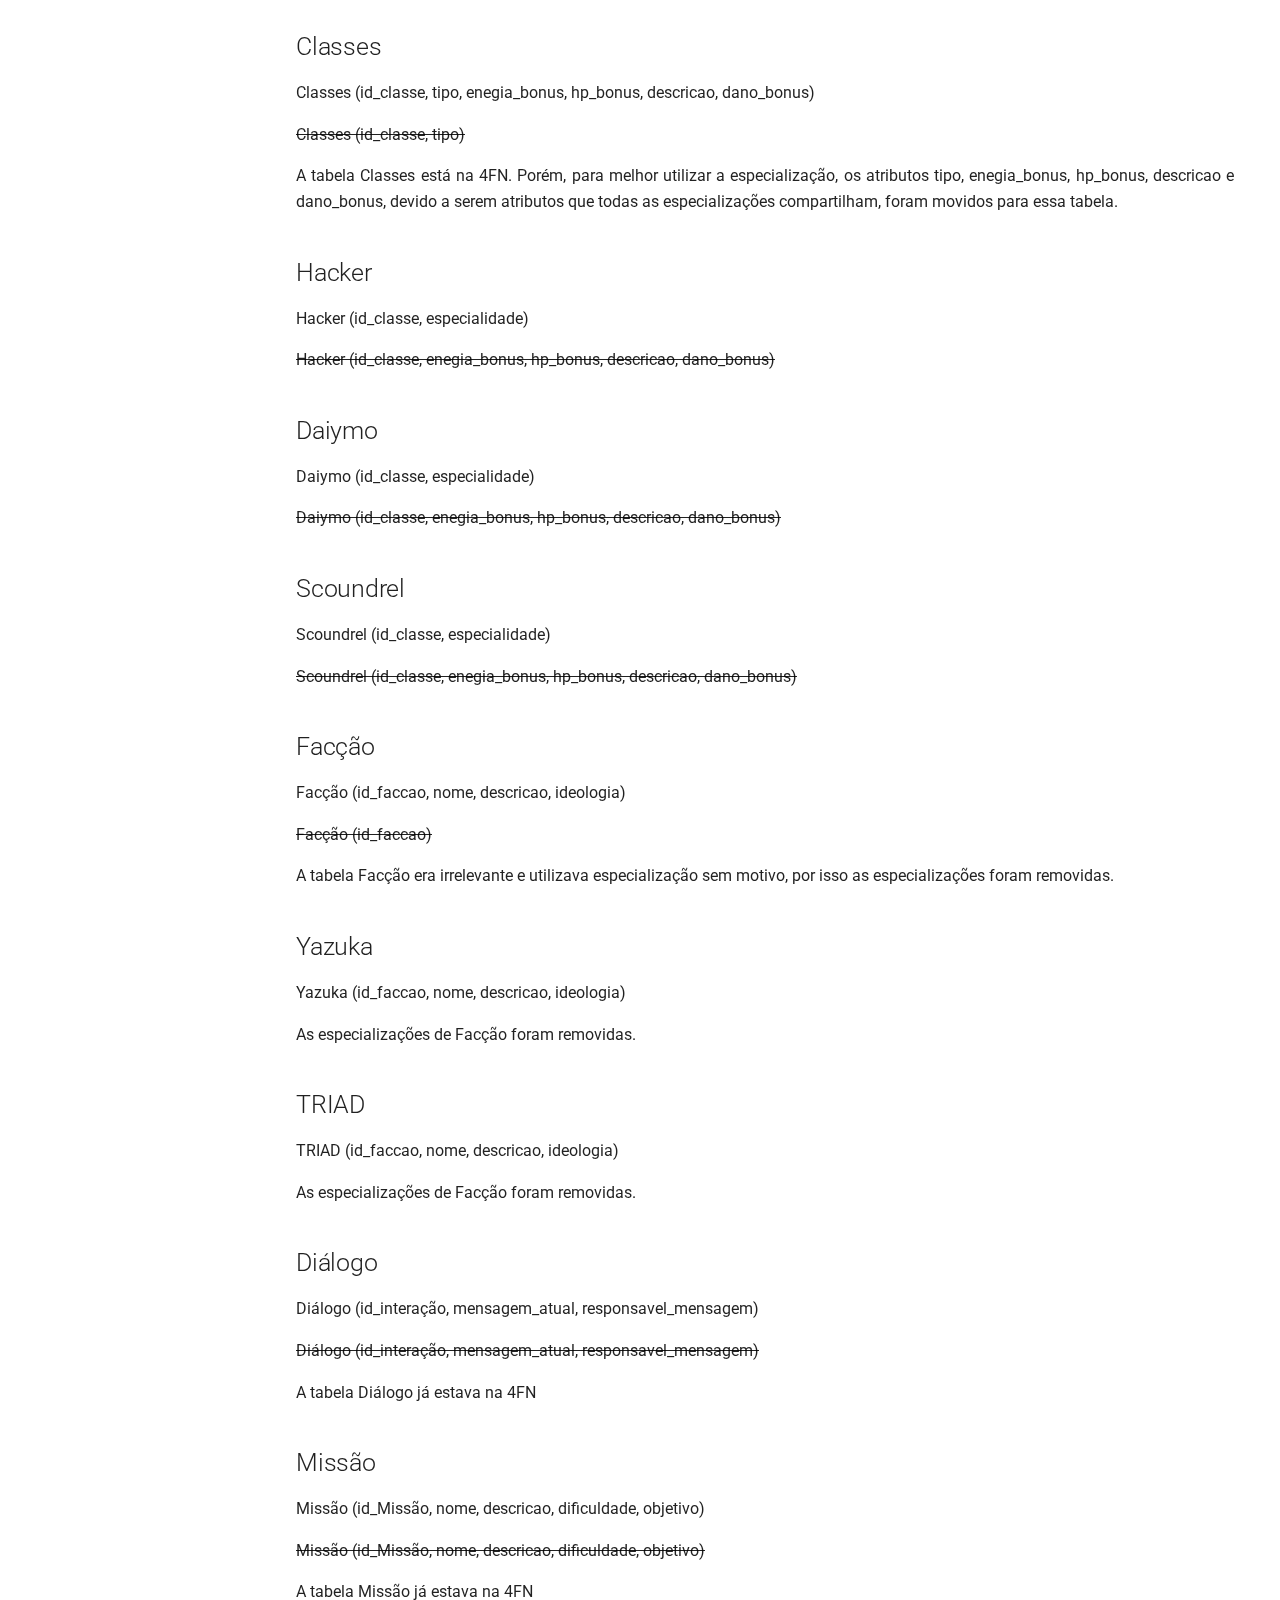
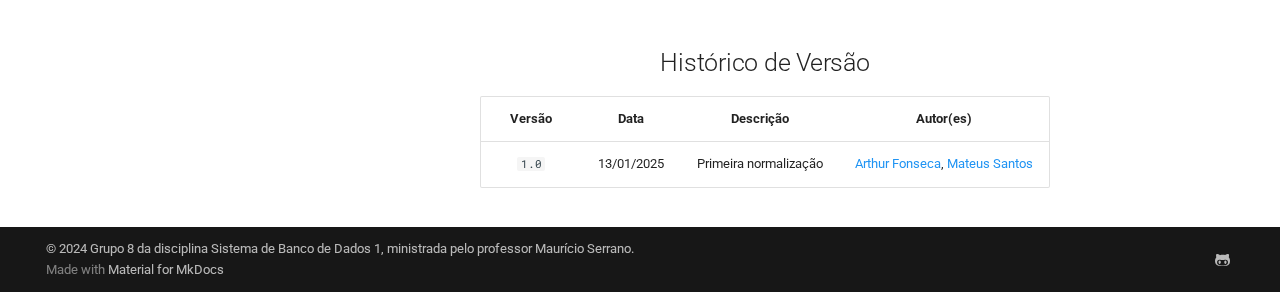
<file: entrega-2/Normalização/index.html>
<!doctype html>
<html lang="pt" class="no-js">
  <head>
    
      <meta charset="utf-8">
      <meta name="viewport" content="width=device-width,initial-scale=1">
      
      
      
        <link rel="canonical" href="https://sbd1.github.io/2024.2-Carbon-2185/entrega-2/Normaliza%C3%A7%C3%A3o/">
      
      
        <link rel="prev" href="../AlgebraRelacional/">
      
      
        <link rel="next" href="../DDL/">
      
      
      <link rel="icon" href="../../img/favicon-16x16.png">
      <meta name="generator" content="mkdocs-1.6.1, mkdocs-material-9.6.4">
    
    
      
        <title>Normalização - Carbon 2185</title>
      
    
    
      <link rel="stylesheet" href="../../assets/stylesheets/main.8608ea7d.min.css">
      
        
        <link rel="stylesheet" href="../../assets/stylesheets/palette.06af60db.min.css">
      
      


    
    
      
    
    
      
        
        
        <link rel="preconnect" href="https://fonts.gstatic.com" crossorigin>
        <link rel="stylesheet" href="https://fonts.googleapis.com/css?family=Roboto:300,300i,400,400i,700,700i%7CRoboto+Mono:400,400i,700,700i&display=fallback">
        <style>:root{--md-text-font:"Roboto";--md-code-font:"Roboto Mono"}</style>
      
    
    
      <link rel="stylesheet" href="../../css/extra.css">
    
    <script>__md_scope=new URL("../..",location),__md_hash=e=>[...e].reduce(((e,_)=>(e<<5)-e+_.charCodeAt(0)),0),__md_get=(e,_=localStorage,t=__md_scope)=>JSON.parse(_.getItem(t.pathname+"."+e)),__md_set=(e,_,t=localStorage,a=__md_scope)=>{try{t.setItem(a.pathname+"."+e,JSON.stringify(_))}catch(e){}}</script>
    
      

    
    
      
        <meta  property="og:type"  content="website" >
      
        <meta  property="og:title"  content="Normalização - Carbon 2185" >
      
        <meta  property="og:description"  content="None" >
      
        <meta  property="og:image"  content="https://sbd1.github.io/2024.2-Carbon-2185/assets/images/social/entrega-2/Normalização.png" >
      
        <meta  property="og:image:type"  content="image/png" >
      
        <meta  property="og:image:width"  content="1200" >
      
        <meta  property="og:image:height"  content="630" >
      
        <meta  property="og:url"  content="https://sbd1.github.io/2024.2-Carbon-2185/entrega-2/Normaliza%C3%A7%C3%A3o/" >
      
        <meta  name="twitter:card"  content="summary_large_image" >
      
        <meta  name="twitter:title"  content="Normalização - Carbon 2185" >
      
        <meta  name="twitter:description"  content="None" >
      
        <meta  name="twitter:image"  content="https://sbd1.github.io/2024.2-Carbon-2185/assets/images/social/entrega-2/Normalização.png" >
      
    
    
  </head>
  
  
    
    
      
    
    
    
    
    <body dir="ltr" data-md-color-scheme="default" data-md-color-primary="blue" data-md-color-accent="white">
  
    
    <input class="md-toggle" data-md-toggle="drawer" type="checkbox" id="__drawer" autocomplete="off">
    <input class="md-toggle" data-md-toggle="search" type="checkbox" id="__search" autocomplete="off">
    <label class="md-overlay" for="__drawer"></label>
    <div data-md-component="skip">
      
        
        <a href="#entrega-do-trabalho-2-sql" class="md-skip">
          Ir para o conteúdo
        </a>
      
    </div>
    <div data-md-component="announce">
      
    </div>
    
    
      

<header class="md-header" data-md-component="header">
  <nav class="md-header__inner md-grid" aria-label="Cabeçalho">
    <a href="../.." title="Carbon 2185" class="md-header__button md-logo" aria-label="Carbon 2185" data-md-component="logo">
      
  <img src="../../img/carbonlogowhite.png" alt="logo">

    </a>
    <label class="md-header__button md-icon" for="__drawer">
      
      <svg xmlns="http://www.w3.org/2000/svg" viewBox="0 0 24 24"><path d="M3 6h18v2H3zm0 5h18v2H3zm0 5h18v2H3z"/></svg>
    </label>
    <div class="md-header__title" data-md-component="header-title">
      <div class="md-header__ellipsis">
        <div class="md-header__topic">
          <span class="md-ellipsis">
            Carbon 2185
          </span>
        </div>
        <div class="md-header__topic" data-md-component="header-topic">
          <span class="md-ellipsis">
            
              Normalização
            
          </span>
        </div>
      </div>
    </div>
    
      
        <form class="md-header__option" data-md-component="palette">
  
    
    
    
    <input class="md-option" data-md-color-media="" data-md-color-scheme="default" data-md-color-primary="blue" data-md-color-accent="white"  aria-label="Switch to dark mode"  type="radio" name="__palette" id="__palette_0">
    
      <label class="md-header__button md-icon" title="Switch to dark mode" for="__palette_1" hidden>
        <svg xmlns="http://www.w3.org/2000/svg" viewBox="0 0 24 24"><path d="M17 6H7c-3.31 0-6 2.69-6 6s2.69 6 6 6h10c3.31 0 6-2.69 6-6s-2.69-6-6-6m0 10H7c-2.21 0-4-1.79-4-4s1.79-4 4-4h10c2.21 0 4 1.79 4 4s-1.79 4-4 4M7 9c-1.66 0-3 1.34-3 3s1.34 3 3 3 3-1.34 3-3-1.34-3-3-3"/></svg>
      </label>
    
  
    
    
    
    <input class="md-option" data-md-color-media="" data-md-color-scheme="slate" data-md-color-primary="blue" data-md-color-accent="white"  aria-label="Switch to light mode"  type="radio" name="__palette" id="__palette_1">
    
      <label class="md-header__button md-icon" title="Switch to light mode" for="__palette_0" hidden>
        <svg xmlns="http://www.w3.org/2000/svg" viewBox="0 0 24 24"><path d="M17 7H7a5 5 0 0 0-5 5 5 5 0 0 0 5 5h10a5 5 0 0 0 5-5 5 5 0 0 0-5-5m0 8a3 3 0 0 1-3-3 3 3 0 0 1 3-3 3 3 0 0 1 3 3 3 3 0 0 1-3 3"/></svg>
      </label>
    
  
</form>
      
    
    
      <script>var palette=__md_get("__palette");if(palette&&palette.color){if("(prefers-color-scheme)"===palette.color.media){var media=matchMedia("(prefers-color-scheme: light)"),input=document.querySelector(media.matches?"[data-md-color-media='(prefers-color-scheme: light)']":"[data-md-color-media='(prefers-color-scheme: dark)']");palette.color.media=input.getAttribute("data-md-color-media"),palette.color.scheme=input.getAttribute("data-md-color-scheme"),palette.color.primary=input.getAttribute("data-md-color-primary"),palette.color.accent=input.getAttribute("data-md-color-accent")}for(var[key,value]of Object.entries(palette.color))document.body.setAttribute("data-md-color-"+key,value)}</script>
    
    
    
      <label class="md-header__button md-icon" for="__search">
        
        <svg xmlns="http://www.w3.org/2000/svg" viewBox="0 0 24 24"><path d="M9.5 3A6.5 6.5 0 0 1 16 9.5c0 1.61-.59 3.09-1.56 4.23l.27.27h.79l5 5-1.5 1.5-5-5v-.79l-.27-.27A6.52 6.52 0 0 1 9.5 16 6.5 6.5 0 0 1 3 9.5 6.5 6.5 0 0 1 9.5 3m0 2C7 5 5 7 5 9.5S7 14 9.5 14 14 12 14 9.5 12 5 9.5 5"/></svg>
      </label>
      <div class="md-search" data-md-component="search" role="dialog">
  <label class="md-search__overlay" for="__search"></label>
  <div class="md-search__inner" role="search">
    <form class="md-search__form" name="search">
      <input type="text" class="md-search__input" name="query" aria-label="Buscar" placeholder="Buscar" autocapitalize="off" autocorrect="off" autocomplete="off" spellcheck="false" data-md-component="search-query" required>
      <label class="md-search__icon md-icon" for="__search">
        
        <svg xmlns="http://www.w3.org/2000/svg" viewBox="0 0 24 24"><path d="M9.5 3A6.5 6.5 0 0 1 16 9.5c0 1.61-.59 3.09-1.56 4.23l.27.27h.79l5 5-1.5 1.5-5-5v-.79l-.27-.27A6.52 6.52 0 0 1 9.5 16 6.5 6.5 0 0 1 3 9.5 6.5 6.5 0 0 1 9.5 3m0 2C7 5 5 7 5 9.5S7 14 9.5 14 14 12 14 9.5 12 5 9.5 5"/></svg>
        
        <svg xmlns="http://www.w3.org/2000/svg" viewBox="0 0 24 24"><path d="M20 11v2H8l5.5 5.5-1.42 1.42L4.16 12l7.92-7.92L13.5 5.5 8 11z"/></svg>
      </label>
      <nav class="md-search__options" aria-label="Pesquisar">
        
        <button type="reset" class="md-search__icon md-icon" title="Limpar" aria-label="Limpar" tabindex="-1">
          
          <svg xmlns="http://www.w3.org/2000/svg" viewBox="0 0 24 24"><path d="M19 6.41 17.59 5 12 10.59 6.41 5 5 6.41 10.59 12 5 17.59 6.41 19 12 13.41 17.59 19 19 17.59 13.41 12z"/></svg>
        </button>
      </nav>
      
        <div class="md-search__suggest" data-md-component="search-suggest"></div>
      
    </form>
    <div class="md-search__output">
      <div class="md-search__scrollwrap" tabindex="0" data-md-scrollfix>
        <div class="md-search-result" data-md-component="search-result">
          <div class="md-search-result__meta">
            Inicializando a pesquisa
          </div>
          <ol class="md-search-result__list" role="presentation"></ol>
        </div>
      </div>
    </div>
  </div>
</div>
    
    
  </nav>
  
</header>
    
    <div class="md-container" data-md-component="container">
      
      
        
          
            
<nav class="md-tabs" aria-label="Abas" data-md-component="tabs">
  <div class="md-grid">
    <ul class="md-tabs__list">
      
        
  
  
  
    <li class="md-tabs__item">
      <a href="../.." class="md-tabs__link">
        
  
    
  
  Menu

      </a>
    </li>
  

      
        
  
  
  
    
    
      <li class="md-tabs__item">
        <a href="../../entrega-1/Apresenta%C3%A7%C3%A3o/" class="md-tabs__link">
          
  
  Entrega 01

        </a>
      </li>
    
  

      
        
  
  
    
  
  
    
    
      <li class="md-tabs__item md-tabs__item--active">
        <a href="../Apresenta%C3%A7%C3%A3o/" class="md-tabs__link">
          
  
  Entrega 02

        </a>
      </li>
    
  

      
        
  
  
  
    
    
      <li class="md-tabs__item">
        <a href="../../entrega-3/Apresenta%C3%A7%C3%A3o/" class="md-tabs__link">
          
  
  Entrega 03

        </a>
      </li>
    
  

      
    </ul>
  </div>
</nav>
          
        
      
      <main class="md-main" data-md-component="main">
        <div class="md-main__inner md-grid">
          
            
              
              <div class="md-sidebar md-sidebar--primary" data-md-component="sidebar" data-md-type="navigation" >
                <div class="md-sidebar__scrollwrap">
                  <div class="md-sidebar__inner">
                    


  


  

<nav class="md-nav md-nav--primary md-nav--lifted md-nav--integrated" aria-label="Navegação" data-md-level="0">
  <label class="md-nav__title" for="__drawer">
    <a href="../.." title="Carbon 2185" class="md-nav__button md-logo" aria-label="Carbon 2185" data-md-component="logo">
      
  <img src="../../img/carbonlogowhite.png" alt="logo">

    </a>
    Carbon 2185
  </label>
  
  <ul class="md-nav__list" data-md-scrollfix>
    
      
      
  
  
  
  
    <li class="md-nav__item">
      <a href="../.." class="md-nav__link">
        
  
  <span class="md-ellipsis">
    Menu
    
  </span>
  

      </a>
    </li>
  

    
      
      
  
  
  
  
    
    
    
      
      
        
      
    
    
    <li class="md-nav__item md-nav__item--nested">
      
        
        
        <input class="md-nav__toggle md-toggle " type="checkbox" id="__nav_2" >
        
          
          <label class="md-nav__link" for="__nav_2" id="__nav_2_label" tabindex="0">
            
  
  <span class="md-ellipsis">
    Entrega 01
    
  </span>
  

            <span class="md-nav__icon md-icon"></span>
          </label>
        
        <nav class="md-nav" data-md-level="1" aria-labelledby="__nav_2_label" aria-expanded="false">
          <label class="md-nav__title" for="__nav_2">
            <span class="md-nav__icon md-icon"></span>
            Entrega 01
          </label>
          <ul class="md-nav__list" data-md-scrollfix>
            
              
                
  
  
  
  
    <li class="md-nav__item">
      <a href="../../entrega-1/Apresenta%C3%A7%C3%A3o/" class="md-nav__link">
        
  
  <span class="md-ellipsis">
    Apresentação
    
  </span>
  

      </a>
    </li>
  

              
            
              
                
  
  
  
  
    <li class="md-nav__item">
      <a href="../../entrega-1/MER/" class="md-nav__link">
        
  
  <span class="md-ellipsis">
    Modelo Entidade Relacionamento
    
  </span>
  

      </a>
    </li>
  

              
            
              
                
  
  
  
  
    <li class="md-nav__item">
      <a href="../../entrega-1/DER/" class="md-nav__link">
        
  
  <span class="md-ellipsis">
    Diagrama Entidade Relacionamento
    
  </span>
  

      </a>
    </li>
  

              
            
              
                
  
  
  
  
    <li class="md-nav__item">
      <a href="../../entrega-1/ModeloRelacional/" class="md-nav__link">
        
  
  <span class="md-ellipsis">
    Modelo Relacional
    
  </span>
  

      </a>
    </li>
  

              
            
              
                
  
  
  
  
    <li class="md-nav__item">
      <a href="../../entrega-1/DD/" class="md-nav__link">
        
  
  <span class="md-ellipsis">
    Dicionário de Dados
    
  </span>
  

      </a>
    </li>
  

              
            
          </ul>
        </nav>
      
    </li>
  

    
      
      
  
  
    
  
  
  
    
    
    
      
        
        
      
      
        
      
    
    
    <li class="md-nav__item md-nav__item--active md-nav__item--section md-nav__item--nested">
      
        
        
        <input class="md-nav__toggle md-toggle " type="checkbox" id="__nav_3" checked>
        
          
          <label class="md-nav__link" for="__nav_3" id="__nav_3_label" tabindex="">
            
  
  <span class="md-ellipsis">
    Entrega 02
    
  </span>
  

            <span class="md-nav__icon md-icon"></span>
          </label>
        
        <nav class="md-nav" data-md-level="1" aria-labelledby="__nav_3_label" aria-expanded="true">
          <label class="md-nav__title" for="__nav_3">
            <span class="md-nav__icon md-icon"></span>
            Entrega 02
          </label>
          <ul class="md-nav__list" data-md-scrollfix>
            
              
                
  
  
  
  
    <li class="md-nav__item">
      <a href="../Apresenta%C3%A7%C3%A3o/" class="md-nav__link">
        
  
  <span class="md-ellipsis">
    Apresentação
    
  </span>
  

      </a>
    </li>
  

              
            
              
                
  
  
  
  
    <li class="md-nav__item">
      <a href="../AlgebraRelacional/" class="md-nav__link">
        
  
  <span class="md-ellipsis">
    Algebra Relacional
    
  </span>
  

      </a>
    </li>
  

              
            
              
                
  
  
    
  
  
  
    <li class="md-nav__item md-nav__item--active">
      
      <input class="md-nav__toggle md-toggle" type="checkbox" id="__toc">
      
      
        
      
      
        <label class="md-nav__link md-nav__link--active" for="__toc">
          
  
  <span class="md-ellipsis">
    Normalização
    
  </span>
  

          <span class="md-nav__icon md-icon"></span>
        </label>
      
      <a href="./" class="md-nav__link md-nav__link--active">
        
  
  <span class="md-ellipsis">
    Normalização
    
  </span>
  

      </a>
      
        

<nav class="md-nav md-nav--secondary" aria-label="Índice">
  
  
  
    
  
  
    <label class="md-nav__title" for="__toc">
      <span class="md-nav__icon md-icon"></span>
      Índice
    </label>
    <ul class="md-nav__list" data-md-component="toc" data-md-scrollfix>
      
        <li class="md-nav__item">
  <a href="#normalizacao" class="md-nav__link">
    <span class="md-ellipsis">
      Normalização
    </span>
  </a>
  
</li>
      
        <li class="md-nav__item">
  <a href="#tabelas-normalizadas" class="md-nav__link">
    <span class="md-ellipsis">
      Tabelas normalizadas:
    </span>
  </a>
  
</li>
      
    </ul>
  
</nav>
      
    </li>
  

              
            
              
                
  
  
  
  
    <li class="md-nav__item">
      <a href="../DDL/" class="md-nav__link">
        
  
  <span class="md-ellipsis">
    DDL
    
  </span>
  

      </a>
    </li>
  

              
            
              
                
  
  
  
  
    <li class="md-nav__item">
      <a href="../DML/" class="md-nav__link">
        
  
  <span class="md-ellipsis">
    DML
    
  </span>
  

      </a>
    </li>
  

              
            
              
                
  
  
  
  
    <li class="md-nav__item">
      <a href="../DQL/" class="md-nav__link">
        
  
  <span class="md-ellipsis">
    DQL
    
  </span>
  

      </a>
    </li>
  

              
            
          </ul>
        </nav>
      
    </li>
  

    
      
      
  
  
  
  
    
    
    
      
      
        
      
    
    
    <li class="md-nav__item md-nav__item--nested">
      
        
        
        <input class="md-nav__toggle md-toggle " type="checkbox" id="__nav_4" >
        
          
          <label class="md-nav__link" for="__nav_4" id="__nav_4_label" tabindex="0">
            
  
  <span class="md-ellipsis">
    Entrega 03
    
  </span>
  

            <span class="md-nav__icon md-icon"></span>
          </label>
        
        <nav class="md-nav" data-md-level="1" aria-labelledby="__nav_4_label" aria-expanded="false">
          <label class="md-nav__title" for="__nav_4">
            <span class="md-nav__icon md-icon"></span>
            Entrega 03
          </label>
          <ul class="md-nav__list" data-md-scrollfix>
            
              
                
  
  
  
  
    <li class="md-nav__item">
      <a href="../../entrega-3/Apresenta%C3%A7%C3%A3o/" class="md-nav__link">
        
  
  <span class="md-ellipsis">
    Apresentação
    
  </span>
  

      </a>
    </li>
  

              
            
              
                
  
  
  
  
    <li class="md-nav__item">
      <a href="../../entrega-3/Apresenta%C3%A7%C3%A3o2/" class="md-nav__link">
        
  
  <span class="md-ellipsis">
    Apresentação com melhorias
    
  </span>
  

      </a>
    </li>
  

              
            
          </ul>
        </nav>
      
    </li>
  

    
  </ul>
</nav>
                  </div>
                </div>
              </div>
            
            
          
          
            <div class="md-content" data-md-component="content">
              <article class="md-content__inner md-typeset">
                
                  



<h1 id="entrega-do-trabalho-2-sql"><center>Entrega do Trabalho 2 - SQL</center></h1>
<h2 id="normalizacao"><strong>Normalização</strong></h2>
<p><strong>O que é Normalização?</strong></p>
<p>A normalização é um processo no design de bancos de dados relacionais que organiza os dados para minimizar redundâncias e evitar inconsistências. Ela envolve dividir tabelas maiores em tabelas menores e definir relacionamentos claros entre elas, seguindo regras (ou formas normais) específicas. O objetivo principal é garantir que o banco de dados seja eficiente, confiável e fácil de manter.</p>
<p><strong>Para que serve a Normalização?</strong></p>
<ol>
<li>Evitar redundância de dados: Armazenar informações repetidas em várias tabelas pode aumentar o tamanho do banco de dados e causar inconsistências quando os dados precisam ser atualizados.</li>
<li>Garantir integridade dos dados: Ao organizar os dados corretamente, reduz-se o risco de erros ou duplicações que podem surgir durante a manipulação.</li>
<li>Facilitar a manutenção: Bancos de dados normalizados são mais fáceis de modificar, uma vez que a estrutura é lógica e organizada.</li>
<li>Melhorar o desempenho: Apesar de a normalização às vezes introduzir mais tabelas (o que pode impactar consultas complexas), ela reduz o tamanho total do banco e facilita operações como inserção, atualização e exclusão.</li>
</ol>
<p><strong>Por que é importante?</strong></p>
<p>A normalização é crucial para manter a qualidade dos dados, garantindo que as informações armazenadas no banco de dados estejam consistentes e organizadas. Sem normalização, problemas como redundância, dificuldade de manutenção e integridade comprometida podem surgir, impactando diretamente o desempenho e a confiabilidade do sistema.</p>
<p><strong><em>As Formas Normais</em></strong></p>
<p><em>1ª Forma Normal (1FN):</em></p>
<p>Critérios:</p>
<ol>
<li>
<p>Todos os campos devem conter apenas valores atômicos (não divisíveis).</p>
</li>
<li>
<p>Cada linha deve ser única, ou seja, deve possuir uma chave primária.</p>
</li>
</ol>
<p>Objetivo:</p>
<p>Eliminar grupos repetidos e estruturar os dados em tabelas onde cada célula contém um único valor.</p>
<p><strong><em>2ª Forma Normal (2FN):</em></strong></p>
<p>Critérios:</p>
<ol>
<li>A tabela deve estar na 1FN.</li>
<li>Todos os atributos não-chave devem depender totalmente da chave primária (dependência funcional completa).</li>
</ol>
<p>Objetivo:</p>
<p>Eliminar dependências parciais, onde um atributo depende de apenas parte da chave primária em tabelas com chaves compostas.</p>
<p><strong><em>3ª Forma Normal (3FN):</em></strong></p>
<p>Critérios:</p>
<ol>
<li>A tabela deve estar na 2FN.</li>
<li>Todos os atributos não-chave devem depender diretamente da chave primária e não de outros atributos não-chave (eliminação de dependências transitivas).</li>
</ol>
<p>Objetivo:</p>
<p>Remover atributos que são indiretamente dependentes da chave primária.</p>
<p><strong><em>Forma Normal de Boyce-Codd (FNBC):</em></strong></p>
<p>Critérios:</p>
<ol>
<li>A tabela deve estar na 3FN.</li>
<li>Cada determinante (atributo que define outro atributo) deve ser uma chave candidata.</li>
</ol>
<p>Objetivo:</p>
<p>Resolver anomalias que podem ocorrer mesmo quando a tabela está na 3FN, eliminando dependências funcionais que não sejam atribuídas a chaves candidatas</p>
<p><strong><em>4ª Forma Normal (4FN):</em></strong></p>
<p>Critérios:</p>
<ol>
<li>A tabela deve estar na 3FN.</li>
<li>Deve eliminar dependências multivaloradas, ou seja, quando um atributo pode estar relacionado a múltiplos valores de outro atributo independentemente.</li>
</ol>
<p>Objetivo:</p>
<p>Resolver problemas em que várias relações independentes são representadas na mesma tabela.</p>
<h2 id="tabelas-normalizadas">Tabelas normalizadas:</h2>
<p>Legenda:</p>
<h1 id="_1"></h1>
<p><em>Tabela normalizada</em></p>
<p><em>Tabela original</em></p>
<p><em>Explicação</em></p>
<h1 id="_2"></h1>
<h2 id="personagem">Personagem</h2>
<p>Personagem ( id_personagem, tipo)</p>
<p><s>Personagem ( id_personagem, tipo)</s></p>
<p>A tabela Personagem já estava na 4FN.</p>
<h2 id="pc">PC</h2>
<p>PC ( id_personagem, nome,id_celula, id_faccao, id_classe, descricao, dano, hp, hp_atual, level, energia, xp, id_inventario)</p>
<p><s>PC ( id_personagem, id_celula, id_faccao, id_classe, id_inventario, descricao, dano, hp, hp_atual, nome, level, energia, xp)</s></p>
<p>A tabela PC tinha atributos dependentes de atributos não chave primária ( do nome). Para normalizar foi tornado parte da PK, o atributo ‘nome’. Agora a tabela está na 4FN.</p>
<h2 id="npc">NPC</h2>
<p>NPC (id_personagem, tipo)</p>
<p><s>NPC (id_personagem, tipo)</s></p>
<p>A tabela NPC já estava na 4FN.</p>
<h2 id="inimigo">Inimigo</h2>
<p>Inimigo (id_inimigo, id_personagem, id_celula, nome, hp, xp, dano)</p>
<p><s>Inimigo (id_inimigo, id_personagem, id_celula, nome, descricao)</s></p>
<p>A tabela Inimigo possuía atributos dependentes de atributos não chave primária ( do id_personagem). Para normalizar foi tornado parte da PK, o atributo ‘id_personagem’. Além disso, foram movidos para essa tabela os atributos xp, dano e hp devido serem atributos que todas as instâncias compartilham. O atributo ‘descricao’ foi removido por ser repetitivo para os inimigos. Agora a tabela está na 4FN.</p>
<h2 id="instancia_inimigo">Instancia_Inimigo</h2>
<p>Instancia_Inimigo (id_instancia_inimigo, id_inimigo, id_celula, hp_atual, id_inventario)</p>
<p><s>Instancia_Inimigo (id_instancia_inimigo, id_inimigo, id_celula, hp, hp_atual, xp, dano)</s></p>
<p>A tabela Instancia_Inimigo está na 4FN. Porém, para melhor utilizar a instanciação, os atributos xp, dano e hp, devido a serem atributos que todas as instâncias compartilham, foram movidos para essa tabela.</p>
<h2 id="comerciante">Comerciante</h2>
<p>Comerciante (id_comerciante, id_personagem, nome, id_celula, descricao)</p>
<p><s>Comerciante (id_comerciante, id_personagem, id_celula, nome, descricao)</s></p>
<p>A tabela Comerciante tinha atributos dependentes de atributos não chave primária ( do id_personagem). Para normalizar foi tornado parte da PK, o atributo ‘id_personagem’. Agora a tabela está na 4FN.</p>
<h2 id="loja">Loja</h2>
<p>Loja (id_comerciante, id_instancia_item)</p>
<p><s>Loja (id_loja, id_comerciante, id_instancia_item)</s></p>
<p>Foi retirado a chave id_loja e agora a tabela representa relação entre comerciamente e uma instância de item. Agora a tabela está na 4FN.</p>
<h2 id="item">Item</h2>
<p>Item (id_item, tipo)</p>
<p><s>Item (id_item, tipo)</s></p>
<p>A tabela Item já estava na 4FN.</p>
<h2 id="equipamento">Equipamento</h2>
<p>Equipamento (id_item, tipo)</p>
<p><s>Equipamento (id_item, tipo)</s></p>
<p>A tabela Equipamento já estava na 4FN.</p>
<h2 id="armadura">Armadura</h2>
<p>Armadura (id_item, nome, descricao, valor, hp_bonus, raridade)</p>
<p><s>Armadura (id_item, id_celula, nome, descricao, valor, hp_bonus, raridade)</s></p>
<p>A tabela Armadura tinha atributos dependentes de atributos não chave primária ( do nome). Para normalizar foi tornado parte da PK, o atributo ‘nome’. Além disso, foi removido o atributo id_celula, pois este já se encontra na tabela ‘Instancia Item’. Agora a tabela está na 4FN.</p>
<h2 id="arma">Arma</h2>
<p>Arma (id_item, nome, descricao, valor, raridade, municao, dano)</p>
<p><s>Arma (id_item, id_celúla, nome, descricao, valor, raridade, municao, dano)</s></p>
<p>A tabela Arma tinha atributos dependentes de atributos não chave primária ( do nome). Para normalizar foi tornado parte da PK, o atributo ‘nome’. Além disso, foi removido o atributo id_celula, pois este já se encontra na tabela ‘Instancia Item’. Agora a tabela está na 4FN.</p>
<h2 id="implante-cibernetico">Implante Cibernético</h2>
<p>Implante Cibernético (id_item, nome, descricao, valor, raridade, custo_energia, dano)</p>
<p><s>Implante Cibernético (id_item, id_celúla, nome, descricao, valor, raridade, custo_energia, dano)</s></p>
<p>A tabela Implante Cibernético tinha atributos dependentes de atributos não chave primária ( do nome). Para normalizar foi tornado parte da PK, o atributo ‘nome’. Além disso, foi removido o atributo id_celula, pois este já se encontra na tabela ‘Instancia Item’. Agora a tabela está na 4FN.</p>
<h2 id="instancia-item">Instancia Item</h2>
<p>Instancia Item (id_instancia_item, id_item, id_celula)</p>
<p><s>Instancia Item (id_instancia_item, id_inventario, id_item)</s></p>
<p>A tabela Instancia Item estava na 4FN, porem ela tinha um atributo desnecessário ( id_inventario) e não possuía outro que era necessário ( id_celula).</p>
<h2 id="interacao">Interação</h2>
<p>Interação (id_interacao, id_personagem, id_dialogo)</p>
<p><s>Interação (id_interacao, id_personagem, id_dialogo)</s></p>
<p>A tabela Interação já estava na 4FN.</p>
<h2 id="distrito">Distrito</h2>
<p>Distrito (id_distrito, nome, descricao, range_maximo, quantidade_personagens)</p>
<p><s>Distrito (id_distrito, nome, descricao, range_maximo, quantidade_personagens)</s></p>
<p>A tabela Distrito já estava na 4FN.</p>
<h2 id="inventario">Inventário</h2>
<p>Inventário (id_inventario, quantidade_itens, capacidade_maxima)</p>
<p><s>Inventário (id_inventario, quantidade_itens, capacidade_maxima)</s></p>
<p>A tabela Inventário já estava na 4FN.</p>
<h2 id="inventario_tem_item">Inventario_tem_item</h2>
<p>Inventario_tem_item (id_inventario,id_instancia_item)</p>
<p>Foi criada uma tabela para representar um inventário ter uma instância de item. A tabela está na 4FN.</p>
<h2 id="celula">Célula</h2>
<p>Célula (id_celula,nome ,id_distrito, descricao, destino)</p>
<p><s>Célula (id_celula, id_distrito, nome, descricao, destino)</s></p>
<p>A tabela Célula tinha atributos dependentes de atributos não chave primária ( do nome). Para normalizar foi tornado parte da PK, o atributo ‘nome’. Agora a tabela está na 4FN.</p>
<h2 id="classes">Classes</h2>
<p>Classes (id_classe, tipo, enegia_bonus, hp_bonus, descricao, dano_bonus)</p>
<p><s>Classes (id_classe, tipo)</s></p>
<p>A tabela Classes está na 4FN. Porém, para melhor utilizar a especialização, os atributos tipo, enegia_bonus, hp_bonus, descricao e dano_bonus, devido a serem atributos que todas as especializações compartilham, foram movidos para essa tabela.</p>
<h2 id="hacker">Hacker</h2>
<p>Hacker (id_classe, especialidade)</p>
<p><s>Hacker (id_classe, enegia_bonus, hp_bonus, descricao, dano_bonus)</s></p>
<h2 id="daiymo">Daiymo</h2>
<p>Daiymo (id_classe, especialidade)</p>
<p><s>Daiymo (id_classe, enegia_bonus, hp_bonus, descricao, dano_bonus)</s></p>
<h2 id="scoundrel">Scoundrel</h2>
<p>Scoundrel (id_classe, especialidade)</p>
<p><s>Scoundrel (id_classe, enegia_bonus, hp_bonus, descricao, dano_bonus)</s></p>
<h2 id="faccao">Facção</h2>
<p>Facção (id_faccao, nome, descricao, ideologia)</p>
<p><s>Facção (id_faccao)</s></p>
<p>A tabela Facção era irrelevante e utilizava especialização sem motivo, por isso as especializações foram removidas.</p>
<h2 id="yazuka">Yazuka</h2>
<p>Yazuka (id_faccao, nome, descricao, ideologia)</p>
<p>As especializações de Facção foram removidas.</p>
<h2 id="triad">TRIAD</h2>
<p>TRIAD (id_faccao, nome, descricao, ideologia)</p>
<p>As especializações de Facção foram removidas.</p>
<h2 id="dialogo">Diálogo</h2>
<p>Diálogo (id_interação, mensagem_atual, responsavel_mensagem)</p>
<p><s>Diálogo (id_interação, mensagem_atual, responsavel_mensagem)</s></p>
<p>A tabela Diálogo já estava na 4FN</p>
<h2 id="missao">Missão</h2>
<p>Missão (id_Missão, nome, descricao, dificuldade, objetivo)</p>
<p><s>Missão (id_Missão, nome, descricao, dificuldade, objetivo)</s></p>
<p>A tabela Missão já estava na 4FN</p>
<p><center></p>
<h2 id="historico-de-versao">Histórico de Versão</h2>
<table>
<thead>
<tr>
<th style="text-align: center;">Versão</th>
<th style="text-align: center;">Data</th>
<th style="text-align: center;">Descrição</th>
<th style="text-align: center;">Autor(es)</th>
</tr>
</thead>
<tbody>
<tr>
<td style="text-align: center;"><code>1.0</code></td>
<td style="text-align: center;">13/01/2025</td>
<td style="text-align: center;">Primeira normalização</td>
<td style="text-align: center;"><a href="https://github.com/arthrfonsecaa">Arthur Fonseca</a>, <a href="https://github.com/14luke08">Mateus Santos</a></td>
</tr>
</tbody>
</table>
<p></center></p>







  
  






                
              </article>
            </div>
          
          
  <script>var tabs=__md_get("__tabs");if(Array.isArray(tabs))e:for(var set of document.querySelectorAll(".tabbed-set")){var labels=set.querySelector(".tabbed-labels");for(var tab of tabs)for(var label of labels.getElementsByTagName("label"))if(label.innerText.trim()===tab){var input=document.getElementById(label.htmlFor);input.checked=!0;continue e}}</script>

<script>var target=document.getElementById(location.hash.slice(1));target&&target.name&&(target.checked=target.name.startsWith("__tabbed_"))</script>
        </div>
        
          <button type="button" class="md-top md-icon" data-md-component="top" hidden>
  
  <svg xmlns="http://www.w3.org/2000/svg" viewBox="0 0 24 24"><path d="M13 20h-2V8l-5.5 5.5-1.42-1.42L12 4.16l7.92 7.92-1.42 1.42L13 8z"/></svg>
  Voltar ao topo
</button>
        
      </main>
      
        <footer class="md-footer">
  
  <div class="md-footer-meta md-typeset">
    <div class="md-footer-meta__inner md-grid">
      <div class="md-copyright">
  
    <div class="md-copyright__highlight">
      &copy; 2024 <a href="https://github.com/SBD1/2024.2-Carbon-2185"  target="_blank" rel="noopener">Grupo 8 da disciplina Sistema de Banco de Dados 1, ministrada pelo professor Maurício Serrano.</a>

    </div>
  
  
    Made with
    <a href="https://squidfunk.github.io/mkdocs-material/" target="_blank" rel="noopener">
      Material for MkDocs
    </a>
  
</div>
      
        <div class="md-social">
  
    
    
    
    
      
      
    
    <a href="https://github.com/SBD1/2024.2-Carbon-2185" target="_blank" rel="noopener" title="github.com" class="md-social__link">
      <svg xmlns="http://www.w3.org/2000/svg" viewBox="0 0 480 512"><!--! Font Awesome Free 6.7.2 by @fontawesome - https://fontawesome.com License - https://fontawesome.com/license/free (Icons: CC BY 4.0, Fonts: SIL OFL 1.1, Code: MIT License) Copyright 2024 Fonticons, Inc.--><path d="M186.1 328.7c0 20.9-10.9 55.1-36.7 55.1s-36.7-34.2-36.7-55.1 10.9-55.1 36.7-55.1 36.7 34.2 36.7 55.1M480 278.2c0 31.9-3.2 65.7-17.5 95-37.9 76.6-142.1 74.8-216.7 74.8-75.8 0-186.2 2.7-225.6-74.8-14.6-29-20.2-63.1-20.2-95 0-41.9 13.9-81.5 41.5-113.6-5.2-15.8-7.7-32.4-7.7-48.8 0-21.5 4.9-32.3 14.6-51.8 45.3 0 74.3 9 108.8 36 29-6.9 58.8-10 88.7-10 27 0 54.2 2.9 80.4 9.2 34-26.7 63-35.2 107.8-35.2 9.8 19.5 14.6 30.3 14.6 51.8 0 16.4-2.6 32.7-7.7 48.2 27.5 32.4 39 72.3 39 114.2m-64.3 50.5c0-43.9-26.7-82.6-73.5-82.6-18.9 0-37 3.4-56 6-14.9 2.3-29.8 3.2-45.1 3.2-15.2 0-30.1-.9-45.1-3.2-18.7-2.6-37-6-56-6-46.8 0-73.5 38.7-73.5 82.6 0 87.8 80.4 101.3 150.4 101.3h48.2c70.3 0 150.6-13.4 150.6-101.3m-82.6-55.1c-25.8 0-36.7 34.2-36.7 55.1s10.9 55.1 36.7 55.1 36.7-34.2 36.7-55.1-10.9-55.1-36.7-55.1"/></svg>
    </a>
  
</div>
      
    </div>
  </div>
</footer>
      
    </div>
    <div class="md-dialog" data-md-component="dialog">
      <div class="md-dialog__inner md-typeset"></div>
    </div>
    
    
    <script id="__config" type="application/json">{"base": "../..", "features": ["navigation.tabs", "navigation.sections", "toc.integrate", "navigation.top", "search.suggest", "search.highlight", "content.tabs.link", "content.code.annotation", "content.code.copy"], "search": "../../assets/javascripts/workers/search.f8cc74c7.min.js", "translations": {"clipboard.copied": "Copiado para \u00e1rea de transfer\u00eancia", "clipboard.copy": "Copiar para \u00e1rea de transfer\u00eancia", "search.result.more.one": "Mais 1 nesta p\u00e1gina", "search.result.more.other": "Mais # nesta p\u00e1gina", "search.result.none": "Nenhum resultado encontrado", "search.result.one": "1 resultado encontrado", "search.result.other": "# resultados encontrados", "search.result.placeholder": "Digite para iniciar a busca", "search.result.term.missing": "Ausente", "select.version": "Selecione a vers\u00e3o"}}</script>
    
    
      <script src="../../assets/javascripts/bundle.f1b6f286.min.js"></script>
      
    
  </body>
</html>
</file>
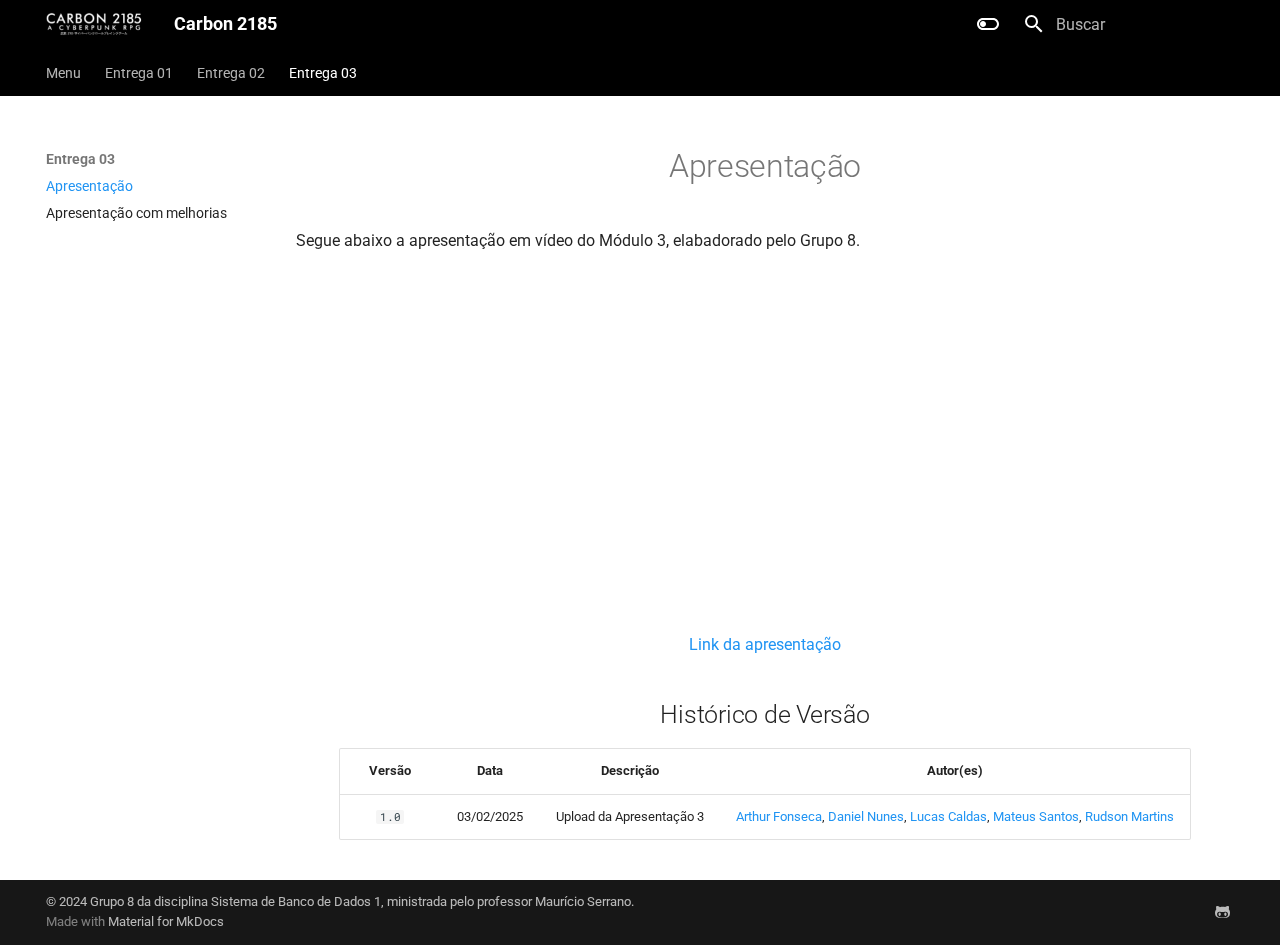
<file: entrega-3/Apresentação/index.html>
<!doctype html>
<html lang="pt" class="no-js">
  <head>
    
      <meta charset="utf-8">
      <meta name="viewport" content="width=device-width,initial-scale=1">
      
      
      
        <link rel="canonical" href="https://sbd1.github.io/2024.2-Carbon-2185/entrega-3/Apresenta%C3%A7%C3%A3o/">
      
      
        <link rel="prev" href="../../entrega-2/DQL/">
      
      
        <link rel="next" href="../Apresenta%C3%A7%C3%A3o2/">
      
      
      <link rel="icon" href="../../img/favicon-16x16.png">
      <meta name="generator" content="mkdocs-1.6.1, mkdocs-material-9.6.4">
    
    
      
        <title>Apresentação - Carbon 2185</title>
      
    
    
      <link rel="stylesheet" href="../../assets/stylesheets/main.8608ea7d.min.css">
      
        
        <link rel="stylesheet" href="../../assets/stylesheets/palette.06af60db.min.css">
      
      


    
    
      
    
    
      
        
        
        <link rel="preconnect" href="https://fonts.gstatic.com" crossorigin>
        <link rel="stylesheet" href="https://fonts.googleapis.com/css?family=Roboto:300,300i,400,400i,700,700i%7CRoboto+Mono:400,400i,700,700i&display=fallback">
        <style>:root{--md-text-font:"Roboto";--md-code-font:"Roboto Mono"}</style>
      
    
    
      <link rel="stylesheet" href="../../css/extra.css">
    
    <script>__md_scope=new URL("../..",location),__md_hash=e=>[...e].reduce(((e,_)=>(e<<5)-e+_.charCodeAt(0)),0),__md_get=(e,_=localStorage,t=__md_scope)=>JSON.parse(_.getItem(t.pathname+"."+e)),__md_set=(e,_,t=localStorage,a=__md_scope)=>{try{t.setItem(a.pathname+"."+e,JSON.stringify(_))}catch(e){}}</script>
    
      

    
    
      
        <meta  property="og:type"  content="website" >
      
        <meta  property="og:title"  content="Apresentação - Carbon 2185" >
      
        <meta  property="og:description"  content="None" >
      
        <meta  property="og:image"  content="https://sbd1.github.io/2024.2-Carbon-2185/assets/images/social/entrega-3/Apresentação.png" >
      
        <meta  property="og:image:type"  content="image/png" >
      
        <meta  property="og:image:width"  content="1200" >
      
        <meta  property="og:image:height"  content="630" >
      
        <meta  property="og:url"  content="https://sbd1.github.io/2024.2-Carbon-2185/entrega-3/Apresenta%C3%A7%C3%A3o/" >
      
        <meta  name="twitter:card"  content="summary_large_image" >
      
        <meta  name="twitter:title"  content="Apresentação - Carbon 2185" >
      
        <meta  name="twitter:description"  content="None" >
      
        <meta  name="twitter:image"  content="https://sbd1.github.io/2024.2-Carbon-2185/assets/images/social/entrega-3/Apresentação.png" >
      
    
    
  </head>
  
  
    
    
      
    
    
    
    
    <body dir="ltr" data-md-color-scheme="default" data-md-color-primary="blue" data-md-color-accent="white">
  
    
    <input class="md-toggle" data-md-toggle="drawer" type="checkbox" id="__drawer" autocomplete="off">
    <input class="md-toggle" data-md-toggle="search" type="checkbox" id="__search" autocomplete="off">
    <label class="md-overlay" for="__drawer"></label>
    <div data-md-component="skip">
      
        
        <a href="#apresentacao" class="md-skip">
          Ir para o conteúdo
        </a>
      
    </div>
    <div data-md-component="announce">
      
    </div>
    
    
      

<header class="md-header" data-md-component="header">
  <nav class="md-header__inner md-grid" aria-label="Cabeçalho">
    <a href="../.." title="Carbon 2185" class="md-header__button md-logo" aria-label="Carbon 2185" data-md-component="logo">
      
  <img src="../../img/carbonlogowhite.png" alt="logo">

    </a>
    <label class="md-header__button md-icon" for="__drawer">
      
      <svg xmlns="http://www.w3.org/2000/svg" viewBox="0 0 24 24"><path d="M3 6h18v2H3zm0 5h18v2H3zm0 5h18v2H3z"/></svg>
    </label>
    <div class="md-header__title" data-md-component="header-title">
      <div class="md-header__ellipsis">
        <div class="md-header__topic">
          <span class="md-ellipsis">
            Carbon 2185
          </span>
        </div>
        <div class="md-header__topic" data-md-component="header-topic">
          <span class="md-ellipsis">
            
              Apresentação
            
          </span>
        </div>
      </div>
    </div>
    
      
        <form class="md-header__option" data-md-component="palette">
  
    
    
    
    <input class="md-option" data-md-color-media="" data-md-color-scheme="default" data-md-color-primary="blue" data-md-color-accent="white"  aria-label="Switch to dark mode"  type="radio" name="__palette" id="__palette_0">
    
      <label class="md-header__button md-icon" title="Switch to dark mode" for="__palette_1" hidden>
        <svg xmlns="http://www.w3.org/2000/svg" viewBox="0 0 24 24"><path d="M17 6H7c-3.31 0-6 2.69-6 6s2.69 6 6 6h10c3.31 0 6-2.69 6-6s-2.69-6-6-6m0 10H7c-2.21 0-4-1.79-4-4s1.79-4 4-4h10c2.21 0 4 1.79 4 4s-1.79 4-4 4M7 9c-1.66 0-3 1.34-3 3s1.34 3 3 3 3-1.34 3-3-1.34-3-3-3"/></svg>
      </label>
    
  
    
    
    
    <input class="md-option" data-md-color-media="" data-md-color-scheme="slate" data-md-color-primary="blue" data-md-color-accent="white"  aria-label="Switch to light mode"  type="radio" name="__palette" id="__palette_1">
    
      <label class="md-header__button md-icon" title="Switch to light mode" for="__palette_0" hidden>
        <svg xmlns="http://www.w3.org/2000/svg" viewBox="0 0 24 24"><path d="M17 7H7a5 5 0 0 0-5 5 5 5 0 0 0 5 5h10a5 5 0 0 0 5-5 5 5 0 0 0-5-5m0 8a3 3 0 0 1-3-3 3 3 0 0 1 3-3 3 3 0 0 1 3 3 3 3 0 0 1-3 3"/></svg>
      </label>
    
  
</form>
      
    
    
      <script>var palette=__md_get("__palette");if(palette&&palette.color){if("(prefers-color-scheme)"===palette.color.media){var media=matchMedia("(prefers-color-scheme: light)"),input=document.querySelector(media.matches?"[data-md-color-media='(prefers-color-scheme: light)']":"[data-md-color-media='(prefers-color-scheme: dark)']");palette.color.media=input.getAttribute("data-md-color-media"),palette.color.scheme=input.getAttribute("data-md-color-scheme"),palette.color.primary=input.getAttribute("data-md-color-primary"),palette.color.accent=input.getAttribute("data-md-color-accent")}for(var[key,value]of Object.entries(palette.color))document.body.setAttribute("data-md-color-"+key,value)}</script>
    
    
    
      <label class="md-header__button md-icon" for="__search">
        
        <svg xmlns="http://www.w3.org/2000/svg" viewBox="0 0 24 24"><path d="M9.5 3A6.5 6.5 0 0 1 16 9.5c0 1.61-.59 3.09-1.56 4.23l.27.27h.79l5 5-1.5 1.5-5-5v-.79l-.27-.27A6.52 6.52 0 0 1 9.5 16 6.5 6.5 0 0 1 3 9.5 6.5 6.5 0 0 1 9.5 3m0 2C7 5 5 7 5 9.5S7 14 9.5 14 14 12 14 9.5 12 5 9.5 5"/></svg>
      </label>
      <div class="md-search" data-md-component="search" role="dialog">
  <label class="md-search__overlay" for="__search"></label>
  <div class="md-search__inner" role="search">
    <form class="md-search__form" name="search">
      <input type="text" class="md-search__input" name="query" aria-label="Buscar" placeholder="Buscar" autocapitalize="off" autocorrect="off" autocomplete="off" spellcheck="false" data-md-component="search-query" required>
      <label class="md-search__icon md-icon" for="__search">
        
        <svg xmlns="http://www.w3.org/2000/svg" viewBox="0 0 24 24"><path d="M9.5 3A6.5 6.5 0 0 1 16 9.5c0 1.61-.59 3.09-1.56 4.23l.27.27h.79l5 5-1.5 1.5-5-5v-.79l-.27-.27A6.52 6.52 0 0 1 9.5 16 6.5 6.5 0 0 1 3 9.5 6.5 6.5 0 0 1 9.5 3m0 2C7 5 5 7 5 9.5S7 14 9.5 14 14 12 14 9.5 12 5 9.5 5"/></svg>
        
        <svg xmlns="http://www.w3.org/2000/svg" viewBox="0 0 24 24"><path d="M20 11v2H8l5.5 5.5-1.42 1.42L4.16 12l7.92-7.92L13.5 5.5 8 11z"/></svg>
      </label>
      <nav class="md-search__options" aria-label="Pesquisar">
        
        <button type="reset" class="md-search__icon md-icon" title="Limpar" aria-label="Limpar" tabindex="-1">
          
          <svg xmlns="http://www.w3.org/2000/svg" viewBox="0 0 24 24"><path d="M19 6.41 17.59 5 12 10.59 6.41 5 5 6.41 10.59 12 5 17.59 6.41 19 12 13.41 17.59 19 19 17.59 13.41 12z"/></svg>
        </button>
      </nav>
      
        <div class="md-search__suggest" data-md-component="search-suggest"></div>
      
    </form>
    <div class="md-search__output">
      <div class="md-search__scrollwrap" tabindex="0" data-md-scrollfix>
        <div class="md-search-result" data-md-component="search-result">
          <div class="md-search-result__meta">
            Inicializando a pesquisa
          </div>
          <ol class="md-search-result__list" role="presentation"></ol>
        </div>
      </div>
    </div>
  </div>
</div>
    
    
  </nav>
  
</header>
    
    <div class="md-container" data-md-component="container">
      
      
        
          
            
<nav class="md-tabs" aria-label="Abas" data-md-component="tabs">
  <div class="md-grid">
    <ul class="md-tabs__list">
      
        
  
  
  
    <li class="md-tabs__item">
      <a href="../.." class="md-tabs__link">
        
  
    
  
  Menu

      </a>
    </li>
  

      
        
  
  
  
    
    
      <li class="md-tabs__item">
        <a href="../../entrega-1/Apresenta%C3%A7%C3%A3o/" class="md-tabs__link">
          
  
  Entrega 01

        </a>
      </li>
    
  

      
        
  
  
  
    
    
      <li class="md-tabs__item">
        <a href="../../entrega-2/Apresenta%C3%A7%C3%A3o/" class="md-tabs__link">
          
  
  Entrega 02

        </a>
      </li>
    
  

      
        
  
  
    
  
  
    
    
      <li class="md-tabs__item md-tabs__item--active">
        <a href="./" class="md-tabs__link">
          
  
  Entrega 03

        </a>
      </li>
    
  

      
    </ul>
  </div>
</nav>
          
        
      
      <main class="md-main" data-md-component="main">
        <div class="md-main__inner md-grid">
          
            
              
              <div class="md-sidebar md-sidebar--primary" data-md-component="sidebar" data-md-type="navigation" >
                <div class="md-sidebar__scrollwrap">
                  <div class="md-sidebar__inner">
                    


  


  

<nav class="md-nav md-nav--primary md-nav--lifted md-nav--integrated" aria-label="Navegação" data-md-level="0">
  <label class="md-nav__title" for="__drawer">
    <a href="../.." title="Carbon 2185" class="md-nav__button md-logo" aria-label="Carbon 2185" data-md-component="logo">
      
  <img src="../../img/carbonlogowhite.png" alt="logo">

    </a>
    Carbon 2185
  </label>
  
  <ul class="md-nav__list" data-md-scrollfix>
    
      
      
  
  
  
  
    <li class="md-nav__item">
      <a href="../.." class="md-nav__link">
        
  
  <span class="md-ellipsis">
    Menu
    
  </span>
  

      </a>
    </li>
  

    
      
      
  
  
  
  
    
    
    
      
      
        
      
    
    
    <li class="md-nav__item md-nav__item--nested">
      
        
        
        <input class="md-nav__toggle md-toggle " type="checkbox" id="__nav_2" >
        
          
          <label class="md-nav__link" for="__nav_2" id="__nav_2_label" tabindex="0">
            
  
  <span class="md-ellipsis">
    Entrega 01
    
  </span>
  

            <span class="md-nav__icon md-icon"></span>
          </label>
        
        <nav class="md-nav" data-md-level="1" aria-labelledby="__nav_2_label" aria-expanded="false">
          <label class="md-nav__title" for="__nav_2">
            <span class="md-nav__icon md-icon"></span>
            Entrega 01
          </label>
          <ul class="md-nav__list" data-md-scrollfix>
            
              
                
  
  
  
  
    <li class="md-nav__item">
      <a href="../../entrega-1/Apresenta%C3%A7%C3%A3o/" class="md-nav__link">
        
  
  <span class="md-ellipsis">
    Apresentação
    
  </span>
  

      </a>
    </li>
  

              
            
              
                
  
  
  
  
    <li class="md-nav__item">
      <a href="../../entrega-1/MER/" class="md-nav__link">
        
  
  <span class="md-ellipsis">
    Modelo Entidade Relacionamento
    
  </span>
  

      </a>
    </li>
  

              
            
              
                
  
  
  
  
    <li class="md-nav__item">
      <a href="../../entrega-1/DER/" class="md-nav__link">
        
  
  <span class="md-ellipsis">
    Diagrama Entidade Relacionamento
    
  </span>
  

      </a>
    </li>
  

              
            
              
                
  
  
  
  
    <li class="md-nav__item">
      <a href="../../entrega-1/ModeloRelacional/" class="md-nav__link">
        
  
  <span class="md-ellipsis">
    Modelo Relacional
    
  </span>
  

      </a>
    </li>
  

              
            
              
                
  
  
  
  
    <li class="md-nav__item">
      <a href="../../entrega-1/DD/" class="md-nav__link">
        
  
  <span class="md-ellipsis">
    Dicionário de Dados
    
  </span>
  

      </a>
    </li>
  

              
            
          </ul>
        </nav>
      
    </li>
  

    
      
      
  
  
  
  
    
    
    
      
      
        
      
    
    
    <li class="md-nav__item md-nav__item--nested">
      
        
        
        <input class="md-nav__toggle md-toggle " type="checkbox" id="__nav_3" >
        
          
          <label class="md-nav__link" for="__nav_3" id="__nav_3_label" tabindex="0">
            
  
  <span class="md-ellipsis">
    Entrega 02
    
  </span>
  

            <span class="md-nav__icon md-icon"></span>
          </label>
        
        <nav class="md-nav" data-md-level="1" aria-labelledby="__nav_3_label" aria-expanded="false">
          <label class="md-nav__title" for="__nav_3">
            <span class="md-nav__icon md-icon"></span>
            Entrega 02
          </label>
          <ul class="md-nav__list" data-md-scrollfix>
            
              
                
  
  
  
  
    <li class="md-nav__item">
      <a href="../../entrega-2/Apresenta%C3%A7%C3%A3o/" class="md-nav__link">
        
  
  <span class="md-ellipsis">
    Apresentação
    
  </span>
  

      </a>
    </li>
  

              
            
              
                
  
  
  
  
    <li class="md-nav__item">
      <a href="../../entrega-2/AlgebraRelacional/" class="md-nav__link">
        
  
  <span class="md-ellipsis">
    Algebra Relacional
    
  </span>
  

      </a>
    </li>
  

              
            
              
                
  
  
  
  
    <li class="md-nav__item">
      <a href="../../entrega-2/Normaliza%C3%A7%C3%A3o/" class="md-nav__link">
        
  
  <span class="md-ellipsis">
    Normalização
    
  </span>
  

      </a>
    </li>
  

              
            
              
                
  
  
  
  
    <li class="md-nav__item">
      <a href="../../entrega-2/DDL/" class="md-nav__link">
        
  
  <span class="md-ellipsis">
    DDL
    
  </span>
  

      </a>
    </li>
  

              
            
              
                
  
  
  
  
    <li class="md-nav__item">
      <a href="../../entrega-2/DML/" class="md-nav__link">
        
  
  <span class="md-ellipsis">
    DML
    
  </span>
  

      </a>
    </li>
  

              
            
              
                
  
  
  
  
    <li class="md-nav__item">
      <a href="../../entrega-2/DQL/" class="md-nav__link">
        
  
  <span class="md-ellipsis">
    DQL
    
  </span>
  

      </a>
    </li>
  

              
            
          </ul>
        </nav>
      
    </li>
  

    
      
      
  
  
    
  
  
  
    
    
    
      
        
        
      
      
        
      
    
    
    <li class="md-nav__item md-nav__item--active md-nav__item--section md-nav__item--nested">
      
        
        
        <input class="md-nav__toggle md-toggle " type="checkbox" id="__nav_4" checked>
        
          
          <label class="md-nav__link" for="__nav_4" id="__nav_4_label" tabindex="">
            
  
  <span class="md-ellipsis">
    Entrega 03
    
  </span>
  

            <span class="md-nav__icon md-icon"></span>
          </label>
        
        <nav class="md-nav" data-md-level="1" aria-labelledby="__nav_4_label" aria-expanded="true">
          <label class="md-nav__title" for="__nav_4">
            <span class="md-nav__icon md-icon"></span>
            Entrega 03
          </label>
          <ul class="md-nav__list" data-md-scrollfix>
            
              
                
  
  
    
  
  
  
    <li class="md-nav__item md-nav__item--active">
      
      <input class="md-nav__toggle md-toggle" type="checkbox" id="__toc">
      
      
        
      
      
      <a href="./" class="md-nav__link md-nav__link--active">
        
  
  <span class="md-ellipsis">
    Apresentação
    
  </span>
  

      </a>
      
    </li>
  

              
            
              
                
  
  
  
  
    <li class="md-nav__item">
      <a href="../Apresenta%C3%A7%C3%A3o2/" class="md-nav__link">
        
  
  <span class="md-ellipsis">
    Apresentação com melhorias
    
  </span>
  

      </a>
    </li>
  

              
            
          </ul>
        </nav>
      
    </li>
  

    
  </ul>
</nav>
                  </div>
                </div>
              </div>
            
            
          
          
            <div class="md-content" data-md-component="content">
              <article class="md-content__inner md-typeset">
                
                  



<h1 id="apresentacao"><center>Apresentação</center></h1>
<p>Segue abaixo a apresentação em vídeo do Módulo 3, elabadorado pelo Grupo 8.</p>
<h1 id="_1"></h1>
<p><center></p>
<iframe width="560" height="315" src="https://www.youtube.com/embed/PX5JlKiFtX8?si=REOecn6ZLA0IWXt5" title="YouTube video player" frameborder="0" allow="accelerometer; autoplay; clipboard-write; encrypted-media; gyroscope; picture-in-picture; web-share" referrerpolicy="strict-origin-when-cross-origin" allowfullscreen></iframe>

<p><a href="https://youtu.be/PX5JlKiFtX8">Link da apresentação</a></p>
<p></center></p>
<p><center></p>
<h2 id="historico-de-versao">Histórico de Versão</h2>
<table>
<thead>
<tr>
<th style="text-align: center;">Versão</th>
<th style="text-align: center;">Data</th>
<th style="text-align: center;">Descrição</th>
<th style="text-align: center;">Autor(es)</th>
</tr>
</thead>
<tbody>
<tr>
<td style="text-align: center;"><code>1.0</code></td>
<td style="text-align: center;">03/02/2025</td>
<td style="text-align: center;">Upload da Apresentação 3</td>
<td style="text-align: center;"><a href="https://github.com/arthrfonsecaa">Arthur Fonseca</a>, <a href="https://github.com/DanNunes777">Daniel Nunes</a>, <a href="https://github.com/lucascaldasb">Lucas Caldas</a>, <a href="https://github.com/14luke08">Mateus Santos</a>, <a href="https://github.com/RudsonMartin">Rudson Martins</a></td>
</tr>
</tbody>
</table>
<p></center></p>







  
  






                
              </article>
            </div>
          
          
  <script>var tabs=__md_get("__tabs");if(Array.isArray(tabs))e:for(var set of document.querySelectorAll(".tabbed-set")){var labels=set.querySelector(".tabbed-labels");for(var tab of tabs)for(var label of labels.getElementsByTagName("label"))if(label.innerText.trim()===tab){var input=document.getElementById(label.htmlFor);input.checked=!0;continue e}}</script>

<script>var target=document.getElementById(location.hash.slice(1));target&&target.name&&(target.checked=target.name.startsWith("__tabbed_"))</script>
        </div>
        
          <button type="button" class="md-top md-icon" data-md-component="top" hidden>
  
  <svg xmlns="http://www.w3.org/2000/svg" viewBox="0 0 24 24"><path d="M13 20h-2V8l-5.5 5.5-1.42-1.42L12 4.16l7.92 7.92-1.42 1.42L13 8z"/></svg>
  Voltar ao topo
</button>
        
      </main>
      
        <footer class="md-footer">
  
  <div class="md-footer-meta md-typeset">
    <div class="md-footer-meta__inner md-grid">
      <div class="md-copyright">
  
    <div class="md-copyright__highlight">
      &copy; 2024 <a href="https://github.com/SBD1/2024.2-Carbon-2185"  target="_blank" rel="noopener">Grupo 8 da disciplina Sistema de Banco de Dados 1, ministrada pelo professor Maurício Serrano.</a>

    </div>
  
  
    Made with
    <a href="https://squidfunk.github.io/mkdocs-material/" target="_blank" rel="noopener">
      Material for MkDocs
    </a>
  
</div>
      
        <div class="md-social">
  
    
    
    
    
      
      
    
    <a href="https://github.com/SBD1/2024.2-Carbon-2185" target="_blank" rel="noopener" title="github.com" class="md-social__link">
      <svg xmlns="http://www.w3.org/2000/svg" viewBox="0 0 480 512"><!--! Font Awesome Free 6.7.2 by @fontawesome - https://fontawesome.com License - https://fontawesome.com/license/free (Icons: CC BY 4.0, Fonts: SIL OFL 1.1, Code: MIT License) Copyright 2024 Fonticons, Inc.--><path d="M186.1 328.7c0 20.9-10.9 55.1-36.7 55.1s-36.7-34.2-36.7-55.1 10.9-55.1 36.7-55.1 36.7 34.2 36.7 55.1M480 278.2c0 31.9-3.2 65.7-17.5 95-37.9 76.6-142.1 74.8-216.7 74.8-75.8 0-186.2 2.7-225.6-74.8-14.6-29-20.2-63.1-20.2-95 0-41.9 13.9-81.5 41.5-113.6-5.2-15.8-7.7-32.4-7.7-48.8 0-21.5 4.9-32.3 14.6-51.8 45.3 0 74.3 9 108.8 36 29-6.9 58.8-10 88.7-10 27 0 54.2 2.9 80.4 9.2 34-26.7 63-35.2 107.8-35.2 9.8 19.5 14.6 30.3 14.6 51.8 0 16.4-2.6 32.7-7.7 48.2 27.5 32.4 39 72.3 39 114.2m-64.3 50.5c0-43.9-26.7-82.6-73.5-82.6-18.9 0-37 3.4-56 6-14.9 2.3-29.8 3.2-45.1 3.2-15.2 0-30.1-.9-45.1-3.2-18.7-2.6-37-6-56-6-46.8 0-73.5 38.7-73.5 82.6 0 87.8 80.4 101.3 150.4 101.3h48.2c70.3 0 150.6-13.4 150.6-101.3m-82.6-55.1c-25.8 0-36.7 34.2-36.7 55.1s10.9 55.1 36.7 55.1 36.7-34.2 36.7-55.1-10.9-55.1-36.7-55.1"/></svg>
    </a>
  
</div>
      
    </div>
  </div>
</footer>
      
    </div>
    <div class="md-dialog" data-md-component="dialog">
      <div class="md-dialog__inner md-typeset"></div>
    </div>
    
    
    <script id="__config" type="application/json">{"base": "../..", "features": ["navigation.tabs", "navigation.sections", "toc.integrate", "navigation.top", "search.suggest", "search.highlight", "content.tabs.link", "content.code.annotation", "content.code.copy"], "search": "../../assets/javascripts/workers/search.f8cc74c7.min.js", "translations": {"clipboard.copied": "Copiado para \u00e1rea de transfer\u00eancia", "clipboard.copy": "Copiar para \u00e1rea de transfer\u00eancia", "search.result.more.one": "Mais 1 nesta p\u00e1gina", "search.result.more.other": "Mais # nesta p\u00e1gina", "search.result.none": "Nenhum resultado encontrado", "search.result.one": "1 resultado encontrado", "search.result.other": "# resultados encontrados", "search.result.placeholder": "Digite para iniciar a busca", "search.result.term.missing": "Ausente", "select.version": "Selecione a vers\u00e3o"}}</script>
    
    
      <script src="../../assets/javascripts/bundle.f1b6f286.min.js"></script>
      
    
  </body>
</html>
</file>
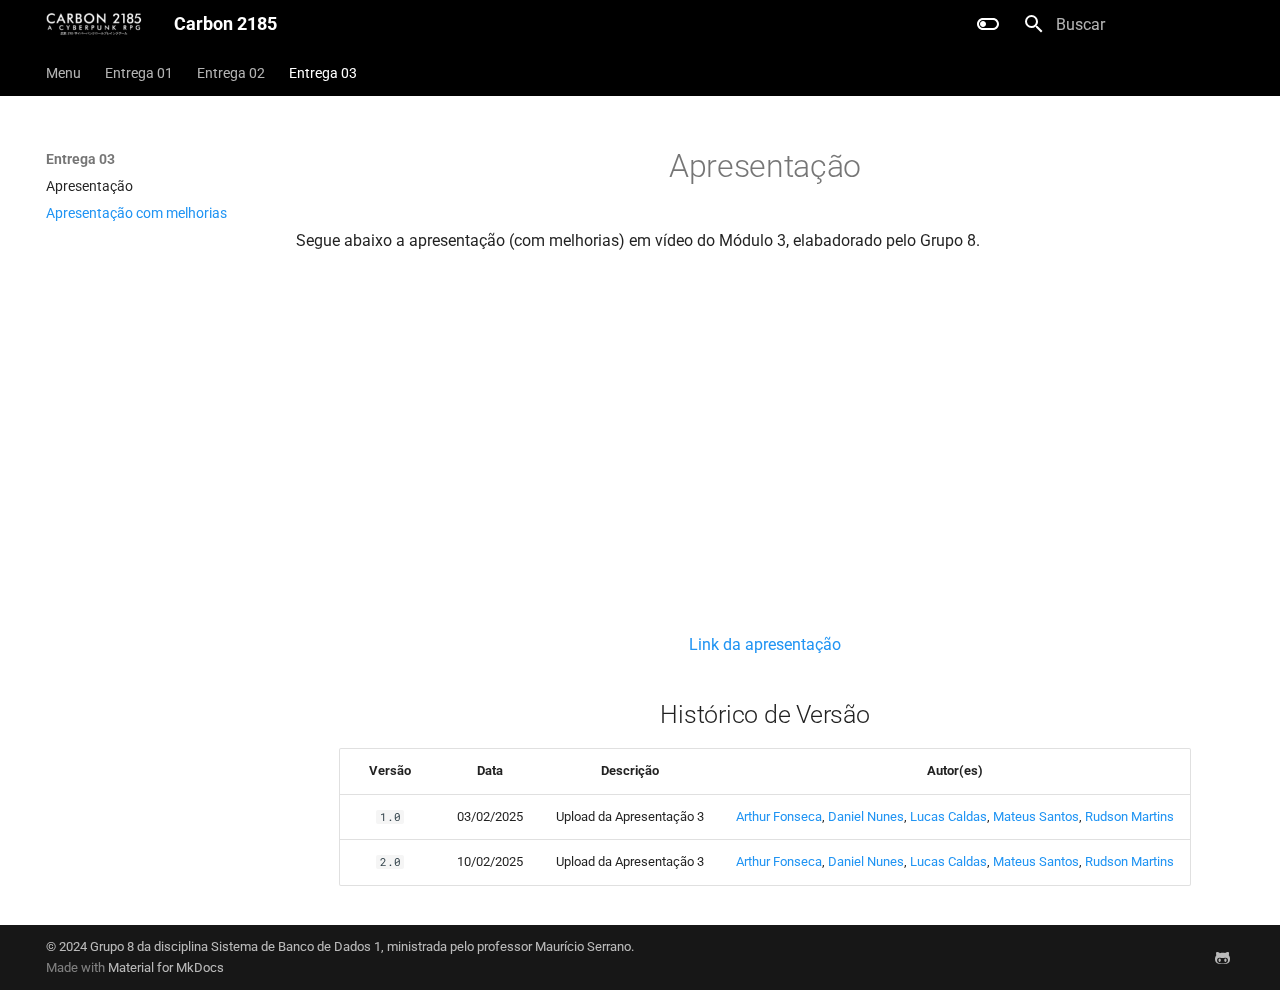
<file: entrega-3/Apresentação2/index.html>
<!doctype html>
<html lang="pt" class="no-js">
  <head>
    
      <meta charset="utf-8">
      <meta name="viewport" content="width=device-width,initial-scale=1">
      
      
      
        <link rel="canonical" href="https://sbd1.github.io/2024.2-Carbon-2185/entrega-3/Apresenta%C3%A7%C3%A3o2/">
      
      
        <link rel="prev" href="../Apresenta%C3%A7%C3%A3o/">
      
      
      
      <link rel="icon" href="../../img/favicon-16x16.png">
      <meta name="generator" content="mkdocs-1.6.1, mkdocs-material-9.6.4">
    
    
      
        <title>Apresentação com melhorias - Carbon 2185</title>
      
    
    
      <link rel="stylesheet" href="../../assets/stylesheets/main.8608ea7d.min.css">
      
        
        <link rel="stylesheet" href="../../assets/stylesheets/palette.06af60db.min.css">
      
      


    
    
      
    
    
      
        
        
        <link rel="preconnect" href="https://fonts.gstatic.com" crossorigin>
        <link rel="stylesheet" href="https://fonts.googleapis.com/css?family=Roboto:300,300i,400,400i,700,700i%7CRoboto+Mono:400,400i,700,700i&display=fallback">
        <style>:root{--md-text-font:"Roboto";--md-code-font:"Roboto Mono"}</style>
      
    
    
      <link rel="stylesheet" href="../../css/extra.css">
    
    <script>__md_scope=new URL("../..",location),__md_hash=e=>[...e].reduce(((e,_)=>(e<<5)-e+_.charCodeAt(0)),0),__md_get=(e,_=localStorage,t=__md_scope)=>JSON.parse(_.getItem(t.pathname+"."+e)),__md_set=(e,_,t=localStorage,a=__md_scope)=>{try{t.setItem(a.pathname+"."+e,JSON.stringify(_))}catch(e){}}</script>
    
      

    
    
      
        <meta  property="og:type"  content="website" >
      
        <meta  property="og:title"  content="Apresentação com melhorias - Carbon 2185" >
      
        <meta  property="og:description"  content="None" >
      
        <meta  property="og:image"  content="https://sbd1.github.io/2024.2-Carbon-2185/assets/images/social/entrega-3/Apresentação2.png" >
      
        <meta  property="og:image:type"  content="image/png" >
      
        <meta  property="og:image:width"  content="1200" >
      
        <meta  property="og:image:height"  content="630" >
      
        <meta  property="og:url"  content="https://sbd1.github.io/2024.2-Carbon-2185/entrega-3/Apresenta%C3%A7%C3%A3o2/" >
      
        <meta  name="twitter:card"  content="summary_large_image" >
      
        <meta  name="twitter:title"  content="Apresentação com melhorias - Carbon 2185" >
      
        <meta  name="twitter:description"  content="None" >
      
        <meta  name="twitter:image"  content="https://sbd1.github.io/2024.2-Carbon-2185/assets/images/social/entrega-3/Apresentação2.png" >
      
    
    
  </head>
  
  
    
    
      
    
    
    
    
    <body dir="ltr" data-md-color-scheme="default" data-md-color-primary="blue" data-md-color-accent="white">
  
    
    <input class="md-toggle" data-md-toggle="drawer" type="checkbox" id="__drawer" autocomplete="off">
    <input class="md-toggle" data-md-toggle="search" type="checkbox" id="__search" autocomplete="off">
    <label class="md-overlay" for="__drawer"></label>
    <div data-md-component="skip">
      
        
        <a href="#apresentacao" class="md-skip">
          Ir para o conteúdo
        </a>
      
    </div>
    <div data-md-component="announce">
      
    </div>
    
    
      

<header class="md-header" data-md-component="header">
  <nav class="md-header__inner md-grid" aria-label="Cabeçalho">
    <a href="../.." title="Carbon 2185" class="md-header__button md-logo" aria-label="Carbon 2185" data-md-component="logo">
      
  <img src="../../img/carbonlogowhite.png" alt="logo">

    </a>
    <label class="md-header__button md-icon" for="__drawer">
      
      <svg xmlns="http://www.w3.org/2000/svg" viewBox="0 0 24 24"><path d="M3 6h18v2H3zm0 5h18v2H3zm0 5h18v2H3z"/></svg>
    </label>
    <div class="md-header__title" data-md-component="header-title">
      <div class="md-header__ellipsis">
        <div class="md-header__topic">
          <span class="md-ellipsis">
            Carbon 2185
          </span>
        </div>
        <div class="md-header__topic" data-md-component="header-topic">
          <span class="md-ellipsis">
            
              Apresentação com melhorias
            
          </span>
        </div>
      </div>
    </div>
    
      
        <form class="md-header__option" data-md-component="palette">
  
    
    
    
    <input class="md-option" data-md-color-media="" data-md-color-scheme="default" data-md-color-primary="blue" data-md-color-accent="white"  aria-label="Switch to dark mode"  type="radio" name="__palette" id="__palette_0">
    
      <label class="md-header__button md-icon" title="Switch to dark mode" for="__palette_1" hidden>
        <svg xmlns="http://www.w3.org/2000/svg" viewBox="0 0 24 24"><path d="M17 6H7c-3.31 0-6 2.69-6 6s2.69 6 6 6h10c3.31 0 6-2.69 6-6s-2.69-6-6-6m0 10H7c-2.21 0-4-1.79-4-4s1.79-4 4-4h10c2.21 0 4 1.79 4 4s-1.79 4-4 4M7 9c-1.66 0-3 1.34-3 3s1.34 3 3 3 3-1.34 3-3-1.34-3-3-3"/></svg>
      </label>
    
  
    
    
    
    <input class="md-option" data-md-color-media="" data-md-color-scheme="slate" data-md-color-primary="blue" data-md-color-accent="white"  aria-label="Switch to light mode"  type="radio" name="__palette" id="__palette_1">
    
      <label class="md-header__button md-icon" title="Switch to light mode" for="__palette_0" hidden>
        <svg xmlns="http://www.w3.org/2000/svg" viewBox="0 0 24 24"><path d="M17 7H7a5 5 0 0 0-5 5 5 5 0 0 0 5 5h10a5 5 0 0 0 5-5 5 5 0 0 0-5-5m0 8a3 3 0 0 1-3-3 3 3 0 0 1 3-3 3 3 0 0 1 3 3 3 3 0 0 1-3 3"/></svg>
      </label>
    
  
</form>
      
    
    
      <script>var palette=__md_get("__palette");if(palette&&palette.color){if("(prefers-color-scheme)"===palette.color.media){var media=matchMedia("(prefers-color-scheme: light)"),input=document.querySelector(media.matches?"[data-md-color-media='(prefers-color-scheme: light)']":"[data-md-color-media='(prefers-color-scheme: dark)']");palette.color.media=input.getAttribute("data-md-color-media"),palette.color.scheme=input.getAttribute("data-md-color-scheme"),palette.color.primary=input.getAttribute("data-md-color-primary"),palette.color.accent=input.getAttribute("data-md-color-accent")}for(var[key,value]of Object.entries(palette.color))document.body.setAttribute("data-md-color-"+key,value)}</script>
    
    
    
      <label class="md-header__button md-icon" for="__search">
        
        <svg xmlns="http://www.w3.org/2000/svg" viewBox="0 0 24 24"><path d="M9.5 3A6.5 6.5 0 0 1 16 9.5c0 1.61-.59 3.09-1.56 4.23l.27.27h.79l5 5-1.5 1.5-5-5v-.79l-.27-.27A6.52 6.52 0 0 1 9.5 16 6.5 6.5 0 0 1 3 9.5 6.5 6.5 0 0 1 9.5 3m0 2C7 5 5 7 5 9.5S7 14 9.5 14 14 12 14 9.5 12 5 9.5 5"/></svg>
      </label>
      <div class="md-search" data-md-component="search" role="dialog">
  <label class="md-search__overlay" for="__search"></label>
  <div class="md-search__inner" role="search">
    <form class="md-search__form" name="search">
      <input type="text" class="md-search__input" name="query" aria-label="Buscar" placeholder="Buscar" autocapitalize="off" autocorrect="off" autocomplete="off" spellcheck="false" data-md-component="search-query" required>
      <label class="md-search__icon md-icon" for="__search">
        
        <svg xmlns="http://www.w3.org/2000/svg" viewBox="0 0 24 24"><path d="M9.5 3A6.5 6.5 0 0 1 16 9.5c0 1.61-.59 3.09-1.56 4.23l.27.27h.79l5 5-1.5 1.5-5-5v-.79l-.27-.27A6.52 6.52 0 0 1 9.5 16 6.5 6.5 0 0 1 3 9.5 6.5 6.5 0 0 1 9.5 3m0 2C7 5 5 7 5 9.5S7 14 9.5 14 14 12 14 9.5 12 5 9.5 5"/></svg>
        
        <svg xmlns="http://www.w3.org/2000/svg" viewBox="0 0 24 24"><path d="M20 11v2H8l5.5 5.5-1.42 1.42L4.16 12l7.92-7.92L13.5 5.5 8 11z"/></svg>
      </label>
      <nav class="md-search__options" aria-label="Pesquisar">
        
        <button type="reset" class="md-search__icon md-icon" title="Limpar" aria-label="Limpar" tabindex="-1">
          
          <svg xmlns="http://www.w3.org/2000/svg" viewBox="0 0 24 24"><path d="M19 6.41 17.59 5 12 10.59 6.41 5 5 6.41 10.59 12 5 17.59 6.41 19 12 13.41 17.59 19 19 17.59 13.41 12z"/></svg>
        </button>
      </nav>
      
        <div class="md-search__suggest" data-md-component="search-suggest"></div>
      
    </form>
    <div class="md-search__output">
      <div class="md-search__scrollwrap" tabindex="0" data-md-scrollfix>
        <div class="md-search-result" data-md-component="search-result">
          <div class="md-search-result__meta">
            Inicializando a pesquisa
          </div>
          <ol class="md-search-result__list" role="presentation"></ol>
        </div>
      </div>
    </div>
  </div>
</div>
    
    
  </nav>
  
</header>
    
    <div class="md-container" data-md-component="container">
      
      
        
          
            
<nav class="md-tabs" aria-label="Abas" data-md-component="tabs">
  <div class="md-grid">
    <ul class="md-tabs__list">
      
        
  
  
  
    <li class="md-tabs__item">
      <a href="../.." class="md-tabs__link">
        
  
    
  
  Menu

      </a>
    </li>
  

      
        
  
  
  
    
    
      <li class="md-tabs__item">
        <a href="../../entrega-1/Apresenta%C3%A7%C3%A3o/" class="md-tabs__link">
          
  
  Entrega 01

        </a>
      </li>
    
  

      
        
  
  
  
    
    
      <li class="md-tabs__item">
        <a href="../../entrega-2/Apresenta%C3%A7%C3%A3o/" class="md-tabs__link">
          
  
  Entrega 02

        </a>
      </li>
    
  

      
        
  
  
    
  
  
    
    
      <li class="md-tabs__item md-tabs__item--active">
        <a href="../Apresenta%C3%A7%C3%A3o/" class="md-tabs__link">
          
  
  Entrega 03

        </a>
      </li>
    
  

      
    </ul>
  </div>
</nav>
          
        
      
      <main class="md-main" data-md-component="main">
        <div class="md-main__inner md-grid">
          
            
              
              <div class="md-sidebar md-sidebar--primary" data-md-component="sidebar" data-md-type="navigation" >
                <div class="md-sidebar__scrollwrap">
                  <div class="md-sidebar__inner">
                    


  


  

<nav class="md-nav md-nav--primary md-nav--lifted md-nav--integrated" aria-label="Navegação" data-md-level="0">
  <label class="md-nav__title" for="__drawer">
    <a href="../.." title="Carbon 2185" class="md-nav__button md-logo" aria-label="Carbon 2185" data-md-component="logo">
      
  <img src="../../img/carbonlogowhite.png" alt="logo">

    </a>
    Carbon 2185
  </label>
  
  <ul class="md-nav__list" data-md-scrollfix>
    
      
      
  
  
  
  
    <li class="md-nav__item">
      <a href="../.." class="md-nav__link">
        
  
  <span class="md-ellipsis">
    Menu
    
  </span>
  

      </a>
    </li>
  

    
      
      
  
  
  
  
    
    
    
      
      
        
      
    
    
    <li class="md-nav__item md-nav__item--nested">
      
        
        
        <input class="md-nav__toggle md-toggle " type="checkbox" id="__nav_2" >
        
          
          <label class="md-nav__link" for="__nav_2" id="__nav_2_label" tabindex="0">
            
  
  <span class="md-ellipsis">
    Entrega 01
    
  </span>
  

            <span class="md-nav__icon md-icon"></span>
          </label>
        
        <nav class="md-nav" data-md-level="1" aria-labelledby="__nav_2_label" aria-expanded="false">
          <label class="md-nav__title" for="__nav_2">
            <span class="md-nav__icon md-icon"></span>
            Entrega 01
          </label>
          <ul class="md-nav__list" data-md-scrollfix>
            
              
                
  
  
  
  
    <li class="md-nav__item">
      <a href="../../entrega-1/Apresenta%C3%A7%C3%A3o/" class="md-nav__link">
        
  
  <span class="md-ellipsis">
    Apresentação
    
  </span>
  

      </a>
    </li>
  

              
            
              
                
  
  
  
  
    <li class="md-nav__item">
      <a href="../../entrega-1/MER/" class="md-nav__link">
        
  
  <span class="md-ellipsis">
    Modelo Entidade Relacionamento
    
  </span>
  

      </a>
    </li>
  

              
            
              
                
  
  
  
  
    <li class="md-nav__item">
      <a href="../../entrega-1/DER/" class="md-nav__link">
        
  
  <span class="md-ellipsis">
    Diagrama Entidade Relacionamento
    
  </span>
  

      </a>
    </li>
  

              
            
              
                
  
  
  
  
    <li class="md-nav__item">
      <a href="../../entrega-1/ModeloRelacional/" class="md-nav__link">
        
  
  <span class="md-ellipsis">
    Modelo Relacional
    
  </span>
  

      </a>
    </li>
  

              
            
              
                
  
  
  
  
    <li class="md-nav__item">
      <a href="../../entrega-1/DD/" class="md-nav__link">
        
  
  <span class="md-ellipsis">
    Dicionário de Dados
    
  </span>
  

      </a>
    </li>
  

              
            
          </ul>
        </nav>
      
    </li>
  

    
      
      
  
  
  
  
    
    
    
      
      
        
      
    
    
    <li class="md-nav__item md-nav__item--nested">
      
        
        
        <input class="md-nav__toggle md-toggle " type="checkbox" id="__nav_3" >
        
          
          <label class="md-nav__link" for="__nav_3" id="__nav_3_label" tabindex="0">
            
  
  <span class="md-ellipsis">
    Entrega 02
    
  </span>
  

            <span class="md-nav__icon md-icon"></span>
          </label>
        
        <nav class="md-nav" data-md-level="1" aria-labelledby="__nav_3_label" aria-expanded="false">
          <label class="md-nav__title" for="__nav_3">
            <span class="md-nav__icon md-icon"></span>
            Entrega 02
          </label>
          <ul class="md-nav__list" data-md-scrollfix>
            
              
                
  
  
  
  
    <li class="md-nav__item">
      <a href="../../entrega-2/Apresenta%C3%A7%C3%A3o/" class="md-nav__link">
        
  
  <span class="md-ellipsis">
    Apresentação
    
  </span>
  

      </a>
    </li>
  

              
            
              
                
  
  
  
  
    <li class="md-nav__item">
      <a href="../../entrega-2/AlgebraRelacional/" class="md-nav__link">
        
  
  <span class="md-ellipsis">
    Algebra Relacional
    
  </span>
  

      </a>
    </li>
  

              
            
              
                
  
  
  
  
    <li class="md-nav__item">
      <a href="../../entrega-2/Normaliza%C3%A7%C3%A3o/" class="md-nav__link">
        
  
  <span class="md-ellipsis">
    Normalização
    
  </span>
  

      </a>
    </li>
  

              
            
              
                
  
  
  
  
    <li class="md-nav__item">
      <a href="../../entrega-2/DDL/" class="md-nav__link">
        
  
  <span class="md-ellipsis">
    DDL
    
  </span>
  

      </a>
    </li>
  

              
            
              
                
  
  
  
  
    <li class="md-nav__item">
      <a href="../../entrega-2/DML/" class="md-nav__link">
        
  
  <span class="md-ellipsis">
    DML
    
  </span>
  

      </a>
    </li>
  

              
            
              
                
  
  
  
  
    <li class="md-nav__item">
      <a href="../../entrega-2/DQL/" class="md-nav__link">
        
  
  <span class="md-ellipsis">
    DQL
    
  </span>
  

      </a>
    </li>
  

              
            
          </ul>
        </nav>
      
    </li>
  

    
      
      
  
  
    
  
  
  
    
    
    
      
        
        
      
      
        
      
    
    
    <li class="md-nav__item md-nav__item--active md-nav__item--section md-nav__item--nested">
      
        
        
        <input class="md-nav__toggle md-toggle " type="checkbox" id="__nav_4" checked>
        
          
          <label class="md-nav__link" for="__nav_4" id="__nav_4_label" tabindex="">
            
  
  <span class="md-ellipsis">
    Entrega 03
    
  </span>
  

            <span class="md-nav__icon md-icon"></span>
          </label>
        
        <nav class="md-nav" data-md-level="1" aria-labelledby="__nav_4_label" aria-expanded="true">
          <label class="md-nav__title" for="__nav_4">
            <span class="md-nav__icon md-icon"></span>
            Entrega 03
          </label>
          <ul class="md-nav__list" data-md-scrollfix>
            
              
                
  
  
  
  
    <li class="md-nav__item">
      <a href="../Apresenta%C3%A7%C3%A3o/" class="md-nav__link">
        
  
  <span class="md-ellipsis">
    Apresentação
    
  </span>
  

      </a>
    </li>
  

              
            
              
                
  
  
    
  
  
  
    <li class="md-nav__item md-nav__item--active">
      
      <input class="md-nav__toggle md-toggle" type="checkbox" id="__toc">
      
      
        
      
      
      <a href="./" class="md-nav__link md-nav__link--active">
        
  
  <span class="md-ellipsis">
    Apresentação com melhorias
    
  </span>
  

      </a>
      
    </li>
  

              
            
          </ul>
        </nav>
      
    </li>
  

    
  </ul>
</nav>
                  </div>
                </div>
              </div>
            
            
          
          
            <div class="md-content" data-md-component="content">
              <article class="md-content__inner md-typeset">
                
                  



<h1 id="apresentacao"><center>Apresentação</center></h1>
<p>Segue abaixo a apresentação (com melhorias) em vídeo do Módulo 3, elabadorado pelo Grupo 8.</p>
<h1 id="_1"></h1>
<p><center></p>
<iframe width="560" height="315" src="https://www.youtube.com/embed/tLyiEAvz6Z4?si=-5xj0D7K_FrMAk7j" title="YouTube video player" frameborder="0" allow="accelerometer; autoplay; clipboard-write; encrypted-media; gyroscope; picture-in-picture; web-share" referrerpolicy="strict-origin-when-cross-origin" allowfullscreen></iframe>

<p><a href="https://www.youtube.com/watch?v=tLyiEAvz6Z4">Link da apresentação</a></p>
<p></center></p>
<p><center></p>
<h2 id="historico-de-versao">Histórico de Versão</h2>
<table>
<thead>
<tr>
<th style="text-align: center;">Versão</th>
<th style="text-align: center;">Data</th>
<th style="text-align: center;">Descrição</th>
<th style="text-align: center;">Autor(es)</th>
</tr>
</thead>
<tbody>
<tr>
<td style="text-align: center;"><code>1.0</code></td>
<td style="text-align: center;">03/02/2025</td>
<td style="text-align: center;">Upload da Apresentação 3</td>
<td style="text-align: center;"><a href="https://github.com/arthrfonsecaa">Arthur Fonseca</a>, <a href="https://github.com/DanNunes777">Daniel Nunes</a>, <a href="https://github.com/lucascaldasb">Lucas Caldas</a>, <a href="https://github.com/14luke08">Mateus Santos</a>, <a href="https://github.com/RudsonMartin">Rudson Martins</a></td>
</tr>
<tr>
<td style="text-align: center;"><code>2.0</code></td>
<td style="text-align: center;">10/02/2025</td>
<td style="text-align: center;">Upload da Apresentação 3</td>
<td style="text-align: center;"><a href="https://github.com/arthrfonsecaa">Arthur Fonseca</a>, <a href="https://github.com/DanNunes777">Daniel Nunes</a>, <a href="https://github.com/lucascaldasb">Lucas Caldas</a>, <a href="https://github.com/14luke08">Mateus Santos</a>, <a href="https://github.com/RudsonMartin">Rudson Martins</a></td>
</tr>
</tbody>
</table>
<p></center></p>







  
  






                
              </article>
            </div>
          
          
  <script>var tabs=__md_get("__tabs");if(Array.isArray(tabs))e:for(var set of document.querySelectorAll(".tabbed-set")){var labels=set.querySelector(".tabbed-labels");for(var tab of tabs)for(var label of labels.getElementsByTagName("label"))if(label.innerText.trim()===tab){var input=document.getElementById(label.htmlFor);input.checked=!0;continue e}}</script>

<script>var target=document.getElementById(location.hash.slice(1));target&&target.name&&(target.checked=target.name.startsWith("__tabbed_"))</script>
        </div>
        
          <button type="button" class="md-top md-icon" data-md-component="top" hidden>
  
  <svg xmlns="http://www.w3.org/2000/svg" viewBox="0 0 24 24"><path d="M13 20h-2V8l-5.5 5.5-1.42-1.42L12 4.16l7.92 7.92-1.42 1.42L13 8z"/></svg>
  Voltar ao topo
</button>
        
      </main>
      
        <footer class="md-footer">
  
  <div class="md-footer-meta md-typeset">
    <div class="md-footer-meta__inner md-grid">
      <div class="md-copyright">
  
    <div class="md-copyright__highlight">
      &copy; 2024 <a href="https://github.com/SBD1/2024.2-Carbon-2185"  target="_blank" rel="noopener">Grupo 8 da disciplina Sistema de Banco de Dados 1, ministrada pelo professor Maurício Serrano.</a>

    </div>
  
  
    Made with
    <a href="https://squidfunk.github.io/mkdocs-material/" target="_blank" rel="noopener">
      Material for MkDocs
    </a>
  
</div>
      
        <div class="md-social">
  
    
    
    
    
      
      
    
    <a href="https://github.com/SBD1/2024.2-Carbon-2185" target="_blank" rel="noopener" title="github.com" class="md-social__link">
      <svg xmlns="http://www.w3.org/2000/svg" viewBox="0 0 480 512"><!--! Font Awesome Free 6.7.2 by @fontawesome - https://fontawesome.com License - https://fontawesome.com/license/free (Icons: CC BY 4.0, Fonts: SIL OFL 1.1, Code: MIT License) Copyright 2024 Fonticons, Inc.--><path d="M186.1 328.7c0 20.9-10.9 55.1-36.7 55.1s-36.7-34.2-36.7-55.1 10.9-55.1 36.7-55.1 36.7 34.2 36.7 55.1M480 278.2c0 31.9-3.2 65.7-17.5 95-37.9 76.6-142.1 74.8-216.7 74.8-75.8 0-186.2 2.7-225.6-74.8-14.6-29-20.2-63.1-20.2-95 0-41.9 13.9-81.5 41.5-113.6-5.2-15.8-7.7-32.4-7.7-48.8 0-21.5 4.9-32.3 14.6-51.8 45.3 0 74.3 9 108.8 36 29-6.9 58.8-10 88.7-10 27 0 54.2 2.9 80.4 9.2 34-26.7 63-35.2 107.8-35.2 9.8 19.5 14.6 30.3 14.6 51.8 0 16.4-2.6 32.7-7.7 48.2 27.5 32.4 39 72.3 39 114.2m-64.3 50.5c0-43.9-26.7-82.6-73.5-82.6-18.9 0-37 3.4-56 6-14.9 2.3-29.8 3.2-45.1 3.2-15.2 0-30.1-.9-45.1-3.2-18.7-2.6-37-6-56-6-46.8 0-73.5 38.7-73.5 82.6 0 87.8 80.4 101.3 150.4 101.3h48.2c70.3 0 150.6-13.4 150.6-101.3m-82.6-55.1c-25.8 0-36.7 34.2-36.7 55.1s10.9 55.1 36.7 55.1 36.7-34.2 36.7-55.1-10.9-55.1-36.7-55.1"/></svg>
    </a>
  
</div>
      
    </div>
  </div>
</footer>
      
    </div>
    <div class="md-dialog" data-md-component="dialog">
      <div class="md-dialog__inner md-typeset"></div>
    </div>
    
    
    <script id="__config" type="application/json">{"base": "../..", "features": ["navigation.tabs", "navigation.sections", "toc.integrate", "navigation.top", "search.suggest", "search.highlight", "content.tabs.link", "content.code.annotation", "content.code.copy"], "search": "../../assets/javascripts/workers/search.f8cc74c7.min.js", "translations": {"clipboard.copied": "Copiado para \u00e1rea de transfer\u00eancia", "clipboard.copy": "Copiar para \u00e1rea de transfer\u00eancia", "search.result.more.one": "Mais 1 nesta p\u00e1gina", "search.result.more.other": "Mais # nesta p\u00e1gina", "search.result.none": "Nenhum resultado encontrado", "search.result.one": "1 resultado encontrado", "search.result.other": "# resultados encontrados", "search.result.placeholder": "Digite para iniciar a busca", "search.result.term.missing": "Ausente", "select.version": "Selecione a vers\u00e3o"}}</script>
    
    
      <script src="../../assets/javascripts/bundle.f1b6f286.min.js"></script>
      
    
  </body>
</html>
</file>
<file: css/extra.css>
/* Aplica justificação global ao conteúdo principal */
.md-content {
    text-align: justify;
}

/* Muda o fundo do header para preto */
.md-header {
    background-color: #000 !important;
}

/* Opcional: altera a cor do texto para melhorar o contraste */
.md-header a {
    color: #fff !important;
}

/* Muda o fundo da barra de navegação */
.md-tabs {
    background-color: #000 !important; /* Preto */
}

/* Opcional: altera a cor do texto dos itens da barra */
.md-tabs a {
    color: #fff !important; /* Branco */
}

/* Opcional: altera a cor do texto do item ativo */
.md-tabs .md-tab--active a {
    color: #ffcc00 !important; /* Amarelo */
    font-weight: bold; /* Destacar o item ativo */
}

/* Opcional: remover borda ou alterar estilo */
.md-tabs {
    border-bottom: none !important;
}


.highlighted-text {
/* Altere a cor conforme necessário */
    font-weight: bold; /* Deixa o texto eX'm negrito */
}

/* CSS para rolagem horizontal em tabelas e código */
.md-typeset table {
    display: block;
    overflow-x: auto;
    white-space: nowrap;
}

.md-typeset pre {
    overflow-x: auto;
}
</file>
<file: assets/stylesheets/main.8608ea7d.min.css>
@charset "UTF-8";html{-webkit-text-size-adjust:none;-moz-text-size-adjust:none;text-size-adjust:none;box-sizing:border-box}*,:after,:before{box-sizing:inherit}@media (prefers-reduced-motion){*,:after,:before{transition:none!important}}body{margin:0}a,button,input,label{-webkit-tap-highlight-color:transparent}a{color:inherit;text-decoration:none}hr{border:0;box-sizing:initial;display:block;height:.05rem;overflow:visible;padding:0}small{font-size:80%}sub,sup{line-height:1em}img{border-style:none}table{border-collapse:initial;border-spacing:0}td,th{font-weight:400;vertical-align:top}button{background:#0000;border:0;font-family:inherit;font-size:inherit;margin:0;padding:0}input{border:0;outline:none}:root{--md-primary-fg-color:#4051b5;--md-primary-fg-color--light:#5d6cc0;--md-primary-fg-color--dark:#303fa1;--md-primary-bg-color:#fff;--md-primary-bg-color--light:#ffffffb3;--md-accent-fg-color:#526cfe;--md-accent-fg-color--transparent:#526cfe1a;--md-accent-bg-color:#fff;--md-accent-bg-color--light:#ffffffb3}[data-md-color-scheme=default]{color-scheme:light}[data-md-color-scheme=default] img[src$="#gh-dark-mode-only"],[data-md-color-scheme=default] img[src$="#only-dark"]{display:none}:root,[data-md-color-scheme=default]{--md-hue:225deg;--md-default-fg-color:#000000de;--md-default-fg-color--light:#0000008a;--md-default-fg-color--lighter:#00000052;--md-default-fg-color--lightest:#00000012;--md-default-bg-color:#fff;--md-default-bg-color--light:#ffffffb3;--md-default-bg-color--lighter:#ffffff4d;--md-default-bg-color--lightest:#ffffff1f;--md-code-fg-color:#36464e;--md-code-bg-color:#f5f5f5;--md-code-hl-color:#4287ff;--md-code-hl-color--light:#4287ff1a;--md-code-hl-number-color:#d52a2a;--md-code-hl-special-color:#db1457;--md-code-hl-function-color:#a846b9;--md-code-hl-constant-color:#6e59d9;--md-code-hl-keyword-color:#3f6ec6;--md-code-hl-string-color:#1c7d4d;--md-code-hl-name-color:var(--md-code-fg-color);--md-code-hl-operator-color:var(--md-default-fg-color--light);--md-code-hl-punctuation-color:var(--md-default-fg-color--light);--md-code-hl-comment-color:var(--md-default-fg-color--light);--md-code-hl-generic-color:var(--md-default-fg-color--light);--md-code-hl-variable-color:var(--md-default-fg-color--light);--md-typeset-color:var(--md-default-fg-color);--md-typeset-a-color:var(--md-primary-fg-color);--md-typeset-del-color:#f5503d26;--md-typeset-ins-color:#0bd57026;--md-typeset-kbd-color:#fafafa;--md-typeset-kbd-accent-color:#fff;--md-typeset-kbd-border-color:#b8b8b8;--md-typeset-mark-color:#ffff0080;--md-typeset-table-color:#0000001f;--md-typeset-table-color--light:rgba(0,0,0,.035);--md-admonition-fg-color:var(--md-default-fg-color);--md-admonition-bg-color:var(--md-default-bg-color);--md-warning-fg-color:#000000de;--md-warning-bg-color:#ff9;--md-footer-fg-color:#fff;--md-footer-fg-color--light:#ffffffb3;--md-footer-fg-color--lighter:#ffffff73;--md-footer-bg-color:#000000de;--md-footer-bg-color--dark:#00000052;--md-shadow-z1:0 0.2rem 0.5rem #0000000d,0 0 0.05rem #0000001a;--md-shadow-z2:0 0.2rem 0.5rem #0000001a,0 0 0.05rem #00000040;--md-shadow-z3:0 0.2rem 0.5rem #0003,0 0 0.05rem #00000059}.md-icon svg{fill:currentcolor;display:block;height:1.2rem;width:1.2rem}body{-webkit-font-smoothing:antialiased;-moz-osx-font-smoothing:grayscale;--md-text-font-family:var(--md-text-font,_),-apple-system,BlinkMacSystemFont,Helvetica,Arial,sans-serif;--md-code-font-family:var(--md-code-font,_),SFMono-Regular,Consolas,Menlo,monospace}aside,body,input{font-feature-settings:"kern","liga";color:var(--md-typeset-color);font-family:var(--md-text-font-family)}code,kbd,pre{font-feature-settings:"kern";font-family:var(--md-code-font-family)}:root{--md-typeset-table-sort-icon:url('data:image/svg+xml;charset=utf-8,<svg xmlns="http://www.w3.org/2000/svg" viewBox="0 0 24 24"><path d="m18 21-4-4h3V7h-3l4-4 4 4h-3v10h3M2 19v-2h10v2M2 13v-2h7v2M2 7V5h4v2z"/></svg>');--md-typeset-table-sort-icon--asc:url('data:image/svg+xml;charset=utf-8,<svg xmlns="http://www.w3.org/2000/svg" viewBox="0 0 24 24"><path d="M19 17h3l-4 4-4-4h3V3h2M2 17h10v2H2M6 5v2H2V5m0 6h7v2H2z"/></svg>');--md-typeset-table-sort-icon--desc:url('data:image/svg+xml;charset=utf-8,<svg xmlns="http://www.w3.org/2000/svg" viewBox="0 0 24 24"><path d="M19 7h3l-4-4-4 4h3v14h2M2 17h10v2H2M6 5v2H2V5m0 6h7v2H2z"/></svg>')}.md-typeset{-webkit-print-color-adjust:exact;color-adjust:exact;font-size:.8rem;line-height:1.6;overflow-wrap:break-word}@media print{.md-typeset{font-size:.68rem}}.md-typeset blockquote,.md-typeset dl,.md-typeset figure,.md-typeset ol,.md-typeset pre,.md-typeset ul{margin-bottom:1em;margin-top:1em}.md-typeset h1{color:var(--md-default-fg-color--light);font-size:2em;line-height:1.3;margin:0 0 1.25em}.md-typeset h1,.md-typeset h2{font-weight:300;letter-spacing:-.01em}.md-typeset h2{font-size:1.5625em;line-height:1.4;margin:1.6em 0 .64em}.md-typeset h3{font-size:1.25em;font-weight:400;letter-spacing:-.01em;line-height:1.5;margin:1.6em 0 .8em}.md-typeset h2+h3{margin-top:.8em}.md-typeset h4{font-weight:700;letter-spacing:-.01em;margin:1em 0}.md-typeset h5,.md-typeset h6{color:var(--md-default-fg-color--light);font-size:.8em;font-weight:700;letter-spacing:-.01em;margin:1.25em 0}.md-typeset h5{text-transform:uppercase}.md-typeset h5 code{text-transform:none}.md-typeset hr{border-bottom:.05rem solid var(--md-default-fg-color--lightest);display:flow-root;margin:1.5em 0}.md-typeset a{color:var(--md-typeset-a-color);word-break:break-word}.md-typeset a,.md-typeset a:before{transition:color 125ms}.md-typeset a:focus,.md-typeset a:hover{color:var(--md-accent-fg-color)}.md-typeset a:focus code,.md-typeset a:hover code{background-color:var(--md-accent-fg-color--transparent)}.md-typeset a code{color:currentcolor;transition:background-color 125ms}.md-typeset a.focus-visible{outline-color:var(--md-accent-fg-color);outline-offset:.2rem}.md-typeset code,.md-typeset kbd,.md-typeset pre{color:var(--md-code-fg-color);direction:ltr;font-variant-ligatures:none}@media print{.md-typeset code,.md-typeset kbd,.md-typeset pre{white-space:pre-wrap}}.md-typeset code{background-color:var(--md-code-bg-color);border-radius:.1rem;-webkit-box-decoration-break:clone;box-decoration-break:clone;font-size:.85em;padding:0 .2941176471em;word-break:break-word}.md-typeset code:not(.focus-visible){-webkit-tap-highlight-color:transparent;outline:none}.md-typeset pre{display:flow-root;line-height:1.4;position:relative}.md-typeset pre>code{-webkit-box-decoration-break:slice;box-decoration-break:slice;box-shadow:none;display:block;margin:0;outline-color:var(--md-accent-fg-color);overflow:auto;padding:.7720588235em 1.1764705882em;scrollbar-color:var(--md-default-fg-color--lighter) #0000;scrollbar-width:thin;touch-action:auto;word-break:normal}.md-typeset pre>code:hover{scrollbar-color:var(--md-accent-fg-color) #0000}.md-typeset pre>code::-webkit-scrollbar{height:.2rem;width:.2rem}.md-typeset pre>code::-webkit-scrollbar-thumb{background-color:var(--md-default-fg-color--lighter)}.md-typeset pre>code::-webkit-scrollbar-thumb:hover{background-color:var(--md-accent-fg-color)}.md-typeset kbd{background-color:var(--md-typeset-kbd-color);border-radius:.1rem;box-shadow:0 .1rem 0 .05rem var(--md-typeset-kbd-border-color),0 .1rem 0 var(--md-typeset-kbd-border-color),0 -.1rem .2rem var(--md-typeset-kbd-accent-color) inset;color:var(--md-default-fg-color);display:inline-block;font-size:.75em;padding:0 .6666666667em;vertical-align:text-top;word-break:break-word}.md-typeset mark{background-color:var(--md-typeset-mark-color);-webkit-box-decoration-break:clone;box-decoration-break:clone;color:inherit;word-break:break-word}.md-typeset abbr{border-bottom:.05rem dotted var(--md-default-fg-color--light);cursor:help;text-decoration:none}.md-typeset small{opacity:.75}[dir=ltr] .md-typeset sub,[dir=ltr] .md-typeset sup{margin-left:.078125em}[dir=rtl] .md-typeset sub,[dir=rtl] .md-typeset sup{margin-right:.078125em}[dir=ltr] .md-typeset blockquote{padding-left:.6rem}[dir=rtl] .md-typeset blockquote{padding-right:.6rem}[dir=ltr] .md-typeset blockquote{border-left:.2rem solid var(--md-default-fg-color--lighter)}[dir=rtl] .md-typeset blockquote{border-right:.2rem solid var(--md-default-fg-color--lighter)}.md-typeset blockquote{color:var(--md-default-fg-color--light);margin-left:0;margin-right:0}.md-typeset ul{list-style-type:disc}.md-typeset ul[type]{list-style-type:revert-layer}[dir=ltr] .md-typeset ol,[dir=ltr] .md-typeset ul{margin-left:.625em}[dir=rtl] .md-typeset ol,[dir=rtl] .md-typeset ul{margin-right:.625em}.md-typeset ol,.md-typeset ul{padding:0}.md-typeset ol:not([hidden]),.md-typeset ul:not([hidden]){display:flow-root}.md-typeset ol ol,.md-typeset ul ol{list-style-type:lower-alpha}.md-typeset ol ol ol,.md-typeset ul ol ol{list-style-type:lower-roman}.md-typeset ol ol ol ol,.md-typeset ul ol ol ol{list-style-type:upper-alpha}.md-typeset ol ol ol ol ol,.md-typeset ul ol ol ol ol{list-style-type:upper-roman}.md-typeset ol[type],.md-typeset ul[type]{list-style-type:revert-layer}[dir=ltr] .md-typeset ol li,[dir=ltr] .md-typeset ul li{margin-left:1.25em}[dir=rtl] .md-typeset ol li,[dir=rtl] .md-typeset ul li{margin-right:1.25em}.md-typeset ol li,.md-typeset ul li{margin-bottom:.5em}.md-typeset ol li blockquote,.md-typeset ol li p,.md-typeset ul li blockquote,.md-typeset ul li p{margin:.5em 0}.md-typeset ol li:last-child,.md-typeset ul li:last-child{margin-bottom:0}[dir=ltr] .md-typeset ol li ol,[dir=ltr] .md-typeset ol li ul,[dir=ltr] .md-typeset ul li ol,[dir=ltr] .md-typeset ul li ul{margin-left:.625em}[dir=rtl] .md-typeset ol li ol,[dir=rtl] .md-typeset ol li ul,[dir=rtl] .md-typeset ul li ol,[dir=rtl] .md-typeset ul li ul{margin-right:.625em}.md-typeset ol li ol,.md-typeset ol li ul,.md-typeset ul li ol,.md-typeset ul li ul{margin-bottom:.5em;margin-top:.5em}[dir=ltr] .md-typeset dd{margin-left:1.875em}[dir=rtl] .md-typeset dd{margin-right:1.875em}.md-typeset dd{margin-bottom:1.5em;margin-top:1em}.md-typeset img,.md-typeset svg,.md-typeset video{height:auto;max-width:100%}.md-typeset img[align=left]{margin:1em 1em 1em 0}.md-typeset img[align=right]{margin:1em 0 1em 1em}.md-typeset img[align]:only-child{margin-top:0}.md-typeset figure{display:flow-root;margin:1em auto;max-width:100%;text-align:center;width:-moz-fit-content;width:fit-content}.md-typeset figure img{display:block;margin:0 auto}.md-typeset figcaption{font-style:italic;margin:1em auto;max-width:24rem}.md-typeset iframe{max-width:100%}.md-typeset table:not([class]){background-color:var(--md-default-bg-color);border:.05rem solid var(--md-typeset-table-color);border-radius:.1rem;display:inline-block;font-size:.64rem;max-width:100%;overflow:auto;touch-action:auto}@media print{.md-typeset table:not([class]){display:table}}.md-typeset table:not([class])+*{margin-top:1.5em}.md-typeset table:not([class]) td>:first-child,.md-typeset table:not([class]) th>:first-child{margin-top:0}.md-typeset table:not([class]) td>:last-child,.md-typeset table:not([class]) th>:last-child{margin-bottom:0}.md-typeset table:not([class]) td:not([align]),.md-typeset table:not([class]) th:not([align]){text-align:left}[dir=rtl] .md-typeset table:not([class]) td:not([align]),[dir=rtl] .md-typeset table:not([class]) th:not([align]){text-align:right}.md-typeset table:not([class]) th{font-weight:700;min-width:5rem;padding:.9375em 1.25em;vertical-align:top}.md-typeset table:not([class]) td{border-top:.05rem solid var(--md-typeset-table-color);padding:.9375em 1.25em;vertical-align:top}.md-typeset table:not([class]) tbody tr{transition:background-color 125ms}.md-typeset table:not([class]) tbody tr:hover{background-color:var(--md-typeset-table-color--light);box-shadow:0 .05rem 0 var(--md-default-bg-color) inset}.md-typeset table:not([class]) a{word-break:normal}.md-typeset table th[role=columnheader]{cursor:pointer}[dir=ltr] .md-typeset table th[role=columnheader]:after{margin-left:.5em}[dir=rtl] .md-typeset table th[role=columnheader]:after{margin-right:.5em}.md-typeset table th[role=columnheader]:after{content:"";display:inline-block;height:1.2em;-webkit-mask-image:var(--md-typeset-table-sort-icon);mask-image:var(--md-typeset-table-sort-icon);-webkit-mask-repeat:no-repeat;mask-repeat:no-repeat;-webkit-mask-size:contain;mask-size:contain;transition:background-color 125ms;vertical-align:text-bottom;width:1.2em}.md-typeset table th[role=columnheader]:hover:after{background-color:var(--md-default-fg-color--lighter)}.md-typeset table th[role=columnheader][aria-sort=ascending]:after{background-color:var(--md-default-fg-color--light);-webkit-mask-image:var(--md-typeset-table-sort-icon--asc);mask-image:var(--md-typeset-table-sort-icon--asc)}.md-typeset table th[role=columnheader][aria-sort=descending]:after{background-color:var(--md-default-fg-color--light);-webkit-mask-image:var(--md-typeset-table-sort-icon--desc);mask-image:var(--md-typeset-table-sort-icon--desc)}.md-typeset__scrollwrap{margin:1em -.8rem;overflow-x:auto;touch-action:auto}.md-typeset__table{display:inline-block;margin-bottom:.5em;padding:0 .8rem}@media print{.md-typeset__table{display:block}}html .md-typeset__table table{display:table;margin:0;overflow:hidden;width:100%}@media screen and (max-width:44.984375em){.md-content__inner>pre{margin:1em -.8rem}.md-content__inner>pre code{border-radius:0}}.md-typeset .md-author{border-radius:100%;display:block;flex-shrink:0;height:1.6rem;overflow:hidden;position:relative;transition:color 125ms,transform 125ms;width:1.6rem}.md-typeset .md-author img{display:block}.md-typeset .md-author--more{background:var(--md-default-fg-color--lightest);color:var(--md-default-fg-color--lighter);font-size:.6rem;font-weight:700;line-height:1.6rem;text-align:center}.md-typeset .md-author--long{height:2.4rem;width:2.4rem}.md-typeset a.md-author{transform:scale(1)}.md-typeset a.md-author img{border-radius:100%;filter:grayscale(100%) opacity(75%);transition:filter 125ms}.md-typeset a.md-author:focus,.md-typeset a.md-author:hover{transform:scale(1.1);z-index:1}.md-typeset a.md-author:focus img,.md-typeset a.md-author:hover img{filter:grayscale(0)}.md-banner{background-color:var(--md-footer-bg-color);color:var(--md-footer-fg-color);overflow:auto}@media print{.md-banner{display:none}}.md-banner--warning{background-color:var(--md-warning-bg-color);color:var(--md-warning-fg-color)}.md-banner__inner{font-size:.7rem;margin:.6rem auto;padding:0 .8rem}[dir=ltr] .md-banner__button{float:right}[dir=rtl] .md-banner__button{float:left}.md-banner__button{color:inherit;cursor:pointer;transition:opacity .25s}.no-js .md-banner__button{display:none}.md-banner__button:hover{opacity:.7}html{font-size:125%;height:100%;overflow-x:hidden}@media screen and (min-width:100em){html{font-size:137.5%}}@media screen and (min-width:125em){html{font-size:150%}}body{background-color:var(--md-default-bg-color);display:flex;flex-direction:column;font-size:.5rem;min-height:100%;position:relative;width:100%}@media print{body{display:block}}@media screen and (max-width:59.984375em){body[data-md-scrolllock]{position:fixed}}.md-grid{margin-left:auto;margin-right:auto;max-width:61rem}.md-container{display:flex;flex-direction:column;flex-grow:1}@media print{.md-container{display:block}}.md-main{flex-grow:1}.md-main__inner{display:flex;height:100%;margin-top:1.5rem}.md-ellipsis{overflow:hidden;text-overflow:ellipsis}.md-toggle{display:none}.md-option{height:0;opacity:0;position:absolute;width:0}.md-option:checked+label:not([hidden]){display:block}.md-option.focus-visible+label{outline-color:var(--md-accent-fg-color);outline-style:auto}.md-skip{background-color:var(--md-default-fg-color);border-radius:.1rem;color:var(--md-default-bg-color);font-size:.64rem;margin:.5rem;opacity:0;outline-color:var(--md-accent-fg-color);padding:.3rem .5rem;position:fixed;transform:translateY(.4rem);z-index:-1}.md-skip:focus{opacity:1;transform:translateY(0);transition:transform .25s cubic-bezier(.4,0,.2,1),opacity 175ms 75ms;z-index:10}@page{margin:25mm}:root{--md-clipboard-icon:url('data:image/svg+xml;charset=utf-8,<svg xmlns="http://www.w3.org/2000/svg" viewBox="0 0 24 24"><path d="M19 21H8V7h11m0-2H8a2 2 0 0 0-2 2v14a2 2 0 0 0 2 2h11a2 2 0 0 0 2-2V7a2 2 0 0 0-2-2m-3-4H4a2 2 0 0 0-2 2v14h2V3h12z"/></svg>')}.md-clipboard{border-radius:.1rem;color:var(--md-default-fg-color--lightest);cursor:pointer;height:1.5em;outline-color:var(--md-accent-fg-color);outline-offset:.1rem;position:absolute;right:.5em;top:.5em;transition:color .25s;width:1.5em;z-index:1}@media print{.md-clipboard{display:none}}.md-clipboard:not(.focus-visible){-webkit-tap-highlight-color:transparent;outline:none}:hover>.md-clipboard{color:var(--md-default-fg-color--light)}.md-clipboard:focus,.md-clipboard:hover{color:var(--md-accent-fg-color)}.md-clipboard:after{background-color:currentcolor;content:"";display:block;height:1.125em;margin:0 auto;-webkit-mask-image:var(--md-clipboard-icon);mask-image:var(--md-clipboard-icon);-webkit-mask-position:center;mask-position:center;-webkit-mask-repeat:no-repeat;mask-repeat:no-repeat;-webkit-mask-size:contain;mask-size:contain;width:1.125em}.md-clipboard--inline{cursor:pointer}.md-clipboard--inline code{transition:color .25s,background-color .25s}.md-clipboard--inline:focus code,.md-clipboard--inline:hover code{background-color:var(--md-accent-fg-color--transparent);color:var(--md-accent-fg-color)}.md-typeset .md-code__content{display:grid}@keyframes consent{0%{opacity:0;transform:translateY(100%)}to{opacity:1;transform:translateY(0)}}@keyframes overlay{0%{opacity:0}to{opacity:1}}.md-consent__overlay{animation:overlay .25s both;-webkit-backdrop-filter:blur(.1rem);backdrop-filter:blur(.1rem);background-color:#0000008a;height:100%;opacity:1;position:fixed;top:0;width:100%;z-index:5}.md-consent__inner{animation:consent .5s cubic-bezier(.1,.7,.1,1) both;background-color:var(--md-default-bg-color);border:0;border-radius:.1rem;bottom:0;box-shadow:0 0 .2rem #0000001a,0 .2rem .4rem #0003;max-height:100%;overflow:auto;padding:0;position:fixed;width:100%;z-index:5}.md-consent__form{padding:.8rem}.md-consent__settings{display:none;margin:1em 0}input:checked+.md-consent__settings{display:block}.md-consent__controls{margin-bottom:.8rem}.md-typeset .md-consent__controls .md-button{display:inline}@media screen and (max-width:44.984375em){.md-typeset .md-consent__controls .md-button{display:block;margin-top:.4rem;text-align:center;width:100%}}.md-consent label{cursor:pointer}.md-content{flex-grow:1;min-width:0}.md-content__inner{margin:0 .8rem 1.2rem;padding-top:.6rem}@media screen and (min-width:76.25em){[dir=ltr] .md-sidebar--primary:not([hidden])~.md-content>.md-content__inner{margin-left:1.2rem}[dir=ltr] .md-sidebar--secondary:not([hidden])~.md-content>.md-content__inner,[dir=rtl] .md-sidebar--primary:not([hidden])~.md-content>.md-content__inner{margin-right:1.2rem}[dir=rtl] .md-sidebar--secondary:not([hidden])~.md-content>.md-content__inner{margin-left:1.2rem}}.md-content__inner:before{content:"";display:block;height:.4rem}.md-content__inner>:last-child{margin-bottom:0}[dir=ltr] .md-content__button{float:right}[dir=rtl] .md-content__button{float:left}[dir=ltr] .md-content__button{margin-left:.4rem}[dir=rtl] .md-content__button{margin-right:.4rem}.md-content__button{margin:.4rem 0;padding:0}@media print{.md-content__button{display:none}}.md-typeset .md-content__button{color:var(--md-default-fg-color--lighter)}.md-content__button svg{display:inline;vertical-align:top}[dir=rtl] .md-content__button svg{transform:scaleX(-1)}[dir=ltr] .md-dialog{right:.8rem}[dir=rtl] .md-dialog{left:.8rem}.md-dialog{background-color:var(--md-default-fg-color);border-radius:.1rem;bottom:.8rem;box-shadow:var(--md-shadow-z3);min-width:11.1rem;opacity:0;padding:.4rem .6rem;pointer-events:none;position:fixed;transform:translateY(100%);transition:transform 0ms .4s,opacity .4s;z-index:4}@media print{.md-dialog{display:none}}.md-dialog--active{opacity:1;pointer-events:auto;transform:translateY(0);transition:transform .4s cubic-bezier(.075,.85,.175,1),opacity .4s}.md-dialog__inner{color:var(--md-default-bg-color);font-size:.7rem}.md-feedback{margin:2em 0 1em;text-align:center}.md-feedback fieldset{border:none;margin:0;padding:0}.md-feedback__title{font-weight:700;margin:1em auto}.md-feedback__inner{position:relative}.md-feedback__list{display:flex;flex-wrap:wrap;place-content:baseline center;position:relative}.md-feedback__list:hover .md-icon:not(:disabled){color:var(--md-default-fg-color--lighter)}:disabled .md-feedback__list{min-height:1.8rem}.md-feedback__icon{color:var(--md-default-fg-color--light);cursor:pointer;flex-shrink:0;margin:0 .1rem;transition:color 125ms}.md-feedback__icon:not(:disabled).md-icon:hover{color:var(--md-accent-fg-color)}.md-feedback__icon:disabled{color:var(--md-default-fg-color--lightest);pointer-events:none}.md-feedback__note{opacity:0;position:relative;transform:translateY(.4rem);transition:transform .4s cubic-bezier(.1,.7,.1,1),opacity .15s}.md-feedback__note>*{margin:0 auto;max-width:16rem}:disabled .md-feedback__note{opacity:1;transform:translateY(0)}@media print{.md-feedback{display:none}}.md-footer{background-color:var(--md-footer-bg-color);color:var(--md-footer-fg-color)}@media print{.md-footer{display:none}}.md-footer__inner{justify-content:space-between;overflow:auto;padding:.2rem}.md-footer__inner:not([hidden]){display:flex}.md-footer__link{align-items:end;display:flex;flex-grow:0.01;margin-bottom:.4rem;margin-top:1rem;max-width:100%;outline-color:var(--md-accent-fg-color);overflow:hidden;transition:opacity .25s}.md-footer__link:focus,.md-footer__link:hover{opacity:.7}[dir=rtl] .md-footer__link svg{transform:scaleX(-1)}@media screen and (max-width:44.984375em){.md-footer__link--prev{flex-shrink:0}.md-footer__link--prev .md-footer__title{display:none}}[dir=ltr] .md-footer__link--next{margin-left:auto}[dir=rtl] .md-footer__link--next{margin-right:auto}.md-footer__link--next{text-align:right}[dir=rtl] .md-footer__link--next{text-align:left}.md-footer__title{flex-grow:1;font-size:.9rem;margin-bottom:.7rem;max-width:calc(100% - 2.4rem);padding:0 1rem;white-space:nowrap}.md-footer__button{margin:.2rem;padding:.4rem}.md-footer__direction{font-size:.64rem;opacity:.7}.md-footer-meta{background-color:var(--md-footer-bg-color--dark)}.md-footer-meta__inner{display:flex;flex-wrap:wrap;justify-content:space-between;padding:.2rem}html .md-footer-meta.md-typeset a{color:var(--md-footer-fg-color--light)}html .md-footer-meta.md-typeset a:focus,html .md-footer-meta.md-typeset a:hover{color:var(--md-footer-fg-color)}.md-copyright{color:var(--md-footer-fg-color--lighter);font-size:.64rem;margin:auto .6rem;padding:.4rem 0;width:100%}@media screen and (min-width:45em){.md-copyright{width:auto}}.md-copyright__highlight{color:var(--md-footer-fg-color--light)}.md-social{display:inline-flex;gap:.2rem;margin:0 .4rem;padding:.2rem 0 .6rem}@media screen and (min-width:45em){.md-social{padding:.6rem 0}}.md-social__link{display:inline-block;height:1.6rem;text-align:center;width:1.6rem}.md-social__link:before{line-height:1.9}.md-social__link svg{fill:currentcolor;max-height:.8rem;vertical-align:-25%}.md-typeset .md-button{border:.1rem solid;border-radius:.1rem;color:var(--md-primary-fg-color);cursor:pointer;display:inline-block;font-weight:700;padding:.625em 2em;transition:color 125ms,background-color 125ms,border-color 125ms}.md-typeset .md-button--primary{background-color:var(--md-primary-fg-color);border-color:var(--md-primary-fg-color);color:var(--md-primary-bg-color)}.md-typeset .md-button:focus,.md-typeset .md-button:hover{background-color:var(--md-accent-fg-color);border-color:var(--md-accent-fg-color);color:var(--md-accent-bg-color)}[dir=ltr] .md-typeset .md-input{border-top-left-radius:.1rem}[dir=ltr] .md-typeset .md-input,[dir=rtl] .md-typeset .md-input{border-top-right-radius:.1rem}[dir=rtl] .md-typeset .md-input{border-top-left-radius:.1rem}.md-typeset .md-input{border-bottom:.1rem solid var(--md-default-fg-color--lighter);box-shadow:var(--md-shadow-z1);font-size:.8rem;height:1.8rem;padding:0 .6rem;transition:border .25s,box-shadow .25s}.md-typeset .md-input:focus,.md-typeset .md-input:hover{border-bottom-color:var(--md-accent-fg-color);box-shadow:var(--md-shadow-z2)}.md-typeset .md-input--stretch{width:100%}.md-header{background-color:var(--md-primary-fg-color);box-shadow:0 0 .2rem #0000,0 .2rem .4rem #0000;color:var(--md-primary-bg-color);display:block;left:0;position:sticky;right:0;top:0;z-index:4}@media print{.md-header{display:none}}.md-header[hidden]{transform:translateY(-100%);transition:transform .25s cubic-bezier(.8,0,.6,1),box-shadow .25s}.md-header--shadow{box-shadow:0 0 .2rem #0000001a,0 .2rem .4rem #0003;transition:transform .25s cubic-bezier(.1,.7,.1,1),box-shadow .25s}.md-header__inner{align-items:center;display:flex;padding:0 .2rem}.md-header__button{color:currentcolor;cursor:pointer;margin:.2rem;outline-color:var(--md-accent-fg-color);padding:.4rem;position:relative;transition:opacity .25s;vertical-align:middle;z-index:1}.md-header__button:hover{opacity:.7}.md-header__button:not([hidden]){display:inline-block}.md-header__button:not(.focus-visible){-webkit-tap-highlight-color:transparent;outline:none}.md-header__button.md-logo{margin:.2rem;padding:.4rem}@media screen and (max-width:76.234375em){.md-header__button.md-logo{display:none}}.md-header__button.md-logo img,.md-header__button.md-logo svg{fill:currentcolor;display:block;height:1.2rem;width:auto}@media screen and (min-width:60em){.md-header__button[for=__search]{display:none}}.no-js .md-header__button[for=__search]{display:none}[dir=rtl] .md-header__button[for=__search] svg{transform:scaleX(-1)}@media screen and (min-width:76.25em){.md-header__button[for=__drawer]{display:none}}.md-header__topic{display:flex;max-width:100%;position:absolute;transition:transform .4s cubic-bezier(.1,.7,.1,1),opacity .15s;white-space:nowrap}.md-header__topic+.md-header__topic{opacity:0;pointer-events:none;transform:translateX(1.25rem);transition:transform .4s cubic-bezier(1,.7,.1,.1),opacity .15s;z-index:-1}[dir=rtl] .md-header__topic+.md-header__topic{transform:translateX(-1.25rem)}.md-header__topic:first-child{font-weight:700}[dir=ltr] .md-header__title{margin-left:1rem;margin-right:.4rem}[dir=rtl] .md-header__title{margin-left:.4rem;margin-right:1rem}.md-header__title{flex-grow:1;font-size:.9rem;height:2.4rem;line-height:2.4rem}.md-header__title--active .md-header__topic{opacity:0;pointer-events:none;transform:translateX(-1.25rem);transition:transform .4s cubic-bezier(1,.7,.1,.1),opacity .15s;z-index:-1}[dir=rtl] .md-header__title--active .md-header__topic{transform:translateX(1.25rem)}.md-header__title--active .md-header__topic+.md-header__topic{opacity:1;pointer-events:auto;transform:translateX(0);transition:transform .4s cubic-bezier(.1,.7,.1,1),opacity .15s;z-index:0}.md-header__title>.md-header__ellipsis{height:100%;position:relative;width:100%}.md-header__option{display:flex;flex-shrink:0;max-width:100%;transition:max-width 0ms .25s,opacity .25s .25s;white-space:nowrap}[data-md-toggle=search]:checked~.md-header .md-header__option{max-width:0;opacity:0;transition:max-width 0ms,opacity 0ms}.md-header__option>input{bottom:0}.md-header__source{display:none}@media screen and (min-width:60em){[dir=ltr] .md-header__source{margin-left:1rem}[dir=rtl] .md-header__source{margin-right:1rem}.md-header__source{display:block;max-width:11.7rem;width:11.7rem}}@media screen and (min-width:76.25em){[dir=ltr] .md-header__source{margin-left:1.4rem}[dir=rtl] .md-header__source{margin-right:1.4rem}}.md-meta{color:var(--md-default-fg-color--light);font-size:.7rem;line-height:1.3}.md-meta__list{display:inline-flex;flex-wrap:wrap;list-style:none;margin:0;padding:0}.md-meta__item:not(:last-child):after{content:"·";margin-left:.2rem;margin-right:.2rem}.md-meta__link{color:var(--md-typeset-a-color)}.md-meta__link:focus,.md-meta__link:hover{color:var(--md-accent-fg-color)}.md-draft{background-color:#ff1744;border-radius:.125em;color:#fff;display:inline-block;font-weight:700;padding-left:.5714285714em;padding-right:.5714285714em}:root{--md-nav-icon--prev:url('data:image/svg+xml;charset=utf-8,<svg xmlns="http://www.w3.org/2000/svg" viewBox="0 0 24 24"><path d="M20 11v2H8l5.5 5.5-1.42 1.42L4.16 12l7.92-7.92L13.5 5.5 8 11z"/></svg>');--md-nav-icon--next:url('data:image/svg+xml;charset=utf-8,<svg xmlns="http://www.w3.org/2000/svg" viewBox="0 0 24 24"><path d="M8.59 16.58 13.17 12 8.59 7.41 10 6l6 6-6 6z"/></svg>');--md-toc-icon:url('data:image/svg+xml;charset=utf-8,<svg xmlns="http://www.w3.org/2000/svg" viewBox="0 0 24 24"><path d="M3 9h14V7H3zm0 4h14v-2H3zm0 4h14v-2H3zm16 0h2v-2h-2zm0-10v2h2V7zm0 6h2v-2h-2z"/></svg>')}.md-nav{font-size:.7rem;line-height:1.3}.md-nav__title{color:var(--md-default-fg-color--light);display:block;font-weight:700;overflow:hidden;padding:0 .6rem;text-overflow:ellipsis}.md-nav__title .md-nav__button{display:none}.md-nav__title .md-nav__button img{height:100%;width:auto}.md-nav__title .md-nav__button.md-logo img,.md-nav__title .md-nav__button.md-logo svg{fill:currentcolor;display:block;height:2.4rem;max-width:100%;object-fit:contain;width:auto}.md-nav__list{list-style:none;margin:0;padding:0}.md-nav__link{align-items:flex-start;display:flex;gap:.4rem;margin-top:.625em;scroll-snap-align:start;transition:color 125ms}.md-nav__link--passed{color:var(--md-default-fg-color--light)}.md-nav__item .md-nav__link--active,.md-nav__item .md-nav__link--active code{color:var(--md-typeset-a-color)}.md-nav__link .md-ellipsis{position:relative}[dir=ltr] .md-nav__link .md-icon:last-child{margin-left:auto}[dir=rtl] .md-nav__link .md-icon:last-child{margin-right:auto}.md-nav__link svg{fill:currentcolor;flex-shrink:0;height:1.3em;position:relative}.md-nav__link[for]:focus,.md-nav__link[for]:hover,.md-nav__link[href]:focus,.md-nav__link[href]:hover{color:var(--md-accent-fg-color);cursor:pointer}.md-nav__link.focus-visible{outline-color:var(--md-accent-fg-color);outline-offset:.2rem}.md-nav--primary .md-nav__link[for=__toc]{display:none}.md-nav--primary .md-nav__link[for=__toc] .md-icon:after{background-color:currentcolor;display:block;height:100%;-webkit-mask-image:var(--md-toc-icon);mask-image:var(--md-toc-icon);width:100%}.md-nav--primary .md-nav__link[for=__toc]~.md-nav{display:none}.md-nav__container>.md-nav__link{margin-top:0}.md-nav__container>.md-nav__link:first-child{flex-grow:1;min-width:0}.md-nav__icon{flex-shrink:0}.md-nav__source{display:none}@media screen and (max-width:76.234375em){.md-nav--primary,.md-nav--primary .md-nav{background-color:var(--md-default-bg-color);display:flex;flex-direction:column;height:100%;left:0;position:absolute;right:0;top:0;z-index:1}.md-nav--primary .md-nav__item,.md-nav--primary .md-nav__title{font-size:.8rem;line-height:1.5}.md-nav--primary .md-nav__title{background-color:var(--md-default-fg-color--lightest);color:var(--md-default-fg-color--light);cursor:pointer;height:5.6rem;line-height:2.4rem;padding:3rem .8rem .2rem;position:relative;white-space:nowrap}[dir=ltr] .md-nav--primary .md-nav__title .md-nav__icon{left:.4rem}[dir=rtl] .md-nav--primary .md-nav__title .md-nav__icon{right:.4rem}.md-nav--primary .md-nav__title .md-nav__icon{display:block;height:1.2rem;margin:.2rem;position:absolute;top:.4rem;width:1.2rem}.md-nav--primary .md-nav__title .md-nav__icon:after{background-color:currentcolor;content:"";display:block;height:100%;-webkit-mask-image:var(--md-nav-icon--prev);mask-image:var(--md-nav-icon--prev);-webkit-mask-position:center;mask-position:center;-webkit-mask-repeat:no-repeat;mask-repeat:no-repeat;-webkit-mask-size:contain;mask-size:contain;width:100%}.md-nav--primary .md-nav__title~.md-nav__list{background-color:var(--md-default-bg-color);box-shadow:0 .05rem 0 var(--md-default-fg-color--lightest) inset;overflow-y:auto;scroll-snap-type:y mandatory;touch-action:pan-y}.md-nav--primary .md-nav__title~.md-nav__list>:first-child{border-top:0}.md-nav--primary .md-nav__title[for=__drawer]{background-color:var(--md-primary-fg-color);color:var(--md-primary-bg-color);font-weight:700}.md-nav--primary .md-nav__title .md-logo{display:block;left:.2rem;margin:.2rem;padding:.4rem;position:absolute;right:.2rem;top:.2rem}.md-nav--primary .md-nav__list{flex:1}.md-nav--primary .md-nav__item{border-top:.05rem solid var(--md-default-fg-color--lightest)}.md-nav--primary .md-nav__item--active>.md-nav__link{color:var(--md-typeset-a-color)}.md-nav--primary .md-nav__item--active>.md-nav__link:focus,.md-nav--primary .md-nav__item--active>.md-nav__link:hover{color:var(--md-accent-fg-color)}.md-nav--primary .md-nav__link{margin-top:0;padding:.6rem .8rem}.md-nav--primary .md-nav__link svg{margin-top:.1em}.md-nav--primary .md-nav__link>.md-nav__link{padding:0}[dir=ltr] .md-nav--primary .md-nav__link .md-nav__icon{margin-right:-.2rem}[dir=rtl] .md-nav--primary .md-nav__link .md-nav__icon{margin-left:-.2rem}.md-nav--primary .md-nav__link .md-nav__icon{font-size:1.2rem;height:1.2rem;width:1.2rem}.md-nav--primary .md-nav__link .md-nav__icon:after{background-color:currentcolor;content:"";display:block;height:100%;-webkit-mask-image:var(--md-nav-icon--next);mask-image:var(--md-nav-icon--next);-webkit-mask-position:center;mask-position:center;-webkit-mask-repeat:no-repeat;mask-repeat:no-repeat;-webkit-mask-size:contain;mask-size:contain;width:100%}[dir=rtl] .md-nav--primary .md-nav__icon:after{transform:scale(-1)}.md-nav--primary .md-nav--secondary .md-nav{background-color:initial;position:static}[dir=ltr] .md-nav--primary .md-nav--secondary .md-nav .md-nav__link{padding-left:1.4rem}[dir=rtl] .md-nav--primary .md-nav--secondary .md-nav .md-nav__link{padding-right:1.4rem}[dir=ltr] .md-nav--primary .md-nav--secondary .md-nav .md-nav .md-nav__link{padding-left:2rem}[dir=rtl] .md-nav--primary .md-nav--secondary .md-nav .md-nav .md-nav__link{padding-right:2rem}[dir=ltr] .md-nav--primary .md-nav--secondary .md-nav .md-nav .md-nav .md-nav__link{padding-left:2.6rem}[dir=rtl] .md-nav--primary .md-nav--secondary .md-nav .md-nav .md-nav .md-nav__link{padding-right:2.6rem}[dir=ltr] .md-nav--primary .md-nav--secondary .md-nav .md-nav .md-nav .md-nav .md-nav__link{padding-left:3.2rem}[dir=rtl] .md-nav--primary .md-nav--secondary .md-nav .md-nav .md-nav .md-nav .md-nav__link{padding-right:3.2rem}.md-nav--secondary{background-color:initial}.md-nav__toggle~.md-nav{display:flex;opacity:0;transform:translateX(100%);transition:transform .25s cubic-bezier(.8,0,.6,1),opacity 125ms 50ms}[dir=rtl] .md-nav__toggle~.md-nav{transform:translateX(-100%)}.md-nav__toggle:checked~.md-nav{opacity:1;transform:translateX(0);transition:transform .25s cubic-bezier(.4,0,.2,1),opacity 125ms 125ms}.md-nav__toggle:checked~.md-nav>.md-nav__list{-webkit-backface-visibility:hidden;backface-visibility:hidden}}@media screen and (max-width:59.984375em){.md-nav--primary .md-nav__link[for=__toc]{display:flex}.md-nav--primary .md-nav__link[for=__toc] .md-icon:after{content:""}.md-nav--primary .md-nav__link[for=__toc]+.md-nav__link{display:none}.md-nav--primary .md-nav__link[for=__toc]~.md-nav{display:flex}.md-nav__source{background-color:var(--md-primary-fg-color--dark);color:var(--md-primary-bg-color);display:block;padding:0 .2rem}}@media screen and (min-width:60em) and (max-width:76.234375em){.md-nav--integrated .md-nav__link[for=__toc]{display:flex}.md-nav--integrated .md-nav__link[for=__toc] .md-icon:after{content:""}.md-nav--integrated .md-nav__link[for=__toc]+.md-nav__link{display:none}.md-nav--integrated .md-nav__link[for=__toc]~.md-nav{display:flex}}@media screen and (min-width:60em){.md-nav{margin-bottom:-.4rem}.md-nav--secondary .md-nav__title{background:var(--md-default-bg-color);box-shadow:0 0 .4rem .4rem var(--md-default-bg-color);position:sticky;top:0;z-index:1}.md-nav--secondary .md-nav__title[for=__toc]{scroll-snap-align:start}.md-nav--secondary .md-nav__title .md-nav__icon{display:none}[dir=ltr] .md-nav--secondary .md-nav__list{padding-left:.6rem}[dir=rtl] .md-nav--secondary .md-nav__list{padding-right:.6rem}.md-nav--secondary .md-nav__list{padding-bottom:.4rem}[dir=ltr] .md-nav--secondary .md-nav__item>.md-nav__link{margin-right:.4rem}[dir=rtl] .md-nav--secondary .md-nav__item>.md-nav__link{margin-left:.4rem}}@media screen and (min-width:76.25em){.md-nav{margin-bottom:-.4rem;transition:max-height .25s cubic-bezier(.86,0,.07,1)}.md-nav--primary .md-nav__title{background:var(--md-default-bg-color);box-shadow:0 0 .4rem .4rem var(--md-default-bg-color);position:sticky;top:0;z-index:1}.md-nav--primary .md-nav__title[for=__drawer]{scroll-snap-align:start}.md-nav--primary .md-nav__title .md-nav__icon{display:none}[dir=ltr] .md-nav--primary .md-nav__list{padding-left:.6rem}[dir=rtl] .md-nav--primary .md-nav__list{padding-right:.6rem}.md-nav--primary .md-nav__list{padding-bottom:.4rem}[dir=ltr] .md-nav--primary .md-nav__item>.md-nav__link{margin-right:.4rem}[dir=rtl] .md-nav--primary .md-nav__item>.md-nav__link{margin-left:.4rem}.md-nav__toggle~.md-nav{display:grid;grid-template-rows:minmax(.4rem,0fr);opacity:0;transition:grid-template-rows .25s cubic-bezier(.86,0,.07,1),opacity .25s,visibility 0ms .25s;visibility:collapse}.md-nav__toggle~.md-nav>.md-nav__list{overflow:hidden}.md-nav__toggle.md-toggle--indeterminate~.md-nav,.md-nav__toggle:checked~.md-nav{grid-template-rows:minmax(.4rem,1fr);opacity:1;transition:grid-template-rows .25s cubic-bezier(.86,0,.07,1),opacity .15s .1s,visibility 0ms;visibility:visible}.md-nav__toggle.md-toggle--indeterminate~.md-nav{transition:none}.md-nav__item--nested>.md-nav>.md-nav__title{display:none}.md-nav__item--section{display:block;margin:1.25em 0}.md-nav__item--section:last-child{margin-bottom:0}.md-nav__item--section>.md-nav__link{font-weight:700}.md-nav__item--section>.md-nav__link[for]{color:var(--md-default-fg-color--light)}.md-nav__item--section>.md-nav__link:not(.md-nav__container){pointer-events:none}.md-nav__item--section>.md-nav__link .md-icon,.md-nav__item--section>.md-nav__link>[for]{display:none}[dir=ltr] .md-nav__item--section>.md-nav{margin-left:-.6rem}[dir=rtl] .md-nav__item--section>.md-nav{margin-right:-.6rem}.md-nav__item--section>.md-nav{display:block;opacity:1;visibility:visible}.md-nav__item--section>.md-nav>.md-nav__list>.md-nav__item{padding:0}.md-nav__icon{border-radius:100%;height:.9rem;transition:background-color .25s;width:.9rem}.md-nav__icon:hover{background-color:var(--md-accent-fg-color--transparent)}.md-nav__icon:after{background-color:currentcolor;border-radius:100%;content:"";display:inline-block;height:100%;-webkit-mask-image:var(--md-nav-icon--next);mask-image:var(--md-nav-icon--next);-webkit-mask-position:center;mask-position:center;-webkit-mask-repeat:no-repeat;mask-repeat:no-repeat;-webkit-mask-size:contain;mask-size:contain;transition:transform .25s;vertical-align:-.1rem;width:100%}[dir=rtl] .md-nav__icon:after{transform:rotate(180deg)}.md-nav__item--nested .md-nav__toggle:checked~.md-nav__link .md-nav__icon:after,.md-nav__item--nested .md-toggle--indeterminate~.md-nav__link .md-nav__icon:after{transform:rotate(90deg)}.md-nav--lifted>.md-nav__list>.md-nav__item,.md-nav--lifted>.md-nav__title{display:none}.md-nav--lifted>.md-nav__list>.md-nav__item--active{display:block}.md-nav--lifted>.md-nav__list>.md-nav__item--active>.md-nav__link{background:var(--md-default-bg-color);box-shadow:0 0 .4rem .4rem var(--md-default-bg-color);margin-top:0;position:sticky;top:0;z-index:1}.md-nav--lifted>.md-nav__list>.md-nav__item--active>.md-nav__link:not(.md-nav__container){pointer-events:none}.md-nav--lifted>.md-nav__list>.md-nav__item--active.md-nav__item--section{margin:0}[dir=ltr] .md-nav--lifted>.md-nav__list>.md-nav__item>.md-nav:not(.md-nav--secondary){margin-left:-.6rem}[dir=rtl] .md-nav--lifted>.md-nav__list>.md-nav__item>.md-nav:not(.md-nav--secondary){margin-right:-.6rem}.md-nav--lifted>.md-nav__list>.md-nav__item>[for]{color:var(--md-default-fg-color--light)}.md-nav--lifted .md-nav[data-md-level="1"]{grid-template-rows:minmax(.4rem,1fr);opacity:1;visibility:visible}[dir=ltr] .md-nav--integrated>.md-nav__list>.md-nav__item--active .md-nav--secondary{border-left:.05rem solid var(--md-primary-fg-color)}[dir=rtl] .md-nav--integrated>.md-nav__list>.md-nav__item--active .md-nav--secondary{border-right:.05rem solid var(--md-primary-fg-color)}.md-nav--integrated>.md-nav__list>.md-nav__item--active .md-nav--secondary{display:block;margin-bottom:1.25em;opacity:1;visibility:visible}.md-nav--integrated>.md-nav__list>.md-nav__item--active .md-nav--secondary>.md-nav__list{overflow:visible;padding-bottom:0}.md-nav--integrated>.md-nav__list>.md-nav__item--active .md-nav--secondary>.md-nav__title{display:none}}.md-pagination{font-size:.8rem;font-weight:700;gap:.4rem}.md-pagination,.md-pagination>*{align-items:center;display:flex;justify-content:center}.md-pagination>*{border-radius:.2rem;height:1.8rem;min-width:1.8rem;text-align:center}.md-pagination__current{background-color:var(--md-default-fg-color--lightest);color:var(--md-default-fg-color--light)}.md-pagination__link{transition:color 125ms,background-color 125ms}.md-pagination__link:focus,.md-pagination__link:hover{background-color:var(--md-accent-fg-color--transparent);color:var(--md-accent-fg-color)}.md-pagination__link:focus svg,.md-pagination__link:hover svg{color:var(--md-accent-fg-color)}.md-pagination__link.focus-visible{outline-color:var(--md-accent-fg-color);outline-offset:.2rem}.md-pagination__link svg{fill:currentcolor;color:var(--md-default-fg-color--lighter);display:block;max-height:100%;width:1.2rem}.md-post__back{border-bottom:.05rem solid var(--md-default-fg-color--lightest);margin-bottom:1.2rem;padding-bottom:1.2rem}@media screen and (max-width:76.234375em){.md-post__back{display:none}}[dir=rtl] .md-post__back svg{transform:scaleX(-1)}.md-post__authors{display:flex;flex-direction:column;gap:.6rem;margin:0 .6rem 1.2rem}.md-post .md-post__meta a{transition:color 125ms}.md-post .md-post__meta a:focus,.md-post .md-post__meta a:hover{color:var(--md-accent-fg-color)}.md-post__title{color:var(--md-default-fg-color--light);font-weight:700}.md-post--excerpt{margin-bottom:3.2rem}.md-post--excerpt .md-post__header{align-items:center;display:flex;gap:.6rem;min-height:1.6rem}.md-post--excerpt .md-post__authors{align-items:center;display:inline-flex;flex-direction:row;gap:.2rem;margin:0;min-height:2.4rem}[dir=ltr] .md-post--excerpt .md-post__meta .md-meta__list{margin-right:.4rem}[dir=rtl] .md-post--excerpt .md-post__meta .md-meta__list{margin-left:.4rem}.md-post--excerpt .md-post__content>:first-child{--md-scroll-margin:6rem;margin-top:0}.md-post>.md-nav--secondary{margin:1em 0}.md-profile{align-items:center;display:flex;font-size:.7rem;gap:.6rem;line-height:1.4;width:100%}.md-profile__description{flex-grow:1}.md-content--post{display:flex}@media screen and (max-width:76.234375em){.md-content--post{flex-flow:column-reverse}}.md-content--post>.md-content__inner{flex-grow:1;min-width:0}@media screen and (min-width:76.25em){[dir=ltr] .md-content--post>.md-content__inner{margin-left:1.2rem}[dir=rtl] .md-content--post>.md-content__inner{margin-right:1.2rem}}@media screen and (max-width:76.234375em){.md-sidebar.md-sidebar--post{padding:0;position:static;width:100%}.md-sidebar.md-sidebar--post .md-sidebar__scrollwrap{overflow:visible}.md-sidebar.md-sidebar--post .md-sidebar__inner{padding:0}.md-sidebar.md-sidebar--post .md-post__meta{margin-left:.6rem;margin-right:.6rem}.md-sidebar.md-sidebar--post .md-nav__item{border:none;display:inline}.md-sidebar.md-sidebar--post .md-nav__list{display:inline-flex;flex-wrap:wrap;gap:.6rem;padding-bottom:.6rem;padding-top:.6rem}.md-sidebar.md-sidebar--post .md-nav__link{padding:0}.md-sidebar.md-sidebar--post .md-nav{height:auto;margin-bottom:0;position:static}}:root{--md-progress-value:0;--md-progress-delay:400ms}.md-progress{background:var(--md-primary-bg-color);height:.075rem;opacity:min(clamp(0,var(--md-progress-value),1),clamp(0,100 - var(--md-progress-value),1));position:fixed;top:0;transform:scaleX(calc(var(--md-progress-value)*1%));transform-origin:left;transition:transform .5s cubic-bezier(.19,1,.22,1),opacity .25s var(--md-progress-delay);width:100%;z-index:4}:root{--md-search-result-icon:url('data:image/svg+xml;charset=utf-8,<svg xmlns="http://www.w3.org/2000/svg" viewBox="0 0 24 24"><path d="M14 2H6a2 2 0 0 0-2 2v16a2 2 0 0 0 2 2h7c-.41-.25-.8-.56-1.14-.9-.33-.33-.61-.7-.86-1.1H6V4h7v5h5v1.18c.71.16 1.39.43 2 .82V8zm6.31 16.9c1.33-2.11.69-4.9-1.4-6.22-2.11-1.33-4.91-.68-6.22 1.4-1.34 2.11-.69 4.89 1.4 6.22 1.46.93 3.32.93 4.79.02L22 23.39 23.39 22zm-3.81.1a2.5 2.5 0 0 1-2.5-2.5 2.5 2.5 0 0 1 2.5-2.5 2.5 2.5 0 0 1 2.5 2.5 2.5 2.5 0 0 1-2.5 2.5"/></svg>')}.md-search{position:relative}@media screen and (min-width:60em){.md-search{padding:.2rem 0}}.no-js .md-search{display:none}.md-search__overlay{opacity:0;z-index:1}@media screen and (max-width:59.984375em){[dir=ltr] .md-search__overlay{left:-2.2rem}[dir=rtl] .md-search__overlay{right:-2.2rem}.md-search__overlay{background-color:var(--md-default-bg-color);border-radius:1rem;height:2rem;overflow:hidden;pointer-events:none;position:absolute;top:-1rem;transform-origin:center;transition:transform .3s .1s,opacity .2s .2s;width:2rem}[data-md-toggle=search]:checked~.md-header .md-search__overlay{opacity:1;transition:transform .4s,opacity .1s}}@media screen and (min-width:60em){[dir=ltr] .md-search__overlay{left:0}[dir=rtl] .md-search__overlay{right:0}.md-search__overlay{background-color:#0000008a;cursor:pointer;height:0;position:fixed;top:0;transition:width 0ms .25s,height 0ms .25s,opacity .25s;width:0}[data-md-toggle=search]:checked~.md-header .md-search__overlay{height:200vh;opacity:1;transition:width 0ms,height 0ms,opacity .25s;width:100%}}@media screen and (max-width:29.984375em){[data-md-toggle=search]:checked~.md-header .md-search__overlay{transform:scale(45)}}@media screen and (min-width:30em) and (max-width:44.984375em){[data-md-toggle=search]:checked~.md-header .md-search__overlay{transform:scale(60)}}@media screen and (min-width:45em) and (max-width:59.984375em){[data-md-toggle=search]:checked~.md-header .md-search__overlay{transform:scale(75)}}.md-search__inner{-webkit-backface-visibility:hidden;backface-visibility:hidden}@media screen and (max-width:59.984375em){[dir=ltr] .md-search__inner{left:0}[dir=rtl] .md-search__inner{right:0}.md-search__inner{height:0;opacity:0;overflow:hidden;position:fixed;top:0;transform:translateX(5%);transition:width 0ms .3s,height 0ms .3s,transform .15s cubic-bezier(.4,0,.2,1) .15s,opacity .15s .15s;width:0;z-index:2}[dir=rtl] .md-search__inner{transform:translateX(-5%)}[data-md-toggle=search]:checked~.md-header .md-search__inner{height:100%;opacity:1;transform:translateX(0);transition:width 0ms 0ms,height 0ms 0ms,transform .15s cubic-bezier(.1,.7,.1,1) .15s,opacity .15s .15s;width:100%}}@media screen and (min-width:60em){[dir=ltr] .md-search__inner{float:right}[dir=rtl] .md-search__inner{float:left}.md-search__inner{padding:.1rem 0;position:relative;transition:width .25s cubic-bezier(.1,.7,.1,1);width:11.7rem}}@media screen and (min-width:60em) and (max-width:76.234375em){[data-md-toggle=search]:checked~.md-header .md-search__inner{width:23.4rem}}@media screen and (min-width:76.25em){[data-md-toggle=search]:checked~.md-header .md-search__inner{width:34.4rem}}.md-search__form{background-color:var(--md-default-bg-color);box-shadow:0 0 .6rem #0000;height:2.4rem;position:relative;transition:color .25s,background-color .25s;z-index:2}@media screen and (min-width:60em){.md-search__form{background-color:#00000042;border-radius:.1rem;height:1.8rem}.md-search__form:hover{background-color:#ffffff1f}}[data-md-toggle=search]:checked~.md-header .md-search__form{background-color:var(--md-default-bg-color);border-radius:.1rem .1rem 0 0;box-shadow:0 0 .6rem #00000012;color:var(--md-default-fg-color)}[dir=ltr] .md-search__input{padding-left:3.6rem;padding-right:2.2rem}[dir=rtl] .md-search__input{padding-left:2.2rem;padding-right:3.6rem}.md-search__input{background:#0000;font-size:.9rem;height:100%;position:relative;text-overflow:ellipsis;width:100%;z-index:2}.md-search__input::placeholder{transition:color .25s}.md-search__input::placeholder,.md-search__input~.md-search__icon{color:var(--md-default-fg-color--light)}.md-search__input::-ms-clear{display:none}@media screen and (max-width:59.984375em){.md-search__input{font-size:.9rem;height:2.4rem;width:100%}}@media screen and (min-width:60em){[dir=ltr] .md-search__input{padding-left:2.2rem}[dir=rtl] .md-search__input{padding-right:2.2rem}.md-search__input{color:inherit;font-size:.8rem}.md-search__input::placeholder{color:var(--md-primary-bg-color--light)}.md-search__input+.md-search__icon{color:var(--md-primary-bg-color)}[data-md-toggle=search]:checked~.md-header .md-search__input{text-overflow:clip}[data-md-toggle=search]:checked~.md-header .md-search__input+.md-search__icon{color:var(--md-default-fg-color--light)}[data-md-toggle=search]:checked~.md-header .md-search__input::placeholder{color:#0000}}.md-search__icon{cursor:pointer;display:inline-block;height:1.2rem;transition:color .25s,opacity .25s;width:1.2rem}.md-search__icon:hover{opacity:.7}[dir=ltr] .md-search__icon[for=__search]{left:.5rem}[dir=rtl] .md-search__icon[for=__search]{right:.5rem}.md-search__icon[for=__search]{position:absolute;top:.3rem;z-index:2}[dir=rtl] .md-search__icon[for=__search] svg{transform:scaleX(-1)}@media screen and (max-width:59.984375em){[dir=ltr] .md-search__icon[for=__search]{left:.8rem}[dir=rtl] .md-search__icon[for=__search]{right:.8rem}.md-search__icon[for=__search]{top:.6rem}.md-search__icon[for=__search] svg:first-child{display:none}}@media screen and (min-width:60em){.md-search__icon[for=__search]{pointer-events:none}.md-search__icon[for=__search] svg:last-child{display:none}}[dir=ltr] .md-search__options{right:.5rem}[dir=rtl] .md-search__options{left:.5rem}.md-search__options{pointer-events:none;position:absolute;top:.3rem;z-index:2}@media screen and (max-width:59.984375em){[dir=ltr] .md-search__options{right:.8rem}[dir=rtl] .md-search__options{left:.8rem}.md-search__options{top:.6rem}}[dir=ltr] .md-search__options>.md-icon{margin-left:.2rem}[dir=rtl] .md-search__options>.md-icon{margin-right:.2rem}.md-search__options>.md-icon{color:var(--md-default-fg-color--light);opacity:0;transform:scale(.75);transition:transform .15s cubic-bezier(.1,.7,.1,1),opacity .15s}.md-search__options>.md-icon:not(.focus-visible){-webkit-tap-highlight-color:transparent;outline:none}[data-md-toggle=search]:checked~.md-header .md-search__input:valid~.md-search__options>.md-icon{opacity:1;pointer-events:auto;transform:scale(1)}[data-md-toggle=search]:checked~.md-header .md-search__input:valid~.md-search__options>.md-icon:hover{opacity:.7}[dir=ltr] .md-search__suggest{padding-left:3.6rem;padding-right:2.2rem}[dir=rtl] .md-search__suggest{padding-left:2.2rem;padding-right:3.6rem}.md-search__suggest{align-items:center;color:var(--md-default-fg-color--lighter);display:flex;font-size:.9rem;height:100%;opacity:0;position:absolute;top:0;transition:opacity 50ms;white-space:nowrap;width:100%}@media screen and (min-width:60em){[dir=ltr] .md-search__suggest{padding-left:2.2rem}[dir=rtl] .md-search__suggest{padding-right:2.2rem}.md-search__suggest{font-size:.8rem}}[data-md-toggle=search]:checked~.md-header .md-search__suggest{opacity:1;transition:opacity .3s .1s}[dir=ltr] .md-search__output{border-bottom-left-radius:.1rem}[dir=ltr] .md-search__output,[dir=rtl] .md-search__output{border-bottom-right-radius:.1rem}[dir=rtl] .md-search__output{border-bottom-left-radius:.1rem}.md-search__output{overflow:hidden;position:absolute;width:100%;z-index:1}@media screen and (max-width:59.984375em){.md-search__output{bottom:0;top:2.4rem}}@media screen and (min-width:60em){.md-search__output{opacity:0;top:1.9rem;transition:opacity .4s}[data-md-toggle=search]:checked~.md-header .md-search__output{box-shadow:var(--md-shadow-z3);opacity:1}}.md-search__scrollwrap{-webkit-backface-visibility:hidden;backface-visibility:hidden;background-color:var(--md-default-bg-color);height:100%;overflow-y:auto;touch-action:pan-y}@media (-webkit-max-device-pixel-ratio:1),(max-resolution:1dppx){.md-search__scrollwrap{transform:translateZ(0)}}@media screen and (min-width:60em) and (max-width:76.234375em){.md-search__scrollwrap{width:23.4rem}}@media screen and (min-width:76.25em){.md-search__scrollwrap{width:34.4rem}}@media screen and (min-width:60em){.md-search__scrollwrap{max-height:0;scrollbar-color:var(--md-default-fg-color--lighter) #0000;scrollbar-width:thin}[data-md-toggle=search]:checked~.md-header .md-search__scrollwrap{max-height:75vh}.md-search__scrollwrap:hover{scrollbar-color:var(--md-accent-fg-color) #0000}.md-search__scrollwrap::-webkit-scrollbar{height:.2rem;width:.2rem}.md-search__scrollwrap::-webkit-scrollbar-thumb{background-color:var(--md-default-fg-color--lighter)}.md-search__scrollwrap::-webkit-scrollbar-thumb:hover{background-color:var(--md-accent-fg-color)}}.md-search-result{color:var(--md-default-fg-color);word-break:break-word}.md-search-result__meta{background-color:var(--md-default-fg-color--lightest);color:var(--md-default-fg-color--light);font-size:.64rem;line-height:1.8rem;padding:0 .8rem;scroll-snap-align:start}@media screen and (min-width:60em){[dir=ltr] .md-search-result__meta{padding-left:2.2rem}[dir=rtl] .md-search-result__meta{padding-right:2.2rem}}.md-search-result__list{list-style:none;margin:0;padding:0;-webkit-user-select:none;user-select:none}.md-search-result__item{box-shadow:0 -.05rem var(--md-default-fg-color--lightest)}.md-search-result__item:first-child{box-shadow:none}.md-search-result__link{display:block;outline:none;scroll-snap-align:start;transition:background-color .25s}.md-search-result__link:focus,.md-search-result__link:hover{background-color:var(--md-accent-fg-color--transparent)}.md-search-result__link:last-child p:last-child{margin-bottom:.6rem}.md-search-result__more>summary{cursor:pointer;display:block;outline:none;position:sticky;scroll-snap-align:start;top:0;z-index:1}.md-search-result__more>summary::marker{display:none}.md-search-result__more>summary::-webkit-details-marker{display:none}.md-search-result__more>summary>div{color:var(--md-typeset-a-color);font-size:.64rem;padding:.75em .8rem;transition:color .25s,background-color .25s}@media screen and (min-width:60em){[dir=ltr] .md-search-result__more>summary>div{padding-left:2.2rem}[dir=rtl] .md-search-result__more>summary>div{padding-right:2.2rem}}.md-search-result__more>summary:focus>div,.md-search-result__more>summary:hover>div{background-color:var(--md-accent-fg-color--transparent);color:var(--md-accent-fg-color)}.md-search-result__more[open]>summary{background-color:var(--md-default-bg-color)}.md-search-result__article{overflow:hidden;padding:0 .8rem;position:relative}@media screen and (min-width:60em){[dir=ltr] .md-search-result__article{padding-left:2.2rem}[dir=rtl] .md-search-result__article{padding-right:2.2rem}}[dir=ltr] .md-search-result__icon{left:0}[dir=rtl] .md-search-result__icon{right:0}.md-search-result__icon{color:var(--md-default-fg-color--light);height:1.2rem;margin:.5rem;position:absolute;width:1.2rem}@media screen and (max-width:59.984375em){.md-search-result__icon{display:none}}.md-search-result__icon:after{background-color:currentcolor;content:"";display:inline-block;height:100%;-webkit-mask-image:var(--md-search-result-icon);mask-image:var(--md-search-result-icon);-webkit-mask-position:center;mask-position:center;-webkit-mask-repeat:no-repeat;mask-repeat:no-repeat;-webkit-mask-size:contain;mask-size:contain;width:100%}[dir=rtl] .md-search-result__icon:after{transform:scaleX(-1)}.md-search-result .md-typeset{color:var(--md-default-fg-color--light);font-size:.64rem;line-height:1.6}.md-search-result .md-typeset h1{color:var(--md-default-fg-color);font-size:.8rem;font-weight:400;line-height:1.4;margin:.55rem 0}.md-search-result .md-typeset h1 mark{text-decoration:none}.md-search-result .md-typeset h2{color:var(--md-default-fg-color);font-size:.64rem;font-weight:700;line-height:1.6;margin:.5em 0}.md-search-result .md-typeset h2 mark{text-decoration:none}.md-search-result__terms{color:var(--md-default-fg-color);display:block;font-size:.64rem;font-style:italic;margin:.5em 0}.md-search-result mark{background-color:initial;color:var(--md-accent-fg-color);text-decoration:underline}.md-select{position:relative;z-index:1}.md-select__inner{background-color:var(--md-default-bg-color);border-radius:.1rem;box-shadow:var(--md-shadow-z2);color:var(--md-default-fg-color);left:50%;margin-top:.2rem;max-height:0;opacity:0;position:absolute;top:calc(100% - .2rem);transform:translate3d(-50%,.3rem,0);transition:transform .25s 375ms,opacity .25s .25s,max-height 0ms .5s}.md-select:focus-within .md-select__inner,.md-select:hover .md-select__inner{max-height:10rem;opacity:1;transform:translate3d(-50%,0,0);transition:transform .25s cubic-bezier(.1,.7,.1,1),opacity .25s,max-height 0ms}.md-select__inner:after{border-bottom:.2rem solid #0000;border-bottom-color:var(--md-default-bg-color);border-left:.2rem solid #0000;border-right:.2rem solid #0000;border-top:0;content:"";height:0;left:50%;margin-left:-.2rem;margin-top:-.2rem;position:absolute;top:0;width:0}.md-select__list{border-radius:.1rem;font-size:.8rem;list-style-type:none;margin:0;max-height:inherit;overflow:auto;padding:0}.md-select__item{line-height:1.8rem}[dir=ltr] .md-select__link{padding-left:.6rem;padding-right:1.2rem}[dir=rtl] .md-select__link{padding-left:1.2rem;padding-right:.6rem}.md-select__link{cursor:pointer;display:block;outline:none;scroll-snap-align:start;transition:background-color .25s,color .25s;width:100%}.md-select__link:focus,.md-select__link:hover{color:var(--md-accent-fg-color)}.md-select__link:focus{background-color:var(--md-default-fg-color--lightest)}.md-sidebar{align-self:flex-start;flex-shrink:0;padding:1.2rem 0;position:sticky;top:2.4rem;width:12.1rem}@media print{.md-sidebar{display:none}}@media screen and (max-width:76.234375em){[dir=ltr] .md-sidebar--primary{left:-12.1rem}[dir=rtl] .md-sidebar--primary{right:-12.1rem}.md-sidebar--primary{background-color:var(--md-default-bg-color);display:block;height:100%;position:fixed;top:0;transform:translateX(0);transition:transform .25s cubic-bezier(.4,0,.2,1),box-shadow .25s;width:12.1rem;z-index:5}[data-md-toggle=drawer]:checked~.md-container .md-sidebar--primary{box-shadow:var(--md-shadow-z3);transform:translateX(12.1rem)}[dir=rtl] [data-md-toggle=drawer]:checked~.md-container .md-sidebar--primary{transform:translateX(-12.1rem)}.md-sidebar--primary .md-sidebar__scrollwrap{bottom:0;left:0;margin:0;overflow:hidden;position:absolute;right:0;scroll-snap-type:none;top:0}}@media screen and (min-width:76.25em){.md-sidebar{height:0}.no-js .md-sidebar{height:auto}.md-header--lifted~.md-container .md-sidebar{top:4.8rem}}.md-sidebar--secondary{display:none;order:2}@media screen and (min-width:60em){.md-sidebar--secondary{height:0}.no-js .md-sidebar--secondary{height:auto}.md-sidebar--secondary:not([hidden]){display:block}.md-sidebar--secondary .md-sidebar__scrollwrap{touch-action:pan-y}}.md-sidebar__scrollwrap{scrollbar-gutter:stable;-webkit-backface-visibility:hidden;backface-visibility:hidden;margin:0 .2rem;overflow-y:auto;scrollbar-color:var(--md-default-fg-color--lighter) #0000;scrollbar-width:thin}.md-sidebar__scrollwrap::-webkit-scrollbar{height:.2rem;width:.2rem}.md-sidebar__scrollwrap:focus-within,.md-sidebar__scrollwrap:hover{scrollbar-color:var(--md-accent-fg-color) #0000}.md-sidebar__scrollwrap:focus-within::-webkit-scrollbar-thumb,.md-sidebar__scrollwrap:hover::-webkit-scrollbar-thumb{background-color:var(--md-default-fg-color--lighter)}.md-sidebar__scrollwrap:focus-within::-webkit-scrollbar-thumb:hover,.md-sidebar__scrollwrap:hover::-webkit-scrollbar-thumb:hover{background-color:var(--md-accent-fg-color)}@supports selector(::-webkit-scrollbar){.md-sidebar__scrollwrap{scrollbar-gutter:auto}[dir=ltr] .md-sidebar__inner{padding-right:calc(100% - 11.5rem)}[dir=rtl] .md-sidebar__inner{padding-left:calc(100% - 11.5rem)}}@media screen and (max-width:76.234375em){.md-overlay{background-color:#0000008a;height:0;opacity:0;position:fixed;top:0;transition:width 0ms .25s,height 0ms .25s,opacity .25s;width:0;z-index:5}[data-md-toggle=drawer]:checked~.md-overlay{height:100%;opacity:1;transition:width 0ms,height 0ms,opacity .25s;width:100%}}@keyframes facts{0%{height:0}to{height:.65rem}}@keyframes fact{0%{opacity:0;transform:translateY(100%)}50%{opacity:0}to{opacity:1;transform:translateY(0)}}:root{--md-source-forks-icon:url('data:image/svg+xml;charset=utf-8,<svg xmlns="http://www.w3.org/2000/svg" viewBox="0 0 16 16"><path d="M5 5.372v.878c0 .414.336.75.75.75h4.5a.75.75 0 0 0 .75-.75v-.878a2.25 2.25 0 1 1 1.5 0v.878a2.25 2.25 0 0 1-2.25 2.25h-1.5v2.128a2.251 2.251 0 1 1-1.5 0V8.5h-1.5A2.25 2.25 0 0 1 3.5 6.25v-.878a2.25 2.25 0 1 1 1.5 0M5 3.25a.75.75 0 1 0-1.5 0 .75.75 0 0 0 1.5 0m6.75.75a.75.75 0 1 0 0-1.5.75.75 0 0 0 0 1.5m-3 8.75a.75.75 0 1 0-1.5 0 .75.75 0 0 0 1.5 0"/></svg>');--md-source-repositories-icon:url('data:image/svg+xml;charset=utf-8,<svg xmlns="http://www.w3.org/2000/svg" viewBox="0 0 16 16"><path d="M2 2.5A2.5 2.5 0 0 1 4.5 0h8.75a.75.75 0 0 1 .75.75v12.5a.75.75 0 0 1-.75.75h-2.5a.75.75 0 0 1 0-1.5h1.75v-2h-8a1 1 0 0 0-.714 1.7.75.75 0 1 1-1.072 1.05A2.5 2.5 0 0 1 2 11.5Zm10.5-1h-8a1 1 0 0 0-1 1v6.708A2.5 2.5 0 0 1 4.5 9h8ZM5 12.25a.25.25 0 0 1 .25-.25h3.5a.25.25 0 0 1 .25.25v3.25a.25.25 0 0 1-.4.2l-1.45-1.087a.25.25 0 0 0-.3 0L5.4 15.7a.25.25 0 0 1-.4-.2Z"/></svg>');--md-source-stars-icon:url('data:image/svg+xml;charset=utf-8,<svg xmlns="http://www.w3.org/2000/svg" viewBox="0 0 16 16"><path d="M8 .25a.75.75 0 0 1 .673.418l1.882 3.815 4.21.612a.75.75 0 0 1 .416 1.279l-3.046 2.97.719 4.192a.751.751 0 0 1-1.088.791L8 12.347l-3.766 1.98a.75.75 0 0 1-1.088-.79l.72-4.194L.818 6.374a.75.75 0 0 1 .416-1.28l4.21-.611L7.327.668A.75.75 0 0 1 8 .25m0 2.445L6.615 5.5a.75.75 0 0 1-.564.41l-3.097.45 2.24 2.184a.75.75 0 0 1 .216.664l-.528 3.084 2.769-1.456a.75.75 0 0 1 .698 0l2.77 1.456-.53-3.084a.75.75 0 0 1 .216-.664l2.24-2.183-3.096-.45a.75.75 0 0 1-.564-.41z"/></svg>');--md-source-version-icon:url('data:image/svg+xml;charset=utf-8,<svg xmlns="http://www.w3.org/2000/svg" viewBox="0 0 16 16"><path d="M1 7.775V2.75C1 1.784 1.784 1 2.75 1h5.025c.464 0 .91.184 1.238.513l6.25 6.25a1.75 1.75 0 0 1 0 2.474l-5.026 5.026a1.75 1.75 0 0 1-2.474 0l-6.25-6.25A1.75 1.75 0 0 1 1 7.775m1.5 0c0 .066.026.13.073.177l6.25 6.25a.25.25 0 0 0 .354 0l5.025-5.025a.25.25 0 0 0 0-.354l-6.25-6.25a.25.25 0 0 0-.177-.073H2.75a.25.25 0 0 0-.25.25ZM6 5a1 1 0 1 1 0 2 1 1 0 0 1 0-2"/></svg>')}.md-source{-webkit-backface-visibility:hidden;backface-visibility:hidden;display:block;font-size:.65rem;line-height:1.2;outline-color:var(--md-accent-fg-color);transition:opacity .25s;white-space:nowrap}.md-source:hover{opacity:.7}.md-source__icon{display:inline-block;height:2.4rem;vertical-align:middle;width:2rem}[dir=ltr] .md-source__icon svg{margin-left:.6rem}[dir=rtl] .md-source__icon svg{margin-right:.6rem}.md-source__icon svg{margin-top:.6rem}[dir=ltr] .md-source__icon+.md-source__repository{padding-left:2rem}[dir=rtl] .md-source__icon+.md-source__repository{padding-right:2rem}[dir=ltr] .md-source__icon+.md-source__repository{margin-left:-2rem}[dir=rtl] .md-source__icon+.md-source__repository{margin-right:-2rem}[dir=ltr] .md-source__repository{margin-left:.6rem}[dir=rtl] .md-source__repository{margin-right:.6rem}.md-source__repository{display:inline-block;max-width:calc(100% - 1.2rem);overflow:hidden;text-overflow:ellipsis;vertical-align:middle}.md-source__facts{display:flex;font-size:.55rem;gap:.4rem;list-style-type:none;margin:.1rem 0 0;opacity:.75;overflow:hidden;padding:0;width:100%}.md-source__repository--active .md-source__facts{animation:facts .25s ease-in}.md-source__fact{overflow:hidden;text-overflow:ellipsis}.md-source__repository--active .md-source__fact{animation:fact .4s ease-out}[dir=ltr] .md-source__fact:before{margin-right:.1rem}[dir=rtl] .md-source__fact:before{margin-left:.1rem}.md-source__fact:before{background-color:currentcolor;content:"";display:inline-block;height:.6rem;-webkit-mask-position:center;mask-position:center;-webkit-mask-repeat:no-repeat;mask-repeat:no-repeat;-webkit-mask-size:contain;mask-size:contain;vertical-align:text-top;width:.6rem}.md-source__fact:nth-child(1n+2){flex-shrink:0}.md-source__fact--version:before{-webkit-mask-image:var(--md-source-version-icon);mask-image:var(--md-source-version-icon)}.md-source__fact--stars:before{-webkit-mask-image:var(--md-source-stars-icon);mask-image:var(--md-source-stars-icon)}.md-source__fact--forks:before{-webkit-mask-image:var(--md-source-forks-icon);mask-image:var(--md-source-forks-icon)}.md-source__fact--repositories:before{-webkit-mask-image:var(--md-source-repositories-icon);mask-image:var(--md-source-repositories-icon)}.md-source-file{margin:1em 0}[dir=ltr] .md-source-file__fact{margin-right:.6rem}[dir=rtl] .md-source-file__fact{margin-left:.6rem}.md-source-file__fact{align-items:center;color:var(--md-default-fg-color--light);display:inline-flex;font-size:.68rem;gap:.3rem}.md-source-file__fact .md-icon{flex-shrink:0;margin-bottom:.05rem}[dir=ltr] .md-source-file__fact .md-author{float:left}[dir=rtl] .md-source-file__fact .md-author{float:right}.md-source-file__fact .md-author{margin-right:.2rem}.md-source-file__fact svg{width:.9rem}:root{--md-status:url('data:image/svg+xml;charset=utf-8,<svg xmlns="http://www.w3.org/2000/svg" viewBox="0 0 24 24"><path d="M11 9h2V7h-2m1 13c-4.41 0-8-3.59-8-8s3.59-8 8-8 8 3.59 8 8-3.59 8-8 8m0-18A10 10 0 0 0 2 12a10 10 0 0 0 10 10 10 10 0 0 0 10-10A10 10 0 0 0 12 2m-1 15h2v-6h-2z"/></svg>');--md-status--new:url('data:image/svg+xml;charset=utf-8,<svg xmlns="http://www.w3.org/2000/svg" viewBox="0 0 24 24"><path d="m23 12-2.44-2.78.34-3.68-3.61-.82-1.89-3.18L12 3 8.6 1.54 6.71 4.72l-3.61.81.34 3.68L1 12l2.44 2.78-.34 3.69 3.61.82 1.89 3.18L12 21l3.4 1.46 1.89-3.18 3.61-.82-.34-3.68zm-10 5h-2v-2h2zm0-4h-2V7h2z"/></svg>');--md-status--deprecated:url('data:image/svg+xml;charset=utf-8,<svg xmlns="http://www.w3.org/2000/svg" viewBox="0 0 24 24"><path d="M9 3v1H4v2h1v13a2 2 0 0 0 2 2h10a2 2 0 0 0 2-2V6h1V4h-5V3zm0 5h2v9H9zm4 0h2v9h-2z"/></svg>');--md-status--encrypted:url('data:image/svg+xml;charset=utf-8,<svg xmlns="http://www.w3.org/2000/svg" viewBox="0 0 24 24"><path d="M12 1 3 5v6c0 5.55 3.84 10.74 9 12 5.16-1.26 9-6.45 9-12V5zm0 6c1.4 0 2.8 1.1 2.8 2.5V11c.6 0 1.2.6 1.2 1.3v3.5c0 .6-.6 1.2-1.3 1.2H9.2c-.6 0-1.2-.6-1.2-1.3v-3.5c0-.6.6-1.2 1.2-1.2V9.5C9.2 8.1 10.6 7 12 7m0 1.2c-.8 0-1.5.5-1.5 1.3V11h3V9.5c0-.8-.7-1.3-1.5-1.3"/></svg>')}.md-status:after{background-color:var(--md-default-fg-color--light);content:"";display:inline-block;height:1.125em;-webkit-mask-image:var(--md-status);mask-image:var(--md-status);-webkit-mask-position:center;mask-position:center;-webkit-mask-repeat:no-repeat;mask-repeat:no-repeat;-webkit-mask-size:contain;mask-size:contain;vertical-align:text-bottom;width:1.125em}.md-status:hover:after{background-color:currentcolor}.md-status--new:after{-webkit-mask-image:var(--md-status--new);mask-image:var(--md-status--new)}.md-status--deprecated:after{-webkit-mask-image:var(--md-status--deprecated);mask-image:var(--md-status--deprecated)}.md-status--encrypted:after{-webkit-mask-image:var(--md-status--encrypted);mask-image:var(--md-status--encrypted)}.md-tabs{background-color:var(--md-primary-fg-color);color:var(--md-primary-bg-color);display:block;line-height:1.3;overflow:auto;width:100%;z-index:3}@media print{.md-tabs{display:none}}@media screen and (max-width:76.234375em){.md-tabs{display:none}}.md-tabs[hidden]{pointer-events:none}[dir=ltr] .md-tabs__list{margin-left:.2rem}[dir=rtl] .md-tabs__list{margin-right:.2rem}.md-tabs__list{contain:content;display:flex;list-style:none;margin:0;overflow:auto;padding:0;scrollbar-width:none;white-space:nowrap}.md-tabs__list::-webkit-scrollbar{display:none}.md-tabs__item{height:2.4rem;padding-left:.6rem;padding-right:.6rem}.md-tabs__item--active .md-tabs__link{color:inherit;opacity:1}.md-tabs__link{-webkit-backface-visibility:hidden;backface-visibility:hidden;display:flex;font-size:.7rem;margin-top:.8rem;opacity:.7;outline-color:var(--md-accent-fg-color);outline-offset:.2rem;transition:transform .4s cubic-bezier(.1,.7,.1,1),opacity .25s}.md-tabs__link:focus,.md-tabs__link:hover{color:inherit;opacity:1}[dir=ltr] .md-tabs__link svg{margin-right:.4rem}[dir=rtl] .md-tabs__link svg{margin-left:.4rem}.md-tabs__link svg{fill:currentcolor;height:1.3em}.md-tabs__item:nth-child(2) .md-tabs__link{transition-delay:20ms}.md-tabs__item:nth-child(3) .md-tabs__link{transition-delay:40ms}.md-tabs__item:nth-child(4) .md-tabs__link{transition-delay:60ms}.md-tabs__item:nth-child(5) .md-tabs__link{transition-delay:80ms}.md-tabs__item:nth-child(6) .md-tabs__link{transition-delay:.1s}.md-tabs__item:nth-child(7) .md-tabs__link{transition-delay:.12s}.md-tabs__item:nth-child(8) .md-tabs__link{transition-delay:.14s}.md-tabs__item:nth-child(9) .md-tabs__link{transition-delay:.16s}.md-tabs__item:nth-child(10) .md-tabs__link{transition-delay:.18s}.md-tabs__item:nth-child(11) .md-tabs__link{transition-delay:.2s}.md-tabs__item:nth-child(12) .md-tabs__link{transition-delay:.22s}.md-tabs__item:nth-child(13) .md-tabs__link{transition-delay:.24s}.md-tabs__item:nth-child(14) .md-tabs__link{transition-delay:.26s}.md-tabs__item:nth-child(15) .md-tabs__link{transition-delay:.28s}.md-tabs__item:nth-child(16) .md-tabs__link{transition-delay:.3s}.md-tabs[hidden] .md-tabs__link{opacity:0;transform:translateY(50%);transition:transform 0ms .1s,opacity .1s}:root{--md-tag-icon:url('data:image/svg+xml;charset=utf-8,<svg xmlns="http://www.w3.org/2000/svg" viewBox="0 0 24 24"><path d="m5.41 21 .71-4h-4l.35-2h4l1.06-6h-4l.35-2h4l.71-4h2l-.71 4h6l.71-4h2l-.71 4h4l-.35 2h-4l-1.06 6h4l-.35 2h-4l-.71 4h-2l.71-4h-6l-.71 4zM9.53 9l-1.06 6h6l1.06-6z"/></svg>')}.md-typeset .md-tags:not([hidden]){display:inline-flex;flex-wrap:wrap;gap:.5em;margin-bottom:.75em;margin-top:-.125em}.md-typeset .md-tag{align-items:center;background:var(--md-default-fg-color--lightest);border-radius:2.4rem;display:inline-flex;font-size:.64rem;font-size:min(.8em,.64rem);font-weight:700;gap:.5em;letter-spacing:normal;line-height:1.6;padding:.3125em .78125em}.md-typeset .md-tag[href]{-webkit-tap-highlight-color:transparent;color:inherit;outline:none;transition:color 125ms,background-color 125ms}.md-typeset .md-tag[href]:focus,.md-typeset .md-tag[href]:hover{background-color:var(--md-accent-fg-color);color:var(--md-accent-bg-color)}[id]>.md-typeset .md-tag{vertical-align:text-top}.md-typeset .md-tag-icon:before{background-color:var(--md-default-fg-color--lighter);content:"";display:inline-block;height:1.2em;-webkit-mask-image:var(--md-tag-icon);mask-image:var(--md-tag-icon);-webkit-mask-position:center;mask-position:center;-webkit-mask-repeat:no-repeat;mask-repeat:no-repeat;-webkit-mask-size:contain;mask-size:contain;transition:background-color 125ms;vertical-align:text-bottom;width:1.2em}.md-typeset .md-tag-icon[href]:focus:before,.md-typeset .md-tag-icon[href]:hover:before{background-color:var(--md-accent-bg-color)}@keyframes pulse{0%{transform:scale(.95)}75%{transform:scale(1)}to{transform:scale(.95)}}:root{--md-annotation-bg-icon:url('data:image/svg+xml;charset=utf-8,<svg xmlns="http://www.w3.org/2000/svg" viewBox="0 0 24 24"><path d="M12 2A10 10 0 0 0 2 12a10 10 0 0 0 10 10 10 10 0 0 0 10-10A10 10 0 0 0 12 2"/></svg>');--md-annotation-icon:url('data:image/svg+xml;charset=utf-8,<svg xmlns="http://www.w3.org/2000/svg" viewBox="0 0 24 24"><path d="M17 13h-4v4h-2v-4H7v-2h4V7h2v4h4m-5-9A10 10 0 0 0 2 12a10 10 0 0 0 10 10 10 10 0 0 0 10-10A10 10 0 0 0 12 2"/></svg>')}.md-tooltip{-webkit-backface-visibility:hidden;backface-visibility:hidden;background-color:var(--md-default-bg-color);border-radius:.1rem;box-shadow:var(--md-shadow-z2);color:var(--md-default-fg-color);font-family:var(--md-text-font-family);left:clamp(var(--md-tooltip-0,0rem) + .8rem,var(--md-tooltip-x),100vw + var(--md-tooltip-0,0rem) + .8rem - var(--md-tooltip-width) - 2 * .8rem);max-width:calc(100vw - 1.6rem);opacity:0;position:absolute;top:var(--md-tooltip-y);transform:translateY(-.4rem);transition:transform 0ms .25s,opacity .25s,z-index .25s;width:var(--md-tooltip-width);z-index:0}.md-tooltip--active{opacity:1;transform:translateY(0);transition:transform .25s cubic-bezier(.1,.7,.1,1),opacity .25s,z-index 0ms;z-index:2}.md-tooltip--inline{font-weight:700;-webkit-user-select:none;user-select:none;width:auto}.md-tooltip--inline:not(.md-tooltip--active){transform:translateY(.2rem) scale(.9)}.md-tooltip--inline .md-tooltip__inner{font-size:.5rem;padding:.2rem .4rem}[hidden]+.md-tooltip--inline{display:none}.focus-visible>.md-tooltip,.md-tooltip:target{outline:var(--md-accent-fg-color) auto}.md-tooltip__inner{font-size:.64rem;padding:.8rem}.md-tooltip__inner.md-typeset>:first-child{margin-top:0}.md-tooltip__inner.md-typeset>:last-child{margin-bottom:0}.md-annotation{font-style:normal;font-weight:400;outline:none;text-align:initial;vertical-align:text-bottom;white-space:normal}[dir=rtl] .md-annotation{direction:rtl}code .md-annotation{font-family:var(--md-code-font-family);font-size:inherit}.md-annotation:not([hidden]){display:inline-block;line-height:1.25}.md-annotation__index{border-radius:.01px;cursor:pointer;display:inline-block;margin-left:.4ch;margin-right:.4ch;outline:none;overflow:hidden;position:relative;-webkit-user-select:none;user-select:none;vertical-align:text-top;z-index:0}.md-annotation .md-annotation__index{transition:z-index .25s}@media screen{.md-annotation__index{width:2.2ch}[data-md-visible]>.md-annotation__index{animation:pulse 2s infinite}.md-annotation__index:before{background:var(--md-default-bg-color);-webkit-mask-image:var(--md-annotation-bg-icon);mask-image:var(--md-annotation-bg-icon)}.md-annotation__index:after,.md-annotation__index:before{content:"";height:2.2ch;-webkit-mask-position:center;mask-position:center;-webkit-mask-repeat:no-repeat;mask-repeat:no-repeat;-webkit-mask-size:contain;mask-size:contain;position:absolute;top:-.1ch;width:2.2ch;z-index:-1}.md-annotation__index:after{background-color:var(--md-default-fg-color--lighter);-webkit-mask-image:var(--md-annotation-icon);mask-image:var(--md-annotation-icon);transform:scale(1.0001);transition:background-color .25s,transform .25s}.md-tooltip--active+.md-annotation__index:after{transform:rotate(45deg)}.md-tooltip--active+.md-annotation__index:after,:hover>.md-annotation__index:after{background-color:var(--md-accent-fg-color)}}.md-tooltip--active+.md-annotation__index{animation-play-state:paused;transition-duration:0ms;z-index:2}.md-annotation__index [data-md-annotation-id]{display:inline-block}@media print{.md-annotation__index [data-md-annotation-id]{background:var(--md-default-fg-color--lighter);border-radius:2ch;color:var(--md-default-bg-color);font-weight:700;padding:0 .6ch;white-space:nowrap}.md-annotation__index [data-md-annotation-id]:after{content:attr(data-md-annotation-id)}}.md-typeset .md-annotation-list{counter-reset:xxx;list-style:none}.md-typeset .md-annotation-list li{position:relative}[dir=ltr] .md-typeset .md-annotation-list li:before{left:-2.125em}[dir=rtl] .md-typeset .md-annotation-list li:before{right:-2.125em}.md-typeset .md-annotation-list li:before{background:var(--md-default-fg-color--lighter);border-radius:2ch;color:var(--md-default-bg-color);content:counter(xxx);counter-increment:xxx;font-size:.8875em;font-weight:700;height:2ch;line-height:1.25;min-width:2ch;padding:0 .6ch;position:absolute;text-align:center;top:.25em}:root{--md-tooltip-width:20rem;--md-tooltip-tail:0.3rem}.md-tooltip2{-webkit-backface-visibility:hidden;backface-visibility:hidden;color:var(--md-default-fg-color);font-family:var(--md-text-font-family);opacity:0;pointer-events:none;position:absolute;top:calc(var(--md-tooltip-host-y) + var(--md-tooltip-y));transform:translateY(-.4rem);transform-origin:calc(var(--md-tooltip-host-x) + var(--md-tooltip-x)) 0;transition:transform 0ms .25s,opacity .25s,z-index .25s;width:100%;z-index:0}.md-tooltip2:before{border-left:var(--md-tooltip-tail) solid #0000;border-right:var(--md-tooltip-tail) solid #0000;content:"";display:block;left:clamp(1.5 * .8rem,var(--md-tooltip-host-x) + var(--md-tooltip-x) - var(--md-tooltip-tail),100vw - 2 * var(--md-tooltip-tail) - 1.5 * .8rem);position:absolute;z-index:1}.md-tooltip2--top:before{border-top:var(--md-tooltip-tail) solid var(--md-default-bg-color);bottom:calc(var(--md-tooltip-tail)*-1 + .025rem);filter:drop-shadow(0 1px 0 hsla(0,0%,0%,.05))}.md-tooltip2--bottom:before{border-bottom:var(--md-tooltip-tail) solid var(--md-default-bg-color);filter:drop-shadow(0 -1px 0 hsla(0,0%,0%,.05));top:calc(var(--md-tooltip-tail)*-1 + .025rem)}.md-tooltip2--active{opacity:1;transform:translateY(0);transition:transform .4s cubic-bezier(0,1,.5,1),opacity .25s,z-index 0ms;z-index:2}.md-tooltip2__inner{scrollbar-gutter:stable;background-color:var(--md-default-bg-color);border-radius:.1rem;box-shadow:var(--md-shadow-z2);left:clamp(.8rem,var(--md-tooltip-host-x) - .8rem,100vw - var(--md-tooltip-width) - .8rem);max-height:40vh;max-width:calc(100vw - 1.6rem);position:relative;scrollbar-width:thin}.md-tooltip2__inner::-webkit-scrollbar{height:.2rem;width:.2rem}.md-tooltip2__inner::-webkit-scrollbar-thumb{background-color:var(--md-default-fg-color--lighter)}.md-tooltip2__inner::-webkit-scrollbar-thumb:hover{background-color:var(--md-accent-fg-color)}[role=tooltip]>.md-tooltip2__inner{font-size:.5rem;font-weight:700;left:clamp(.8rem,var(--md-tooltip-host-x) + var(--md-tooltip-x) - var(--md-tooltip-width)/2,100vw - var(--md-tooltip-width) - .8rem);max-width:min(100vw - 2 * .8rem,400px);padding:.2rem .4rem;-webkit-user-select:none;user-select:none;width:-moz-fit-content;width:fit-content}.md-tooltip2__inner.md-typeset>:first-child{margin-top:0}.md-tooltip2__inner.md-typeset>:last-child{margin-bottom:0}[dir=ltr] .md-top{margin-left:50%}[dir=rtl] .md-top{margin-right:50%}.md-top{background-color:var(--md-default-bg-color);border-radius:1.6rem;box-shadow:var(--md-shadow-z2);color:var(--md-default-fg-color--light);cursor:pointer;display:block;font-size:.7rem;outline:none;padding:.4rem .8rem;position:fixed;top:3.2rem;transform:translate(-50%);transition:color 125ms,background-color 125ms,transform 125ms cubic-bezier(.4,0,.2,1),opacity 125ms;z-index:2}@media print{.md-top{display:none}}[dir=rtl] .md-top{transform:translate(50%)}.md-top[hidden]{opacity:0;pointer-events:none;transform:translate(-50%,.2rem);transition-duration:0ms}[dir=rtl] .md-top[hidden]{transform:translate(50%,.2rem)}.md-top:focus,.md-top:hover{background-color:var(--md-accent-fg-color);color:var(--md-accent-bg-color)}.md-top svg{display:inline-block;vertical-align:-.5em}@keyframes hoverfix{0%{pointer-events:none}}:root{--md-version-icon:url('data:image/svg+xml;charset=utf-8,<svg xmlns="http://www.w3.org/2000/svg" viewBox="0 0 320 512"><!--! Font Awesome Free 6.7.2 by @fontawesome - https://fontawesome.com License - https://fontawesome.com/license/free (Icons: CC BY 4.0, Fonts: SIL OFL 1.1, Code: MIT License) Copyright 2024 Fonticons, Inc.--><path d="M137.4 374.6c12.5 12.5 32.8 12.5 45.3 0l128-128c9.2-9.2 11.9-22.9 6.9-34.9S301 191.9 288 191.9L32 192c-12.9 0-24.6 7.8-29.6 19.8s-2.2 25.7 6.9 34.9l128 128z"/></svg>')}.md-version{flex-shrink:0;font-size:.8rem;height:2.4rem}[dir=ltr] .md-version__current{margin-left:1.4rem;margin-right:.4rem}[dir=rtl] .md-version__current{margin-left:.4rem;margin-right:1.4rem}.md-version__current{color:inherit;cursor:pointer;outline:none;position:relative;top:.05rem}[dir=ltr] .md-version__current:after{margin-left:.4rem}[dir=rtl] .md-version__current:after{margin-right:.4rem}.md-version__current:after{background-color:currentcolor;content:"";display:inline-block;height:.6rem;-webkit-mask-image:var(--md-version-icon);mask-image:var(--md-version-icon);-webkit-mask-position:center;mask-position:center;-webkit-mask-repeat:no-repeat;mask-repeat:no-repeat;-webkit-mask-size:contain;mask-size:contain;width:.4rem}.md-version__alias{margin-left:.3rem;opacity:.7}.md-version__list{background-color:var(--md-default-bg-color);border-radius:.1rem;box-shadow:var(--md-shadow-z2);color:var(--md-default-fg-color);list-style-type:none;margin:.2rem .8rem;max-height:0;opacity:0;overflow:auto;padding:0;position:absolute;scroll-snap-type:y mandatory;top:.15rem;transition:max-height 0ms .5s,opacity .25s .25s;z-index:3}.md-version:focus-within .md-version__list,.md-version:hover .md-version__list{max-height:10rem;opacity:1;transition:max-height 0ms,opacity .25s}@media (hover:none),(pointer:coarse){.md-version:hover .md-version__list{animation:hoverfix .25s forwards}.md-version:focus-within .md-version__list{animation:none}}.md-version__item{line-height:1.8rem}[dir=ltr] .md-version__link{padding-left:.6rem;padding-right:1.2rem}[dir=rtl] .md-version__link{padding-left:1.2rem;padding-right:.6rem}.md-version__link{cursor:pointer;display:block;outline:none;scroll-snap-align:start;transition:color .25s,background-color .25s;white-space:nowrap;width:100%}.md-version__link:focus,.md-version__link:hover{color:var(--md-accent-fg-color)}.md-version__link:focus{background-color:var(--md-default-fg-color--lightest)}:root{--md-admonition-icon--note:url('data:image/svg+xml;charset=utf-8,<svg xmlns="http://www.w3.org/2000/svg" viewBox="0 0 24 24"><path d="M12 2C6.47 2 2 6.47 2 12s4.47 10 10 10 10-4.47 10-10S17.53 2 12 2m3.1 5.07c.14 0 .28.05.4.16l1.27 1.27c.23.22.23.57 0 .78l-1 1-2.05-2.05 1-1c.1-.11.24-.16.38-.16m-1.97 1.74 2.06 2.06-6.06 6.06H7.07v-2.06z"/></svg>');--md-admonition-icon--abstract:url('data:image/svg+xml;charset=utf-8,<svg xmlns="http://www.w3.org/2000/svg" viewBox="0 0 24 24"><path d="M17 9H7V7h10m0 6H7v-2h10m-3 6H7v-2h7M12 3a1 1 0 0 1 1 1 1 1 0 0 1-1 1 1 1 0 0 1-1-1 1 1 0 0 1 1-1m7 0h-4.18C14.4 1.84 13.3 1 12 1s-2.4.84-2.82 2H5a2 2 0 0 0-2 2v14a2 2 0 0 0 2 2h14a2 2 0 0 0 2-2V5a2 2 0 0 0-2-2"/></svg>');--md-admonition-icon--info:url('data:image/svg+xml;charset=utf-8,<svg xmlns="http://www.w3.org/2000/svg" viewBox="0 0 24 24"><path d="M13 9h-2V7h2m0 10h-2v-6h2m-1-9A10 10 0 0 0 2 12a10 10 0 0 0 10 10 10 10 0 0 0 10-10A10 10 0 0 0 12 2"/></svg>');--md-admonition-icon--tip:url('data:image/svg+xml;charset=utf-8,<svg xmlns="http://www.w3.org/2000/svg" viewBox="0 0 24 24"><path d="M17.66 11.2c-.23-.3-.51-.56-.77-.82-.67-.6-1.43-1.03-2.07-1.66C13.33 7.26 13 4.85 13.95 3c-.95.23-1.78.75-2.49 1.32-2.59 2.08-3.61 5.75-2.39 8.9.04.1.08.2.08.33 0 .22-.15.42-.35.5-.23.1-.47.04-.66-.12a.6.6 0 0 1-.14-.17c-1.13-1.43-1.31-3.48-.55-5.12C5.78 10 4.87 12.3 5 14.47c.06.5.12 1 .29 1.5.14.6.41 1.2.71 1.73 1.08 1.73 2.95 2.97 4.96 3.22 2.14.27 4.43-.12 6.07-1.6 1.83-1.66 2.47-4.32 1.53-6.6l-.13-.26c-.21-.46-.77-1.26-.77-1.26m-3.16 6.3c-.28.24-.74.5-1.1.6-1.12.4-2.24-.16-2.9-.82 1.19-.28 1.9-1.16 2.11-2.05.17-.8-.15-1.46-.28-2.23-.12-.74-.1-1.37.17-2.06.19.38.39.76.63 1.06.77 1 1.98 1.44 2.24 2.8.04.14.06.28.06.43.03.82-.33 1.72-.93 2.27"/></svg>');--md-admonition-icon--success:url('data:image/svg+xml;charset=utf-8,<svg xmlns="http://www.w3.org/2000/svg" viewBox="0 0 24 24"><path d="M21 7 9 19l-5.5-5.5 1.41-1.41L9 16.17 19.59 5.59z"/></svg>');--md-admonition-icon--question:url('data:image/svg+xml;charset=utf-8,<svg xmlns="http://www.w3.org/2000/svg" viewBox="0 0 24 24"><path d="m15.07 11.25-.9.92C13.45 12.89 13 13.5 13 15h-2v-.5c0-1.11.45-2.11 1.17-2.83l1.24-1.26c.37-.36.59-.86.59-1.41a2 2 0 0 0-2-2 2 2 0 0 0-2 2H8a4 4 0 0 1 4-4 4 4 0 0 1 4 4 3.2 3.2 0 0 1-.93 2.25M13 19h-2v-2h2M12 2A10 10 0 0 0 2 12a10 10 0 0 0 10 10 10 10 0 0 0 10-10c0-5.53-4.5-10-10-10"/></svg>');--md-admonition-icon--warning:url('data:image/svg+xml;charset=utf-8,<svg xmlns="http://www.w3.org/2000/svg" viewBox="0 0 24 24"><path d="M13 14h-2V9h2m0 9h-2v-2h2M1 21h22L12 2z"/></svg>');--md-admonition-icon--failure:url('data:image/svg+xml;charset=utf-8,<svg xmlns="http://www.w3.org/2000/svg" viewBox="0 0 24 24"><path d="M19 6.41 17.59 5 12 10.59 6.41 5 5 6.41 10.59 12 5 17.59 6.41 19 12 13.41 17.59 19 19 17.59 13.41 12z"/></svg>');--md-admonition-icon--danger:url('data:image/svg+xml;charset=utf-8,<svg xmlns="http://www.w3.org/2000/svg" viewBox="0 0 24 24"><path d="m11.5 20 4.86-9.73H13V4l-5 9.73h3.5zM12 2c2.75 0 5.1 1 7.05 2.95S22 9.25 22 12s-1 5.1-2.95 7.05S14.75 22 12 22s-5.1-1-7.05-2.95S2 14.75 2 12s1-5.1 2.95-7.05S9.25 2 12 2"/></svg>');--md-admonition-icon--bug:url('data:image/svg+xml;charset=utf-8,<svg xmlns="http://www.w3.org/2000/svg" viewBox="0 0 24 24"><path d="M11 13h2v1h-2zm10-8v6c0 5.5-3.8 10.7-9 12-5.2-1.3-9-6.5-9-12V5l9-4zm-4 5h-2.2c-.2-.6-.6-1.1-1.1-1.5l1.2-1.2-.7-.7L12.8 8H12c-.2 0-.5 0-.7.1L9.9 6.6l-.8.8 1.2 1.2c-.5.3-.9.8-1.1 1.4H7v1h2v1H7v1h2v1H7v1h2.2c.4 1.2 1.5 2 2.8 2s2.4-.8 2.8-2H17v-1h-2v-1h2v-1h-2v-1h2zm-6 2h2v-1h-2z"/></svg>');--md-admonition-icon--example:url('data:image/svg+xml;charset=utf-8,<svg xmlns="http://www.w3.org/2000/svg" viewBox="0 0 24 24"><path d="M7 2v2h1v14a4 4 0 0 0 4 4 4 4 0 0 0 4-4V4h1V2zm4 14c-.6 0-1-.4-1-1s.4-1 1-1 1 .4 1 1-.4 1-1 1m2-4c-.6 0-1-.4-1-1s.4-1 1-1 1 .4 1 1-.4 1-1 1m1-5h-4V4h4z"/></svg>');--md-admonition-icon--quote:url('data:image/svg+xml;charset=utf-8,<svg xmlns="http://www.w3.org/2000/svg" viewBox="0 0 24 24"><path d="M14 17h3l2-4V7h-6v6h3M6 17h3l2-4V7H5v6h3z"/></svg>')}.md-typeset .admonition,.md-typeset details{background-color:var(--md-admonition-bg-color);border:.075rem solid #448aff;border-radius:.2rem;box-shadow:var(--md-shadow-z1);color:var(--md-admonition-fg-color);display:flow-root;font-size:.64rem;margin:1.5625em 0;padding:0 .6rem;page-break-inside:avoid;transition:box-shadow 125ms}@media print{.md-typeset .admonition,.md-typeset details{box-shadow:none}}.md-typeset .admonition:focus-within,.md-typeset details:focus-within{box-shadow:0 0 0 .2rem #448aff1a}.md-typeset .admonition>*,.md-typeset details>*{box-sizing:border-box}.md-typeset .admonition .admonition,.md-typeset .admonition details,.md-typeset details .admonition,.md-typeset details details{margin-bottom:1em;margin-top:1em}.md-typeset .admonition .md-typeset__scrollwrap,.md-typeset details .md-typeset__scrollwrap{margin:1em -.6rem}.md-typeset .admonition .md-typeset__table,.md-typeset details .md-typeset__table{padding:0 .6rem}.md-typeset .admonition>.tabbed-set:only-child,.md-typeset details>.tabbed-set:only-child{margin-top:0}html .md-typeset .admonition>:last-child,html .md-typeset details>:last-child{margin-bottom:.6rem}[dir=ltr] .md-typeset .admonition-title,[dir=ltr] .md-typeset summary{padding-left:2rem;padding-right:.6rem}[dir=rtl] .md-typeset .admonition-title,[dir=rtl] .md-typeset summary{padding-left:.6rem;padding-right:2rem}[dir=ltr] .md-typeset .admonition-title,[dir=ltr] .md-typeset summary{border-left-width:.2rem}[dir=rtl] .md-typeset .admonition-title,[dir=rtl] .md-typeset summary{border-right-width:.2rem}[dir=ltr] .md-typeset .admonition-title,[dir=ltr] .md-typeset summary{border-top-left-radius:.1rem}[dir=ltr] .md-typeset .admonition-title,[dir=ltr] .md-typeset summary,[dir=rtl] .md-typeset .admonition-title,[dir=rtl] .md-typeset summary{border-top-right-radius:.1rem}[dir=rtl] .md-typeset .admonition-title,[dir=rtl] .md-typeset summary{border-top-left-radius:.1rem}.md-typeset .admonition-title,.md-typeset summary{background-color:#448aff1a;border:none;font-weight:700;margin:0 -.6rem;padding-bottom:.4rem;padding-top:.4rem;position:relative}html .md-typeset .admonition-title:last-child,html .md-typeset summary:last-child{margin-bottom:0}[dir=ltr] .md-typeset .admonition-title:before,[dir=ltr] .md-typeset summary:before{left:.6rem}[dir=rtl] .md-typeset .admonition-title:before,[dir=rtl] .md-typeset summary:before{right:.6rem}.md-typeset .admonition-title:before,.md-typeset summary:before{background-color:#448aff;content:"";height:1rem;-webkit-mask-image:var(--md-admonition-icon--note);mask-image:var(--md-admonition-icon--note);-webkit-mask-position:center;mask-position:center;-webkit-mask-repeat:no-repeat;mask-repeat:no-repeat;-webkit-mask-size:contain;mask-size:contain;position:absolute;top:.625em;width:1rem}.md-typeset .admonition-title code,.md-typeset summary code{box-shadow:0 0 0 .05rem var(--md-default-fg-color--lightest)}.md-typeset .admonition.note,.md-typeset details.note{border-color:#448aff}.md-typeset .admonition.note:focus-within,.md-typeset details.note:focus-within{box-shadow:0 0 0 .2rem #448aff1a}.md-typeset .note>.admonition-title,.md-typeset .note>summary{background-color:#448aff1a}.md-typeset .note>.admonition-title:before,.md-typeset .note>summary:before{background-color:#448aff;-webkit-mask-image:var(--md-admonition-icon--note);mask-image:var(--md-admonition-icon--note)}.md-typeset .note>.admonition-title:after,.md-typeset .note>summary:after{color:#448aff}.md-typeset .admonition.abstract,.md-typeset details.abstract{border-color:#00b0ff}.md-typeset .admonition.abstract:focus-within,.md-typeset details.abstract:focus-within{box-shadow:0 0 0 .2rem #00b0ff1a}.md-typeset .abstract>.admonition-title,.md-typeset .abstract>summary{background-color:#00b0ff1a}.md-typeset .abstract>.admonition-title:before,.md-typeset .abstract>summary:before{background-color:#00b0ff;-webkit-mask-image:var(--md-admonition-icon--abstract);mask-image:var(--md-admonition-icon--abstract)}.md-typeset .abstract>.admonition-title:after,.md-typeset .abstract>summary:after{color:#00b0ff}.md-typeset .admonition.info,.md-typeset details.info{border-color:#00b8d4}.md-typeset .admonition.info:focus-within,.md-typeset details.info:focus-within{box-shadow:0 0 0 .2rem #00b8d41a}.md-typeset .info>.admonition-title,.md-typeset .info>summary{background-color:#00b8d41a}.md-typeset .info>.admonition-title:before,.md-typeset .info>summary:before{background-color:#00b8d4;-webkit-mask-image:var(--md-admonition-icon--info);mask-image:var(--md-admonition-icon--info)}.md-typeset .info>.admonition-title:after,.md-typeset .info>summary:after{color:#00b8d4}.md-typeset .admonition.tip,.md-typeset details.tip{border-color:#00bfa5}.md-typeset .admonition.tip:focus-within,.md-typeset details.tip:focus-within{box-shadow:0 0 0 .2rem #00bfa51a}.md-typeset .tip>.admonition-title,.md-typeset .tip>summary{background-color:#00bfa51a}.md-typeset .tip>.admonition-title:before,.md-typeset .tip>summary:before{background-color:#00bfa5;-webkit-mask-image:var(--md-admonition-icon--tip);mask-image:var(--md-admonition-icon--tip)}.md-typeset .tip>.admonition-title:after,.md-typeset .tip>summary:after{color:#00bfa5}.md-typeset .admonition.success,.md-typeset details.success{border-color:#00c853}.md-typeset .admonition.success:focus-within,.md-typeset details.success:focus-within{box-shadow:0 0 0 .2rem #00c8531a}.md-typeset .success>.admonition-title,.md-typeset .success>summary{background-color:#00c8531a}.md-typeset .success>.admonition-title:before,.md-typeset .success>summary:before{background-color:#00c853;-webkit-mask-image:var(--md-admonition-icon--success);mask-image:var(--md-admonition-icon--success)}.md-typeset .success>.admonition-title:after,.md-typeset .success>summary:after{color:#00c853}.md-typeset .admonition.question,.md-typeset details.question{border-color:#64dd17}.md-typeset .admonition.question:focus-within,.md-typeset details.question:focus-within{box-shadow:0 0 0 .2rem #64dd171a}.md-typeset .question>.admonition-title,.md-typeset .question>summary{background-color:#64dd171a}.md-typeset .question>.admonition-title:before,.md-typeset .question>summary:before{background-color:#64dd17;-webkit-mask-image:var(--md-admonition-icon--question);mask-image:var(--md-admonition-icon--question)}.md-typeset .question>.admonition-title:after,.md-typeset .question>summary:after{color:#64dd17}.md-typeset .admonition.warning,.md-typeset details.warning{border-color:#ff9100}.md-typeset .admonition.warning:focus-within,.md-typeset details.warning:focus-within{box-shadow:0 0 0 .2rem #ff91001a}.md-typeset .warning>.admonition-title,.md-typeset .warning>summary{background-color:#ff91001a}.md-typeset .warning>.admonition-title:before,.md-typeset .warning>summary:before{background-color:#ff9100;-webkit-mask-image:var(--md-admonition-icon--warning);mask-image:var(--md-admonition-icon--warning)}.md-typeset .warning>.admonition-title:after,.md-typeset .warning>summary:after{color:#ff9100}.md-typeset .admonition.failure,.md-typeset details.failure{border-color:#ff5252}.md-typeset .admonition.failure:focus-within,.md-typeset details.failure:focus-within{box-shadow:0 0 0 .2rem #ff52521a}.md-typeset .failure>.admonition-title,.md-typeset .failure>summary{background-color:#ff52521a}.md-typeset .failure>.admonition-title:before,.md-typeset .failure>summary:before{background-color:#ff5252;-webkit-mask-image:var(--md-admonition-icon--failure);mask-image:var(--md-admonition-icon--failure)}.md-typeset .failure>.admonition-title:after,.md-typeset .failure>summary:after{color:#ff5252}.md-typeset .admonition.danger,.md-typeset details.danger{border-color:#ff1744}.md-typeset .admonition.danger:focus-within,.md-typeset details.danger:focus-within{box-shadow:0 0 0 .2rem #ff17441a}.md-typeset .danger>.admonition-title,.md-typeset .danger>summary{background-color:#ff17441a}.md-typeset .danger>.admonition-title:before,.md-typeset .danger>summary:before{background-color:#ff1744;-webkit-mask-image:var(--md-admonition-icon--danger);mask-image:var(--md-admonition-icon--danger)}.md-typeset .danger>.admonition-title:after,.md-typeset .danger>summary:after{color:#ff1744}.md-typeset .admonition.bug,.md-typeset details.bug{border-color:#f50057}.md-typeset .admonition.bug:focus-within,.md-typeset details.bug:focus-within{box-shadow:0 0 0 .2rem #f500571a}.md-typeset .bug>.admonition-title,.md-typeset .bug>summary{background-color:#f500571a}.md-typeset .bug>.admonition-title:before,.md-typeset .bug>summary:before{background-color:#f50057;-webkit-mask-image:var(--md-admonition-icon--bug);mask-image:var(--md-admonition-icon--bug)}.md-typeset .bug>.admonition-title:after,.md-typeset .bug>summary:after{color:#f50057}.md-typeset .admonition.example,.md-typeset details.example{border-color:#7c4dff}.md-typeset .admonition.example:focus-within,.md-typeset details.example:focus-within{box-shadow:0 0 0 .2rem #7c4dff1a}.md-typeset .example>.admonition-title,.md-typeset .example>summary{background-color:#7c4dff1a}.md-typeset .example>.admonition-title:before,.md-typeset .example>summary:before{background-color:#7c4dff;-webkit-mask-image:var(--md-admonition-icon--example);mask-image:var(--md-admonition-icon--example)}.md-typeset .example>.admonition-title:after,.md-typeset .example>summary:after{color:#7c4dff}.md-typeset .admonition.quote,.md-typeset details.quote{border-color:#9e9e9e}.md-typeset .admonition.quote:focus-within,.md-typeset details.quote:focus-within{box-shadow:0 0 0 .2rem #9e9e9e1a}.md-typeset .quote>.admonition-title,.md-typeset .quote>summary{background-color:#9e9e9e1a}.md-typeset .quote>.admonition-title:before,.md-typeset .quote>summary:before{background-color:#9e9e9e;-webkit-mask-image:var(--md-admonition-icon--quote);mask-image:var(--md-admonition-icon--quote)}.md-typeset .quote>.admonition-title:after,.md-typeset .quote>summary:after{color:#9e9e9e}:root{--md-footnotes-icon:url('data:image/svg+xml;charset=utf-8,<svg xmlns="http://www.w3.org/2000/svg" viewBox="0 0 24 24"><path d="M19 7v4H5.83l3.58-3.59L8 6l-6 6 6 6 1.41-1.42L5.83 13H21V7z"/></svg>')}.md-typeset .footnote{color:var(--md-default-fg-color--light);font-size:.64rem}[dir=ltr] .md-typeset .footnote>ol{margin-left:0}[dir=rtl] .md-typeset .footnote>ol{margin-right:0}.md-typeset .footnote>ol>li{transition:color 125ms}.md-typeset .footnote>ol>li:target{color:var(--md-default-fg-color)}.md-typeset .footnote>ol>li:focus-within .footnote-backref{opacity:1;transform:translateX(0);transition:none}.md-typeset .footnote>ol>li:hover .footnote-backref,.md-typeset .footnote>ol>li:target .footnote-backref{opacity:1;transform:translateX(0)}.md-typeset .footnote>ol>li>:first-child{margin-top:0}.md-typeset .footnote-ref{font-size:.75em;font-weight:700}html .md-typeset .footnote-ref{outline-offset:.1rem}.md-typeset [id^="fnref:"]:target>.footnote-ref{outline:auto}.md-typeset .footnote-backref{color:var(--md-typeset-a-color);display:inline-block;font-size:0;opacity:0;transform:translateX(.25rem);transition:color .25s,transform .25s .25s,opacity 125ms .25s;vertical-align:text-bottom}@media print{.md-typeset .footnote-backref{color:var(--md-typeset-a-color);opacity:1;transform:translateX(0)}}[dir=rtl] .md-typeset .footnote-backref{transform:translateX(-.25rem)}.md-typeset .footnote-backref:hover{color:var(--md-accent-fg-color)}.md-typeset .footnote-backref:before{background-color:currentcolor;content:"";display:inline-block;height:.8rem;-webkit-mask-image:var(--md-footnotes-icon);mask-image:var(--md-footnotes-icon);-webkit-mask-position:center;mask-position:center;-webkit-mask-repeat:no-repeat;mask-repeat:no-repeat;-webkit-mask-size:contain;mask-size:contain;width:.8rem}[dir=rtl] .md-typeset .footnote-backref:before svg{transform:scaleX(-1)}[dir=ltr] .md-typeset .headerlink{margin-left:.5rem}[dir=rtl] .md-typeset .headerlink{margin-right:.5rem}.md-typeset .headerlink{color:var(--md-default-fg-color--lighter);display:inline-block;opacity:0;transition:color .25s,opacity 125ms}@media print{.md-typeset .headerlink{display:none}}.md-typeset .headerlink:focus,.md-typeset :hover>.headerlink,.md-typeset :target>.headerlink{opacity:1;transition:color .25s,opacity 125ms}.md-typeset .headerlink:focus,.md-typeset .headerlink:hover,.md-typeset :target>.headerlink{color:var(--md-accent-fg-color)}.md-typeset :target{--md-scroll-margin:3.6rem;--md-scroll-offset:0rem;scroll-margin-top:calc(var(--md-scroll-margin) - var(--md-scroll-offset))}@media screen and (min-width:76.25em){.md-header--lifted~.md-container .md-typeset :target{--md-scroll-margin:6rem}}.md-typeset h1:target,.md-typeset h2:target,.md-typeset h3:target{--md-scroll-offset:0.2rem}.md-typeset h4:target{--md-scroll-offset:0.15rem}.md-typeset div.arithmatex{overflow:auto}@media screen and (max-width:44.984375em){.md-typeset div.arithmatex{margin:0 -.8rem}.md-typeset div.arithmatex>*{width:min-content}}.md-typeset div.arithmatex>*{margin-left:auto!important;margin-right:auto!important;padding:0 .8rem;touch-action:auto}.md-typeset div.arithmatex>* mjx-container{margin:0!important}.md-typeset div.arithmatex mjx-assistive-mml{height:0}.md-typeset del.critic{background-color:var(--md-typeset-del-color)}.md-typeset del.critic,.md-typeset ins.critic{-webkit-box-decoration-break:clone;box-decoration-break:clone}.md-typeset ins.critic{background-color:var(--md-typeset-ins-color)}.md-typeset .critic.comment{-webkit-box-decoration-break:clone;box-decoration-break:clone;color:var(--md-code-hl-comment-color)}.md-typeset .critic.comment:before{content:"/* "}.md-typeset .critic.comment:after{content:" */"}.md-typeset .critic.block{box-shadow:none;display:block;margin:1em 0;overflow:auto;padding-left:.8rem;padding-right:.8rem}.md-typeset .critic.block>:first-child{margin-top:.5em}.md-typeset .critic.block>:last-child{margin-bottom:.5em}:root{--md-details-icon:url('data:image/svg+xml;charset=utf-8,<svg xmlns="http://www.w3.org/2000/svg" viewBox="0 0 24 24"><path d="M8.59 16.58 13.17 12 8.59 7.41 10 6l6 6-6 6z"/></svg>')}.md-typeset details{display:flow-root;overflow:visible;padding-top:0}.md-typeset details[open]>summary:after{transform:rotate(90deg)}.md-typeset details:not([open]){box-shadow:none;padding-bottom:0}.md-typeset details:not([open])>summary{border-radius:.1rem}[dir=ltr] .md-typeset summary{padding-right:1.8rem}[dir=rtl] .md-typeset summary{padding-left:1.8rem}[dir=ltr] .md-typeset summary{border-top-left-radius:.1rem}[dir=ltr] .md-typeset summary,[dir=rtl] .md-typeset summary{border-top-right-radius:.1rem}[dir=rtl] .md-typeset summary{border-top-left-radius:.1rem}.md-typeset summary{cursor:pointer;display:block;min-height:1rem;overflow:hidden}.md-typeset summary.focus-visible{outline-color:var(--md-accent-fg-color);outline-offset:.2rem}.md-typeset summary:not(.focus-visible){-webkit-tap-highlight-color:transparent;outline:none}[dir=ltr] .md-typeset summary:after{right:.4rem}[dir=rtl] .md-typeset summary:after{left:.4rem}.md-typeset summary:after{background-color:currentcolor;content:"";height:1rem;-webkit-mask-image:var(--md-details-icon);mask-image:var(--md-details-icon);-webkit-mask-position:center;mask-position:center;-webkit-mask-repeat:no-repeat;mask-repeat:no-repeat;-webkit-mask-size:contain;mask-size:contain;position:absolute;top:.625em;transform:rotate(0deg);transition:transform .25s;width:1rem}[dir=rtl] .md-typeset summary:after{transform:rotate(180deg)}.md-typeset summary::marker{display:none}.md-typeset summary::-webkit-details-marker{display:none}.md-typeset .emojione,.md-typeset .gemoji,.md-typeset .twemoji{--md-icon-size:1.125em;display:inline-flex;height:var(--md-icon-size);vertical-align:text-top}.md-typeset .emojione svg,.md-typeset .gemoji svg,.md-typeset .twemoji svg{fill:currentcolor;max-height:100%;width:var(--md-icon-size)}.md-typeset .lg,.md-typeset .xl,.md-typeset .xxl,.md-typeset .xxxl{vertical-align:text-bottom}.md-typeset .middle{vertical-align:middle}.md-typeset .lg{--md-icon-size:1.5em}.md-typeset .xl{--md-icon-size:2.25em}.md-typeset .xxl{--md-icon-size:3em}.md-typeset .xxxl{--md-icon-size:4em}.highlight .o,.highlight .ow{color:var(--md-code-hl-operator-color)}.highlight .p{color:var(--md-code-hl-punctuation-color)}.highlight .cpf,.highlight .l,.highlight .s,.highlight .s1,.highlight .s2,.highlight .sb,.highlight .sc,.highlight .si,.highlight .ss{color:var(--md-code-hl-string-color)}.highlight .cp,.highlight .se,.highlight .sh,.highlight .sr,.highlight .sx{color:var(--md-code-hl-special-color)}.highlight .il,.highlight .m,.highlight .mb,.highlight .mf,.highlight .mh,.highlight .mi,.highlight .mo{color:var(--md-code-hl-number-color)}.highlight .k,.highlight .kd,.highlight .kn,.highlight .kp,.highlight .kr,.highlight .kt{color:var(--md-code-hl-keyword-color)}.highlight .kc,.highlight .n{color:var(--md-code-hl-name-color)}.highlight .bp,.highlight .nb,.highlight .no{color:var(--md-code-hl-constant-color)}.highlight .nc,.highlight .ne,.highlight .nf,.highlight .nn{color:var(--md-code-hl-function-color)}.highlight .nd,.highlight .ni,.highlight .nl,.highlight .nt{color:var(--md-code-hl-keyword-color)}.highlight .c,.highlight .c1,.highlight .ch,.highlight .cm,.highlight .cs,.highlight .sd{color:var(--md-code-hl-comment-color)}.highlight .na,.highlight .nv,.highlight .vc,.highlight .vg,.highlight .vi{color:var(--md-code-hl-variable-color)}.highlight .ge,.highlight .gh,.highlight .go,.highlight .gp,.highlight .gr,.highlight .gs,.highlight .gt,.highlight .gu{color:var(--md-code-hl-generic-color)}.highlight .gd,.highlight .gi{border-radius:.1rem;margin:0 -.125em;padding:0 .125em}.highlight .gd{background-color:var(--md-typeset-del-color)}.highlight .gi{background-color:var(--md-typeset-ins-color)}.highlight .hll{background-color:var(--md-code-hl-color--light);box-shadow:2px 0 0 0 var(--md-code-hl-color) inset;display:block;margin:0 -1.1764705882em;padding:0 1.1764705882em}.highlight span.filename{background-color:var(--md-code-bg-color);border-bottom:.05rem solid var(--md-default-fg-color--lightest);border-top-left-radius:.1rem;border-top-right-radius:.1rem;display:flow-root;font-size:.85em;font-weight:700;margin-top:1em;padding:.6617647059em 1.1764705882em;position:relative}.highlight span.filename+pre{margin-top:0}.highlight span.filename+pre>code{border-top-left-radius:0;border-top-right-radius:0}.highlight [data-linenos]:before{background-color:var(--md-code-bg-color);box-shadow:-.05rem 0 var(--md-default-fg-color--lightest) inset;color:var(--md-default-fg-color--light);content:attr(data-linenos);float:left;left:-1.1764705882em;margin-left:-1.1764705882em;margin-right:1.1764705882em;padding-left:1.1764705882em;position:sticky;-webkit-user-select:none;user-select:none;z-index:3}.highlight code a[id]{position:absolute;visibility:hidden}.highlight code[data-md-copying]{display:initial}.highlight code[data-md-copying] .hll{display:contents}.highlight code[data-md-copying] .md-annotation{display:none}.highlighttable{display:flow-root}.highlighttable tbody,.highlighttable td{display:block;padding:0}.highlighttable tr{display:flex}.highlighttable pre{margin:0}.highlighttable th.filename{flex-grow:1;padding:0;text-align:left}.highlighttable th.filename span.filename{margin-top:0}.highlighttable .linenos{background-color:var(--md-code-bg-color);border-bottom-left-radius:.1rem;border-top-left-radius:.1rem;font-size:.85em;padding:.7720588235em 0 .7720588235em 1.1764705882em;-webkit-user-select:none;user-select:none}.highlighttable .linenodiv{box-shadow:-.05rem 0 var(--md-default-fg-color--lightest) inset;padding-right:.5882352941em}.highlighttable .linenodiv pre{color:var(--md-default-fg-color--light);text-align:right}.highlighttable .code{flex:1;min-width:0}.linenodiv a{color:inherit}.md-typeset .highlighttable{direction:ltr;margin:1em 0}.md-typeset .highlighttable>tbody>tr>.code>div>pre>code{border-bottom-left-radius:0;border-top-left-radius:0}.md-typeset .highlight+.result{border:.05rem solid var(--md-code-bg-color);border-bottom-left-radius:.1rem;border-bottom-right-radius:.1rem;border-top-width:.1rem;margin-top:-1.125em;overflow:visible;padding:0 1em}.md-typeset .highlight+.result:after{clear:both;content:"";display:block}@media screen and (max-width:44.984375em){.md-content__inner>.highlight{margin:1em -.8rem}.md-content__inner>.highlight>.filename,.md-content__inner>.highlight>.highlighttable>tbody>tr>.code>div>pre>code,.md-content__inner>.highlight>.highlighttable>tbody>tr>.filename span.filename,.md-content__inner>.highlight>.highlighttable>tbody>tr>.linenos,.md-content__inner>.highlight>pre>code{border-radius:0}.md-content__inner>.highlight+.result{border-left-width:0;border-radius:0;border-right-width:0;margin-left:-.8rem;margin-right:-.8rem}}.md-typeset .keys kbd:after,.md-typeset .keys kbd:before{-moz-osx-font-smoothing:initial;-webkit-font-smoothing:initial;color:inherit;margin:0;position:relative}.md-typeset .keys span{color:var(--md-default-fg-color--light);padding:0 .2em}.md-typeset .keys .key-alt:before,.md-typeset .keys .key-left-alt:before,.md-typeset .keys .key-right-alt:before{content:"⎇";padding-right:.4em}.md-typeset .keys .key-command:before,.md-typeset .keys .key-left-command:before,.md-typeset .keys .key-right-command:before{content:"⌘";padding-right:.4em}.md-typeset .keys .key-control:before,.md-typeset .keys .key-left-control:before,.md-typeset .keys .key-right-control:before{content:"⌃";padding-right:.4em}.md-typeset .keys .key-left-meta:before,.md-typeset .keys .key-meta:before,.md-typeset .keys .key-right-meta:before{content:"◆";padding-right:.4em}.md-typeset .keys .key-left-option:before,.md-typeset .keys .key-option:before,.md-typeset .keys .key-right-option:before{content:"⌥";padding-right:.4em}.md-typeset .keys .key-left-shift:before,.md-typeset .keys .key-right-shift:before,.md-typeset .keys .key-shift:before{content:"⇧";padding-right:.4em}.md-typeset .keys .key-left-super:before,.md-typeset .keys .key-right-super:before,.md-typeset .keys .key-super:before{content:"❖";padding-right:.4em}.md-typeset .keys .key-left-windows:before,.md-typeset .keys .key-right-windows:before,.md-typeset .keys .key-windows:before{content:"⊞";padding-right:.4em}.md-typeset .keys .key-arrow-down:before{content:"↓";padding-right:.4em}.md-typeset .keys .key-arrow-left:before{content:"←";padding-right:.4em}.md-typeset .keys .key-arrow-right:before{content:"→";padding-right:.4em}.md-typeset .keys .key-arrow-up:before{content:"↑";padding-right:.4em}.md-typeset .keys .key-backspace:before{content:"⌫";padding-right:.4em}.md-typeset .keys .key-backtab:before{content:"⇤";padding-right:.4em}.md-typeset .keys .key-caps-lock:before{content:"⇪";padding-right:.4em}.md-typeset .keys .key-clear:before{content:"⌧";padding-right:.4em}.md-typeset .keys .key-context-menu:before{content:"☰";padding-right:.4em}.md-typeset .keys .key-delete:before{content:"⌦";padding-right:.4em}.md-typeset .keys .key-eject:before{content:"⏏";padding-right:.4em}.md-typeset .keys .key-end:before{content:"⤓";padding-right:.4em}.md-typeset .keys .key-escape:before{content:"⎋";padding-right:.4em}.md-typeset .keys .key-home:before{content:"⤒";padding-right:.4em}.md-typeset .keys .key-insert:before{content:"⎀";padding-right:.4em}.md-typeset .keys .key-page-down:before{content:"⇟";padding-right:.4em}.md-typeset .keys .key-page-up:before{content:"⇞";padding-right:.4em}.md-typeset .keys .key-print-screen:before{content:"⎙";padding-right:.4em}.md-typeset .keys .key-tab:after{content:"⇥";padding-left:.4em}.md-typeset .keys .key-num-enter:after{content:"⌤";padding-left:.4em}.md-typeset .keys .key-enter:after{content:"⏎";padding-left:.4em}:root{--md-tabbed-icon--prev:url('data:image/svg+xml;charset=utf-8,<svg xmlns="http://www.w3.org/2000/svg" viewBox="0 0 24 24"><path d="M15.41 16.58 10.83 12l4.58-4.59L14 6l-6 6 6 6z"/></svg>');--md-tabbed-icon--next:url('data:image/svg+xml;charset=utf-8,<svg xmlns="http://www.w3.org/2000/svg" viewBox="0 0 24 24"><path d="M8.59 16.58 13.17 12 8.59 7.41 10 6l6 6-6 6z"/></svg>')}.md-typeset .tabbed-set{border-radius:.1rem;display:flex;flex-flow:column wrap;margin:1em 0;position:relative}.md-typeset .tabbed-set>input{height:0;opacity:0;position:absolute;width:0}.md-typeset .tabbed-set>input:target{--md-scroll-offset:0.625em}.md-typeset .tabbed-set>input.focus-visible~.tabbed-labels:before{background-color:var(--md-accent-fg-color)}.md-typeset .tabbed-labels{-ms-overflow-style:none;box-shadow:0 -.05rem var(--md-default-fg-color--lightest) inset;display:flex;max-width:100%;overflow:auto;scrollbar-width:none}@media print{.md-typeset .tabbed-labels{display:contents}}@media screen{.js .md-typeset .tabbed-labels{position:relative}.js .md-typeset .tabbed-labels:before{background:var(--md-default-fg-color);bottom:0;content:"";display:block;height:2px;left:0;position:absolute;transform:translateX(var(--md-indicator-x));transition:width 225ms,background-color .25s,transform .25s;transition-timing-function:cubic-bezier(.4,0,.2,1);width:var(--md-indicator-width)}}.md-typeset .tabbed-labels::-webkit-scrollbar{display:none}.md-typeset .tabbed-labels>label{border-bottom:.1rem solid #0000;border-radius:.1rem .1rem 0 0;color:var(--md-default-fg-color--light);cursor:pointer;flex-shrink:0;font-size:.64rem;font-weight:700;padding:.78125em 1.25em .625em;scroll-margin-inline-start:1rem;transition:background-color .25s,color .25s;white-space:nowrap;width:auto}@media print{.md-typeset .tabbed-labels>label:first-child{order:1}.md-typeset .tabbed-labels>label:nth-child(2){order:2}.md-typeset .tabbed-labels>label:nth-child(3){order:3}.md-typeset .tabbed-labels>label:nth-child(4){order:4}.md-typeset .tabbed-labels>label:nth-child(5){order:5}.md-typeset .tabbed-labels>label:nth-child(6){order:6}.md-typeset .tabbed-labels>label:nth-child(7){order:7}.md-typeset .tabbed-labels>label:nth-child(8){order:8}.md-typeset .tabbed-labels>label:nth-child(9){order:9}.md-typeset .tabbed-labels>label:nth-child(10){order:10}.md-typeset .tabbed-labels>label:nth-child(11){order:11}.md-typeset .tabbed-labels>label:nth-child(12){order:12}.md-typeset .tabbed-labels>label:nth-child(13){order:13}.md-typeset .tabbed-labels>label:nth-child(14){order:14}.md-typeset .tabbed-labels>label:nth-child(15){order:15}.md-typeset .tabbed-labels>label:nth-child(16){order:16}.md-typeset .tabbed-labels>label:nth-child(17){order:17}.md-typeset .tabbed-labels>label:nth-child(18){order:18}.md-typeset .tabbed-labels>label:nth-child(19){order:19}.md-typeset .tabbed-labels>label:nth-child(20){order:20}}.md-typeset .tabbed-labels>label:hover{color:var(--md-default-fg-color)}.md-typeset .tabbed-labels>label>[href]:first-child{color:inherit}.md-typeset .tabbed-labels--linked>label{padding:0}.md-typeset .tabbed-labels--linked>label>a{display:block;padding:.78125em 1.25em .625em}.md-typeset .tabbed-content{width:100%}@media print{.md-typeset .tabbed-content{display:contents}}.md-typeset .tabbed-block{display:none}@media print{.md-typeset .tabbed-block{display:block}.md-typeset .tabbed-block:first-child{order:1}.md-typeset .tabbed-block:nth-child(2){order:2}.md-typeset .tabbed-block:nth-child(3){order:3}.md-typeset .tabbed-block:nth-child(4){order:4}.md-typeset .tabbed-block:nth-child(5){order:5}.md-typeset .tabbed-block:nth-child(6){order:6}.md-typeset .tabbed-block:nth-child(7){order:7}.md-typeset .tabbed-block:nth-child(8){order:8}.md-typeset .tabbed-block:nth-child(9){order:9}.md-typeset .tabbed-block:nth-child(10){order:10}.md-typeset .tabbed-block:nth-child(11){order:11}.md-typeset .tabbed-block:nth-child(12){order:12}.md-typeset .tabbed-block:nth-child(13){order:13}.md-typeset .tabbed-block:nth-child(14){order:14}.md-typeset .tabbed-block:nth-child(15){order:15}.md-typeset .tabbed-block:nth-child(16){order:16}.md-typeset .tabbed-block:nth-child(17){order:17}.md-typeset .tabbed-block:nth-child(18){order:18}.md-typeset .tabbed-block:nth-child(19){order:19}.md-typeset .tabbed-block:nth-child(20){order:20}}.md-typeset .tabbed-block>.highlight:first-child>pre,.md-typeset .tabbed-block>pre:first-child{margin:0}.md-typeset .tabbed-block>.highlight:first-child>pre>code,.md-typeset .tabbed-block>pre:first-child>code{border-top-left-radius:0;border-top-right-radius:0}.md-typeset .tabbed-block>.highlight:first-child>.filename{border-top-left-radius:0;border-top-right-radius:0;margin:0}.md-typeset .tabbed-block>.highlight:first-child>.highlighttable{margin:0}.md-typeset .tabbed-block>.highlight:first-child>.highlighttable>tbody>tr>.filename span.filename,.md-typeset .tabbed-block>.highlight:first-child>.highlighttable>tbody>tr>.linenos{border-top-left-radius:0;border-top-right-radius:0;margin:0}.md-typeset .tabbed-block>.highlight:first-child>.highlighttable>tbody>tr>.code>div>pre>code{border-top-left-radius:0;border-top-right-radius:0}.md-typeset .tabbed-block>.highlight:first-child+.result{margin-top:-.125em}.md-typeset .tabbed-block>.tabbed-set{margin:0}.md-typeset .tabbed-button{align-self:center;border-radius:100%;color:var(--md-default-fg-color--light);cursor:pointer;display:block;height:.9rem;margin-top:.1rem;pointer-events:auto;transition:background-color .25s;width:.9rem}.md-typeset .tabbed-button:hover{background-color:var(--md-accent-fg-color--transparent);color:var(--md-accent-fg-color)}.md-typeset .tabbed-button:after{background-color:currentcolor;content:"";display:block;height:100%;-webkit-mask-image:var(--md-tabbed-icon--prev);mask-image:var(--md-tabbed-icon--prev);-webkit-mask-position:center;mask-position:center;-webkit-mask-repeat:no-repeat;mask-repeat:no-repeat;-webkit-mask-size:contain;mask-size:contain;transition:background-color .25s,transform .25s;width:100%}.md-typeset .tabbed-control{background:linear-gradient(to right,var(--md-default-bg-color) 60%,#0000);display:flex;height:1.9rem;justify-content:start;pointer-events:none;position:absolute;transition:opacity 125ms;width:1.2rem}[dir=rtl] .md-typeset .tabbed-control{transform:rotate(180deg)}.md-typeset .tabbed-control[hidden]{opacity:0}.md-typeset .tabbed-control--next{background:linear-gradient(to left,var(--md-default-bg-color) 60%,#0000);justify-content:end;right:0}.md-typeset .tabbed-control--next .tabbed-button:after{-webkit-mask-image:var(--md-tabbed-icon--next);mask-image:var(--md-tabbed-icon--next)}@media screen and (max-width:44.984375em){[dir=ltr] .md-content__inner>.tabbed-set .tabbed-labels{padding-left:.8rem}[dir=rtl] .md-content__inner>.tabbed-set .tabbed-labels{padding-right:.8rem}.md-content__inner>.tabbed-set .tabbed-labels{margin:0 -.8rem;max-width:100vw;scroll-padding-inline-start:.8rem}[dir=ltr] .md-content__inner>.tabbed-set .tabbed-labels:after{padding-right:.8rem}[dir=rtl] .md-content__inner>.tabbed-set .tabbed-labels:after{padding-left:.8rem}.md-content__inner>.tabbed-set .tabbed-labels:after{content:""}[dir=ltr] .md-content__inner>.tabbed-set .tabbed-labels~.tabbed-control--prev{padding-left:.8rem}[dir=rtl] .md-content__inner>.tabbed-set .tabbed-labels~.tabbed-control--prev{padding-right:.8rem}[dir=ltr] .md-content__inner>.tabbed-set .tabbed-labels~.tabbed-control--prev{margin-left:-.8rem}[dir=rtl] .md-content__inner>.tabbed-set .tabbed-labels~.tabbed-control--prev{margin-right:-.8rem}.md-content__inner>.tabbed-set .tabbed-labels~.tabbed-control--prev{width:2rem}[dir=ltr] .md-content__inner>.tabbed-set .tabbed-labels~.tabbed-control--next{padding-right:.8rem}[dir=rtl] .md-content__inner>.tabbed-set .tabbed-labels~.tabbed-control--next{padding-left:.8rem}[dir=ltr] .md-content__inner>.tabbed-set .tabbed-labels~.tabbed-control--next{margin-right:-.8rem}[dir=rtl] .md-content__inner>.tabbed-set .tabbed-labels~.tabbed-control--next{margin-left:-.8rem}.md-content__inner>.tabbed-set .tabbed-labels~.tabbed-control--next{width:2rem}}@media screen{.md-typeset .tabbed-set>input:first-child:checked~.tabbed-labels>:first-child,.md-typeset .tabbed-set>input:nth-child(10):checked~.tabbed-labels>:nth-child(10),.md-typeset .tabbed-set>input:nth-child(11):checked~.tabbed-labels>:nth-child(11),.md-typeset .tabbed-set>input:nth-child(12):checked~.tabbed-labels>:nth-child(12),.md-typeset .tabbed-set>input:nth-child(13):checked~.tabbed-labels>:nth-child(13),.md-typeset .tabbed-set>input:nth-child(14):checked~.tabbed-labels>:nth-child(14),.md-typeset .tabbed-set>input:nth-child(15):checked~.tabbed-labels>:nth-child(15),.md-typeset .tabbed-set>input:nth-child(16):checked~.tabbed-labels>:nth-child(16),.md-typeset .tabbed-set>input:nth-child(17):checked~.tabbed-labels>:nth-child(17),.md-typeset .tabbed-set>input:nth-child(18):checked~.tabbed-labels>:nth-child(18),.md-typeset .tabbed-set>input:nth-child(19):checked~.tabbed-labels>:nth-child(19),.md-typeset .tabbed-set>input:nth-child(2):checked~.tabbed-labels>:nth-child(2),.md-typeset .tabbed-set>input:nth-child(20):checked~.tabbed-labels>:nth-child(20),.md-typeset .tabbed-set>input:nth-child(3):checked~.tabbed-labels>:nth-child(3),.md-typeset .tabbed-set>input:nth-child(4):checked~.tabbed-labels>:nth-child(4),.md-typeset .tabbed-set>input:nth-child(5):checked~.tabbed-labels>:nth-child(5),.md-typeset .tabbed-set>input:nth-child(6):checked~.tabbed-labels>:nth-child(6),.md-typeset .tabbed-set>input:nth-child(7):checked~.tabbed-labels>:nth-child(7),.md-typeset .tabbed-set>input:nth-child(8):checked~.tabbed-labels>:nth-child(8),.md-typeset .tabbed-set>input:nth-child(9):checked~.tabbed-labels>:nth-child(9){color:var(--md-default-fg-color)}.md-typeset .no-js .tabbed-set>input:first-child:checked~.tabbed-labels>:first-child,.md-typeset .no-js .tabbed-set>input:nth-child(10):checked~.tabbed-labels>:nth-child(10),.md-typeset .no-js .tabbed-set>input:nth-child(11):checked~.tabbed-labels>:nth-child(11),.md-typeset .no-js .tabbed-set>input:nth-child(12):checked~.tabbed-labels>:nth-child(12),.md-typeset .no-js .tabbed-set>input:nth-child(13):checked~.tabbed-labels>:nth-child(13),.md-typeset .no-js .tabbed-set>input:nth-child(14):checked~.tabbed-labels>:nth-child(14),.md-typeset .no-js .tabbed-set>input:nth-child(15):checked~.tabbed-labels>:nth-child(15),.md-typeset .no-js .tabbed-set>input:nth-child(16):checked~.tabbed-labels>:nth-child(16),.md-typeset .no-js .tabbed-set>input:nth-child(17):checked~.tabbed-labels>:nth-child(17),.md-typeset .no-js .tabbed-set>input:nth-child(18):checked~.tabbed-labels>:nth-child(18),.md-typeset .no-js .tabbed-set>input:nth-child(19):checked~.tabbed-labels>:nth-child(19),.md-typeset .no-js .tabbed-set>input:nth-child(2):checked~.tabbed-labels>:nth-child(2),.md-typeset .no-js .tabbed-set>input:nth-child(20):checked~.tabbed-labels>:nth-child(20),.md-typeset .no-js .tabbed-set>input:nth-child(3):checked~.tabbed-labels>:nth-child(3),.md-typeset .no-js .tabbed-set>input:nth-child(4):checked~.tabbed-labels>:nth-child(4),.md-typeset .no-js .tabbed-set>input:nth-child(5):checked~.tabbed-labels>:nth-child(5),.md-typeset .no-js .tabbed-set>input:nth-child(6):checked~.tabbed-labels>:nth-child(6),.md-typeset .no-js .tabbed-set>input:nth-child(7):checked~.tabbed-labels>:nth-child(7),.md-typeset .no-js .tabbed-set>input:nth-child(8):checked~.tabbed-labels>:nth-child(8),.md-typeset .no-js .tabbed-set>input:nth-child(9):checked~.tabbed-labels>:nth-child(9),.no-js .md-typeset .tabbed-set>input:first-child:checked~.tabbed-labels>:first-child,.no-js .md-typeset .tabbed-set>input:nth-child(10):checked~.tabbed-labels>:nth-child(10),.no-js .md-typeset .tabbed-set>input:nth-child(11):checked~.tabbed-labels>:nth-child(11),.no-js .md-typeset .tabbed-set>input:nth-child(12):checked~.tabbed-labels>:nth-child(12),.no-js .md-typeset .tabbed-set>input:nth-child(13):checked~.tabbed-labels>:nth-child(13),.no-js .md-typeset .tabbed-set>input:nth-child(14):checked~.tabbed-labels>:nth-child(14),.no-js .md-typeset .tabbed-set>input:nth-child(15):checked~.tabbed-labels>:nth-child(15),.no-js .md-typeset .tabbed-set>input:nth-child(16):checked~.tabbed-labels>:nth-child(16),.no-js .md-typeset .tabbed-set>input:nth-child(17):checked~.tabbed-labels>:nth-child(17),.no-js .md-typeset .tabbed-set>input:nth-child(18):checked~.tabbed-labels>:nth-child(18),.no-js .md-typeset .tabbed-set>input:nth-child(19):checked~.tabbed-labels>:nth-child(19),.no-js .md-typeset .tabbed-set>input:nth-child(2):checked~.tabbed-labels>:nth-child(2),.no-js .md-typeset .tabbed-set>input:nth-child(20):checked~.tabbed-labels>:nth-child(20),.no-js .md-typeset .tabbed-set>input:nth-child(3):checked~.tabbed-labels>:nth-child(3),.no-js .md-typeset .tabbed-set>input:nth-child(4):checked~.tabbed-labels>:nth-child(4),.no-js .md-typeset .tabbed-set>input:nth-child(5):checked~.tabbed-labels>:nth-child(5),.no-js .md-typeset .tabbed-set>input:nth-child(6):checked~.tabbed-labels>:nth-child(6),.no-js .md-typeset .tabbed-set>input:nth-child(7):checked~.tabbed-labels>:nth-child(7),.no-js .md-typeset .tabbed-set>input:nth-child(8):checked~.tabbed-labels>:nth-child(8),.no-js .md-typeset .tabbed-set>input:nth-child(9):checked~.tabbed-labels>:nth-child(9){border-color:var(--md-default-fg-color)}}.md-typeset .tabbed-set>input:first-child.focus-visible~.tabbed-labels>:first-child,.md-typeset .tabbed-set>input:nth-child(10).focus-visible~.tabbed-labels>:nth-child(10),.md-typeset .tabbed-set>input:nth-child(11).focus-visible~.tabbed-labels>:nth-child(11),.md-typeset .tabbed-set>input:nth-child(12).focus-visible~.tabbed-labels>:nth-child(12),.md-typeset .tabbed-set>input:nth-child(13).focus-visible~.tabbed-labels>:nth-child(13),.md-typeset .tabbed-set>input:nth-child(14).focus-visible~.tabbed-labels>:nth-child(14),.md-typeset .tabbed-set>input:nth-child(15).focus-visible~.tabbed-labels>:nth-child(15),.md-typeset .tabbed-set>input:nth-child(16).focus-visible~.tabbed-labels>:nth-child(16),.md-typeset .tabbed-set>input:nth-child(17).focus-visible~.tabbed-labels>:nth-child(17),.md-typeset .tabbed-set>input:nth-child(18).focus-visible~.tabbed-labels>:nth-child(18),.md-typeset .tabbed-set>input:nth-child(19).focus-visible~.tabbed-labels>:nth-child(19),.md-typeset .tabbed-set>input:nth-child(2).focus-visible~.tabbed-labels>:nth-child(2),.md-typeset .tabbed-set>input:nth-child(20).focus-visible~.tabbed-labels>:nth-child(20),.md-typeset .tabbed-set>input:nth-child(3).focus-visible~.tabbed-labels>:nth-child(3),.md-typeset .tabbed-set>input:nth-child(4).focus-visible~.tabbed-labels>:nth-child(4),.md-typeset .tabbed-set>input:nth-child(5).focus-visible~.tabbed-labels>:nth-child(5),.md-typeset .tabbed-set>input:nth-child(6).focus-visible~.tabbed-labels>:nth-child(6),.md-typeset .tabbed-set>input:nth-child(7).focus-visible~.tabbed-labels>:nth-child(7),.md-typeset .tabbed-set>input:nth-child(8).focus-visible~.tabbed-labels>:nth-child(8),.md-typeset .tabbed-set>input:nth-child(9).focus-visible~.tabbed-labels>:nth-child(9){color:var(--md-accent-fg-color)}.md-typeset .tabbed-set>input:first-child:checked~.tabbed-content>:first-child,.md-typeset .tabbed-set>input:nth-child(10):checked~.tabbed-content>:nth-child(10),.md-typeset .tabbed-set>input:nth-child(11):checked~.tabbed-content>:nth-child(11),.md-typeset .tabbed-set>input:nth-child(12):checked~.tabbed-content>:nth-child(12),.md-typeset .tabbed-set>input:nth-child(13):checked~.tabbed-content>:nth-child(13),.md-typeset .tabbed-set>input:nth-child(14):checked~.tabbed-content>:nth-child(14),.md-typeset .tabbed-set>input:nth-child(15):checked~.tabbed-content>:nth-child(15),.md-typeset .tabbed-set>input:nth-child(16):checked~.tabbed-content>:nth-child(16),.md-typeset .tabbed-set>input:nth-child(17):checked~.tabbed-content>:nth-child(17),.md-typeset .tabbed-set>input:nth-child(18):checked~.tabbed-content>:nth-child(18),.md-typeset .tabbed-set>input:nth-child(19):checked~.tabbed-content>:nth-child(19),.md-typeset .tabbed-set>input:nth-child(2):checked~.tabbed-content>:nth-child(2),.md-typeset .tabbed-set>input:nth-child(20):checked~.tabbed-content>:nth-child(20),.md-typeset .tabbed-set>input:nth-child(3):checked~.tabbed-content>:nth-child(3),.md-typeset .tabbed-set>input:nth-child(4):checked~.tabbed-content>:nth-child(4),.md-typeset .tabbed-set>input:nth-child(5):checked~.tabbed-content>:nth-child(5),.md-typeset .tabbed-set>input:nth-child(6):checked~.tabbed-content>:nth-child(6),.md-typeset .tabbed-set>input:nth-child(7):checked~.tabbed-content>:nth-child(7),.md-typeset .tabbed-set>input:nth-child(8):checked~.tabbed-content>:nth-child(8),.md-typeset .tabbed-set>input:nth-child(9):checked~.tabbed-content>:nth-child(9){display:block}:root{--md-tasklist-icon:url('data:image/svg+xml;charset=utf-8,<svg xmlns="http://www.w3.org/2000/svg" viewBox="0 0 24 24"><path d="M1 12C1 5.925 5.925 1 12 1s11 4.925 11 11-4.925 11-11 11S1 18.075 1 12m16.28-2.72a.75.75 0 0 0-.018-1.042.75.75 0 0 0-1.042-.018l-5.97 5.97-2.47-2.47a.75.75 0 0 0-1.042.018.75.75 0 0 0-.018 1.042l3 3a.75.75 0 0 0 1.06 0Z"/></svg>');--md-tasklist-icon--checked:url('data:image/svg+xml;charset=utf-8,<svg xmlns="http://www.w3.org/2000/svg" viewBox="0 0 24 24"><path d="M1 12C1 5.925 5.925 1 12 1s11 4.925 11 11-4.925 11-11 11S1 18.075 1 12m16.28-2.72a.75.75 0 0 0-.018-1.042.75.75 0 0 0-1.042-.018l-5.97 5.97-2.47-2.47a.75.75 0 0 0-1.042.018.75.75 0 0 0-.018 1.042l3 3a.75.75 0 0 0 1.06 0Z"/></svg>')}.md-typeset .task-list-item{list-style-type:none;position:relative}[dir=ltr] .md-typeset .task-list-item [type=checkbox]{left:-2em}[dir=rtl] .md-typeset .task-list-item [type=checkbox]{right:-2em}.md-typeset .task-list-item [type=checkbox]{position:absolute;top:.45em}.md-typeset .task-list-control [type=checkbox]{opacity:0;z-index:-1}[dir=ltr] .md-typeset .task-list-indicator:before{left:-1.5em}[dir=rtl] .md-typeset .task-list-indicator:before{right:-1.5em}.md-typeset .task-list-indicator:before{background-color:var(--md-default-fg-color--lightest);content:"";height:1.25em;-webkit-mask-image:var(--md-tasklist-icon);mask-image:var(--md-tasklist-icon);-webkit-mask-position:center;mask-position:center;-webkit-mask-repeat:no-repeat;mask-repeat:no-repeat;-webkit-mask-size:contain;mask-size:contain;position:absolute;top:.15em;width:1.25em}.md-typeset [type=checkbox]:checked+.task-list-indicator:before{background-color:#00e676;-webkit-mask-image:var(--md-tasklist-icon--checked);mask-image:var(--md-tasklist-icon--checked)}@media print{.giscus,[id=__comments]{display:none}}:root>*{--md-mermaid-font-family:var(--md-text-font-family),sans-serif;--md-mermaid-edge-color:var(--md-code-fg-color);--md-mermaid-node-bg-color:var(--md-accent-fg-color--transparent);--md-mermaid-node-fg-color:var(--md-accent-fg-color);--md-mermaid-label-bg-color:var(--md-default-bg-color);--md-mermaid-label-fg-color:var(--md-code-fg-color);--md-mermaid-sequence-actor-bg-color:var(--md-mermaid-label-bg-color);--md-mermaid-sequence-actor-fg-color:var(--md-mermaid-label-fg-color);--md-mermaid-sequence-actor-border-color:var(--md-mermaid-node-fg-color);--md-mermaid-sequence-actor-line-color:var(--md-default-fg-color--lighter);--md-mermaid-sequence-actorman-bg-color:var(--md-mermaid-label-bg-color);--md-mermaid-sequence-actorman-line-color:var(--md-mermaid-node-fg-color);--md-mermaid-sequence-box-bg-color:var(--md-mermaid-node-bg-color);--md-mermaid-sequence-box-fg-color:var(--md-mermaid-edge-color);--md-mermaid-sequence-label-bg-color:var(--md-mermaid-node-bg-color);--md-mermaid-sequence-label-fg-color:var(--md-mermaid-node-fg-color);--md-mermaid-sequence-loop-bg-color:var(--md-mermaid-node-bg-color);--md-mermaid-sequence-loop-fg-color:var(--md-mermaid-edge-color);--md-mermaid-sequence-loop-border-color:var(--md-mermaid-node-fg-color);--md-mermaid-sequence-message-fg-color:var(--md-mermaid-edge-color);--md-mermaid-sequence-message-line-color:var(--md-mermaid-edge-color);--md-mermaid-sequence-note-bg-color:var(--md-mermaid-label-bg-color);--md-mermaid-sequence-note-fg-color:var(--md-mermaid-edge-color);--md-mermaid-sequence-note-border-color:var(--md-mermaid-label-fg-color);--md-mermaid-sequence-number-bg-color:var(--md-mermaid-node-fg-color);--md-mermaid-sequence-number-fg-color:var(--md-accent-bg-color)}.mermaid{line-height:normal;margin:1em 0}.md-typeset .grid{grid-gap:.4rem;display:grid;grid-template-columns:repeat(auto-fit,minmax(min(100%,16rem),1fr));margin:1em 0}.md-typeset .grid.cards>ol,.md-typeset .grid.cards>ul{display:contents}.md-typeset .grid.cards>ol>li,.md-typeset .grid.cards>ul>li,.md-typeset .grid>.card{border:.05rem solid var(--md-default-fg-color--lightest);border-radius:.1rem;display:block;margin:0;padding:.8rem;transition:border .25s,box-shadow .25s}.md-typeset .grid.cards>ol>li:focus-within,.md-typeset .grid.cards>ol>li:hover,.md-typeset .grid.cards>ul>li:focus-within,.md-typeset .grid.cards>ul>li:hover,.md-typeset .grid>.card:focus-within,.md-typeset .grid>.card:hover{border-color:#0000;box-shadow:var(--md-shadow-z2)}.md-typeset .grid.cards>ol>li>hr,.md-typeset .grid.cards>ul>li>hr,.md-typeset .grid>.card>hr{margin-bottom:1em;margin-top:1em}.md-typeset .grid.cards>ol>li>:first-child,.md-typeset .grid.cards>ul>li>:first-child,.md-typeset .grid>.card>:first-child{margin-top:0}.md-typeset .grid.cards>ol>li>:last-child,.md-typeset .grid.cards>ul>li>:last-child,.md-typeset .grid>.card>:last-child{margin-bottom:0}.md-typeset .grid>*,.md-typeset .grid>.admonition,.md-typeset .grid>.highlight>*,.md-typeset .grid>.highlighttable,.md-typeset .grid>.md-typeset details,.md-typeset .grid>details,.md-typeset .grid>pre{margin-bottom:0;margin-top:0}.md-typeset .grid>.highlight>pre:only-child,.md-typeset .grid>.highlight>pre>code,.md-typeset .grid>.highlighttable,.md-typeset .grid>.highlighttable>tbody,.md-typeset .grid>.highlighttable>tbody>tr,.md-typeset .grid>.highlighttable>tbody>tr>.code,.md-typeset .grid>.highlighttable>tbody>tr>.code>.highlight,.md-typeset .grid>.highlighttable>tbody>tr>.code>.highlight>pre,.md-typeset .grid>.highlighttable>tbody>tr>.code>.highlight>pre>code{height:100%}.md-typeset .grid>.tabbed-set{margin-bottom:0;margin-top:0}@media screen and (min-width:45em){[dir=ltr] .md-typeset .inline{float:left}[dir=rtl] .md-typeset .inline{float:right}[dir=ltr] .md-typeset .inline{margin-right:.8rem}[dir=rtl] .md-typeset .inline{margin-left:.8rem}.md-typeset .inline{margin-bottom:.8rem;margin-top:0;width:11.7rem}[dir=ltr] .md-typeset .inline.end{float:right}[dir=rtl] .md-typeset .inline.end{float:left}[dir=ltr] .md-typeset .inline.end{margin-left:.8rem;margin-right:0}[dir=rtl] .md-typeset .inline.end{margin-left:0;margin-right:.8rem}}
</file>
<file: assets/stylesheets/palette.06af60db.min.css>
@media screen{[data-md-color-scheme=slate]{--md-default-fg-color:hsla(var(--md-hue),15%,90%,0.82);--md-default-fg-color--light:hsla(var(--md-hue),15%,90%,0.56);--md-default-fg-color--lighter:hsla(var(--md-hue),15%,90%,0.32);--md-default-fg-color--lightest:hsla(var(--md-hue),15%,90%,0.12);--md-default-bg-color:hsla(var(--md-hue),15%,14%,1);--md-default-bg-color--light:hsla(var(--md-hue),15%,14%,0.54);--md-default-bg-color--lighter:hsla(var(--md-hue),15%,14%,0.26);--md-default-bg-color--lightest:hsla(var(--md-hue),15%,14%,0.07);--md-code-fg-color:hsla(var(--md-hue),18%,86%,0.82);--md-code-bg-color:hsla(var(--md-hue),15%,18%,1);--md-code-hl-color:#2977ff;--md-code-hl-color--light:#2977ff1a;--md-code-hl-number-color:#e6695b;--md-code-hl-special-color:#f06090;--md-code-hl-function-color:#c973d9;--md-code-hl-constant-color:#9383e2;--md-code-hl-keyword-color:#6791e0;--md-code-hl-string-color:#2fb170;--md-code-hl-name-color:var(--md-code-fg-color);--md-code-hl-operator-color:var(--md-default-fg-color--light);--md-code-hl-punctuation-color:var(--md-default-fg-color--light);--md-code-hl-comment-color:var(--md-default-fg-color--light);--md-code-hl-generic-color:var(--md-default-fg-color--light);--md-code-hl-variable-color:var(--md-default-fg-color--light);--md-typeset-color:var(--md-default-fg-color);--md-typeset-a-color:var(--md-primary-fg-color);--md-typeset-kbd-color:hsla(var(--md-hue),15%,90%,0.12);--md-typeset-kbd-accent-color:hsla(var(--md-hue),15%,90%,0.2);--md-typeset-kbd-border-color:hsla(var(--md-hue),15%,14%,1);--md-typeset-mark-color:#4287ff4d;--md-typeset-table-color:hsla(var(--md-hue),15%,95%,0.12);--md-typeset-table-color--light:hsla(var(--md-hue),15%,95%,0.035);--md-admonition-fg-color:var(--md-default-fg-color);--md-admonition-bg-color:var(--md-default-bg-color);--md-footer-bg-color:hsla(var(--md-hue),15%,10%,0.87);--md-footer-bg-color--dark:hsla(var(--md-hue),15%,8%,1);--md-shadow-z1:0 0.2rem 0.5rem #0000000d,0 0 0.05rem #0000001a;--md-shadow-z2:0 0.2rem 0.5rem #00000040,0 0 0.05rem #00000040;--md-shadow-z3:0 0.2rem 0.5rem #0006,0 0 0.05rem #00000059;color-scheme:dark}[data-md-color-scheme=slate] img[src$="#gh-light-mode-only"],[data-md-color-scheme=slate] img[src$="#only-light"]{display:none}[data-md-color-scheme=slate][data-md-color-primary=pink]{--md-typeset-a-color:#ed5487}[data-md-color-scheme=slate][data-md-color-primary=purple]{--md-typeset-a-color:#c46fd3}[data-md-color-scheme=slate][data-md-color-primary=deep-purple]{--md-typeset-a-color:#a47bea}[data-md-color-scheme=slate][data-md-color-primary=indigo]{--md-typeset-a-color:#5488e8}[data-md-color-scheme=slate][data-md-color-primary=teal]{--md-typeset-a-color:#00ccb8}[data-md-color-scheme=slate][data-md-color-primary=green]{--md-typeset-a-color:#71c174}[data-md-color-scheme=slate][data-md-color-primary=deep-orange]{--md-typeset-a-color:#ff764d}[data-md-color-scheme=slate][data-md-color-primary=brown]{--md-typeset-a-color:#c1775c}[data-md-color-scheme=slate][data-md-color-primary=black],[data-md-color-scheme=slate][data-md-color-primary=blue-grey],[data-md-color-scheme=slate][data-md-color-primary=grey],[data-md-color-scheme=slate][data-md-color-primary=white]{--md-typeset-a-color:#5e8bde}[data-md-color-switching] *,[data-md-color-switching] :after,[data-md-color-switching] :before{transition-duration:0ms!important}}[data-md-color-accent=red]{--md-accent-fg-color:#ff1947;--md-accent-fg-color--transparent:#ff19471a;--md-accent-bg-color:#fff;--md-accent-bg-color--light:#ffffffb3}[data-md-color-accent=pink]{--md-accent-fg-color:#f50056;--md-accent-fg-color--transparent:#f500561a;--md-accent-bg-color:#fff;--md-accent-bg-color--light:#ffffffb3}[data-md-color-accent=purple]{--md-accent-fg-color:#df41fb;--md-accent-fg-color--transparent:#df41fb1a;--md-accent-bg-color:#fff;--md-accent-bg-color--light:#ffffffb3}[data-md-color-accent=deep-purple]{--md-accent-fg-color:#7c4dff;--md-accent-fg-color--transparent:#7c4dff1a;--md-accent-bg-color:#fff;--md-accent-bg-color--light:#ffffffb3}[data-md-color-accent=indigo]{--md-accent-fg-color:#526cfe;--md-accent-fg-color--transparent:#526cfe1a;--md-accent-bg-color:#fff;--md-accent-bg-color--light:#ffffffb3}[data-md-color-accent=blue]{--md-accent-fg-color:#4287ff;--md-accent-fg-color--transparent:#4287ff1a;--md-accent-bg-color:#fff;--md-accent-bg-color--light:#ffffffb3}[data-md-color-accent=light-blue]{--md-accent-fg-color:#0091eb;--md-accent-fg-color--transparent:#0091eb1a;--md-accent-bg-color:#fff;--md-accent-bg-color--light:#ffffffb3}[data-md-color-accent=cyan]{--md-accent-fg-color:#00bad6;--md-accent-fg-color--transparent:#00bad61a;--md-accent-bg-color:#fff;--md-accent-bg-color--light:#ffffffb3}[data-md-color-accent=teal]{--md-accent-fg-color:#00bda4;--md-accent-fg-color--transparent:#00bda41a;--md-accent-bg-color:#fff;--md-accent-bg-color--light:#ffffffb3}[data-md-color-accent=green]{--md-accent-fg-color:#00c753;--md-accent-fg-color--transparent:#00c7531a;--md-accent-bg-color:#fff;--md-accent-bg-color--light:#ffffffb3}[data-md-color-accent=light-green]{--md-accent-fg-color:#63de17;--md-accent-fg-color--transparent:#63de171a;--md-accent-bg-color:#fff;--md-accent-bg-color--light:#ffffffb3}[data-md-color-accent=lime]{--md-accent-fg-color:#b0eb00;--md-accent-fg-color--transparent:#b0eb001a;--md-accent-bg-color:#000000de;--md-accent-bg-color--light:#0000008a}[data-md-color-accent=yellow]{--md-accent-fg-color:#ffd500;--md-accent-fg-color--transparent:#ffd5001a;--md-accent-bg-color:#000000de;--md-accent-bg-color--light:#0000008a}[data-md-color-accent=amber]{--md-accent-fg-color:#fa0;--md-accent-fg-color--transparent:#ffaa001a;--md-accent-bg-color:#000000de;--md-accent-bg-color--light:#0000008a}[data-md-color-accent=orange]{--md-accent-fg-color:#ff9100;--md-accent-fg-color--transparent:#ff91001a;--md-accent-bg-color:#000000de;--md-accent-bg-color--light:#0000008a}[data-md-color-accent=deep-orange]{--md-accent-fg-color:#ff6e42;--md-accent-fg-color--transparent:#ff6e421a;--md-accent-bg-color:#fff;--md-accent-bg-color--light:#ffffffb3}[data-md-color-primary=red]{--md-primary-fg-color:#ef5552;--md-primary-fg-color--light:#e57171;--md-primary-fg-color--dark:#e53734;--md-primary-bg-color:#fff;--md-primary-bg-color--light:#ffffffb3}[data-md-color-primary=pink]{--md-primary-fg-color:#e92063;--md-primary-fg-color--light:#ec417a;--md-primary-fg-color--dark:#c3185d;--md-primary-bg-color:#fff;--md-primary-bg-color--light:#ffffffb3}[data-md-color-primary=purple]{--md-primary-fg-color:#ab47bd;--md-primary-fg-color--light:#bb69c9;--md-primary-fg-color--dark:#8c24a8;--md-primary-bg-color:#fff;--md-primary-bg-color--light:#ffffffb3}[data-md-color-primary=deep-purple]{--md-primary-fg-color:#7e56c2;--md-primary-fg-color--light:#9574cd;--md-primary-fg-color--dark:#673ab6;--md-primary-bg-color:#fff;--md-primary-bg-color--light:#ffffffb3}[data-md-color-primary=indigo]{--md-primary-fg-color:#4051b5;--md-primary-fg-color--light:#5d6cc0;--md-primary-fg-color--dark:#303fa1;--md-primary-bg-color:#fff;--md-primary-bg-color--light:#ffffffb3}[data-md-color-primary=blue]{--md-primary-fg-color:#2094f3;--md-primary-fg-color--light:#42a5f5;--md-primary-fg-color--dark:#1975d2;--md-primary-bg-color:#fff;--md-primary-bg-color--light:#ffffffb3}[data-md-color-primary=light-blue]{--md-primary-fg-color:#02a6f2;--md-primary-fg-color--light:#28b5f6;--md-primary-fg-color--dark:#0287cf;--md-primary-bg-color:#fff;--md-primary-bg-color--light:#ffffffb3}[data-md-color-primary=cyan]{--md-primary-fg-color:#00bdd6;--md-primary-fg-color--light:#25c5da;--md-primary-fg-color--dark:#0097a8;--md-primary-bg-color:#fff;--md-primary-bg-color--light:#ffffffb3}[data-md-color-primary=teal]{--md-primary-fg-color:#009485;--md-primary-fg-color--light:#26a699;--md-primary-fg-color--dark:#007a6c;--md-primary-bg-color:#fff;--md-primary-bg-color--light:#ffffffb3}[data-md-color-primary=green]{--md-primary-fg-color:#4cae4f;--md-primary-fg-color--light:#68bb6c;--md-primary-fg-color--dark:#398e3d;--md-primary-bg-color:#fff;--md-primary-bg-color--light:#ffffffb3}[data-md-color-primary=light-green]{--md-primary-fg-color:#8bc34b;--md-primary-fg-color--light:#9ccc66;--md-primary-fg-color--dark:#689f38;--md-primary-bg-color:#fff;--md-primary-bg-color--light:#ffffffb3}[data-md-color-primary=lime]{--md-primary-fg-color:#cbdc38;--md-primary-fg-color--light:#d3e156;--md-primary-fg-color--dark:#b0b52c;--md-primary-bg-color:#000000de;--md-primary-bg-color--light:#0000008a}[data-md-color-primary=yellow]{--md-primary-fg-color:#ffec3d;--md-primary-fg-color--light:#ffee57;--md-primary-fg-color--dark:#fbc02d;--md-primary-bg-color:#000000de;--md-primary-bg-color--light:#0000008a}[data-md-color-primary=amber]{--md-primary-fg-color:#ffc105;--md-primary-fg-color--light:#ffc929;--md-primary-fg-color--dark:#ffa200;--md-primary-bg-color:#000000de;--md-primary-bg-color--light:#0000008a}[data-md-color-primary=orange]{--md-primary-fg-color:#ffa724;--md-primary-fg-color--light:#ffa724;--md-primary-fg-color--dark:#fa8900;--md-primary-bg-color:#000000de;--md-primary-bg-color--light:#0000008a}[data-md-color-primary=deep-orange]{--md-primary-fg-color:#ff6e42;--md-primary-fg-color--light:#ff8a66;--md-primary-fg-color--dark:#f4511f;--md-primary-bg-color:#fff;--md-primary-bg-color--light:#ffffffb3}[data-md-color-primary=brown]{--md-primary-fg-color:#795649;--md-primary-fg-color--light:#8d6e62;--md-primary-fg-color--dark:#5d4037;--md-primary-bg-color:#fff;--md-primary-bg-color--light:#ffffffb3}[data-md-color-primary=grey]{--md-primary-fg-color:#757575;--md-primary-fg-color--light:#9e9e9e;--md-primary-fg-color--dark:#616161;--md-primary-bg-color:#fff;--md-primary-bg-color--light:#ffffffb3;--md-typeset-a-color:#4051b5}[data-md-color-primary=blue-grey]{--md-primary-fg-color:#546d78;--md-primary-fg-color--light:#607c8a;--md-primary-fg-color--dark:#455a63;--md-primary-bg-color:#fff;--md-primary-bg-color--light:#ffffffb3;--md-typeset-a-color:#4051b5}[data-md-color-primary=light-green]:not([data-md-color-scheme=slate]){--md-typeset-a-color:#72ad2e}[data-md-color-primary=lime]:not([data-md-color-scheme=slate]){--md-typeset-a-color:#8b990a}[data-md-color-primary=yellow]:not([data-md-color-scheme=slate]){--md-typeset-a-color:#b8a500}[data-md-color-primary=amber]:not([data-md-color-scheme=slate]){--md-typeset-a-color:#d19d00}[data-md-color-primary=orange]:not([data-md-color-scheme=slate]){--md-typeset-a-color:#e68a00}[data-md-color-primary=white]{--md-primary-fg-color:hsla(var(--md-hue),0%,100%,1);--md-primary-fg-color--light:hsla(var(--md-hue),0%,100%,0.7);--md-primary-fg-color--dark:hsla(var(--md-hue),0%,0%,0.07);--md-primary-bg-color:hsla(var(--md-hue),0%,0%,0.87);--md-primary-bg-color--light:hsla(var(--md-hue),0%,0%,0.54);--md-typeset-a-color:#4051b5}[data-md-color-primary=white] .md-button{color:var(--md-typeset-a-color)}[data-md-color-primary=white] .md-button--primary{background-color:var(--md-typeset-a-color);border-color:var(--md-typeset-a-color);color:hsla(var(--md-hue),0%,100%,1)}@media screen and (min-width:60em){[data-md-color-primary=white] .md-search__form{background-color:hsla(var(--md-hue),0%,0%,.07)}[data-md-color-primary=white] .md-search__form:hover{background-color:hsla(var(--md-hue),0%,0%,.32)}[data-md-color-primary=white] .md-search__input+.md-search__icon{color:hsla(var(--md-hue),0%,0%,.87)}}@media screen and (min-width:76.25em){[data-md-color-primary=white] .md-tabs{border-bottom:.05rem solid #00000012}}[data-md-color-primary=black]{--md-primary-fg-color:hsla(var(--md-hue),15%,9%,1);--md-primary-fg-color--light:hsla(var(--md-hue),15%,9%,0.54);--md-primary-fg-color--dark:hsla(var(--md-hue),15%,9%,1);--md-primary-bg-color:hsla(var(--md-hue),15%,100%,1);--md-primary-bg-color--light:hsla(var(--md-hue),15%,100%,0.7);--md-typeset-a-color:#4051b5}[data-md-color-primary=black] .md-button{color:var(--md-typeset-a-color)}[data-md-color-primary=black] .md-button--primary{background-color:var(--md-typeset-a-color);border-color:var(--md-typeset-a-color);color:hsla(var(--md-hue),0%,100%,1)}[data-md-color-primary=black] .md-header{background-color:hsla(var(--md-hue),15%,9%,1)}@media screen and (max-width:59.984375em){[data-md-color-primary=black] .md-nav__source{background-color:hsla(var(--md-hue),15%,11%,.87)}}@media screen and (max-width:76.234375em){html [data-md-color-primary=black] .md-nav--primary .md-nav__title[for=__drawer]{background-color:hsla(var(--md-hue),15%,9%,1)}}@media screen and (min-width:76.25em){[data-md-color-primary=black] .md-tabs{background-color:hsla(var(--md-hue),15%,9%,1)}}
</file>
